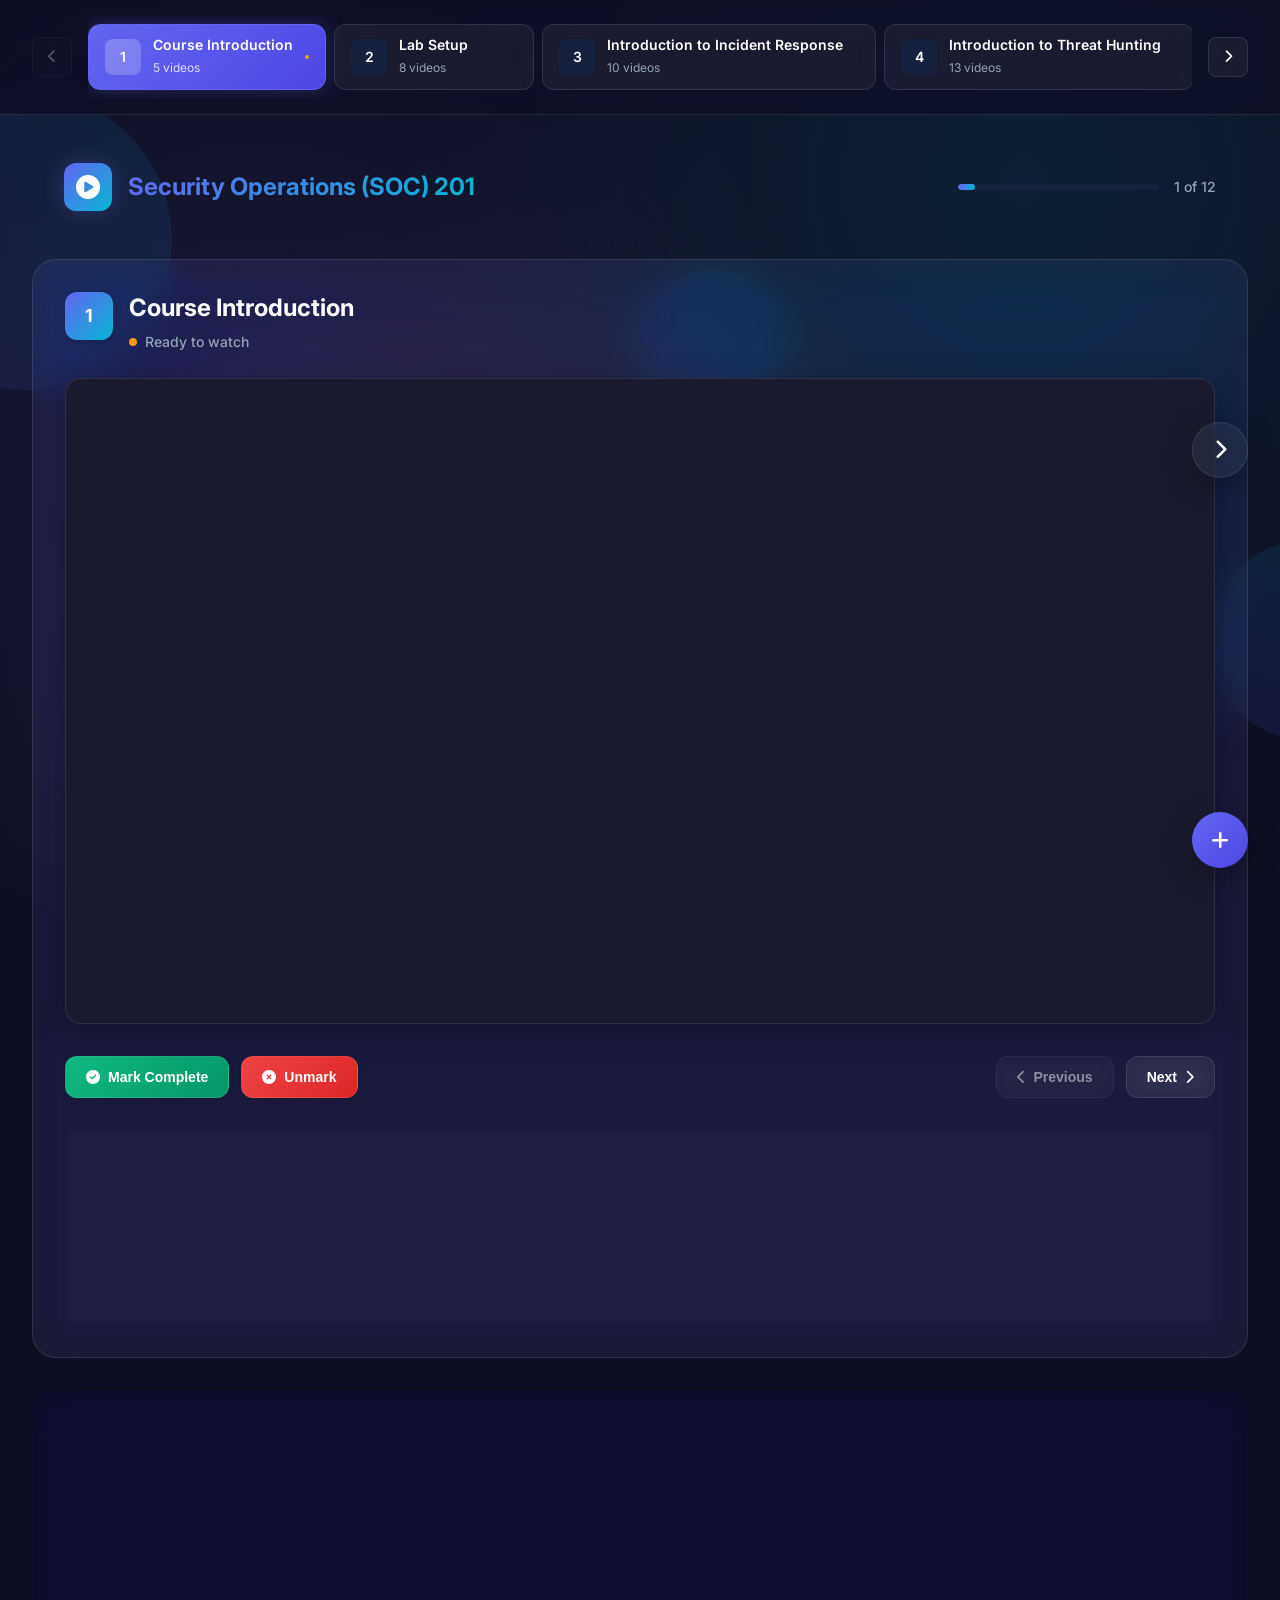
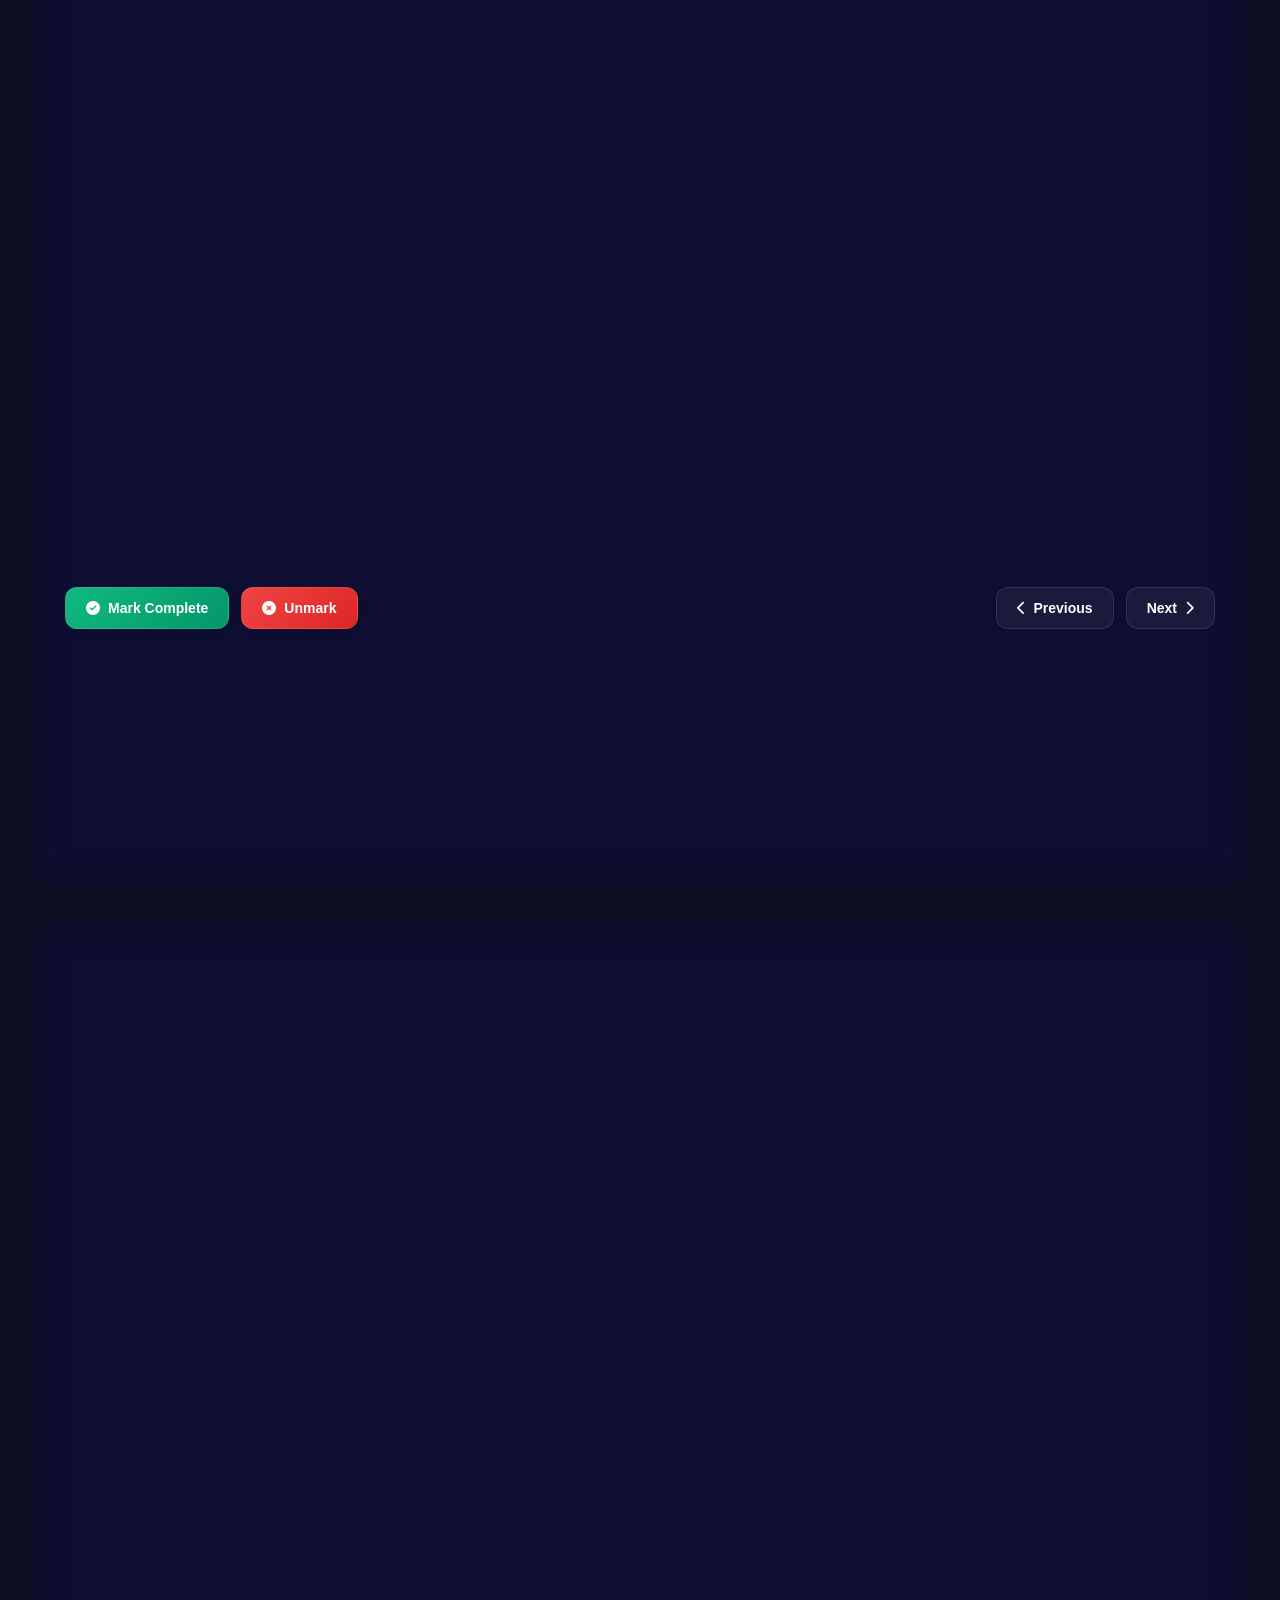
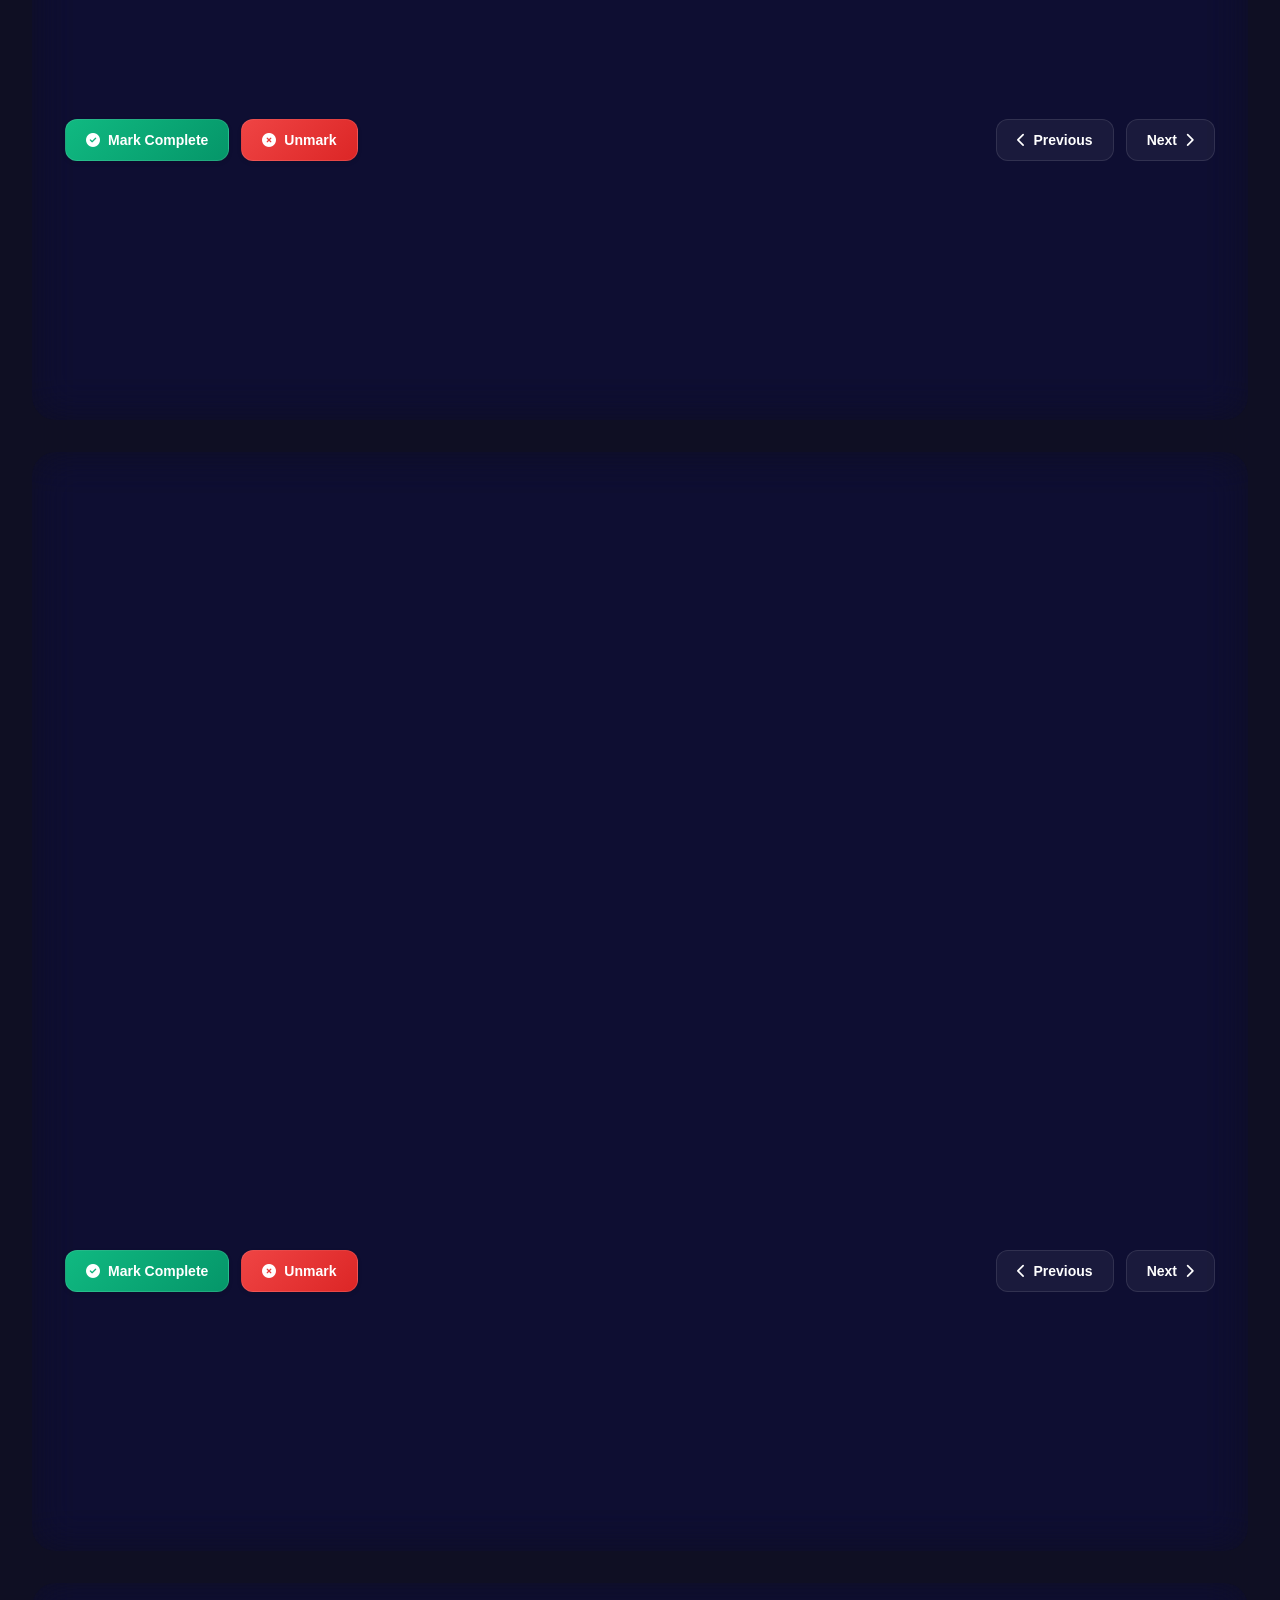
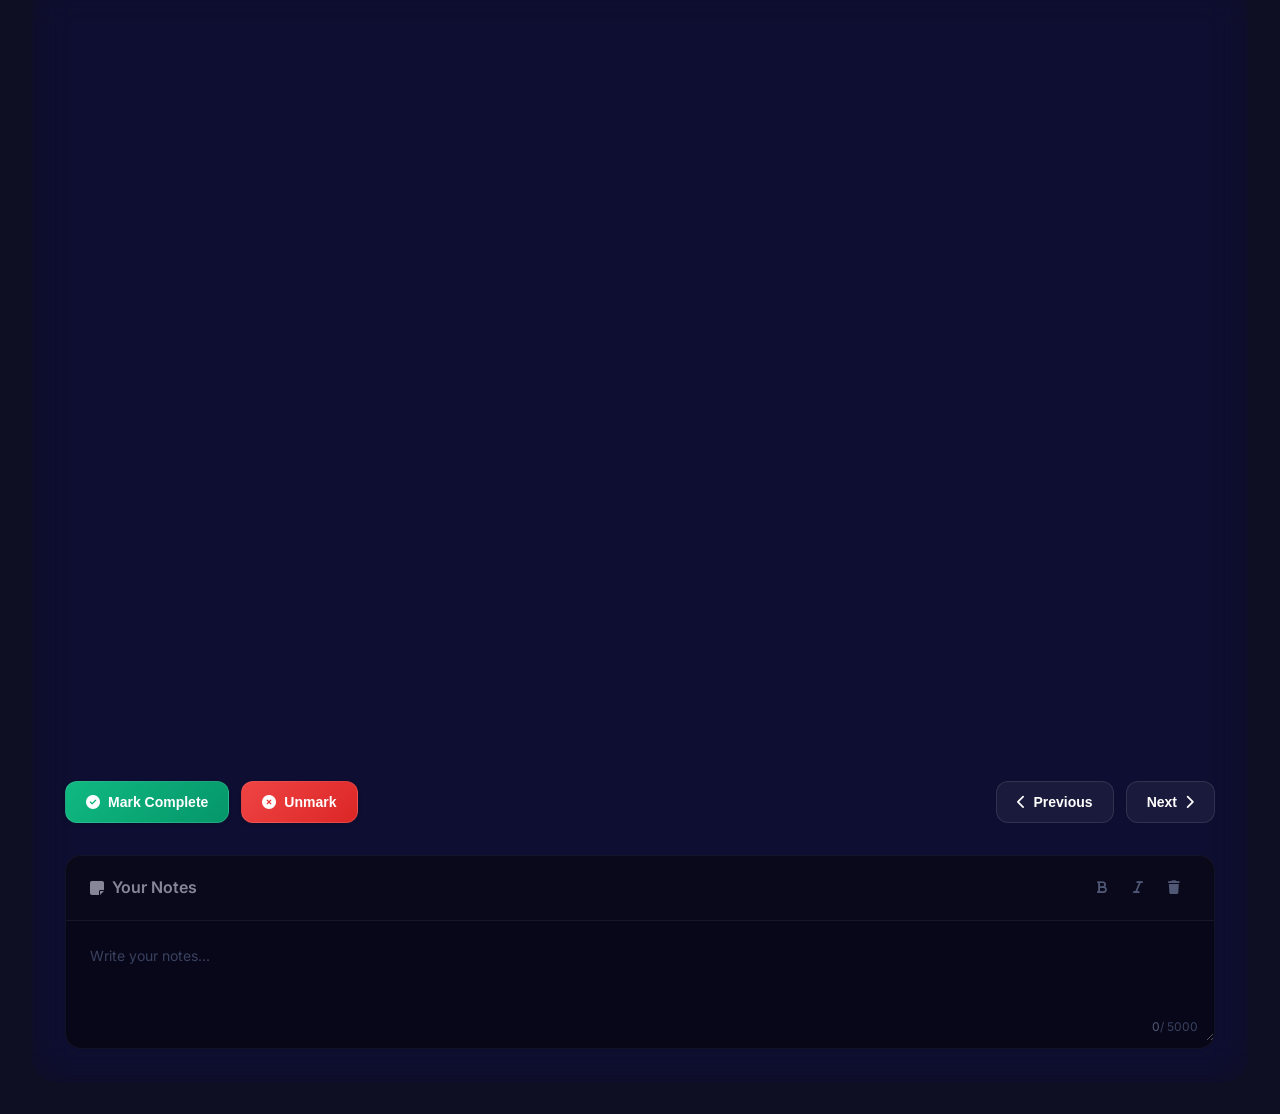
<file: index.html>
<!DOCTYPE html>

<html lang="en">
<head>
<meta charset="utf-8"/>
<meta content="width=device-width, initial-scale=1.0" name="viewport"/>
<title>Security Operations (SOC) 201</title>
<link href="styles.css" rel="stylesheet"/>
<link href="https://cdnjs.cloudflare.com/ajax/libs/font-awesome/6.4.0/css/all.min.css" rel="stylesheet"/>
<link href="https://fonts.googleapis.com/css2?family=Inter:wght@300;400;500;600;700&amp;display=swap" rel="stylesheet"/>
</head>
<body>
<div class="bg-gradient"></div>
<div class="floating-shapes">
<div class="shape shape-1"></div>
<div class="shape shape-2"></div>
<div class="shape shape-3"></div>
</div>
<header class="glassmorphism-header">
<nav class="modern-nav">
<div class="nav-container">
<button class="nav-scroll-btn left-scroll" id="leftScroll"><i class="fas fa-chevron-left"></i></button>
<ul class="nav-carousel" id="navCarousel">
<li class="nav-item active">
<a class="nav-link" href="index.html">
<div class="nav-icon"><span class="nav-number">1</span></div>
<div class="nav-content">
<span class="nav-title">Course Introduction</span>
<span class="nav-subtitle">5 videos</span>
</div>
<div class="nav-indicator"></div>
</a>
</li>
<li class="nav-item">
<a class="nav-link" href="s2.html">
<div class="nav-icon"><span class="nav-number">2</span></div>
<div class="nav-content">
<span class="nav-title">Lab Setup</span>
<span class="nav-subtitle">8 videos</span>
</div>
<div class="nav-indicator"></div>
</a>
</li>
<li class="nav-item">
<a class="nav-link" href="s3.html">
<div class="nav-icon"><span class="nav-number">3</span></div>
<div class="nav-content">
<span class="nav-title">Introduction to Incident Response</span>
<span class="nav-subtitle">10 videos</span>
</div>
<div class="nav-indicator"></div>
</a>
</li>
<li class="nav-item">
<a class="nav-link" href="s4.html">
<div class="nav-icon"><span class="nav-number">4</span></div>
<div class="nav-content">
<span class="nav-title">Introduction to Threat Hunting</span>
<span class="nav-subtitle">13 videos</span>
</div>
<div class="nav-indicator"></div>
</a>
</li>
<li class="nav-item">
<a class="nav-link" href="s5.html">
<div class="nav-icon"><span class="nav-number">5</span></div>
<div class="nav-content">
<span class="nav-title">Data Transformation</span>
<span class="nav-subtitle">15 videos</span>
</div>
<div class="nav-indicator"></div>
</a>
</li>
<li class="nav-item">
<a class="nav-link" href="s6.html">
<div class="nav-icon"><span class="nav-number">6</span></div>
<div class="nav-content">
<span class="nav-title">Understanding Anomalies</span>
<span class="nav-subtitle">12 videos</span>
</div>
<div class="nav-indicator"></div>
</a>
</li>
<li class="nav-item">
<a class="nav-link" href="s7.html">
<div class="nav-icon"><span class="nav-number">7</span></div>
<div class="nav-content">
<span class="nav-title">Dissecting Threat Reports</span>
<span class="nav-subtitle">6 videos</span>
</div>
<div class="nav-indicator"></div>
</a>
</li>
<li class="nav-item">
<a class="nav-link" href="s8.html">
<div class="nav-icon"><span class="nav-number">8</span></div>
<div class="nav-content">
<span class="nav-title">Threat Hunting Lab</span>
<span class="nav-subtitle">18 videos</span>
</div>
<div class="nav-indicator"></div>
</a>
</li>
<li class="nav-item">
<a class="nav-link" href="s9.html">
<div class="nav-icon"><span class="nav-number">9</span></div>
<div class="nav-content">
<span class="nav-title">Collection at Scale</span>
<span class="nav-subtitle">7 videos</span>
</div>
<div class="nav-indicator"></div>
</a>
</li>
<li class="nav-item">
<a class="nav-link" href="s10.html">
<div class="nav-icon"><span class="nav-number">10</span></div>
<div class="nav-content">
<span class="nav-title">PowerShell 101</span>
<span class="nav-subtitle">10 videos</span>
</div>
<div class="nav-indicator"></div>
</a>
</li>
<li class="nav-item">
<a class="nav-link" href="s11.html">
<div class="nav-icon"><span class="nav-number">11</span></div>
<div class="nav-content">
<span class="nav-title">PowerShell for Incident Response</span>
<span class="nav-subtitle">14 videos</span>
</div>
<div class="nav-indicator"></div>
</a>
</li>
<li class="nav-item">
<a class="nav-link" href="s12.html">
<div class="nav-icon"><span class="nav-number">12</span></div>
<div class="nav-content">
<span class="nav-title">Conclusion</span>
<span class="nav-subtitle">1 videos</span>
</div>
<div class="nav-indicator"></div>
</a>
</li></ul>
<button class="nav-scroll-btn right-scroll" id="rightScroll"><i class="fas fa-chevron-right"></i></button>
</div>
</nav>
</header>
<button class="floating-nav right-nav" onclick="navigate('s2.html')"><i class="fas fa-chevron-right"></i></button>
<main class="main-container">
<div class="content-wrapper">
<div class="header-content">
<div class="logo-section">
<div class="logo-icon"><i class="fas fa-play-circle"></i></div>
<h1 class="app-title">Security Operations (SOC) 201</h1>
</div>
<div class="progress-indicator">
<div class="progress-bar">
<div class="progress-fill" style="width: 8.333333333333332%"></div>
</div>
<span class="progress-text">1 of 12</span>
</div>
</div>

<section class="video-section glassmorphism" data-video-index="0" id="section1">
<div class="section-header">
<div class="video-info">
<div class="video-badge"><span class="badge-number">1</span></div>
<div class="video-meta">
<h2 class="video-title">Course Introduction</h2>
<div class="video-status">
<span class="status-dot"></span>
<span class="status-text">Ready to watch</span>
</div>
</div>
</div>
</div>
<div class="video-container modern-player">
<iframe allow="autoplay; fullscreen" allowfullscreen="" class="video-iframe" loading="lazy" src="https://drive.google.com/file/d/1YEJV0v-y1aETUZKPHZmUnWMW_97uvV9p/preview"></iframe>
</div>
<div class="section-actions">
<div class="action-group completion-group">
<button class="action-btn complete-btn" data-section="section1">
<div class="btn-content"><i class="fas fa-check-circle"></i><span>Mark Complete</span></div>
</button>
<button class="action-btn unmark-btn" data-section="section1">
<div class="btn-content"><i class="fas fa-times-circle"></i><span>Unmark</span></div>
</button>
</div>
<div class="action-group navigation-group">
<button class="action-btn nav-btn prev-btn" disabled="" onclick="navigateToSection('prev', 0)">
<div class="btn-content"><i class="fas fa-chevron-left"></i><span>Previous</span></div>
</button>
<button class="action-btn nav-btn next-btn" onclick="navigateToSection('next', 0)">
<div class="btn-content"><span>Next</span><i class="fas fa-chevron-right"></i></div>
</button>
</div>
</div>
<div class="notes-container">
<div class="notes-header">
<div class="notes-title"><i class="fas fa-sticky-note"></i><span>Your Notes</span></div>
<div class="notes-tools">
<button class="tool-btn" id="bold-1" title="Bold"><i class="fas fa-bold"></i></button>
<button class="tool-btn" id="italic-1" title="Italic"><i class="fas fa-italic"></i></button>
<button class="tool-btn" id="clear-1" title="Clear Notes"><i class="fas fa-trash"></i></button>
</div>
</div>
<div class="notes-input-container">
<textarea class="notes-input" data-video-id="1" id="notes1" placeholder="Write your notes..."></textarea>
<div class="notes-counter"><span class="char-count">0</span><span class="char-limit">/ 5000</span></div>
</div>
</div>
</section>
<section class="video-section glassmorphism" data-video-index="1" id="section2">
<div class="section-header">
<div class="video-info">
<div class="video-badge"><span class="badge-number">2</span></div>
<div class="video-meta">
<h2 class="video-title">About the Instructor</h2>
<div class="video-status">
<span class="status-dot"></span>
<span class="status-text">Ready to watch</span>
</div>
</div>
</div>
</div>
<div class="video-container modern-player">
<iframe allow="autoplay; fullscreen" allowfullscreen="" class="video-iframe" loading="lazy" src="https://drive.google.com/file/d/1pbYGpLm7VTDEXIPqS1wDyc5Kblpcd7b9/preview"></iframe>
</div>
<div class="section-actions">
<div class="action-group completion-group">
<button class="action-btn complete-btn" data-section="section2">
<div class="btn-content"><i class="fas fa-check-circle"></i><span>Mark Complete</span></div>
</button>
<button class="action-btn unmark-btn" data-section="section2">
<div class="btn-content"><i class="fas fa-times-circle"></i><span>Unmark</span></div>
</button>
</div>
<div class="action-group navigation-group">
<button class="action-btn nav-btn prev-btn" onclick="navigateToSection('prev', 1)">
<div class="btn-content"><i class="fas fa-chevron-left"></i><span>Previous</span></div>
</button>
<button class="action-btn nav-btn next-btn" onclick="navigateToSection('next', 1)">
<div class="btn-content"><span>Next</span><i class="fas fa-chevron-right"></i></div>
</button>
</div>
</div>
<div class="notes-container">
<div class="notes-header">
<div class="notes-title"><i class="fas fa-sticky-note"></i><span>Your Notes</span></div>
<div class="notes-tools">
<button class="tool-btn" id="bold-2" title="Bold"><i class="fas fa-bold"></i></button>
<button class="tool-btn" id="italic-2" title="Italic"><i class="fas fa-italic"></i></button>
<button class="tool-btn" id="clear-2" title="Clear Notes"><i class="fas fa-trash"></i></button>
</div>
</div>
<div class="notes-input-container">
<textarea class="notes-input" data-video-id="2" id="notes2" placeholder="Write your notes..."></textarea>
<div class="notes-counter"><span class="char-count">0</span><span class="char-limit">/ 5000</span></div>
</div>
</div>
</section>
<section class="video-section glassmorphism" data-video-index="2" id="section3">
<div class="section-header">
<div class="video-info">
<div class="video-badge"><span class="badge-number">3</span></div>
<div class="video-meta">
<h2 class="video-title">The Modern Adversary </h2>
<div class="video-status">
<span class="status-dot"></span>
<span class="status-text">Ready to watch</span>
</div>
</div>
</div>
</div>
<div class="video-container modern-player">
<iframe allow="autoplay; fullscreen" allowfullscreen="" class="video-iframe" loading="lazy" src="https://drive.google.com/file/d/1Ir4YO8j2-nR2gBzZxiWPRlQ7Ptg5TUtc/preview"></iframe>
</div>
<div class="section-actions">
<div class="action-group completion-group">
<button class="action-btn complete-btn" data-section="section3">
<div class="btn-content"><i class="fas fa-check-circle"></i><span>Mark Complete</span></div>
</button>
<button class="action-btn unmark-btn" data-section="section3">
<div class="btn-content"><i class="fas fa-times-circle"></i><span>Unmark</span></div>
</button>
</div>
<div class="action-group navigation-group">
<button class="action-btn nav-btn prev-btn" onclick="navigateToSection('prev', 2)">
<div class="btn-content"><i class="fas fa-chevron-left"></i><span>Previous</span></div>
</button>
<button class="action-btn nav-btn next-btn" onclick="navigateToSection('next', 2)">
<div class="btn-content"><span>Next</span><i class="fas fa-chevron-right"></i></div>
</button>
</div>
</div>
<div class="notes-container">
<div class="notes-header">
<div class="notes-title"><i class="fas fa-sticky-note"></i><span>Your Notes</span></div>
<div class="notes-tools">
<button class="tool-btn" id="bold-3" title="Bold"><i class="fas fa-bold"></i></button>
<button class="tool-btn" id="italic-3" title="Italic"><i class="fas fa-italic"></i></button>
<button class="tool-btn" id="clear-3" title="Clear Notes"><i class="fas fa-trash"></i></button>
</div>
</div>
<div class="notes-input-container">
<textarea class="notes-input" data-video-id="3" id="notes3" placeholder="Write your notes..."></textarea>
<div class="notes-counter"><span class="char-count">0</span><span class="char-limit">/ 5000</span></div>
</div>
</div>
</section>
<section class="video-section glassmorphism" data-video-index="3" id="section4">
<div class="section-header">
<div class="video-info">
<div class="video-badge"><span class="badge-number">4</span></div>
<div class="video-meta">
<h2 class="video-title">The SOC 201 Methodology</h2>
<div class="video-status">
<span class="status-dot"></span>
<span class="status-text">Ready to watch</span>
</div>
</div>
</div>
</div>
<div class="video-container modern-player">
<iframe allow="autoplay; fullscreen" allowfullscreen="" class="video-iframe" loading="lazy" src="https://drive.google.com/file/d/1ymESuMepsaAg-x6nXGDRpo-k68C4aGU3/preview"></iframe>
</div>
<div class="section-actions">
<div class="action-group completion-group">
<button class="action-btn complete-btn" data-section="section4">
<div class="btn-content"><i class="fas fa-check-circle"></i><span>Mark Complete</span></div>
</button>
<button class="action-btn unmark-btn" data-section="section4">
<div class="btn-content"><i class="fas fa-times-circle"></i><span>Unmark</span></div>
</button>
</div>
<div class="action-group navigation-group">
<button class="action-btn nav-btn prev-btn" onclick="navigateToSection('prev', 3)">
<div class="btn-content"><i class="fas fa-chevron-left"></i><span>Previous</span></div>
</button>
<button class="action-btn nav-btn next-btn" onclick="navigateToSection('next', 3)">
<div class="btn-content"><span>Next</span><i class="fas fa-chevron-right"></i></div>
</button>
</div>
</div>
<div class="notes-container">
<div class="notes-header">
<div class="notes-title"><i class="fas fa-sticky-note"></i><span>Your Notes</span></div>
<div class="notes-tools">
<button class="tool-btn" id="bold-4" title="Bold"><i class="fas fa-bold"></i></button>
<button class="tool-btn" id="italic-4" title="Italic"><i class="fas fa-italic"></i></button>
<button class="tool-btn" id="clear-4" title="Clear Notes"><i class="fas fa-trash"></i></button>
</div>
</div>
<div class="notes-input-container">
<textarea class="notes-input" data-video-id="4" id="notes4" placeholder="Write your notes..."></textarea>
<div class="notes-counter"><span class="char-count">0</span><span class="char-limit">/ 5000</span></div>
</div>
</div>
</section>
<section class="video-section glassmorphism" data-video-index="4" id="section5">
<div class="section-header">
<div class="video-info">
<div class="video-badge"><span class="badge-number">5</span></div>
<div class="video-meta">
<h2 class="video-title">Course Support</h2>
<div class="video-status">
<span class="status-dot"></span>
<span class="status-text">Ready to watch</span>
</div>
</div>
</div>
</div>
<div class="video-container modern-player">
<iframe allow="autoplay; fullscreen" allowfullscreen="" class="video-iframe" loading="lazy" src="https://drive.google.com/file/d/1EnlRZlZguJfNbA97GfAmyiOK_ffuB9r5/preview"></iframe>
</div>
<div class="section-actions">
<div class="action-group completion-group">
<button class="action-btn complete-btn" data-section="section5">
<div class="btn-content"><i class="fas fa-check-circle"></i><span>Mark Complete</span></div>
</button>
<button class="action-btn unmark-btn" data-section="section5">
<div class="btn-content"><i class="fas fa-times-circle"></i><span>Unmark</span></div>
</button>
</div>
<div class="action-group navigation-group">
<button class="action-btn nav-btn prev-btn" onclick="navigateToSection('prev', 4)">
<div class="btn-content"><i class="fas fa-chevron-left"></i><span>Previous</span></div>
</button>
<button class="action-btn nav-btn next-btn" onclick="navigateToSection('next', 4)">
<div class="btn-content"><span>Next</span><i class="fas fa-chevron-right"></i></div>
</button>
</div>
</div>
<div class="notes-container">
<div class="notes-header">
<div class="notes-title"><i class="fas fa-sticky-note"></i><span>Your Notes</span></div>
<div class="notes-tools">
<button class="tool-btn" id="bold-5" title="Bold"><i class="fas fa-bold"></i></button>
<button class="tool-btn" id="italic-5" title="Italic"><i class="fas fa-italic"></i></button>
<button class="tool-btn" id="clear-5" title="Clear Notes"><i class="fas fa-trash"></i></button>
</div>
</div>
<div class="notes-input-container">
<textarea class="notes-input" data-video-id="5" id="notes5" placeholder="Write your notes..."></textarea>
<div class="notes-counter"><span class="char-count">0</span><span class="char-limit">/ 5000</span></div>
</div>
</div>
</section></div>
</main>
<div class="fab-container">
<div class="fab-menu">
<button class="fab main-fab" id="mainFab"><i class="fas fa-plus"></i></button>
<div class="fab-options">
<button class="fab option-fab" id="exportButton" title="Export Progress"><i class="fas fa-download"></i></button>
<button class="fab option-fab" id="importDataButton" title="Import Progress"><i class="fas fa-upload"></i></button>
<button class="fab option-fab home-fab" onclick="window.location.href='https://brahimsaa.github.io/all';" title="Home"><i class="fas fa-home"></i></button>
</div>
</div>
</div>
<input accept=".json" id="importButton" style="display: none;" type="file"/>
<div class="loading-overlay" id="loadingOverlay">
<div class="loading-spinner">
<div class="spinner"></div>
<p>Loading content...</p>
</div>
</div>
<script src="script.js"></script>
</body>
</html>
</file>
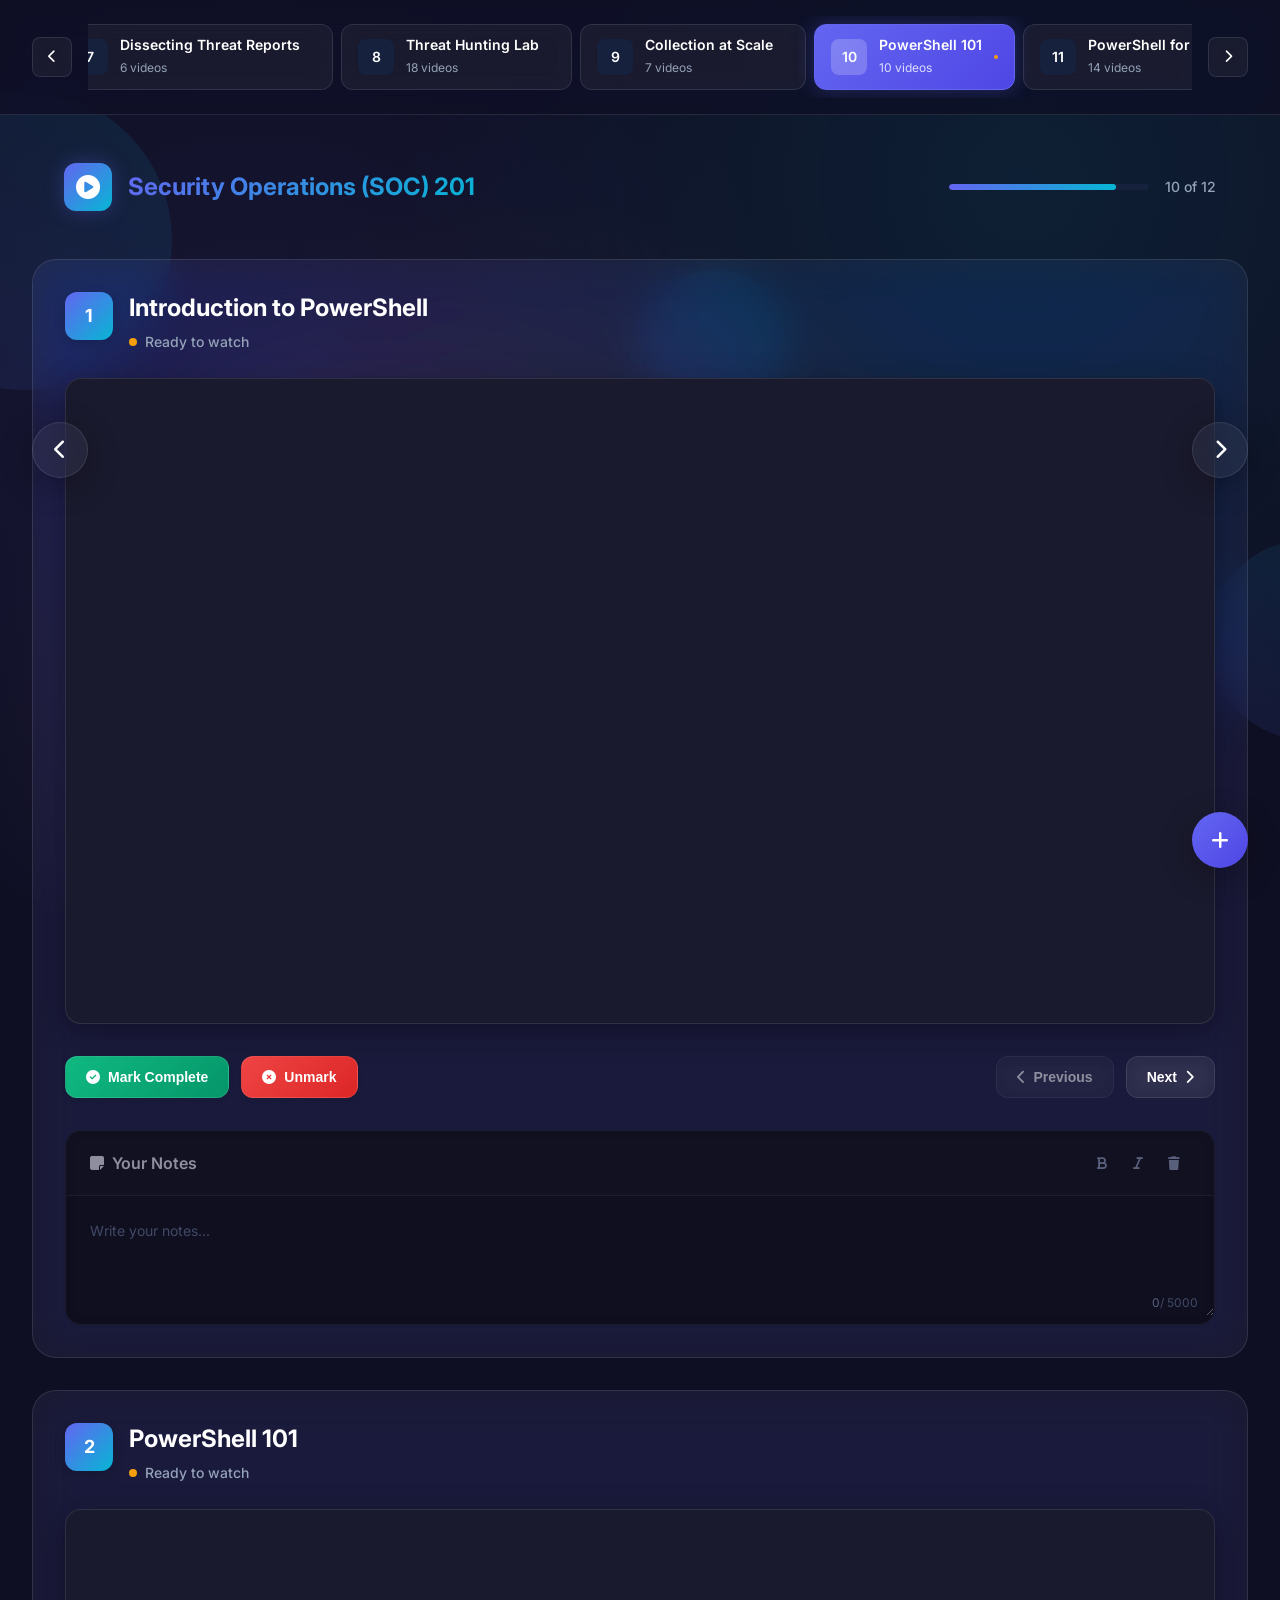
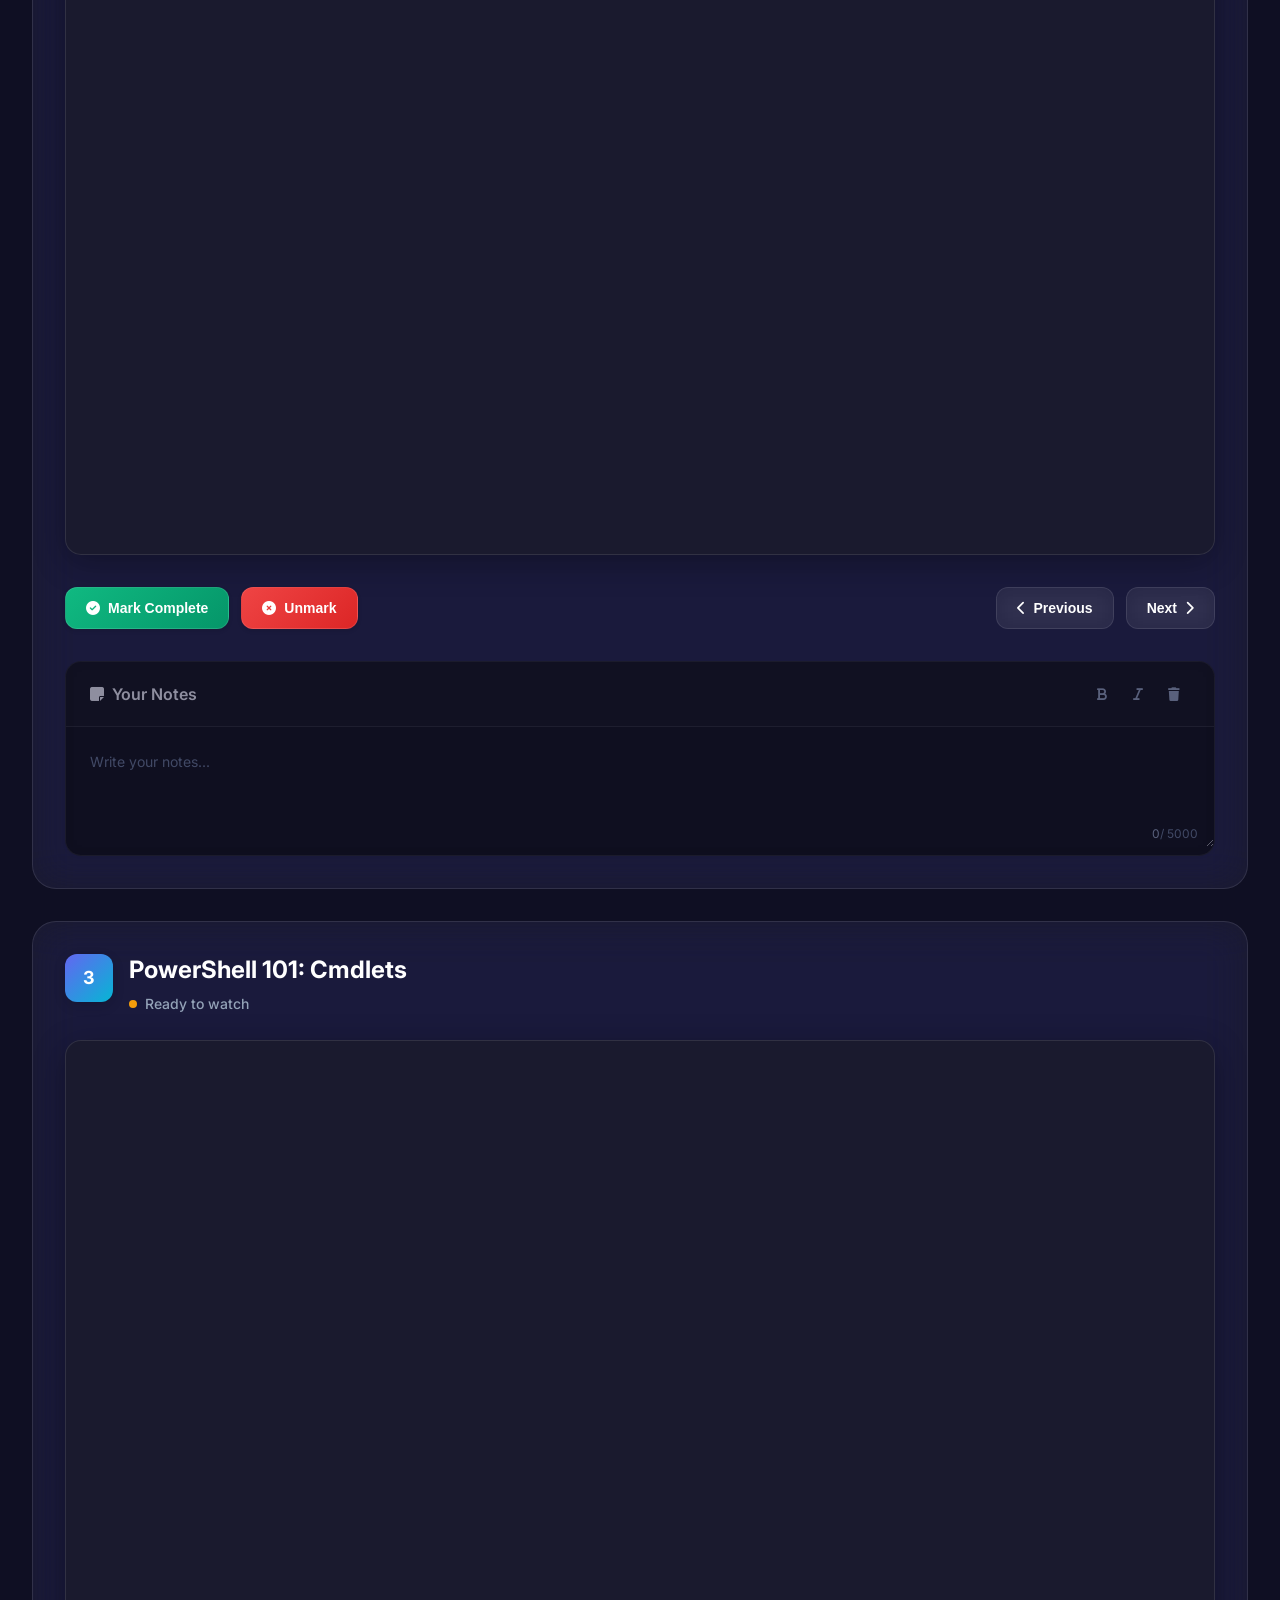
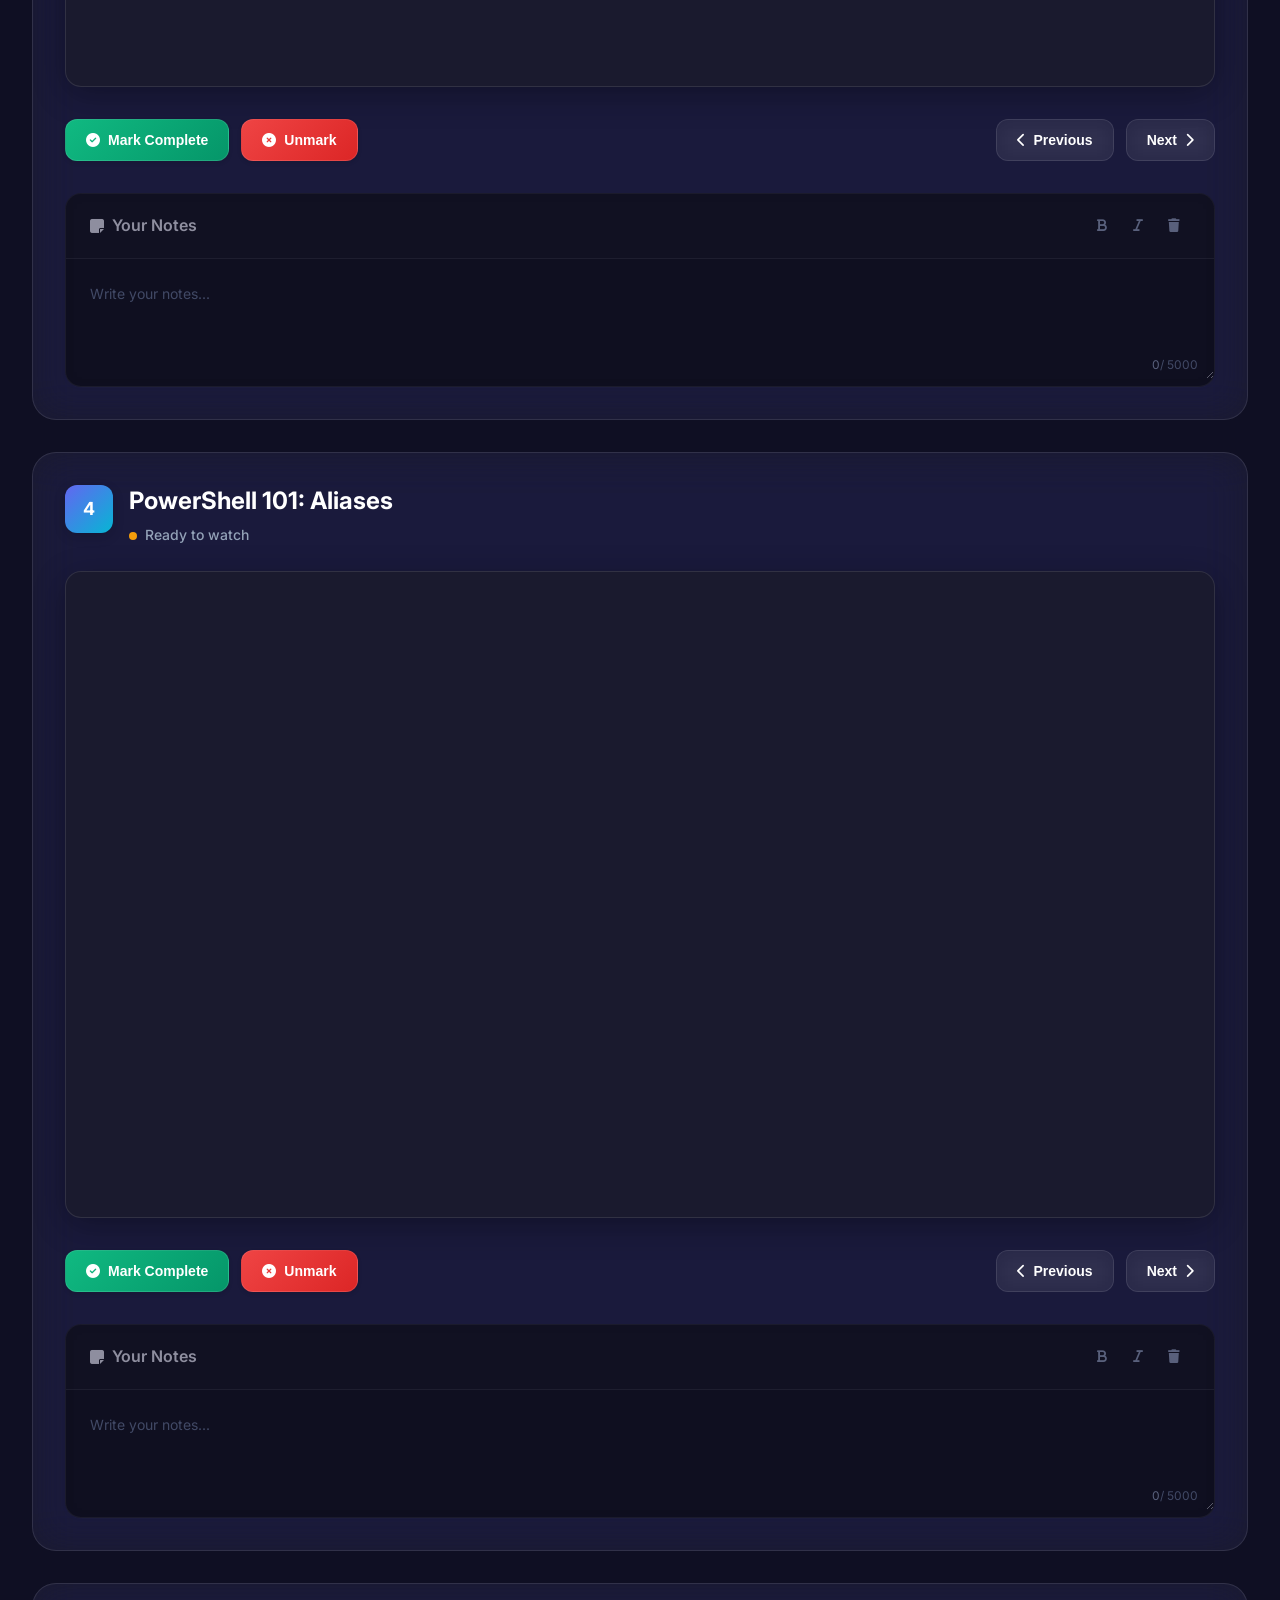
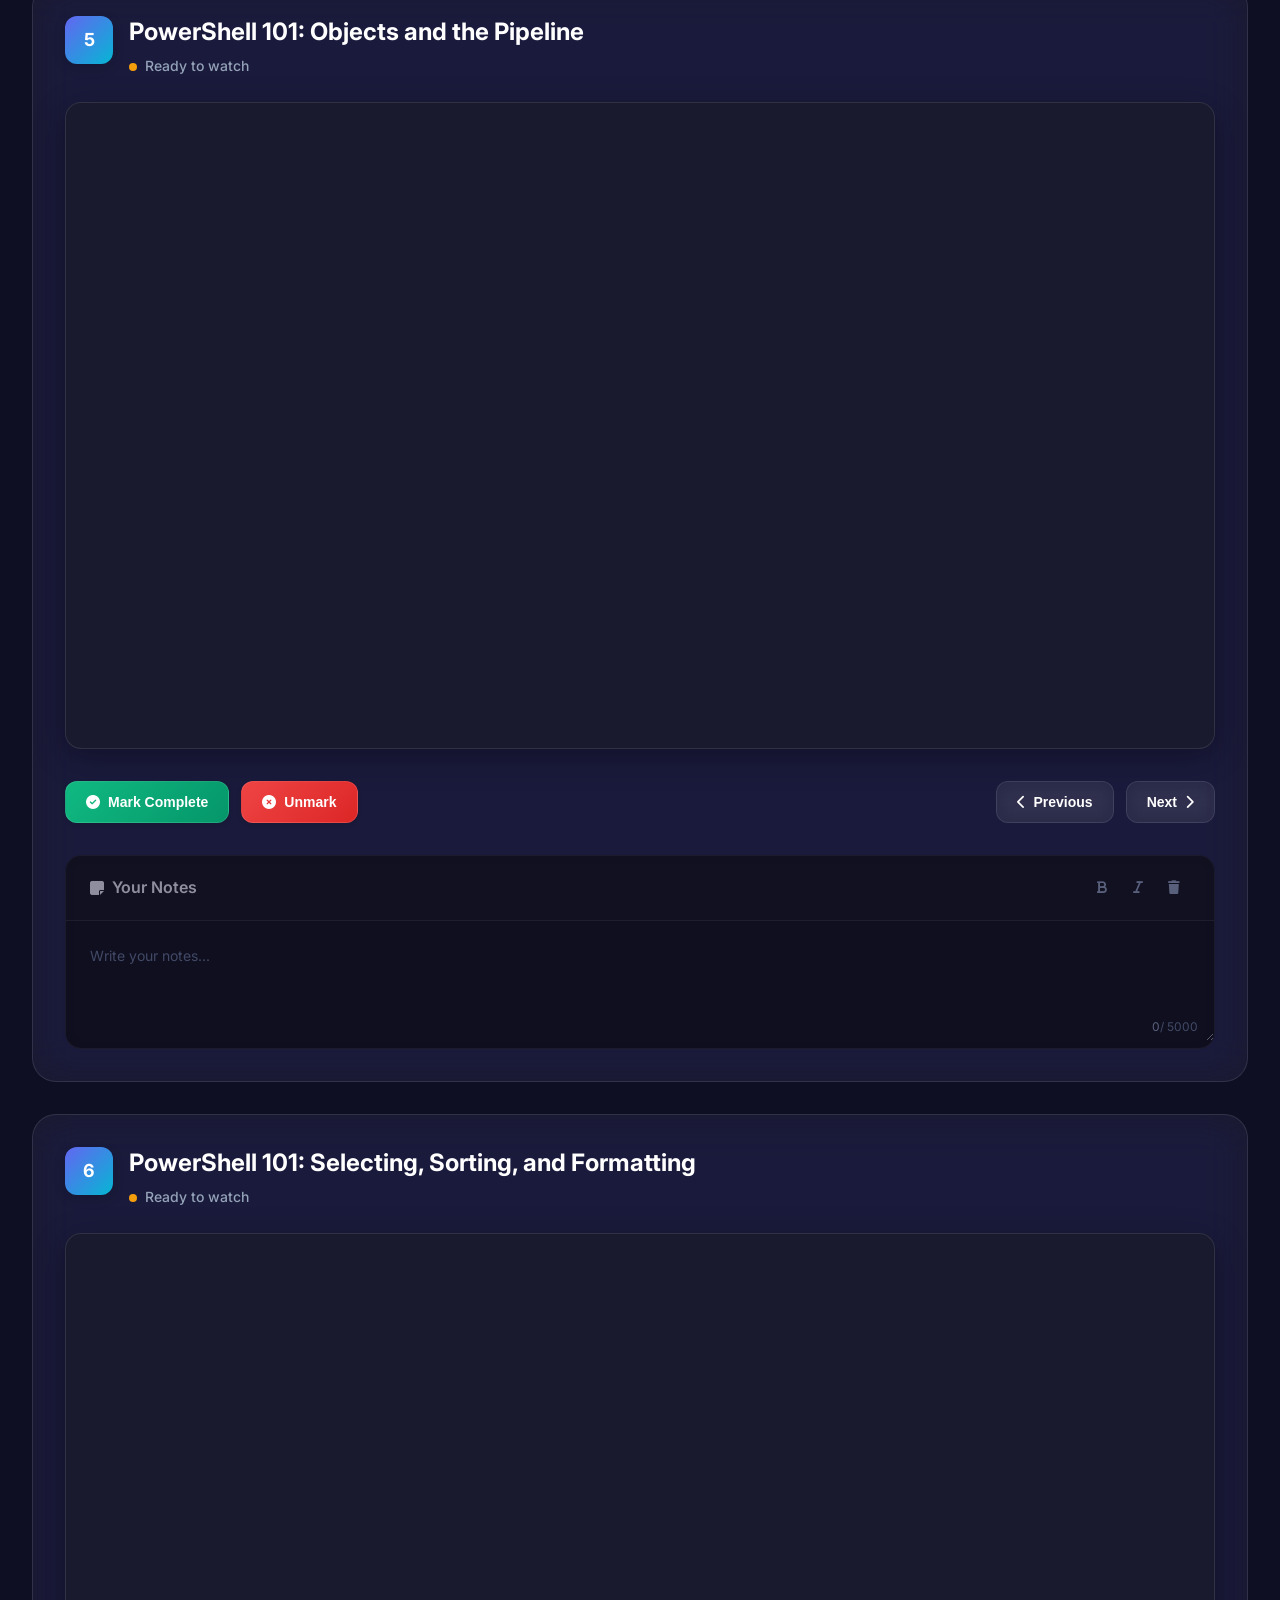
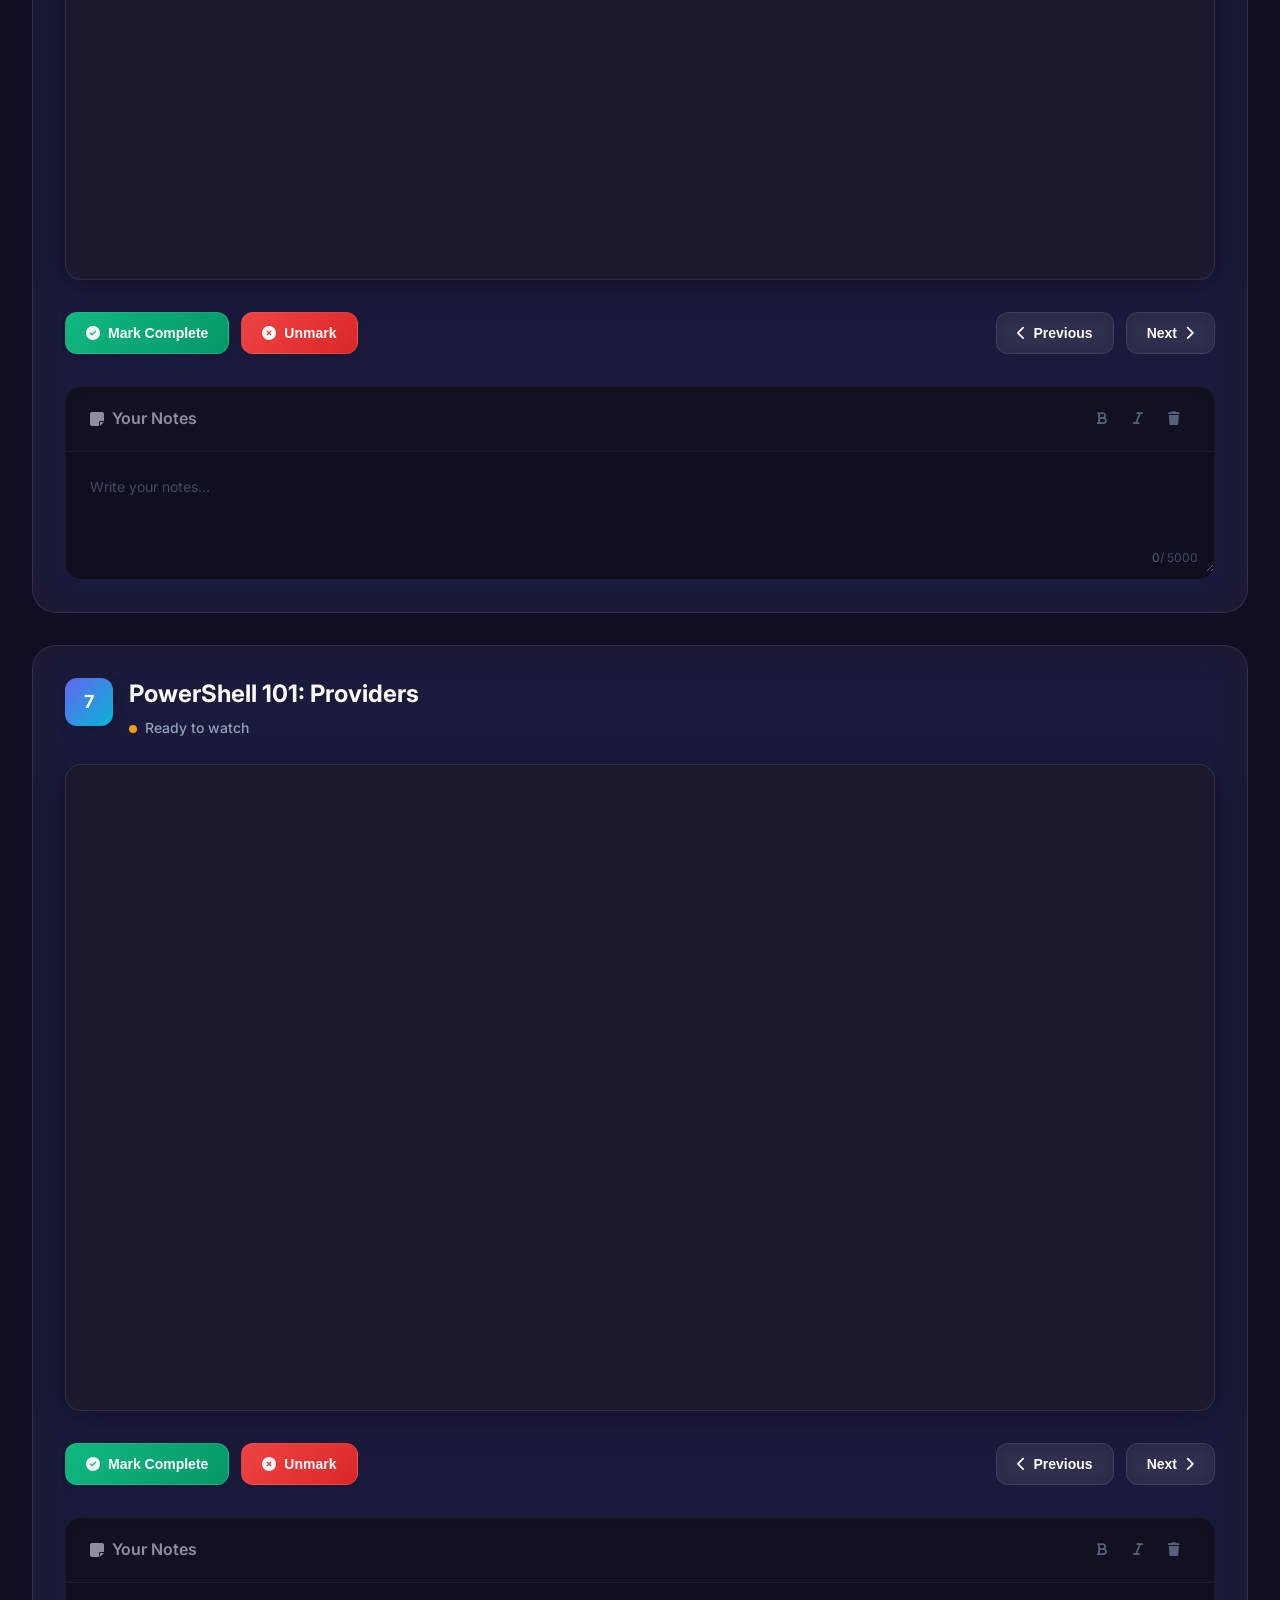
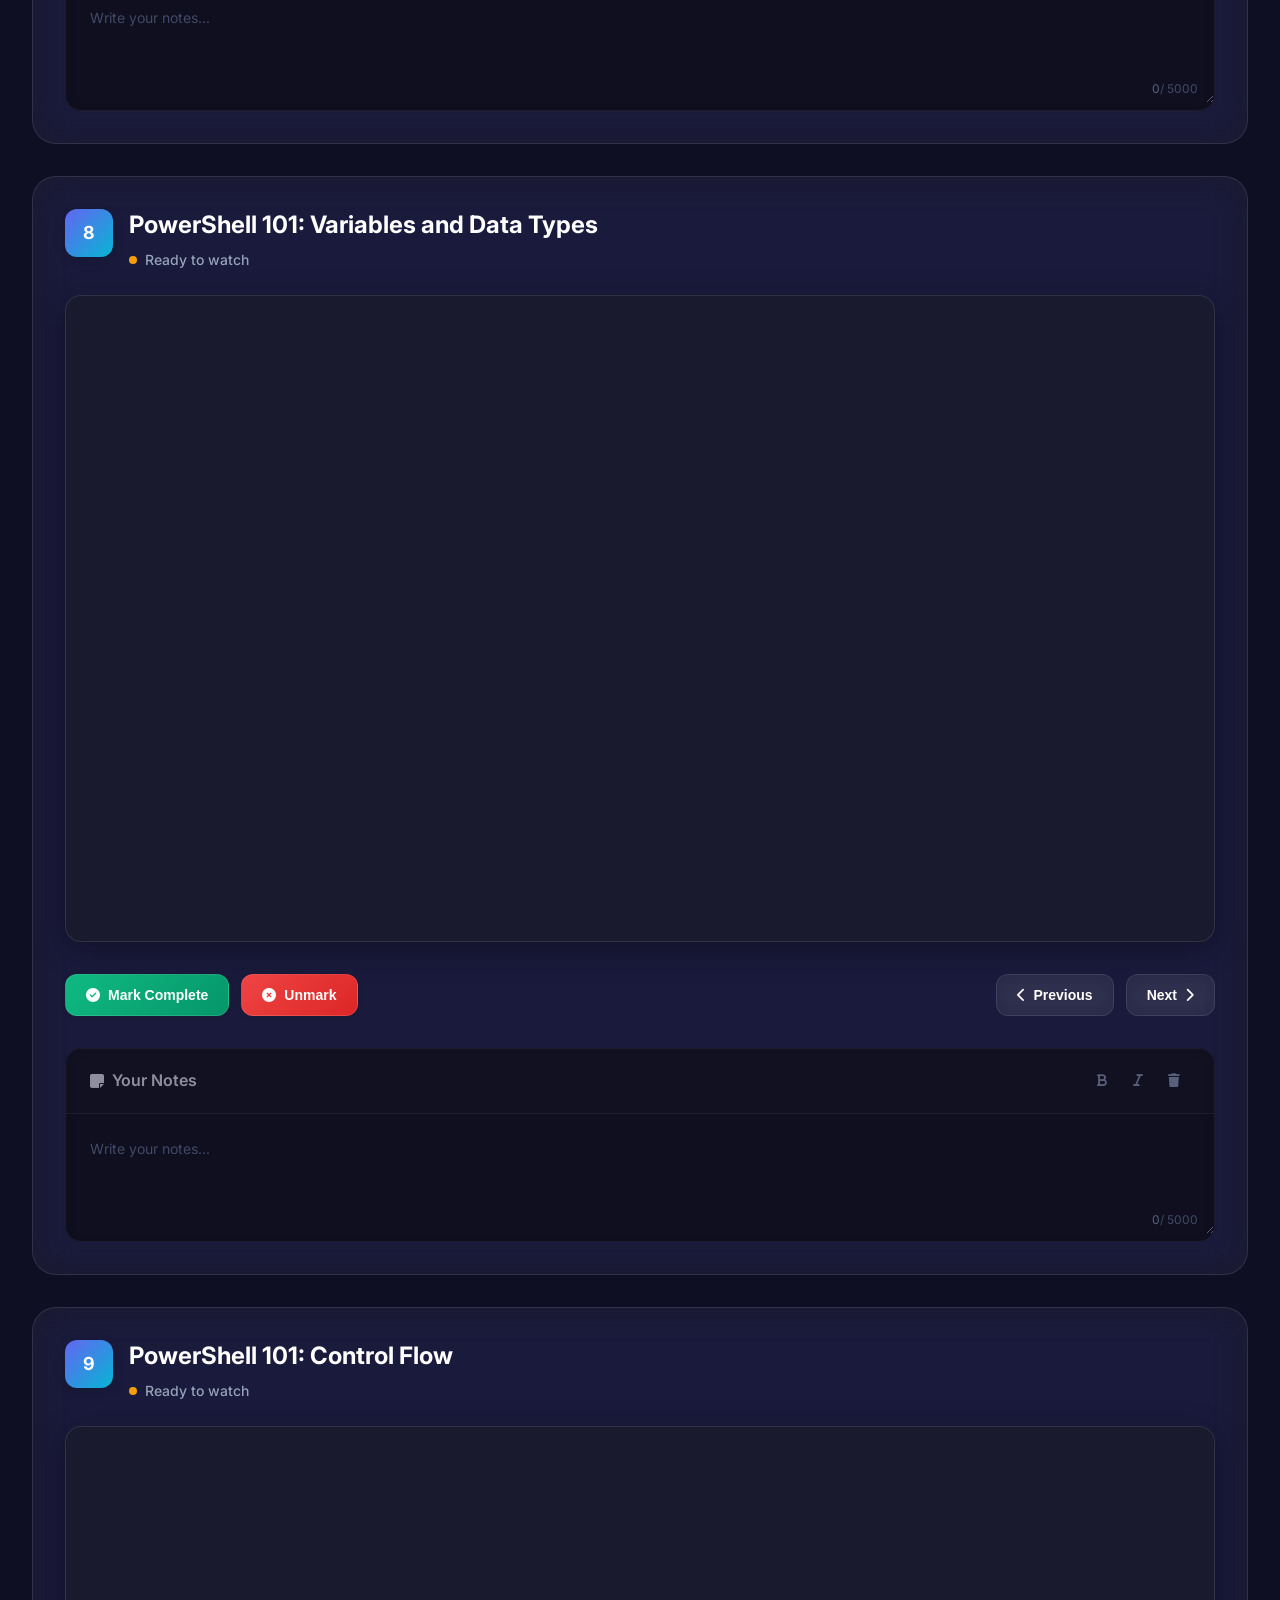
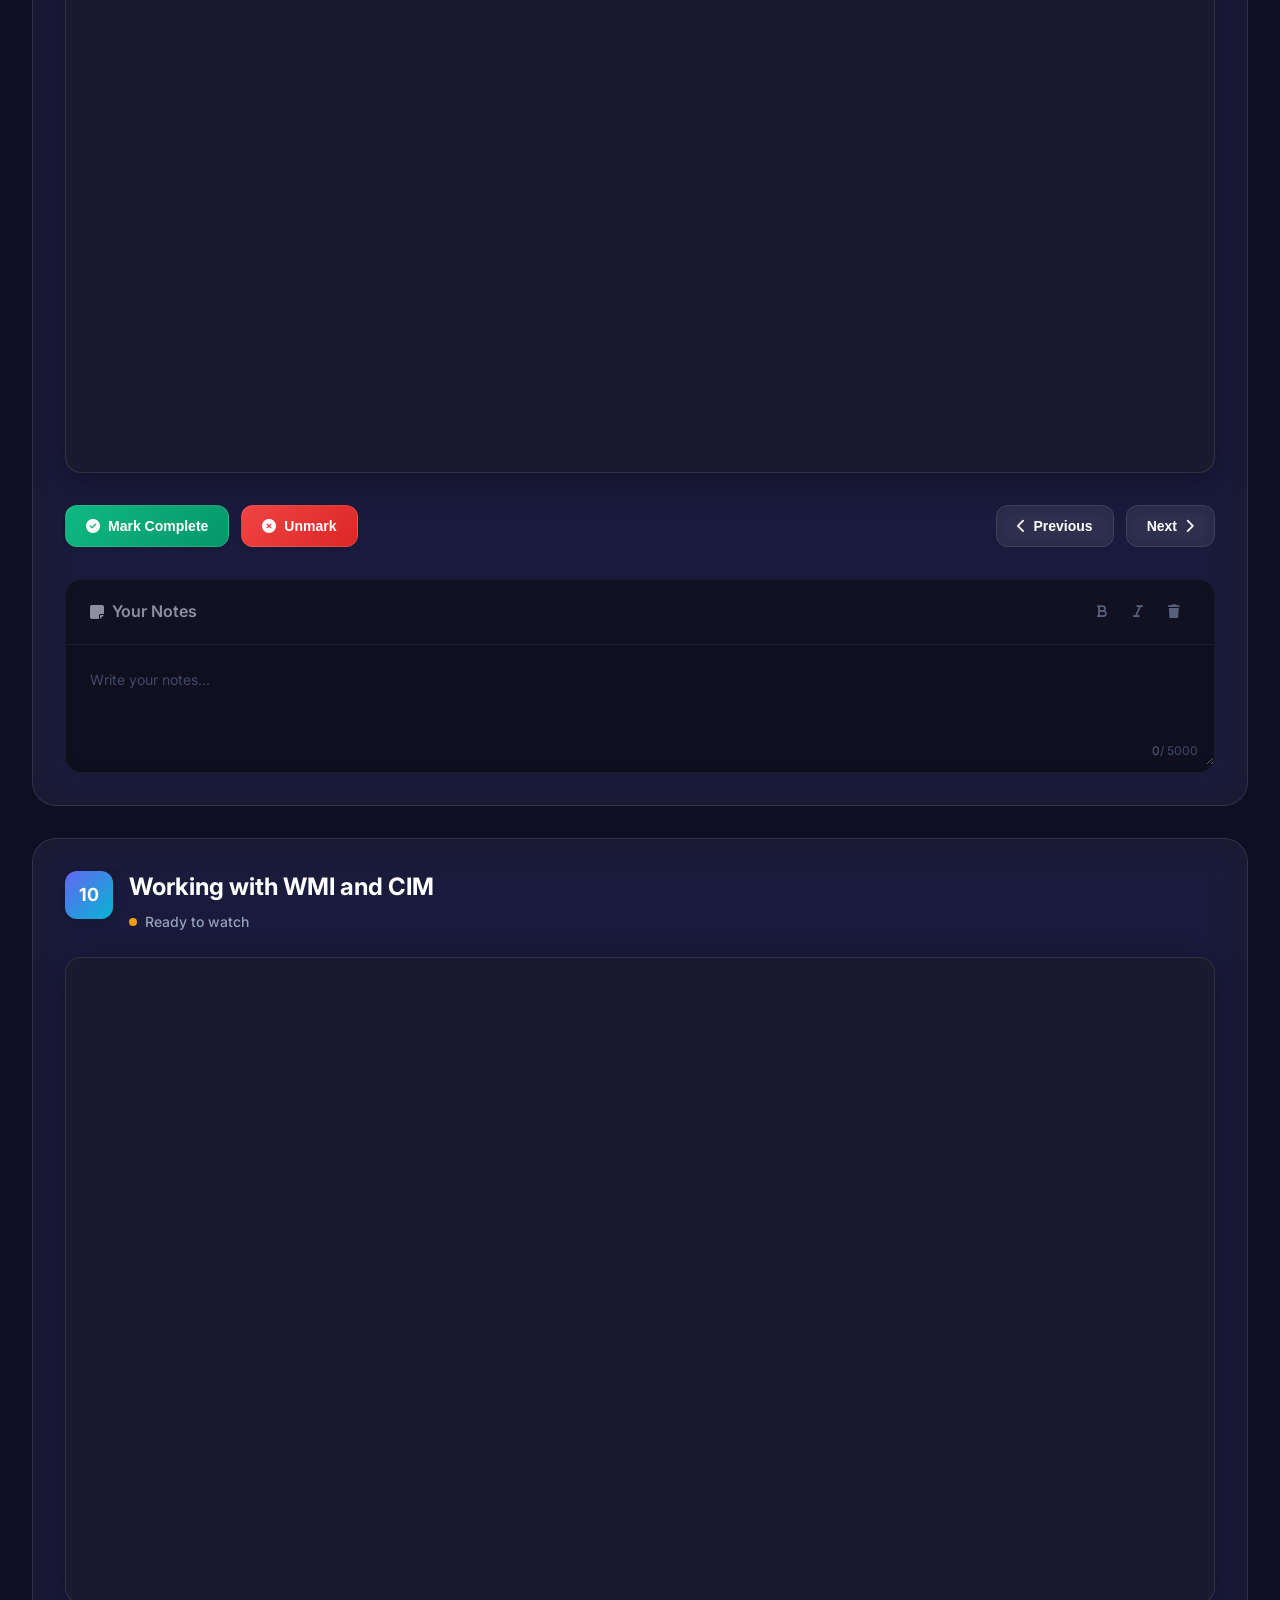
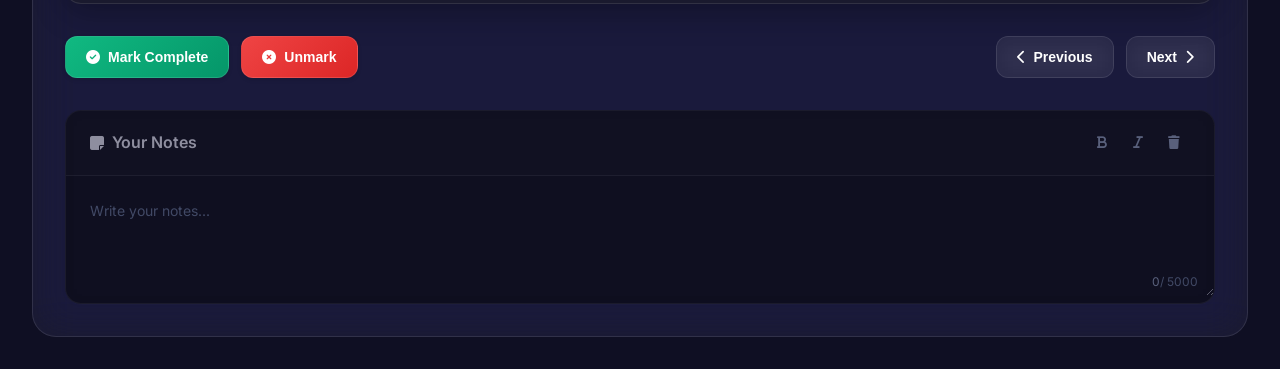
<file: s10.html>
<!DOCTYPE html>

<html lang="en">
<head>
<meta charset="utf-8"/>
<meta content="width=device-width, initial-scale=1.0" name="viewport"/>
<title>Security Operations (SOC) 201</title>
<link href="styles.css" rel="stylesheet"/>
<link href="https://cdnjs.cloudflare.com/ajax/libs/font-awesome/6.4.0/css/all.min.css" rel="stylesheet"/>
<link href="https://fonts.googleapis.com/css2?family=Inter:wght@300;400;500;600;700&amp;display=swap" rel="stylesheet"/>
</head>
<body>
<div class="bg-gradient"></div>
<div class="floating-shapes">
<div class="shape shape-1"></div>
<div class="shape shape-2"></div>
<div class="shape shape-3"></div>
</div>
<header class="glassmorphism-header">
<nav class="modern-nav">
<div class="nav-container">
<button class="nav-scroll-btn left-scroll" id="leftScroll"><i class="fas fa-chevron-left"></i></button>
<ul class="nav-carousel" id="navCarousel">
<li class="nav-item">
<a class="nav-link" href="index.html">
<div class="nav-icon"><span class="nav-number">1</span></div>
<div class="nav-content">
<span class="nav-title">Course Introduction</span>
<span class="nav-subtitle">5 videos</span>
</div>
<div class="nav-indicator"></div>
</a>
</li>
<li class="nav-item">
<a class="nav-link" href="s2.html">
<div class="nav-icon"><span class="nav-number">2</span></div>
<div class="nav-content">
<span class="nav-title">Lab Setup</span>
<span class="nav-subtitle">8 videos</span>
</div>
<div class="nav-indicator"></div>
</a>
</li>
<li class="nav-item">
<a class="nav-link" href="s3.html">
<div class="nav-icon"><span class="nav-number">3</span></div>
<div class="nav-content">
<span class="nav-title">Introduction to Incident Response</span>
<span class="nav-subtitle">10 videos</span>
</div>
<div class="nav-indicator"></div>
</a>
</li>
<li class="nav-item">
<a class="nav-link" href="s4.html">
<div class="nav-icon"><span class="nav-number">4</span></div>
<div class="nav-content">
<span class="nav-title">Introduction to Threat Hunting</span>
<span class="nav-subtitle">13 videos</span>
</div>
<div class="nav-indicator"></div>
</a>
</li>
<li class="nav-item">
<a class="nav-link" href="s5.html">
<div class="nav-icon"><span class="nav-number">5</span></div>
<div class="nav-content">
<span class="nav-title">Data Transformation</span>
<span class="nav-subtitle">15 videos</span>
</div>
<div class="nav-indicator"></div>
</a>
</li>
<li class="nav-item">
<a class="nav-link" href="s6.html">
<div class="nav-icon"><span class="nav-number">6</span></div>
<div class="nav-content">
<span class="nav-title">Understanding Anomalies</span>
<span class="nav-subtitle">12 videos</span>
</div>
<div class="nav-indicator"></div>
</a>
</li>
<li class="nav-item">
<a class="nav-link" href="s7.html">
<div class="nav-icon"><span class="nav-number">7</span></div>
<div class="nav-content">
<span class="nav-title">Dissecting Threat Reports</span>
<span class="nav-subtitle">6 videos</span>
</div>
<div class="nav-indicator"></div>
</a>
</li>
<li class="nav-item">
<a class="nav-link" href="s8.html">
<div class="nav-icon"><span class="nav-number">8</span></div>
<div class="nav-content">
<span class="nav-title">Threat Hunting Lab</span>
<span class="nav-subtitle">18 videos</span>
</div>
<div class="nav-indicator"></div>
</a>
</li>
<li class="nav-item">
<a class="nav-link" href="s9.html">
<div class="nav-icon"><span class="nav-number">9</span></div>
<div class="nav-content">
<span class="nav-title">Collection at Scale</span>
<span class="nav-subtitle">7 videos</span>
</div>
<div class="nav-indicator"></div>
</a>
</li>
<li class="nav-item active">
<a class="nav-link" href="s10.html">
<div class="nav-icon"><span class="nav-number">10</span></div>
<div class="nav-content">
<span class="nav-title">PowerShell 101</span>
<span class="nav-subtitle">10 videos</span>
</div>
<div class="nav-indicator"></div>
</a>
</li>
<li class="nav-item">
<a class="nav-link" href="s11.html">
<div class="nav-icon"><span class="nav-number">11</span></div>
<div class="nav-content">
<span class="nav-title">PowerShell for Incident Response</span>
<span class="nav-subtitle">14 videos</span>
</div>
<div class="nav-indicator"></div>
</a>
</li>
<li class="nav-item">
<a class="nav-link" href="s12.html">
<div class="nav-icon"><span class="nav-number">12</span></div>
<div class="nav-content">
<span class="nav-title">Conclusion</span>
<span class="nav-subtitle">1 videos</span>
</div>
<div class="nav-indicator"></div>
</a>
</li></ul>
<button class="nav-scroll-btn right-scroll" id="rightScroll"><i class="fas fa-chevron-right"></i></button>
</div>
</nav>
</header>
<button class="floating-nav left-nav" onclick="navigate('s9.html')"><i class="fas fa-chevron-left"></i></button>
<button class="floating-nav right-nav" onclick="navigate('s11.html')"><i class="fas fa-chevron-right"></i></button>
<main class="main-container">
<div class="content-wrapper">
<div class="header-content">
<div class="logo-section">
<div class="logo-icon"><i class="fas fa-play-circle"></i></div>
<h1 class="app-title">Security Operations (SOC) 201</h1>
</div>
<div class="progress-indicator">
<div class="progress-bar">
<div class="progress-fill" style="width: 83.33333333333334%"></div>
</div>
<span class="progress-text">10 of 12</span>
</div>
</div>

<section class="video-section glassmorphism" data-video-index="0" id="section95">
<div class="section-header">
<div class="video-info">
<div class="video-badge"><span class="badge-number">1</span></div>
<div class="video-meta">
<h2 class="video-title">Introduction to PowerShell</h2>
<div class="video-status">
<span class="status-dot"></span>
<span class="status-text">Ready to watch</span>
</div>
</div>
</div>
</div>
<div class="video-container modern-player">
<iframe allow="autoplay; fullscreen" allowfullscreen="" class="video-iframe" loading="lazy" src="https://drive.google.com/file/d/1KEPGoY0NBlEJHLcc6Q5gI95D_s-2cJcX/preview"></iframe>
</div>
<div class="section-actions">
<div class="action-group completion-group">
<button class="action-btn complete-btn" data-section="section95">
<div class="btn-content"><i class="fas fa-check-circle"></i><span>Mark Complete</span></div>
</button>
<button class="action-btn unmark-btn" data-section="section95">
<div class="btn-content"><i class="fas fa-times-circle"></i><span>Unmark</span></div>
</button>
</div>
<div class="action-group navigation-group">
<button class="action-btn nav-btn prev-btn" disabled="" onclick="navigateToSection('prev', 0)">
<div class="btn-content"><i class="fas fa-chevron-left"></i><span>Previous</span></div>
</button>
<button class="action-btn nav-btn next-btn" onclick="navigateToSection('next', 0)">
<div class="btn-content"><span>Next</span><i class="fas fa-chevron-right"></i></div>
</button>
</div>
</div>
<div class="notes-container">
<div class="notes-header">
<div class="notes-title"><i class="fas fa-sticky-note"></i><span>Your Notes</span></div>
<div class="notes-tools">
<button class="tool-btn" id="bold-95" title="Bold"><i class="fas fa-bold"></i></button>
<button class="tool-btn" id="italic-95" title="Italic"><i class="fas fa-italic"></i></button>
<button class="tool-btn" id="clear-95" title="Clear Notes"><i class="fas fa-trash"></i></button>
</div>
</div>
<div class="notes-input-container">
<textarea class="notes-input" data-video-id="95" id="notes95" placeholder="Write your notes..."></textarea>
<div class="notes-counter"><span class="char-count">0</span><span class="char-limit">/ 5000</span></div>
</div>
</div>
</section>
<section class="video-section glassmorphism" data-video-index="1" id="section96">
<div class="section-header">
<div class="video-info">
<div class="video-badge"><span class="badge-number">2</span></div>
<div class="video-meta">
<h2 class="video-title">PowerShell 101</h2>
<div class="video-status">
<span class="status-dot"></span>
<span class="status-text">Ready to watch</span>
</div>
</div>
</div>
</div>
<div class="video-container modern-player">
<iframe allow="autoplay; fullscreen" allowfullscreen="" class="video-iframe" loading="lazy" src="https://drive.google.com/file/d/1F9OVU6bBk-1lJJPgEvahL626uTyeqmBS/preview"></iframe>
</div>
<div class="section-actions">
<div class="action-group completion-group">
<button class="action-btn complete-btn" data-section="section96">
<div class="btn-content"><i class="fas fa-check-circle"></i><span>Mark Complete</span></div>
</button>
<button class="action-btn unmark-btn" data-section="section96">
<div class="btn-content"><i class="fas fa-times-circle"></i><span>Unmark</span></div>
</button>
</div>
<div class="action-group navigation-group">
<button class="action-btn nav-btn prev-btn" onclick="navigateToSection('prev', 1)">
<div class="btn-content"><i class="fas fa-chevron-left"></i><span>Previous</span></div>
</button>
<button class="action-btn nav-btn next-btn" onclick="navigateToSection('next', 1)">
<div class="btn-content"><span>Next</span><i class="fas fa-chevron-right"></i></div>
</button>
</div>
</div>
<div class="notes-container">
<div class="notes-header">
<div class="notes-title"><i class="fas fa-sticky-note"></i><span>Your Notes</span></div>
<div class="notes-tools">
<button class="tool-btn" id="bold-96" title="Bold"><i class="fas fa-bold"></i></button>
<button class="tool-btn" id="italic-96" title="Italic"><i class="fas fa-italic"></i></button>
<button class="tool-btn" id="clear-96" title="Clear Notes"><i class="fas fa-trash"></i></button>
</div>
</div>
<div class="notes-input-container">
<textarea class="notes-input" data-video-id="96" id="notes96" placeholder="Write your notes..."></textarea>
<div class="notes-counter"><span class="char-count">0</span><span class="char-limit">/ 5000</span></div>
</div>
</div>
</section>
<section class="video-section glassmorphism" data-video-index="2" id="section97">
<div class="section-header">
<div class="video-info">
<div class="video-badge"><span class="badge-number">3</span></div>
<div class="video-meta">
<h2 class="video-title">PowerShell 101: Cmdlets</h2>
<div class="video-status">
<span class="status-dot"></span>
<span class="status-text">Ready to watch</span>
</div>
</div>
</div>
</div>
<div class="video-container modern-player">
<iframe allow="autoplay; fullscreen" allowfullscreen="" class="video-iframe" loading="lazy" src="https://drive.google.com/file/d/1a70ZDEfeV6Qrejw3e3I6seHzADuL_m_k/preview"></iframe>
</div>
<div class="section-actions">
<div class="action-group completion-group">
<button class="action-btn complete-btn" data-section="section97">
<div class="btn-content"><i class="fas fa-check-circle"></i><span>Mark Complete</span></div>
</button>
<button class="action-btn unmark-btn" data-section="section97">
<div class="btn-content"><i class="fas fa-times-circle"></i><span>Unmark</span></div>
</button>
</div>
<div class="action-group navigation-group">
<button class="action-btn nav-btn prev-btn" onclick="navigateToSection('prev', 2)">
<div class="btn-content"><i class="fas fa-chevron-left"></i><span>Previous</span></div>
</button>
<button class="action-btn nav-btn next-btn" onclick="navigateToSection('next', 2)">
<div class="btn-content"><span>Next</span><i class="fas fa-chevron-right"></i></div>
</button>
</div>
</div>
<div class="notes-container">
<div class="notes-header">
<div class="notes-title"><i class="fas fa-sticky-note"></i><span>Your Notes</span></div>
<div class="notes-tools">
<button class="tool-btn" id="bold-97" title="Bold"><i class="fas fa-bold"></i></button>
<button class="tool-btn" id="italic-97" title="Italic"><i class="fas fa-italic"></i></button>
<button class="tool-btn" id="clear-97" title="Clear Notes"><i class="fas fa-trash"></i></button>
</div>
</div>
<div class="notes-input-container">
<textarea class="notes-input" data-video-id="97" id="notes97" placeholder="Write your notes..."></textarea>
<div class="notes-counter"><span class="char-count">0</span><span class="char-limit">/ 5000</span></div>
</div>
</div>
</section>
<section class="video-section glassmorphism" data-video-index="3" id="section98">
<div class="section-header">
<div class="video-info">
<div class="video-badge"><span class="badge-number">4</span></div>
<div class="video-meta">
<h2 class="video-title">PowerShell 101: Aliases</h2>
<div class="video-status">
<span class="status-dot"></span>
<span class="status-text">Ready to watch</span>
</div>
</div>
</div>
</div>
<div class="video-container modern-player">
<iframe allow="autoplay; fullscreen" allowfullscreen="" class="video-iframe" loading="lazy" src="https://drive.google.com/file/d/14v9AwEkVKqC5wpkpek19MikuHV9FYXMJ/preview"></iframe>
</div>
<div class="section-actions">
<div class="action-group completion-group">
<button class="action-btn complete-btn" data-section="section98">
<div class="btn-content"><i class="fas fa-check-circle"></i><span>Mark Complete</span></div>
</button>
<button class="action-btn unmark-btn" data-section="section98">
<div class="btn-content"><i class="fas fa-times-circle"></i><span>Unmark</span></div>
</button>
</div>
<div class="action-group navigation-group">
<button class="action-btn nav-btn prev-btn" onclick="navigateToSection('prev', 3)">
<div class="btn-content"><i class="fas fa-chevron-left"></i><span>Previous</span></div>
</button>
<button class="action-btn nav-btn next-btn" onclick="navigateToSection('next', 3)">
<div class="btn-content"><span>Next</span><i class="fas fa-chevron-right"></i></div>
</button>
</div>
</div>
<div class="notes-container">
<div class="notes-header">
<div class="notes-title"><i class="fas fa-sticky-note"></i><span>Your Notes</span></div>
<div class="notes-tools">
<button class="tool-btn" id="bold-98" title="Bold"><i class="fas fa-bold"></i></button>
<button class="tool-btn" id="italic-98" title="Italic"><i class="fas fa-italic"></i></button>
<button class="tool-btn" id="clear-98" title="Clear Notes"><i class="fas fa-trash"></i></button>
</div>
</div>
<div class="notes-input-container">
<textarea class="notes-input" data-video-id="98" id="notes98" placeholder="Write your notes..."></textarea>
<div class="notes-counter"><span class="char-count">0</span><span class="char-limit">/ 5000</span></div>
</div>
</div>
</section>
<section class="video-section glassmorphism" data-video-index="4" id="section99">
<div class="section-header">
<div class="video-info">
<div class="video-badge"><span class="badge-number">5</span></div>
<div class="video-meta">
<h2 class="video-title">PowerShell 101: Objects and the Pipeline</h2>
<div class="video-status">
<span class="status-dot"></span>
<span class="status-text">Ready to watch</span>
</div>
</div>
</div>
</div>
<div class="video-container modern-player">
<iframe allow="autoplay; fullscreen" allowfullscreen="" class="video-iframe" loading="lazy" src="https://drive.google.com/file/d/1uC0Ahdf1uHZM1JcMhgJGIkuoprW9N4kW/preview"></iframe>
</div>
<div class="section-actions">
<div class="action-group completion-group">
<button class="action-btn complete-btn" data-section="section99">
<div class="btn-content"><i class="fas fa-check-circle"></i><span>Mark Complete</span></div>
</button>
<button class="action-btn unmark-btn" data-section="section99">
<div class="btn-content"><i class="fas fa-times-circle"></i><span>Unmark</span></div>
</button>
</div>
<div class="action-group navigation-group">
<button class="action-btn nav-btn prev-btn" onclick="navigateToSection('prev', 4)">
<div class="btn-content"><i class="fas fa-chevron-left"></i><span>Previous</span></div>
</button>
<button class="action-btn nav-btn next-btn" onclick="navigateToSection('next', 4)">
<div class="btn-content"><span>Next</span><i class="fas fa-chevron-right"></i></div>
</button>
</div>
</div>
<div class="notes-container">
<div class="notes-header">
<div class="notes-title"><i class="fas fa-sticky-note"></i><span>Your Notes</span></div>
<div class="notes-tools">
<button class="tool-btn" id="bold-99" title="Bold"><i class="fas fa-bold"></i></button>
<button class="tool-btn" id="italic-99" title="Italic"><i class="fas fa-italic"></i></button>
<button class="tool-btn" id="clear-99" title="Clear Notes"><i class="fas fa-trash"></i></button>
</div>
</div>
<div class="notes-input-container">
<textarea class="notes-input" data-video-id="99" id="notes99" placeholder="Write your notes..."></textarea>
<div class="notes-counter"><span class="char-count">0</span><span class="char-limit">/ 5000</span></div>
</div>
</div>
</section>
<section class="video-section glassmorphism" data-video-index="5" id="section100">
<div class="section-header">
<div class="video-info">
<div class="video-badge"><span class="badge-number">6</span></div>
<div class="video-meta">
<h2 class="video-title">PowerShell 101: Selecting, Sorting, and Formatting</h2>
<div class="video-status">
<span class="status-dot"></span>
<span class="status-text">Ready to watch</span>
</div>
</div>
</div>
</div>
<div class="video-container modern-player">
<iframe allow="autoplay; fullscreen" allowfullscreen="" class="video-iframe" loading="lazy" src="https://drive.google.com/file/d/1f90_xJYQURerdpfZgVRHp_7Z7PlYS4qK/preview"></iframe>
</div>
<div class="section-actions">
<div class="action-group completion-group">
<button class="action-btn complete-btn" data-section="section100">
<div class="btn-content"><i class="fas fa-check-circle"></i><span>Mark Complete</span></div>
</button>
<button class="action-btn unmark-btn" data-section="section100">
<div class="btn-content"><i class="fas fa-times-circle"></i><span>Unmark</span></div>
</button>
</div>
<div class="action-group navigation-group">
<button class="action-btn nav-btn prev-btn" onclick="navigateToSection('prev', 5)">
<div class="btn-content"><i class="fas fa-chevron-left"></i><span>Previous</span></div>
</button>
<button class="action-btn nav-btn next-btn" onclick="navigateToSection('next', 5)">
<div class="btn-content"><span>Next</span><i class="fas fa-chevron-right"></i></div>
</button>
</div>
</div>
<div class="notes-container">
<div class="notes-header">
<div class="notes-title"><i class="fas fa-sticky-note"></i><span>Your Notes</span></div>
<div class="notes-tools">
<button class="tool-btn" id="bold-100" title="Bold"><i class="fas fa-bold"></i></button>
<button class="tool-btn" id="italic-100" title="Italic"><i class="fas fa-italic"></i></button>
<button class="tool-btn" id="clear-100" title="Clear Notes"><i class="fas fa-trash"></i></button>
</div>
</div>
<div class="notes-input-container">
<textarea class="notes-input" data-video-id="100" id="notes100" placeholder="Write your notes..."></textarea>
<div class="notes-counter"><span class="char-count">0</span><span class="char-limit">/ 5000</span></div>
</div>
</div>
</section>
<section class="video-section glassmorphism" data-video-index="6" id="section101">
<div class="section-header">
<div class="video-info">
<div class="video-badge"><span class="badge-number">7</span></div>
<div class="video-meta">
<h2 class="video-title">PowerShell 101: Providers</h2>
<div class="video-status">
<span class="status-dot"></span>
<span class="status-text">Ready to watch</span>
</div>
</div>
</div>
</div>
<div class="video-container modern-player">
<iframe allow="autoplay; fullscreen" allowfullscreen="" class="video-iframe" loading="lazy" src="https://drive.google.com/file/d/1E6dv03Mkwf1zfL4cxnYUdj1kzCX_P2TG/preview"></iframe>
</div>
<div class="section-actions">
<div class="action-group completion-group">
<button class="action-btn complete-btn" data-section="section101">
<div class="btn-content"><i class="fas fa-check-circle"></i><span>Mark Complete</span></div>
</button>
<button class="action-btn unmark-btn" data-section="section101">
<div class="btn-content"><i class="fas fa-times-circle"></i><span>Unmark</span></div>
</button>
</div>
<div class="action-group navigation-group">
<button class="action-btn nav-btn prev-btn" onclick="navigateToSection('prev', 6)">
<div class="btn-content"><i class="fas fa-chevron-left"></i><span>Previous</span></div>
</button>
<button class="action-btn nav-btn next-btn" onclick="navigateToSection('next', 6)">
<div class="btn-content"><span>Next</span><i class="fas fa-chevron-right"></i></div>
</button>
</div>
</div>
<div class="notes-container">
<div class="notes-header">
<div class="notes-title"><i class="fas fa-sticky-note"></i><span>Your Notes</span></div>
<div class="notes-tools">
<button class="tool-btn" id="bold-101" title="Bold"><i class="fas fa-bold"></i></button>
<button class="tool-btn" id="italic-101" title="Italic"><i class="fas fa-italic"></i></button>
<button class="tool-btn" id="clear-101" title="Clear Notes"><i class="fas fa-trash"></i></button>
</div>
</div>
<div class="notes-input-container">
<textarea class="notes-input" data-video-id="101" id="notes101" placeholder="Write your notes..."></textarea>
<div class="notes-counter"><span class="char-count">0</span><span class="char-limit">/ 5000</span></div>
</div>
</div>
</section>
<section class="video-section glassmorphism" data-video-index="7" id="section102">
<div class="section-header">
<div class="video-info">
<div class="video-badge"><span class="badge-number">8</span></div>
<div class="video-meta">
<h2 class="video-title">PowerShell 101: Variables and Data Types</h2>
<div class="video-status">
<span class="status-dot"></span>
<span class="status-text">Ready to watch</span>
</div>
</div>
</div>
</div>
<div class="video-container modern-player">
<iframe allow="autoplay; fullscreen" allowfullscreen="" class="video-iframe" loading="lazy" src="https://drive.google.com/file/d/1MBjhwqCO8di76qeNBCjK5_OsBwxrzize/preview"></iframe>
</div>
<div class="section-actions">
<div class="action-group completion-group">
<button class="action-btn complete-btn" data-section="section102">
<div class="btn-content"><i class="fas fa-check-circle"></i><span>Mark Complete</span></div>
</button>
<button class="action-btn unmark-btn" data-section="section102">
<div class="btn-content"><i class="fas fa-times-circle"></i><span>Unmark</span></div>
</button>
</div>
<div class="action-group navigation-group">
<button class="action-btn nav-btn prev-btn" onclick="navigateToSection('prev', 7)">
<div class="btn-content"><i class="fas fa-chevron-left"></i><span>Previous</span></div>
</button>
<button class="action-btn nav-btn next-btn" onclick="navigateToSection('next', 7)">
<div class="btn-content"><span>Next</span><i class="fas fa-chevron-right"></i></div>
</button>
</div>
</div>
<div class="notes-container">
<div class="notes-header">
<div class="notes-title"><i class="fas fa-sticky-note"></i><span>Your Notes</span></div>
<div class="notes-tools">
<button class="tool-btn" id="bold-102" title="Bold"><i class="fas fa-bold"></i></button>
<button class="tool-btn" id="italic-102" title="Italic"><i class="fas fa-italic"></i></button>
<button class="tool-btn" id="clear-102" title="Clear Notes"><i class="fas fa-trash"></i></button>
</div>
</div>
<div class="notes-input-container">
<textarea class="notes-input" data-video-id="102" id="notes102" placeholder="Write your notes..."></textarea>
<div class="notes-counter"><span class="char-count">0</span><span class="char-limit">/ 5000</span></div>
</div>
</div>
</section>
<section class="video-section glassmorphism" data-video-index="8" id="section103">
<div class="section-header">
<div class="video-info">
<div class="video-badge"><span class="badge-number">9</span></div>
<div class="video-meta">
<h2 class="video-title">PowerShell 101: Control Flow</h2>
<div class="video-status">
<span class="status-dot"></span>
<span class="status-text">Ready to watch</span>
</div>
</div>
</div>
</div>
<div class="video-container modern-player">
<iframe allow="autoplay; fullscreen" allowfullscreen="" class="video-iframe" loading="lazy" src="https://drive.google.com/file/d/1ILRQCEfrdIqZfBc2esAVi6kpI6JNSdSs/preview"></iframe>
</div>
<div class="section-actions">
<div class="action-group completion-group">
<button class="action-btn complete-btn" data-section="section103">
<div class="btn-content"><i class="fas fa-check-circle"></i><span>Mark Complete</span></div>
</button>
<button class="action-btn unmark-btn" data-section="section103">
<div class="btn-content"><i class="fas fa-times-circle"></i><span>Unmark</span></div>
</button>
</div>
<div class="action-group navigation-group">
<button class="action-btn nav-btn prev-btn" onclick="navigateToSection('prev', 8)">
<div class="btn-content"><i class="fas fa-chevron-left"></i><span>Previous</span></div>
</button>
<button class="action-btn nav-btn next-btn" onclick="navigateToSection('next', 8)">
<div class="btn-content"><span>Next</span><i class="fas fa-chevron-right"></i></div>
</button>
</div>
</div>
<div class="notes-container">
<div class="notes-header">
<div class="notes-title"><i class="fas fa-sticky-note"></i><span>Your Notes</span></div>
<div class="notes-tools">
<button class="tool-btn" id="bold-103" title="Bold"><i class="fas fa-bold"></i></button>
<button class="tool-btn" id="italic-103" title="Italic"><i class="fas fa-italic"></i></button>
<button class="tool-btn" id="clear-103" title="Clear Notes"><i class="fas fa-trash"></i></button>
</div>
</div>
<div class="notes-input-container">
<textarea class="notes-input" data-video-id="103" id="notes103" placeholder="Write your notes..."></textarea>
<div class="notes-counter"><span class="char-count">0</span><span class="char-limit">/ 5000</span></div>
</div>
</div>
</section>
<section class="video-section glassmorphism" data-video-index="9" id="section104">
<div class="section-header">
<div class="video-info">
<div class="video-badge"><span class="badge-number">10</span></div>
<div class="video-meta">
<h2 class="video-title">Working with WMI and CIM</h2>
<div class="video-status">
<span class="status-dot"></span>
<span class="status-text">Ready to watch</span>
</div>
</div>
</div>
</div>
<div class="video-container modern-player">
<iframe allow="autoplay; fullscreen" allowfullscreen="" class="video-iframe" loading="lazy" src="https://drive.google.com/file/d/1lWDyL_Kz8xxXMsH8oOxgoJuueDBCoCDF/preview"></iframe>
</div>
<div class="section-actions">
<div class="action-group completion-group">
<button class="action-btn complete-btn" data-section="section104">
<div class="btn-content"><i class="fas fa-check-circle"></i><span>Mark Complete</span></div>
</button>
<button class="action-btn unmark-btn" data-section="section104">
<div class="btn-content"><i class="fas fa-times-circle"></i><span>Unmark</span></div>
</button>
</div>
<div class="action-group navigation-group">
<button class="action-btn nav-btn prev-btn" onclick="navigateToSection('prev', 9)">
<div class="btn-content"><i class="fas fa-chevron-left"></i><span>Previous</span></div>
</button>
<button class="action-btn nav-btn next-btn" onclick="navigateToSection('next', 9)">
<div class="btn-content"><span>Next</span><i class="fas fa-chevron-right"></i></div>
</button>
</div>
</div>
<div class="notes-container">
<div class="notes-header">
<div class="notes-title"><i class="fas fa-sticky-note"></i><span>Your Notes</span></div>
<div class="notes-tools">
<button class="tool-btn" id="bold-104" title="Bold"><i class="fas fa-bold"></i></button>
<button class="tool-btn" id="italic-104" title="Italic"><i class="fas fa-italic"></i></button>
<button class="tool-btn" id="clear-104" title="Clear Notes"><i class="fas fa-trash"></i></button>
</div>
</div>
<div class="notes-input-container">
<textarea class="notes-input" data-video-id="104" id="notes104" placeholder="Write your notes..."></textarea>
<div class="notes-counter"><span class="char-count">0</span><span class="char-limit">/ 5000</span></div>
</div>
</div>
</section></div>
</main>
<div class="fab-container">
<div class="fab-menu">
<button class="fab main-fab" id="mainFab"><i class="fas fa-plus"></i></button>
<div class="fab-options">
<button class="fab option-fab" id="exportButton" title="Export Progress"><i class="fas fa-download"></i></button>
<button class="fab option-fab" id="importDataButton" title="Import Progress"><i class="fas fa-upload"></i></button>
<button class="fab option-fab home-fab" onclick="window.location.href='https://brahimsaa.github.io/all';" title="Home"><i class="fas fa-home"></i></button>
</div>
</div>
</div>
<input accept=".json" id="importButton" style="display: none;" type="file"/>
<div class="loading-overlay" id="loadingOverlay">
<div class="loading-spinner">
<div class="spinner"></div>
<p>Loading content...</p>
</div>
</div>
<script src="script.js"></script>
</body>
</html>
</file>
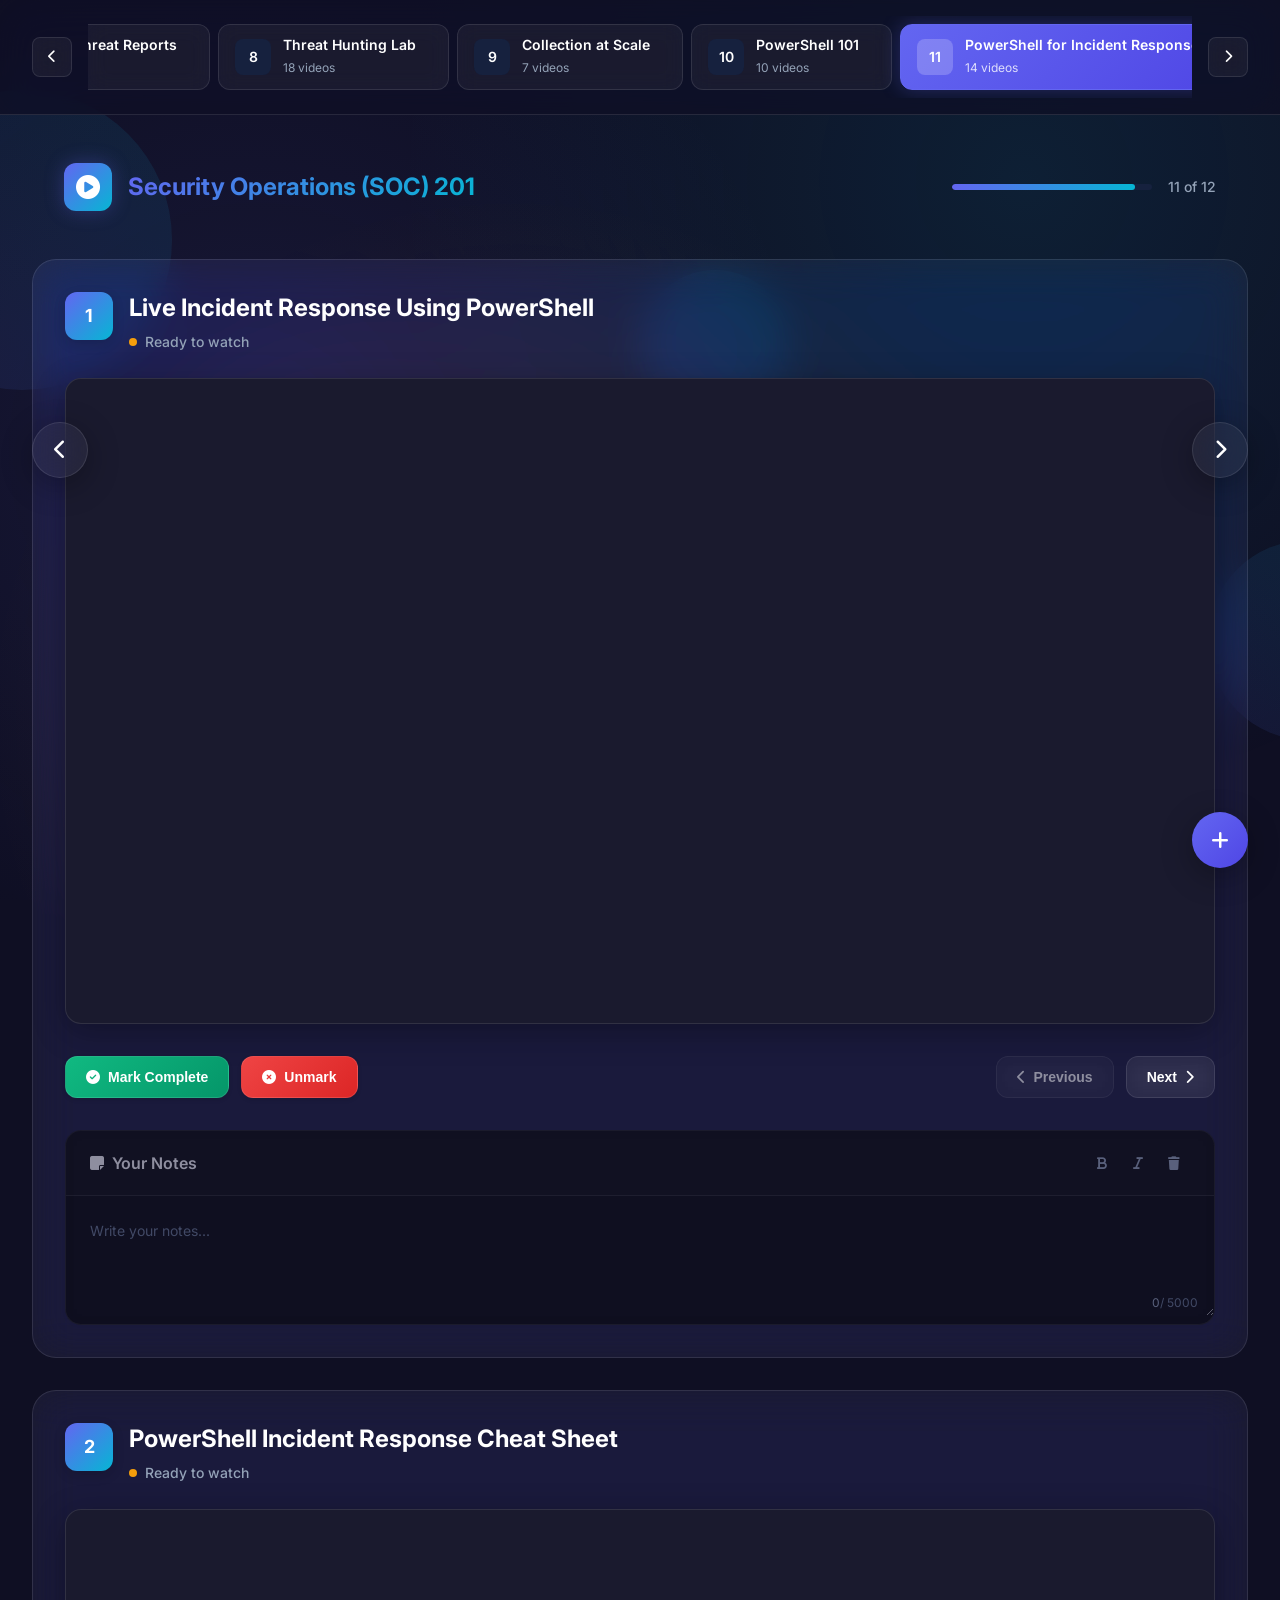
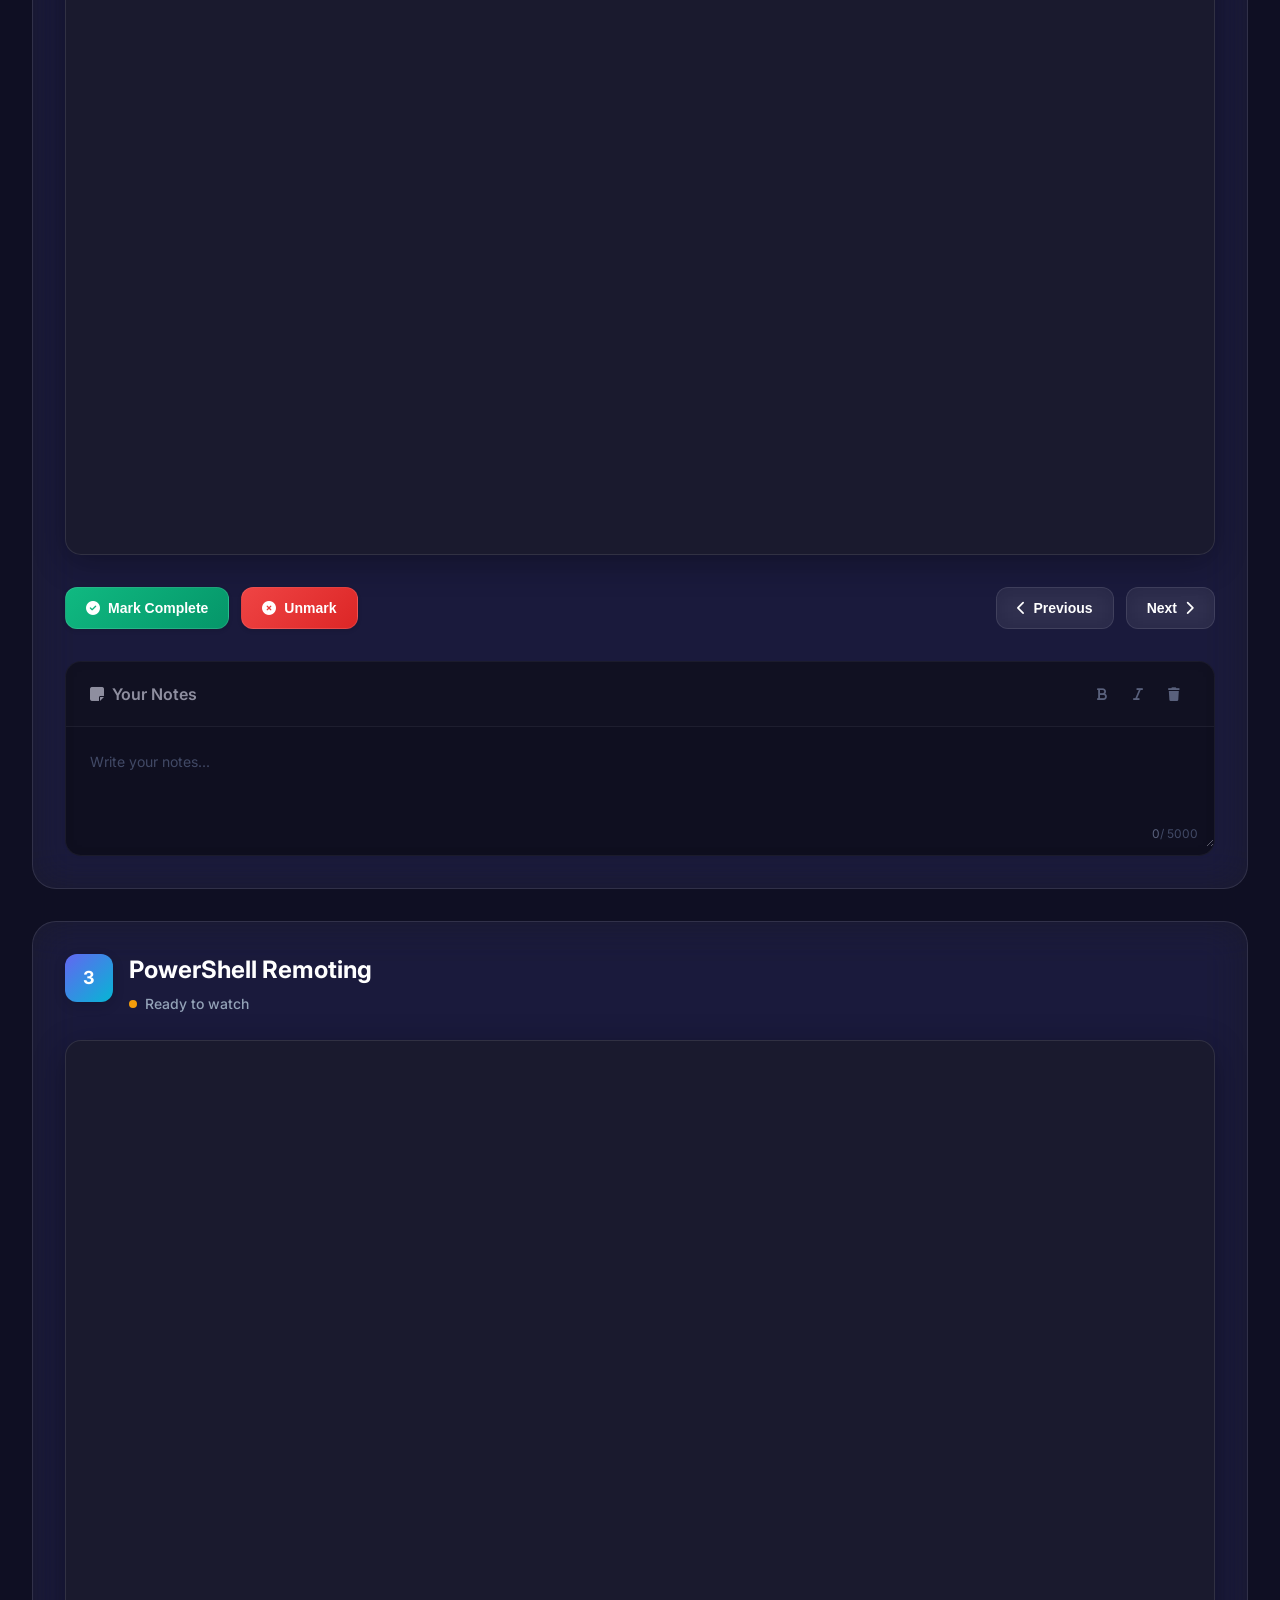
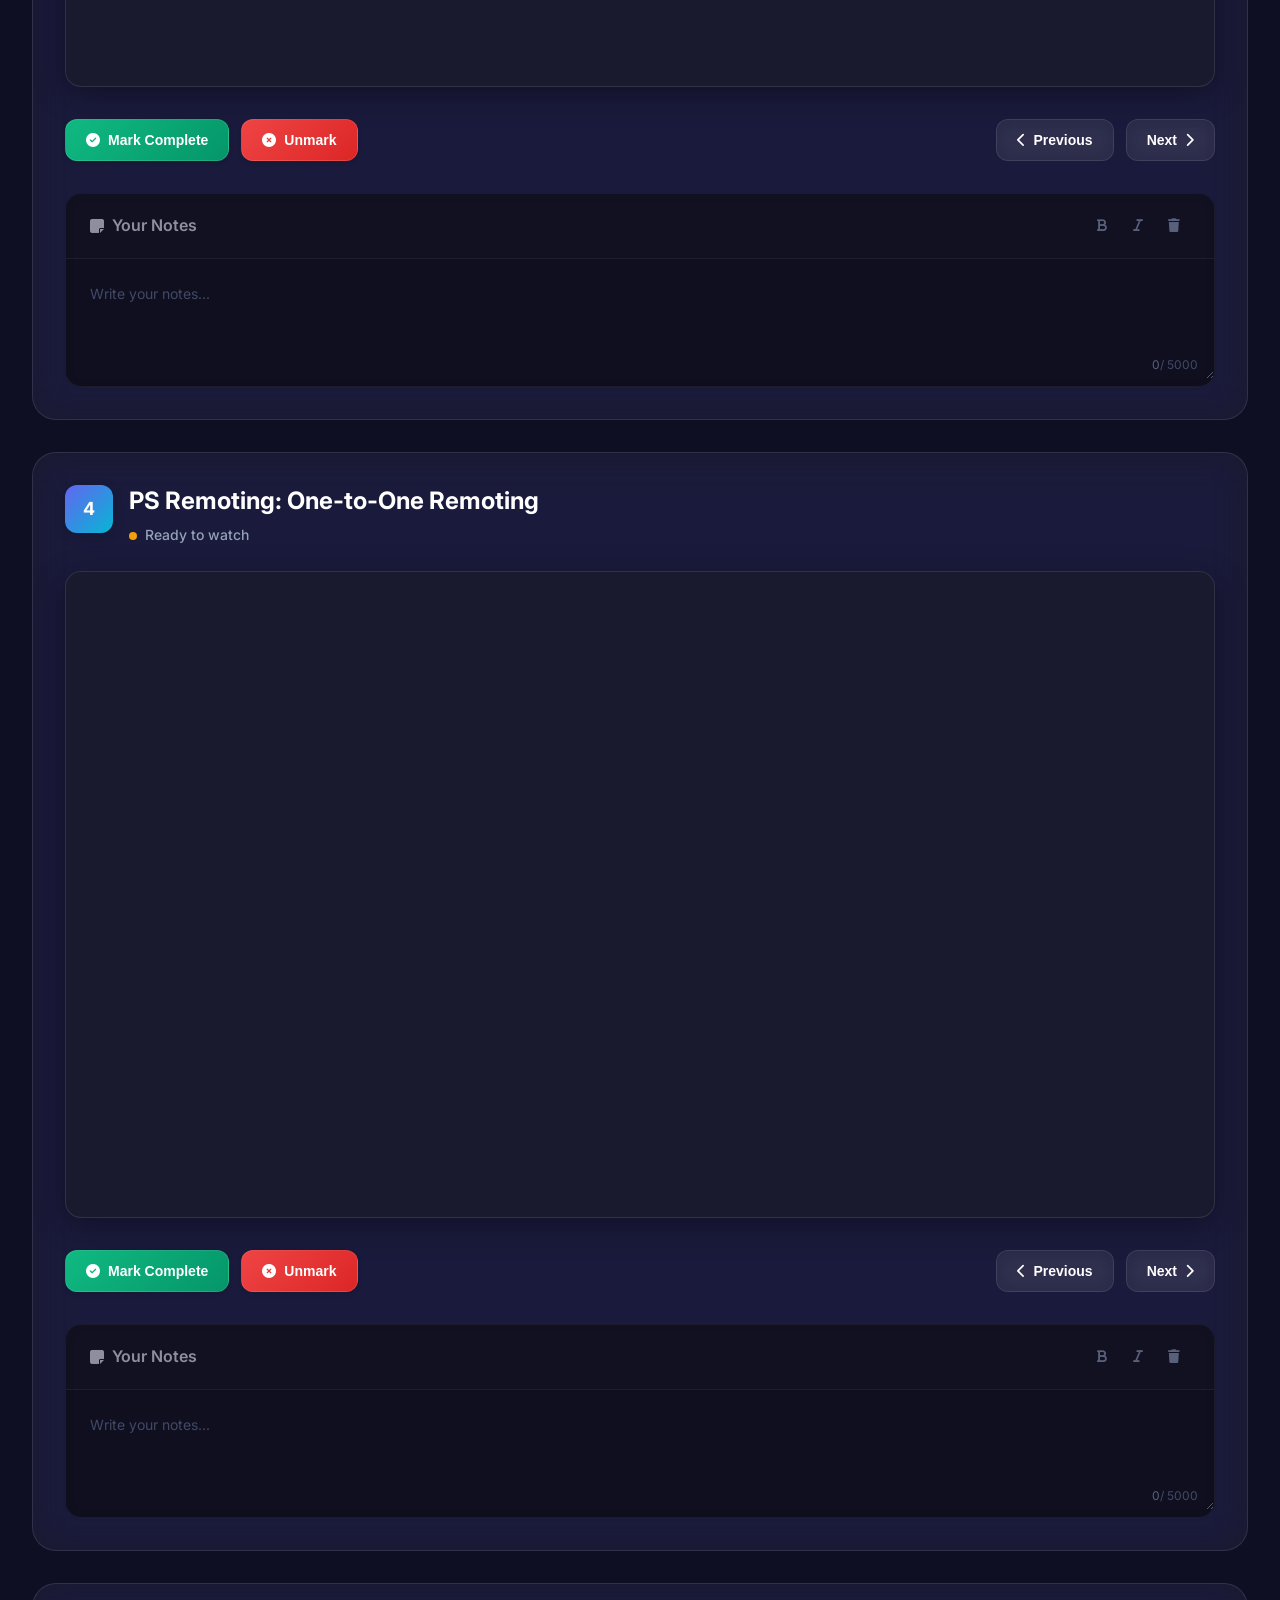
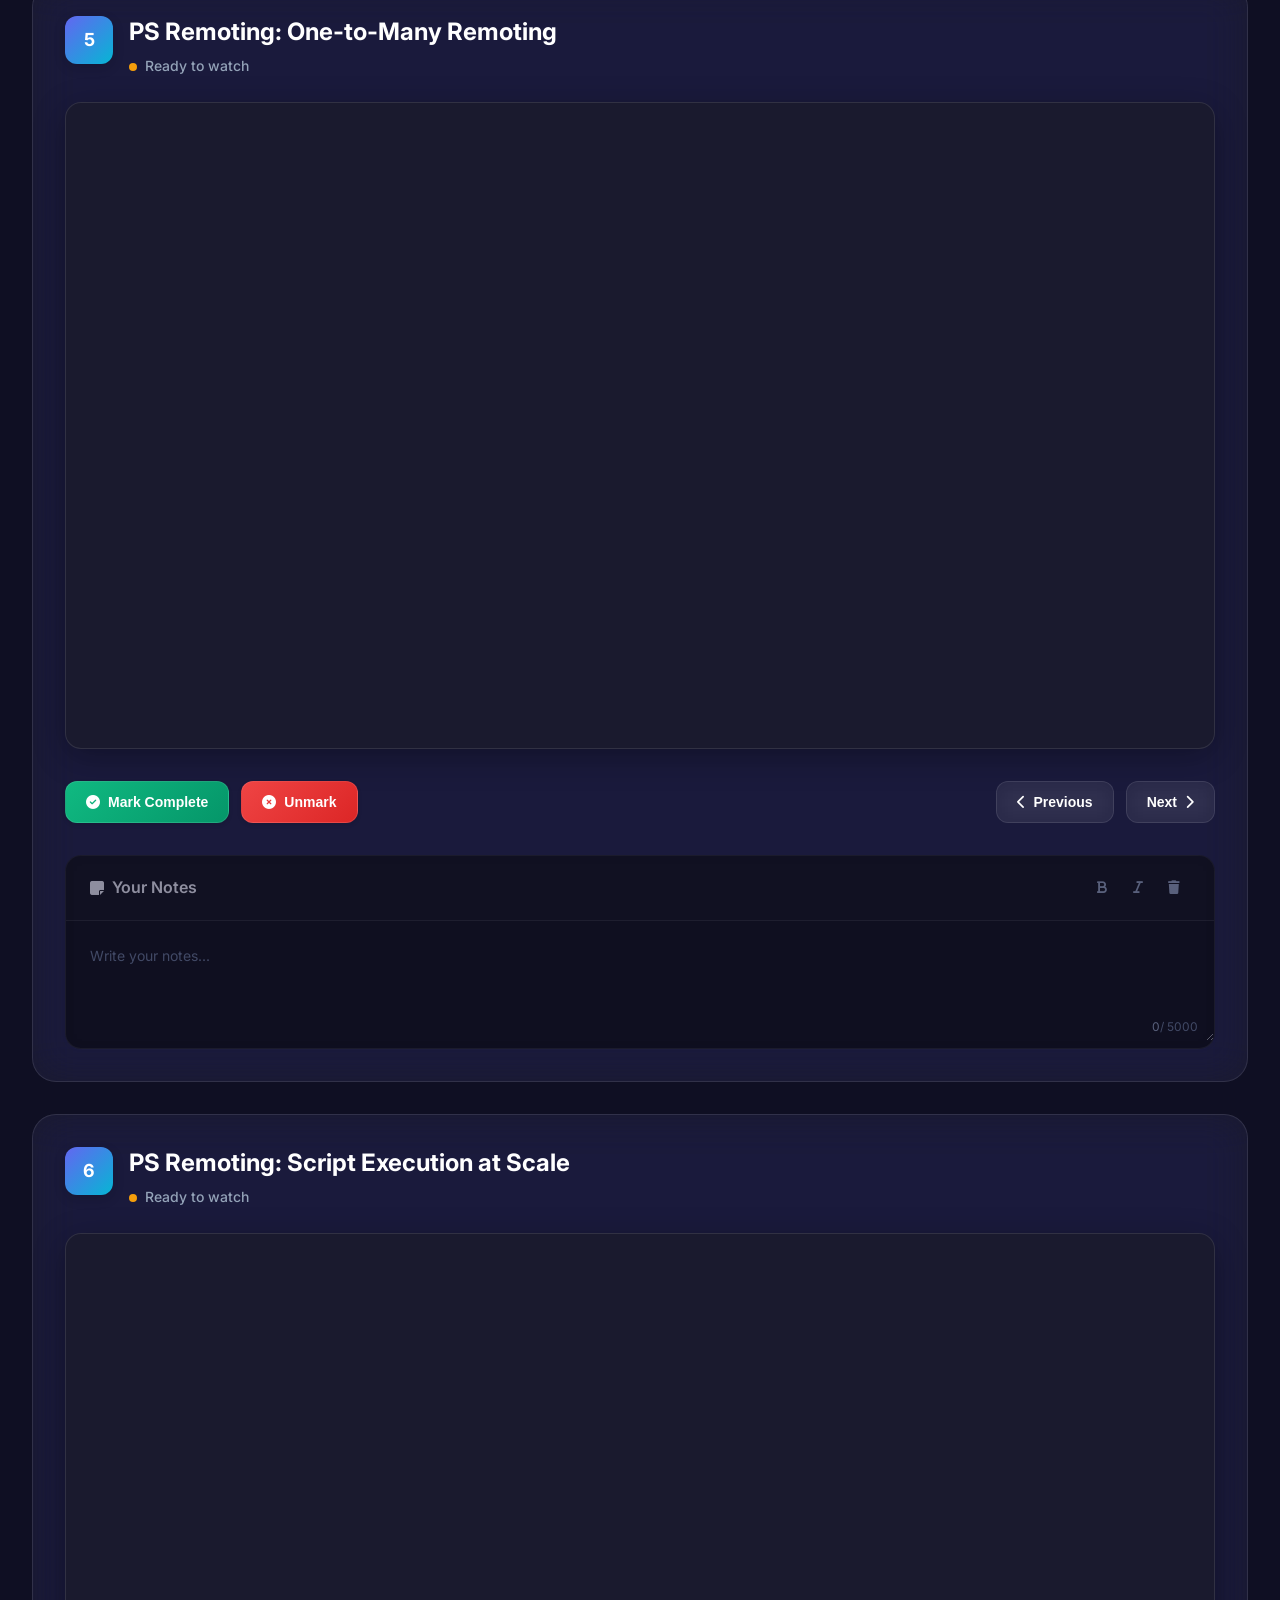
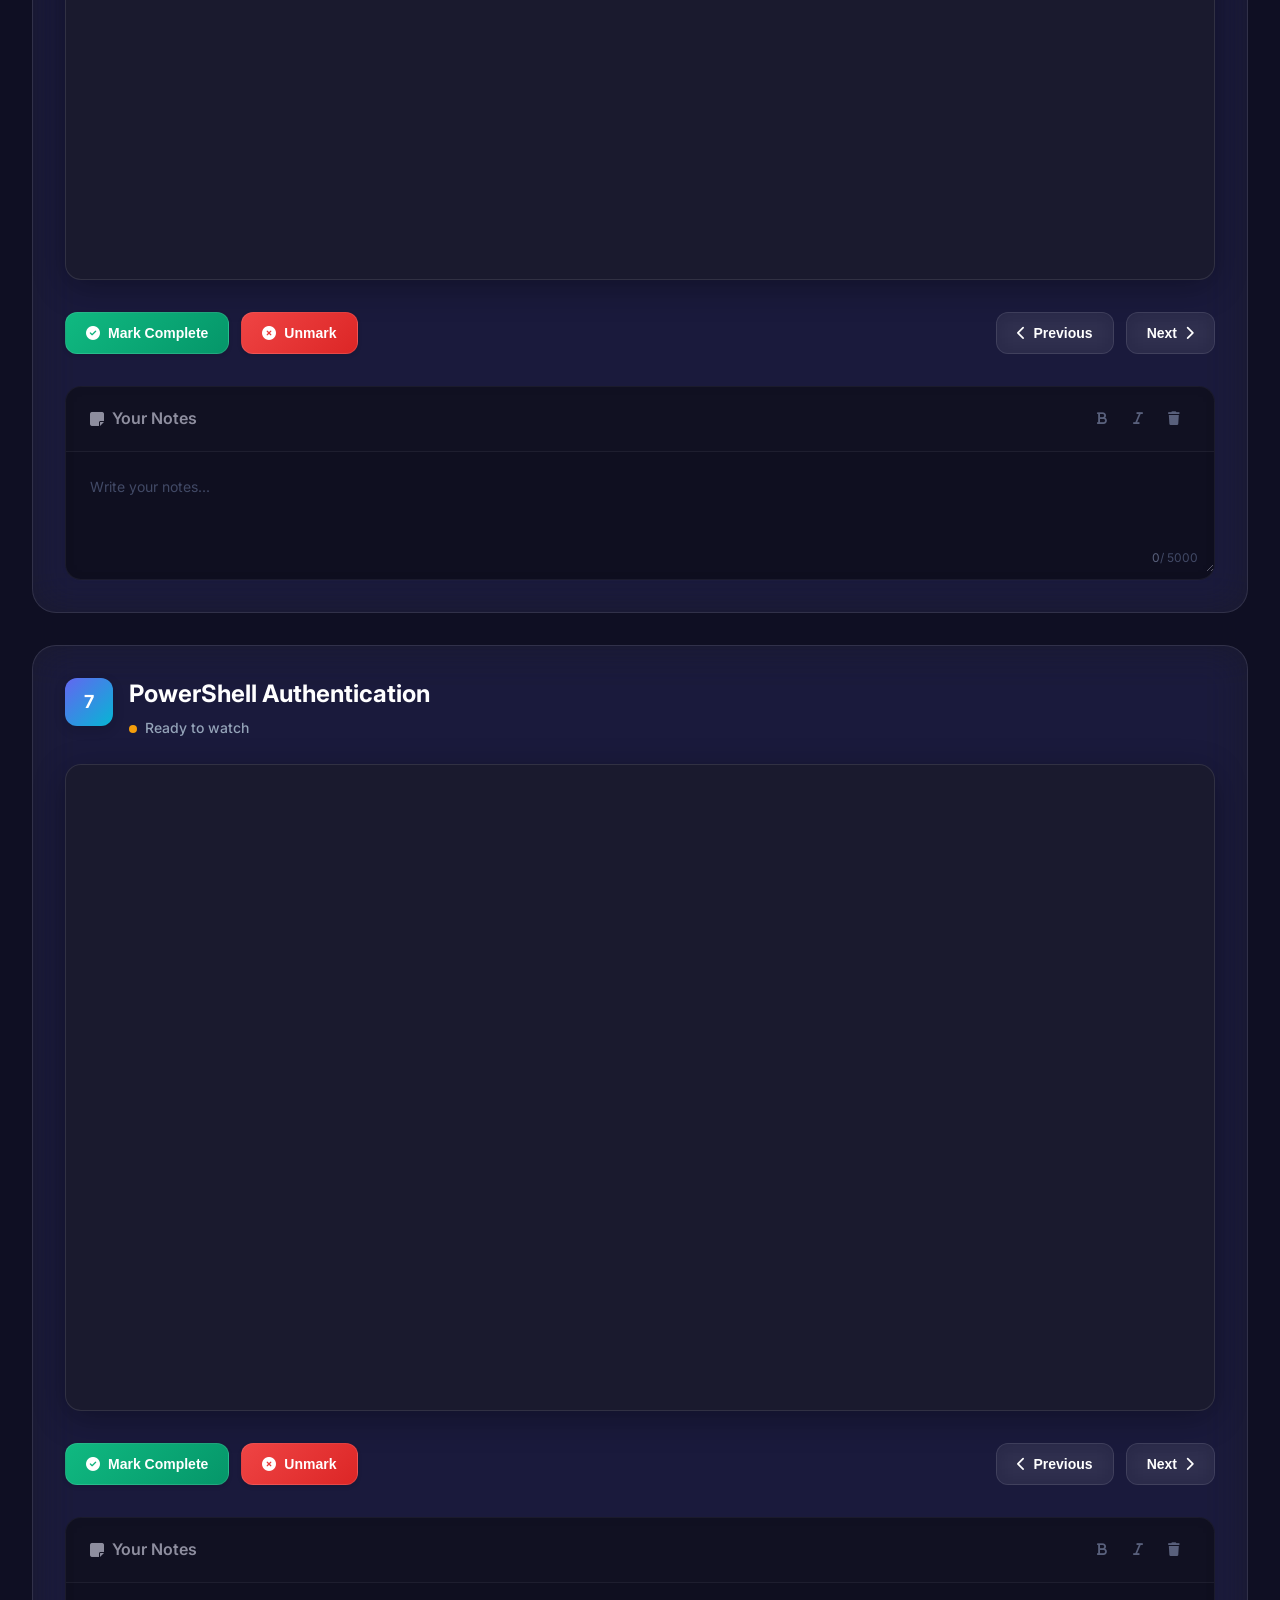
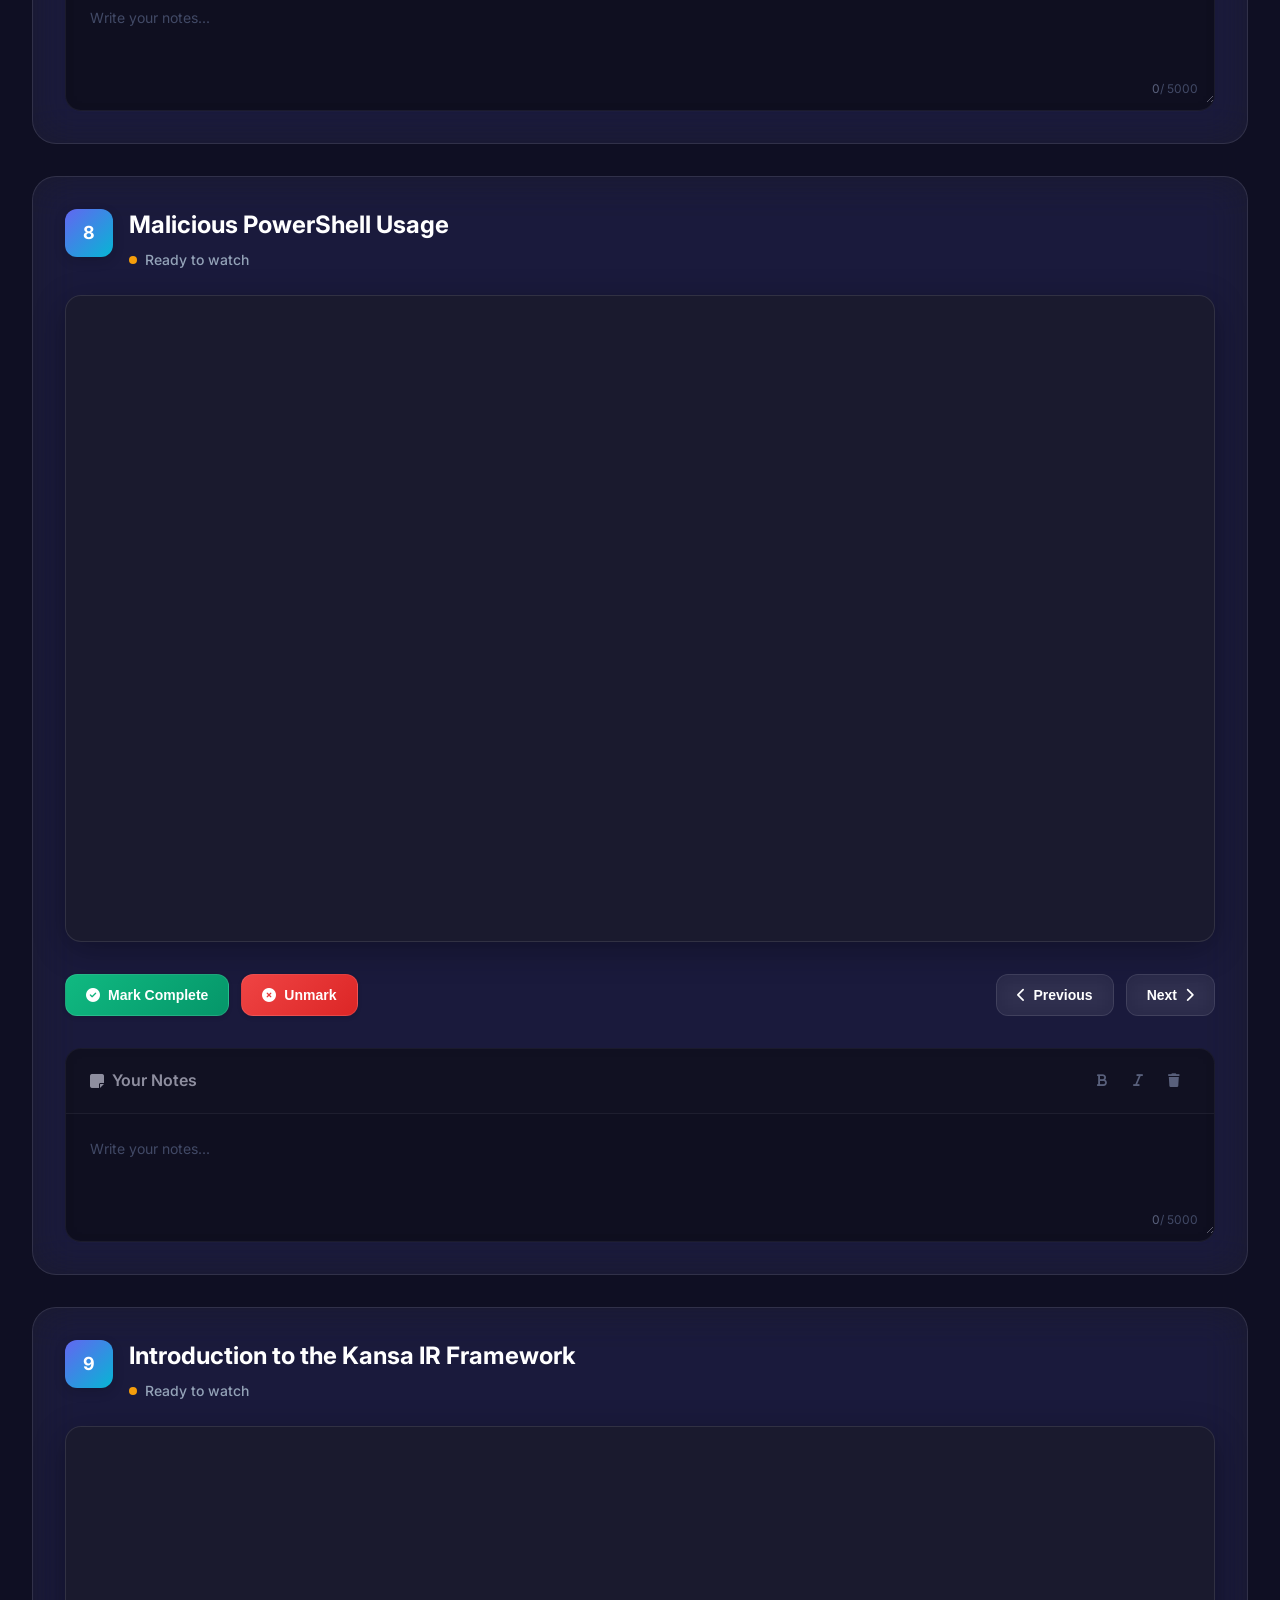
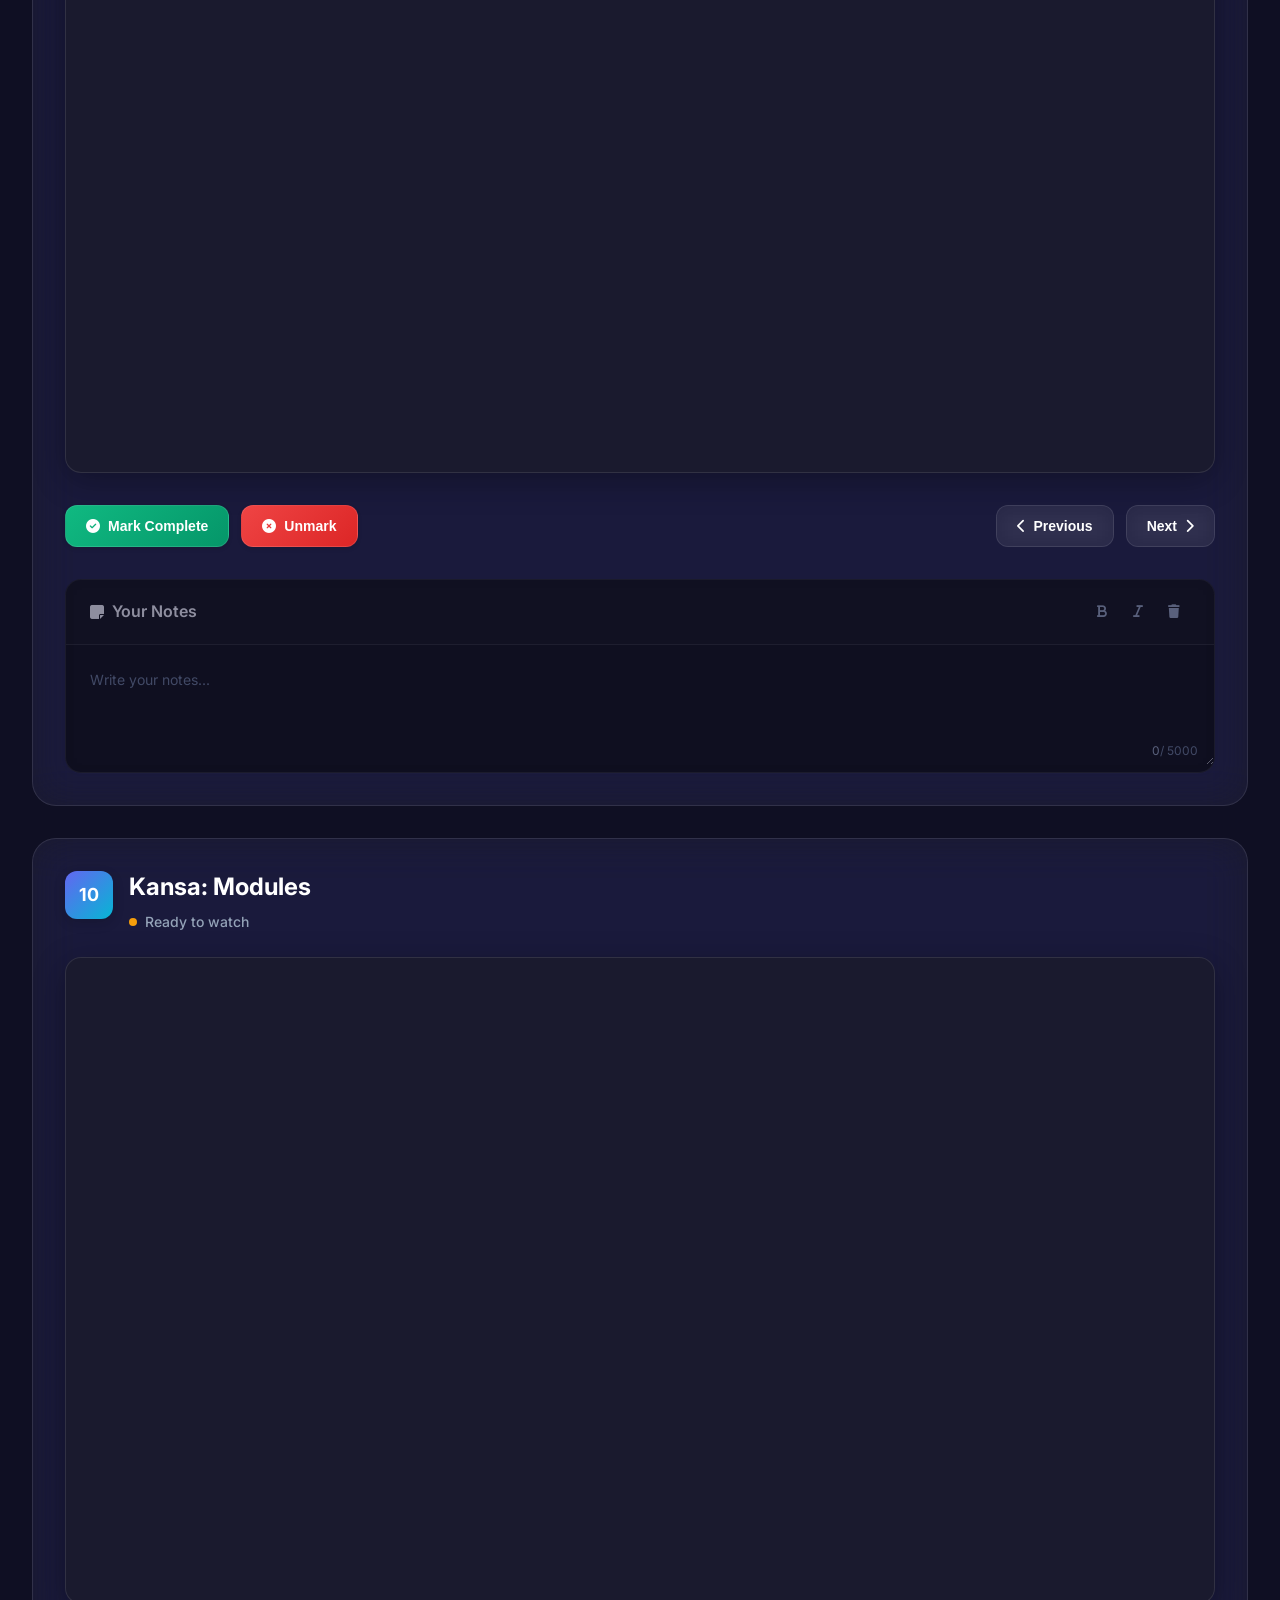
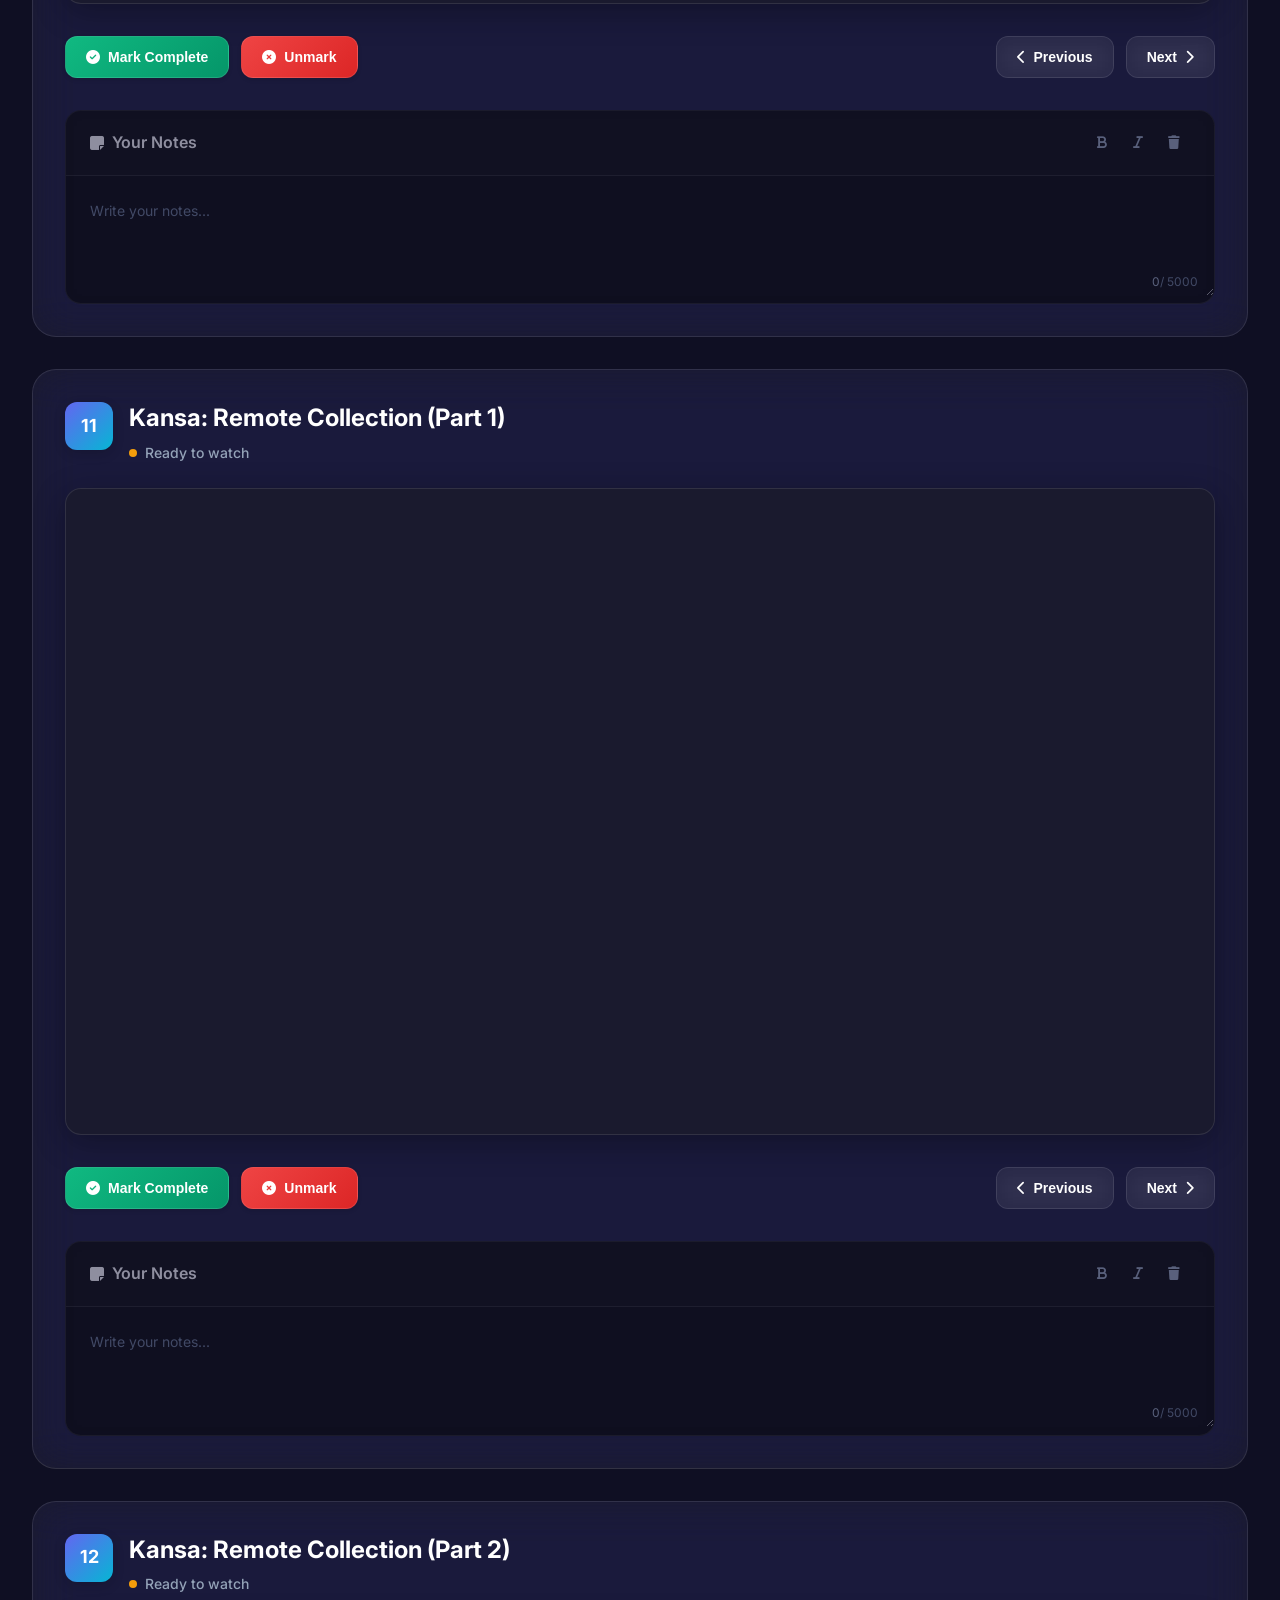
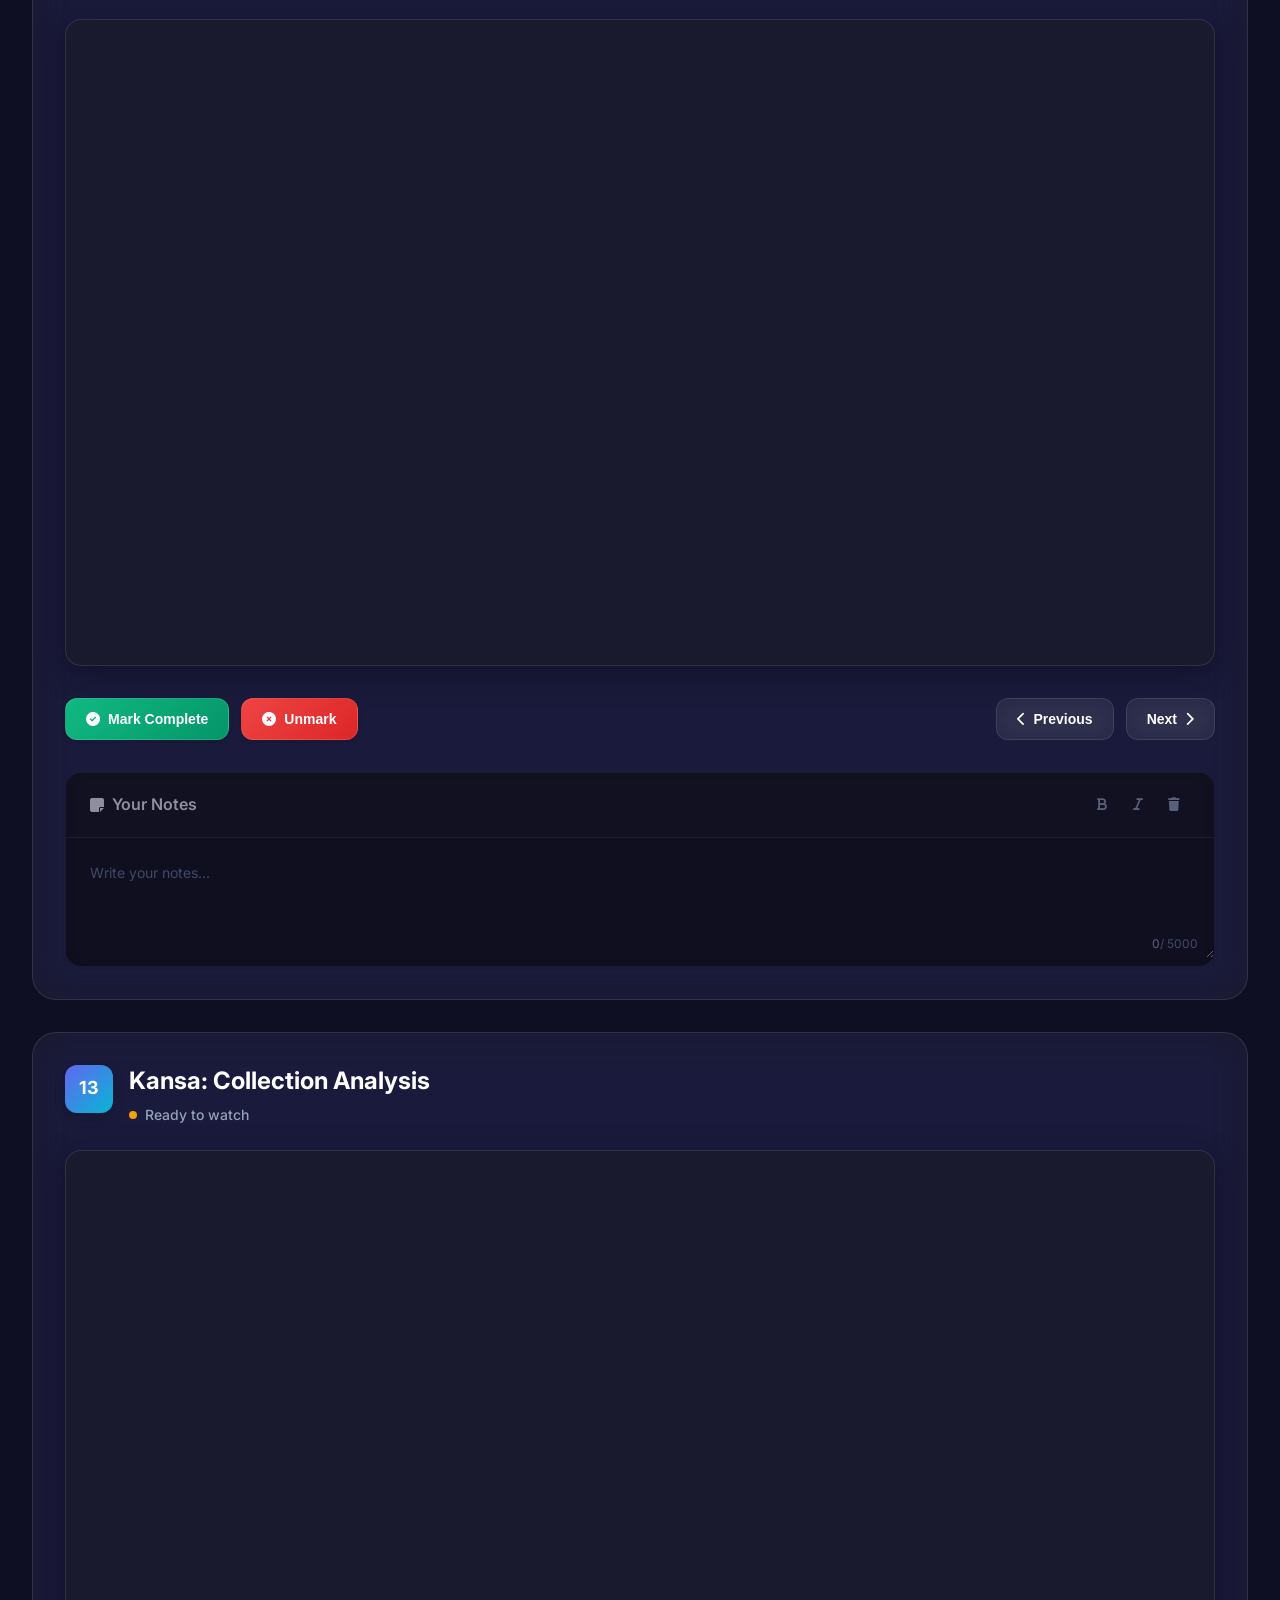
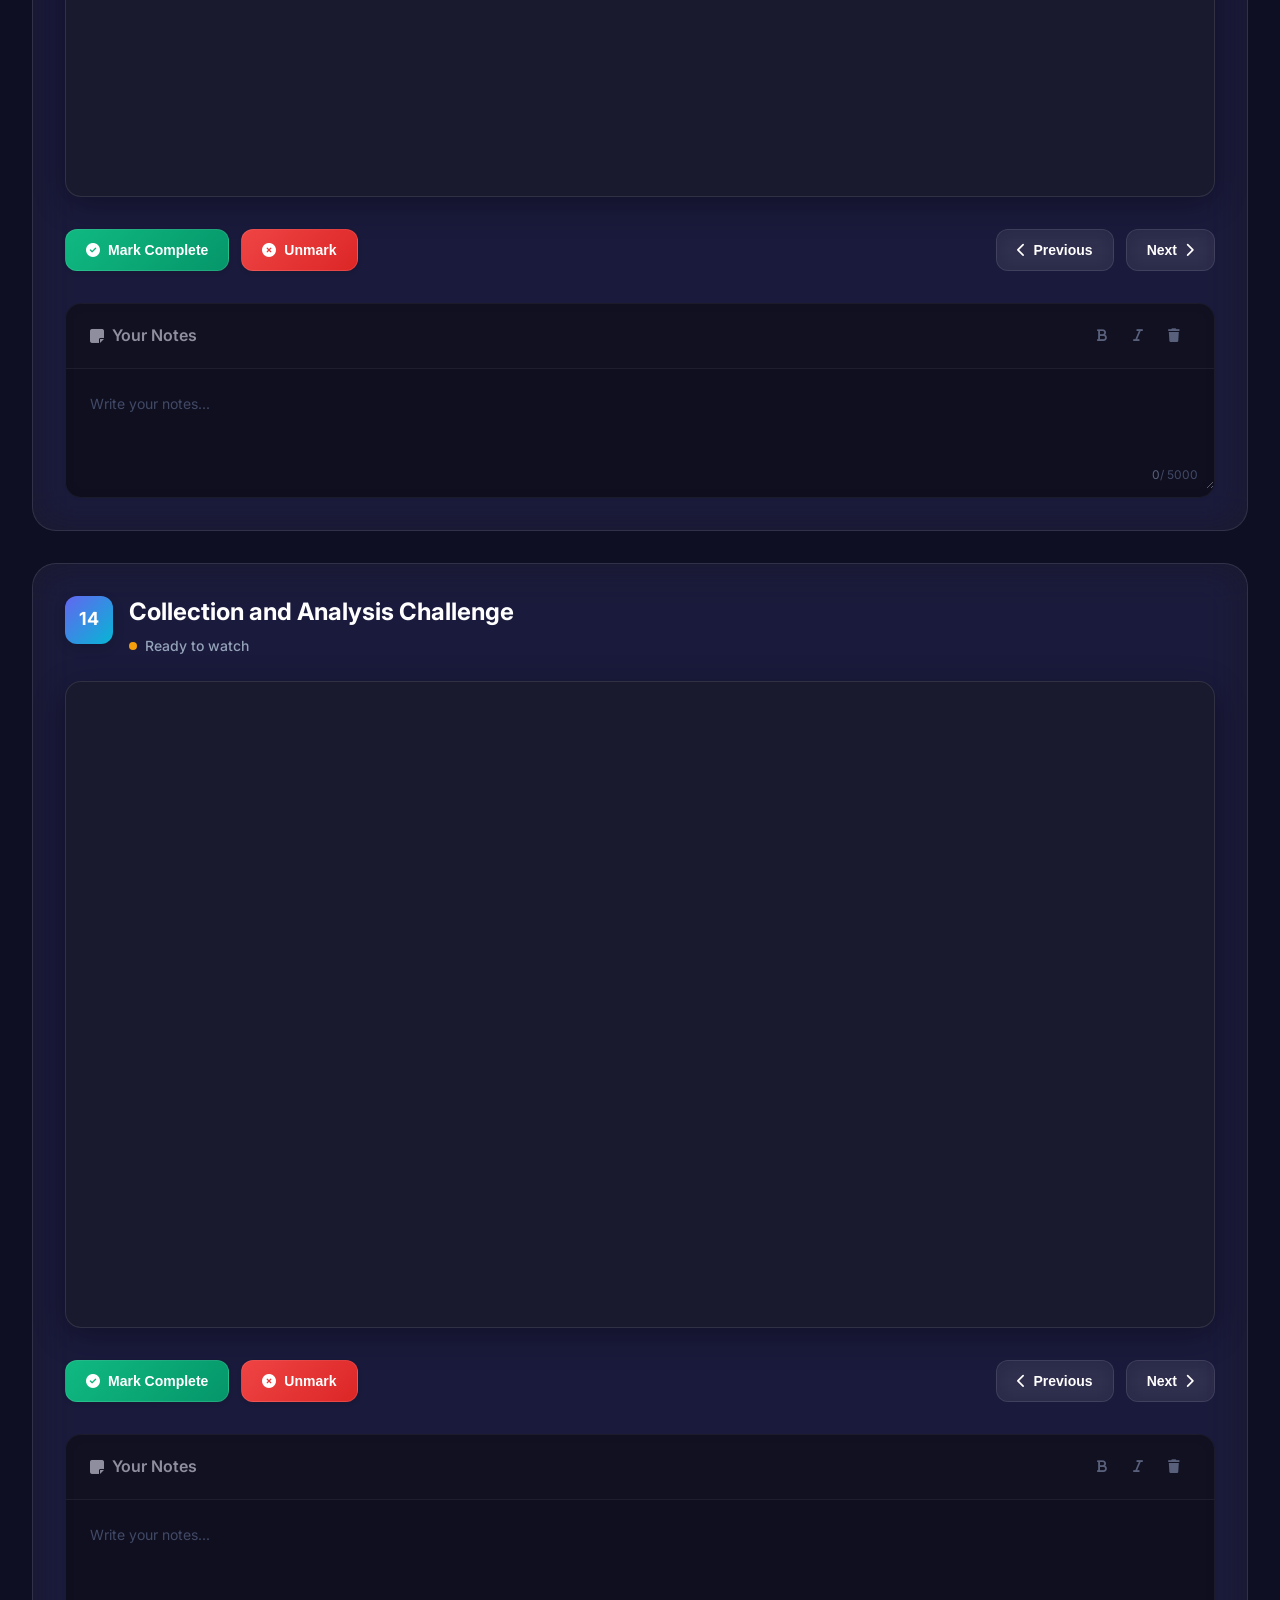
<file: s11.html>
<!DOCTYPE html>
<html lang="en">
<head>
<meta charset="utf-8"/>
<meta content="width=device-width, initial-scale=1.0" name="viewport"/>
<title>Security Operations (SOC) 201</title>
<link href="styles.css" rel="stylesheet"/>
<link href="https://cdnjs.cloudflare.com/ajax/libs/font-awesome/6.4.0/css/all.min.css" rel="stylesheet"/>
<link href="https://fonts.googleapis.com/css2?family=Inter:wght@300;400;500;600;700&amp;display=swap" rel="stylesheet"/>
</head>
<body>
<div class="bg-gradient"></div>
<div class="floating-shapes">
<div class="shape shape-1"></div>
<div class="shape shape-2"></div>
<div class="shape shape-3"></div>
</div>
<header class="glassmorphism-header">
<nav class="modern-nav">
<div class="nav-container">
<button class="nav-scroll-btn left-scroll" id="leftScroll"><i class="fas fa-chevron-left"></i></button>
<ul class="nav-carousel" id="navCarousel">
<li class="nav-item">
<a class="nav-link" href="index.html">
<div class="nav-icon"><span class="nav-number">1</span></div>
<div class="nav-content">
<span class="nav-title">Course Introduction</span>
<span class="nav-subtitle">5 videos</span>
</div>
<div class="nav-indicator"></div>
</a>
</li>
<li class="nav-item">
<a class="nav-link" href="s2.html">
<div class="nav-icon"><span class="nav-number">2</span></div>
<div class="nav-content">
<span class="nav-title">Lab Setup</span>
<span class="nav-subtitle">8 videos</span>
</div>
<div class="nav-indicator"></div>
</a>
</li>
<li class="nav-item">
<a class="nav-link" href="s3.html">
<div class="nav-icon"><span class="nav-number">3</span></div>
<div class="nav-content">
<span class="nav-title">Introduction to Incident Response</span>
<span class="nav-subtitle">10 videos</span>
</div>
<div class="nav-indicator"></div>
</a>
</li>
<li class="nav-item">
<a class="nav-link" href="s4.html">
<div class="nav-icon"><span class="nav-number">4</span></div>
<div class="nav-content">
<span class="nav-title">Introduction to Threat Hunting</span>
<span class="nav-subtitle">13 videos</span>
</div>
<div class="nav-indicator"></div>
</a>
</li>
<li class="nav-item">
<a class="nav-link" href="s5.html">
<div class="nav-icon"><span class="nav-number">5</span></div>
<div class="nav-content">
<span class="nav-title">Data Transformation</span>
<span class="nav-subtitle">15 videos</span>
</div>
<div class="nav-indicator"></div>
</a>
</li>
<li class="nav-item">
<a class="nav-link" href="s6.html">
<div class="nav-icon"><span class="nav-number">6</span></div>
<div class="nav-content">
<span class="nav-title">Understanding Anomalies</span>
<span class="nav-subtitle">12 videos</span>
</div>
<div class="nav-indicator"></div>
</a>
</li>
<li class="nav-item">
<a class="nav-link" href="s7.html">
<div class="nav-icon"><span class="nav-number">7</span></div>
<div class="nav-content">
<span class="nav-title">Dissecting Threat Reports</span>
<span class="nav-subtitle">6 videos</span>
</div>
<div class="nav-indicator"></div>
</a>
</li>
<li class="nav-item">
<a class="nav-link" href="s8.html">
<div class="nav-icon"><span class="nav-number">8</span></div>
<div class="nav-content">
<span class="nav-title">Threat Hunting Lab</span>
<span class="nav-subtitle">18 videos</span>
</div>
<div class="nav-indicator"></div>
</a>
</li>
<li class="nav-item">
<a class="nav-link" href="s9.html">
<div class="nav-icon"><span class="nav-number">9</span></div>
<div class="nav-content">
<span class="nav-title">Collection at Scale</span>
<span class="nav-subtitle">7 videos</span>
</div>
<div class="nav-indicator"></div>
</a>
</li>
<li class="nav-item">
<a class="nav-link" href="s10.html">
<div class="nav-icon"><span class="nav-number">10</span></div>
<div class="nav-content">
<span class="nav-title">PowerShell 101</span>
<span class="nav-subtitle">10 videos</span>
</div>
<div class="nav-indicator"></div>
</a>
</li>
<li class="nav-item active">
<a class="nav-link" href="s11.html">
<div class="nav-icon"><span class="nav-number">11</span></div>
<div class="nav-content">
<span class="nav-title">PowerShell for Incident Response</span>
<span class="nav-subtitle">14 videos</span>
</div>
<div class="nav-indicator"></div>
</a>
</li>
<li class="nav-item">
<a class="nav-link" href="s12.html">
<div class="nav-icon"><span class="nav-number">12</span></div>
<div class="nav-content">
<span class="nav-title">Conclusion</span>
<span class="nav-subtitle">1 videos</span>
</div>
<div class="nav-indicator"></div>
</a>
</li></ul>
<button class="nav-scroll-btn right-scroll" id="rightScroll"><i class="fas fa-chevron-right"></i></button>
</div>
</nav>
</header>
<button class="floating-nav left-nav" onclick="navigate('s10.html')"><i class="fas fa-chevron-left"></i></button>
<button class="floating-nav right-nav" onclick="navigate('s12.html')"><i class="fas fa-chevron-right"></i></button>
<main class="main-container">
<div class="content-wrapper">
<div class="header-content">
<div class="logo-section">
<div class="logo-icon"><i class="fas fa-play-circle"></i></div>
<h1 class="app-title">Security Operations (SOC) 201</h1>
</div>
<div class="progress-indicator">
<div class="progress-bar">
<div class="progress-fill" style="width: 91.66666666666666%"></div>
</div>
<span class="progress-text">11 of 12</span>
</div>
</div>

<section class="video-section glassmorphism" data-video-index="0" id="section105">
<div class="section-header">
<div class="video-info">
<div class="video-badge"><span class="badge-number">1</span></div>
<div class="video-meta">
<!-- CORRECTED TITLE -->
<h2 class="video-title">Live Incident Response Using PowerShell</h2>
<div class="video-status">
<span class="status-dot"></span>
<span class="status-text">Ready to watch</span>
</div>
</div>
</div>
</div>
<div class="video-container modern-player">
<iframe allow="autoplay; fullscreen" allowfullscreen="" class="video-iframe" loading="lazy" src="https://drive.google.com/file/d/1AAirCdpuiQy9YtzpiiarNHxs8XSoSFxw/preview"></iframe>
</div>
<div class="section-actions">
<div class="action-group completion-group">
<button class="action-btn complete-btn" data-section="section105">
<div class="btn-content"><i class="fas fa-check-circle"></i><span>Mark Complete</span></div>
</button>
<button class="action-btn unmark-btn" data-section="section105">
<div class="btn-content"><i class="fas fa-times-circle"></i><span>Unmark</span></div>
</button>
</div>
<div class="action-group navigation-group">
<button class="action-btn nav-btn prev-btn" disabled="" onclick="navigateToSection('prev', 0)">
<div class="btn-content"><i class="fas fa-chevron-left"></i><span>Previous</span></div>
</button>
<button class="action-btn nav-btn next-btn" onclick="navigateToSection('next', 0)">
<div class="btn-content"><span>Next</span><i class="fas fa-chevron-right"></i></div>
</button>
</div>
</div>
<div class="notes-container">
<div class="notes-header">
<div class="notes-title"><i class="fas fa-sticky-note"></i><span>Your Notes</span></div>
<div class="notes-tools">
<button class="tool-btn" id="bold-105" title="Bold"><i class="fas fa-bold"></i></button>
<button class="tool-btn" id="italic-105" title="Italic"><i class="fas fa-italic"></i></button>
<button class="tool-btn" id="clear-105" title="Clear Notes"><i class="fas fa-trash"></i></button>
</div>
</div>
<div class="notes-input-container">
<textarea class="notes-input" data-video-id="105" id="notes105" placeholder="Write your notes..."></textarea>
<div class="notes-counter"><span class="char-count">0</span><span class="char-limit">/ 5000</span></div>
</div>
</div>
</section>

<section class="video-section glassmorphism" data-video-index="1" id="section106">
<div class="section-header">
<div class="video-info">
<div class="video-badge"><span class="badge-number">2</span></div>
<div class="video-meta">
<!-- CORRECTED TITLE -->
<h2 class="video-title">PowerShell Incident Response Cheat Sheet</h2>
<div class="video-status">
<span class="status-dot"></span>
<span class="status-text">Ready to watch</span>
</div>
</div>
</div>
</div>
<div class="video-container modern-player">
<iframe allow="autoplay; fullscreen" allowfullscreen="" class="video-iframe" loading="lazy" src="https://drive.google.com/file/d/10Cl4H--sCvKq8ZuXrjtjHX4JX3ziKaNA/preview"></iframe>
</div>
<div class="section-actions">
<div class="action-group completion-group">
<button class="action-btn complete-btn" data-section="section106">
<div class="btn-content"><i class="fas fa-check-circle"></i><span>Mark Complete</span></div>
</button>
<button class="action-btn unmark-btn" data-section="section106">
<div class="btn-content"><i class="fas fa-times-circle"></i><span>Unmark</span></div>
</button>
</div>
<div class="action-group navigation-group">
<button class="action-btn nav-btn prev-btn" onclick="navigateToSection('prev', 1)">
<div class="btn-content"><i class="fas fa-chevron-left"></i><span>Previous</span></div>
</button>
<button class="action-btn nav-btn next-btn" onclick="navigateToSection('next', 1)">
<div class="btn-content"><span>Next</span><i class="fas fa-chevron-right"></i></div>
</button>
</div>
</div>
<div class="notes-container">
<div class="notes-header">
<div class="notes-title"><i class="fas fa-sticky-note"></i><span>Your Notes</span></div>
<div class="notes-tools">
<button class="tool-btn" id="bold-106" title="Bold"><i class="fas fa-bold"></i></button>
<button class="tool-btn" id="italic-106" title="Italic"><i class="fas fa-italic"></i></button>
<button class="tool-btn" id="clear-106" title="Clear Notes"><i class="fas fa-trash"></i></button>
</div>
</div>
<div class="notes-input-container">
<textarea class="notes-input" data-video-id="106" id="notes106" placeholder="Write your notes..."></textarea>
<div class="notes-counter"><span class="char-count">0</span><span class="char-limit">/ 5000</span></div>
</div>
</div>
</section>

<section class="video-section glassmorphism" data-video-index="2" id="section107">
<div class="section-header">
<div class="video-info">
<div class="video-badge"><span class="badge-number">3</span></div>
<div class="video-meta">
<!-- CORRECTED TITLE -->
<h2 class="video-title">PowerShell Remoting</h2>
<div class="video-status">
<span class="status-dot"></span>
<span class="status-text">Ready to watch</span>
</div>
</div>
</div>
</div>
<div class="video-container modern-player">
<iframe allow="autoplay; fullscreen" allowfullscreen="" class="video-iframe" loading="lazy" src="https://drive.google.com/file/d/1x4GjZ8ONLwyu2ll_SWVfztCokS6uQjPo/preview"></iframe>
</div>
<div class="section-actions">
<div class="action-group completion-group">
<button class="action-btn complete-btn" data-section="section107">
<div class="btn-content"><i class="fas fa-check-circle"></i><span>Mark Complete</span></div>
</button>
<button class="action-btn unmark-btn" data-section="section107">
<div class="btn-content"><i class="fas fa-times-circle"></i><span>Unmark</span></div>
</button>
</div>
<div class="action-group navigation-group">
<button class="action-btn nav-btn prev-btn" onclick="navigateToSection('prev', 2)">
<div class="btn-content"><i class="fas fa-chevron-left"></i><span>Previous</span></div>
</button>
<button class="action-btn nav-btn next-btn" onclick="navigateToSection('next', 2)">
<div class="btn-content"><span>Next</span><i class="fas fa-chevron-right"></i></div>
</button>
</div>
</div>
<div class="notes-container">
<div class="notes-header">
<div class="notes-title"><i class="fas fa-sticky-note"></i><span>Your Notes</span></div>
<div class="notes-tools">
<button class="tool-btn" id="bold-107" title="Bold"><i class="fas fa-bold"></i></button>
<button class="tool-btn" id="italic-107" title="Italic"><i class="fas fa-italic"></i></button>
<button class="tool-btn" id="clear-107" title="Clear Notes"><i class="fas fa-trash"></i></button>
</div>
</div>
<div class="notes-input-container">
<textarea class="notes-input" data-video-id="107" id="notes107" placeholder="Write your notes..."></textarea>
<div class="notes-counter"><span class="char-count">0</span><span class="char-limit">/ 5000</span></div>
</div>
</div>
</section>

<section class="video-section glassmorphism" data-video-index="3" id="section108">
<div class="section-header">
<div class="video-info">
<div class="video-badge"><span class="badge-number">4</span></div>
<div class="video-meta">
<!-- CORRECTED TITLE -->
<h2 class="video-title">PS Remoting: One-to-One Remoting</h2>
<div class="video-status">
<span class="status-dot"></span>
<span class="status-text">Ready to watch</span>
</div>
</div>
</div>
</div>
<div class="video-container modern-player">
<iframe allow="autoplay; fullscreen" allowfullscreen="" class="video-iframe" loading="lazy" src="https://drive.google.com/file/d/1XbCvgvCntM5AgXYGOFjBNk0UbIRYWAnd/preview"></iframe>
</div>
<div class="section-actions">
<div class="action-group completion-group">
<button class="action-btn complete-btn" data-section="section108">
<div class="btn-content"><i class="fas fa-check-circle"></i><span>Mark Complete</span></div>
</button>
<button class="action-btn unmark-btn" data-section="section108">
<div class="btn-content"><i class="fas fa-times-circle"></i><span>Unmark</span></div>
</button>
</div>
<div class="action-group navigation-group">
<button class="action-btn nav-btn prev-btn" onclick="navigateToSection('prev', 3)">
<div class="btn-content"><i class="fas fa-chevron-left"></i><span>Previous</span></div>
</button>
<button class="action-btn nav-btn next-btn" onclick="navigateToSection('next', 3)">
<div class="btn-content"><span>Next</span><i class="fas fa-chevron-right"></i></div>
</button>
</div>
</div>
<div class="notes-container">
<div class="notes-header">
<div class="notes-title"><i class="fas fa-sticky-note"></i><span>Your Notes</span></div>
<div class="notes-tools">
<button class="tool-btn" id="bold-108" title="Bold"><i class="fas fa-bold"></i></button>
<button class="tool-btn" id="italic-108" title="Italic"><i class="fas fa-italic"></i></button>
<button class="tool-btn" id="clear-108" title="Clear Notes"><i class="fas fa-trash"></i></button>
</div>
</div>
<div class="notes-input-container">
<textarea class="notes-input" data-video-id="108" id="notes108" placeholder="Write your notes..."></textarea>
<div class="notes-counter"><span class="char-count">0</span><span class="char-limit">/ 5000</span></div>
</div>
</div>
</section>

<section class="video-section glassmorphism" data-video-index="4" id="section109">
<div class="section-header">
<div class="video-info">
<div class="video-badge"><span class="badge-number">5</span></div>
<div class="video-meta">
<!-- CORRECTED TITLE -->
<h2 class="video-title">PS Remoting: One-to-Many Remoting</h2>
<div class="video-status">
<span class="status-dot"></span>
<span class="status-text">Ready to watch</span>
</div>
</div>
</div>
</div>
<div class="video-container modern-player">
<iframe allow="autoplay; fullscreen" allowfullscreen="" class="video-iframe" loading="lazy" src="https://drive.google.com/file/d/1E1HYHQGq8Y_3MyqAtAwfTrCZm9hLlDXZ/preview"></iframe>
</div>
<div class="section-actions">
<div class="action-group completion-group">
<button class="action-btn complete-btn" data-section="section109">
<div class="btn-content"><i class="fas fa-check-circle"></i><span>Mark Complete</span></div>
</button>
<button class="action-btn unmark-btn" data-section="section109">
<div class="btn-content"><i class="fas fa-times-circle"></i><span>Unmark</span></div>
</button>
</div>
<div class="action-group navigation-group">
<button class="action-btn nav-btn prev-btn" onclick="navigateToSection('prev', 4)">
<div class="btn-content"><i class="fas fa-chevron-left"></i><span>Previous</span></div>
</button>
<button class="action-btn nav-btn next-btn" onclick="navigateToSection('next', 4)">
<div class="btn-content"><span>Next</span><i class="fas fa-chevron-right"></i></div>
</button>
</div>
</div>
<div class="notes-container">
<div class="notes-header">
<div class="notes-title"><i class="fas fa-sticky-note"></i><span>Your Notes</span></div>
<div class="notes-tools">
<button class="tool-btn" id="bold-109" title="Bold"><i class="fas fa-bold"></i></button>
<button class="tool-btn" id="italic-109" title="Italic"><i class="fas fa-italic"></i></button>
<button class="tool-btn" id="clear-109" title="Clear Notes"><i class="fas fa-trash"></i></button>
</div>
</div>
<div class="notes-input-container">
<textarea class="notes-input" data-video-id="109" id="notes109" placeholder="Write your notes..."></textarea>
<div class="notes-counter"><span class="char-count">0</span><span class="char-limit">/ 5000</span></div>
</div>
</div>
</section>

<section class="video-section glassmorphism" data-video-index="5" id="section110">
<div class="section-header">
<div class="video-info">
<div class="video-badge"><span class="badge-number">6</span></div>
<div class="video-meta">
<!-- CORRECTED TITLE -->
<h2 class="video-title">PS Remoting: Script Execution at Scale</h2>
<div class="video-status">
<span class="status-dot"></span>
<span class="status-text">Ready to watch</span>
</div>
</div>
</div>
</div>
<div class="video-container modern-player">
<iframe allow="autoplay; fullscreen" allowfullscreen="" class="video-iframe" loading="lazy" src="https://drive.google.com/file/d/1VTQ2WasPcxdhWyDN8dyl0XmNhK1QwdMj/preview"></iframe>
</div>
<div class="section-actions">
<div class="action-group completion-group">
<button class="action-btn complete-btn" data-section="section110">
<div class="btn-content"><i class="fas fa-check-circle"></i><span>Mark Complete</span></div>
</button>
<button class="action-btn unmark-btn" data-section="section110">
<div class="btn-content"><i class="fas fa-times-circle"></i><span>Unmark</span></div>
</button>
</div>
<div class="action-group navigation-group">
<button class="action-btn nav-btn prev-btn" onclick="navigateToSection('prev', 5)">
<div class="btn-content"><i class="fas fa-chevron-left"></i><span>Previous</span></div>
</button>
<button class="action-btn nav-btn next-btn" onclick="navigateToSection('next', 5)">
<div class="btn-content"><span>Next</span><i class="fas fa-chevron-right"></i></div>
</button>
</div>
</div>
<div class="notes-container">
<div class="notes-header">
<div class="notes-title"><i class="fas fa-sticky-note"></i><span>Your Notes</span></div>
<div class="notes-tools">
<button class="tool-btn" id="bold-110" title="Bold"><i class="fas fa-bold"></i></button>
<button class="tool-btn" id="italic-110" title="Italic"><i class="fas fa-italic"></i></button>
<button class="tool-btn" id="clear-110" title="Clear Notes"><i class="fas fa-trash"></i></button>
</div>
</div>
<div class="notes-input-container">
<textarea class="notes-input" data-video-id="110" id="notes110" placeholder="Write your notes..."></textarea>
<div class="notes-counter"><span class="char-count">0</span><span class="char-limit">/ 5000</span></div>
</div>
</div>
</section>

<section class="video-section glassmorphism" data-video-index="6" id="section111">
<div class="section-header">
<div class="video-info">
<div class="video-badge"><span class="badge-number">7</span></div>
<div class="video-meta">
<!-- CORRECTED TITLE -->
<h2 class="video-title">PowerShell Authentication</h2>
<div class="video-status">
<span class="status-dot"></span>
<span class="status-text">Ready to watch</span>
</div>
</div>
</div>
</div>
<div class="video-container modern-player">
<iframe allow="autoplay; fullscreen" allowfullscreen="" class="video-iframe" loading="lazy" src="https://drive.google.com/file/d/1Ie9wPdt9NlVRHH8kHcpQxzTIpIqLsYEj/preview"></iframe>
</div>
<div class="section-actions">
<div class="action-group completion-group">
<button class="action-btn complete-btn" data-section="section111">
<div class="btn-content"><i class="fas fa-check-circle"></i><span>Mark Complete</span></div>
</button>
<button class="action-btn unmark-btn" data-section="section111">
<div class="btn-content"><i class="fas fa-times-circle"></i><span>Unmark</span></div>
</button>
</div>
<div class="action-group navigation-group">
<button class="action-btn nav-btn prev-btn" onclick="navigateToSection('prev', 6)">
<div class="btn-content"><i class="fas fa-chevron-left"></i><span>Previous</span></div>
</button>
<button class="action-btn nav-btn next-btn" onclick="navigateToSection('next', 6)">
<div class="btn-content"><span>Next</span><i class="fas fa-chevron-right"></i></div>
</button>
</div>
</div>
<div class="notes-container">
<div class="notes-header">
<div class="notes-title"><i class="fas fa-sticky-note"></i><span>Your Notes</span></div>
<div class="notes-tools">
<button class="tool-btn" id="bold-111" title="Bold"><i class="fas fa-bold"></i></button>
<button class="tool-btn" id="italic-111" title="Italic"><i class="fas fa-italic"></i></button>
<button class="tool-btn" id="clear-111" title="Clear Notes"><i class="fas fa-trash"></i></button>
</div>
</div>
<div class="notes-input-container">
<textarea class="notes-input" data-video-id="111" id="notes111" placeholder="Write your notes..."></textarea>
<div class="notes-counter"><span class="char-count">0</span><span class="char-limit">/ 5000</span></div>
</div>
</div>
</section>

<section class="video-section glassmorphism" data-video-index="7" id="section112">
<div class="section-header">
<div class="video-info">
<div class="video-badge"><span class="badge-number">8</span></div>
<div class="video-meta">
<!-- CORRECTED TITLE -->
<h2 class="video-title">Malicious PowerShell Usage</h2>
<div class="video-status">
<span class="status-dot"></span>
<span class="status-text">Ready to watch</span>
</div>
</div>
</div>
</div>
<div class="video-container modern-player">
<iframe allow="autoplay; fullscreen" allowfullscreen="" class="video-iframe" loading="lazy" src="https://drive.google.com/file/d/12OuQsMzSaS-EB_T9QdbOCNVfilYgeupY/preview"></iframe>
</div>
<div class="section-actions">
<div class="action-group completion-group">
<button class="action-btn complete-btn" data-section="section112">
<div class="btn-content"><i class="fas fa-check-circle"></i><span>Mark Complete</span></div>
</button>
<button class="action-btn unmark-btn" data-section="section112">
<div class="btn-content"><i class="fas fa-times-circle"></i><span>Unmark</span></div>
</button>
</div>
<div class="action-group navigation-group">
<button class="action-btn nav-btn prev-btn" onclick="navigateToSection('prev', 7)">
<div class="btn-content"><i class="fas fa-chevron-left"></i><span>Previous</span></div>
</button>
<button class="action-btn nav-btn next-btn" onclick="navigateToSection('next', 7)">
<div class="btn-content"><span>Next</span><i class="fas fa-chevron-right"></i></div>
</button>
</div>
</div>
<div class="notes-container">
<div class="notes-header">
<div class="notes-title"><i class="fas fa-sticky-note"></i><span>Your Notes</span></div>
<div class="notes-tools">
<button class="tool-btn" id="bold-112" title="Bold"><i class="fas fa-bold"></i></button>
<button class="tool-btn" id="italic-112" title="Italic"><i class="fas fa-italic"></i></button>
<button class="tool-btn" id="clear-112" title="Clear Notes"><i class="fas fa-trash"></i></button>
</div>
</div>
<div class="notes-input-container">
<textarea class="notes-input" data-video-id="112" id="notes112" placeholder="Write your notes..."></textarea>
<div class="notes-counter"><span class="char-count">0</span><span class="char-limit">/ 5000</span></div>
</div>
</div>
</section>

<section class="video-section glassmorphism" data-video-index="8" id="section113">
<div class="section-header">
<div class="video-info">
<div class="video-badge"><span class="badge-number">9</span></div>
<div class="video-meta">
<!-- CORRECTED TITLE -->
<h2 class="video-title">Introduction to the Kansa IR Framework</h2>
<div class="video-status">
<span class="status-dot"></span>
<span class="status-text">Ready to watch</span>
</div>
</div>
</div>
</div>
<div class="video-container modern-player">
<iframe allow="autoplay; fullscreen" allowfullscreen="" class="video-iframe" loading="lazy" src="https://drive.google.com/file/d/18VfJboM4BzEQw_AvKJehER4rxb0Oj1VU/preview"></iframe>
</div>
<div class="section-actions">
<div class="action-group completion-group">
<button class="action-btn complete-btn" data-section="section113">
<div class="btn-content"><i class="fas fa-check-circle"></i><span>Mark Complete</span></div>
</button>
<button class="action-btn unmark-btn" data-section="section113">
<div class="btn-content"><i class="fas fa-times-circle"></i><span>Unmark</span></div>
</button>
</div>
<div class="action-group navigation-group">
<button class="action-btn nav-btn prev-btn" onclick="navigateToSection('prev', 8)">
<div class="btn-content"><i class="fas fa-chevron-left"></i><span>Previous</span></div>
</button>
<button class="action-btn nav-btn next-btn" onclick="navigateToSection('next', 8)">
<div class="btn-content"><span>Next</span><i class="fas fa-chevron-right"></i></div>
</button>
</div>
</div>
<div class="notes-container">
<div class="notes-header">
<div class="notes-title"><i class="fas fa-sticky-note"></i><span>Your Notes</span></div>
<div class="notes-tools">
<button class="tool-btn" id="bold-113" title="Bold"><i class="fas fa-bold"></i></button>
<button class="tool-btn" id="italic-113" title="Italic"><i class="fas fa-italic"></i></button>
<button class="tool-btn" id="clear-113" title="Clear Notes"><i class="fas fa-trash"></i></button>
</div>
</div>
<div class="notes-input-container">
<textarea class="notes-input" data-video-id="113" id="notes113" placeholder="Write your notes..."></textarea>
<div class="notes-counter"><span class="char-count">0</span><span class="char-limit">/ 5000</span></div>
</div>
</div>
</section>

<section class="video-section glassmorphism" data-video-index="9" id="section114">
<div class="section-header">
<div class="video-info">
<div class="video-badge"><span class="badge-number">10</span></div>
<div class="video-meta">
<!-- CORRECTED TITLE -->
<h2 class="video-title">Kansa: Modules</h2>
<div class="video-status">
<span class="status-dot"></span>
<span class="status-text">Ready to watch</span>
</div>
</div>
</div>
</div>
<div class="video-container modern-player">
<iframe allow="autoplay; fullscreen" allowfullscreen="" class="video-iframe" loading="lazy" src="https://drive.google.com/file/d/1niWSJFko-JgI6f56nEEM0eoVLymiopww/preview"></iframe>
</div>
<div class="section-actions">
<div class="action-group completion-group">
<button class="action-btn complete-btn" data-section="section114">
<div class="btn-content"><i class="fas fa-check-circle"></i><span>Mark Complete</span></div>
</button>
<button class="action-btn unmark-btn" data-section="section114">
<div class="btn-content"><i class="fas fa-times-circle"></i><span>Unmark</span></div>
</button>
</div>
<div class="action-group navigation-group">
<button class="action-btn nav-btn prev-btn" onclick="navigateToSection('prev', 9)">
<div class="btn-content"><i class="fas fa-chevron-left"></i><span>Previous</span></div>
</button>
<button class="action-btn nav-btn next-btn" onclick="navigateToSection('next', 9)">
<div class="btn-content"><span>Next</span><i class="fas fa-chevron-right"></i></div>
</button>
</div>
</div>
<div class="notes-container">
<div class="notes-header">
<div class="notes-title"><i class="fas fa-sticky-note"></i><span>Your Notes</span></div>
<div class="notes-tools">
<button class="tool-btn" id="bold-114" title="Bold"><i class="fas fa-bold"></i></button>
<button class="tool-btn" id="italic-114" title="Italic"><i class="fas fa-italic"></i></button>
<button class="tool-btn" id="clear-114" title="Clear Notes"><i class="fas fa-trash"></i></button>
</div>
</div>
<div class="notes-input-container">
<textarea class="notes-input" data-video-id="114" id="notes114" placeholder="Write your notes..."></textarea>
<div class="notes-counter"><span class="char-count">0</span><span class="char-limit">/ 5000</span></div>
</div>
</div>
</section>

<section class="video-section glassmorphism" data-video-index="10" id="section115">
<div class="section-header">
<div class="video-info">
<div class="video-badge"><span class="badge-number">11</span></div>
<div class="video-meta">
<!-- CORRECTED TITLE -->
<h2 class="video-title">Kansa: Remote Collection (Part 1)</h2>
<div class="video-status">
<span class="status-dot"></span>
<span class="status-text">Ready to watch</span>
</div>
</div>
</div>
</div>
<div class="video-container modern-player">
<iframe allow="autoplay; fullscreen" allowfullscreen="" class="video-iframe" loading="lazy" src="https://drive.google.com/file/d/1yPtMNJEJDjizkft7f3vqFL7hBXw3UljJ/preview"></iframe>
</div>
<div class="section-actions">
<div class="action-group completion-group">
<button class="action-btn complete-btn" data-section="section115">
<div class="btn-content"><i class="fas fa-check-circle"></i><span>Mark Complete</span></div>
</button>
<button class="action-btn unmark-btn" data-section="section115">
<div class="btn-content"><i class="fas fa-times-circle"></i><span>Unmark</span></div>
</button>
</div>
<div class="action-group navigation-group">
<button class="action-btn nav-btn prev-btn" onclick="navigateToSection('prev', 10)">
<div class="btn-content"><i class="fas fa-chevron-left"></i><span>Previous</span></div>
</button>
<button class="action-btn nav-btn next-btn" onclick="navigateToSection('next', 10)">
<div class="btn-content"><span>Next</span><i class="fas fa-chevron-right"></i></div>
</button>
</div>
</div>
<div class="notes-container">
<div class="notes-header">
<div class="notes-title"><i class="fas fa-sticky-note"></i><span>Your Notes</span></div>
<div class="notes-tools">
<button class="tool-btn" id="bold-115" title="Bold"><i class="fas fa-bold"></i></button>
<button class="tool-btn" id="italic-115" title="Italic"><i class="fas fa-italic"></i></button>
<button class="tool-btn" id="clear-115" title="Clear Notes"><i class="fas fa-trash"></i></button>
</div>
</div>
<div class="notes-input-container">
<textarea class="notes-input" data-video-id="115" id="notes115" placeholder="Write your notes..."></textarea>
<div class="notes-counter"><span class="char-count">0</span><span class="char-limit">/ 5000</span></div>
</div>
</div>
</section>

<section class="video-section glassmorphism" data-video-index="11" id="section116">
<div class="section-header">
<div class="video-info">
<div class="video-badge"><span class="badge-number">12</span></div>
<div class="video-meta">
<!-- CORRECTED TITLE -->
<h2 class="video-title">Kansa: Remote Collection (Part 2)</h2>
<div class="video-status">
<span class="status-dot"></span>
<span class="status-text">Ready to watch</span>
</div>
</div>
</div>
</div>
<div class="video-container modern-player">
<iframe allow="autoplay; fullscreen" allowfullscreen="" class="video-iframe" loading="lazy" src="https://drive.google.com/file/d/1nR54H4oOqaqA-YLyuoe1KgVUy---oYyQ/preview"></iframe>
</div>
<div class="section-actions">
<div class="action-group completion-group">
<button class="action-btn complete-btn" data-section="section116">
<div class="btn-content"><i class="fas fa-check-circle"></i><span>Mark Complete</span></div>
</button>
<button class="action-btn unmark-btn" data-section="section116">
<div class="btn-content"><i class="fas fa-times-circle"></i><span>Unmark</span></div>
</button>
</div>
<div class="action-group navigation-group">
<button class="action-btn nav-btn prev-btn" onclick="navigateToSection('prev', 11)">
<div class="btn-content"><i class="fas fa-chevron-left"></i><span>Previous</span></div>
</button>
<button class="action-btn nav-btn next-btn" onclick="navigateToSection('next', 11)">
<div class="btn-content"><span>Next</span><i class="fas fa-chevron-right"></i></div>
</button>
</div>
</div>
<div class="notes-container">
<div class="notes-header">
<div class="notes-title"><i class="fas fa-sticky-note"></i><span>Your Notes</span></div>
<div class="notes-tools">
<button class="tool-btn" id="bold-116" title="Bold"><i class="fas fa-bold"></i></button>
<button class="tool-btn" id="italic-116" title="Italic"><i class="fas fa-italic"></i></button>
<button class="tool-btn" id="clear-116" title="Clear Notes"><i class="fas fa-trash"></i></button>
</div>
</div>
<div class="notes-input-container">
<textarea class="notes-input" data-video-id="116" id="notes116" placeholder="Write your notes..."></textarea>
<div class="notes-counter"><span class="char-count">0</span><span class="char-limit">/ 5000</span></div>
</div>
</div>
</section>

<section class="video-section glassmorphism" data-video-index="12" id="section117">
<div class="section-header">
<div class="video-info">
<div class="video-badge"><span class="badge-number">13</span></div>
<div class="video-meta">
<!-- CORRECTED TITLE -->
<h2 class="video-title">Kansa: Collection Analysis</h2>
<div class="video-status">
<span class="status-dot"></span>
<span class="status-text">Ready to watch</span>
</div>
</div>
</div>
</div>
<div class="video-container modern-player">
<iframe allow="autoplay; fullscreen" allowfullscreen="" class="video-iframe" loading="lazy" src="https://drive.google.com/file/d/1XQJYZTWOQZekv6qX5cCTdMXmryXXVe9E/preview"></iframe>
</div>
<div class="section-actions">
<div class="action-group completion-group">
<button class="action-btn complete-btn" data-section="section117">
<div class="btn-content"><i class="fas fa-check-circle"></i><span>Mark Complete</span></div>
</button>
<button class="action-btn unmark-btn" data-section="section117">
<div class="btn-content"><i class="fas fa-times-circle"></i><span>Unmark</span></div>
</button>
</div>
<div class="action-group navigation-group">
<button class="action-btn nav-btn prev-btn" onclick="navigateToSection('prev', 12)">
<div class="btn-content"><i class="fas fa-chevron-left"></i><span>Previous</span></div>
</button>
<button class="action-btn nav-btn next-btn" onclick="navigateToSection('next', 12)">
<div class="btn-content"><span>Next</span><i class="fas fa-chevron-right"></i></div>
</button>
</div>
</div>
<div class="notes-container">
<div class="notes-header">
<div class="notes-title"><i class="fas fa-sticky-note"></i><span>Your Notes</span></div>
<div class="notes-tools">
<button class="tool-btn" id="bold-117" title="Bold"><i class="fas fa-bold"></i></button>
<button class="tool-btn" id="italic-117" title="Italic"><i class="fas fa-italic"></i></button>
<button class="tool-btn" id="clear-117" title="Clear Notes"><i class="fas fa-trash"></i></button>
</div>
</div>
<div class="notes-input-container">
<textarea class="notes-input" data-video-id="117" id="notes117" placeholder="Write your notes..."></textarea>
<div class="notes-counter"><span class="char-count">0</span><span class="char-limit">/ 5000</span></div>
</div>
</div>
</section>

<section class="video-section glassmorphism" data-video-index="13" id="section118">
<div class="section-header">
<div class="video-info">
<div class="video-badge"><span class="badge-number">14</span></div>
<div class="video-meta">
<!-- CORRECTED TITLE -->
<h2 class="video-title">Collection and Analysis Challenge</h2>
<div class="video-status">
<span class="status-dot"></span>
<span class="status-text">Ready to watch</span>
</div>
</div>
</div>
</div>
<div class="video-container modern-player">
<iframe allow="autoplay; fullscreen" allowfullscreen="" class="video-iframe" loading="lazy" src="https://drive.google.com/file/d/1HUSv4BIb5JD6IlRddxweXtuxFnDiG9JT/preview"></iframe>
</div>
<div class="section-actions">
<div class="action-group completion-group">
<button class="action-btn complete-btn" data-section="section118">
<div class="btn-content"><i class="fas fa-check-circle"></i><span>Mark Complete</span></div>
</button>
<button class="action-btn unmark-btn" data-section="section118">
<div class="btn-content"><i class="fas fa-times-circle"></i><span>Unmark</span></div>
</button>
</div>
<div class="action-group navigation-group">
<button class="action-btn nav-btn prev-btn" onclick="navigateToSection('prev', 13)">
<div class="btn-content"><i class="fas fa-chevron-left"></i><span>Previous</span></div>
</button>
<button class="action-btn nav-btn next-btn" onclick="navigateToSection('next', 13)">
<div class="btn-content"><span>Next</span><i class="fas fa-chevron-right"></i></div>
</button>
</div>
</div>
<div class="notes-container">
<div class="notes-header">
<div class="notes-title"><i class="fas fa-sticky-note"></i><span>Your Notes</span></div>
<div class="notes-tools">
<button class="tool-btn" id="bold-118" title="Bold"><i class="fas fa-bold"></i></button>
<button class="tool-btn" id="italic-118" title="Italic"><i class="fas fa-italic"></i></button>
<button class="tool-btn" id="clear-118" title="Clear Notes"><i class="fas fa-trash"></i></button>
</div>
</div>
<div class="notes-input-container">
<textarea class="notes-input" data-video-id="118" id="notes118" placeholder="Write your notes..."></textarea>
<div class="notes-counter"><span class="char-count">0</span><span class="char-limit">/ 5000</span></div>
</div>
</div>
</section>
</div>
</main>
<div class="fab-container">
<div class="fab-menu">
<button class="fab main-fab" id="mainFab"><i class="fas fa-plus"></i></button>
<div class="fab-options">
<button class="fab option-fab" id="exportButton" title="Export Progress"><i class="fas fa-download"></i></button>
<button class="fab option-fab" id="importDataButton" title="Import Progress"><i class="fas fa-upload"></i></button>
<button class="fab option-fab home-fab" onclick="window.location.href='https://brahimsaa.github.io/all';" title="Home"><i class="fas fa-home"></i></button>
</div>
</div>
</div>
<input accept=".json" id="importButton" style="display: none;" type="file"/>
<div class="loading-overlay" id="loadingOverlay">
<div class="loading-spinner">
<div class="spinner"></div>
<p>Loading content...</p>
</div>
</div>
<script src="script.js"></script>
</body>
</html>
</file>
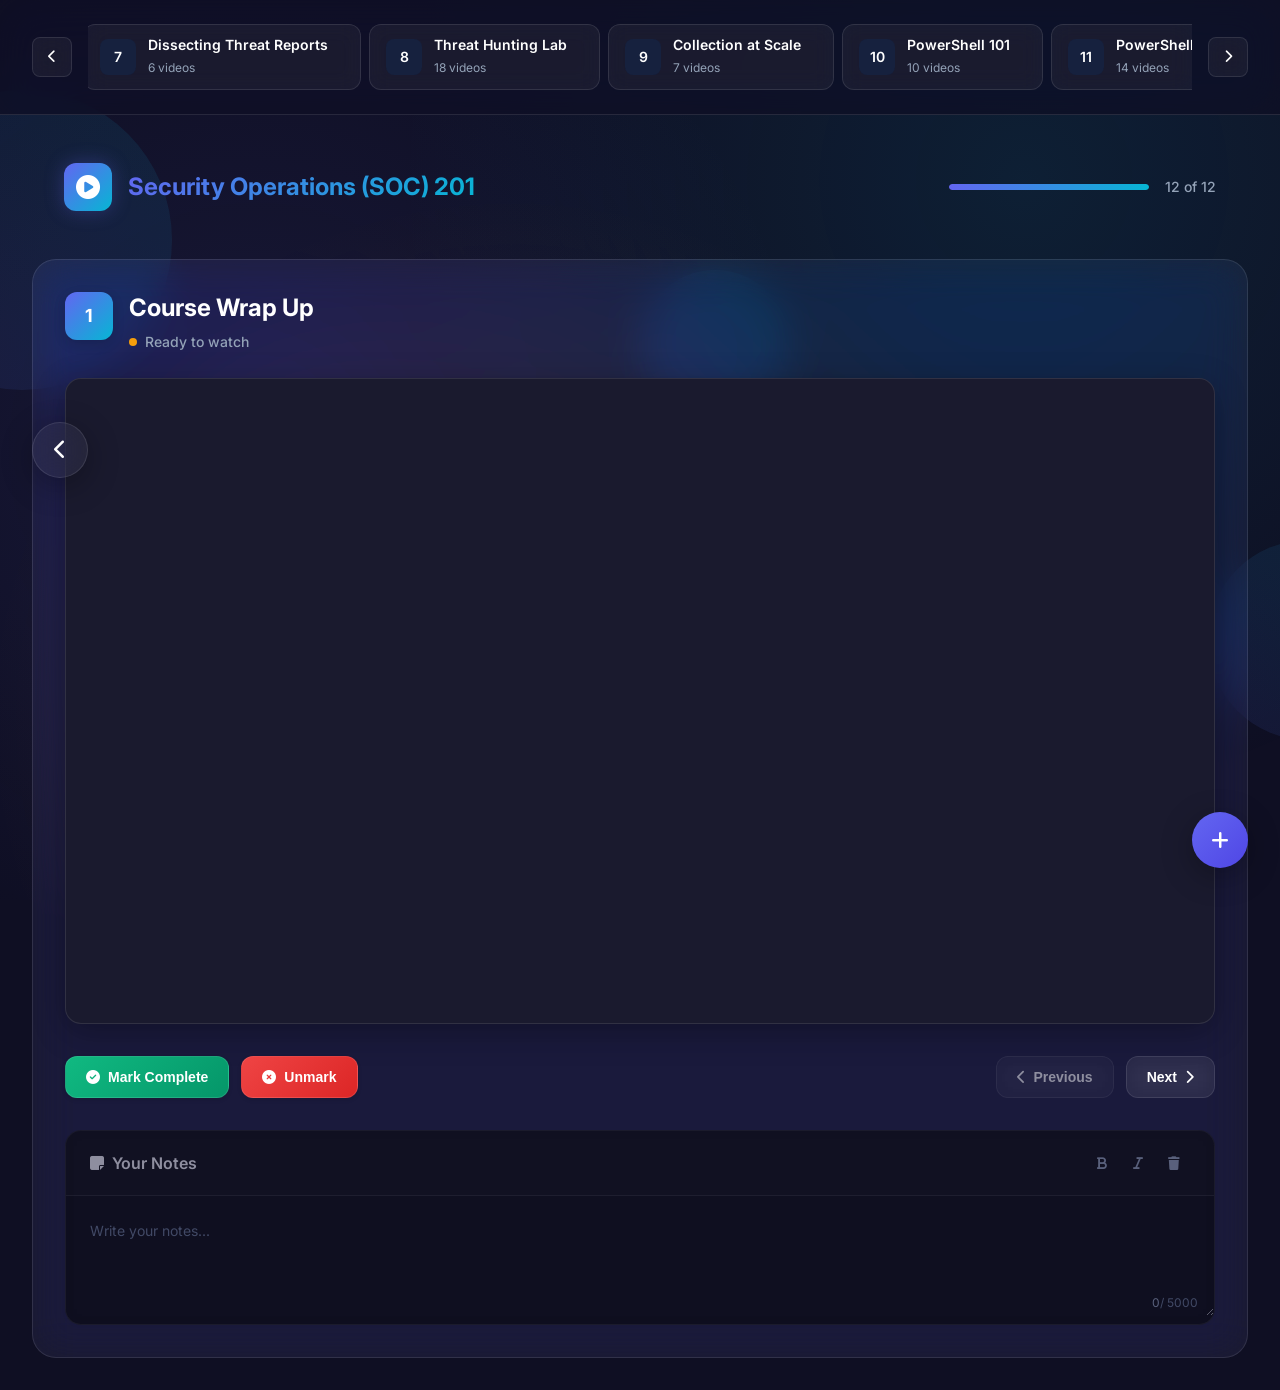
<file: s12.html>
<!DOCTYPE html>

<html lang="en">
<head>
<meta charset="utf-8"/>
<meta content="width=device-width, initial-scale=1.0" name="viewport"/>
<title>Security Operations (SOC) 201</title>
<link href="styles.css" rel="stylesheet"/>
<link href="https://cdnjs.cloudflare.com/ajax/libs/font-awesome/6.4.0/css/all.min.css" rel="stylesheet"/>
<link href="https://fonts.googleapis.com/css2?family=Inter:wght@300;400;500;600;700&amp;display=swap" rel="stylesheet"/>
</head>
<body>
<div class="bg-gradient"></div>
<div class="floating-shapes">
<div class="shape shape-1"></div>
<div class="shape shape-2"></div>
<div class="shape shape-3"></div>
</div>
<header class="glassmorphism-header">
<nav class="modern-nav">
<div class="nav-container">
<button class="nav-scroll-btn left-scroll" id="leftScroll"><i class="fas fa-chevron-left"></i></button>
<ul class="nav-carousel" id="navCarousel">
<li class="nav-item">
<a class="nav-link" href="index.html">
<div class="nav-icon"><span class="nav-number">1</span></div>
<div class="nav-content">
<span class="nav-title">Course Introduction</span>
<span class="nav-subtitle">5 videos</span>
</div>
<div class="nav-indicator"></div>
</a>
</li>
<li class="nav-item">
<a class="nav-link" href="s2.html">
<div class="nav-icon"><span class="nav-number">2</span></div>
<div class="nav-content">
<span class="nav-title">Lab Setup</span>
<span class="nav-subtitle">8 videos</span>
</div>
<div class="nav-indicator"></div>
</a>
</li>
<li class="nav-item">
<a class="nav-link" href="s3.html">
<div class="nav-icon"><span class="nav-number">3</span></div>
<div class="nav-content">
<span class="nav-title">Introduction to Incident Response</span>
<span class="nav-subtitle">10 videos</span>
</div>
<div class="nav-indicator"></div>
</a>
</li>
<li class="nav-item">
<a class="nav-link" href="s4.html">
<div class="nav-icon"><span class="nav-number">4</span></div>
<div class="nav-content">
<span class="nav-title">Introduction to Threat Hunting</span>
<span class="nav-subtitle">13 videos</span>
</div>
<div class="nav-indicator"></div>
</a>
</li>
<li class="nav-item">
<a class="nav-link" href="s5.html">
<div class="nav-icon"><span class="nav-number">5</span></div>
<div class="nav-content">
<span class="nav-title">Data Transformation</span>
<span class="nav-subtitle">15 videos</span>
</div>
<div class="nav-indicator"></div>
</a>
</li>
<li class="nav-item">
<a class="nav-link" href="s6.html">
<div class="nav-icon"><span class="nav-number">6</span></div>
<div class="nav-content">
<span class="nav-title">Understanding Anomalies</span>
<span class="nav-subtitle">12 videos</span>
</div>
<div class="nav-indicator"></div>
</a>
</li>
<li class="nav-item">
<a class="nav-link" href="s7.html">
<div class="nav-icon"><span class="nav-number">7</span></div>
<div class="nav-content">
<span class="nav-title">Dissecting Threat Reports</span>
<span class="nav-subtitle">6 videos</span>
</div>
<div class="nav-indicator"></div>
</a>
</li>
<li class="nav-item">
<a class="nav-link" href="s8.html">
<div class="nav-icon"><span class="nav-number">8</span></div>
<div class="nav-content">
<span class="nav-title">Threat Hunting Lab</span>
<span class="nav-subtitle">18 videos</span>
</div>
<div class="nav-indicator"></div>
</a>
</li>
<li class="nav-item">
<a class="nav-link" href="s9.html">
<div class="nav-icon"><span class="nav-number">9</span></div>
<div class="nav-content">
<span class="nav-title">Collection at Scale</span>
<span class="nav-subtitle">7 videos</span>
</div>
<div class="nav-indicator"></div>
</a>
</li>
<li class="nav-item">
<a class="nav-link" href="s10.html">
<div class="nav-icon"><span class="nav-number">10</span></div>
<div class="nav-content">
<span class="nav-title">PowerShell 101</span>
<span class="nav-subtitle">10 videos</span>
</div>
<div class="nav-indicator"></div>
</a>
</li>
<li class="nav-item">
<a class="nav-link" href="s11.html">
<div class="nav-icon"><span class="nav-number">11</span></div>
<div class="nav-content">
<span class="nav-title">PowerShell for Incident Response</span>
<span class="nav-subtitle">14 videos</span>
</div>
<div class="nav-indicator"></div>
</a>
</li>
<li class="nav-item active">
<a class="nav-link" href="s12.html">
<div class="nav-icon"><span class="nav-number">12</span></div>
<div class="nav-content">
<span class="nav-title">Conclusion</span>
<span class="nav-subtitle">1 videos</span>
</div>
<div class="nav-indicator"></div>
</a>
</li></ul>
<button class="nav-scroll-btn right-scroll" id="rightScroll"><i class="fas fa-chevron-right"></i></button>
</div>
</nav>
</header>
<button class="floating-nav left-nav" onclick="navigate('s11.html')"><i class="fas fa-chevron-left"></i></button>
<main class="main-container">
<div class="content-wrapper">
<div class="header-content">
<div class="logo-section">
<div class="logo-icon"><i class="fas fa-play-circle"></i></div>
<h1 class="app-title">Security Operations (SOC) 201</h1>
</div>
<div class="progress-indicator">
<div class="progress-bar">
<div class="progress-fill" style="width: 100.0%"></div>
</div>
<span class="progress-text">12 of 12</span>
</div>
</div>

<section class="video-section glassmorphism" data-video-index="0" id="section119">
<div class="section-header">
<div class="video-info">
<div class="video-badge"><span class="badge-number">1</span></div>
<div class="video-meta">
<h2 class="video-title">Course Wrap Up </h2>
<div class="video-status">
<span class="status-dot"></span>
<span class="status-text">Ready to watch</span>
</div>
</div>
</div>
</div>
<div class="video-container modern-player">
<iframe allow="autoplay; fullscreen" allowfullscreen="" class="video-iframe" loading="lazy" src="https://drive.google.com/file/d/1J_rphoqkJr4P4RDvQLjVZ6HY_J28ifxt/preview"></iframe>
</div>
<div class="section-actions">
<div class="action-group completion-group">
<button class="action-btn complete-btn" data-section="section119">
<div class="btn-content"><i class="fas fa-check-circle"></i><span>Mark Complete</span></div>
</button>
<button class="action-btn unmark-btn" data-section="section119">
<div class="btn-content"><i class="fas fa-times-circle"></i><span>Unmark</span></div>
</button>
</div>
<div class="action-group navigation-group">
<button class="action-btn nav-btn prev-btn" disabled="" onclick="navigateToSection('prev', 0)">
<div class="btn-content"><i class="fas fa-chevron-left"></i><span>Previous</span></div>
</button>
<button class="action-btn nav-btn next-btn" onclick="navigateToSection('next', 0)">
<div class="btn-content"><span>Next</span><i class="fas fa-chevron-right"></i></div>
</button>
</div>
</div>
<div class="notes-container">
<div class="notes-header">
<div class="notes-title"><i class="fas fa-sticky-note"></i><span>Your Notes</span></div>
<div class="notes-tools">
<button class="tool-btn" id="bold-119" title="Bold"><i class="fas fa-bold"></i></button>
<button class="tool-btn" id="italic-119" title="Italic"><i class="fas fa-italic"></i></button>
<button class="tool-btn" id="clear-119" title="Clear Notes"><i class="fas fa-trash"></i></button>
</div>
</div>
<div class="notes-input-container">
<textarea class="notes-input" data-video-id="119" id="notes119" placeholder="Write your notes..."></textarea>
<div class="notes-counter"><span class="char-count">0</span><span class="char-limit">/ 5000</span></div>
</div>
</div>
</section></div>
</main>
<div class="fab-container">
<div class="fab-menu">
<button class="fab main-fab" id="mainFab"><i class="fas fa-plus"></i></button>
<div class="fab-options">
<button class="fab option-fab" id="exportButton" title="Export Progress"><i class="fas fa-download"></i></button>
<button class="fab option-fab" id="importDataButton" title="Import Progress"><i class="fas fa-upload"></i></button>
<button class="fab option-fab home-fab" onclick="window.location.href='https://brahimsaa.github.io/all';" title="Home"><i class="fas fa-home"></i></button>
</div>
</div>
</div>
<input accept=".json" id="importButton" style="display: none;" type="file"/>
<div class="loading-overlay" id="loadingOverlay">
<div class="loading-spinner">
<div class="spinner"></div>
<p>Loading content...</p>
</div>
</div>
<script src="script.js"></script>
</body>
</html>
</file>
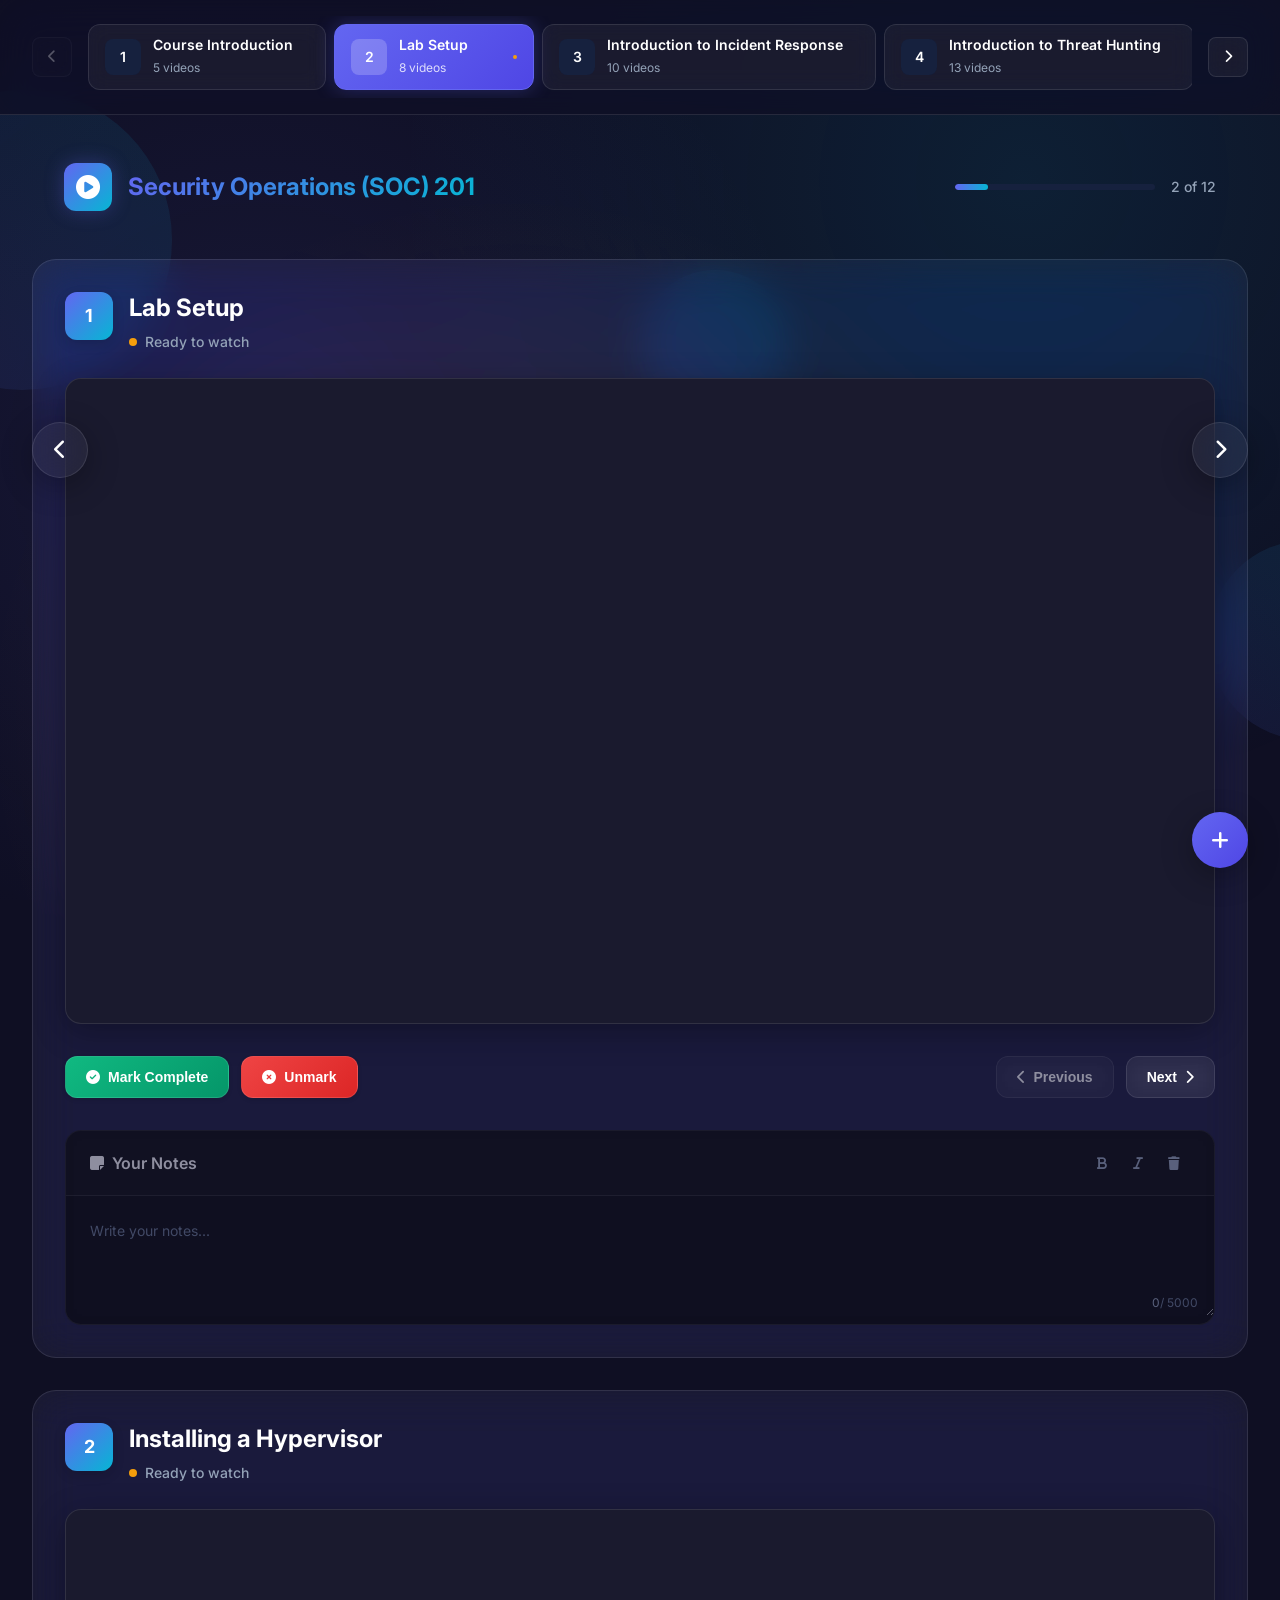
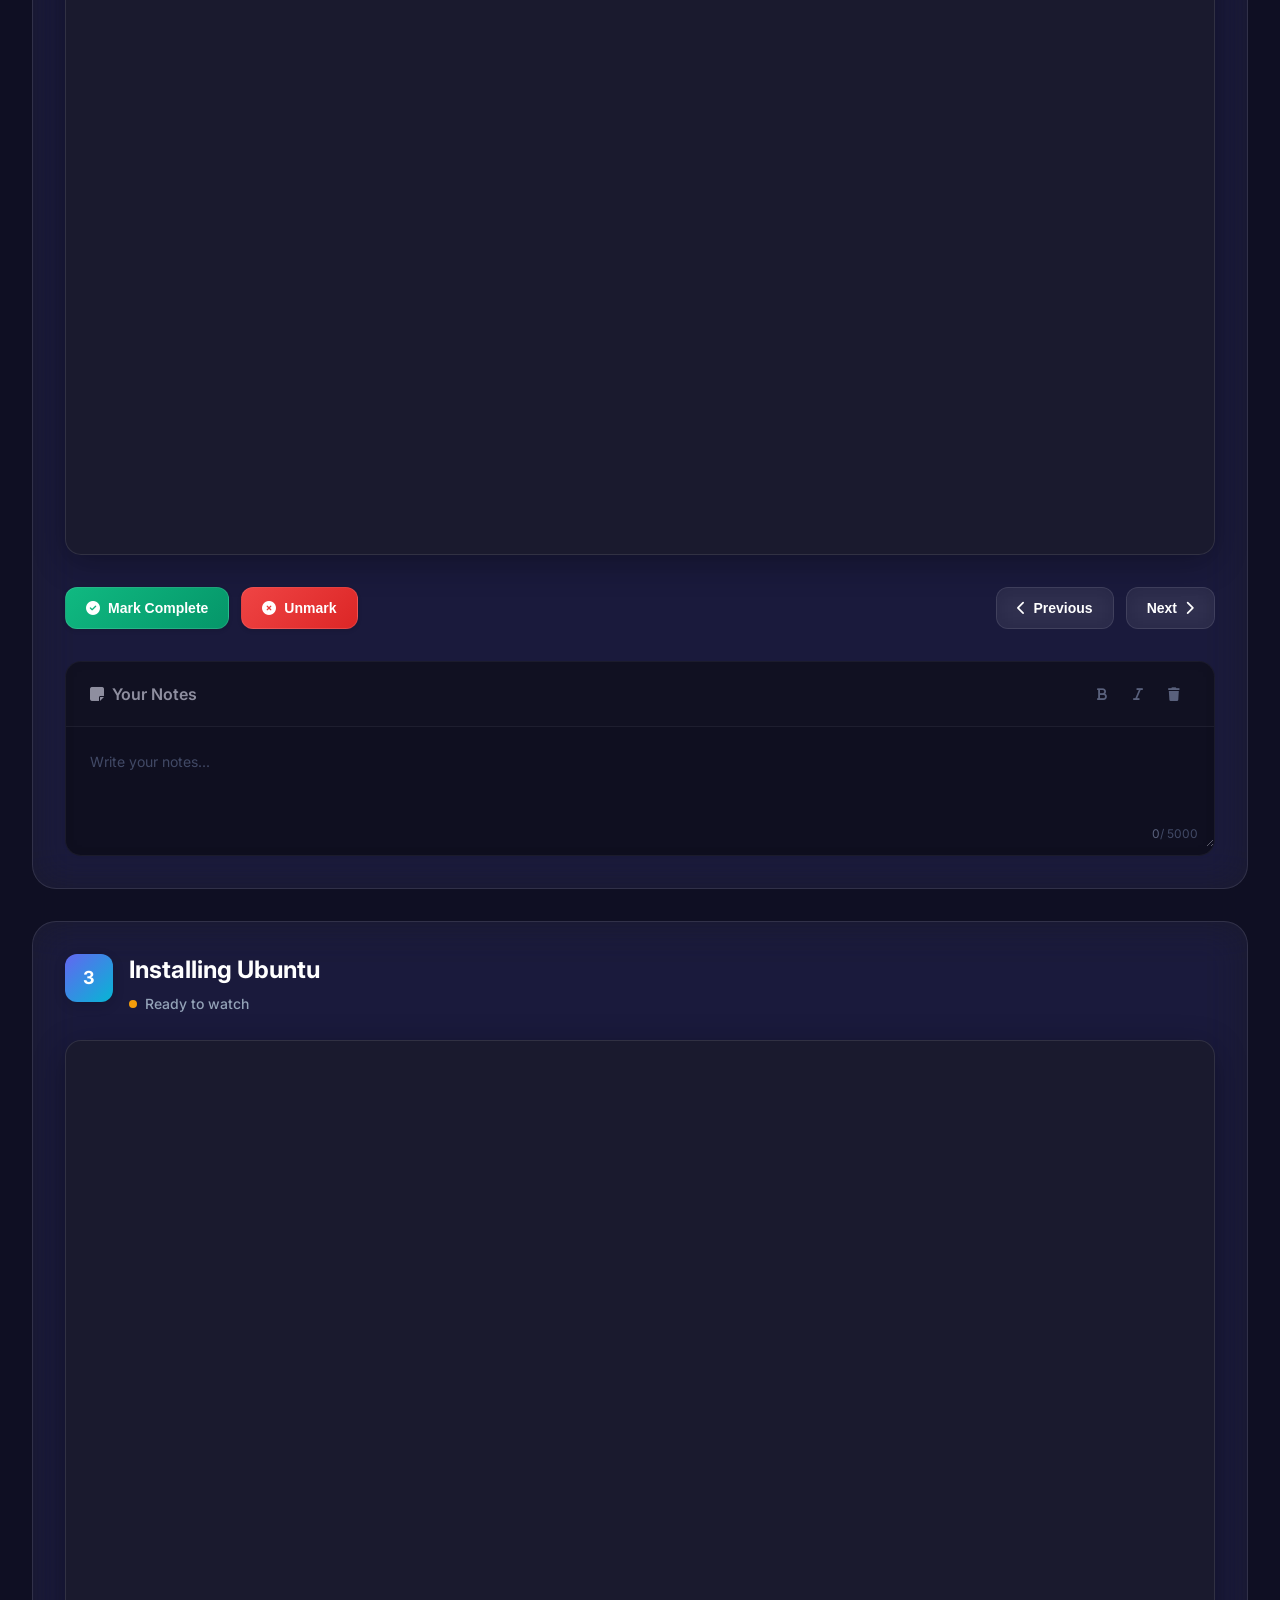
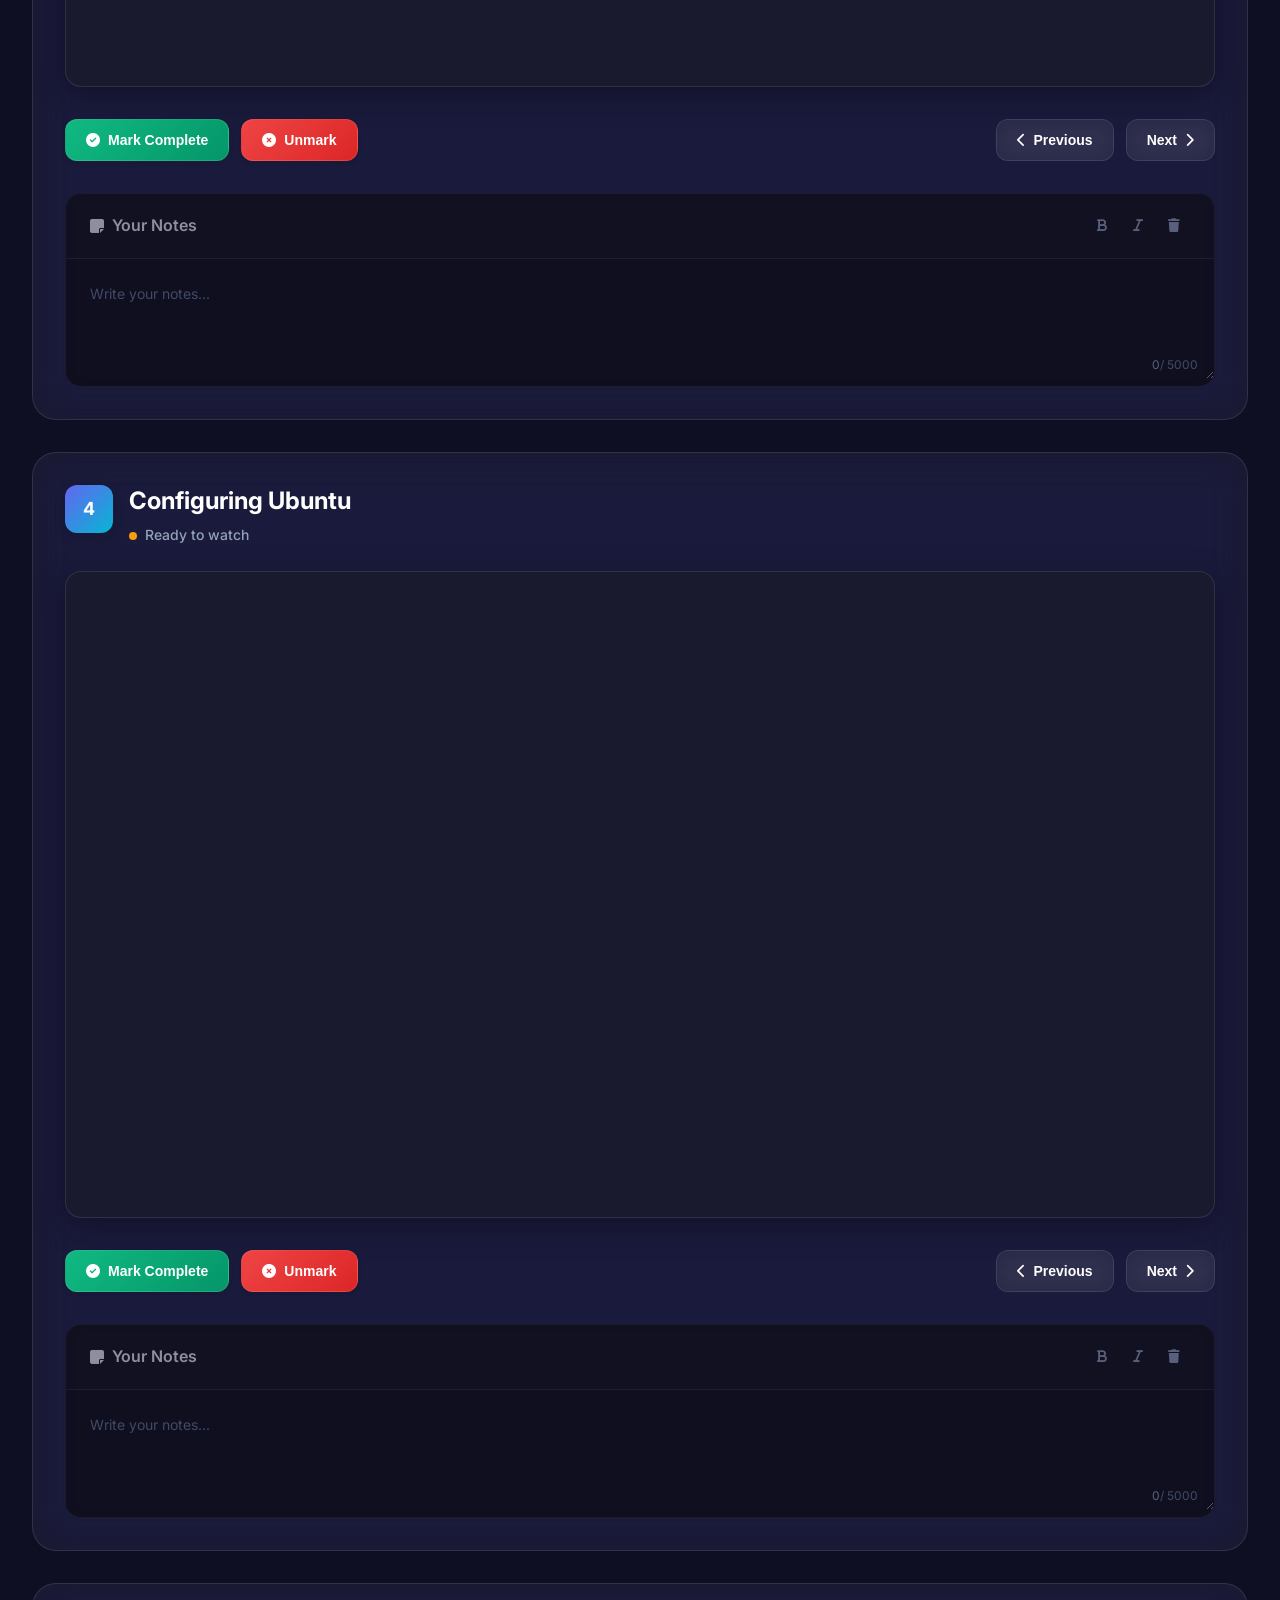
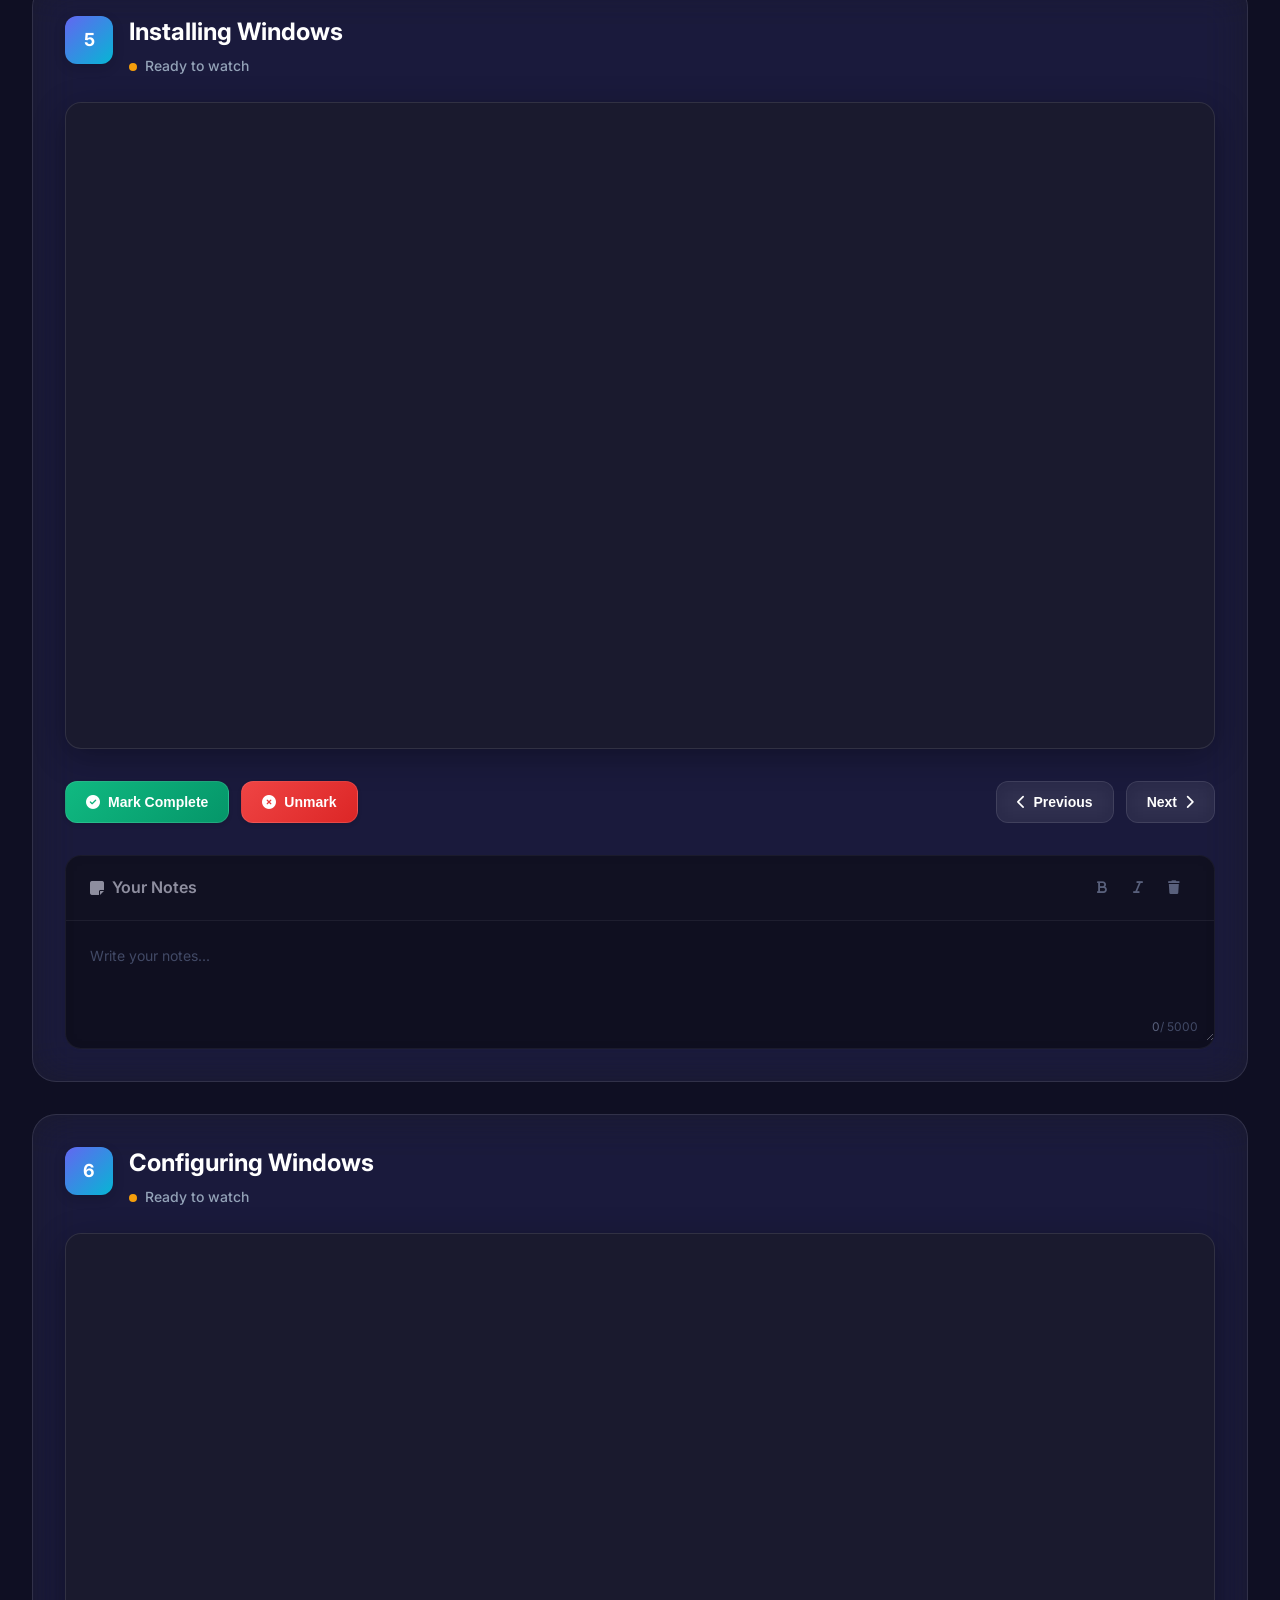
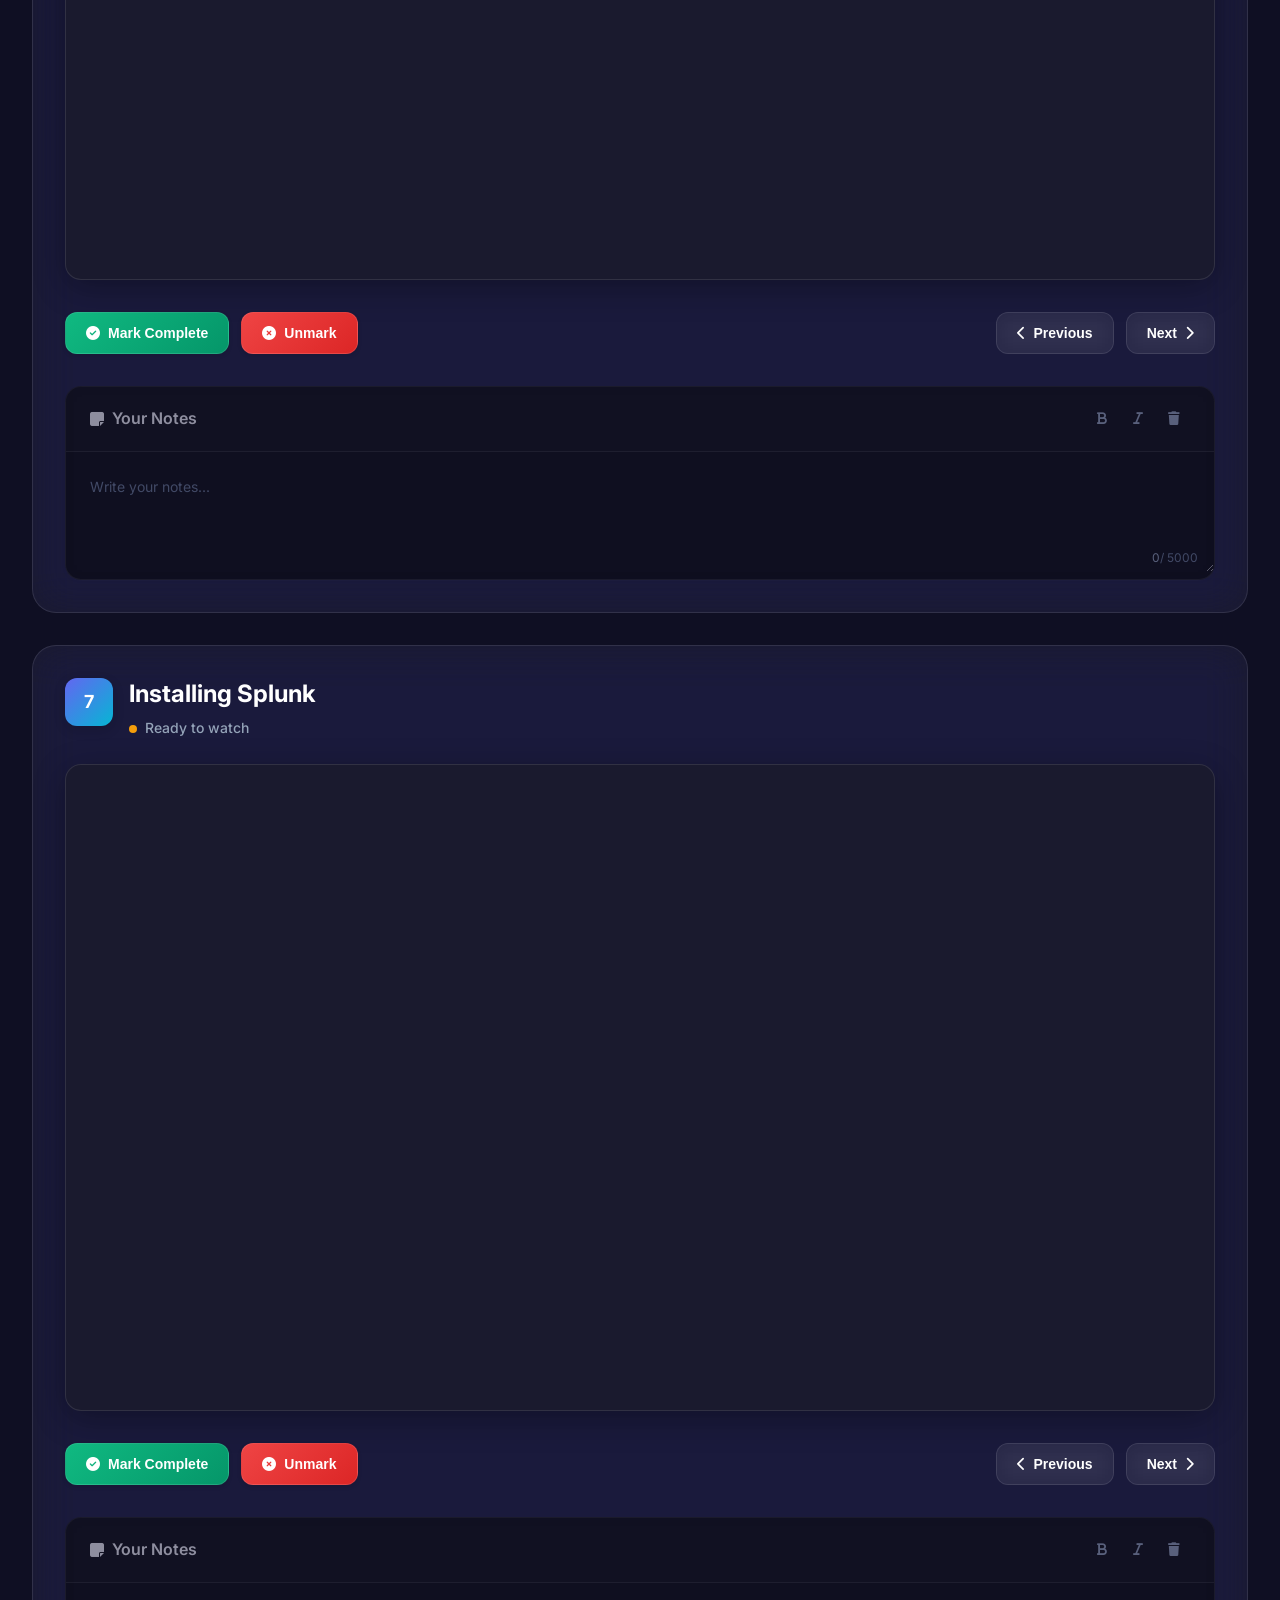
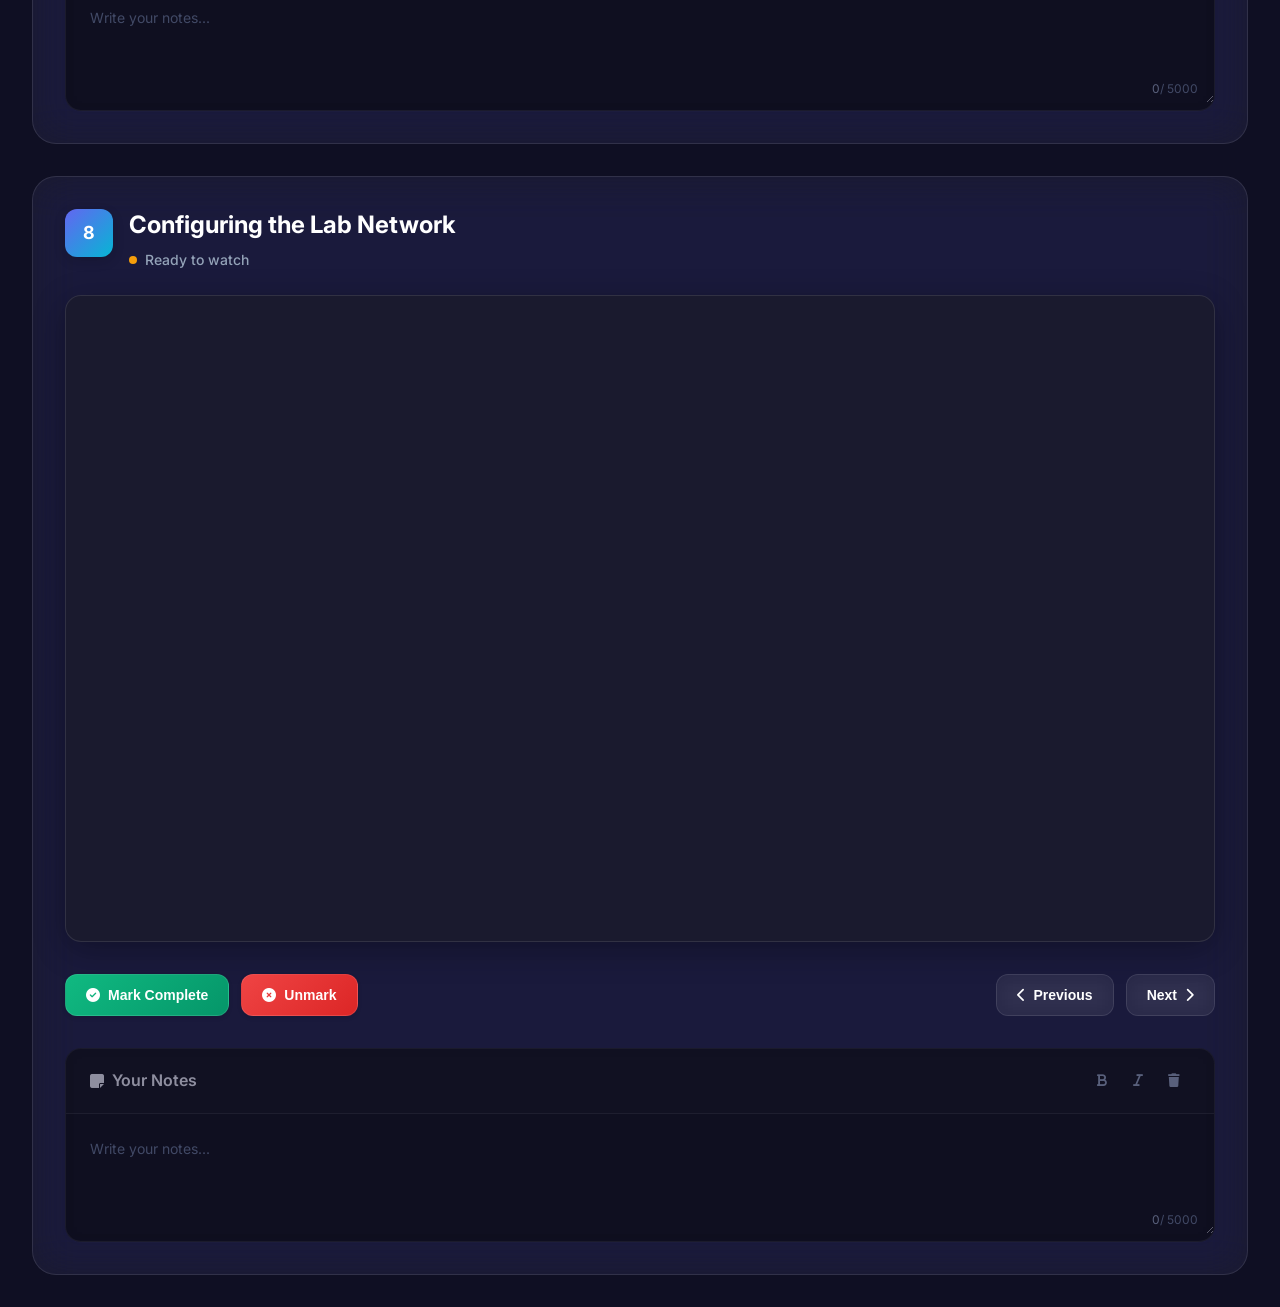
<file: s2.html>
<!DOCTYPE html>
<html lang="en">
<head>
<meta charset="utf-8"/>
<meta content="width=device-width, initial-scale=1.0" name="viewport"/>
<title>Security Operations (SOC) 201</title>
<link href="styles.css" rel="stylesheet"/>
<link href="https://cdnjs.cloudflare.com/ajax/libs/font-awesome/6.4.0/css/all.min.css" rel="stylesheet"/>
<link href="https://fonts.googleapis.com/css2?family=Inter:wght@300;400;500;600;700&amp;display=swap" rel="stylesheet"/>
</head>
<body>
<div class="bg-gradient"></div>
<div class="floating-shapes">
<div class="shape shape-1"></div>
<div class="shape shape-2"></div>
<div class="shape shape-3"></div>
</div>
<header class="glassmorphism-header">
<nav class="modern-nav">
<div class="nav-container">
<button class="nav-scroll-btn left-scroll" id="leftScroll"><i class="fas fa-chevron-left"></i></button>
<ul class="nav-carousel" id="navCarousel">
<li class="nav-item">
<a class="nav-link" href="index.html">
<div class="nav-icon"><span class="nav-number">1</span></div>
<div class="nav-content">
<span class="nav-title">Course Introduction</span>
<span class="nav-subtitle">5 videos</span>
</div>
<div class="nav-indicator"></div>
</a>
</li>
<li class="nav-item active">
<a class="nav-link" href="s2.html">
<div class="nav-icon"><span class="nav-number">2</span></div>
<div class="nav-content">
<span class="nav-title">Lab Setup</span>
<span class="nav-subtitle">8 videos</span>
</div>
<div class="nav-indicator"></div>
</a>
</li>
<li class="nav-item">
<a class="nav-link" href="s3.html">
<div class="nav-icon"><span class="nav-number">3</span></div>
<div class="nav-content">
<span class="nav-title">Introduction to Incident Response</span>
<span class="nav-subtitle">10 videos</span>
</div>
<div class="nav-indicator"></div>
</a>
</li>
<li class="nav-item">
<a class="nav-link" href="s4.html">
<div class="nav-icon"><span class="nav-number">4</span></div>
<div class="nav-content">
<span class="nav-title">Introduction to Threat Hunting</span>
<span class="nav-subtitle">13 videos</span>
</div>
<div class="nav-indicator"></div>
</a>
</li>
<li class="nav-item">
<a class="nav-link" href="s5.html">
<div class="nav-icon"><span class="nav-number">5</span></div>
<div class="nav-content">
<span class="nav-title">Data Transformation</span>
<span class="nav-subtitle">15 videos</span>
</div>
<div class="nav-indicator"></div>
</a>
</li>
<li class="nav-item">
<a class="nav-link" href="s6.html">
<div class="nav-icon"><span class="nav-number">6</span></div>
<div class="nav-content">
<span class="nav-title">Understanding Anomalies</span>
<span class="nav-subtitle">12 videos</span>
</div>
<div class="nav-indicator"></div>
</a>
</li>
<li class="nav-item">
<a class="nav-link" href="s7.html">
<div class="nav-icon"><span class="nav-number">7</span></div>
<div class="nav-content">
<span class="nav-title">Dissecting Threat Reports</span>
<span class="nav-subtitle">6 videos</span>
</div>
<div class="nav-indicator"></div>
</a>
</li>
<li class="nav-item">
<a class="nav-link" href="s8.html">
<div class="nav-icon"><span class="nav-number">8</span></div>
<div class="nav-content">
<span class="nav-title">Threat Hunting Lab</span>
<span class="nav-subtitle">18 videos</span>
</div>
<div class="nav-indicator"></div>
</a>
</li>
<li class="nav-item">
<a class="nav-link" href="s9.html">
<div class="nav-icon"><span class="nav-number">9</span></div>
<div class="nav-content">
<span class="nav-title">Collection at Scale</span>
<span class="nav-subtitle">7 videos</span>
</div>
<div class="nav-indicator"></div>
</a>
</li>
<li class="nav-item">
<a class="nav-link" href="s10.html">
<div class="nav-icon"><span class="nav-number">10</span></div>
<div class="nav-content">
<span class="nav-title">PowerShell 101</span>
<span class="nav-subtitle">10 videos</span>
</div>
<div class="nav-indicator"></div>
</a>
</li>
<li class="nav-item">
<a class="nav-link" href="s11.html">
<div class="nav-icon"><span class="nav-number">11</span></div>
<div class="nav-content">
<span class="nav-title">PowerShell for Incident Response</span>
<span class="nav-subtitle">14 videos</span>
</div>
<div class="nav-indicator"></div>
</a>
</li>
<li class="nav-item">
<a class="nav-link" href="s12.html">
<div class="nav-icon"><span class="nav-number">12</span></div>
<div class="nav-content">
<span class="nav-title">Conclusion</span>
<span class="nav-subtitle">1 videos</span>
</div>
<div class="nav-indicator"></div>
</a>
</li></ul>
<button class="nav-scroll-btn right-scroll" id="rightScroll"><i class="fas fa-chevron-right"></i></button>
</div>
</nav>
</header>
<button class="floating-nav left-nav" onclick="navigate('index.html')"><i class="fas fa-chevron-left"></i></button>
<button class="floating-nav right-nav" onclick="navigate('s3.html')"><i class="fas fa-chevron-right"></i></button>
<main class="main-container">
<div class="content-wrapper">
<div class="header-content">
<div class="logo-section">
<div class="logo-icon"><i class="fas fa-play-circle"></i></div>
<h1 class="app-title">Security Operations (SOC) 201</h1>
</div>
<div class="progress-indicator">
<div class="progress-bar">
<div class="progress-fill" style="width: 16.666666666666664%"></div>
</div>
<span class="progress-text">2 of 12</span>
</div>
</div>

<section class="video-section glassmorphism" data-video-index="0" id="section6">
<div class="section-header">
<div class="video-info">
<div class="video-badge"><span class="badge-number">1</span></div>
<div class="video-meta">
<!-- CORRECTED TITLE -->
<h2 class="video-title">Lab Setup</h2>
<div class="video-status">
<span class="status-dot"></span>
<span class="status-text">Ready to watch</span>
</div>
</div>
</div>
</div>
<div class="video-container modern-player">
<iframe allow="autoplay; fullscreen" allowfullscreen="" class="video-iframe" loading="lazy" src="https://drive.google.com/file/d/1XYnDdwY5owvzq55-V7h_cMC0DyWxZVj4/preview"></iframe>
</div>
<div class="section-actions">
<div class="action-group completion-group">
<button class="action-btn complete-btn" data-section="section6">
<div class="btn-content"><i class="fas fa-check-circle"></i><span>Mark Complete</span></div>
</button>
<button class="action-btn unmark-btn" data-section="section6">
<div class="btn-content"><i class="fas fa-times-circle"></i><span>Unmark</span></div>
</button>
</div>
<div class="action-group navigation-group">
<button class="action-btn nav-btn prev-btn" disabled="" onclick="navigateToSection('prev', 0)">
<div class="btn-content"><i class="fas fa-chevron-left"></i><span>Previous</span></div>
</button>
<button class="action-btn nav-btn next-btn" onclick="navigateToSection('next', 0)">
<div class="btn-content"><span>Next</span><i class="fas fa-chevron-right"></i></div>
</button>
</div>
</div>
<div class="notes-container">
<div class="notes-header">
<div class="notes-title"><i class="fas fa-sticky-note"></i><span>Your Notes</span></div>
<div class="notes-tools">
<button class="tool-btn" id="bold-6" title="Bold"><i class="fas fa-bold"></i></button>
<button class="tool-btn" id="italic-6" title="Italic"><i class="fas fa-italic"></i></button>
<button class="tool-btn" id="clear-6" title="Clear Notes"><i class="fas fa-trash"></i></button>
</div>
</div>
<div class="notes-input-container">
<textarea class="notes-input" data-video-id="6" id="notes6" placeholder="Write your notes..."></textarea>
<div class="notes-counter"><span class="char-count">0</span><span class="char-limit">/ 5000</span></div>
</div>
</div>
</section>

<section class="video-section glassmorphism" data-video-index="1" id="section7">
<div class="section-header">
<div class="video-info">
<div class="video-badge"><span class="badge-number">2</span></div>
<div class="video-meta">
<!-- CORRECTED TITLE -->
<h2 class="video-title">Installing a Hypervisor</h2>
<div class="video-status">
<span class="status-dot"></span>
<span class="status-text">Ready to watch</span>
</div>
</div>
</div>
</div>
<div class="video-container modern-player">
<iframe allow="autoplay; fullscreen" allowfullscreen="" class="video-iframe" loading="lazy" src="https://drive.google.com/file/d/182Bhnz7dNYKVxlkSz2dyAUN46k-8_hfi/preview"></iframe>
</div>
<div class="section-actions">
<div class="action-group completion-group">
<button class="action-btn complete-btn" data-section="section7">
<div class="btn-content"><i class="fas fa-check-circle"></i><span>Mark Complete</span></div>
</button>
<button class="action-btn unmark-btn" data-section="section7">
<div class="btn-content"><i class="fas fa-times-circle"></i><span>Unmark</span></div>
</button>
</div>
<div class="action-group navigation-group">
<button class="action-btn nav-btn prev-btn" onclick="navigateToSection('prev', 1)">
<div class="btn-content"><i class="fas fa-chevron-left"></i><span>Previous</span></div>
</button>
<button class="action-btn nav-btn next-btn" onclick="navigateToSection('next', 1)">
<div class="btn-content"><span>Next</span><i class="fas fa-chevron-right"></i></div>
</button>
</div>
</div>
<div class="notes-container">
<div class="notes-header">
<div class="notes-title"><i class="fas fa-sticky-note"></i><span>Your Notes</span></div>
<div class="notes-tools">
<button class="tool-btn" id="bold-7" title="Bold"><i class="fas fa-bold"></i></button>
<button class="tool-btn" id="italic-7" title="Italic"><i class="fas fa-italic"></i></button>
<button class="tool-btn" id="clear-7" title="Clear Notes"><i class="fas fa-trash"></i></button>
</div>
</div>
<div class="notes-input-container">
<textarea class="notes-input" data-video-id="7" id="notes7" placeholder="Write your notes..."></textarea>
<div class="notes-counter"><span class="char-count">0</span><span class="char-limit">/ 5000</span></div>
</div>
</div>
</section>

<section class="video-section glassmorphism" data-video-index="2" id="section8">
<div class="section-header">
<div class="video-info">
<div class="video-badge"><span class="badge-number">3</span></div>
<div class="video-meta">
<!-- CORRECTED TITLE -->
<h2 class="video-title">Installing Ubuntu</h2>
<div class="video-status">
<span class="status-dot"></span>
<span class="status-text">Ready to watch</span>
</div>
</div>
</div>
</div>
<div class="video-container modern-player">
<iframe allow="autoplay; fullscreen" allowfullscreen="" class="video-iframe" loading="lazy" src="https://drive.google.com/file/d/1QE6SojDFA-EnPnKpF4lX-LhFEeySg4SQ/preview"></iframe>
</div>
<div class="section-actions">
<div class="action-group completion-group">
<button class="action-btn complete-btn" data-section="section8">
<div class="btn-content"><i class="fas fa-check-circle"></i><span>Mark Complete</span></div>
</button>
<button class="action-btn unmark-btn" data-section="section8">
<div class="btn-content"><i class="fas fa-times-circle"></i><span>Unmark</span></div>
</button>
</div>
<div class="action-group navigation-group">
<button class="action-btn nav-btn prev-btn" onclick="navigateToSection('prev', 2)">
<div class="btn-content"><i class="fas fa-chevron-left"></i><span>Previous</span></div>
</button>
<button class="action-btn nav-btn next-btn" onclick="navigateToSection('next', 2)">
<div class="btn-content"><span>Next</span><i class="fas fa-chevron-right"></i></div>
</button>
</div>
</div>
<div class="notes-container">
<div class="notes-header">
<div class="notes-title"><i class="fas fa-sticky-note"></i><span>Your Notes</span></div>
<div class="notes-tools">
<button class="tool-btn" id="bold-8" title="Bold"><i class="fas fa-bold"></i></button>
<button class="tool-btn" id="italic-8" title="Italic"><i class="fas fa-italic"></i></button>
<button class="tool-btn" id="clear-8" title="Clear Notes"><i class="fas fa-trash"></i></button>
</div>
</div>
<div class="notes-input-container">
<textarea class="notes-input" data-video-id="8" id="notes8" placeholder="Write your notes..."></textarea>
<div class="notes-counter"><span class="char-count">0</span><span class="char-limit">/ 5000</span></div>
</div>
</div>
</section>

<section class="video-section glassmorphism" data-video-index="3" id="section9">
<div class="section-header">
<div class="video-info">
<div class="video-badge"><span class="badge-number">4</span></div>
<div class="video-meta">
<!-- CORRECTED TITLE -->
<h2 class="video-title">Configuring Ubuntu</h2>
<div class="video-status">
<span class="status-dot"></span>
<span class="status-text">Ready to watch</span>
</div>
</div>
</div>
</div>
<div class="video-container modern-player">
<iframe allow="autoplay; fullscreen" allowfullscreen="" class="video-iframe" loading="lazy" src="https://drive.google.com/file/d/1jZDI_H1AHPLh_T4aOp6o7XZkWG0P4GIg/preview"></iframe>
</div>
<div class="section-actions">
<div class="action-group completion-group">
<button class="action-btn complete-btn" data-section="section9">
<div class="btn-content"><i class="fas fa-check-circle"></i><span>Mark Complete</span></div>
</button>
<button class="action-btn unmark-btn" data-section="section9">
<div class="btn-content"><i class="fas fa-times-circle"></i><span>Unmark</span></div>
</button>
</div>
<div class="action-group navigation-group">
<button class="action-btn nav-btn prev-btn" onclick="navigateToSection('prev', 3)">
<div class="btn-content"><i class="fas fa-chevron-left"></i><span>Previous</span></div>
</button>
<button class="action-btn nav-btn next-btn" onclick="navigateToSection('next', 3)">
<div class="btn-content"><span>Next</span><i class="fas fa-chevron-right"></i></div>
</button>
</div>
</div>
<div class="notes-container">
<div class="notes-header">
<div class="notes-title"><i class="fas fa-sticky-note"></i><span>Your Notes</span></div>
<div class="notes-tools">
<button class="tool-btn" id="bold-9" title="Bold"><i class="fas fa-bold"></i></button>
<button class="tool-btn" id="italic-9" title="Italic"><i class="fas fa-italic"></i></button>
<button class="tool-btn" id="clear-9" title="Clear Notes"><i class="fas fa-trash"></i></button>
</div>
</div>
<div class="notes-input-container">
<textarea class="notes-input" data-video-id="9" id="notes9" placeholder="Write your notes..."></textarea>
<div class="notes-counter"><span class="char-count">0</span><span class="char-limit">/ 5000</span></div>
</div>
</div>
</section>

<section class="video-section glassmorphism" data-video-index="4" id="section10">
<div class="section-header">
<div class="video-info">
<div class="video-badge"><span class="badge-number">5</span></div>
<div class="video-meta">
<!-- CORRECTED TITLE -->
<h2 class="video-title">Installing Windows</h2>
<div class="video-status">
<span class="status-dot"></span>
<span class="status-text">Ready to watch</span>
</div>
</div>
</div>
</div>
<div class="video-container modern-player">
<iframe allow="autoplay; fullscreen" allowfullscreen="" class="video-iframe" loading="lazy" src="https://drive.google.com/file/d/1Tuh5YwyKNO0f4CmOp4MBpxzk_vdWVPi7/preview"></iframe>
</div>
<div class="section-actions">
<div class="action-group completion-group">
<button class="action-btn complete-btn" data-section="section10">
<div class="btn-content"><i class="fas fa-check-circle"></i><span>Mark Complete</span></div>
</button>
<button class="action-btn unmark-btn" data-section="section10">
<div class="btn-content"><i class="fas fa-times-circle"></i><span>Unmark</span></div>
</button>
</div>
<div class="action-group navigation-group">
<button class="action-btn nav-btn prev-btn" onclick="navigateToSection('prev', 4)">
<div class="btn-content"><i class="fas fa-chevron-left"></i><span>Previous</span></div>
</button>
<button class="action-btn nav-btn next-btn" onclick="navigateToSection('next', 4)">
<div class="btn-content"><span>Next</span><i class="fas fa-chevron-right"></i></div>
</button>
</div>
</div>
<div class="notes-container">
<div class="notes-header">
<div class="notes-title"><i class="fas fa-sticky-note"></i><span>Your Notes</span></div>
<div class="notes-tools">
<button class="tool-btn" id="bold-10" title="Bold"><i class="fas fa-bold"></i></button>
<button class="tool-btn" id="italic-10" title="Italic"><i class="fas fa-italic"></i></button>
<button class="tool-btn" id="clear-10" title="Clear Notes"><i class="fas fa-trash"></i></button>
</div>
</div>
<div class="notes-input-container">
<textarea class="notes-input" data-video-id="10" id="notes10" placeholder="Write your notes..."></textarea>
<div class="notes-counter"><span class="char-count">0</span><span class="char-limit">/ 5000</span></div>
</div>
</div>
</section>

<section class="video-section glassmorphism" data-video-index="5" id="section11">
<div class="section-header">
<div class="video-info">
<div class="video-badge"><span class="badge-number">6</span></div>
<div class="video-meta">
<!-- CORRECTED TITLE -->
<h2 class="video-title">Configuring Windows</h2>
<div class="video-status">
<span class="status-dot"></span>
<span class="status-text">Ready to watch</span>
</div>
</div>
</div>
</div>
<div class="video-container modern-player">
<iframe allow="autoplay; fullscreen" allowfullscreen="" class="video-iframe" loading="lazy" src="https://drive.google.com/file/d/1wzbvFk5GoHv9PosQRUBxT-lQN01CE151/preview"></iframe>
</div>
<div class="section-actions">
<div class="action-group completion-group">
<button class="action-btn complete-btn" data-section="section11">
<div class="btn-content"><i class="fas fa-check-circle"></i><span>Mark Complete</span></div>
</button>
<button class="action-btn unmark-btn" data-section="section11">
<div class="btn-content"><i class="fas fa-times-circle"></i><span>Unmark</span></div>
</button>
</div>
<div class="action-group navigation-group">
<button class="action-btn nav-btn prev-btn" onclick="navigateToSection('prev', 5)">
<div class="btn-content"><i class="fas fa-chevron-left"></i><span>Previous</span></div>
</button>
<button class="action-btn nav-btn next-btn" onclick="navigateToSection('next', 5)">
<div class="btn-content"><span>Next</span><i class="fas fa-chevron-right"></i></div>
</button>
</div>
</div>
<div class="notes-container">
<div class="notes-header">
<div class="notes-title"><i class="fas fa-sticky-note"></i><span>Your Notes</span></div>
<div class="notes-tools">
<button class="tool-btn" id="bold-11" title="Bold"><i class="fas fa-bold"></i></button>
<button class="tool-btn" id="italic-11" title="Italic"><i class="fas fa-italic"></i></button>
<button class="tool-btn" id="clear-11" title="Clear Notes"><i class="fas fa-trash"></i></button>
</div>
</div>
<div class="notes-input-container">
<textarea class="notes-input" data-video-id="11" id="notes11" placeholder="Write your notes..."></textarea>
<div class="notes-counter"><span class="char-count">0</span><span class="char-limit">/ 5000</span></div>
</div>
</div>
</section>

<section class="video-section glassmorphism" data-video-index="6" id="section12">
<div class="section-header">
<div class="video-info">
<div class="video-badge"><span class="badge-number">7</span></div>
<div class="video-meta">
<!-- CORRECTED TITLE -->
<h2 class="video-title">Installing Splunk</h2>
<div class="video-status">
<span class="status-dot"></span>
<span class="status-text">Ready to watch</span>
</div>
</div>
</div>
</div>
<div class="video-container modern-player">
<iframe allow="autoplay; fullscreen" allowfullscreen="" class="video-iframe" loading="lazy" src="https://drive.google.com/file/d/1PXwCs-YYJBMx4OLTybDz1lhACo0sxgfx/preview"></iframe>
</div>
<div class="section-actions">
<div class="action-group completion-group">
<button class="action-btn complete-btn" data-section="section12">
<div class="btn-content"><i class="fas fa-check-circle"></i><span>Mark Complete</span></div>
</button>
<button class="action-btn unmark-btn" data-section="section12">
<div class="btn-content"><i class="fas fa-times-circle"></i><span>Unmark</span></div>
</button>
</div>
<div class="action-group navigation-group">
<button class="action-btn nav-btn prev-btn" onclick="navigateToSection('prev', 6)">
<div class="btn-content"><i class="fas fa-chevron-left"></i><span>Previous</span></div>
</button>
<button class="action-btn nav-btn next-btn" onclick="navigateToSection('next', 6)">
<div class="btn-content"><span>Next</span><i class="fas fa-chevron-right"></i></div>
</button>
</div>
</div>
<div class="notes-container">
<div class="notes-header">
<div class="notes-title"><i class="fas fa-sticky-note"></i><span>Your Notes</span></div>
<div class="notes-tools">
<button class="tool-btn" id="bold-12" title="Bold"><i class="fas fa-bold"></i></button>
<button class="tool-btn" id="italic-12" title="Italic"><i class="fas fa-italic"></i></button>
<button class="tool-btn" id="clear-12" title="Clear Notes"><i class="fas fa-trash"></i></button>
</div>
</div>
<div class="notes-input-container">
<textarea class="notes-input" data-video-id="12" id="notes12" placeholder="Write your notes..."></textarea>
<div class="notes-counter"><span class="char-count">0</span><span class="char-limit">/ 5000</span></div>
</div>
</div>
</section>

<section class="video-section glassmorphism" data-video-index="7" id="section13">
<div class="section-header">
<div class="video-info">
<div class="video-badge"><span class="badge-number">8</span></div>
<div class="video-meta">
<!-- CORRECTED TITLE -->
<h2 class="video-title">Configuring the Lab Network</h2>
<div class="video-status">
<span class="status-dot"></span>
<span class="status-text">Ready to watch</span>
</div>
</div>
</div>
</div>
<div class="video-container modern-player">
<iframe allow="autoplay; fullscreen" allowfullscreen="" class="video-iframe" loading="lazy" src="https://drive.google.com/file/d/13bkcp27j6F21XUcy22b3OggRGgZvlCaT/preview"></iframe>
</div>
<div class="section-actions">
<div class="action-group completion-group">
<button class="action-btn complete-btn" data-section="section13">
<div class="btn-content"><i class="fas fa-check-circle"></i><span>Mark Complete</span></div>
</button>
<button class="action-btn unmark-btn" data-section="section13">
<div class="btn-content"><i class="fas fa-times-circle"></i><span>Unmark</span></div>
</button>
</div>
<div class="action-group navigation-group">
<button class="action-btn nav-btn prev-btn" onclick="navigateToSection('prev', 7)">
<div class="btn-content"><i class="fas fa-chevron-left"></i><span>Previous</span></div>
</button>
<button class="action-btn nav-btn next-btn" onclick="navigateToSection('next', 7)">
<div class="btn-content"><span>Next</span><i class="fas fa-chevron-right"></i></div>
</button>
</div>
</div>
<div class="notes-container">
<div class="notes-header">
<div class="notes-title"><i class="fas fa-sticky-note"></i><span>Your Notes</span></div>
<div class="notes-tools">
<button class="tool-btn" id="bold-13" title="Bold"><i class="fas fa-bold"></i></button>
<button class="tool-btn" id="italic-13" title="Italic"><i class="fas fa-italic"></i></button>
<button class="tool-btn" id="clear-13" title="Clear Notes"><i class="fas fa-trash"></i></button>
</div>
</div>
<div class="notes-input-container">
<textarea class="notes-input" data-video-id="13" id="notes13" placeholder="Write your notes..."></textarea>
<div class="notes-counter"><span class="char-count">0</span><span class="char-limit">/ 5000</span></div>
</div>
</div>
</section>
</div>
</main>
<div class="fab-container">
<div class="fab-menu">
<button class="fab main-fab" id="mainFab"><i class="fas fa-plus"></i></button>
<div class="fab-options">
<button class="fab option-fab" id="exportButton" title="Export Progress"><i class="fas fa-download"></i></button>
<button class="fab option-fab" id="importDataButton" title="Import Progress"><i class="fas fa-upload"></i></button>
<button class="fab option-fab home-fab" onclick="window.location.href='https://brahimsaa.github.io/all';" title="Home"><i class="fas fa-home"></i></button>
</div>
</div>
</div>
<input accept=".json" id="importButton" style="display: none;" type="file"/>
<div class="loading-overlay" id="loadingOverlay">
<div class="loading-spinner">
<div class="spinner"></div>
<p>Loading content...</p>
</div>
</div>
<script src="script.js"></script>
</body>
</html>
</file>
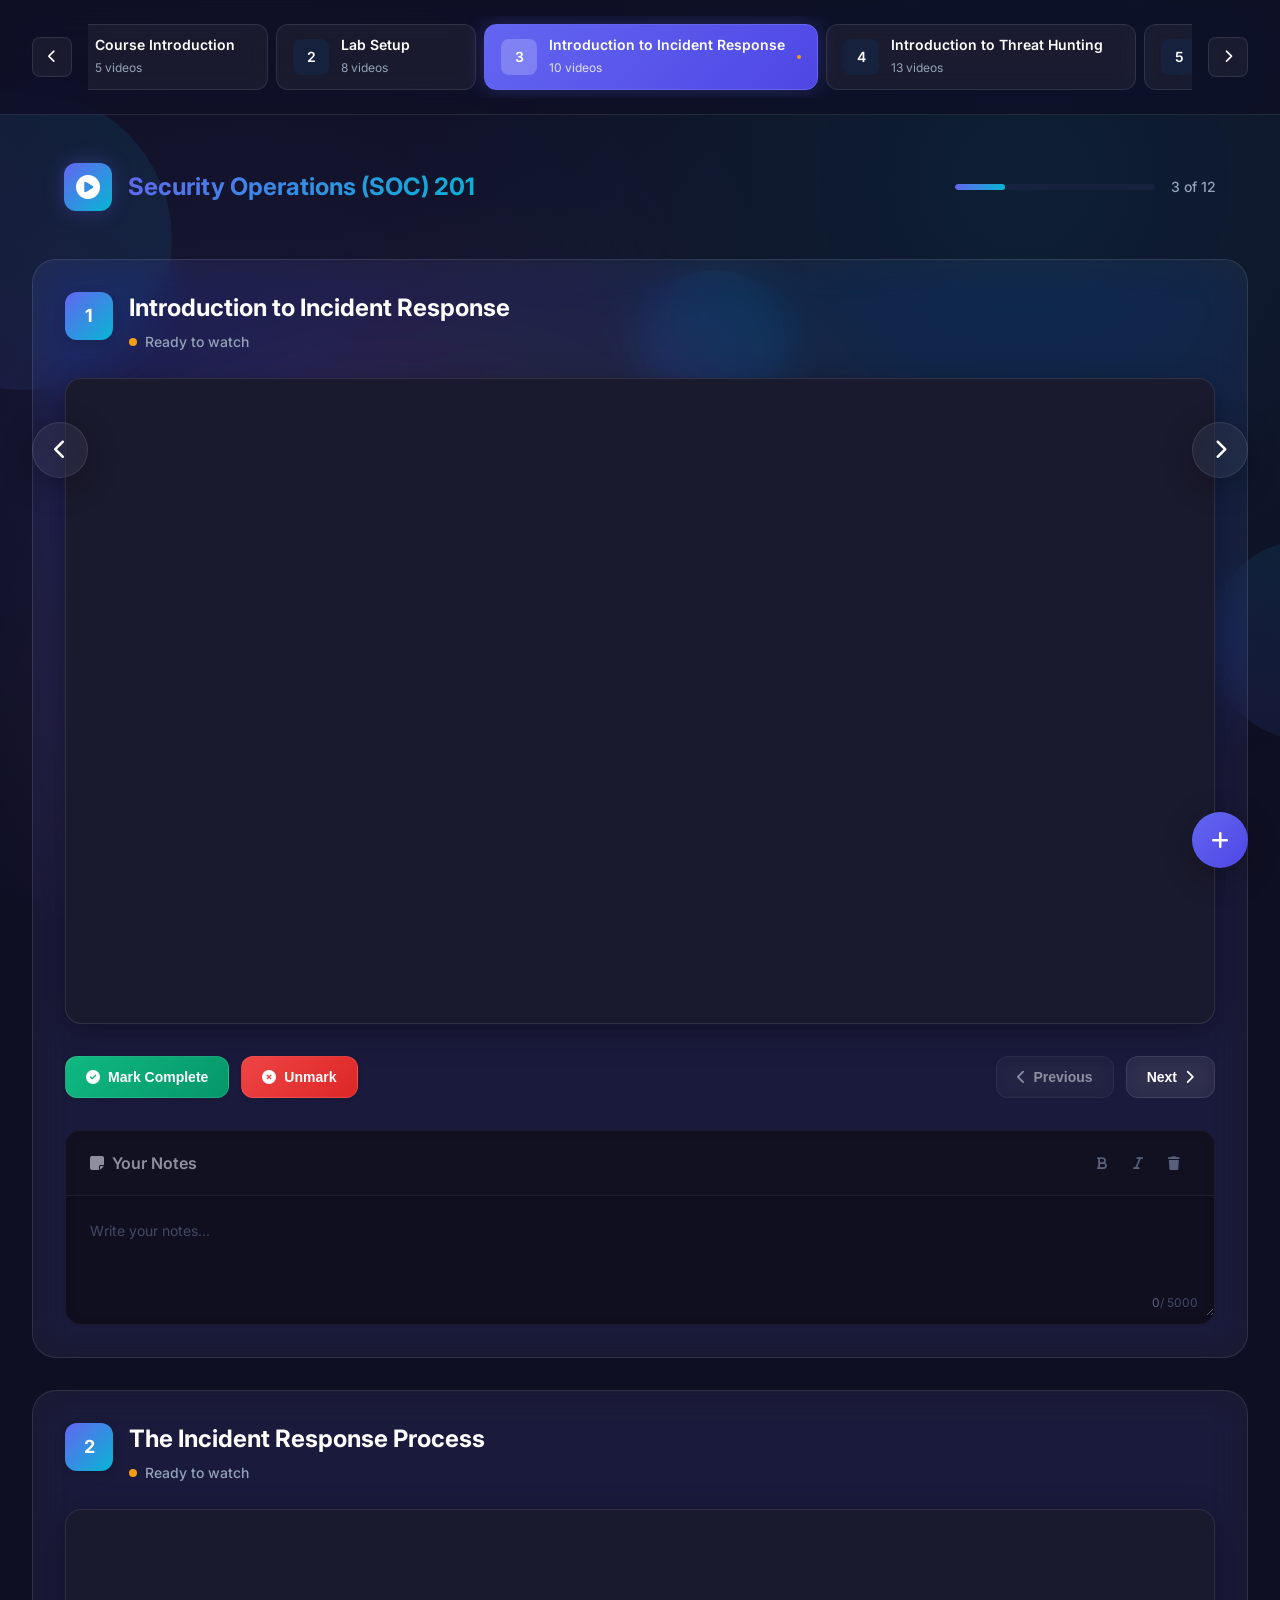
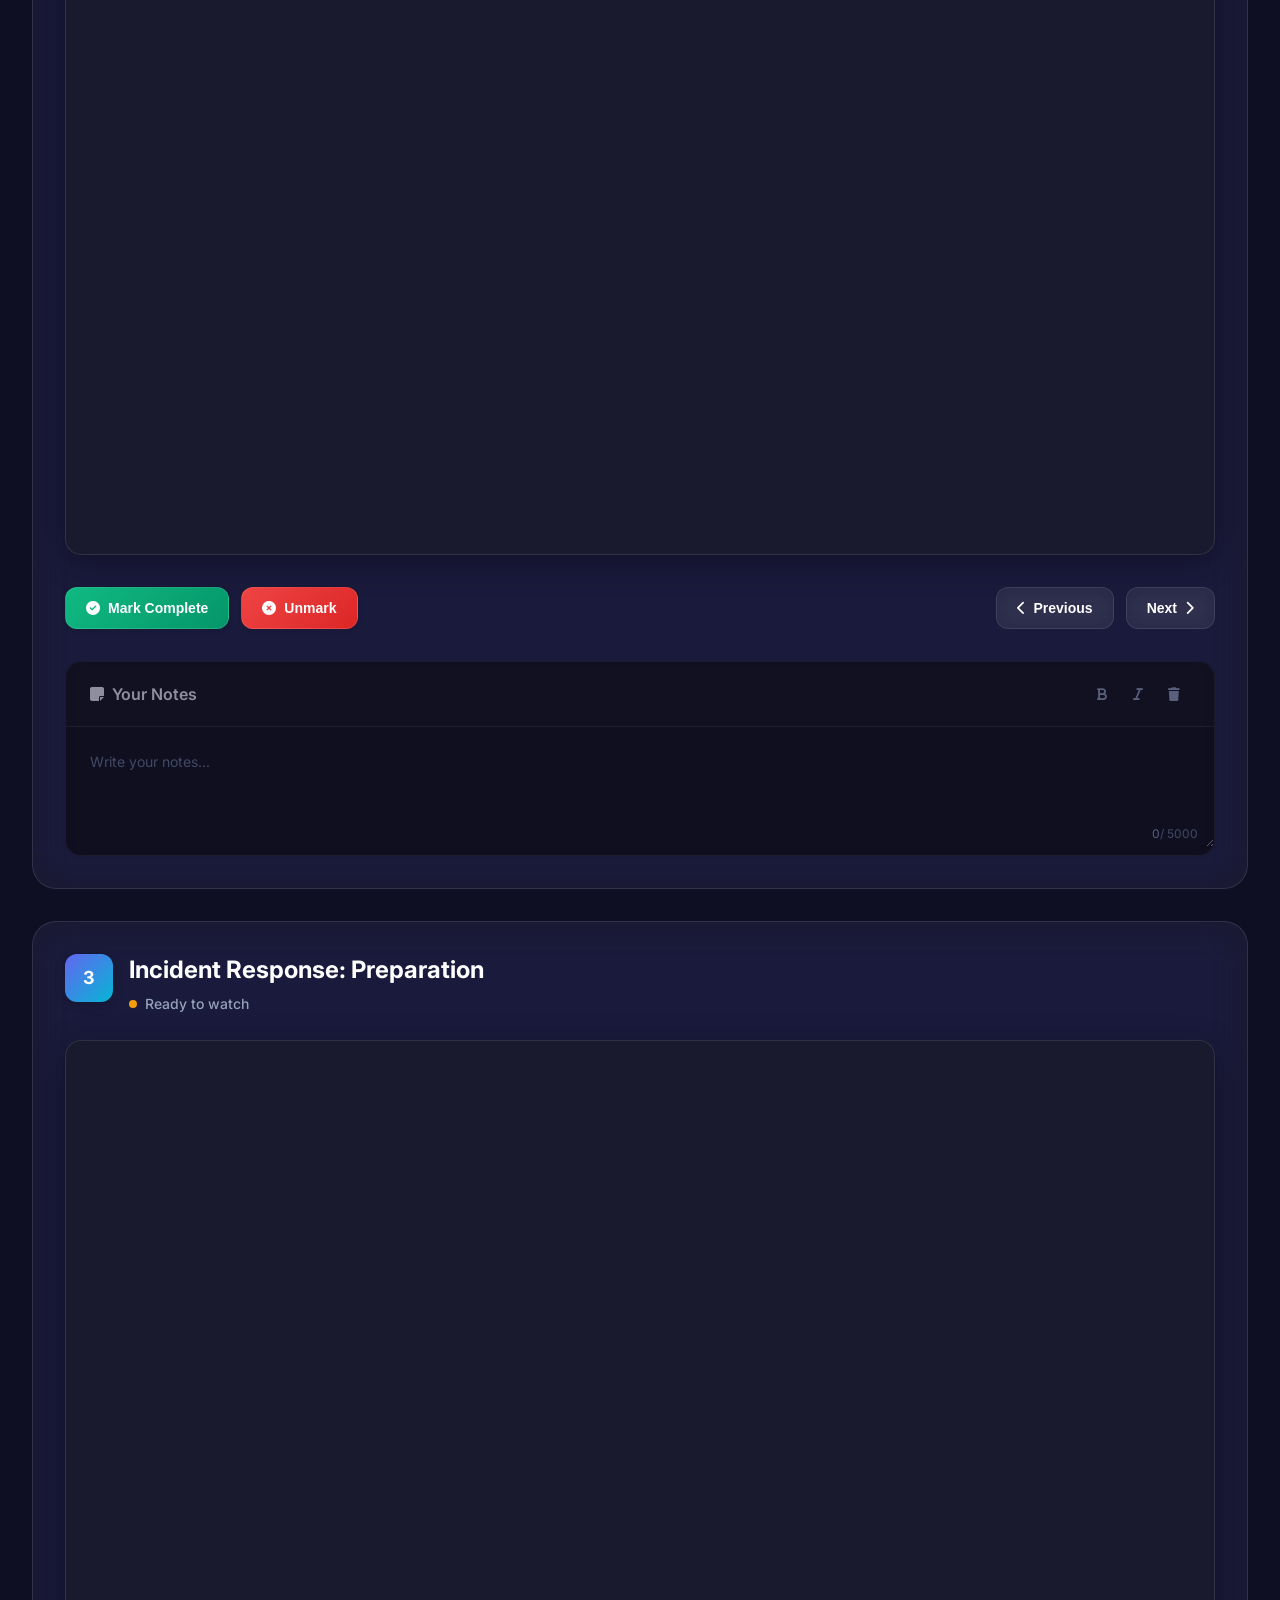
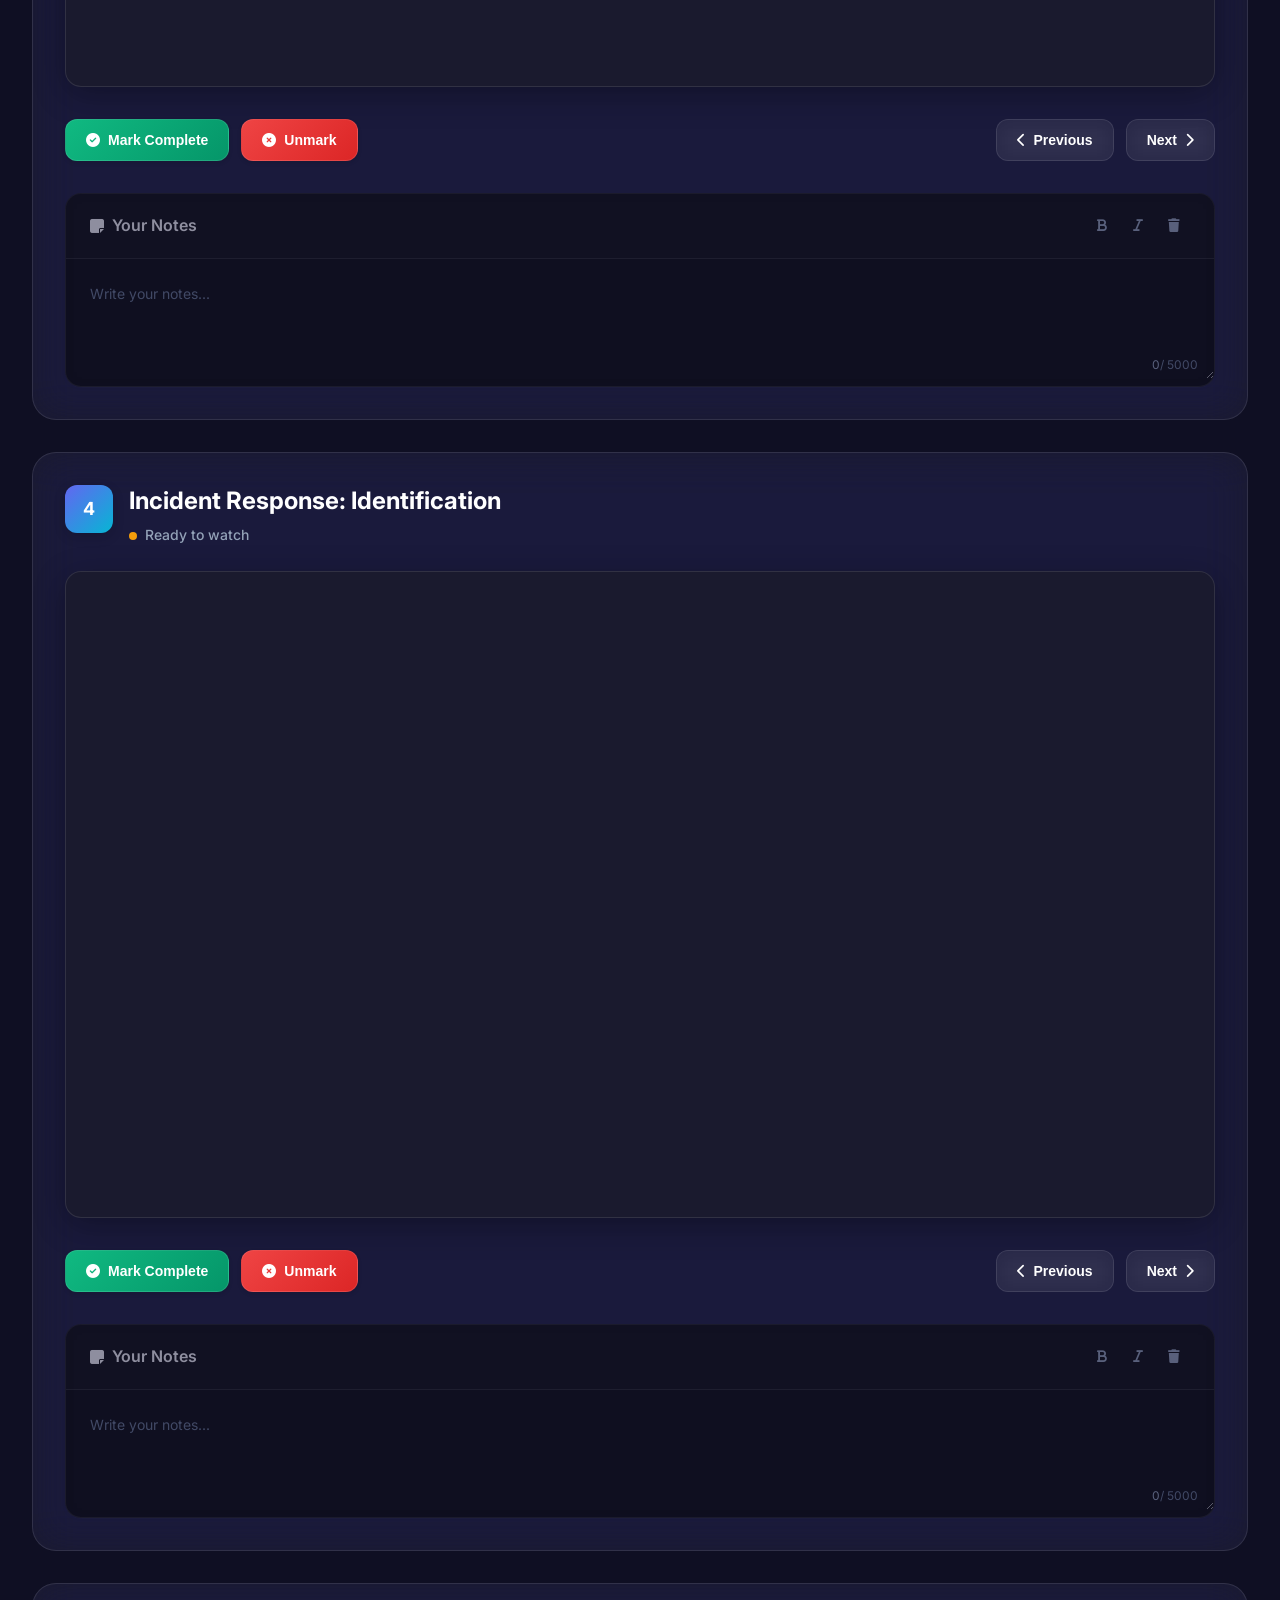
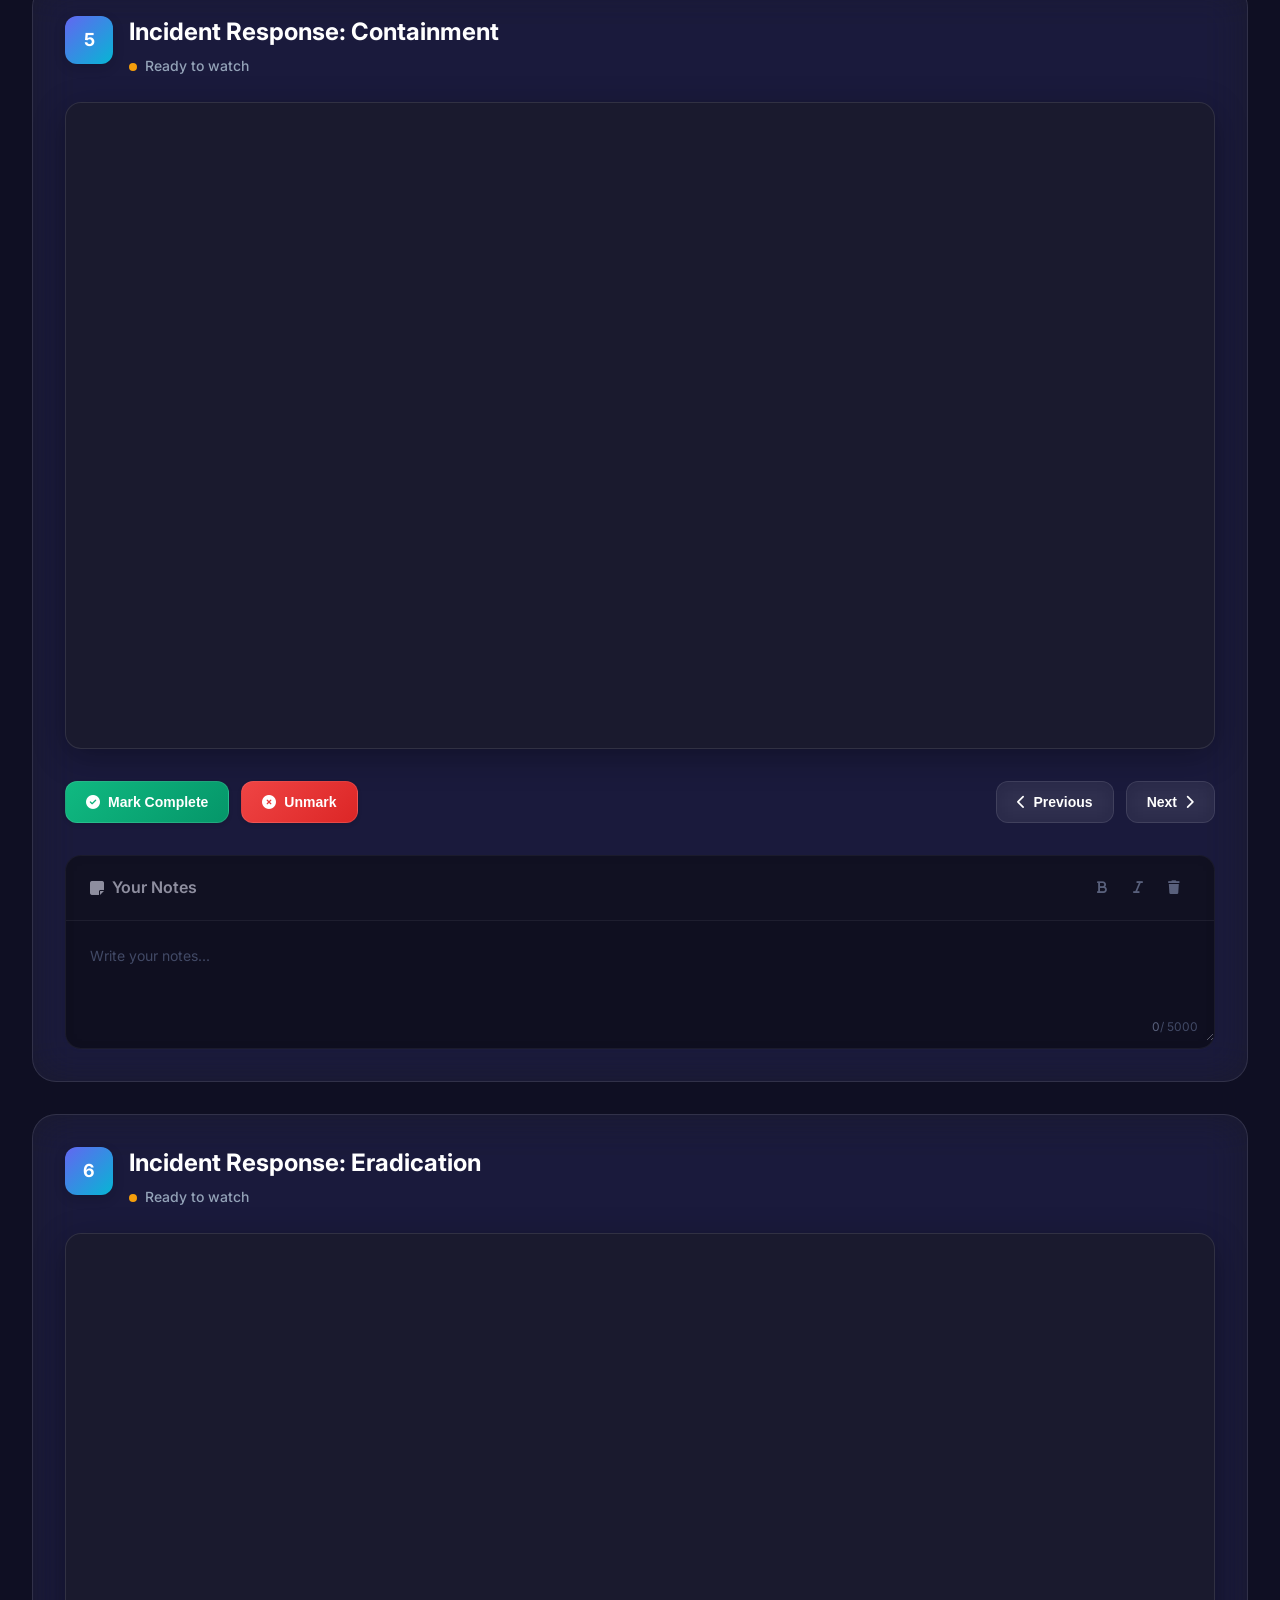
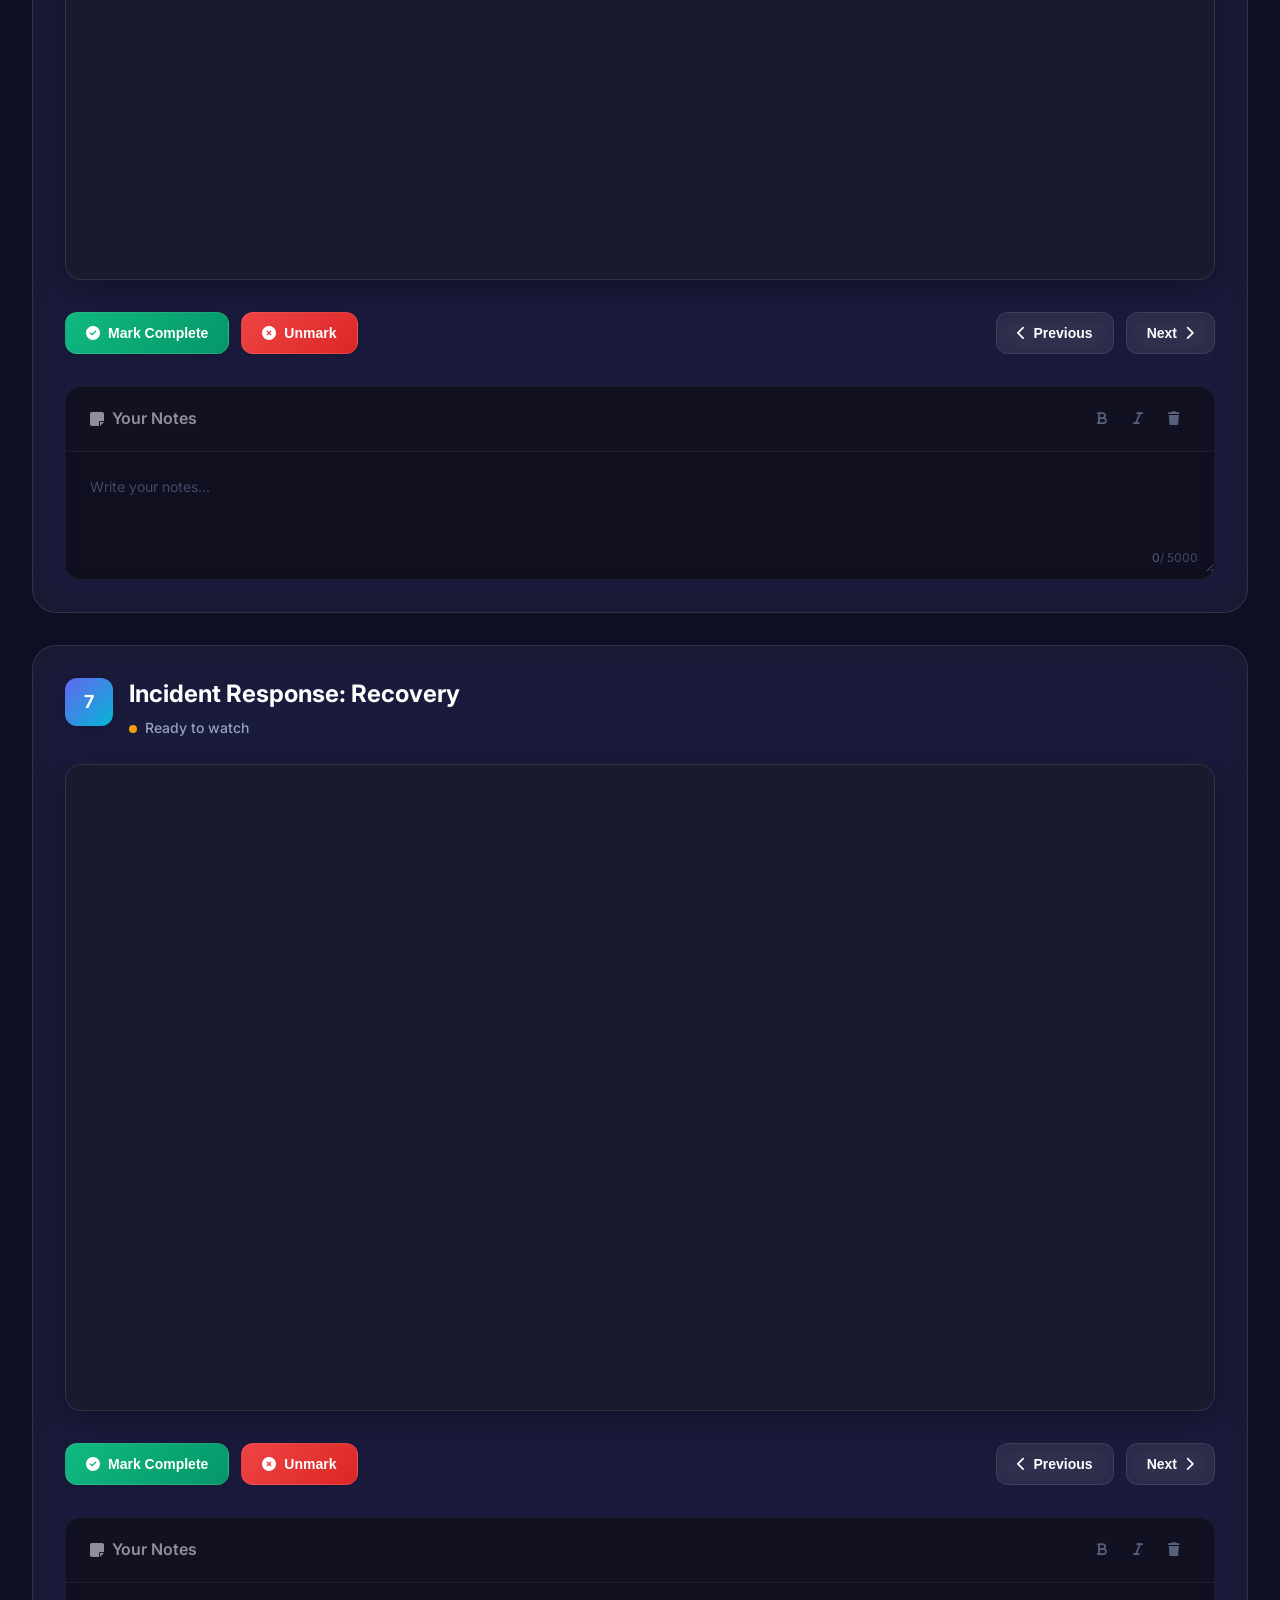
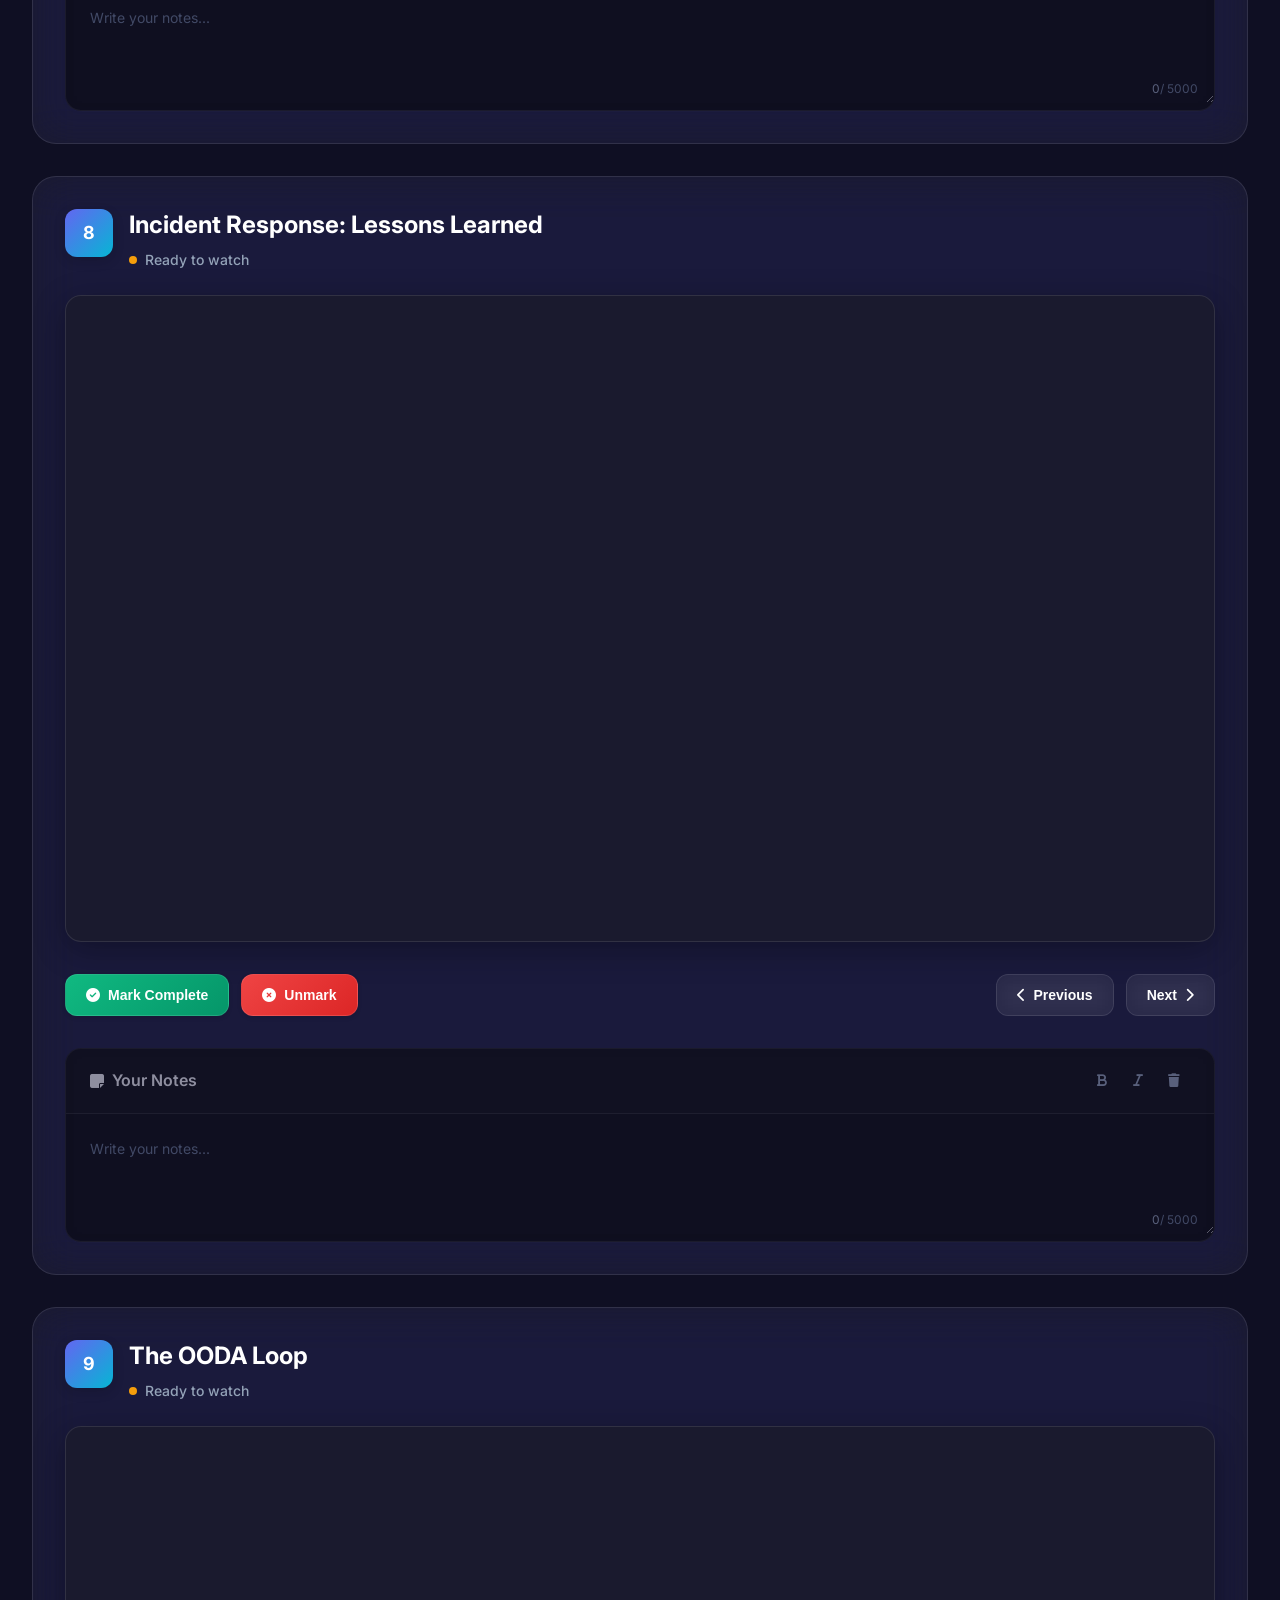
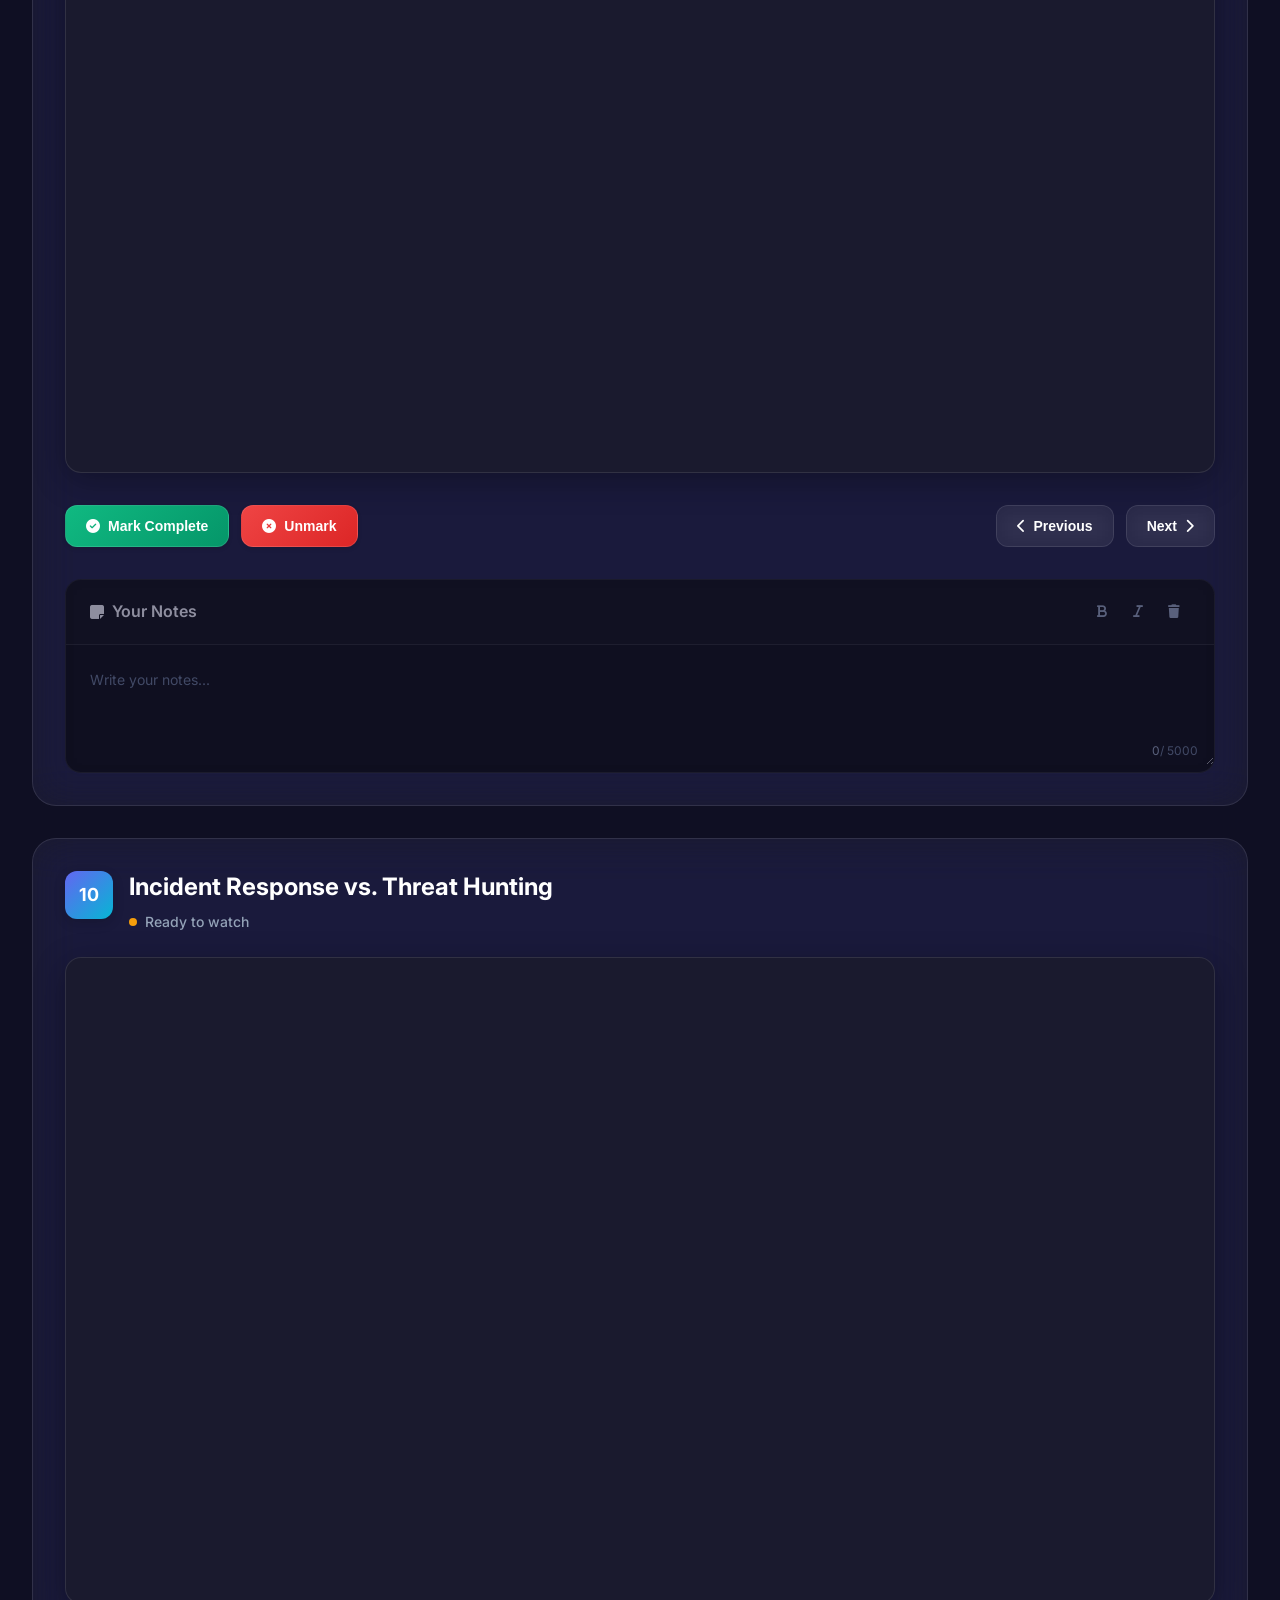
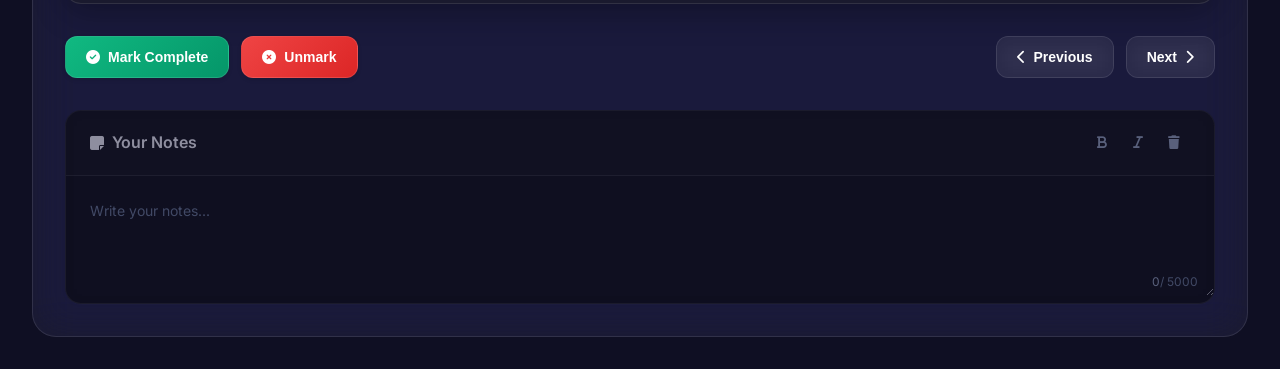
<file: s3.html>
<!DOCTYPE html>
<html lang="en">
<head>
<meta charset="utf-8"/>
<meta content="width=device-width, initial-scale=1.0" name="viewport"/>
<title>Security Operations (SOC) 201</title>
<link href="styles.css" rel="stylesheet"/>
<link href="https://cdnjs.cloudflare.com/ajax/libs/font-awesome/6.4.0/css/all.min.css" rel="stylesheet"/>
<link href="https://fonts.googleapis.com/css2?family=Inter:wght@300;400;500;600;700&amp;display=swap" rel="stylesheet"/>
</head>
<body>
<div class="bg-gradient"></div>
<div class="floating-shapes">
<div class="shape shape-1"></div>
<div class="shape shape-2"></div>
<div class="shape shape-3"></div>
</div>
<header class="glassmorphism-header">
<nav class="modern-nav">
<div class="nav-container">
<button class="nav-scroll-btn left-scroll" id="leftScroll"><i class="fas fa-chevron-left"></i></button>
<ul class="nav-carousel" id="navCarousel">
<li class="nav-item">
<a class="nav-link" href="index.html">
<div class="nav-icon"><span class="nav-number">1</span></div>
<div class="nav-content">
<span class="nav-title">Course Introduction</span>
<span class="nav-subtitle">5 videos</span>
</div>
<div class="nav-indicator"></div>
</a>
</li>
<li class="nav-item">
<a class="nav-link" href="s2.html">
<div class="nav-icon"><span class="nav-number">2</span></div>
<div class="nav-content">
<span class="nav-title">Lab Setup</span>
<span class="nav-subtitle">8 videos</span>
</div>
<div class="nav-indicator"></div>
</a>
</li>
<li class="nav-item active">
<a class="nav-link" href="s3.html">
<div class="nav-icon"><span class="nav-number">3</span></div>
<div class="nav-content">
<span class="nav-title">Introduction to Incident Response</span>
<span class="nav-subtitle">10 videos</span>
</div>
<div class="nav-indicator"></div>
</a>
</li>
<li class="nav-item">
<a class="nav-link" href="s4.html">
<div class="nav-icon"><span class="nav-number">4</span></div>
<div class="nav-content">
<span class="nav-title">Introduction to Threat Hunting</span>
<span class="nav-subtitle">13 videos</span>
</div>
<div class="nav-indicator"></div>
</a>
</li>
<li class="nav-item">
<a class="nav-link" href="s5.html">
<div class="nav-icon"><span class="nav-number">5</span></div>
<div class="nav-content">
<span class="nav-title">Data Transformation</span>
<span class="nav-subtitle">15 videos</span>
</div>
<div class="nav-indicator"></div>
</a>
</li>
<li class="nav-item">
<a class="nav-link" href="s6.html">
<div class="nav-icon"><span class="nav-number">6</span></div>
<div class="nav-content">
<span class="nav-title">Understanding Anomalies</span>
<span class="nav-subtitle">12 videos</span>
</div>
<div class="nav-indicator"></div>
</a>
</li>
<li class="nav-item">
<a class="nav-link" href="s7.html">
<div class="nav-icon"><span class="nav-number">7</span></div>
<div class="nav-content">
<span class="nav-title">Dissecting Threat Reports</span>
<span class="nav-subtitle">6 videos</span>
</div>
<div class="nav-indicator"></div>
</a>
</li>
<li class="nav-item">
<a class="nav-link" href="s8.html">
<div class="nav-icon"><span class="nav-number">8</span></div>
<div class="nav-content">
<span class="nav-title">Threat Hunting Lab</span>
<span class="nav-subtitle">18 videos</span>
</div>
<div class="nav-indicator"></div>
</a>
</li>
<li class="nav-item">
<a class="nav-link" href="s9.html">
<div class="nav-icon"><span class="nav-number">9</span></div>
<div class="nav-content">
<span class="nav-title">Collection at Scale</span>
<span class="nav-subtitle">7 videos</span>
</div>
<div class="nav-indicator"></div>
</a>
</li>
<li class="nav-item">
<a class="nav-link" href="s10.html">
<div class="nav-icon"><span class="nav-number">10</span></div>
<div class="nav-content">
<span class="nav-title">PowerShell 101</span>
<span class="nav-subtitle">10 videos</span>
</div>
<div class="nav-indicator"></div>
</a>
</li>
<li class="nav-item">
<a class="nav-link" href="s11.html">
<div class="nav-icon"><span class="nav-number">11</span></div>
<div class="nav-content">
<span class="nav-title">PowerShell for Incident Response</span>
<span class="nav-subtitle">14 videos</span>
</div>
<div class="nav-indicator"></div>
</a>
</li>
<li class="nav-item">
<a class="nav-link" href="s12.html">
<div class="nav-icon"><span class="nav-number">12</span></div>
<div class="nav-content">
<span class="nav-title">Conclusion</span>
<span class="nav-subtitle">1 videos</span>
</div>
<div class="nav-indicator"></div>
</a>
</li></ul>
<button class="nav-scroll-btn right-scroll" id="rightScroll"><i class="fas fa-chevron-right"></i></button>
</div>
</nav>
</header>
<button class="floating-nav left-nav" onclick="navigate('s2.html')"><i class="fas fa-chevron-left"></i></button>
<button class="floating-nav right-nav" onclick="navigate('s4.html')"><i class="fas fa-chevron-right"></i></button>
<main class="main-container">
<div class="content-wrapper">
<div class="header-content">
<div class="logo-section">
<div class="logo-icon"><i class="fas fa-play-circle"></i></div>
<h1 class="app-title">Security Operations (SOC) 201</h1>
</div>
<div class="progress-indicator">
<div class="progress-bar">
<div class="progress-fill" style="width: 25.0%"></div>
</div>
<span class="progress-text">3 of 12</span>
</div>
</div>

<section class="video-section glassmorphism" data-video-index="0" id="section14">
<div class="section-header">
<div class="video-info">
<div class="video-badge"><span class="badge-number">1</span></div>
<div class="video-meta">
<!-- CORRECTED TITLE -->
<h2 class="video-title">Introduction to Incident Response</h2>
<div class="video-status">
<span class="status-dot"></span>
<span class="status-text">Ready to watch</span>
</div>
</div>
</div>
</div>
<div class="video-container modern-player">
<iframe allow="autoplay; fullscreen" allowfullscreen="" class="video-iframe" loading="lazy" src="https://drive.google.com/file/d/12hBCpW2pOJV09MBkm474pPOxuhEVW12z/preview"></iframe>
</div>
<div class="section-actions">
<div class="action-group completion-group">
<button class="action-btn complete-btn" data-section="section14">
<div class="btn-content"><i class="fas fa-check-circle"></i><span>Mark Complete</span></div>
</button>
<button class="action-btn unmark-btn" data-section="section14">
<div class="btn-content"><i class="fas fa-times-circle"></i><span>Unmark</span></div>
</button>
</div>
<div class="action-group navigation-group">
<button class="action-btn nav-btn prev-btn" disabled="" onclick="navigateToSection('prev', 0)">
<div class="btn-content"><i class="fas fa-chevron-left"></i><span>Previous</span></div>
</button>
<button class="action-btn nav-btn next-btn" onclick="navigateToSection('next', 0)">
<div class="btn-content"><span>Next</span><i class="fas fa-chevron-right"></i></div>
</button>
</div>
</div>
<div class="notes-container">
<div class="notes-header">
<div class="notes-title"><i class="fas fa-sticky-note"></i><span>Your Notes</span></div>
<div class="notes-tools">
<button class="tool-btn" id="bold-14" title="Bold"><i class="fas fa-bold"></i></button>
<button class="tool-btn" id="italic-14" title="Italic"><i class="fas fa-italic"></i></button>
<button class="tool-btn" id="clear-14" title="Clear Notes"><i class="fas fa-trash"></i></button>
</div>
</div>
<div class="notes-input-container">
<textarea class="notes-input" data-video-id="14" id="notes14" placeholder="Write your notes..."></textarea>
<div class="notes-counter"><span class="char-count">0</span><span class="char-limit">/ 5000</span></div>
</div>
</div>
</section>

<section class="video-section glassmorphism" data-video-index="1" id="section15">
<div class="section-header">
<div class="video-info">
<div class="video-badge"><span class="badge-number">2</span></div>
<div class="video-meta">
<!-- CORRECTED TITLE -->
<h2 class="video-title">The Incident Response Process</h2>
<div class="video-status">
<span class="status-dot"></span>
<span class="status-text">Ready to watch</span>
</div>
</div>
</div>
</div>
<div class="video-container modern-player">
<iframe allow="autoplay; fullscreen" allowfullscreen="" class="video-iframe" loading="lazy" src="https://drive.google.com/file/d/1QX1yAAz8YYYbPMOr3oNl54Y1mYzGo6DC/preview"></iframe>
</div>
<div class="section-actions">
<div class="action-group completion-group">
<button class="action-btn complete-btn" data-section="section15">
<div class="btn-content"><i class="fas fa-check-circle"></i><span>Mark Complete</span></div>
</button>
<button class="action-btn unmark-btn" data-section="section15">
<div class="btn-content"><i class="fas fa-times-circle"></i><span>Unmark</span></div>
</button>
</div>
<div class="action-group navigation-group">
<button class="action-btn nav-btn prev-btn" onclick="navigateToSection('prev', 1)">
<div class="btn-content"><i class="fas fa-chevron-left"></i><span>Previous</span></div>
</button>
<button class="action-btn nav-btn next-btn" onclick="navigateToSection('next', 1)">
<div class="btn-content"><span>Next</span><i class="fas fa-chevron-right"></i></div>
</button>
</div>
</div>
<div class="notes-container">
<div class="notes-header">
<div class="notes-title"><i class="fas fa-sticky-note"></i><span>Your Notes</span></div>
<div class="notes-tools">
<button class="tool-btn" id="bold-15" title="Bold"><i class="fas fa-bold"></i></button>
<button class="tool-btn" id="italic-15" title="Italic"><i class="fas fa-italic"></i></button>
<button class="tool-btn" id="clear-15" title="Clear Notes"><i class="fas fa-trash"></i></button>
</div>
</div>
<div class="notes-input-container">
<textarea class="notes-input" data-video-id="15" id="notes15" placeholder="Write your notes..."></textarea>
<div class="notes-counter"><span class="char-count">0</span><span class="char-limit">/ 5000</span></div>
</div>
</div>
</section>

<section class="video-section glassmorphism" data-video-index="2" id="section16">
<div class="section-header">
<div class="video-info">
<div class="video-badge"><span class="badge-number">3</span></div>
<div class="video-meta">
<!-- CORRECTED TITLE -->
<h2 class="video-title">Incident Response: Preparation</h2>
<div class="video-status">
<span class="status-dot"></span>
<span class="status-text">Ready to watch</span>
</div>
</div>
</div>
</div>
<div class="video-container modern-player">
<iframe allow="autoplay; fullscreen" allowfullscreen="" class="video-iframe" loading="lazy" src="https://drive.google.com/file/d/1lFK0Mk2zB59CdUVi16SZ97tpoyznLQAt/preview"></iframe>
</div>
<div class="section-actions">
<div class="action-group completion-group">
<button class="action-btn complete-btn" data-section="section16">
<div class="btn-content"><i class="fas fa-check-circle"></i><span>Mark Complete</span></div>
</button>
<button class="action-btn unmark-btn" data-section="section16">
<div class="btn-content"><i class="fas fa-times-circle"></i><span>Unmark</span></div>
</button>
</div>
<div class="action-group navigation-group">
<button class="action-btn nav-btn prev-btn" onclick="navigateToSection('prev', 2)">
<div class="btn-content"><i class="fas fa-chevron-left"></i><span>Previous</span></div>
</button>
<button class="action-btn nav-btn next-btn" onclick="navigateToSection('next', 2)">
<div class="btn-content"><span>Next</span><i class="fas fa-chevron-right"></i></div>
</button>
</div>
</div>
<div class="notes-container">
<div class="notes-header">
<div class="notes-title"><i class="fas fa-sticky-note"></i><span>Your Notes</span></div>
<div class="notes-tools">
<button class="tool-btn" id="bold-16" title="Bold"><i class="fas fa-bold"></i></button>
<button class="tool-btn" id="italic-16" title="Italic"><i class="fas fa-italic"></i></button>
<button class="tool-btn" id="clear-16" title="Clear Notes"><i class="fas fa-trash"></i></button>
</div>
</div>
<div class="notes-input-container">
<textarea class="notes-input" data-video-id="16" id="notes16" placeholder="Write your notes..."></textarea>
<div class="notes-counter"><span class="char-count">0</span><span class="char-limit">/ 5000</span></div>
</div>
</div>
</section>

<section class="video-section glassmorphism" data-video-index="3" id="section17">
<div class="section-header">
<div class="video-info">
<div class="video-badge"><span class="badge-number">4</span></div>
<div class="video-meta">
<!-- CORRECTED TITLE -->
<h2 class="video-title">Incident Response: Identification</h2>
<div class="video-status">
<span class="status-dot"></span>
<span class="status-text">Ready to watch</span>
</div>
</div>
</div>
</div>
<div class="video-container modern-player">
<iframe allow="autoplay; fullscreen" allowfullscreen="" class="video-iframe" loading="lazy" src="https://drive.google.com/file/d/10L2KcmI3ZVG9z7PuTNJmnKE0GIzVyAuL/preview"></iframe>
</div>
<div class="section-actions">
<div class="action-group completion-group">
<button class="action-btn complete-btn" data-section="section17">
<div class="btn-content"><i class="fas fa-check-circle"></i><span>Mark Complete</span></div>
</button>
<button class="action-btn unmark-btn" data-section="section17">
<div class="btn-content"><i class="fas fa-times-circle"></i><span>Unmark</span></div>
</button>
</div>
<div class="action-group navigation-group">
<button class="action-btn nav-btn prev-btn" onclick="navigateToSection('prev', 3)">
<div class="btn-content"><i class="fas fa-chevron-left"></i><span>Previous</span></div>
</button>
<button class="action-btn nav-btn next-btn" onclick="navigateToSection('next', 3)">
<div class="btn-content"><span>Next</span><i class="fas fa-chevron-right"></i></div>
</button>
</div>
</div>
<div class="notes-container">
<div class="notes-header">
<div class="notes-title"><i class="fas fa-sticky-note"></i><span>Your Notes</span></div>
<div class="notes-tools">
<button class="tool-btn" id="bold-17" title="Bold"><i class="fas fa-bold"></i></button>
<button class="tool-btn" id="italic-17" title="Italic"><i class="fas fa-italic"></i></button>
<button class="tool-btn" id="clear-17" title="Clear Notes"><i class="fas fa-trash"></i></button>
</div>
</div>
<div class="notes-input-container">
<textarea class="notes-input" data-video-id="17" id="notes17" placeholder="Write your notes..."></textarea>
<div class="notes-counter"><span class="char-count">0</span><span class="char-limit">/ 5000</span></div>
</div>
</div>
</section>

<section class="video-section glassmorphism" data-video-index="4" id="section18">
<div class="section-header">
<div class="video-info">
<div class="video-badge"><span class="badge-number">5</span></div>
<div class="video-meta">
<!-- CORRECTED TITLE -->
<h2 class="video-title">Incident Response: Containment</h2>
<div class="video-status">
<span class="status-dot"></span>
<span class="status-text">Ready to watch</span>
</div>
</div>
</div>
</div>
<div class="video-container modern-player">
<iframe allow="autoplay; fullscreen" allowfullscreen="" class="video-iframe" loading="lazy" src="https://drive.google.com/file/d/1A0b7g0KztgqJsiDy409GSWLUGu1nBBGq/preview"></iframe>
</div>
<div class="section-actions">
<div class="action-group completion-group">
<button class="action-btn complete-btn" data-section="section18">
<div class="btn-content"><i class="fas fa-check-circle"></i><span>Mark Complete</span></div>
</button>
<button class="action-btn unmark-btn" data-section="section18">
<div class="btn-content"><i class="fas fa-times-circle"></i><span>Unmark</span></div>
</button>
</div>
<div class="action-group navigation-group">
<button class="action-btn nav-btn prev-btn" onclick="navigateToSection('prev', 4)">
<div class="btn-content"><i class="fas fa-chevron-left"></i><span>Previous</span></div>
</button>
<button class="action-btn nav-btn next-btn" onclick="navigateToSection('next', 4)">
<div class="btn-content"><span>Next</span><i class="fas fa-chevron-right"></i></div>
</button>
</div>
</div>
<div class="notes-container">
<div class="notes-header">
<div class="notes-title"><i class="fas fa-sticky-note"></i><span>Your Notes</span></div>
<div class="notes-tools">
<button class="tool-btn" id="bold-18" title="Bold"><i class="fas fa-bold"></i></button>
<button class="tool-btn" id="italic-18" title="Italic"><i class="fas fa-italic"></i></button>
<button class="tool-btn" id="clear-18" title="Clear Notes"><i class="fas fa-trash"></i></button>
</div>
</div>
<div class="notes-input-container">
<textarea class="notes-input" data-video-id="18" id="notes18" placeholder="Write your notes..."></textarea>
<div class="notes-counter"><span class="char-count">0</span><span class="char-limit">/ 5000</span></div>
</div>
</div>
</section>

<section class="video-section glassmorphism" data-video-index="5" id="section19">
<div class="section-header">
<div class="video-info">
<div class="video-badge"><span class="badge-number">6</span></div>
<div class="video-meta">
<!-- CORRECTED TITLE -->
<h2 class="video-title">Incident Response: Eradication</h2>
<div class="video-status">
<span class="status-dot"></span>
<span class="status-text">Ready to watch</span>
</div>
</div>
</div>
</div>
<div class="video-container modern-player">
<iframe allow="autoplay; fullscreen" allowfullscreen="" class="video-iframe" loading="lazy" src="https://drive.google.com/file/d/10MsK4GISK___rG4u6O-gm-bqEWvMMFXa/preview"></iframe>
</div>
<div class="section-actions">
<div class="action-group completion-group">
<button class="action-btn complete-btn" data-section="section19">
<div class="btn-content"><i class="fas fa-check-circle"></i><span>Mark Complete</span></div>
</button>
<button class="action-btn unmark-btn" data-section="section19">
<div class="btn-content"><i class="fas fa-times-circle"></i><span>Unmark</span></div>
</button>
</div>
<div class="action-group navigation-group">
<button class="action-btn nav-btn prev-btn" onclick="navigateToSection('prev', 5)">
<div class="btn-content"><i class="fas fa-chevron-left"></i><span>Previous</span></div>
</button>
<button class="action-btn nav-btn next-btn" onclick="navigateToSection('next', 5)">
<div class="btn-content"><span>Next</span><i class="fas fa-chevron-right"></i></div>
</button>
</div>
</div>
<div class="notes-container">
<div class="notes-header">
<div class="notes-title"><i class="fas fa-sticky-note"></i><span>Your Notes</span></div>
<div class="notes-tools">
<button class="tool-btn" id="bold-19" title="Bold"><i class="fas fa-bold"></i></button>
<button class="tool-btn" id="italic-19" title="Italic"><i class="fas fa-italic"></i></button>
<button class="tool-btn" id="clear-19" title="Clear Notes"><i class="fas fa-trash"></i></button>
</div>
</div>
<div class="notes-input-container">
<textarea class="notes-input" data-video-id="19" id="notes19" placeholder="Write your notes..."></textarea>
<div class="notes-counter"><span class="char-count">0</span><span class="char-limit">/ 5000</span></div>
</div>
</div>
</section>

<section class="video-section glassmorphism" data-video-index="6" id="section20">
<div class="section-header">
<div class="video-info">
<div class="video-badge"><span class="badge-number">7</span></div>
<div class="video-meta">
<!-- CORRECTED TITLE -->
<h2 class="video-title">Incident Response: Recovery</h2>
<div class="video-status">
<span class="status-dot"></span>
<span class="status-text">Ready to watch</span>
</div>
</div>
</div>
</div>
<div class="video-container modern-player">
<iframe allow="autoplay; fullscreen" allowfullscreen="" class="video-iframe" loading="lazy" src="https://drive.google.com/file/d/1PSxwpETJWMcO2i_Gvf38J4BY0AhXXJBl/preview"></iframe>
</div>
<div class="section-actions">
<div class="action-group completion-group">
<button class="action-btn complete-btn" data-section="section20">
<div class="btn-content"><i class="fas fa-check-circle"></i><span>Mark Complete</span></div>
</button>
<button class="action-btn unmark-btn" data-section="section20">
<div class="btn-content"><i class="fas fa-times-circle"></i><span>Unmark</span></div>
</button>
</div>
<div class="action-group navigation-group">
<button class="action-btn nav-btn prev-btn" onclick="navigateToSection('prev', 6)">
<div class="btn-content"><i class="fas fa-chevron-left"></i><span>Previous</span></div>
</button>
<button class="action-btn nav-btn next-btn" onclick="navigateToSection('next', 6)">
<div class="btn-content"><span>Next</span><i class="fas fa-chevron-right"></i></div>
</button>
</div>
</div>
<div class="notes-container">
<div class="notes-header">
<div class="notes-title"><i class="fas fa-sticky-note"></i><span>Your Notes</span></div>
<div class="notes-tools">
<button class="tool-btn" id="bold-20" title="Bold"><i class="fas fa-bold"></i></button>
<button class="tool-btn" id="italic-20" title="Italic"><i class="fas fa-italic"></i></button>
<button class="tool-btn" id="clear-20" title="Clear Notes"><i class="fas fa-trash"></i></button>
</div>
</div>
<div class="notes-input-container">
<textarea class="notes-input" data-video-id="20" id="notes20" placeholder="Write your notes..."></textarea>
<div class="notes-counter"><span class="char-count">0</span><span class="char-limit">/ 5000</span></div>
</div>
</div>
</section>

<section class="video-section glassmorphism" data-video-index="7" id="section21">
<div class="section-header">
<div class="video-info">
<div class="video-badge"><span class="badge-number">8</span></div>
<div class="video-meta">
<!-- CORRECTED TITLE -->
<h2 class="video-title">Incident Response: Lessons Learned</h2>
<div class="video-status">
<span class="status-dot"></span>
<span class="status-text">Ready to watch</span>
</div>
</div>
</div>
</div>
<div class="video-container modern-player">
<iframe allow="autoplay; fullscreen" allowfullscreen="" class="video-iframe" loading="lazy" src="https://drive.google.com/file/d/1uQD1r2XjipjvP-CxoNkmvJW9zQMEIwTO/preview"></iframe>
</div>
<div class="section-actions">
<div class="action-group completion-group">
<button class="action-btn complete-btn" data-section="section21">
<div class="btn-content"><i class="fas fa-check-circle"></i><span>Mark Complete</span></div>
</button>
<button class="action-btn unmark-btn" data-section="section21">
<div class="btn-content"><i class="fas fa-times-circle"></i><span>Unmark</span></div>
</button>
</div>
<div class="action-group navigation-group">
<button class="action-btn nav-btn prev-btn" onclick="navigateToSection('prev', 7)">
<div class="btn-content"><i class="fas fa-chevron-left"></i><span>Previous</span></div>
</button>
<button class="action-btn nav-btn next-btn" onclick="navigateToSection('next', 7)">
<div class="btn-content"><span>Next</span><i class="fas fa-chevron-right"></i></div>
</button>
</div>
</div>
<div class="notes-container">
<div class="notes-header">
<div class="notes-title"><i class="fas fa-sticky-note"></i><span>Your Notes</span></div>
<div class="notes-tools">
<button class="tool-btn" id="bold-21" title="Bold"><i class="fas fa-bold"></i></button>
<button class="tool-btn" id="italic-21" title="Italic"><i class="fas fa-italic"></i></button>
<button class="tool-btn" id="clear-21" title="Clear Notes"><i class="fas fa-trash"></i></button>
</div>
</div>
<div class="notes-input-container">
<textarea class="notes-input" data-video-id="21" id="notes21" placeholder="Write your notes..."></textarea>
<div class="notes-counter"><span class="char-count">0</span><span class="char-limit">/ 5000</span></div>
</div>
</div>
</section>

<section class="video-section glassmorphism" data-video-index="8" id="section22">
<div class="section-header">
<div class="video-info">
<div class="video-badge"><span class="badge-number">9</span></div>
<div class="video-meta">
<!-- CORRECTED TITLE -->
<h2 class="video-title">The OODA Loop</h2>
<div class="video-status">
<span class="status-dot"></span>
<span class="status-text">Ready to watch</span>
</div>
</div>
</div>
</div>
<div class="video-container modern-player">
<iframe allow="autoplay; fullscreen" allowfullscreen="" class="video-iframe" loading="lazy" src="https://drive.google.com/file/d/1KahM3Ne0_0SPWsXQPT-PR2WFJgRJae9l/preview"></iframe>
</div>
<div class="section-actions">
<div class="action-group completion-group">
<button class="action-btn complete-btn" data-section="section22">
<div class="btn-content"><i class="fas fa-check-circle"></i><span>Mark Complete</span></div>
</button>
<button class="action-btn unmark-btn" data-section="section22">
<div class="btn-content"><i class="fas fa-times-circle"></i><span>Unmark</span></div>
</button>
</div>
<div class="action-group navigation-group">
<button class="action-btn nav-btn prev-btn" onclick="navigateToSection('prev', 8)">
<div class="btn-content"><i class="fas fa-chevron-left"></i><span>Previous</span></div>
</button>
<button class="action-btn nav-btn next-btn" onclick="navigateToSection('next', 8)">
<div class="btn-content"><span>Next</span><i class="fas fa-chevron-right"></i></div>
</button>
</div>
</div>
<div class="notes-container">
<div class="notes-header">
<div class="notes-title"><i class="fas fa-sticky-note"></i><span>Your Notes</span></div>
<div class="notes-tools">
<button class="tool-btn" id="bold-22" title="Bold"><i class="fas fa-bold"></i></button>
<button class="tool-btn" id="italic-22" title="Italic"><i class="fas fa-italic"></i></button>
<button class="tool-btn" id="clear-22" title="Clear Notes"><i class="fas fa-trash"></i></button>
</div>
</div>
<div class="notes-input-container">
<textarea class="notes-input" data-video-id="22" id="notes22" placeholder="Write your notes..."></textarea>
<div class="notes-counter"><span class="char-count">0</span><span class="char-limit">/ 5000</span></div>
</div>
</div>
</section>

<section class="video-section glassmorphism" data-video-index="9" id="section23">
<div class="section-header">
<div class="video-info">
<div class="video-badge"><span class="badge-number">10</span></div>
<div class="video-meta">
<!-- CORRECTED TITLE -->
<h2 class="video-title">Incident Response vs. Threat Hunting</h2>
<div class="video-status">
<span class="status-dot"></span>
<span class="status-text">Ready to watch</span>
</div>
</div>
</div>
</div>
<div class="video-container modern-player">
<iframe allow="autoplay; fullscreen" allowfullscreen="" class="video-iframe" loading="lazy" src="https://drive.google.com/file/d/1c1TyZSRwPMHH5iIP723YXVzVOO9rA8sc/preview"></iframe>
</div>
<div class="section-actions">
<div class="action-group completion-group">
<button class="action-btn complete-btn" data-section="section23">
<div class="btn-content"><i class="fas fa-check-circle"></i><span>Mark Complete</span></div>
</button>
<button class="action-btn unmark-btn" data-section="section23">
<div class="btn-content"><i class="fas fa-times-circle"></i><span>Unmark</span></div>
</button>
</div>
<div class="action-group navigation-group">
<button class="action-btn nav-btn prev-btn" onclick="navigateToSection('prev', 9)">
<div class="btn-content"><i class="fas fa-chevron-left"></i><span>Previous</span></div>
</button>
<button class="action-btn nav-btn next-btn" onclick="navigateToSection('next', 9)">
<div class="btn-content"><span>Next</span><i class="fas fa-chevron-right"></i></div>
</button>
</div>
</div>
<div class="notes-container">
<div class="notes-header">
<div class="notes-title"><i class="fas fa-sticky-note"></i><span>Your Notes</span></div>
<div class="notes-tools">
<button class="tool-btn" id="bold-23" title="Bold"><i class="fas fa-bold"></i></button>
<button class="tool-btn" id="italic-23" title="Italic"><i class="fas fa-italic"></i></button>
<button class="tool-btn" id="clear-23" title="Clear Notes"><i class="fas fa-trash"></i></button>
</div>
</div>
<div class="notes-input-container">
<textarea class="notes-input" data-video-id="23" id="notes23" placeholder="Write your notes..."></textarea>
<div class="notes-counter"><span class="char-count">0</span><span class="char-limit">/ 5000</span></div>
</div>
</div>
</section>
</div>
</main>
<div class="fab-container">
<div class="fab-menu">
<button class="fab main-fab" id="mainFab"><i class="fas fa-plus"></i></button>
<div class="fab-options">
<button class="fab option-fab" id="exportButton" title="Export Progress"><i class="fas fa-download"></i></button>
<button class="fab option-fab" id="importDataButton" title="Import Progress"><i class="fas fa-upload"></i></button>
<button class="fab option-fab home-fab" onclick="window.location.href='https://brahimsaa.github.io/all';" title="Home"><i class="fas fa-home"></i></button>
</div>
</div>
</div>
<input accept=".json" id="importButton" style="display: none;" type="file"/>
<div class="loading-overlay" id="loadingOverlay">
<div class="loading-spinner">
<div class="spinner"></div>
<p>Loading content...</p>
</div>
</div>
<script src="script.js"></script>
</body>
</html>
</file>
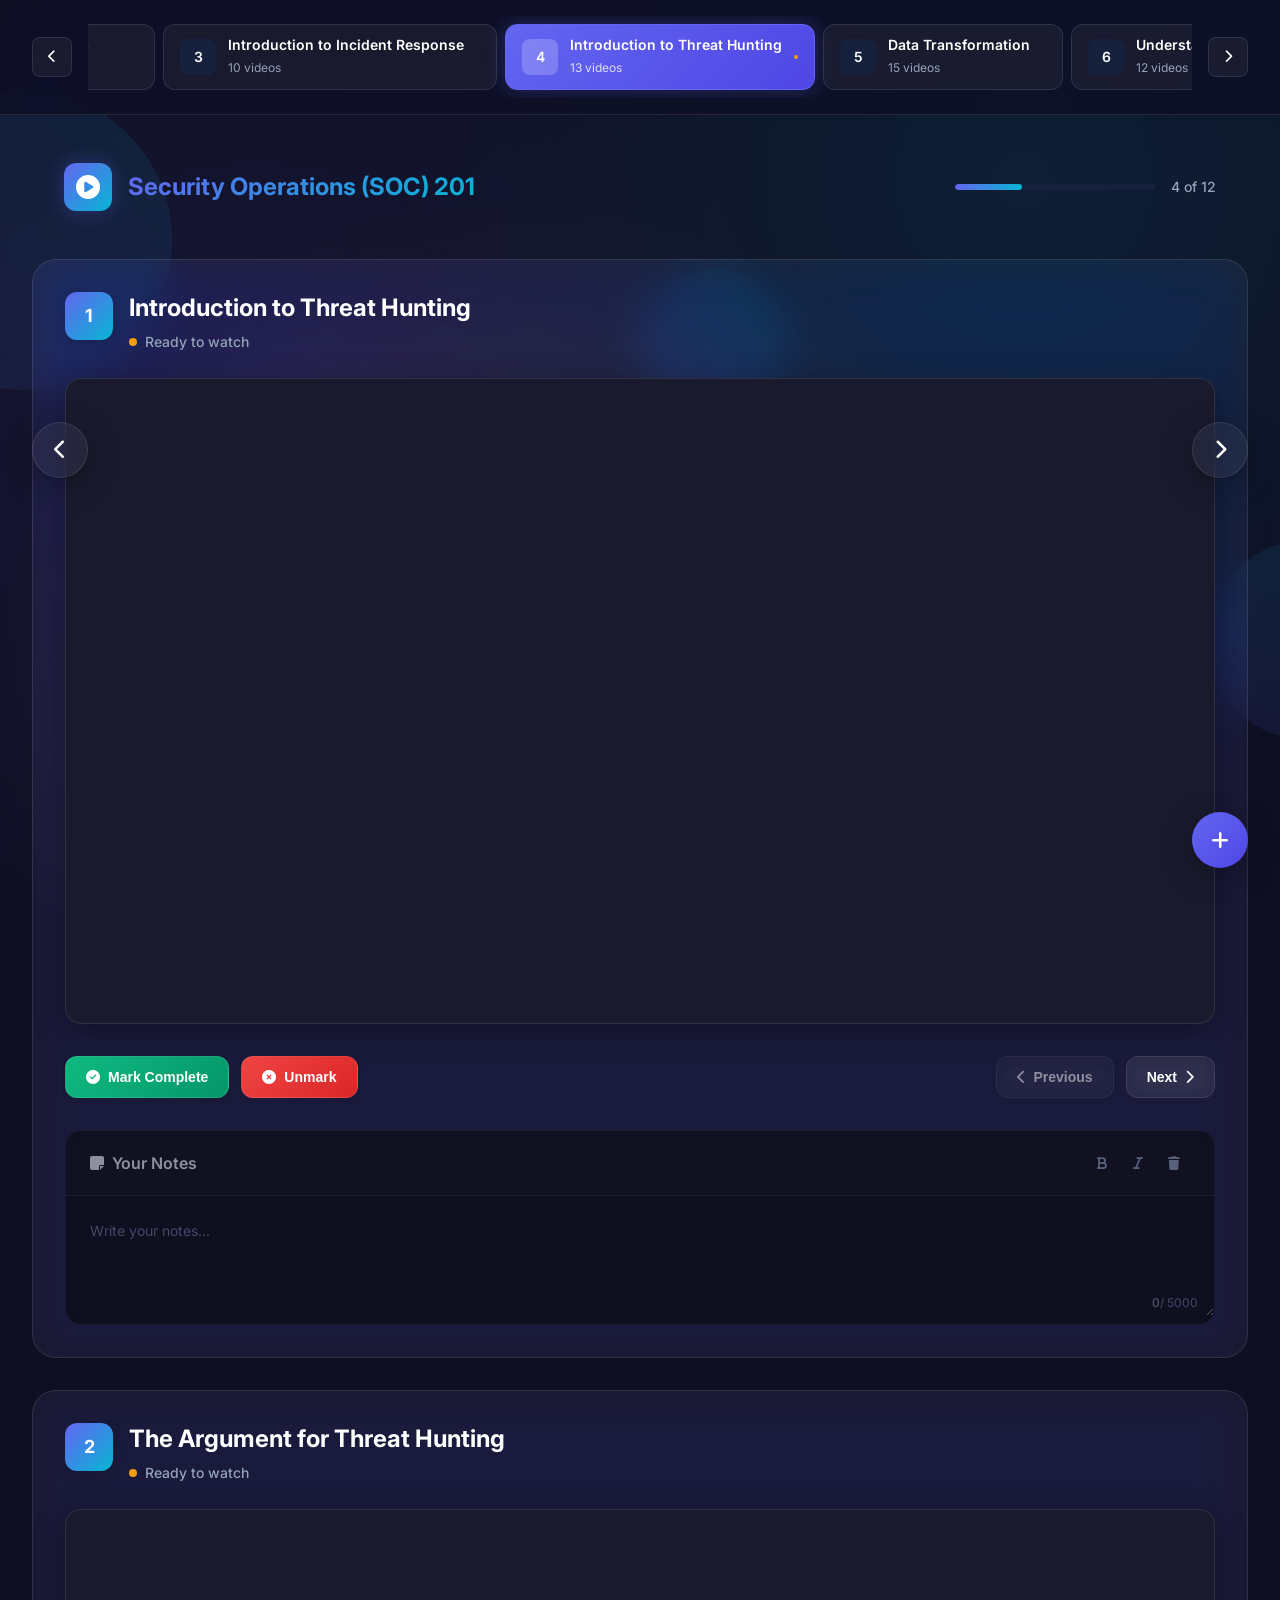
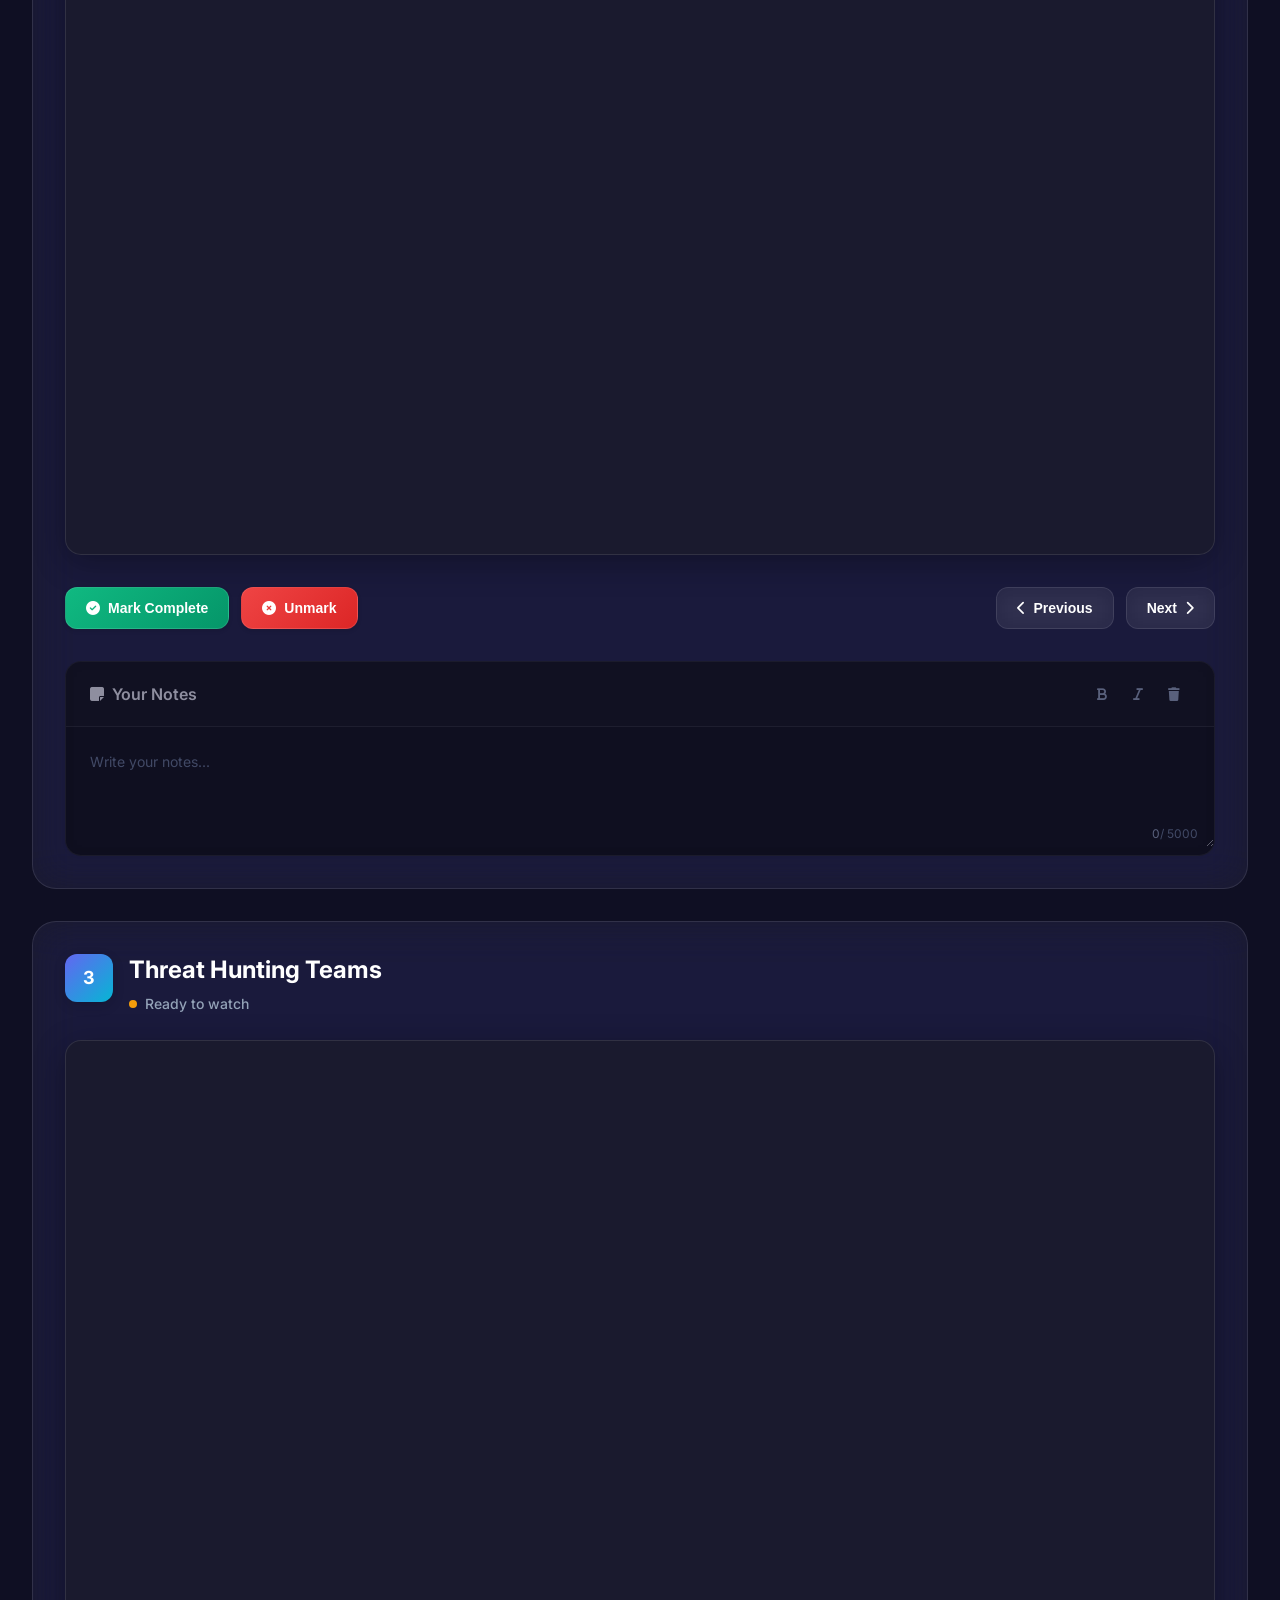
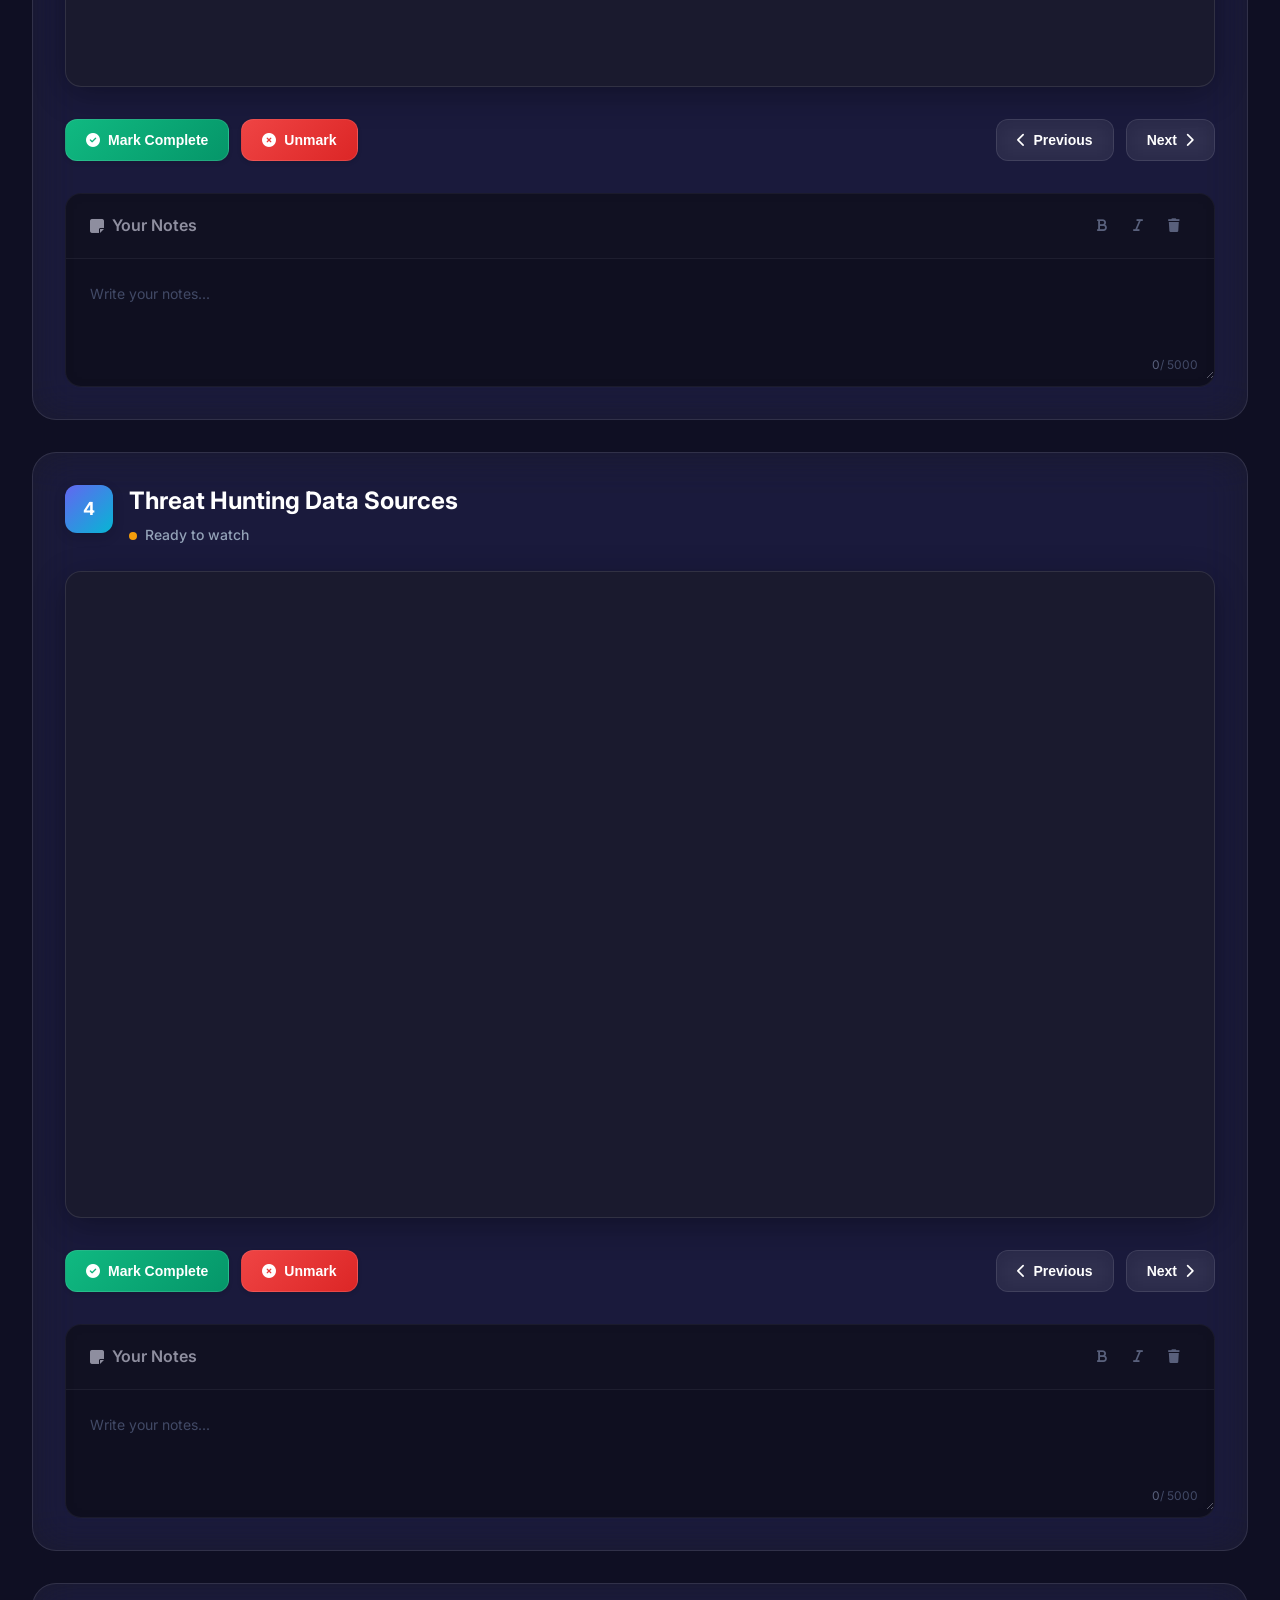
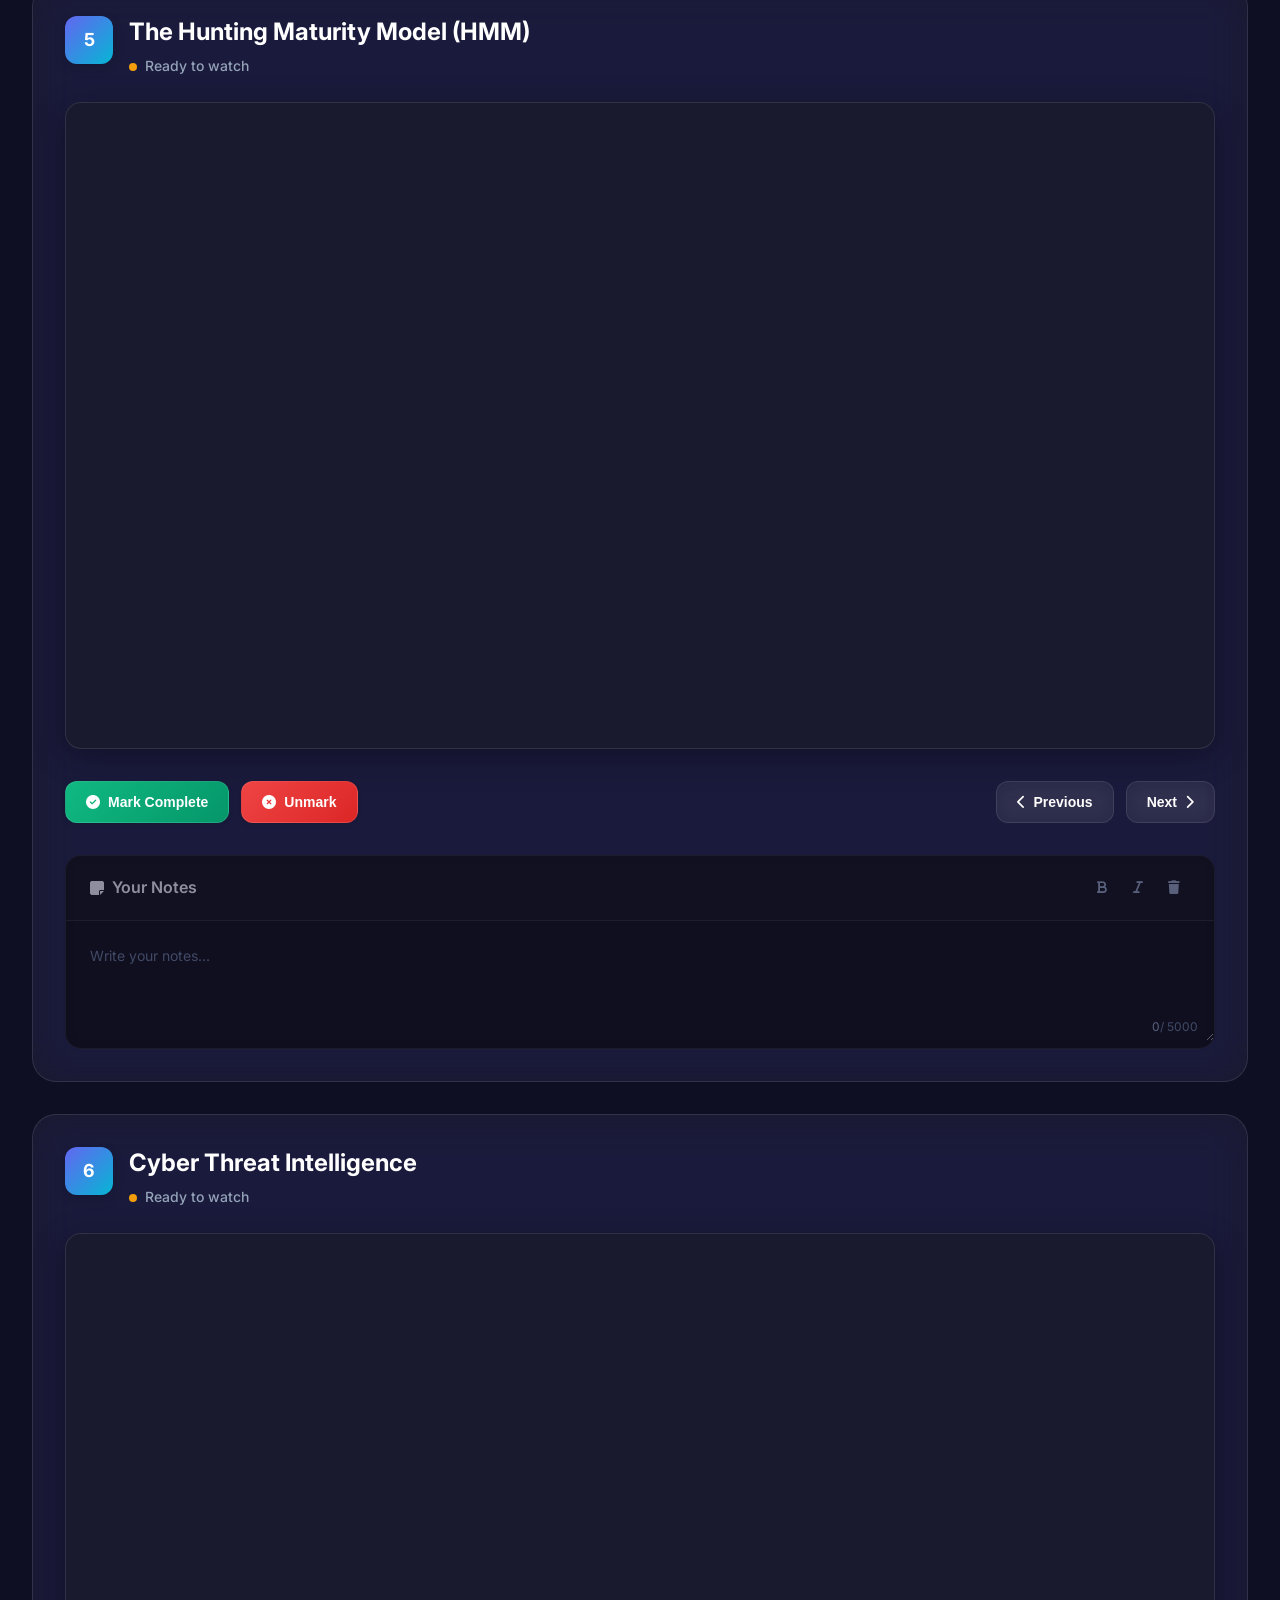
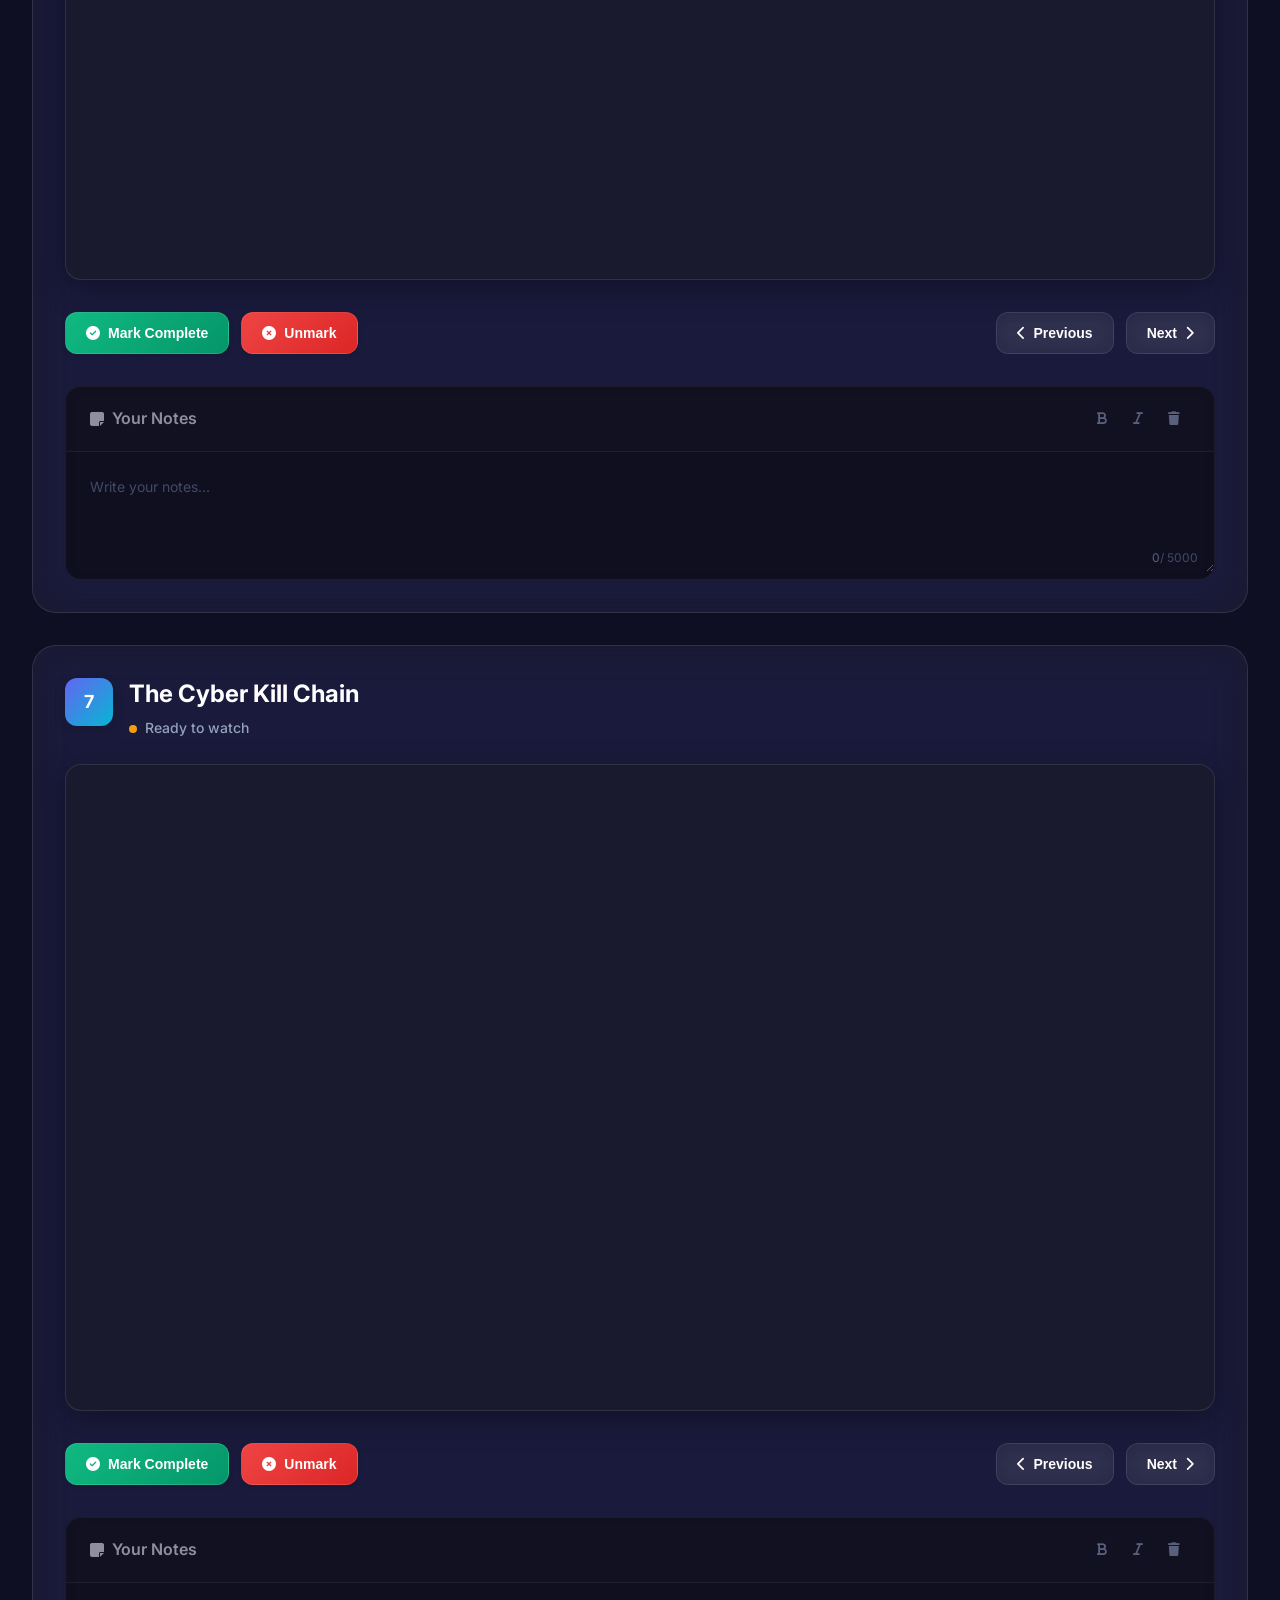
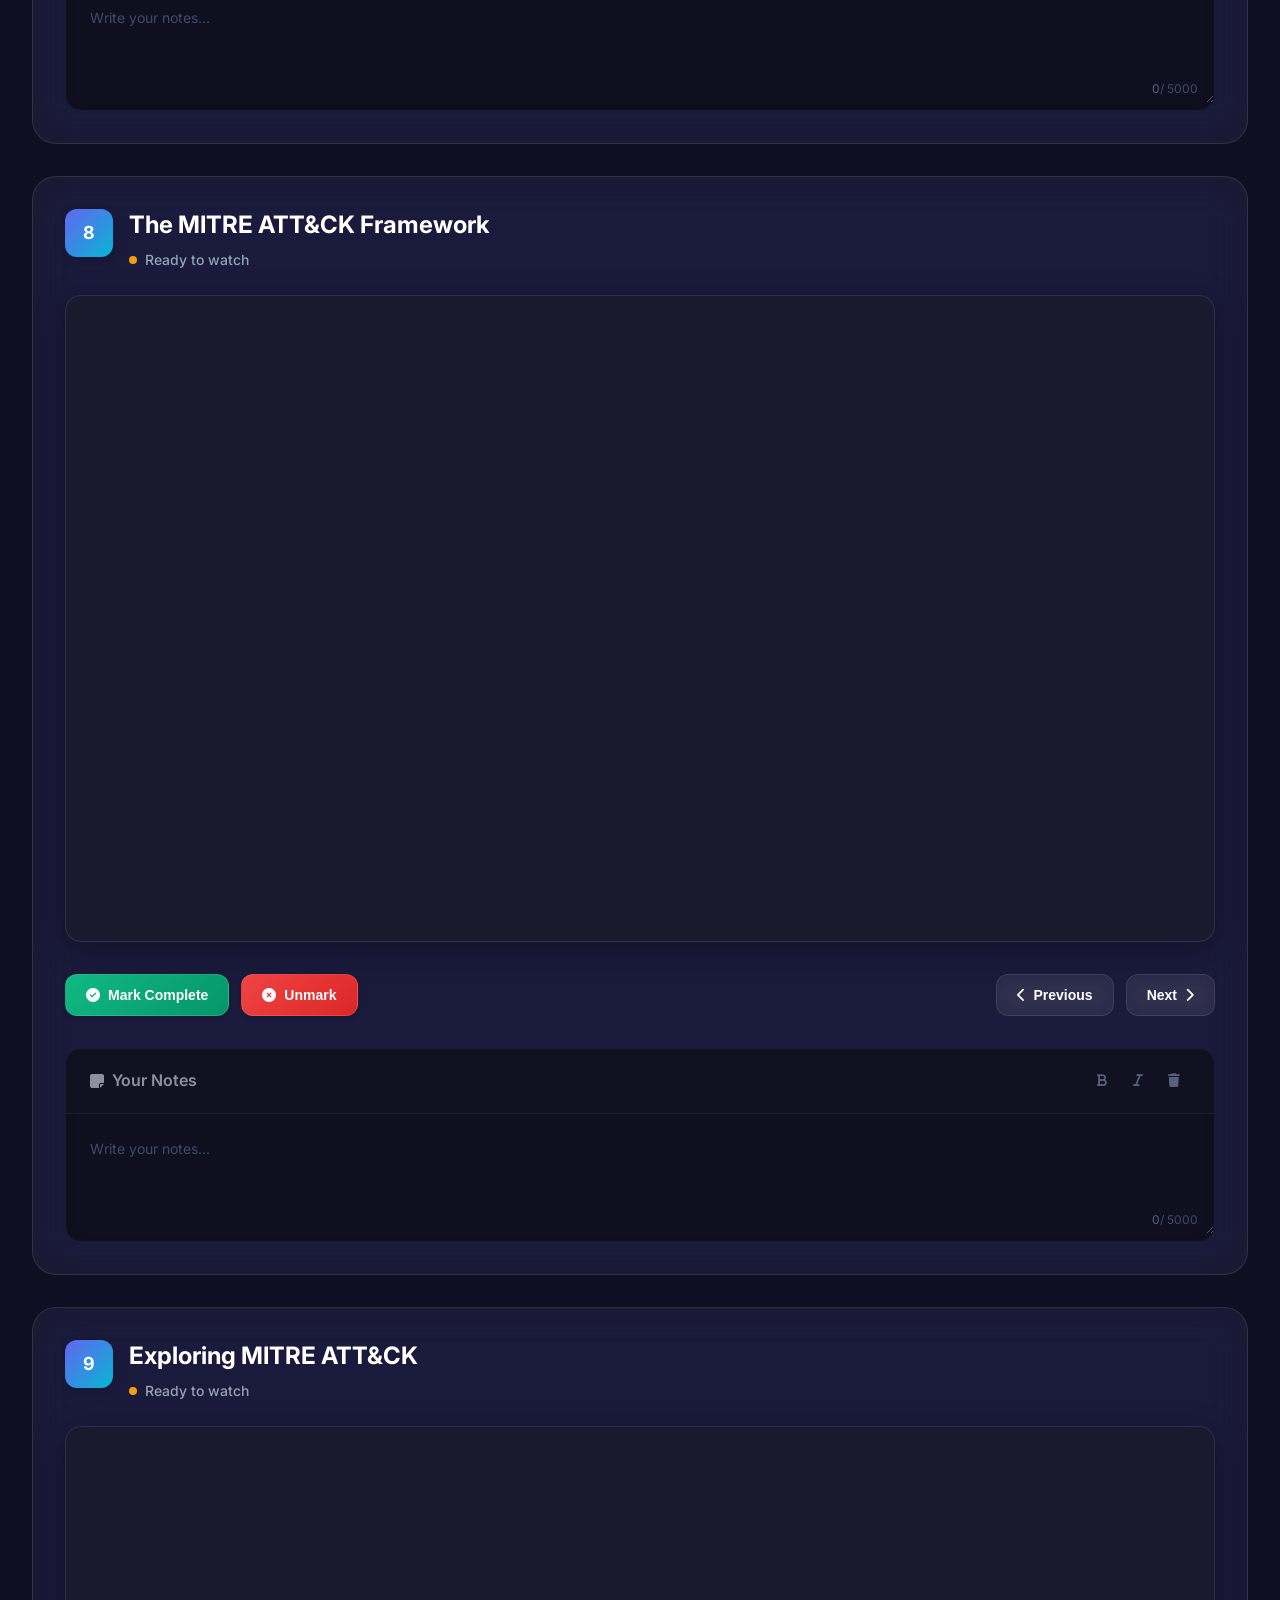
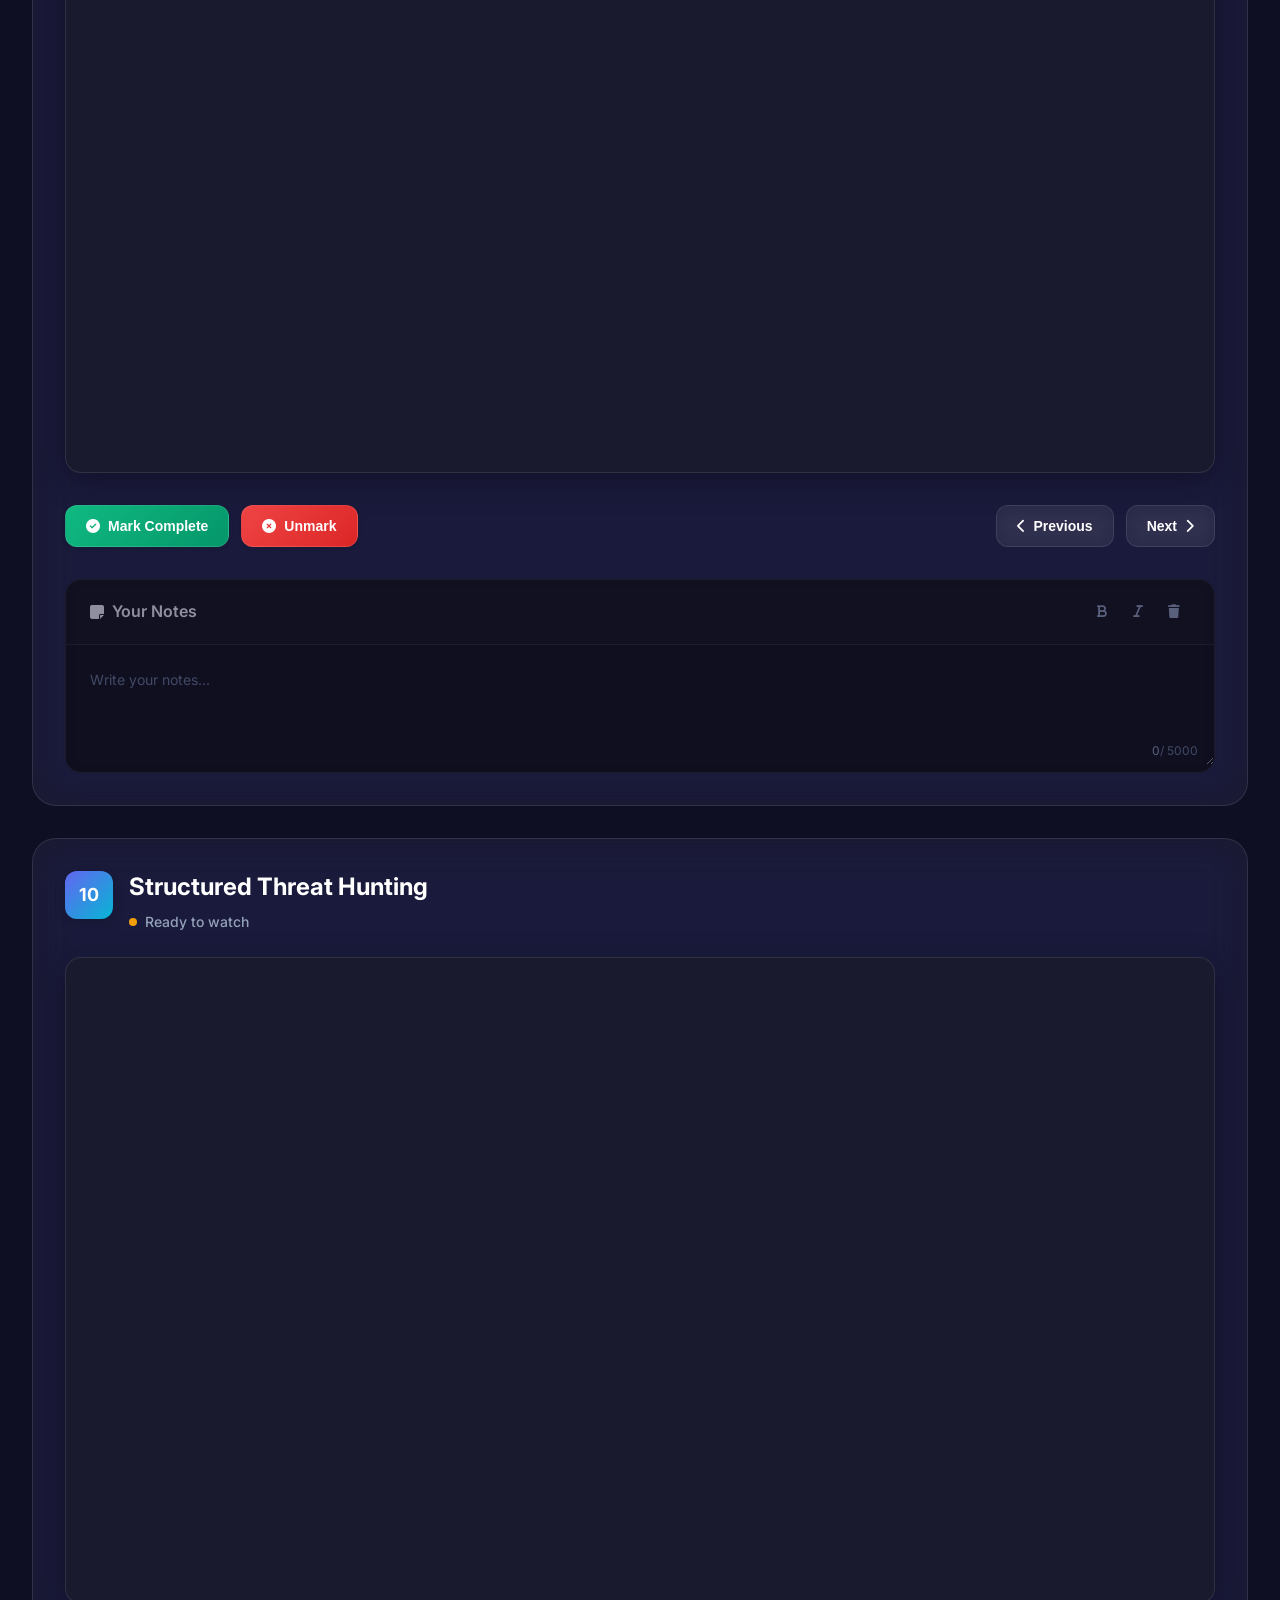
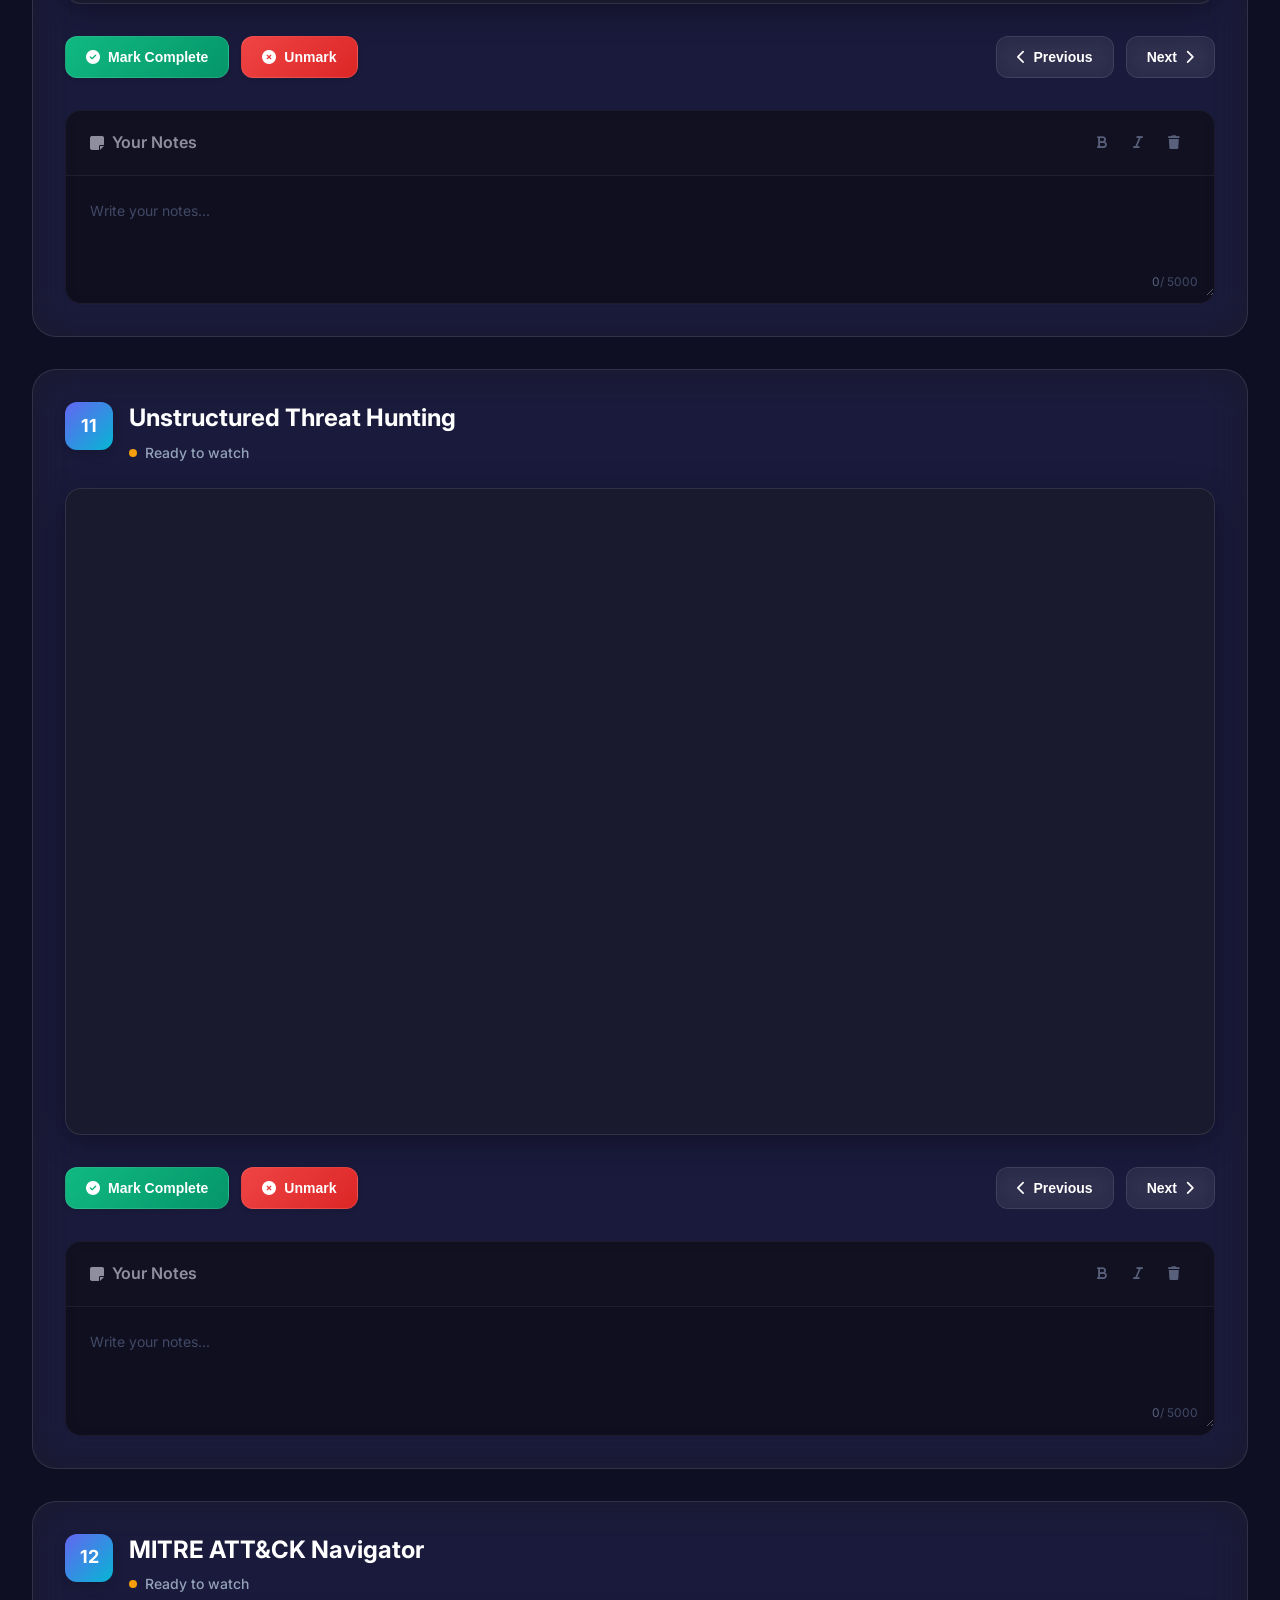
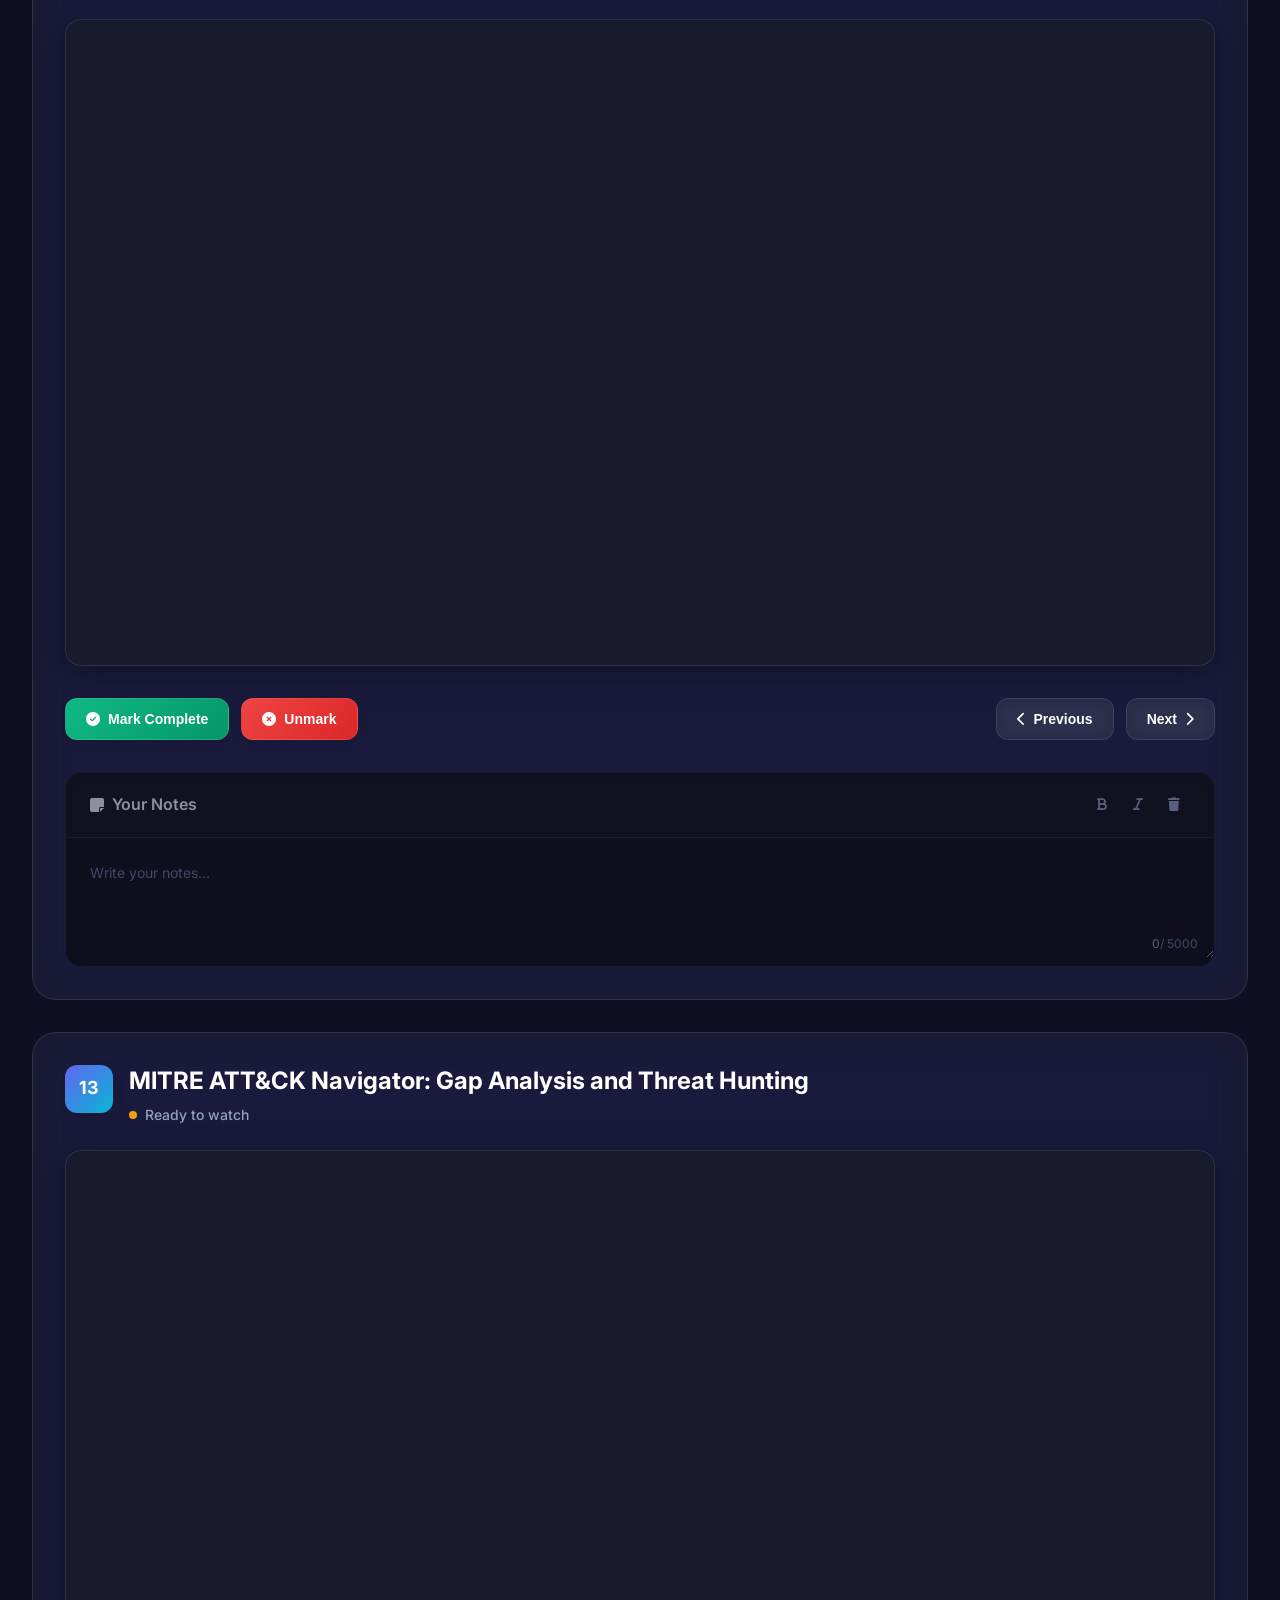
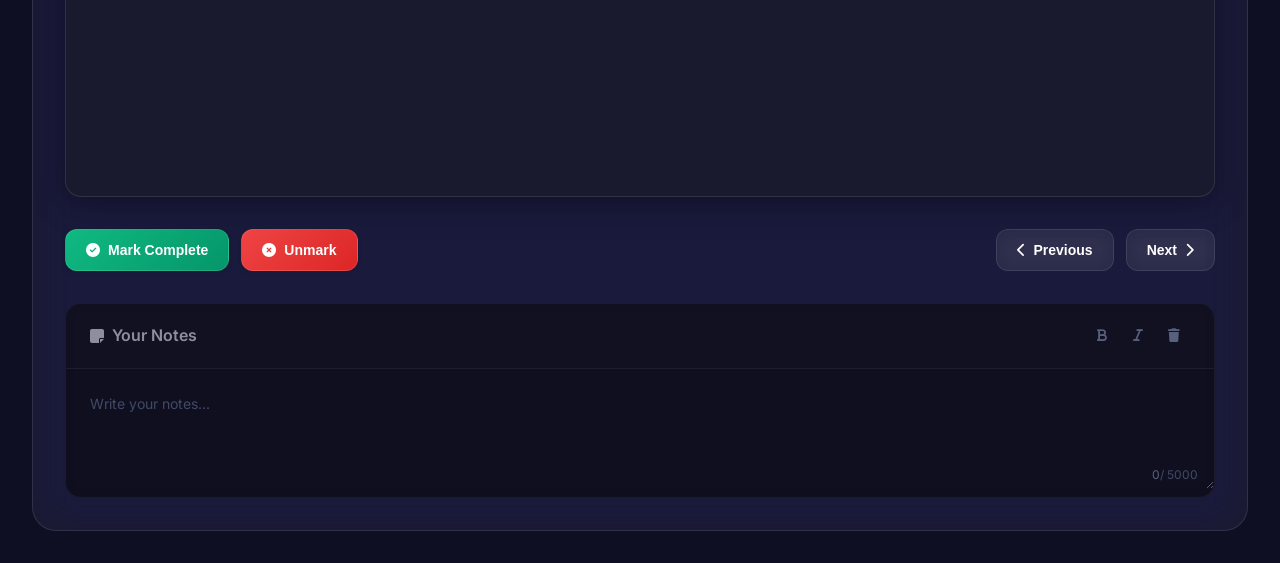
<file: s4.html>
<!DOCTYPE html>
<html lang="en">
<head>
<meta charset="utf-8"/>
<meta content="width=device-width, initial-scale=1.0" name="viewport"/>
<title>Security Operations (SOC) 201</title>
<link href="styles.css" rel="stylesheet"/>
<link href="https://cdnjs.cloudflare.com/ajax/libs/font-awesome/6.4.0/css/all.min.css" rel="stylesheet"/>
<link href="https://fonts.googleapis.com/css2?family=Inter:wght@300;400;500;600;700&amp;display=swap" rel="stylesheet"/>
</head>
<body>
<div class="bg-gradient"></div>
<div class="floating-shapes">
<div class="shape shape-1"></div>
<div class="shape shape-2"></div>
<div class="shape shape-3"></div>
</div>
<header class="glassmorphism-header">
<nav class="modern-nav">
<div class="nav-container">
<button class="nav-scroll-btn left-scroll" id="leftScroll"><i class="fas fa-chevron-left"></i></button>
<ul class="nav-carousel" id="navCarousel">
<li class="nav-item">
<a class="nav-link" href="index.html">
<div class="nav-icon"><span class="nav-number">1</span></div>
<div class="nav-content">
<span class="nav-title">Course Introduction</span>
<span class="nav-subtitle">5 videos</span>
</div>
<div class="nav-indicator"></div>
</a>
</li>
<li class="nav-item">
<a class="nav-link" href="s2.html">
<div class="nav-icon"><span class="nav-number">2</span></div>
<div class="nav-content">
<span class="nav-title">Lab Setup</span>
<span class="nav-subtitle">8 videos</span>
</div>
<div class="nav-indicator"></div>
</a>
</li>
<li class="nav-item">
<a class="nav-link" href="s3.html">
<div class="nav-icon"><span class="nav-number">3</span></div>
<div class="nav-content">
<span class="nav-title">Introduction to Incident Response</span>
<span class="nav-subtitle">10 videos</span>
</div>
<div class="nav-indicator"></div>
</a>
</li>
<li class="nav-item active">
<a class="nav-link" href="s4.html">
<div class="nav-icon"><span class="nav-number">4</span></div>
<div class="nav-content">
<span class="nav-title">Introduction to Threat Hunting</span>
<span class="nav-subtitle">13 videos</span>
</div>
<div class="nav-indicator"></div>
</a>
</li>
<li class="nav-item">
<a class="nav-link" href="s5.html">
<div class="nav-icon"><span class="nav-number">5</span></div>
<div class="nav-content">
<span class="nav-title">Data Transformation</span>
<span class="nav-subtitle">15 videos</span>
</div>
<div class="nav-indicator"></div>
</a>
</li>
<li class="nav-item">
<a class="nav-link" href="s6.html">
<div class="nav-icon"><span class="nav-number">6</span></div>
<div class="nav-content">
<span class="nav-title">Understanding Anomalies</span>
<span class="nav-subtitle">12 videos</span>
</div>
<div class="nav-indicator"></div>
</a>
</li>
<li class="nav-item">
<a class="nav-link" href="s7.html">
<div class="nav-icon"><span class="nav-number">7</span></div>
<div class="nav-content">
<span class="nav-title">Dissecting Threat Reports</span>
<span class="nav-subtitle">6 videos</span>
</div>
<div class="nav-indicator"></div>
</a>
</li>
<li class="nav-item">
<a class="nav-link" href="s8.html">
<div class="nav-icon"><span class="nav-number">8</span></div>
<div class="nav-content">
<span class="nav-title">Threat Hunting Lab</span>
<span class="nav-subtitle">18 videos</span>
</div>
<div class="nav-indicator"></div>
</a>
</li>
<li class="nav-item">
<a class="nav-link" href="s9.html">
<div class="nav-icon"><span class="nav-number">9</span></div>
<div class="nav-content">
<span class="nav-title">Collection at Scale</span>
<span class="nav-subtitle">7 videos</span>
</div>
<div class="nav-indicator"></div>
</a>
</li>
<li class="nav-item">
<a class="nav-link" href="s10.html">
<div class="nav-icon"><span class="nav-number">10</span></div>
<div class="nav-content">
<span class="nav-title">PowerShell 101</span>
<span class="nav-subtitle">10 videos</span>
</div>
<div class="nav-indicator"></div>
</a>
</li>
<li class="nav-item">
<a class="nav-link" href="s11.html">
<div class="nav-icon"><span class="nav-number">11</span></div>
<div class="nav-content">
<span class="nav-title">PowerShell for Incident Response</span>
<span class="nav-subtitle">14 videos</span>
</div>
<div class="nav-indicator"></div>
</a>
</li>
<li class="nav-item">
<a class="nav-link" href="s12.html">
<div class="nav-icon"><span class="nav-number">12</span></div>
<div class="nav-content">
<span class="nav-title">Conclusion</span>
<span class="nav-subtitle">1 videos</span>
</div>
<div class="nav-indicator"></div>
</a>
</li></ul>
<button class="nav-scroll-btn right-scroll" id="rightScroll"><i class="fas fa-chevron-right"></i></button>
</div>
</nav>
</header>
<button class="floating-nav left-nav" onclick="navigate('s3.html')"><i class="fas fa-chevron-left"></i></button>
<button class="floating-nav right-nav" onclick="navigate('s5.html')"><i class="fas fa-chevron-right"></i></button>
<main class="main-container">
<div class="content-wrapper">
<div class="header-content">
<div class="logo-section">
<div class="logo-icon"><i class="fas fa-play-circle"></i></div>
<h1 class="app-title">Security Operations (SOC) 201</h1>
</div>
<div class="progress-indicator">
<div class="progress-bar">
<div class="progress-fill" style="width: 33.33333333333333%"></div>
</div>
<span class="progress-text">4 of 12</span>
</div>
</div>

<section class="video-section glassmorphism" data-video-index="0" id="section24">
<div class="section-header">
<div class="video-info">
<div class="video-badge"><span class="badge-number">1</span></div>
<div class="video-meta">
<!-- CORRECTED TITLE -->
<h2 class="video-title">Introduction to Threat Hunting</h2>
<div class="video-status">
<span class="status-dot"></span>
<span class="status-text">Ready to watch</span>
</div>
</div>
</div>
</div>
<div class="video-container modern-player">
<iframe allow="autoplay; fullscreen" allowfullscreen="" class="video-iframe" loading="lazy" src="https://drive.google.com/file/d/13AeQqCPsg3Jzwjq3D9rars8M_Xmj6Cc2/preview"></iframe>
</div>
<div class="section-actions">
<div class="action-group completion-group">
<button class="action-btn complete-btn" data-section="section24">
<div class="btn-content"><i class="fas fa-check-circle"></i><span>Mark Complete</span></div>
</button>
<button class="action-btn unmark-btn" data-section="section24">
<div class="btn-content"><i class="fas fa-times-circle"></i><span>Unmark</span></div>
</button>
</div>
<div class="action-group navigation-group">
<button class="action-btn nav-btn prev-btn" disabled="" onclick="navigateToSection('prev', 0)">
<div class="btn-content"><i class="fas fa-chevron-left"></i><span>Previous</span></div>
</button>
<button class="action-btn nav-btn next-btn" onclick="navigateToSection('next', 0)">
<div class="btn-content"><span>Next</span><i class="fas fa-chevron-right"></i></div>
</button>
</div>
</div>
<div class="notes-container">
<div class="notes-header">
<div class="notes-title"><i class="fas fa-sticky-note"></i><span>Your Notes</span></div>
<div class="notes-tools">
<button class="tool-btn" id="bold-24" title="Bold"><i class="fas fa-bold"></i></button>
<button class="tool-btn" id="italic-24" title="Italic"><i class="fas fa-italic"></i></button>
<button class="tool-btn" id="clear-24" title="Clear Notes"><i class="fas fa-trash"></i></button>
</div>
</div>
<div class="notes-input-container">
<textarea class="notes-input" data-video-id="24" id="notes24" placeholder="Write your notes..."></textarea>
<div class="notes-counter"><span class="char-count">0</span><span class="char-limit">/ 5000</span></div>
</div>
</div>
</section>

<section class="video-section glassmorphism" data-video-index="1" id="section25">
<div class="section-header">
<div class="video-info">
<div class="video-badge"><span class="badge-number">2</span></div>
<div class="video-meta">
<!-- CORRECTED TITLE -->
<h2 class="video-title">The Argument for Threat Hunting</h2>
<div class="video-status">
<span class="status-dot"></span>
<span class="status-text">Ready to watch</span>
</div>
</div>
</div>
</div>
<div class="video-container modern-player">
<iframe allow="autoplay; fullscreen" allowfullscreen="" class="video-iframe" loading="lazy" src="https://drive.google.com/file/d/10-_iD9FuhGf9dMP_RNy-BeXAAbkI1y5E/preview"></iframe>
</div>
<div class="section-actions">
<div class="action-group completion-group">
<button class="action-btn complete-btn" data-section="section25">
<div class="btn-content"><i class="fas fa-check-circle"></i><span>Mark Complete</span></div>
</button>
<button class="action-btn unmark-btn" data-section="section25">
<div class="btn-content"><i class="fas fa-times-circle"></i><span>Unmark</span></div>
</button>
</div>
<div class="action-group navigation-group">
<button class="action-btn nav-btn prev-btn" onclick="navigateToSection('prev', 1)">
<div class="btn-content"><i class="fas fa-chevron-left"></i><span>Previous</span></div>
</button>
<button class="action-btn nav-btn next-btn" onclick="navigateToSection('next', 1)">
<div class="btn-content"><span>Next</span><i class="fas fa-chevron-right"></i></div>
</button>
</div>
</div>
<div class="notes-container">
<div class="notes-header">
<div class="notes-title"><i class="fas fa-sticky-note"></i><span>Your Notes</span></div>
<div class="notes-tools">
<button class="tool-btn" id="bold-25" title="Bold"><i class="fas fa-bold"></i></button>
<button class="tool-btn" id="italic-25" title="Italic"><i class="fas fa-italic"></i></button>
<button class="tool-btn" id="clear-25" title="Clear Notes"><i class="fas fa-trash"></i></button>
</div>
</div>
<div class="notes-input-container">
<textarea class="notes-input" data-video-id="25" id="notes25" placeholder="Write your notes..."></textarea>
<div class="notes-counter"><span class="char-count">0</span><span class="char-limit">/ 5000</span></div>
</div>
</div>
</section>

<section class="video-section glassmorphism" data-video-index="2" id="section26">
<div class="section-header">
<div class="video-info">
<div class="video-badge"><span class="badge-number">3</span></div>
<div class="video-meta">
<!-- CORRECTED TITLE -->
<h2 class="video-title">Threat Hunting Teams</h2>
<div class="video-status">
<span class="status-dot"></span>
<span class="status-text">Ready to watch</span>
</div>
</div>
</div>
</div>
<div class="video-container modern-player">
<iframe allow="autoplay; fullscreen" allowfullscreen="" class="video-iframe" loading="lazy" src="https://drive.google.com/file/d/1C5uSxOMh37Szcfs5J4BBM2Lugzm-xjLO/preview"></iframe>
</div>
<div class="section-actions">
<div class="action-group completion-group">
<button class="action-btn complete-btn" data-section="section26">
<div class="btn-content"><i class="fas fa-check-circle"></i><span>Mark Complete</span></div>
</button>
<button class="action-btn unmark-btn" data-section="section26">
<div class="btn-content"><i class="fas fa-times-circle"></i><span>Unmark</span></div>
</button>
</div>
<div class="action-group navigation-group">
<button class="action-btn nav-btn prev-btn" onclick="navigateToSection('prev', 2)">
<div class="btn-content"><i class="fas fa-chevron-left"></i><span>Previous</span></div>
</button>
<button class="action-btn nav-btn next-btn" onclick="navigateToSection('next', 2)">
<div class="btn-content"><span>Next</span><i class="fas fa-chevron-right"></i></div>
</button>
</div>
</div>
<div class="notes-container">
<div class="notes-header">
<div class="notes-title"><i class="fas fa-sticky-note"></i><span>Your Notes</span></div>
<div class="notes-tools">
<button class="tool-btn" id="bold-26" title="Bold"><i class="fas fa-bold"></i></button>
<button class="tool-btn" id="italic-26" title="Italic"><i class="fas fa-italic"></i></button>
<button class="tool-btn" id="clear-26" title="Clear Notes"><i class="fas fa-trash"></i></button>
</div>
</div>
<div class="notes-input-container">
<textarea class="notes-input" data-video-id="26" id="notes26" placeholder="Write your notes..."></textarea>
<div class="notes-counter"><span class="char-count">0</span><span class="char-limit">/ 5000</span></div>
</div>
</div>
</section>

<section class="video-section glassmorphism" data-video-index="3" id="section27">
<div class="section-header">
<div class="video-info">
<div class="video-badge"><span class="badge-number">4</span></div>
<div class="video-meta">
<!-- CORRECTED TITLE -->
<h2 class="video-title">Threat Hunting Data Sources</h2>
<div class="video-status">
<span class="status-dot"></span>
<span class="status-text">Ready to watch</span>
</div>
</div>
</div>
</div>
<div class="video-container modern-player">
<iframe allow="autoplay; fullscreen" allowfullscreen="" class="video-iframe" loading="lazy" src="https://drive.google.com/file/d/1x4ZUwsZWCKCy9YM-m_beRMMuY3m67rAU/preview"></iframe>
</div>
<div class="section-actions">
<div class="action-group completion-group">
<button class="action-btn complete-btn" data-section="section27">
<div class="btn-content"><i class="fas fa-check-circle"></i><span>Mark Complete</span></div>
</button>
<button class="action-btn unmark-btn" data-section="section27">
<div class="btn-content"><i class="fas fa-times-circle"></i><span>Unmark</span></div>
</button>
</div>
<div class="action-group navigation-group">
<button class="action-btn nav-btn prev-btn" onclick="navigateToSection('prev', 3)">
<div class="btn-content"><i class="fas fa-chevron-left"></i><span>Previous</span></div>
</button>
<button class="action-btn nav-btn next-btn" onclick="navigateToSection('next', 3)">
<div class="btn-content"><span>Next</span><i class="fas fa-chevron-right"></i></div>
</button>
</div>
</div>
<div class="notes-container">
<div class="notes-header">
<div class="notes-title"><i class="fas fa-sticky-note"></i><span>Your Notes</span></div>
<div class="notes-tools">
<button class="tool-btn" id="bold-27" title="Bold"><i class="fas fa-bold"></i></button>
<button class="tool-btn" id="italic-27" title="Italic"><i class="fas fa-italic"></i></button>
<button class="tool-btn" id="clear-27" title="Clear Notes"><i class="fas fa-trash"></i></button>
</div>
</div>
<div class="notes-input-container">
<textarea class="notes-input" data-video-id="27" id="notes27" placeholder="Write your notes..."></textarea>
<div class="notes-counter"><span class="char-count">0</span><span class="char-limit">/ 5000</span></div>
</div>
</div>
</section>

<section class="video-section glassmorphism" data-video-index="4" id="section28">
<div class="section-header">
<div class="video-info">
<div class="video-badge"><span class="badge-number">5</span></div>
<div class="video-meta">
<!-- CORRECTED TITLE -->
<h2 class="video-title">The Hunting Maturity Model (HMM)</h2>
<div class="video-status">
<span class="status-dot"></span>
<span class="status-text">Ready to watch</span>
</div>
</div>
</div>
</div>
<div class="video-container modern-player">
<iframe allow="autoplay; fullscreen" allowfullscreen="" class="video-iframe" loading="lazy" src="https://drive.google.com/file/d/1jCilAKB4YlpbaIdTWMCqIO2O8tKXyM9X/preview"></iframe>
</div>
<div class="section-actions">
<div class="action-group completion-group">
<button class="action-btn complete-btn" data-section="section28">
<div class="btn-content"><i class="fas fa-check-circle"></i><span>Mark Complete</span></div>
</button>
<button class="action-btn unmark-btn" data-section="section28">
<div class="btn-content"><i class="fas fa-times-circle"></i><span>Unmark</span></div>
</button>
</div>
<div class="action-group navigation-group">
<button class="action-btn nav-btn prev-btn" onclick="navigateToSection('prev', 4)">
<div class="btn-content"><i class="fas fa-chevron-left"></i><span>Previous</span></div>
</button>
<button class="action-btn nav-btn next-btn" onclick="navigateToSection('next', 4)">
<div class="btn-content"><span>Next</span><i class="fas fa-chevron-right"></i></div>
</button>
</div>
</div>
<div class="notes-container">
<div class="notes-header">
<div class="notes-title"><i class="fas fa-sticky-note"></i><span>Your Notes</span></div>
<div class="notes-tools">
<button class="tool-btn" id="bold-28" title="Bold"><i class="fas fa-bold"></i></button>
<button class="tool-btn" id="italic-28" title="Italic"><i class="fas fa-italic"></i></button>
<button class="tool-btn" id="clear-28" title="Clear Notes"><i class="fas fa-trash"></i></button>
</div>
</div>
<div class="notes-input-container">
<textarea class="notes-input" data-video-id="28" id="notes28" placeholder="Write your notes..."></textarea>
<div class="notes-counter"><span class="char-count">0</span><span class="char-limit">/ 5000</span></div>
</div>
</div>
</section>

<section class="video-section glassmorphism" data-video-index="5" id="section29">
<div class="section-header">
<div class="video-info">
<div class="video-badge"><span class="badge-number">6</span></div>
<div class="video-meta">
<!-- CORRECTED TITLE -->
<h2 class="video-title">Cyber Threat Intelligence</h2>
<div class="video-status">
<span class="status-dot"></span>
<span class="status-text">Ready to watch</span>
</div>
</div>
</div>
</div>
<div class="video-container modern-player">
<iframe allow="autoplay; fullscreen" allowfullscreen="" class="video-iframe" loading="lazy" src="https://drive.google.com/file/d/1kaOfgY_unWDQeilEz9zFuvILg9pVrmh5/preview"></iframe>
</div>
<div class="section-actions">
<div class="action-group completion-group">
<button class="action-btn complete-btn" data-section="section29">
<div class="btn-content"><i class="fas fa-check-circle"></i><span>Mark Complete</span></div>
</button>
<button class="action-btn unmark-btn" data-section="section29">
<div class="btn-content"><i class="fas fa-times-circle"></i><span>Unmark</span></div>
</button>
</div>
<div class="action-group navigation-group">
<button class="action-btn nav-btn prev-btn" onclick="navigateToSection('prev', 5)">
<div class="btn-content"><i class="fas fa-chevron-left"></i><span>Previous</span></div>
</button>
<button class="action-btn nav-btn next-btn" onclick="navigateToSection('next', 5)">
<div class="btn-content"><span>Next</span><i class="fas fa-chevron-right"></i></div>
</button>
</div>
</div>
<div class="notes-container">
<div class="notes-header">
<div class="notes-title"><i class="fas fa-sticky-note"></i><span>Your Notes</span></div>
<div class="notes-tools">
<button class="tool-btn" id="bold-29" title="Bold"><i class="fas fa-bold"></i></button>
<button class="tool-btn" id="italic-29" title="Italic"><i class="fas fa-italic"></i></button>
<button class="tool-btn" id="clear-29" title="Clear Notes"><i class="fas fa-trash"></i></button>
</div>
</div>
<div class="notes-input-container">
<textarea class="notes-input" data-video-id="29" id="notes29" placeholder="Write your notes..."></textarea>
<div class="notes-counter"><span class="char-count">0</span><span class="char-limit">/ 5000</span></div>
</div>
</div>
</section>

<section class="video-section glassmorphism" data-video-index="6" id="section30">
<div class="section-header">
<div class="video-info">
<div class="video-badge"><span class="badge-number">7</span></div>
<div class="video-meta">
<!-- CORRECTED TITLE -->
<h2 class="video-title">The Cyber Kill Chain</h2>
<div class="video-status">
<span class="status-dot"></span>
<span class="status-text">Ready to watch</span>
</div>
</div>
</div>
</div>
<div class="video-container modern-player">
<iframe allow="autoplay; fullscreen" allowfullscreen="" class="video-iframe" loading="lazy" src="https://drive.google.com/file/d/1ZuSjLOVd_rL2-cYN9YmaZCqCgTolieGj/preview"></iframe>
</div>
<div class="section-actions">
<div class="action-group completion-group">
<button class="action-btn complete-btn" data-section="section30">
<div class="btn-content"><i class="fas fa-check-circle"></i><span>Mark Complete</span></div>
</button>
<button class="action-btn unmark-btn" data-section="section30">
<div class="btn-content"><i class="fas fa-times-circle"></i><span>Unmark</span></div>
</button>
</div>
<div class="action-group navigation-group">
<button class="action-btn nav-btn prev-btn" onclick="navigateToSection('prev', 6)">
<div class="btn-content"><i class="fas fa-chevron-left"></i><span>Previous</span></div>
</button>
<button class="action-btn nav-btn next-btn" onclick="navigateToSection('next', 6)">
<div class="btn-content"><span>Next</span><i class="fas fa-chevron-right"></i></div>
</button>
</div>
</div>
<div class="notes-container">
<div class="notes-header">
<div class="notes-title"><i class="fas fa-sticky-note"></i><span>Your Notes</span></div>
<div class="notes-tools">
<button class="tool-btn" id="bold-30" title="Bold"><i class="fas fa-bold"></i></button>
<button class="tool-btn" id="italic-30" title="Italic"><i class="fas fa-italic"></i></button>
<button class="tool-btn" id="clear-30" title="Clear Notes"><i class="fas fa-trash"></i></button>
</div>
</div>
<div class="notes-input-container">
<textarea class="notes-input" data-video-id="30" id="notes30" placeholder="Write your notes..."></textarea>
<div class="notes-counter"><span class="char-count">0</span><span class="char-limit">/ 5000</span></div>
</div>
</div>
</section>

<section class="video-section glassmorphism" data-video-index="7" id="section31">
<div class="section-header">
<div class="video-info">
<div class="video-badge"><span class="badge-number">8</span></div>
<div class="video-meta">
<!-- CORRECTED TITLE -->
<h2 class="video-title">The MITRE ATT&CK Framework</h2>
<div class="video-status">
<span class="status-dot"></span>
<span class="status-text">Ready to watch</span>
</div>
</div>
</div>
</div>
<div class="video-container modern-player">
<iframe allow="autoplay; fullscreen" allowfullscreen="" class="video-iframe" loading="lazy" src="https://drive.google.com/file/d/1yE61qFwbw55fFlXET8S-4TlLyR1Kn76k/preview"></iframe>
</div>
<div class="section-actions">
<div class="action-group completion-group">
<button class="action-btn complete-btn" data-section="section31">
<div class="btn-content"><i class="fas fa-check-circle"></i><span>Mark Complete</span></div>
</button>
<button class="action-btn unmark-btn" data-section="section31">
<div class="btn-content"><i class="fas fa-times-circle"></i><span>Unmark</span></div>
</button>
</div>
<div class="action-group navigation-group">
<button class="action-btn nav-btn prev-btn" onclick="navigateToSection('prev', 7)">
<div class="btn-content"><i class="fas fa-chevron-left"></i><span>Previous</span></div>
</button>
<button class="action-btn nav-btn next-btn" onclick="navigateToSection('next', 7)">
<div class="btn-content"><span>Next</span><i class="fas fa-chevron-right"></i></div>
</button>
</div>
</div>
<div class="notes-container">
<div class="notes-header">
<div class="notes-title"><i class="fas fa-sticky-note"></i><span>Your Notes</span></div>
<div class="notes-tools">
<button class="tool-btn" id="bold-31" title="Bold"><i class="fas fa-bold"></i></button>
<button class="tool-btn" id="italic-31" title="Italic"><i class="fas fa-italic"></i></button>
<button class="tool-btn" id="clear-31" title="Clear Notes"><i class="fas fa-trash"></i></button>
</div>
</div>
<div class="notes-input-container">
<textarea class="notes-input" data-video-id="31" id="notes31" placeholder="Write your notes..."></textarea>
<div class="notes-counter"><span class="char-count">0</span><span class="char-limit">/ 5000</span></div>
</div>
</div>
</section>

<section class="video-section glassmorphism" data-video-index="8" id="section32">
<div class="section-header">
<div class="video-info">
<div class="video-badge"><span class="badge-number">9</span></div>
<div class="video-meta">
<!-- CORRECTED TITLE -->
<h2 class="video-title">Exploring MITRE ATT&CK</h2>
<div class="video-status">
<span class="status-dot"></span>
<span class="status-text">Ready to watch</span>
</div>
</div>
</div>
</div>
<div class="video-container modern-player">
<iframe allow="autoplay; fullscreen" allowfullscreen="" class="video-iframe" loading="lazy" src="https://drive.google.com/file/d/17nRSW11kffqdA7z5GjjKOCUejZglN5kX/preview"></iframe>
</div>
<div class="section-actions">
<div class="action-group completion-group">
<button class="action-btn complete-btn" data-section="section32">
<div class="btn-content"><i class="fas fa-check-circle"></i><span>Mark Complete</span></div>
</button>
<button class="action-btn unmark-btn" data-section="section32">
<div class="btn-content"><i class="fas fa-times-circle"></i><span>Unmark</span></div>
</button>
</div>
<div class="action-group navigation-group">
<button class="action-btn nav-btn prev-btn" onclick="navigateToSection('prev', 8)">
<div class="btn-content"><i class="fas fa-chevron-left"></i><span>Previous</span></div>
</button>
<button class="action-btn nav-btn next-btn" onclick="navigateToSection('next', 8)">
<div class="btn-content"><span>Next</span><i class="fas fa-chevron-right"></i></div>
</button>
</div>
</div>
<div class="notes-container">
<div class="notes-header">
<div class="notes-title"><i class="fas fa-sticky-note"></i><span>Your Notes</span></div>
<div class="notes-tools">
<button class="tool-btn" id="bold-32" title="Bold"><i class="fas fa-bold"></i></button>
<button class="tool-btn" id="italic-32" title="Italic"><i class="fas fa-italic"></i></button>
<button class="tool-btn" id="clear-32" title="Clear Notes"><i class="fas fa-trash"></i></button>
</div>
</div>
<div class="notes-input-container">
<textarea class="notes-input" data-video-id="32" id="notes32" placeholder="Write your notes..."></textarea>
<div class="notes-counter"><span class="char-count">0</span><span class="char-limit">/ 5000</span></div>
</div>
</div>
</section>

<section class="video-section glassmorphism" data-video-index="9" id="section33">
<div class="section-header">
<div class="video-info">
<div class="video-badge"><span class="badge-number">10</span></div>
<div class="video-meta">
<!-- CORRECTED TITLE -->
<h2 class="video-title">Structured Threat Hunting</h2>
<div class="video-status">
<span class="status-dot"></span>
<span class="status-text">Ready to watch</span>
</div>
</div>
</div>
</div>
<div class="video-container modern-player">
<iframe allow="autoplay; fullscreen" allowfullscreen="" class="video-iframe" loading="lazy" src="https://drive.google.com/file/d/1kmCzr-UCHT6KmvIUxEcelM1rUwtqjZjk/preview"></iframe>
</div>
<div class="section-actions">
<div class="action-group completion-group">
<button class="action-btn complete-btn" data-section="section33">
<div class="btn-content"><i class="fas fa-check-circle"></i><span>Mark Complete</span></div>
</button>
<button class="action-btn unmark-btn" data-section="section33">
<div class="btn-content"><i class="fas fa-times-circle"></i><span>Unmark</span></div>
</button>
</div>
<div class="action-group navigation-group">
<button class="action-btn nav-btn prev-btn" onclick="navigateToSection('prev', 9)">
<div class="btn-content"><i class="fas fa-chevron-left"></i><span>Previous</span></div>
</button>
<button class="action-btn nav-btn next-btn" onclick="navigateToSection('next', 9)">
<div class="btn-content"><span>Next</span><i class="fas fa-chevron-right"></i></div>
</button>
</div>
</div>
<div class="notes-container">
<div class="notes-header">
<div class="notes-title"><i class="fas fa-sticky-note"></i><span>Your Notes</span></div>
<div class="notes-tools">
<button class="tool-btn" id="bold-33" title="Bold"><i class="fas fa-bold"></i></button>
<button class="tool-btn" id="italic-33" title="Italic"><i class="fas fa-italic"></i></button>
<button class="tool-btn" id="clear-33" title="Clear Notes"><i class="fas fa-trash"></i></button>
</div>
</div>
<div class="notes-input-container">
<textarea class="notes-input" data-video-id="33" id="notes33" placeholder="Write your notes..."></textarea>
<div class="notes-counter"><span class="char-count">0</span><span class="char-limit">/ 5000</span></div>
</div>
</div>
</section>

<section class="video-section glassmorphism" data-video-index="10" id="section34">
<div class="section-header">
<div class="video-info">
<div class="video-badge"><span class="badge-number">11</span></div>
<div class="video-meta">
<!-- CORRECTED TITLE -->
<h2 class="video-title">Unstructured Threat Hunting</h2>
<div class="video-status">
<span class="status-dot"></span>
<span class="status-text">Ready to watch</span>
</div>
</div>
</div>
</div>
<div class="video-container modern-player">
<iframe allow="autoplay; fullscreen" allowfullscreen="" class="video-iframe" loading="lazy" src="https://drive.google.com/file/d/1H4RNOnKn_nvF1qy59Os-sYXcipYrf9_H/preview"></iframe>
</div>
<div class="section-actions">
<div class="action-group completion-group">
<button class="action-btn complete-btn" data-section="section34">
<div class="btn-content"><i class="fas fa-check-circle"></i><span>Mark Complete</span></div>
</button>
<button class="action-btn unmark-btn" data-section="section34">
<div class="btn-content"><i class="fas fa-times-circle"></i><span>Unmark</span></div>
</button>
</div>
<div class="action-group navigation-group">
<button class="action-btn nav-btn prev-btn" onclick="navigateToSection('prev', 10)">
<div class="btn-content"><i class="fas fa-chevron-left"></i><span>Previous</span></div>
</button>
<button class="action-btn nav-btn next-btn" onclick="navigateToSection('next', 10)">
<div class="btn-content"><span>Next</span><i class="fas fa-chevron-right"></i></div>
</button>
</div>
</div>
<div class="notes-container">
<div class="notes-header">
<div class="notes-title"><i class="fas fa-sticky-note"></i><span>Your Notes</span></div>
<div class="notes-tools">
<button class="tool-btn" id="bold-34" title="Bold"><i class="fas fa-bold"></i></button>
<button class="tool-btn" id="italic-34" title="Italic"><i class="fas fa-italic"></i></button>
<button class="tool-btn" id="clear-34" title="Clear Notes"><i class="fas fa-trash"></i></button>
</div>
</div>
<div class="notes-input-container">
<textarea class="notes-input" data-video-id="34" id="notes34" placeholder="Write your notes..."></textarea>
<div class="notes-counter"><span class="char-count">0</span><span class="char-limit">/ 5000</span></div>
</div>
</div>
</section>

<section class="video-section glassmorphism" data-video-index="11" id="section35">
<div class="section-header">
<div class="video-info">
<div class="video-badge"><span class="badge-number">12</span></div>
<div class="video-meta">
<!-- CORRECTED TITLE -->
<h2 class="video-title">MITRE ATT&CK Navigator</h2>
<div class="video-status">
<span class="status-dot"></span>
<span class="status-text">Ready to watch</span>
</div>
</div>
</div>
</div>
<div class="video-container modern-player">
<iframe allow="autoplay; fullscreen" allowfullscreen="" class="video-iframe" loading="lazy" src="https://drive.google.com/file/d/1XwjiDuCT_zaTsHuL6LGtIa7pZ8Iqt97Z/preview"></iframe>
</div>
<div class="section-actions">
<div class="action-group completion-group">
<button class="action-btn complete-btn" data-section="section35">
<div class="btn-content"><i class="fas fa-check-circle"></i><span>Mark Complete</span></div>
</button>
<button class="action-btn unmark-btn" data-section="section35">
<div class="btn-content"><i class="fas fa-times-circle"></i><span>Unmark</span></div>
</button>
</div>
<div class="action-group navigation-group">
<button class="action-btn nav-btn prev-btn" onclick="navigateToSection('prev', 11)">
<div class="btn-content"><i class="fas fa-chevron-left"></i><span>Previous</span></div>
</button>
<button class="action-btn nav-btn next-btn" onclick="navigateToSection('next', 11)">
<div class="btn-content"><span>Next</span><i class="fas fa-chevron-right"></i></div>
</button>
</div>
</div>
<div class="notes-container">
<div class="notes-header">
<div class="notes-title"><i class="fas fa-sticky-note"></i><span>Your Notes</span></div>
<div class="notes-tools">
<button class="tool-btn" id="bold-35" title="Bold"><i class="fas fa-bold"></i></button>
<button class="tool-btn" id="italic-35" title="Italic"><i class="fas fa-italic"></i></button>
<button class="tool-btn" id="clear-35" title="Clear Notes"><i class="fas fa-trash"></i></button>
</div>
</div>
<div class="notes-input-container">
<textarea class="notes-input" data-video-id="35" id="notes35" placeholder="Write your notes..."></textarea>
<div class="notes-counter"><span class="char-count">0</span><span class="char-limit">/ 5000</span></div>
</div>
</div>
</section>

<section class="video-section glassmorphism" data-video-index="12" id="section36">
<div class="section-header">
<div class="video-info">
<div class="video-badge"><span class="badge-number">13</span></div>
<div class="video-meta">
<!-- CORRECTED TITLE -->
<h2 class="video-title">MITRE ATT&CK Navigator: Gap Analysis and Threat Hunting</h2>
<div class="video-status">
<span class="status-dot"></span>
<span class="status-text">Ready to watch</span>
</div>
</div>
</div>
</div>
<div class="video-container modern-player">
<iframe allow="autoplay; fullscreen" allowfullscreen="" class="video-iframe" loading="lazy" src="https://drive.google.com/file/d/1BJOnmDih5r91bFL6MdCVrKivv_uTjsvN/preview"></iframe>
</div>
<div class="section-actions">
<div class="action-group completion-group">
<button class="action-btn complete-btn" data-section="section36">
<div class="btn-content"><i class="fas fa-check-circle"></i><span>Mark Complete</span></div>
</button>
<button class="action-btn unmark-btn" data-section="section36">
<div class="btn-content"><i class="fas fa-times-circle"></i><span>Unmark</span></div>
</button>
</div>
<div class="action-group navigation-group">
<button class="action-btn nav-btn prev-btn" onclick="navigateToSection('prev', 12)">
<div class="btn-content"><i class="fas fa-chevron-left"></i><span>Previous</span></div>
</button>
<button class="action-btn nav-btn next-btn" onclick="navigateToSection('next', 12)">
<div class="btn-content"><span>Next</span><i class="fas fa-chevron-right"></i></div>
</button>
</div>
</div>
<div class="notes-container">
<div class="notes-header">
<div class="notes-title"><i class="fas fa-sticky-note"></i><span>Your Notes</span></div>
<div class="notes-tools">
<button class="tool-btn" id="bold-36" title="Bold"><i class="fas fa-bold"></i></button>
<button class="tool-btn" id="italic-36" title="Italic"><i class="fas fa-italic"></i></button>
<button class="tool-btn" id="clear-36" title="Clear Notes"><i class="fas fa-trash"></i></button>
</div>
</div>
<div class="notes-input-container">
<textarea class="notes-input" data-video-id="36" id="notes36" placeholder="Write your notes..."></textarea>
<div class="notes-counter"><span class="char-count">0</span><span class="char-limit">/ 5000</span></div>
</div>
</div>
</section>
</div>
</main>
<div class="fab-container">
<div class="fab-menu">
<button class="fab main-fab" id="mainFab"><i class="fas fa-plus"></i></button>
<div class="fab-options">
<button class="fab option-fab" id="exportButton" title="Export Progress"><i class="fas fa-download"></i></button>
<button class="fab option-fab" id="importDataButton" title="Import Progress"><i class="fas fa-upload"></i></button>
<button class="fab option-fab home-fab" onclick="window.location.href='https://brahimsaa.github.io/all';" title="Home"><i class="fas fa-home"></i></button>
</div>
</div>
</div>
<input accept=".json" id="importButton" style="display: none;" type="file"/>
<div class="loading-overlay" id="loadingOverlay">
<div class="loading-spinner">
<div class="spinner"></div>
<p>Loading content...</p>
</div>
</div>
<script src="script.js"></script>
</body>
</html>
</file>
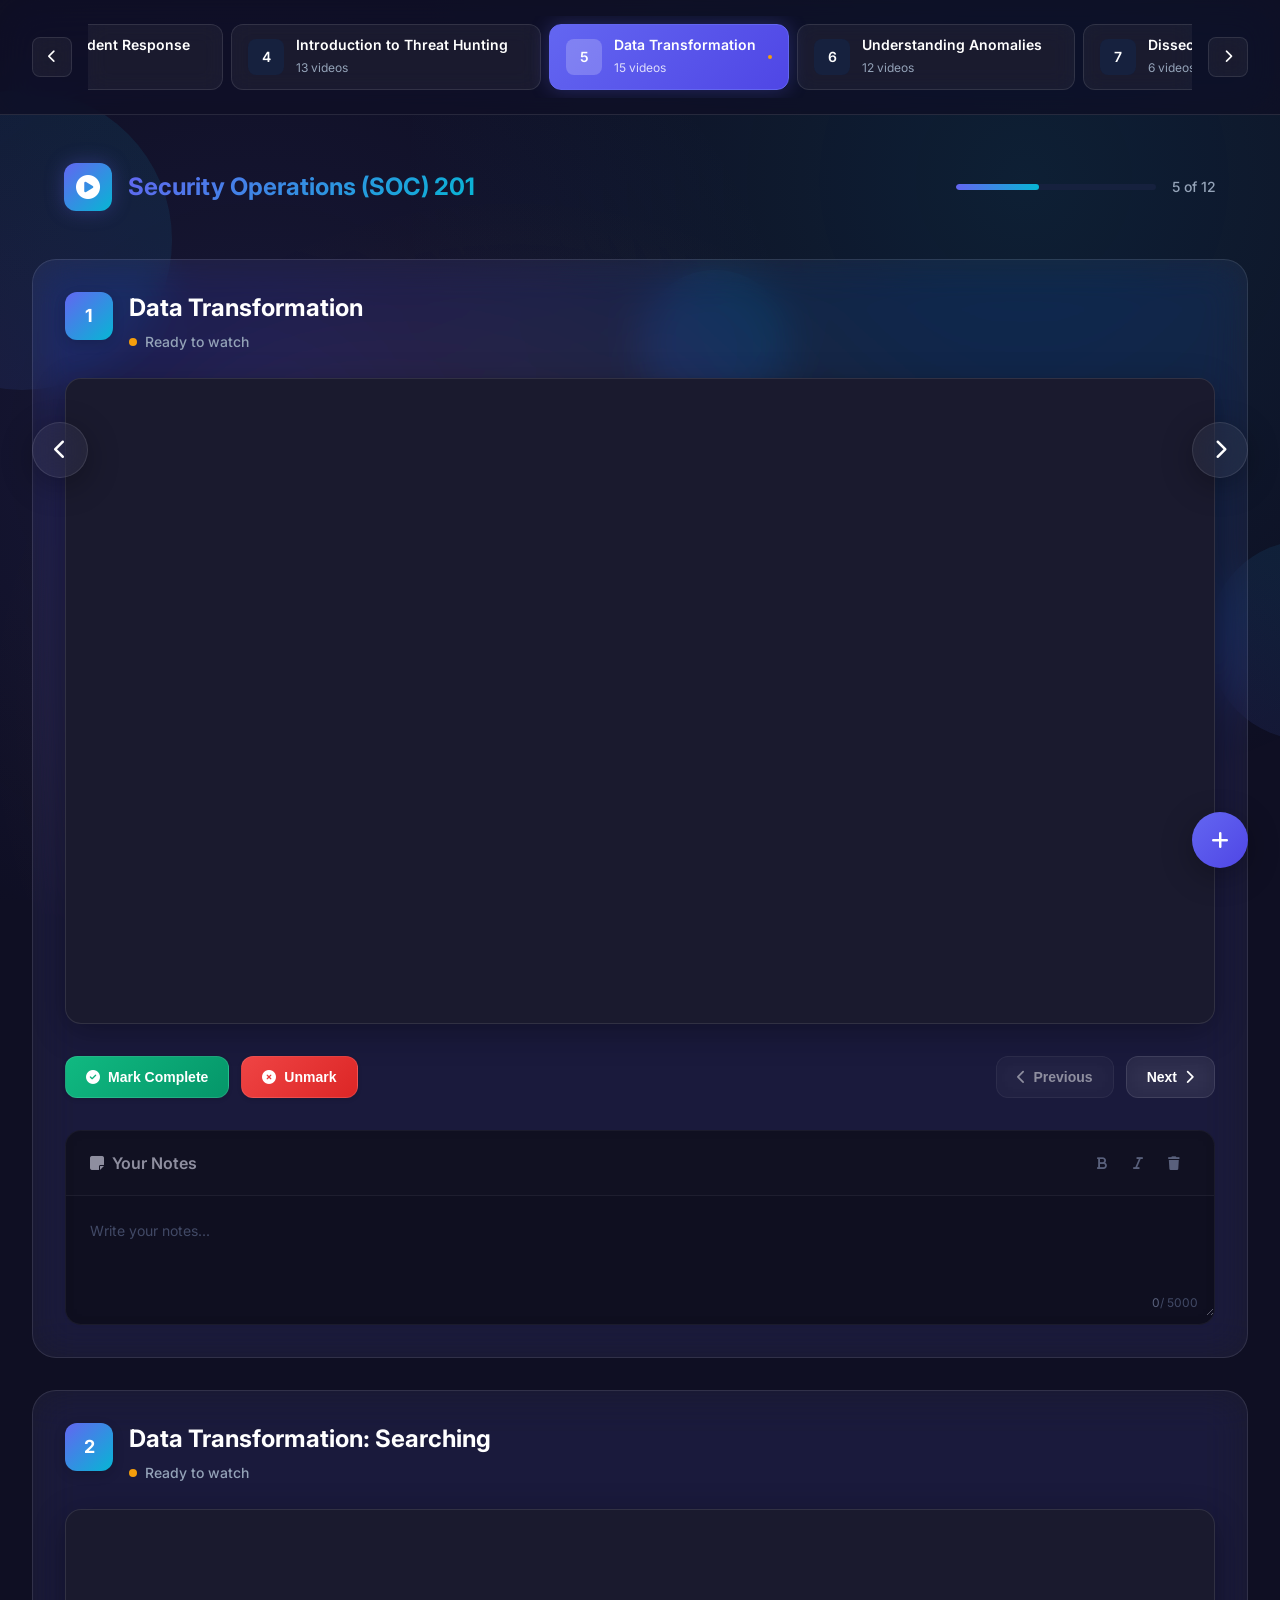
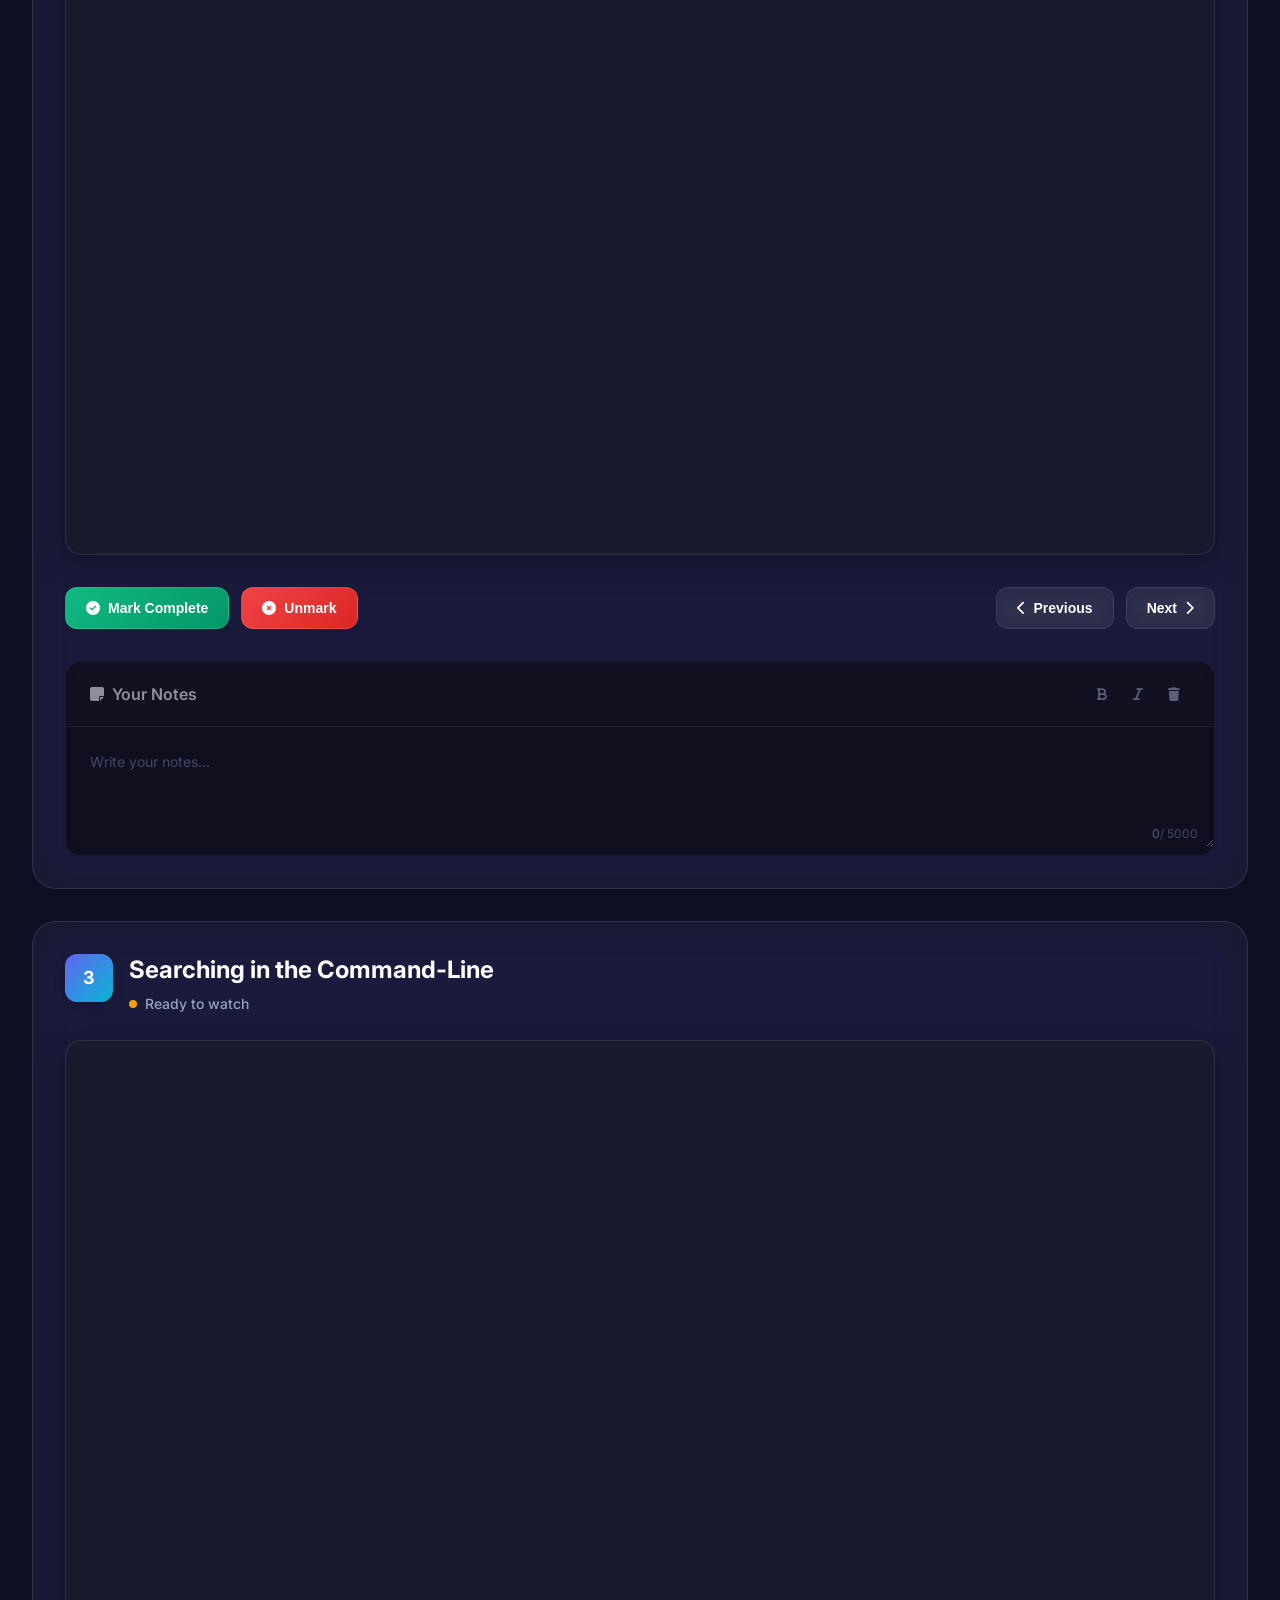
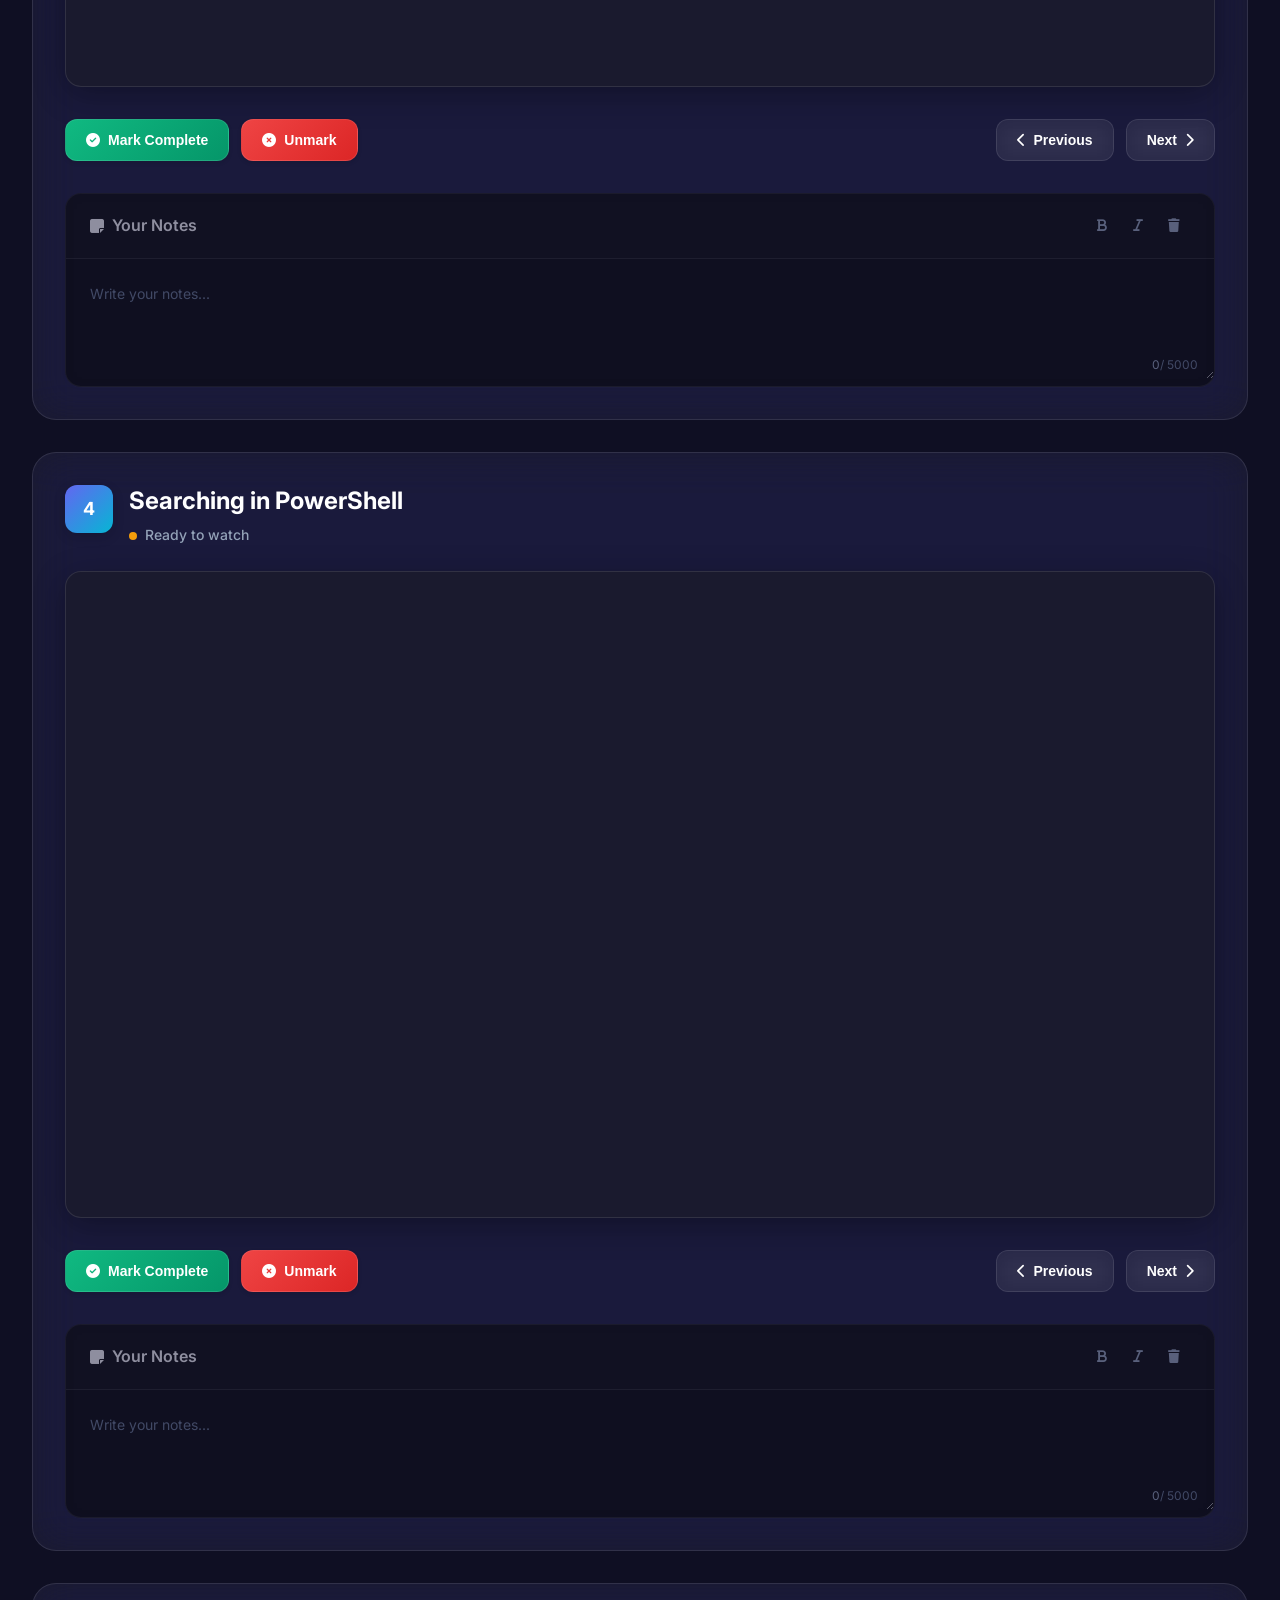
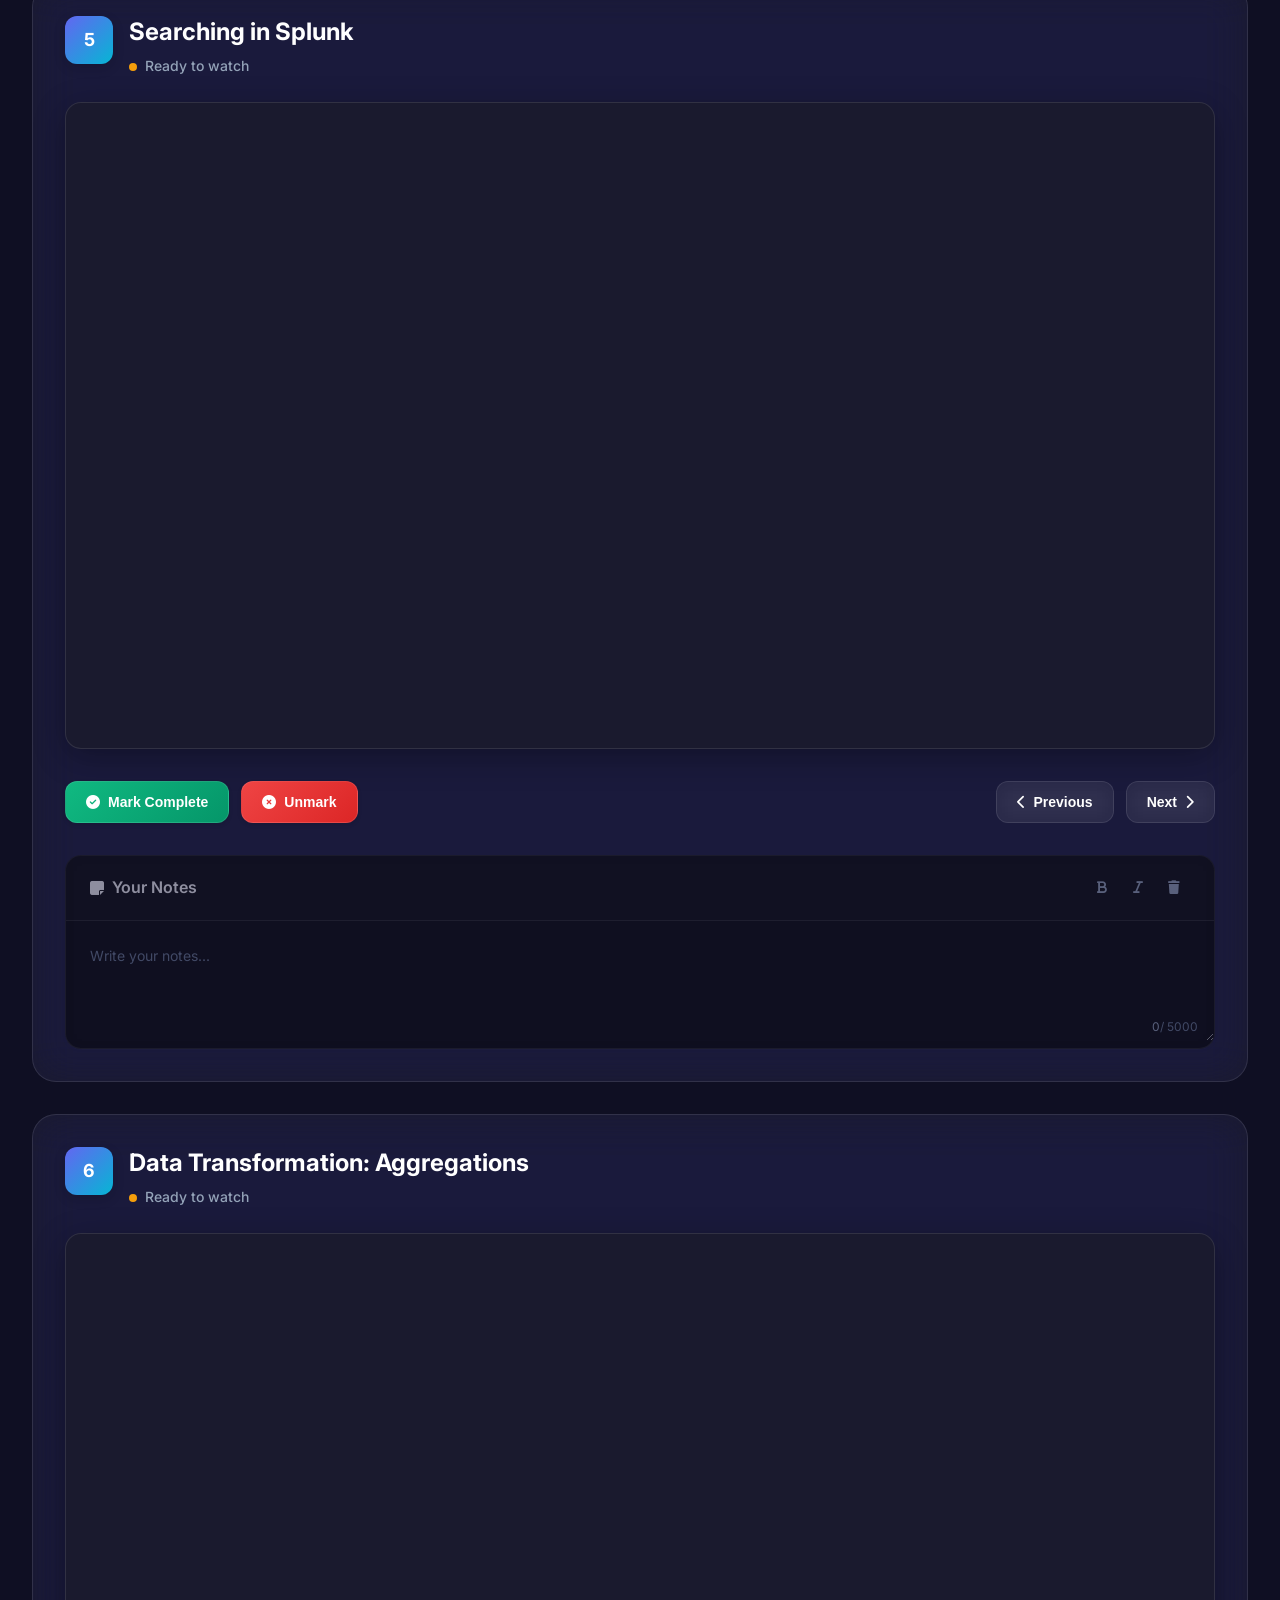
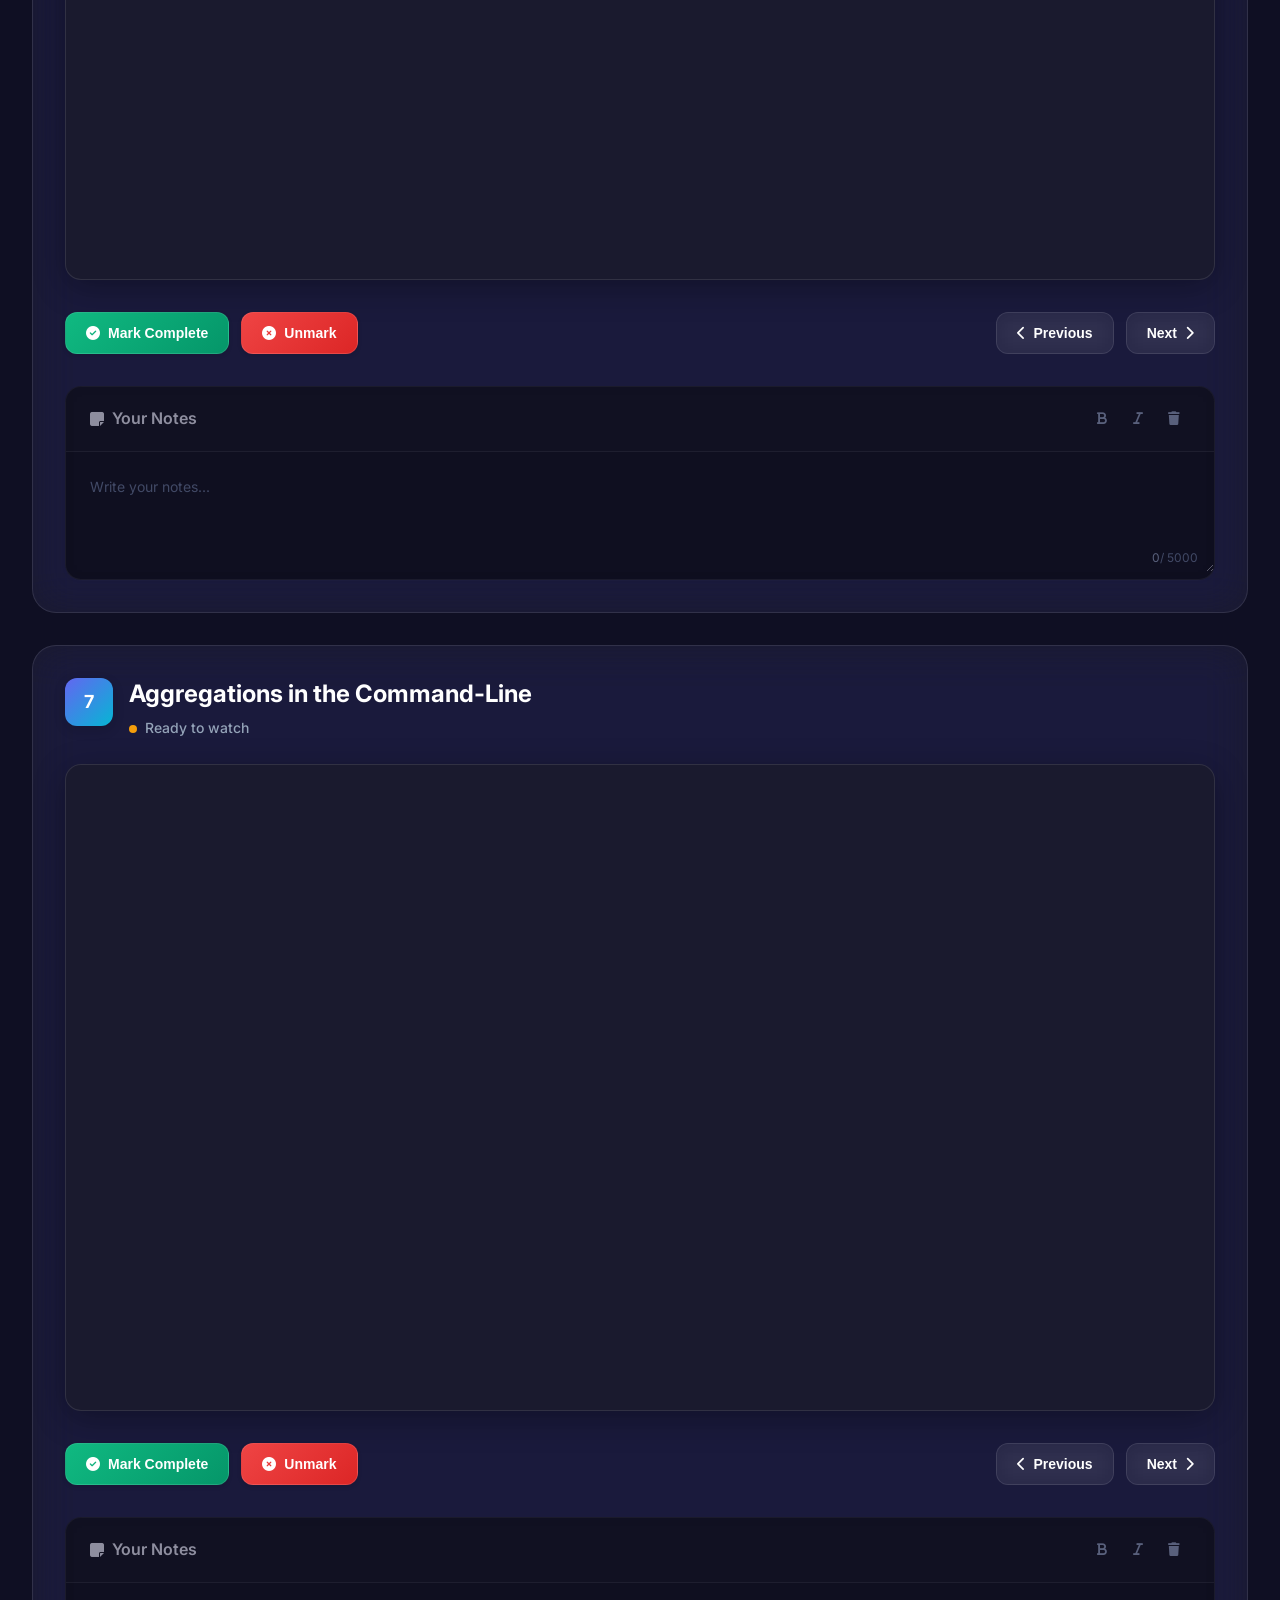
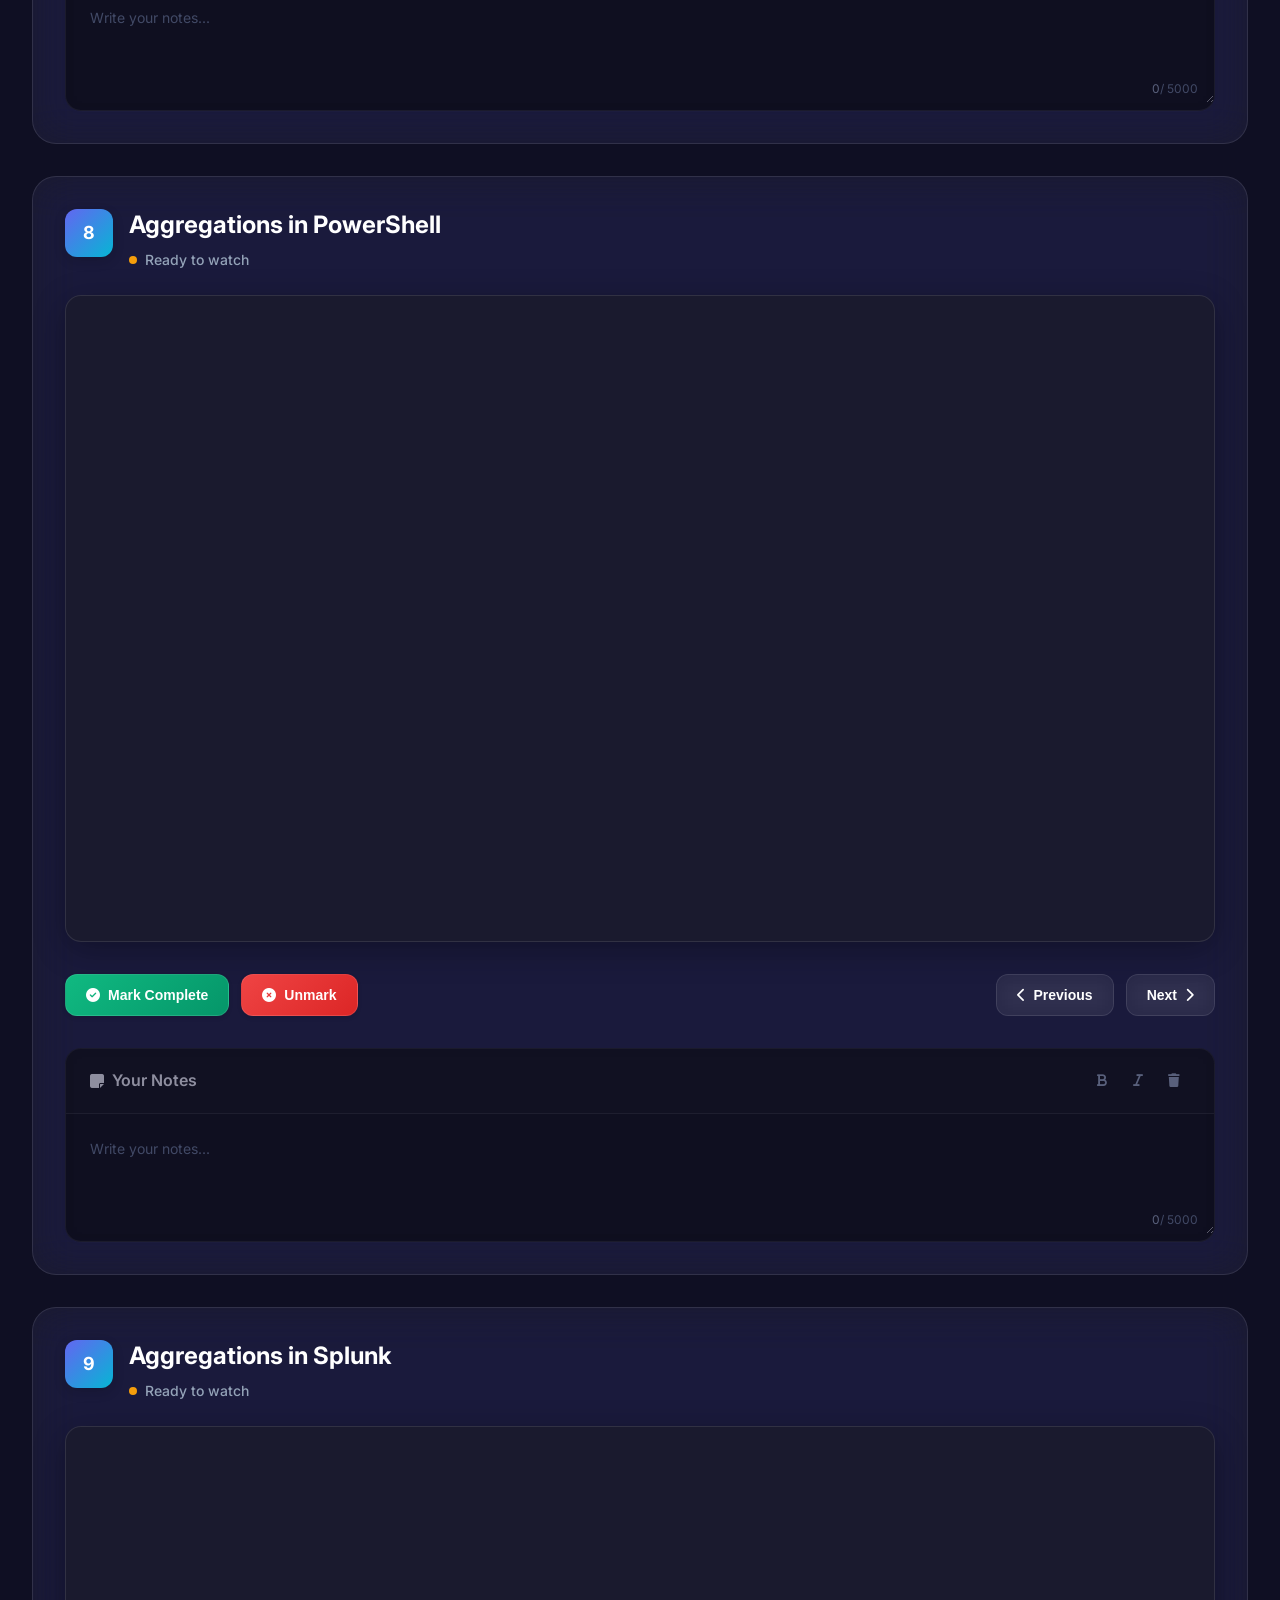
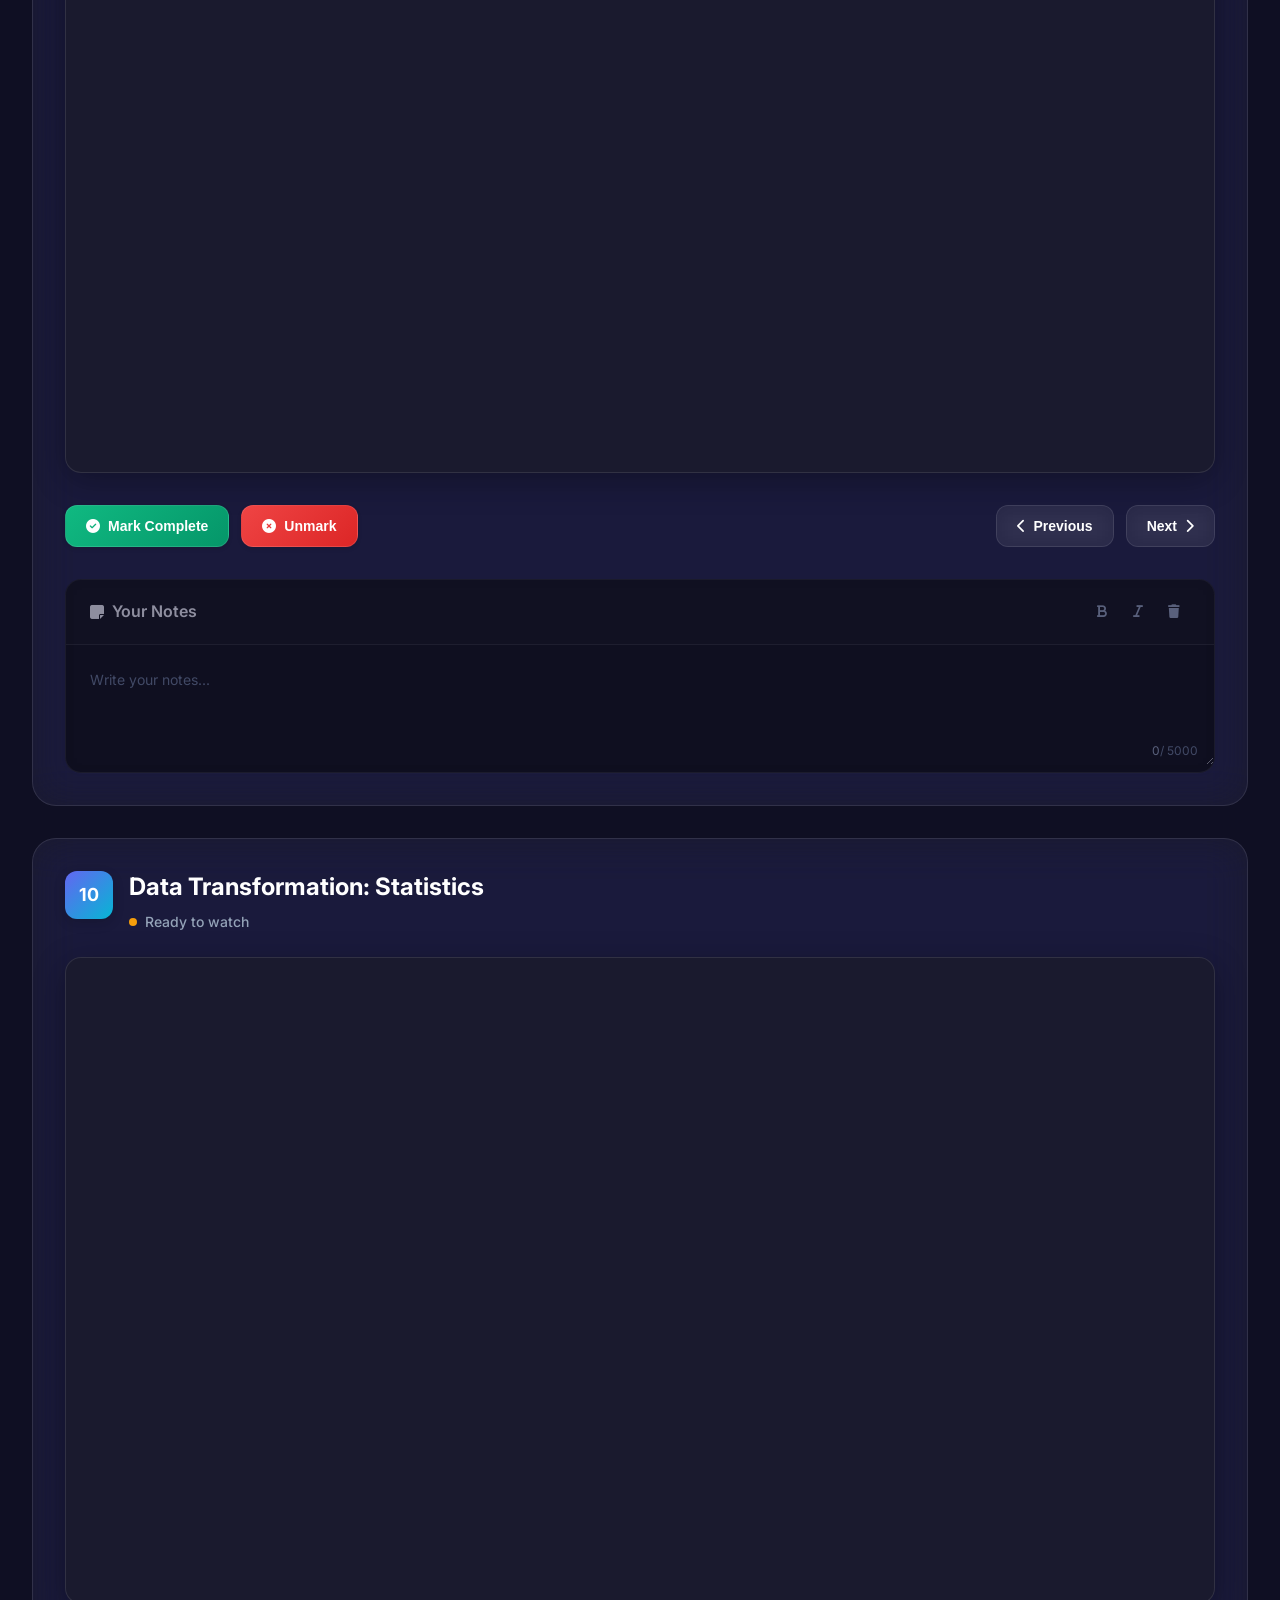
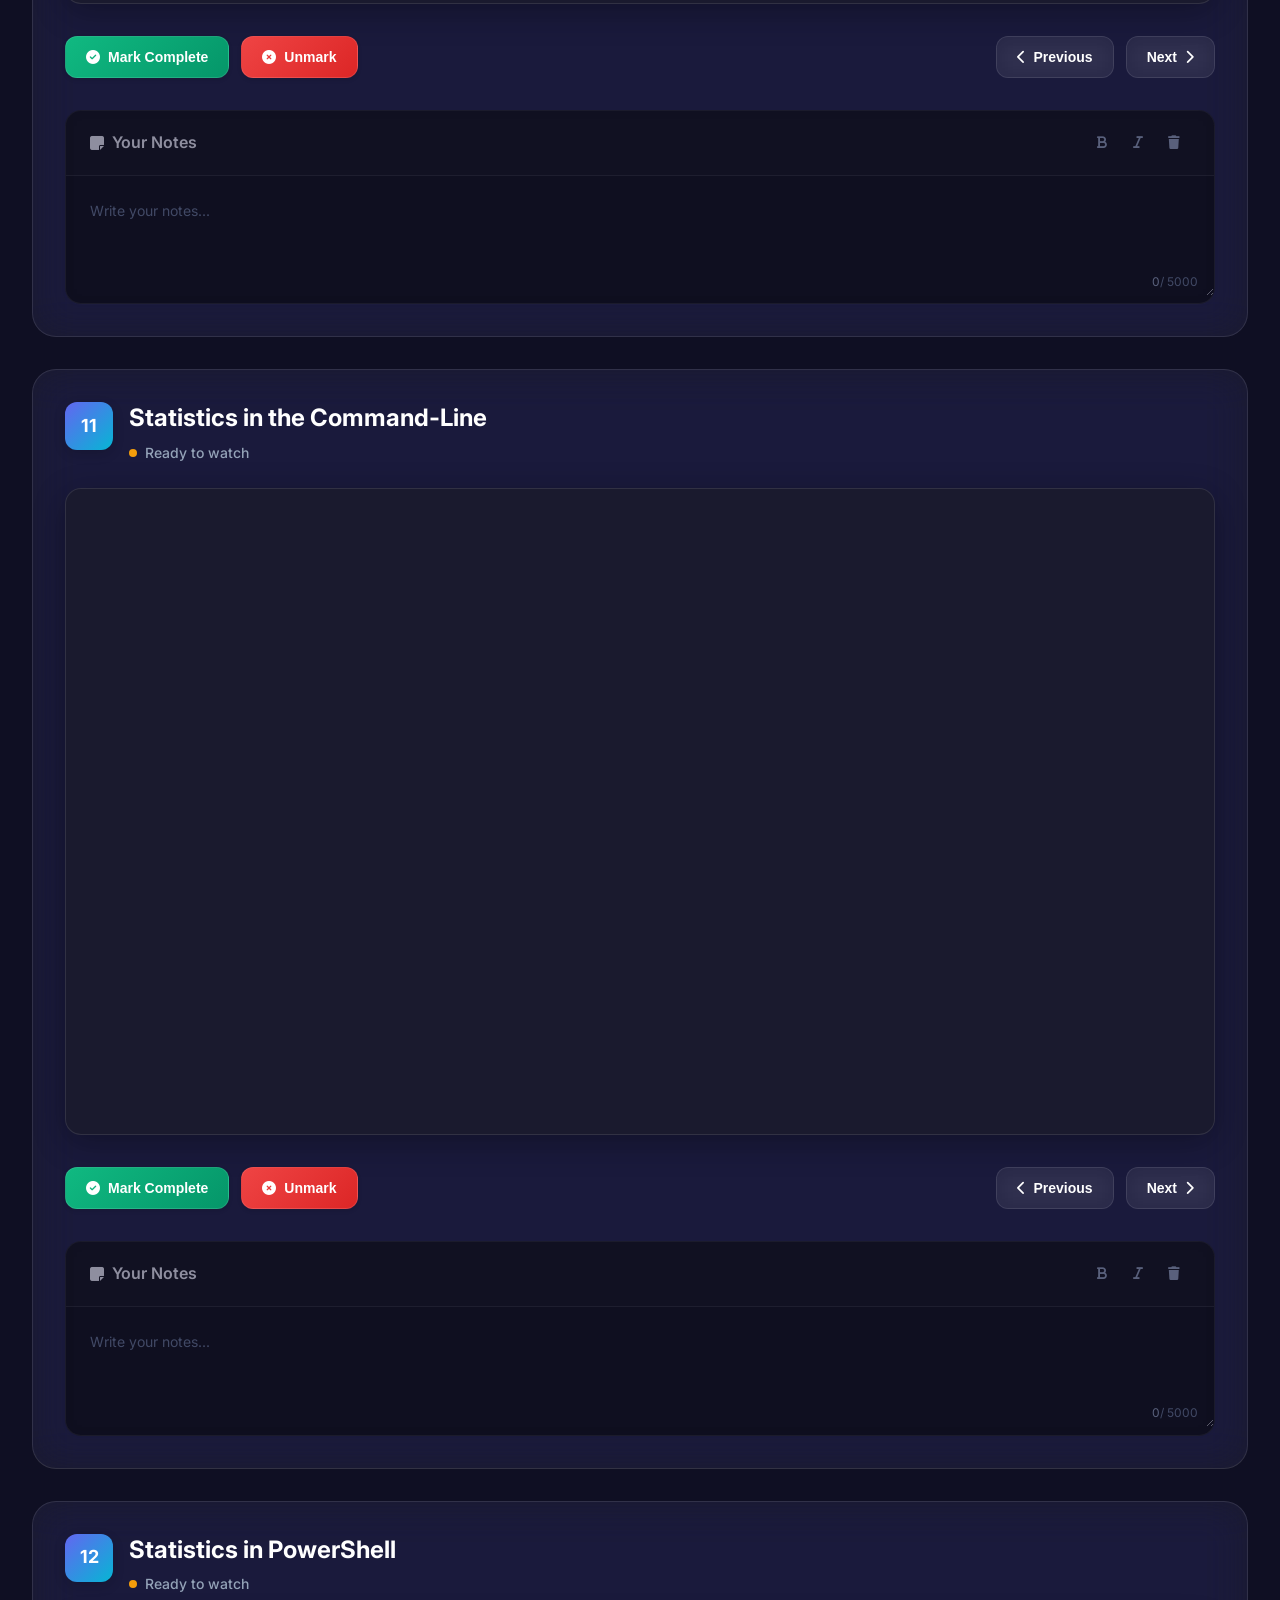
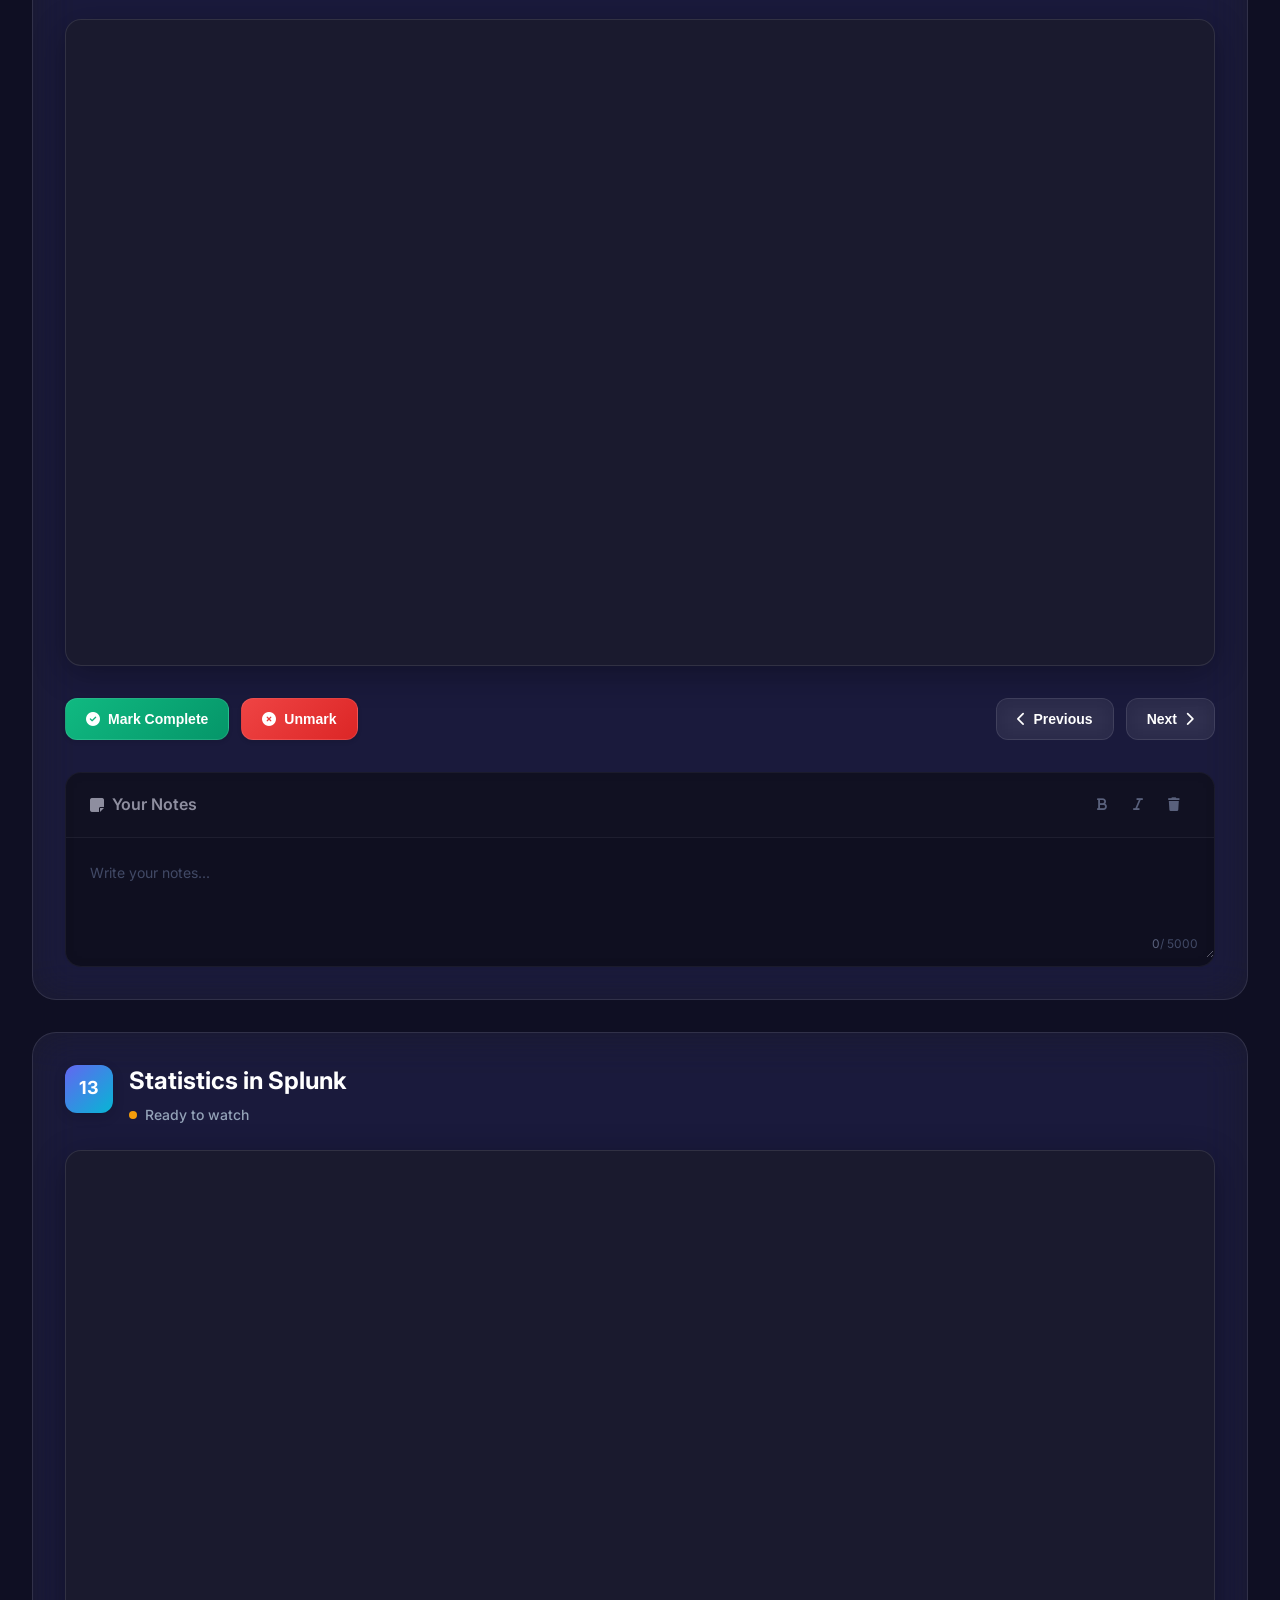
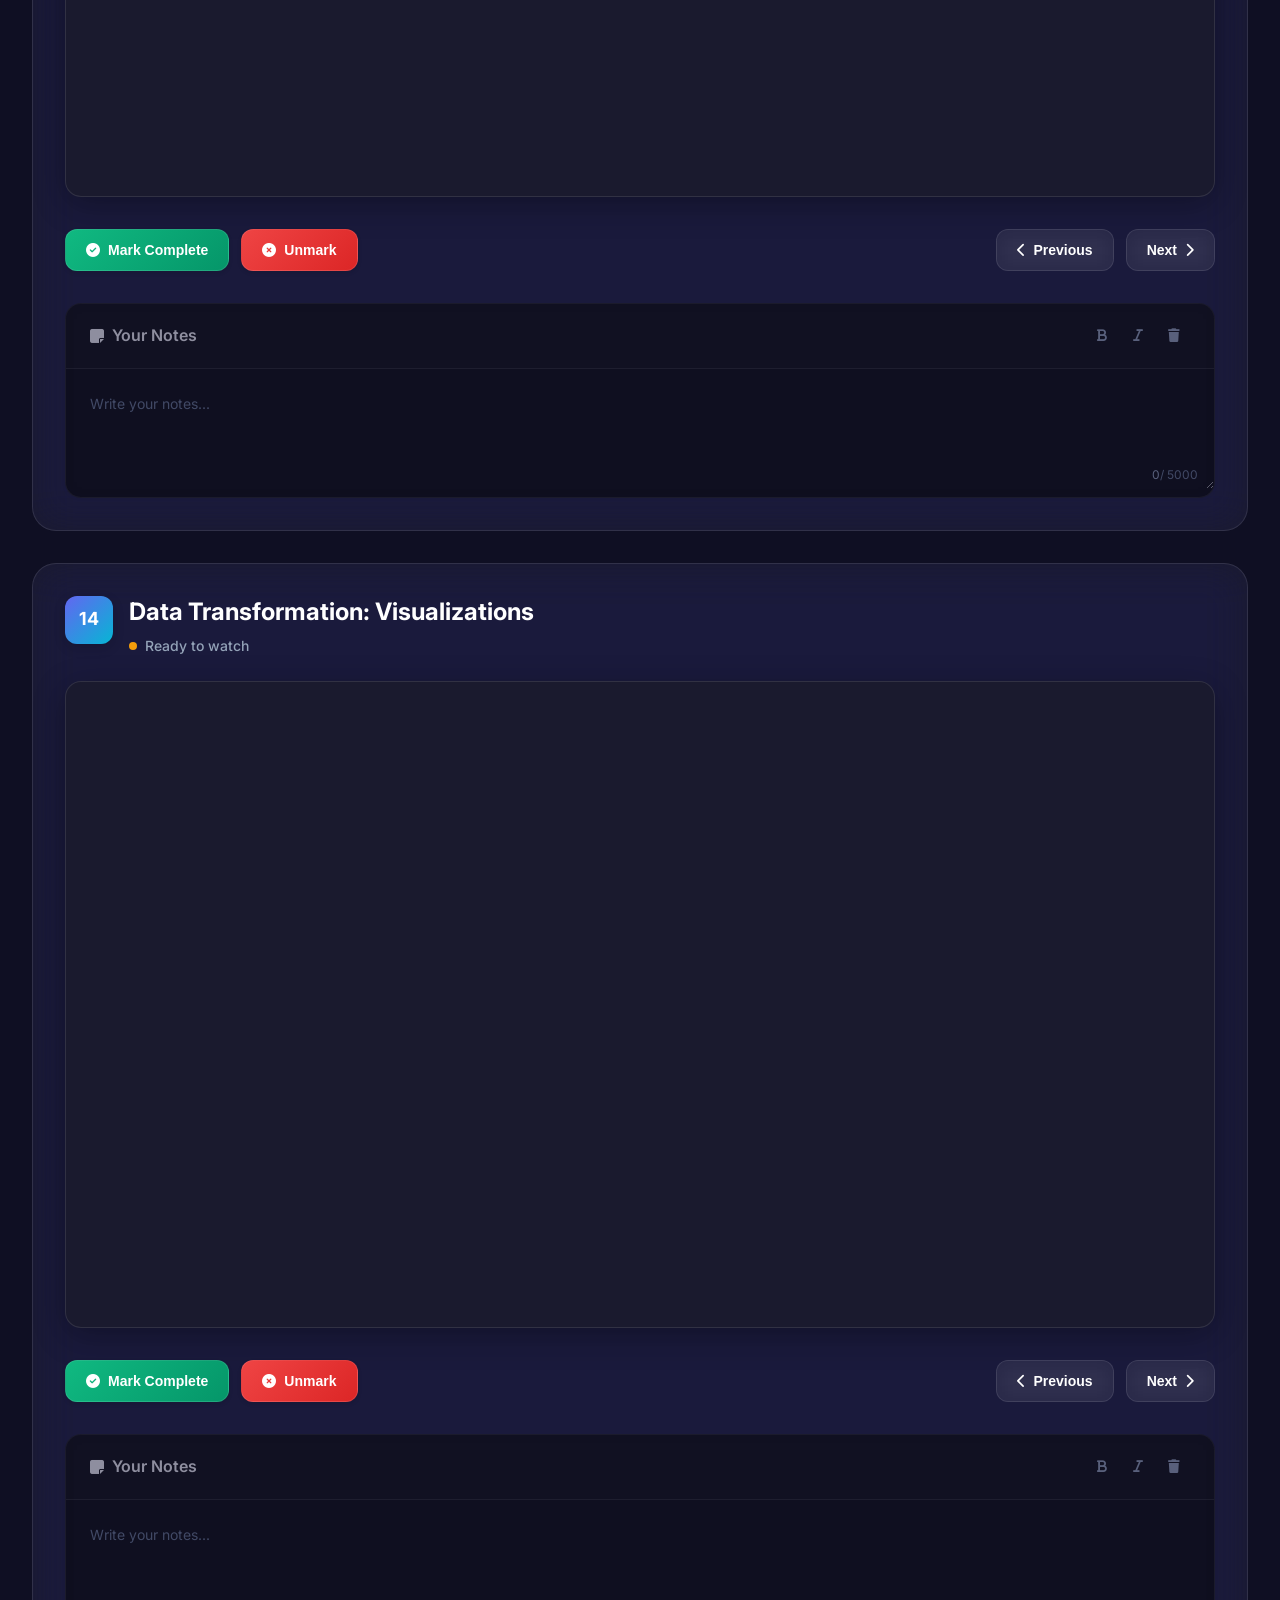
<file: s5.html>
<!DOCTYPE html>
<html lang="en">
<head>
<meta charset="utf-8"/>
<meta content="width=device-width, initial-scale=1.0" name="viewport"/>
<title>Security Operations (SOC) 201</title>
<link href="styles.css" rel="stylesheet"/>
<link href="https://cdnjs.cloudflare.com/ajax/libs/font-awesome/6.4.0/css/all.min.css" rel="stylesheet"/>
<link href="https://fonts.googleapis.com/css2?family=Inter:wght@300;400;500;600;700&amp;display=swap" rel="stylesheet"/>
</head>
<body>
<div class="bg-gradient"></div>
<div class="floating-shapes">
<div class="shape shape-1"></div>
<div class="shape shape-2"></div>
<div class="shape shape-3"></div>
</div>
<header class="glassmorphism-header">
<nav class="modern-nav">
<div class="nav-container">
<button class="nav-scroll-btn left-scroll" id="leftScroll"><i class="fas fa-chevron-left"></i></button>
<ul class="nav-carousel" id="navCarousel">
<li class="nav-item">
<a class="nav-link" href="index.html">
<div class="nav-icon"><span class="nav-number">1</span></div>
<div class="nav-content">
<span class="nav-title">Course Introduction</span>
<span class="nav-subtitle">5 videos</span>
</div>
<div class="nav-indicator"></div>
</a>
</li>
<li class="nav-item">
<a class="nav-link" href="s2.html">
<div class="nav-icon"><span class="nav-number">2</span></div>
<div class="nav-content">
<span class="nav-title">Lab Setup</span>
<span class="nav-subtitle">8 videos</span>
</div>
<div class="nav-indicator"></div>
</a>
</li>
<li class="nav-item">
<a class="nav-link" href="s3.html">
<div class="nav-icon"><span class="nav-number">3</span></div>
<div class="nav-content">
<span class="nav-title">Introduction to Incident Response</span>
<span class="nav-subtitle">10 videos</span>
</div>
<div class="nav-indicator"></div>
</a>
</li>
<li class="nav-item">
<a class="nav-link" href="s4.html">
<div class="nav-icon"><span class="nav-number">4</span></div>
<div class="nav-content">
<span class="nav-title">Introduction to Threat Hunting</span>
<span class="nav-subtitle">13 videos</span>
</div>
<div class="nav-indicator"></div>
</a>
</li>
<li class="nav-item active">
<a class="nav-link" href="s5.html">
<div class="nav-icon"><span class="nav-number">5</span></div>
<div class="nav-content">
<span class="nav-title">Data Transformation</span>
<span class="nav-subtitle">15 videos</span>
</div>
<div class="nav-indicator"></div>
</a>
</li>
<li class="nav-item">
<a class="nav-link" href="s6.html">
<div class="nav-icon"><span class="nav-number">6</span></div>
<div class="nav-content">
<span class="nav-title">Understanding Anomalies</span>
<span class="nav-subtitle">12 videos</span>
</div>
<div class="nav-indicator"></div>
</a>
</li>
<li class="nav-item">
<a class="nav-link" href="s7.html">
<div class="nav-icon"><span class="nav-number">7</span></div>
<div class="nav-content">
<span class="nav-title">Dissecting Threat Reports</span>
<span class="nav-subtitle">6 videos</span>
</div>
<div class="nav-indicator"></div>
</a>
</li>
<li class="nav-item">
<a class="nav-link" href="s8.html">
<div class="nav-icon"><span class="nav-number">8</span></div>
<div class="nav-content">
<span class="nav-title">Threat Hunting Lab</span>
<span class="nav-subtitle">18 videos</span>
</div>
<div class="nav-indicator"></div>
</a>
</li>
<li class="nav-item">
<a class="nav-link" href="s9.html">
<div class="nav-icon"><span class="nav-number">9</span></div>
<div class="nav-content">
<span class="nav-title">Collection at Scale</span>
<span class="nav-subtitle">7 videos</span>
</div>
<div class="nav-indicator"></div>
</a>
</li>
<li class="nav-item">
<a class="nav-link" href="s10.html">
<div class="nav-icon"><span class="nav-number">10</span></div>
<div class="nav-content">
<span class="nav-title">PowerShell 101</span>
<span class="nav-subtitle">10 videos</span>
</div>
<div class="nav-indicator"></div>
</a>
</li>
<li class="nav-item">
<a class="nav-link" href="s11.html">
<div class="nav-icon"><span class="nav-number">11</span></div>
<div class="nav-content">
<span class="nav-title">PowerShell for Incident Response</span>
<span class="nav-subtitle">14 videos</span>
</div>
<div class="nav-indicator"></div>
</a>
</li>
<li class="nav-item">
<a class="nav-link" href="s12.html">
<div class="nav-icon"><span class="nav-number">12</span></div>
<div class="nav-content">
<span class="nav-title">Conclusion</span>
<span class="nav-subtitle">1 videos</span>
</div>
<div class="nav-indicator"></div>
</a>
</li></ul>
<button class="nav-scroll-btn right-scroll" id="rightScroll"><i class="fas fa-chevron-right"></i></button>
</div>
</nav>
</header>
<button class="floating-nav left-nav" onclick="navigate('s4.html')"><i class="fas fa-chevron-left"></i></button>
<button class="floating-nav right-nav" onclick="navigate('s6.html')"><i class="fas fa-chevron-right"></i></button>
<main class="main-container">
<div class="content-wrapper">
<div class="header-content">
<div class="logo-section">
<div class="logo-icon"><i class="fas fa-play-circle"></i></div>
<h1 class="app-title">Security Operations (SOC) 201</h1>
</div>
<div class="progress-indicator">
<div class="progress-bar">
<div class="progress-fill" style="width: 41.66666666666667%"></div>
</div>
<span class="progress-text">5 of 12</span>
</div>
</div>

<section class="video-section glassmorphism" data-video-index="0" id="section37">
<div class="section-header">
<div class="video-info">
<div class="video-badge"><span class="badge-number">1</span></div>
<div class="video-meta">
<!-- CORRECTED TITLE -->
<h2 class="video-title">Data Transformation</h2>
<div class="video-status">
<span class="status-dot"></span>
<span class="status-text">Ready to watch</span>
</div>
</div>
</div>
</div>
<div class="video-container modern-player">
<iframe allow="autoplay; fullscreen" allowfullscreen="" class="video-iframe" loading="lazy" src="https://drive.google.com/file/d/19XD-YBWh6gWvVle1nxgqzSp-TMl1Inx-/preview"></iframe>
</div>
<div class="section-actions">
<div class="action-group completion-group">
<button class="action-btn complete-btn" data-section="section37">
<div class="btn-content"><i class="fas fa-check-circle"></i><span>Mark Complete</span></div>
</button>
<button class="action-btn unmark-btn" data-section="section37">
<div class="btn-content"><i class="fas fa-times-circle"></i><span>Unmark</span></div>
</button>
</div>
<div class="action-group navigation-group">
<button class="action-btn nav-btn prev-btn" disabled="" onclick="navigateToSection('prev', 0)">
<div class="btn-content"><i class="fas fa-chevron-left"></i><span>Previous</span></div>
</button>
<button class="action-btn nav-btn next-btn" onclick="navigateToSection('next', 0)">
<div class="btn-content"><span>Next</span><i class="fas fa-chevron-right"></i></div>
</button>
</div>
</div>
<div class="notes-container">
<div class="notes-header">
<div class="notes-title"><i class="fas fa-sticky-note"></i><span>Your Notes</span></div>
<div class="notes-tools">
<button class="tool-btn" id="bold-37" title="Bold"><i class="fas fa-bold"></i></button>
<button class="tool-btn" id="italic-37" title="Italic"><i class="fas fa-italic"></i></button>
<button class="tool-btn" id="clear-37" title="Clear Notes"><i class="fas fa-trash"></i></button>
</div>
</div>
<div class="notes-input-container">
<textarea class="notes-input" data-video-id="37" id="notes37" placeholder="Write your notes..."></textarea>
<div class="notes-counter"><span class="char-count">0</span><span class="char-limit">/ 5000</span></div>
</div>
</div>
</section>

<section class="video-section glassmorphism" data-video-index="1" id="section38">
<div class="section-header">
<div class="video-info">
<div class="video-badge"><span class="badge-number">2</span></div>
<div class="video-meta">
<!-- CORRECTED TITLE -->
<h2 class="video-title">Data Transformation: Searching</h2>
<div class="video-status">
<span class="status-dot"></span>
<span class="status-text">Ready to watch</span>
</div>
</div>
</div>
</div>
<div class="video-container modern-player">
<iframe allow="autoplay; fullscreen" allowfullscreen="" class="video-iframe" loading="lazy" src="https://drive.google.com/file/d/1ZRiVPalmszjs7et0kfSfwELJVVu7Wglp/preview"></iframe>
</div>
<div class="section-actions">
<div class="action-group completion-group">
<button class="action-btn complete-btn" data-section="section38">
<div class="btn-content"><i class="fas fa-check-circle"></i><span>Mark Complete</span></div>
</button>
<button class="action-btn unmark-btn" data-section="section38">
<div class="btn-content"><i class="fas fa-times-circle"></i><span>Unmark</span></div>
</button>
</div>
<div class="action-group navigation-group">
<button class="action-btn nav-btn prev-btn" onclick="navigateToSection('prev', 1)">
<div class="btn-content"><i class="fas fa-chevron-left"></i><span>Previous</span></div>
</button>
<button class="action-btn nav-btn next-btn" onclick="navigateToSection('next', 1)">
<div class="btn-content"><span>Next</span><i class="fas fa-chevron-right"></i></div>
</button>
</div>
</div>
<div class="notes-container">
<div class="notes-header">
<div class="notes-title"><i class="fas fa-sticky-note"></i><span>Your Notes</span></div>
<div class="notes-tools">
<button class="tool-btn" id="bold-38" title="Bold"><i class="fas fa-bold"></i></button>
<button class="tool-btn" id="italic-38" title="Italic"><i class="fas fa-italic"></i></button>
<button class="tool-btn" id="clear-38" title="Clear Notes"><i class="fas fa-trash"></i></button>
</div>
</div>
<div class="notes-input-container">
<textarea class="notes-input" data-video-id="38" id="notes38" placeholder="Write your notes..."></textarea>
<div class="notes-counter"><span class="char-count">0</span><span class="char-limit">/ 5000</span></div>
</div>
</div>
</section>

<section class="video-section glassmorphism" data-video-index="2" id="section39">
<div class="section-header">
<div class="video-info">
<div class="video-badge"><span class="badge-number">3</span></div>
<div class="video-meta">
<!-- CORRECTED TITLE -->
<h2 class="video-title">Searching in the Command-Line</h2>
<div class="video-status">
<span class="status-dot"></span>
<span class="status-text">Ready to watch</span>
</div>
</div>
</div>
</div>
<div class="video-container modern-player">
<iframe allow="autoplay; fullscreen" allowfullscreen="" class="video-iframe" loading="lazy" src="https://drive.google.com/file/d/1P5t44EqetpsZu0KA8BfJ5kcYUq7e-nI_/preview"></iframe>
</div>
<div class="section-actions">
<div class="action-group completion-group">
<button class="action-btn complete-btn" data-section="section39">
<div class="btn-content"><i class="fas fa-check-circle"></i><span>Mark Complete</span></div>
</button>
<button class="action-btn unmark-btn" data-section="section39">
<div class="btn-content"><i class="fas fa-times-circle"></i><span>Unmark</span></div>
</button>
</div>
<div class="action-group navigation-group">
<button class="action-btn nav-btn prev-btn" onclick="navigateToSection('prev', 2)">
<div class="btn-content"><i class="fas fa-chevron-left"></i><span>Previous</span></div>
</button>
<button class="action-btn nav-btn next-btn" onclick="navigateToSection('next', 2)">
<div class="btn-content"><span>Next</span><i class="fas fa-chevron-right"></i></div>
</button>
</div>
</div>
<div class="notes-container">
<div class="notes-header">
<div class="notes-title"><i class="fas fa-sticky-note"></i><span>Your Notes</span></div>
<div class="notes-tools">
<button class="tool-btn" id="bold-39" title="Bold"><i class="fas fa-bold"></i></button>
<button class="tool-btn" id="italic-39" title="Italic"><i class="fas fa-italic"></i></button>
<button class="tool-btn" id="clear-39" title="Clear Notes"><i class="fas fa-trash"></i></button>
</div>
</div>
<div class="notes-input-container">
<textarea class="notes-input" data-video-id="39" id="notes39" placeholder="Write your notes..."></textarea>
<div class="notes-counter"><span class="char-count">0</span><span class="char-limit">/ 5000</span></div>
</div>
</div>
</section>

<section class="video-section glassmorphism" data-video-index="3" id="section40">
<div class="section-header">
<div class="video-info">
<div class="video-badge"><span class="badge-number">4</span></div>
<div class="video-meta">
<!-- CORRECTED TITLE -->
<h2 class="video-title">Searching in PowerShell</h2>
<div class="video-status">
<span class="status-dot"></span>
<span class="status-text">Ready to watch</span>
</div>
</div>
</div>
</div>
<div class="video-container modern-player">
<iframe allow="autoplay; fullscreen" allowfullscreen="" class="video-iframe" loading="lazy" src="https://drive.google.com/file/d/1h2fqv5TOYY4mkAyAOA-lwZOSd8seVCjH/preview"></iframe>
</div>
<div class="section-actions">
<div class="action-group completion-group">
<button class="action-btn complete-btn" data-section="section40">
<div class="btn-content"><i class="fas fa-check-circle"></i><span>Mark Complete</span></div>
</button>
<button class="action-btn unmark-btn" data-section="section40">
<div class="btn-content"><i class="fas fa-times-circle"></i><span>Unmark</span></div>
</button>
</div>
<div class="action-group navigation-group">
<button class="action-btn nav-btn prev-btn" onclick="navigateToSection('prev', 3)">
<div class="btn-content"><i class="fas fa-chevron-left"></i><span>Previous</span></div>
</button>
<button class="action-btn nav-btn next-btn" onclick="navigateToSection('next', 3)">
<div class="btn-content"><span>Next</span><i class="fas fa-chevron-right"></i></div>
</button>
</div>
</div>
<div class="notes-container">
<div class="notes-header">
<div class="notes-title"><i class="fas fa-sticky-note"></i><span>Your Notes</span></div>
<div class="notes-tools">
<button class="tool-btn" id="bold-40" title="Bold"><i class="fas fa-bold"></i></button>
<button class="tool-btn" id="italic-40" title="Italic"><i class="fas fa-italic"></i></button>
<button class="tool-btn" id="clear-40" title="Clear Notes"><i class="fas fa-trash"></i></button>
</div>
</div>
<div class="notes-input-container">
<textarea class="notes-input" data-video-id="40" id="notes40" placeholder="Write your notes..."></textarea>
<div class="notes-counter"><span class="char-count">0</span><span class="char-limit">/ 5000</span></div>
</div>
</div>
</section>

<section class="video-section glassmorphism" data-video-index="4" id="section41">
<div class="section-header">
<div class="video-info">
<div class="video-badge"><span class="badge-number">5</span></div>
<div class="video-meta">
<!-- CORRECTED TITLE -->
<h2 class="video-title">Searching in Splunk</h2>
<div class="video-status">
<span class="status-dot"></span>
<span class="status-text">Ready to watch</span>
</div>
</div>
</div>
</div>
<div class="video-container modern-player">
<iframe allow="autoplay; fullscreen" allowfullscreen="" class="video-iframe" loading="lazy" src="https://drive.google.com/file/d/1d5SUlbc8xp82zJmkyg835-viCzHVFb5J/preview"></iframe>
</div>
<div class="section-actions">
<div class="action-group completion-group">
<button class="action-btn complete-btn" data-section="section41">
<div class="btn-content"><i class="fas fa-check-circle"></i><span>Mark Complete</span></div>
</button>
<button class="action-btn unmark-btn" data-section="section41">
<div class="btn-content"><i class="fas fa-times-circle"></i><span>Unmark</span></div>
</button>
</div>
<div class="action-group navigation-group">
<button class="action-btn nav-btn prev-btn" onclick="navigateToSection('prev', 4)">
<div class="btn-content"><i class="fas fa-chevron-left"></i><span>Previous</span></div>
</button>
<button class="action-btn nav-btn next-btn" onclick="navigateToSection('next', 4)">
<div class="btn-content"><span>Next</span><i class="fas fa-chevron-right"></i></div>
</button>
</div>
</div>
<div class="notes-container">
<div class="notes-header">
<div class="notes-title"><i class="fas fa-sticky-note"></i><span>Your Notes</span></div>
<div class="notes-tools">
<button class="tool-btn" id="bold-41" title="Bold"><i class="fas fa-bold"></i></button>
<button class="tool-btn" id="italic-41" title="Italic"><i class="fas fa-italic"></i></button>
<button class="tool-btn" id="clear-41" title="Clear Notes"><i class="fas fa-trash"></i></button>
</div>
</div>
<div class="notes-input-container">
<textarea class="notes-input" data-video-id="41" id="notes41" placeholder="Write your notes..."></textarea>
<div class="notes-counter"><span class="char-count">0</span><span class="char-limit">/ 5000</span></div>
</div>
</div>
</section>

<section class="video-section glassmorphism" data-video-index="5" id="section42">
<div class="section-header">
<div class="video-info">
<div class="video-badge"><span class="badge-number">6</span></div>
<div class="video-meta">
<!-- CORRECTED TITLE -->
<h2 class="video-title">Data Transformation: Aggregations</h2>
<div class="video-status">
<span class="status-dot"></span>
<span class="status-text">Ready to watch</span>
</div>
</div>
</div>
</div>
<div class="video-container modern-player">
<iframe allow="autoplay; fullscreen" allowfullscreen="" class="video-iframe" loading="lazy" src="https://drive.google.com/file/d/18MWiOXvHSR_jmfGXWxpO1Kw2FWhMZQ-m/preview"></iframe>
</div>
<div class="section-actions">
<div class="action-group completion-group">
<button class="action-btn complete-btn" data-section="section42">
<div class="btn-content"><i class="fas fa-check-circle"></i><span>Mark Complete</span></div>
</button>
<button class="action-btn unmark-btn" data-section="section42">
<div class="btn-content"><i class="fas fa-times-circle"></i><span>Unmark</span></div>
</button>
</div>
<div class="action-group navigation-group">
<button class="action-btn nav-btn prev-btn" onclick="navigateToSection('prev', 5)">
<div class="btn-content"><i class="fas fa-chevron-left"></i><span>Previous</span></div>
</button>
<button class="action-btn nav-btn next-btn" onclick="navigateToSection('next', 5)">
<div class="btn-content"><span>Next</span><i class="fas fa-chevron-right"></i></div>
</button>
</div>
</div>
<div class="notes-container">
<div class="notes-header">
<div class="notes-title"><i class="fas fa-sticky-note"></i><span>Your Notes</span></div>
<div class="notes-tools">
<button class="tool-btn" id="bold-42" title="Bold"><i class="fas fa-bold"></i></button>
<button class="tool-btn" id="italic-42" title="Italic"><i class="fas fa-italic"></i></button>
<button class="tool-btn" id="clear-42" title="Clear Notes"><i class="fas fa-trash"></i></button>
</div>
</div>
<div class="notes-input-container">
<textarea class="notes-input" data-video-id="42" id="notes42" placeholder="Write your notes..."></textarea>
<div class="notes-counter"><span class="char-count">0</span><span class="char-limit">/ 5000</span></div>
</div>
</div>
</section>

<section class="video-section glassmorphism" data-video-index="6" id="section43">
<div class="section-header">
<div class="video-info">
<div class="video-badge"><span class="badge-number">7</span></div>
<div class="video-meta">
<!-- CORRECTED TITLE -->
<h2 class="video-title">Aggregations in the Command-Line</h2>
<div class="video-status">
<span class="status-dot"></span>
<span class="status-text">Ready to watch</span>
</div>
</div>
</div>
</div>
<div class="video-container modern-player">
<iframe allow="autoplay; fullscreen" allowfullscreen="" class="video-iframe" loading="lazy" src="https://drive.google.com/file/d/1QktIiQWoEyJVCX_oL3MGRU8vmhD99bTO/preview"></iframe>
</div>
<div class="section-actions">
<div class="action-group completion-group">
<button class="action-btn complete-btn" data-section="section43">
<div class="btn-content"><i class="fas fa-check-circle"></i><span>Mark Complete</span></div>
</button>
<button class="action-btn unmark-btn" data-section="section43">
<div class="btn-content"><i class="fas fa-times-circle"></i><span>Unmark</span></div>
</button>
</div>
<div class="action-group navigation-group">
<button class="action-btn nav-btn prev-btn" onclick="navigateToSection('prev', 6)">
<div class="btn-content"><i class="fas fa-chevron-left"></i><span>Previous</span></div>
</button>
<button class="action-btn nav-btn next-btn" onclick="navigateToSection('next', 6)">
<div class="btn-content"><span>Next</span><i class="fas fa-chevron-right"></i></div>
</button>
</div>
</div>
<div class="notes-container">
<div class="notes-header">
<div class="notes-title"><i class="fas fa-sticky-note"></i><span>Your Notes</span></div>
<div class="notes-tools">
<button class="tool-btn" id="bold-43" title="Bold"><i class="fas fa-bold"></i></button>
<button class="tool-btn" id="italic-43" title="Italic"><i class="fas fa-italic"></i></button>
<button class="tool-btn" id="clear-43" title="Clear Notes"><i class="fas fa-trash"></i></button>
</div>
</div>
<div class="notes-input-container">
<textarea class="notes-input" data-video-id="43" id="notes43" placeholder="Write your notes..."></textarea>
<div class="notes-counter"><span class="char-count">0</span><span class="char-limit">/ 5000</span></div>
</div>
</div>
</section>

<section class="video-section glassmorphism" data-video-index="7" id="section44">
<div class="section-header">
<div class="video-info">
<div class="video-badge"><span class="badge-number">8</span></div>
<div class="video-meta">
<!-- CORRECTED TITLE -->
<h2 class="video-title">Aggregations in PowerShell</h2>
<div class="video-status">
<span class="status-dot"></span>
<span class="status-text">Ready to watch</span>
</div>
</div>
</div>
</div>
<div class="video-container modern-player">
<iframe allow="autoplay; fullscreen" allowfullscreen="" class="video-iframe" loading="lazy" src="https://drive.google.com/file/d/1Umf4-0xwrmeEPBsc3IAJcZxbfLjzlg2r/preview"></iframe>
</div>
<div class="section-actions">
<div class="action-group completion-group">
<button class="action-btn complete-btn" data-section="section44">
<div class="btn-content"><i class="fas fa-check-circle"></i><span>Mark Complete</span></div>
</button>
<button class="action-btn unmark-btn" data-section="section44">
<div class="btn-content"><i class="fas fa-times-circle"></i><span>Unmark</span></div>
</button>
</div>
<div class="action-group navigation-group">
<button class="action-btn nav-btn prev-btn" onclick="navigateToSection('prev', 7)">
<div class="btn-content"><i class="fas fa-chevron-left"></i><span>Previous</span></div>
</button>
<button class="action-btn nav-btn next-btn" onclick="navigateToSection('next', 7)">
<div class="btn-content"><span>Next</span><i class="fas fa-chevron-right"></i></div>
</button>
</div>
</div>
<div class="notes-container">
<div class="notes-header">
<div class="notes-title"><i class="fas fa-sticky-note"></i><span>Your Notes</span></div>
<div class="notes-tools">
<button class="tool-btn" id="bold-44" title="Bold"><i class="fas fa-bold"></i></button>
<button class="tool-btn" id="italic-44" title="Italic"><i class="fas fa-italic"></i></button>
<button class="tool-btn" id="clear-44" title="Clear Notes"><i class="fas fa-trash"></i></button>
</div>
</div>
<div class="notes-input-container">
<textarea class="notes-input" data-video-id="44" id="notes44" placeholder="Write your notes..."></textarea>
<div class="notes-counter"><span class="char-count">0</span><span class="char-limit">/ 5000</span></div>
</div>
</div>
</section>

<section class="video-section glassmorphism" data-video-index="8" id="section45">
<div class="section-header">
<div class="video-info">
<div class="video-badge"><span class="badge-number">9</span></div>
<div class="video-meta">
<!-- CORRECTED TITLE -->
<h2 class="video-title">Aggregations in Splunk</h2>
<div class="video-status">
<span class="status-dot"></span>
<span class="status-text">Ready to watch</span>
</div>
</div>
</div>
</div>
<div class="video-container modern-player">
<iframe allow="autoplay; fullscreen" allowfullscreen="" class="video-iframe" loading="lazy" src="https://drive.google.com/file/d/1ZlIAmJn36_suc9Yl-ultIZWqlnwRxBQU/preview"></iframe>
</div>
<div class="section-actions">
<div class="action-group completion-group">
<button class="action-btn complete-btn" data-section="section45">
<div class="btn-content"><i class="fas fa-check-circle"></i><span>Mark Complete</span></div>
</button>
<button class="action-btn unmark-btn" data-section="section45">
<div class="btn-content"><i class="fas fa-times-circle"></i><span>Unmark</span></div>
</button>
</div>
<div class="action-group navigation-group">
<button class="action-btn nav-btn prev-btn" onclick="navigateToSection('prev', 8)">
<div class="btn-content"><i class="fas fa-chevron-left"></i><span>Previous</span></div>
</button>
<button class="action-btn nav-btn next-btn" onclick="navigateToSection('next', 8)">
<div class="btn-content"><span>Next</span><i class="fas fa-chevron-right"></i></div>
</button>
</div>
</div>
<div class="notes-container">
<div class="notes-header">
<div class="notes-title"><i class="fas fa-sticky-note"></i><span>Your Notes</span></div>
<div class="notes-tools">
<button class="tool-btn" id="bold-45" title="Bold"><i class="fas fa-bold"></i></button>
<button class="tool-btn" id="italic-45" title="Italic"><i class="fas fa-italic"></i></button>
<button class="tool-btn" id="clear-45" title="Clear Notes"><i class="fas fa-trash"></i></button>
</div>
</div>
<div class="notes-input-container">
<textarea class="notes-input" data-video-id="45" id="notes45" placeholder="Write your notes..."></textarea>
<div class="notes-counter"><span class="char-count">0</span><span class="char-limit">/ 5000</span></div>
</div>
</div>
</section>

<section class="video-section glassmorphism" data-video-index="9" id="section46">
<div class="section-header">
<div class="video-info">
<div class="video-badge"><span class="badge-number">10</span></div>
<div class="video-meta">
<!-- CORRECTED TITLE -->
<h2 class="video-title">Data Transformation: Statistics</h2>
<div class="video-status">
<span class="status-dot"></span>
<span class="status-text">Ready to watch</span>
</div>
</div>
</div>
</div>
<div class="video-container modern-player">
<iframe allow="autoplay; fullscreen" allowfullscreen="" class="video-iframe" loading="lazy" src="https://drive.google.com/file/d/1aFYPvSku91jxXviBGASkX7TqYQVZn65C/preview"></iframe>
</div>
<div class="section-actions">
<div class="action-group completion-group">
<button class="action-btn complete-btn" data-section="section46">
<div class="btn-content"><i class="fas fa-check-circle"></i><span>Mark Complete</span></div>
</button>
<button class="action-btn unmark-btn" data-section="section46">
<div class="btn-content"><i class="fas fa-times-circle"></i><span>Unmark</span></div>
</button>
</div>
<div class="action-group navigation-group">
<button class="action-btn nav-btn prev-btn" onclick="navigateToSection('prev', 9)">
<div class="btn-content"><i class="fas fa-chevron-left"></i><span>Previous</span></div>
</button>
<button class="action-btn nav-btn next-btn" onclick="navigateToSection('next', 9)">
<div class="btn-content"><span>Next</span><i class="fas fa-chevron-right"></i></div>
</button>
</div>
</div>
<div class="notes-container">
<div class="notes-header">
<div class="notes-title"><i class="fas fa-sticky-note"></i><span>Your Notes</span></div>
<div class="notes-tools">
<button class="tool-btn" id="bold-46" title="Bold"><i class="fas fa-bold"></i></button>
<button class="tool-btn" id="italic-46" title="Italic"><i class="fas fa-italic"></i></button>
<button class="tool-btn" id="clear-46" title="Clear Notes"><i class="fas fa-trash"></i></button>
</div>
</div>
<div class="notes-input-container">
<textarea class="notes-input" data-video-id="46" id="notes46" placeholder="Write your notes..."></textarea>
<div class="notes-counter"><span class="char-count">0</span><span class="char-limit">/ 5000</span></div>
</div>
</div>
</section>

<section class="video-section glassmorphism" data-video-index="10" id="section47">
<div class="section-header">
<div class="video-info">
<div class="video-badge"><span class="badge-number">11</span></div>
<div class="video-meta">
<!-- CORRECTED TITLE -->
<h2 class="video-title">Statistics in the Command-Line</h2>
<div class="video-status">
<span class="status-dot"></span>
<span class="status-text">Ready to watch</span>
</div>
</div>
</div>
</div>
<div class="video-container modern-player">
<iframe allow="autoplay; fullscreen" allowfullscreen="" class="video-iframe" loading="lazy" src="https://drive.google.com/file/d/1KoJye-B8Afkqi089kzlDAKdngVnMHUJC/preview"></iframe>
</div>
<div class="section-actions">
<div class="action-group completion-group">
<button class="action-btn complete-btn" data-section="section47">
<div class="btn-content"><i class="fas fa-check-circle"></i><span>Mark Complete</span></div>
</button>
<button class="action-btn unmark-btn" data-section="section47">
<div class="btn-content"><i class="fas fa-times-circle"></i><span>Unmark</span></div>
</button>
</div>
<div class="action-group navigation-group">
<button class="action-btn nav-btn prev-btn" onclick="navigateToSection('prev', 10)">
<div class="btn-content"><i class="fas fa-chevron-left"></i><span>Previous</span></div>
</button>
<button class="action-btn nav-btn next-btn" onclick="navigateToSection('next', 10)">
<div class="btn-content"><span>Next</span><i class="fas fa-chevron-right"></i></div>
</button>
</div>
</div>
<div class="notes-container">
<div class="notes-header">
<div class="notes-title"><i class="fas fa-sticky-note"></i><span>Your Notes</span></div>
<div class="notes-tools">
<button class="tool-btn" id="bold-47" title="Bold"><i class="fas fa-bold"></i></button>
<button class="tool-btn" id="italic-47" title="Italic"><i class="fas fa-italic"></i></button>
<button class="tool-btn" id="clear-47" title="Clear Notes"><i class="fas fa-trash"></i></button>
</div>
</div>
<div class="notes-input-container">
<textarea class="notes-input" data-video-id="47" id="notes47" placeholder="Write your notes..."></textarea>
<div class="notes-counter"><span class="char-count">0</span><span class="char-limit">/ 5000</span></div>
</div>
</div>
</section>

<section class="video-section glassmorphism" data-video-index="11" id="section48">
<div class="section-header">
<div class="video-info">
<div class="video-badge"><span class="badge-number">12</span></div>
<div class="video-meta">
<!-- CORRECTED TITLE -->
<h2 class="video-title">Statistics in PowerShell</h2>
<div class="video-status">
<span class="status-dot"></span>
<span class="status-text">Ready to watch</span>
</div>
</div>
</div>
</div>
<div class="video-container modern-player">
<iframe allow="autoplay; fullscreen" allowfullscreen="" class="video-iframe" loading="lazy" src="https://drive.google.com/file/d/1GFvKSesB50HqCkbpCpChV7ANVYYhSYCM/preview"></iframe>
</div>
<div class="section-actions">
<div class="action-group completion-group">
<button class="action-btn complete-btn" data-section="section48">
<div class="btn-content"><i class="fas fa-check-circle"></i><span>Mark Complete</span></div>
</button>
<button class="action-btn unmark-btn" data-section="section48">
<div class="btn-content"><i class="fas fa-times-circle"></i><span>Unmark</span></div>
</button>
</div>
<div class="action-group navigation-group">
<button class="action-btn nav-btn prev-btn" onclick="navigateToSection('prev', 11)">
<div class="btn-content"><i class="fas fa-chevron-left"></i><span>Previous</span></div>
</button>
<button class="action-btn nav-btn next-btn" onclick="navigateToSection('next', 11)">
<div class="btn-content"><span>Next</span><i class="fas fa-chevron-right"></i></div>
</button>
</div>
</div>
<div class="notes-container">
<div class="notes-header">
<div class="notes-title"><i class="fas fa-sticky-note"></i><span>Your Notes</span></div>
<div class="notes-tools">
<button class="tool-btn" id="bold-48" title="Bold"><i class="fas fa-bold"></i></button>
<button class="tool-btn" id="italic-48" title="Italic"><i class="fas fa-italic"></i></button>
<button class="tool-btn" id="clear-48" title="Clear Notes"><i class="fas fa-trash"></i></button>
</div>
</div>
<div class="notes-input-container">
<textarea class="notes-input" data-video-id="48" id="notes48" placeholder="Write your notes..."></textarea>
<div class="notes-counter"><span class="char-count">0</span><span class="char-limit">/ 5000</span></div>
</div>
</div>
</section>

<section class="video-section glassmorphism" data-video-index="12" id="section49">
<div class="section-header">
<div class="video-info">
<div class="video-badge"><span class="badge-number">13</span></div>
<div class="video-meta">
<!-- CORRECTED TITLE -->
<h2 class="video-title">Statistics in Splunk</h2>
<div class="video-status">
<span class="status-dot"></span>
<span class="status-text">Ready to watch</span>
</div>
</div>
</div>
</div>
<div class="video-container modern-player">
<iframe allow="autoplay; fullscreen" allowfullscreen="" class="video-iframe" loading="lazy" src="https://drive.google.com/file/d/1HtzRsvTwF2Nu1kYomcP6wAMAn3_3uzUr/preview"></iframe>
</div>
<div class="section-actions">
<div class="action-group completion-group">
<button class="action-btn complete-btn" data-section="section49">
<div class="btn-content"><i class="fas fa-check-circle"></i><span>Mark Complete</span></div>
</button>
<button class="action-btn unmark-btn" data-section="section49">
<div class="btn-content"><i class="fas fa-times-circle"></i><span>Unmark</span></div>
</button>
</div>
<div class="action-group navigation-group">
<button class="action-btn nav-btn prev-btn" onclick="navigateToSection('prev', 12)">
<div class="btn-content"><i class="fas fa-chevron-left"></i><span>Previous</span></div>
</button>
<button class="action-btn nav-btn next-btn" onclick="navigateToSection('next', 12)">
<div class="btn-content"><span>Next</span><i class="fas fa-chevron-right"></i></div>
</button>
</div>
</div>
<div class="notes-container">
<div class="notes-header">
<div class="notes-title"><i class="fas fa-sticky-note"></i><span>Your Notes</span></div>
<div class="notes-tools">
<button class="tool-btn" id="bold-49" title="Bold"><i class="fas fa-bold"></i></button>
<button class="tool-btn" id="italic-49" title="Italic"><i class="fas fa-italic"></i></button>
<button class="tool-btn" id="clear-49" title="Clear Notes"><i class="fas fa-trash"></i></button>
</div>
</div>
<div class="notes-input-container">
<textarea class="notes-input" data-video-id="49" id="notes49" placeholder="Write your notes..."></textarea>
<div class="notes-counter"><span class="char-count">0</span><span class="char-limit">/ 5000</span></div>
</div>
</div>
</section>

<section class="video-section glassmorphism" data-video-index="13" id="section50">
<div class="section-header">
<div class="video-info">
<div class="video-badge"><span class="badge-number">14</span></div>
<div class="video-meta">
<!-- CORRECTED TITLE -->
<h2 class="video-title">Data Transformation: Visualizations</h2>
<div class="video-status">
<span class="status-dot"></span>
<span class="status-text">Ready to watch</span>
</div>
</div>
</div>
</div>
<div class="video-container modern-player">
<iframe allow="autoplay; fullscreen" allowfullscreen="" class="video-iframe" loading="lazy" src="https://drive.google.com/file/d/13uwiam1Iq-Vrt7bnmMCILEh0AmwgSiWh/preview"></iframe>
</div>
<div class="section-actions">
<div class="action-group completion-group">
<button class="action-btn complete-btn" data-section="section50">
<div class="btn-content"><i class="fas fa-check-circle"></i><span>Mark Complete</span></div>
</button>
<button class="action-btn unmark-btn" data-section="section50">
<div class="btn-content"><i class="fas fa-times-circle"></i><span>Unmark</span></div>
</button>
</div>
<div class="action-group navigation-group">
<button class="action-btn nav-btn prev-btn" onclick="navigateToSection('prev', 13)">
<div class="btn-content"><i class="fas fa-chevron-left"></i><span>Previous</span></div>
</button>
<button class="action-btn nav-btn next-btn" onclick="navigateToSection('next', 13)">
<div class="btn-content"><span>Next</span><i class="fas fa-chevron-right"></i></div>
</button>
</div>
</div>
<div class="notes-container">
<div class="notes-header">
<div class="notes-title"><i class="fas fa-sticky-note"></i><span>Your Notes</span></div>
<div class="notes-tools">
<button class="tool-btn" id="bold-50" title="Bold"><i class="fas fa-bold"></i></button>
<button class="tool-btn" id="italic-50" title="Italic"><i class="fas fa-italic"></i></button>
<button class="tool-btn" id="clear-50" title="Clear Notes"><i class="fas fa-trash"></i></button>
</div>
</div>
<div class="notes-input-container">
<textarea class="notes-input" data-video-id="50" id="notes50" placeholder="Write your notes..."></textarea>
<div class="notes-counter"><span class="char-count">0</span><span class="char-limit">/ 5000</span></div>
</div>
</div>
</section>

<section class="video-section glassmorphism" data-video-index="14" id="section51">
<div class="section-header">
<div class="video-info">
<div class="video-badge"><span class="badge-number">15</span></div>
<div class="video-meta">
<!-- CORRECTED TITLE -->
<h2 class="video-title">Visualizations in Splunk</h2>
<div class="video-status">
<span class="status-dot"></span>
<span class="status-text">Ready to watch</span>
</div>
</div>
</div>
</div>
<div class="video-container modern-player">
<iframe allow="autoplay; fullscreen" allowfullscreen="" class="video-iframe" loading="lazy" src="https://drive.google.com/file/d/1SmkgpTCOSzQbJn48XdKVaURusampMVzO/preview"></iframe>
</div>
<div class="section-actions">
<div class="action-group completion-group">
<button class="action-btn complete-btn" data-section="section51">
<div class="btn-content"><i class="fas fa-check-circle"></i><span>Mark Complete</span></div>
</button>
<button class="action-btn unmark-btn" data-section="section51">
<div class="btn-content"><i class="fas fa-times-circle"></i><span>Unmark</span></div>
</button>
</div>
<div class="action-group navigation-group">
<button class="action-btn nav-btn prev-btn" onclick="navigateToSection('prev', 14)">
<div class="btn-content"><i class="fas fa-chevron-left"></i><span>Previous</span></div>
</button>
<button class="action-btn nav-btn next-btn" onclick="navigateToSection('next', 14)">
<div class="btn-content"><span>Next</span><i class="fas fa-chevron-right"></i></div>
</button>
</div>
</div>
<div class="notes-container">
<div class="notes-header">
<div class="notes-title"><i class="fas fa-sticky-note"></i><span>Your Notes</span></div>
<div class="notes-tools">
<button class="tool-btn" id="bold-51" title="Bold"><i class="fas fa-bold"></i></button>
<button class="tool-btn" id="italic-51" title="Italic"><i class="fas fa-italic"></i></button>
<button class="tool-btn" id="clear-51" title="Clear Notes"><i class="fas fa-trash"></i></button>
</div>
</div>
<div class="notes-input-container">
<textarea class="notes-input" data-video-id="51" id="notes51" placeholder="Write your notes..."></textarea>
<div class="notes-counter"><span class="char-count">0</span><span class="char-limit">/ 5000</span></div>
</div>
</div>
</section>
</div>
</main>
<div class="fab-container">
<div class="fab-menu">
<button class="fab main-fab" id="mainFab"><i class="fas fa-plus"></i></button>
<div class="fab-options">
<button class="fab option-fab" id="exportButton" title="Export Progress"><i class="fas fa-download"></i></button>
<button class="fab option-fab" id="importDataButton" title="Import Progress"><i class="fas fa-upload"></i></button>
<button class="fab option-fab home-fab" onclick="window.location.href='https://brahimsaa.github.io/all';" title="Home"><i class="fas fa-home"></i></button>
</div>
</div>
</div>
<input accept=".json" id="importButton" style="display: none;" type="file"/>
<div class="loading-overlay" id="loadingOverlay">
<div class="loading-spinner">
<div class="spinner"></div>
<p>Loading content...</p>
</div>
</div>
<script src="script.js"></script>
</body>
</html>
</file>
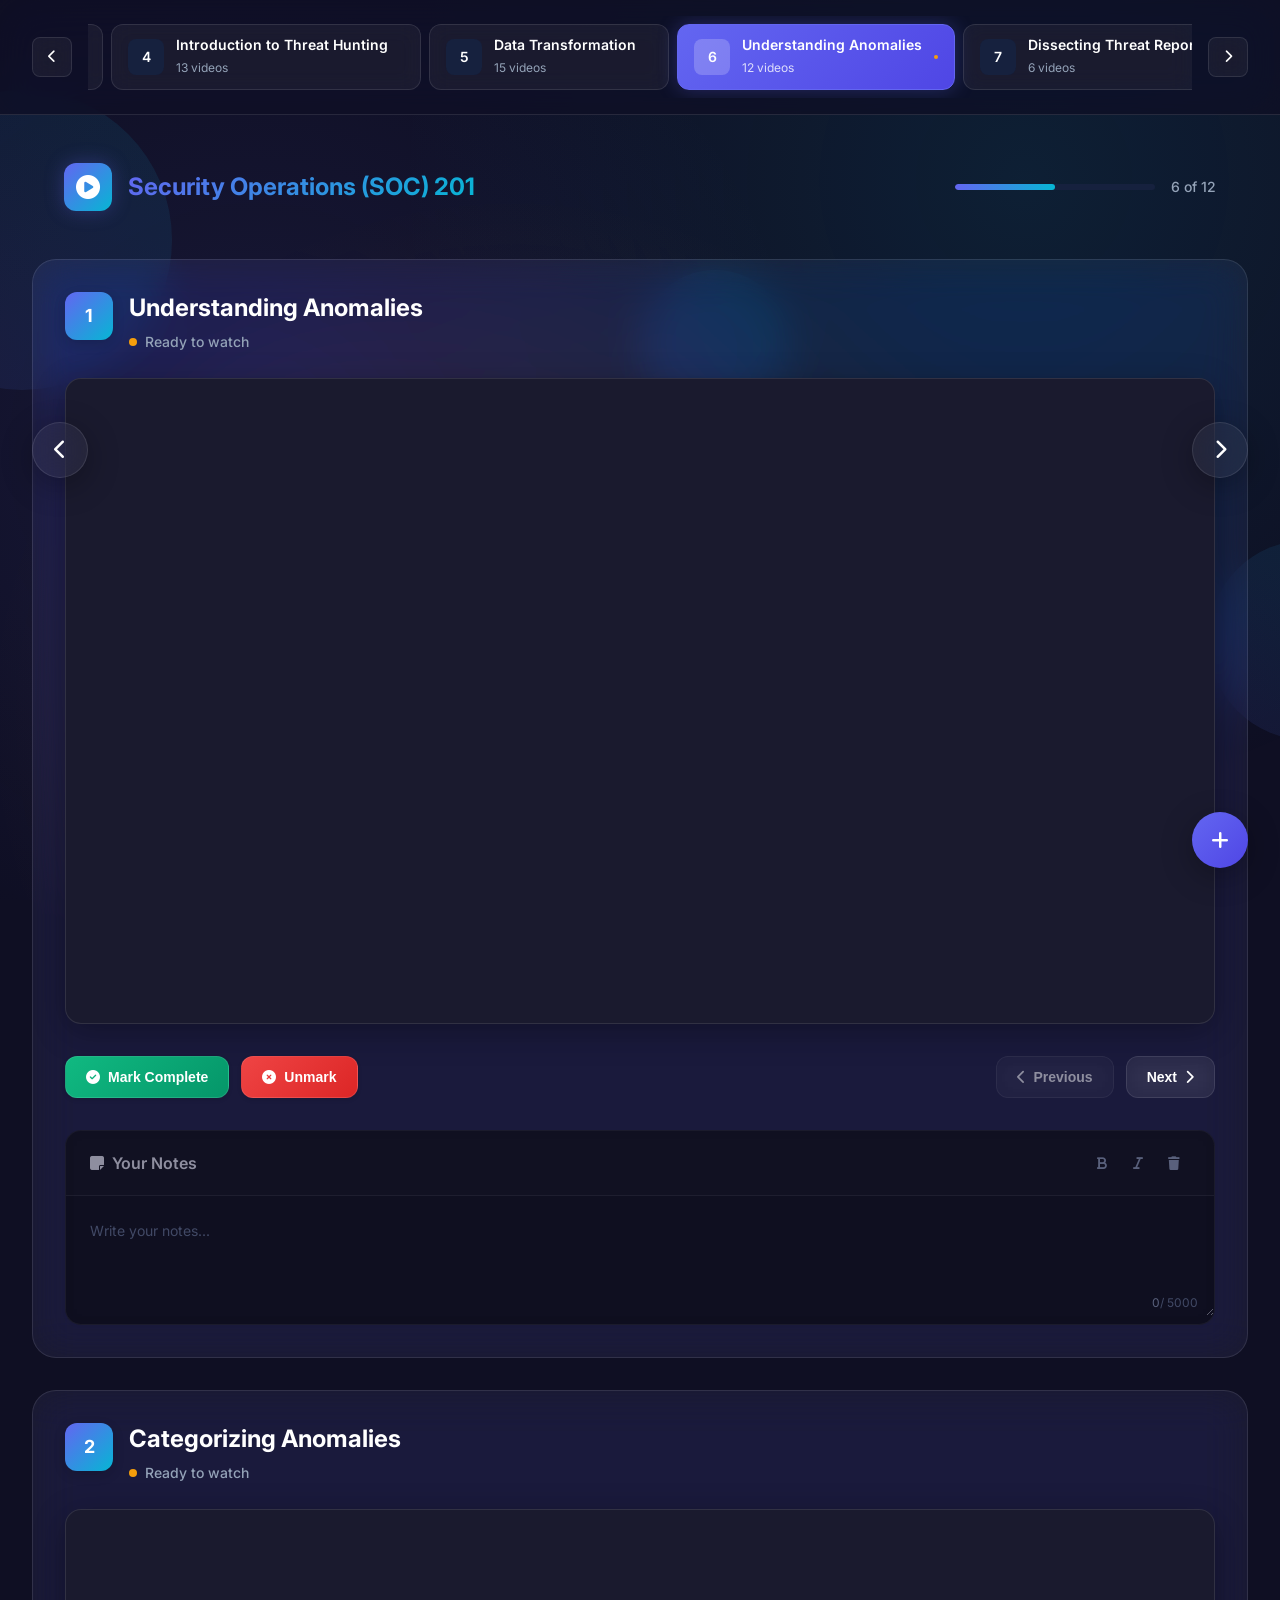
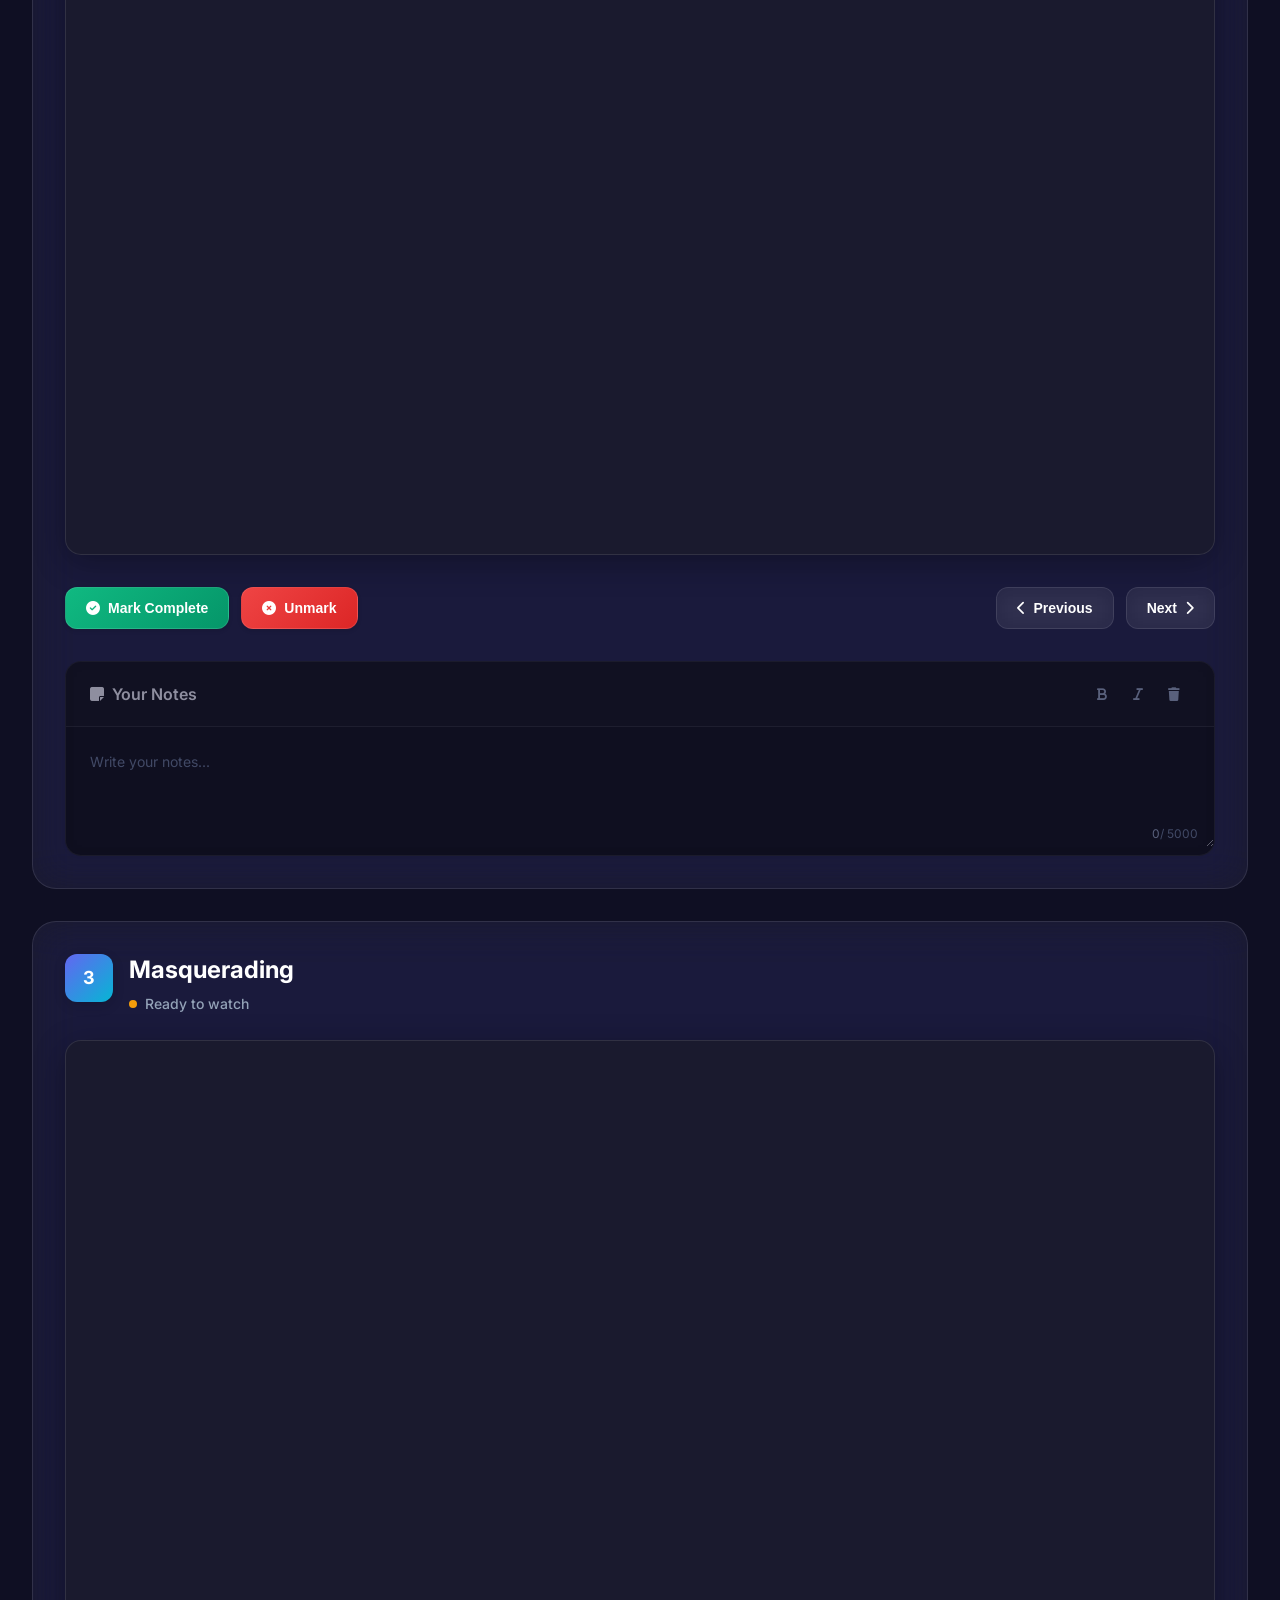
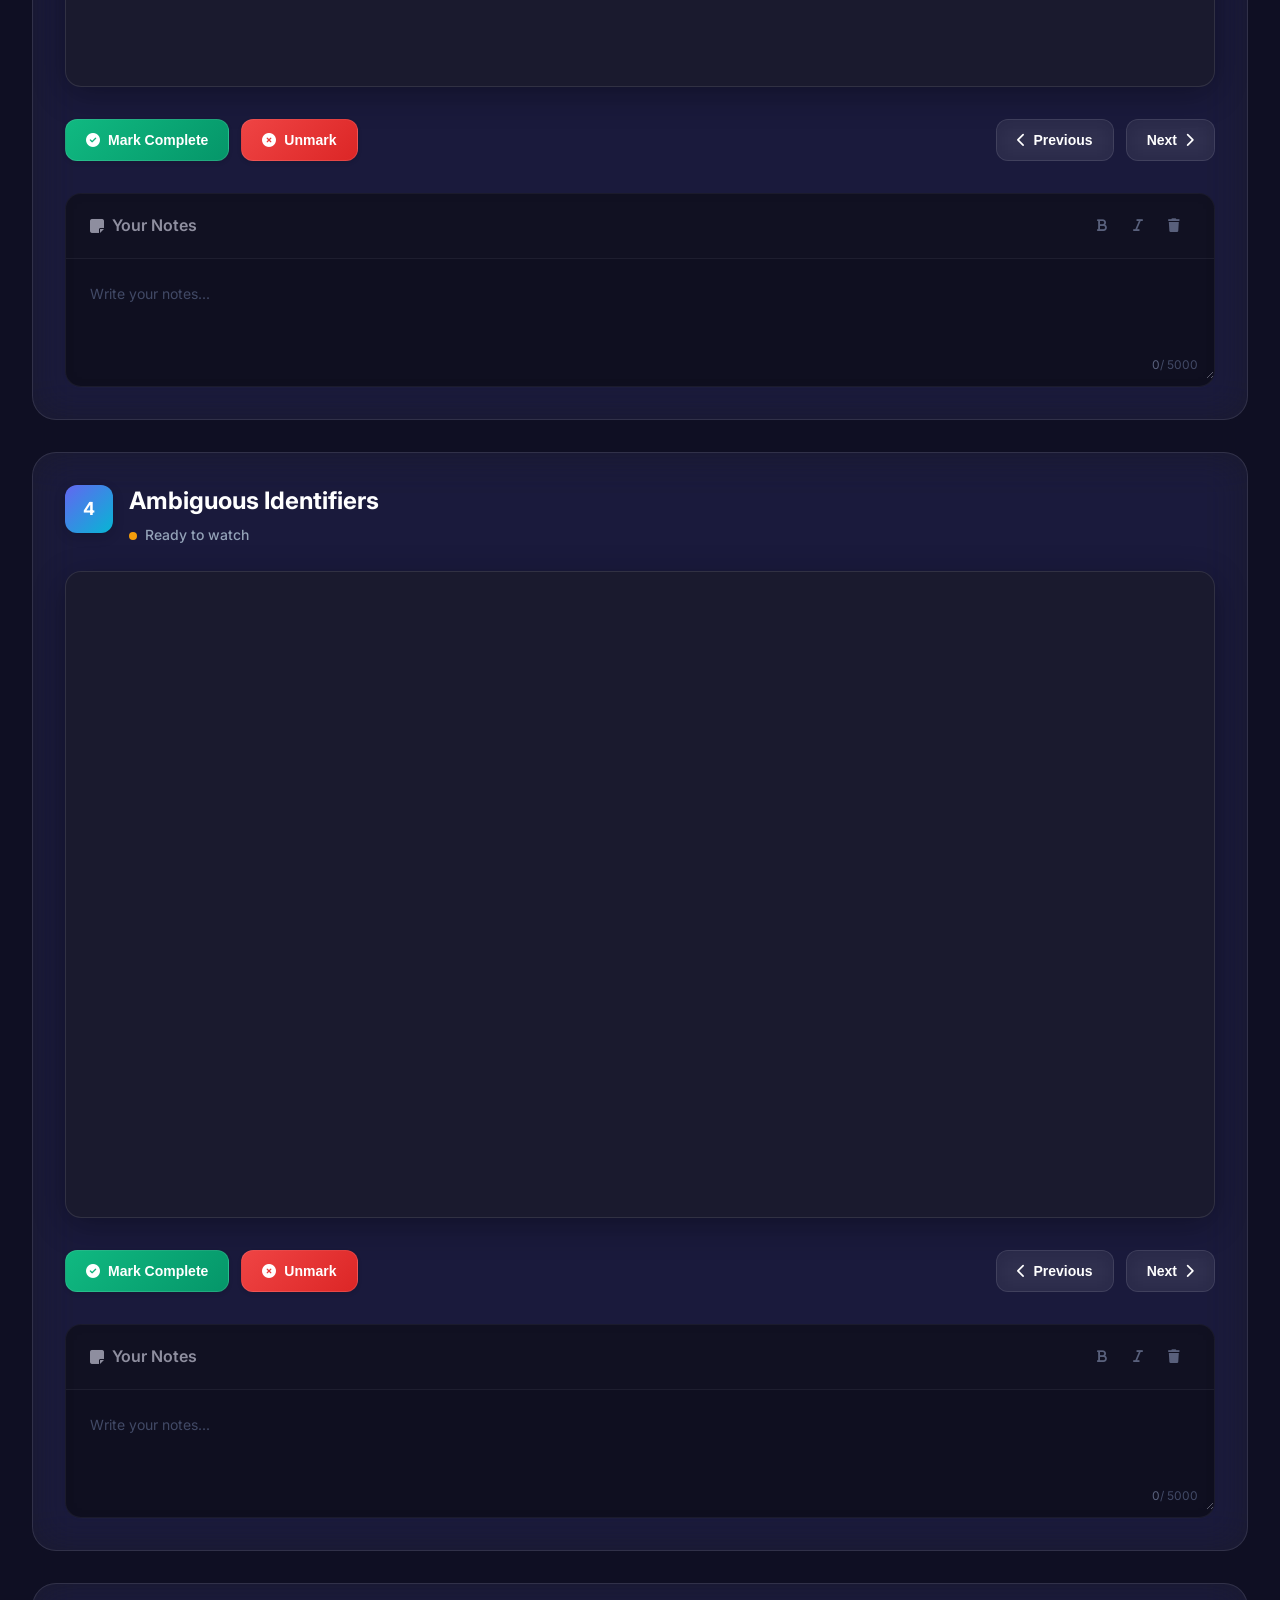
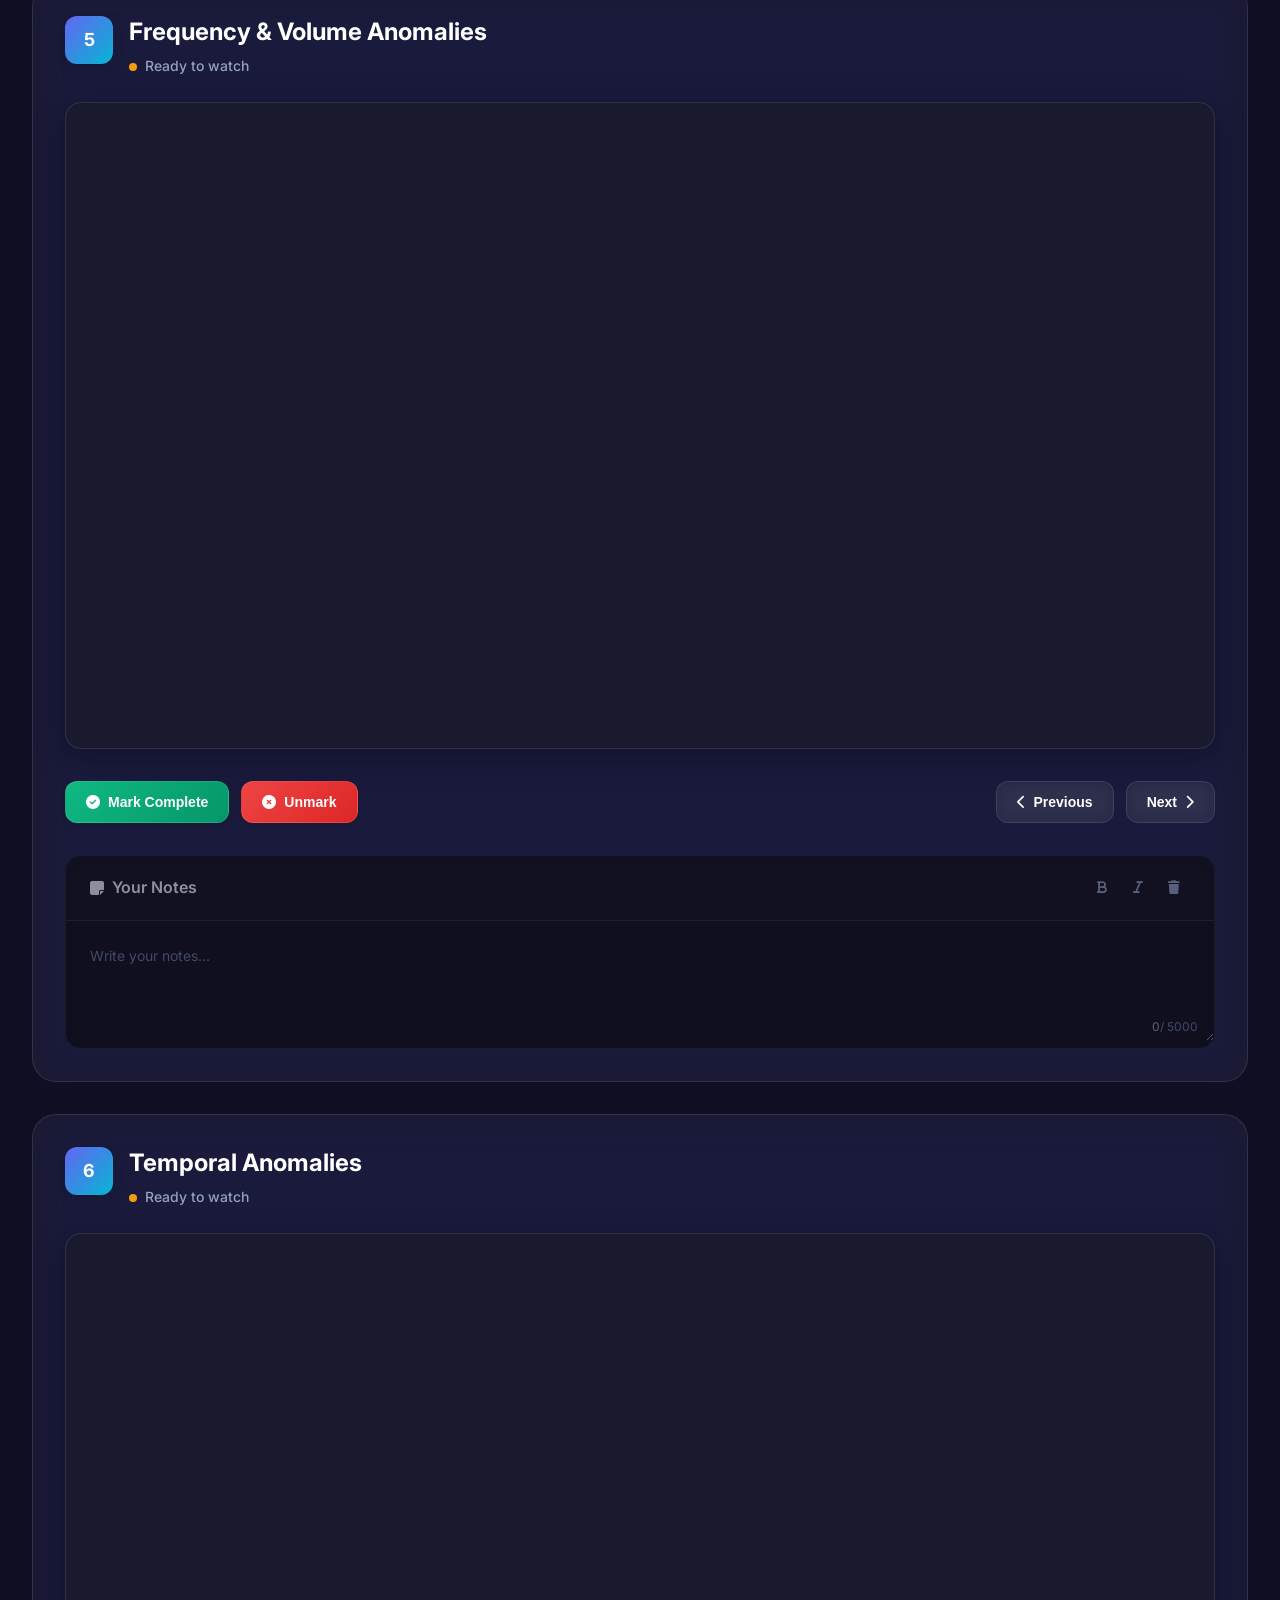
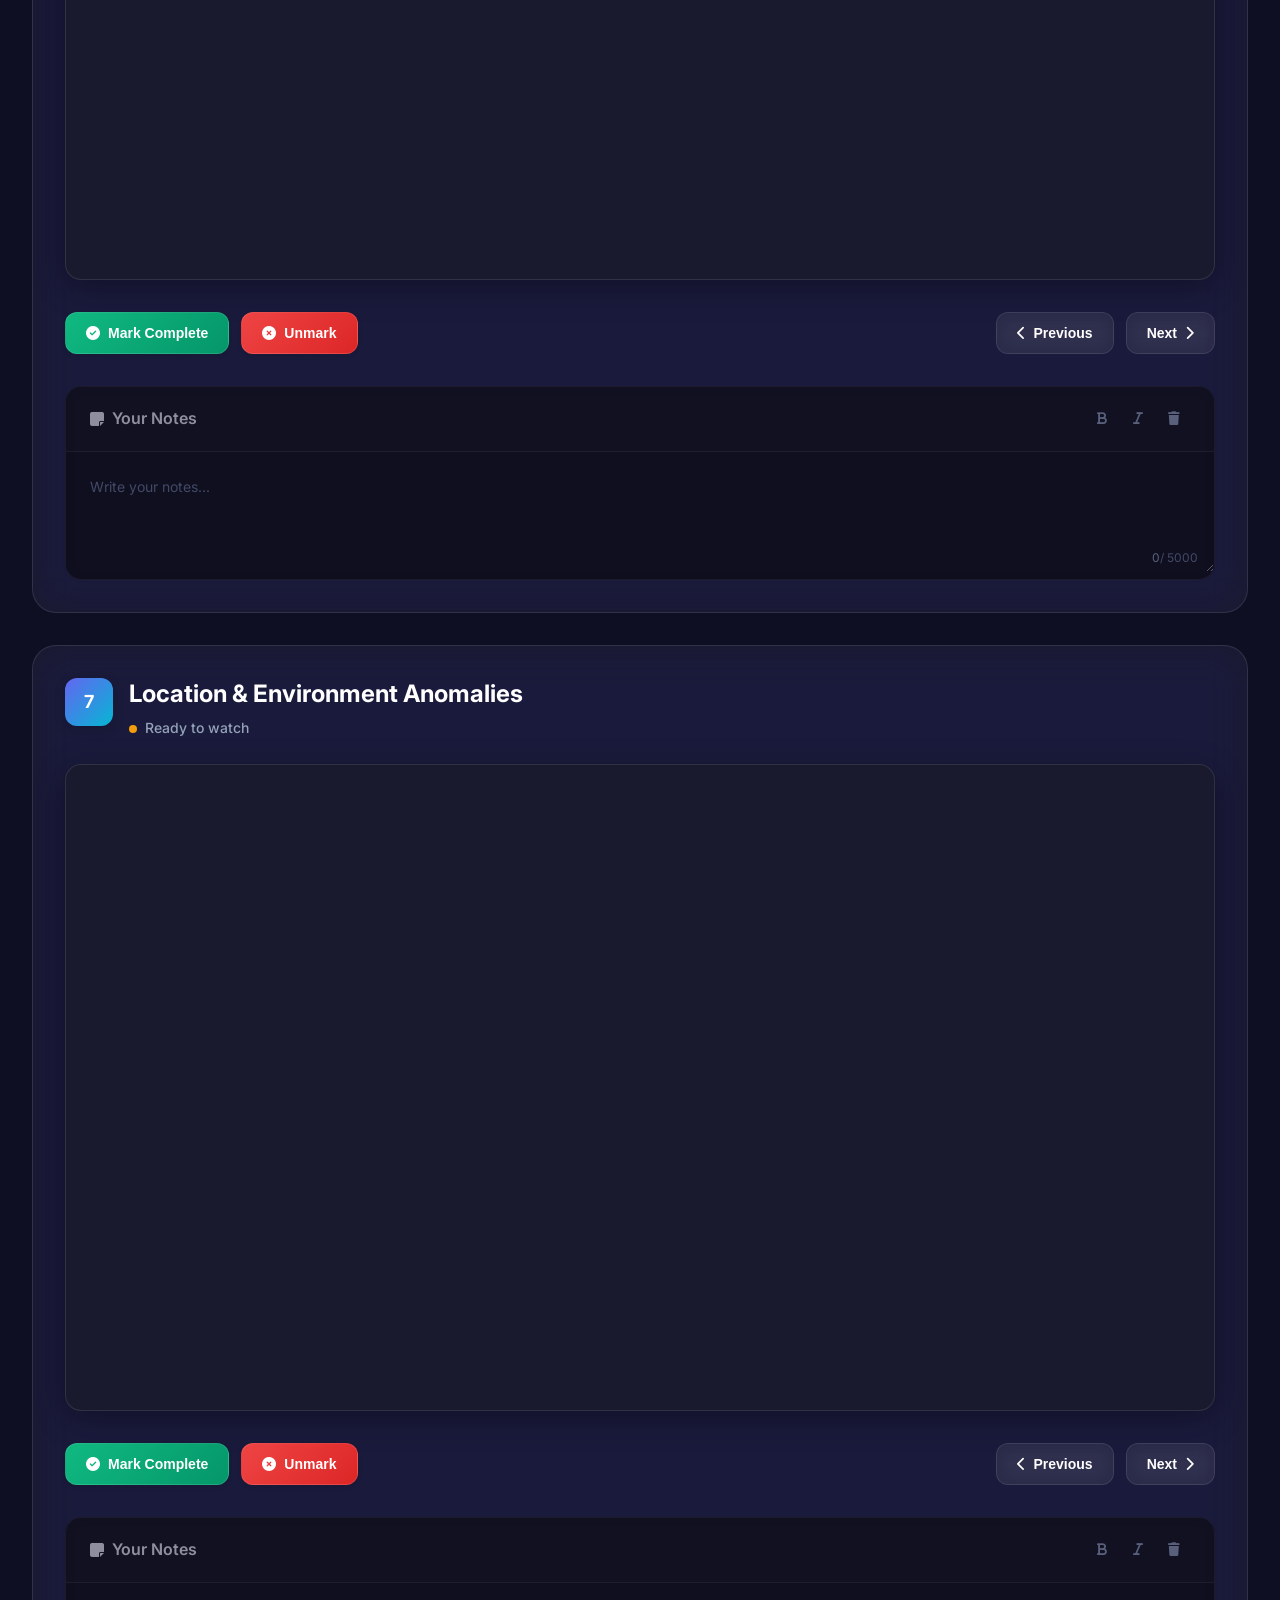
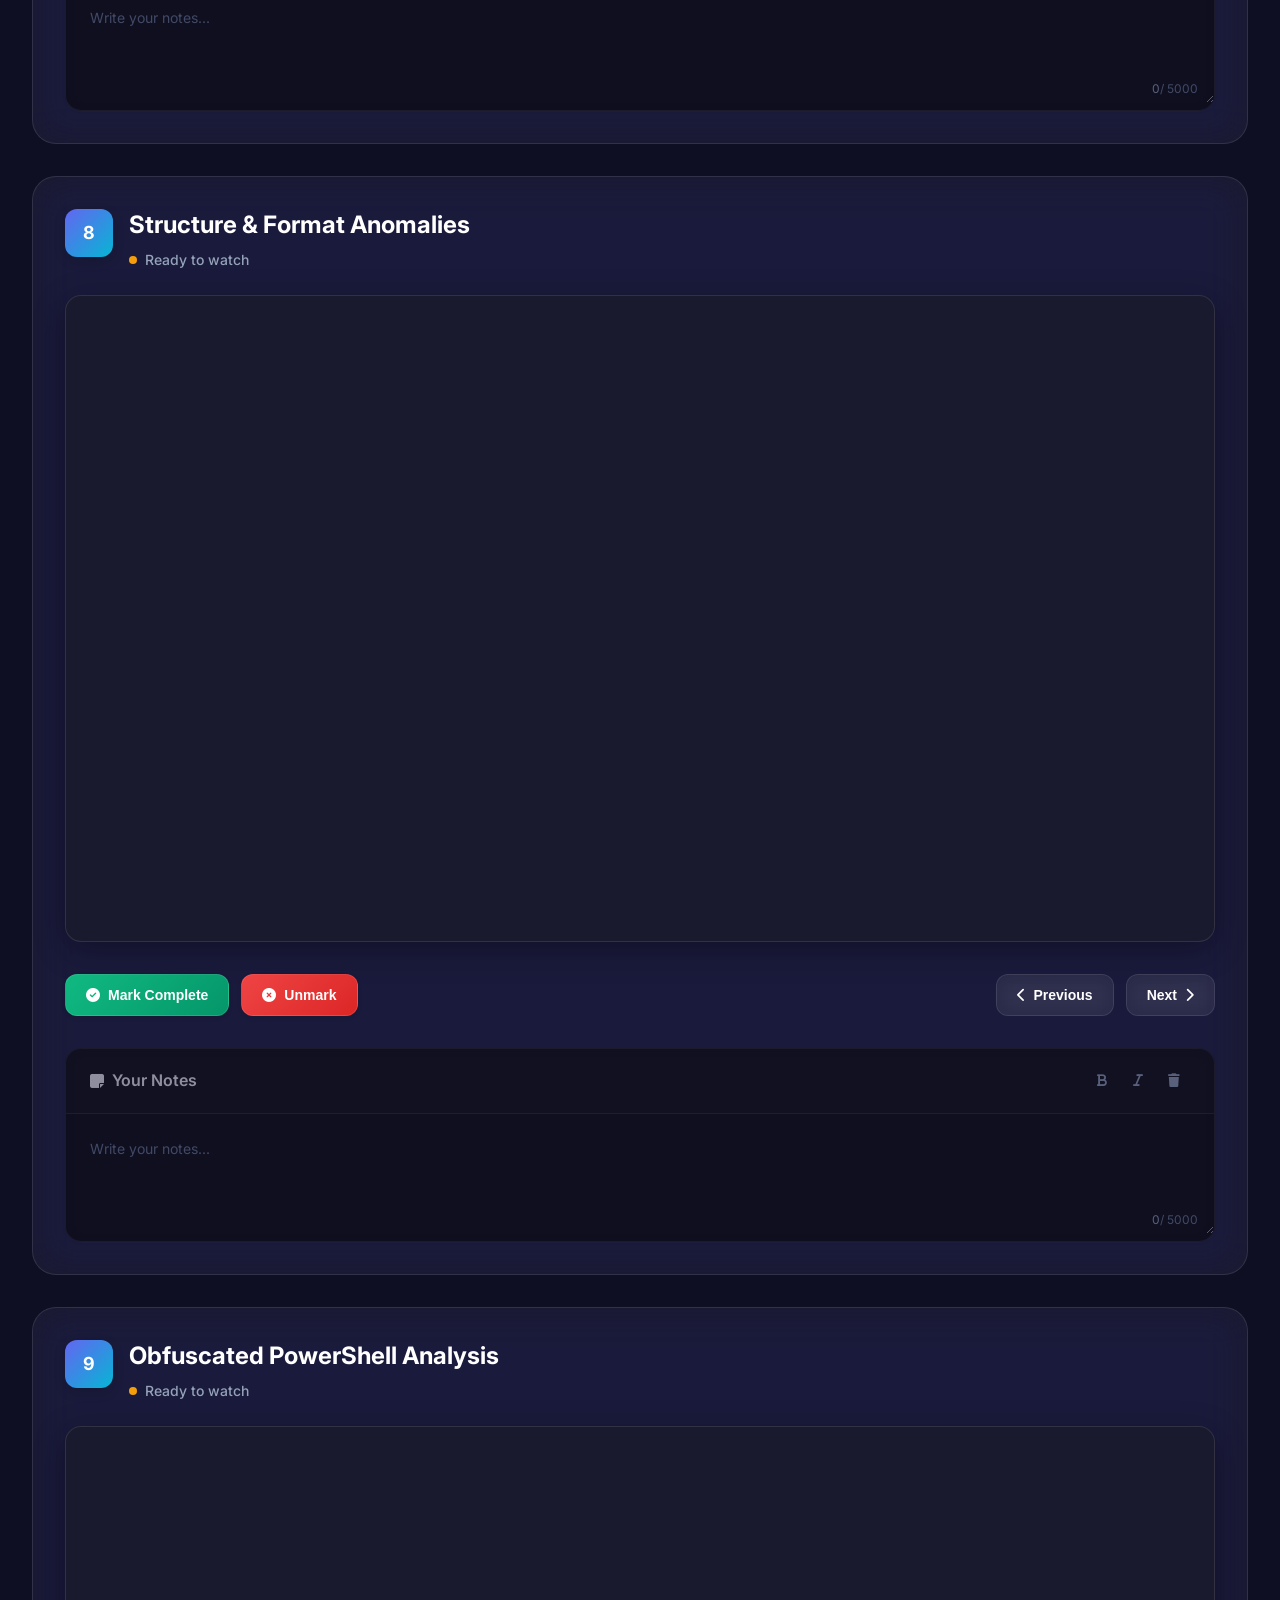
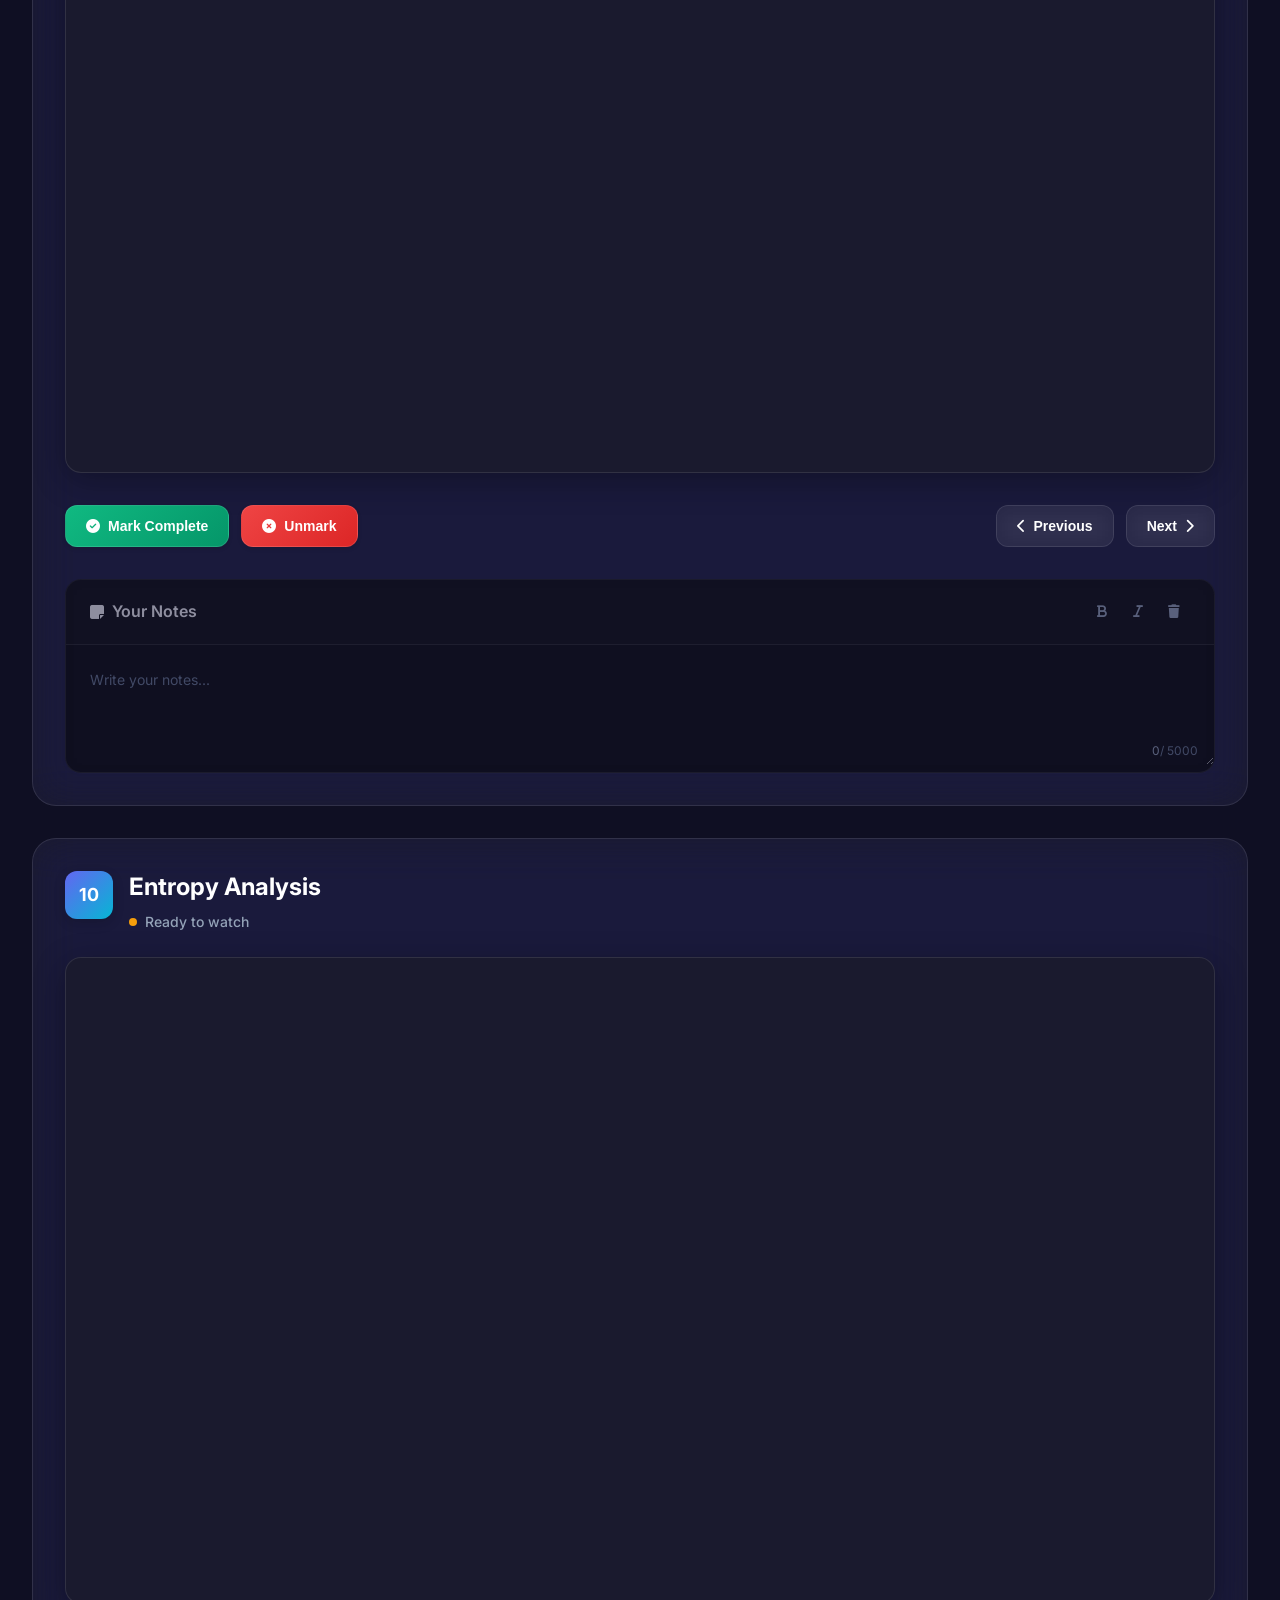
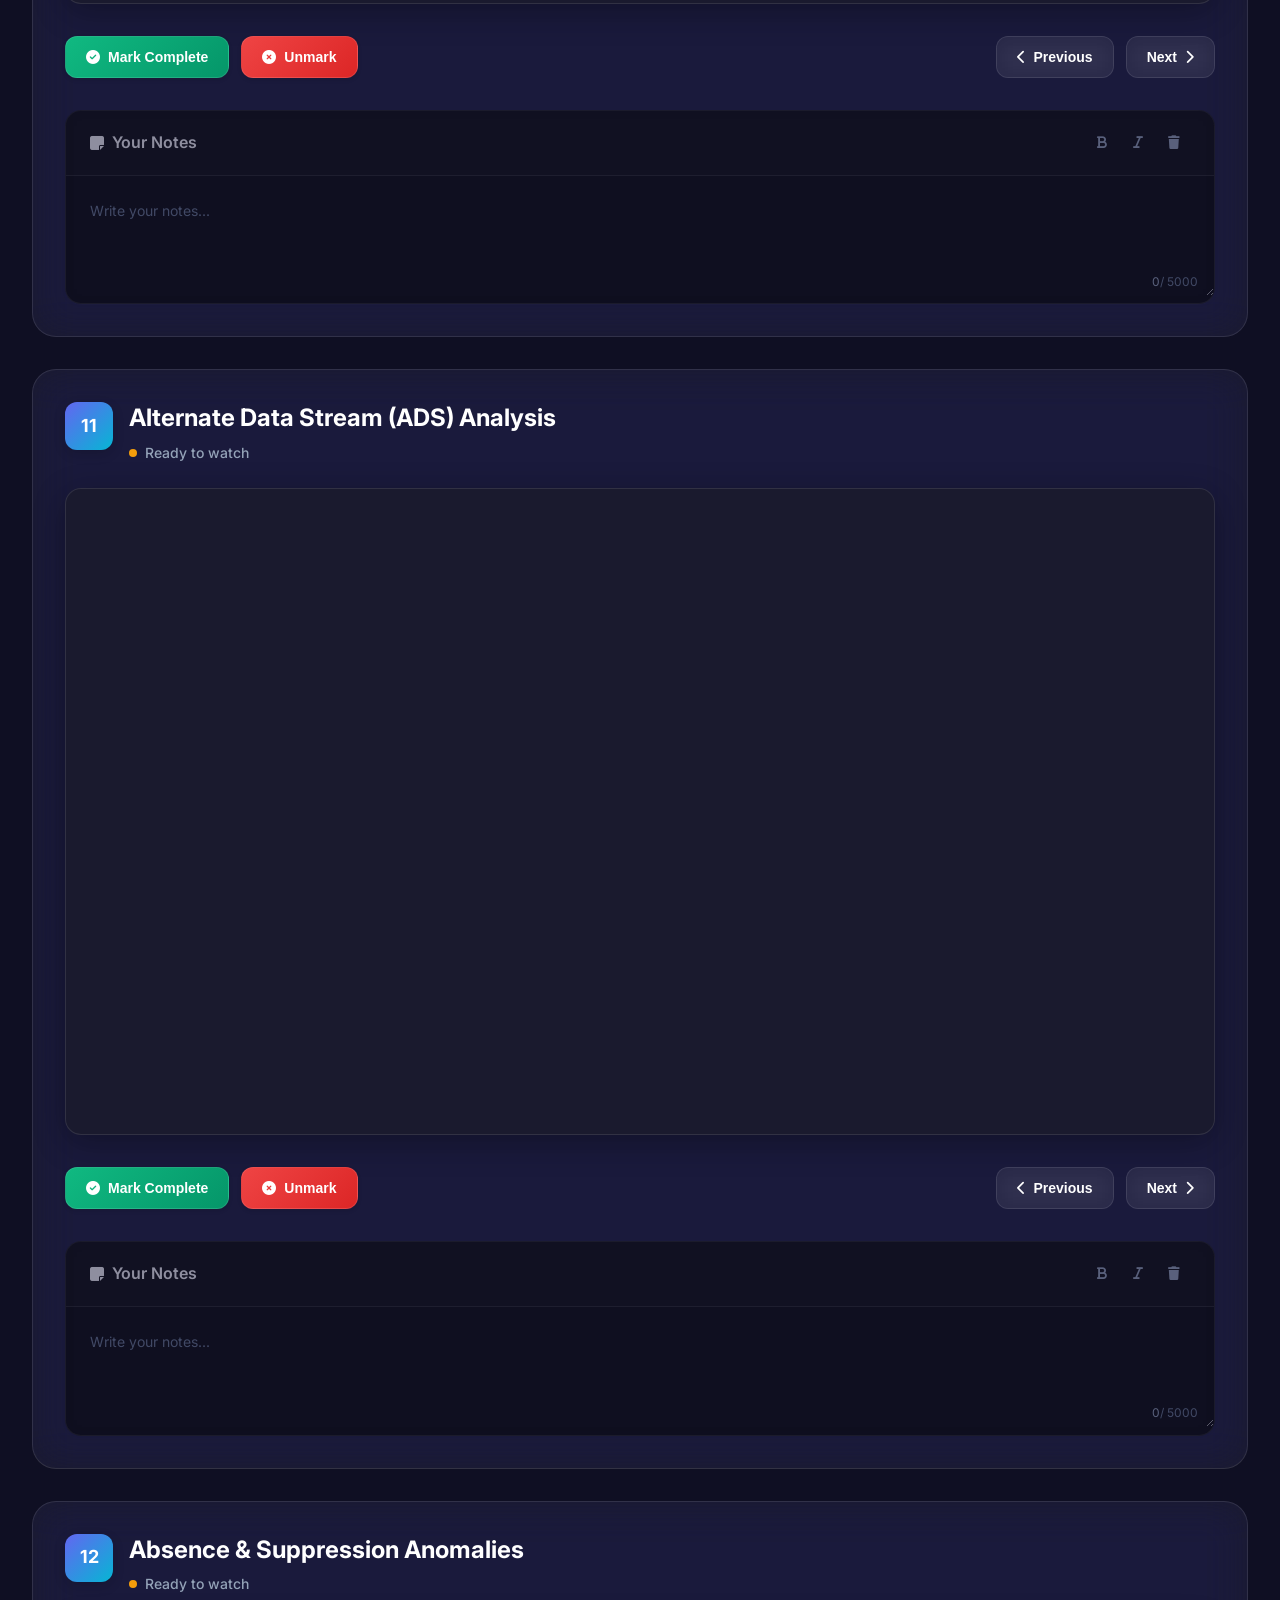
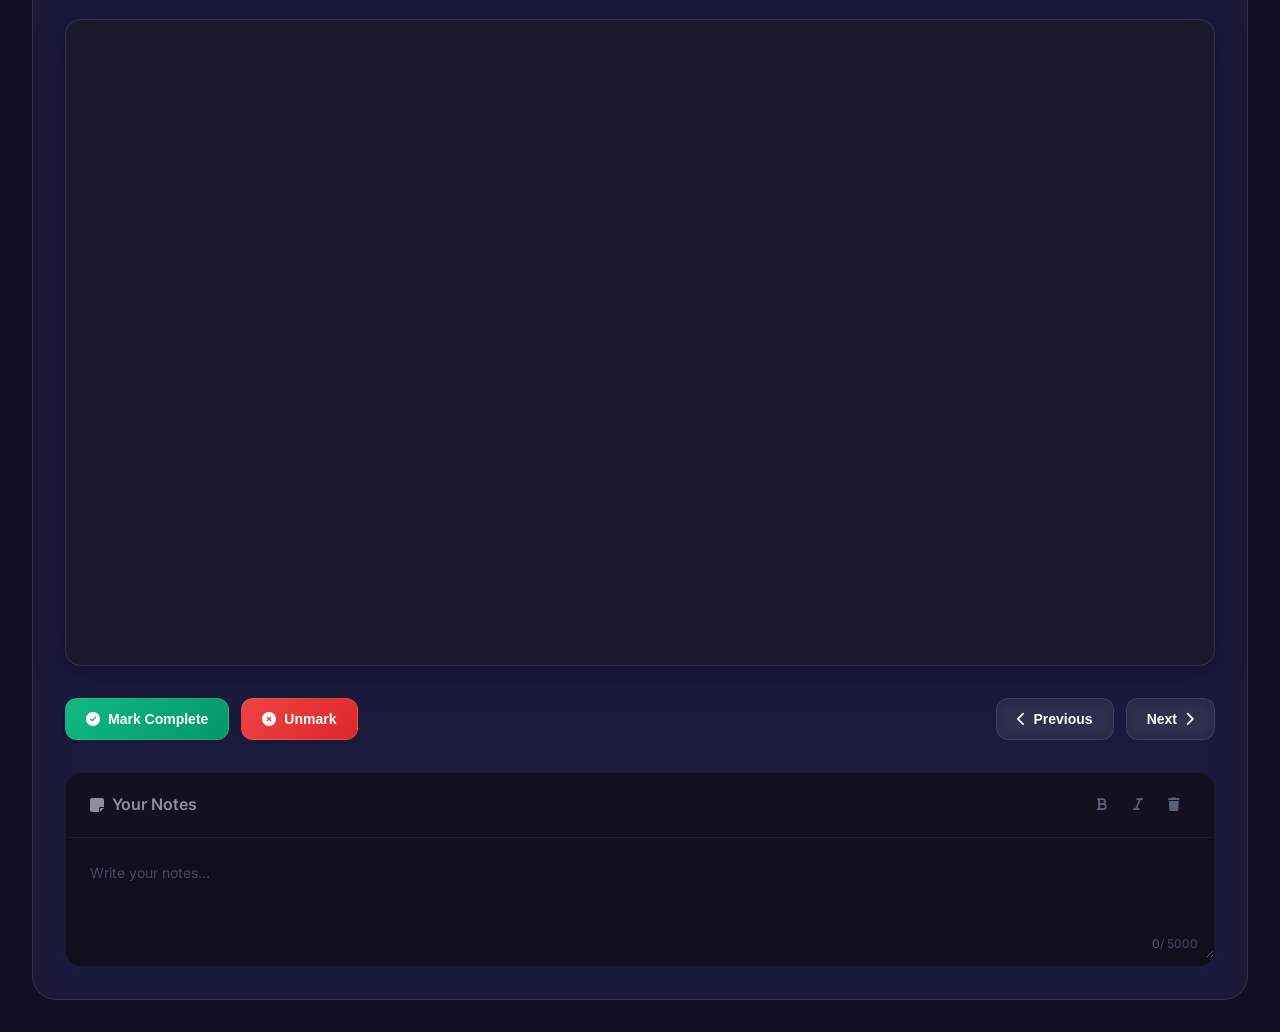
<file: s6.html>
<!DOCTYPE html>
<html lang="en">
<head>
<meta charset="utf-8"/>
<meta content="width=device-width, initial-scale=1.0" name="viewport"/>
<title>Security Operations (SOC) 201</title>
<link href="styles.css" rel="stylesheet"/>
<link href="https://cdnjs.cloudflare.com/ajax/libs/font-awesome/6.4.0/css/all.min.css" rel="stylesheet"/>
<link href="https://fonts.googleapis.com/css2?family=Inter:wght@300;400;500;600;700&amp;display=swap" rel="stylesheet"/>
</head>
<body>
<div class="bg-gradient"></div>
<div class="floating-shapes">
<div class="shape shape-1"></div>
<div class="shape shape-2"></div>
<div class="shape shape-3"></div>
</div>
<header class="glassmorphism-header">
<nav class="modern-nav">
<div class="nav-container">
<button class="nav-scroll-btn left-scroll" id="leftScroll"><i class="fas fa-chevron-left"></i></button>
<ul class="nav-carousel" id="navCarousel">
<li class="nav-item">
<a class="nav-link" href="index.html">
<div class="nav-icon"><span class="nav-number">1</span></div>
<div class="nav-content">
<span class="nav-title">Course Introduction</span>
<span class="nav-subtitle">5 videos</span>
</div>
<div class="nav-indicator"></div>
</a>
</li>
<li class="nav-item">
<a class="nav-link" href="s2.html">
<div class="nav-icon"><span class="nav-number">2</span></div>
<div class="nav-content">
<span class="nav-title">Lab Setup</span>
<span class="nav-subtitle">8 videos</span>
</div>
<div class="nav-indicator"></div>
</a>
</li>
<li class="nav-item">
<a class="nav-link" href="s3.html">
<div class="nav-icon"><span class="nav-number">3</span></div>
<div class="nav-content">
<span class="nav-title">Introduction to Incident Response</span>
<span class="nav-subtitle">10 videos</span>
</div>
<div class="nav-indicator"></div>
</a>
</li>
<li class="nav-item">
<a class="nav-link" href="s4.html">
<div class="nav-icon"><span class="nav-number">4</span></div>
<div class="nav-content">
<span class="nav-title">Introduction to Threat Hunting</span>
<span class="nav-subtitle">13 videos</span>
</div>
<div class="nav-indicator"></div>
</a>
</li>
<li class="nav-item">
<a class="nav-link" href="s5.html">
<div class="nav-icon"><span class="nav-number">5</span></div>
<div class="nav-content">
<span class="nav-title">Data Transformation</span>
<span class="nav-subtitle">15 videos</span>
</div>
<div class="nav-indicator"></div>
</a>
</li>
<li class="nav-item active">
<a class="nav-link" href="s6.html">
<div class="nav-icon"><span class="nav-number">6</span></div>
<div class="nav-content">
<span class="nav-title">Understanding Anomalies</span>
<span class="nav-subtitle">12 videos</span>
</div>
<div class="nav-indicator"></div>
</a>
</li>
<li class="nav-item">
<a class="nav-link" href="s7.html">
<div class="nav-icon"><span class="nav-number">7</span></div>
<div class="nav-content">
<span class="nav-title">Dissecting Threat Reports</span>
<span class="nav-subtitle">6 videos</span>
</div>
<div class="nav-indicator"></div>
</a>
</li>
<li class="nav-item">
<a class="nav-link" href="s8.html">
<div class="nav-icon"><span class="nav-number">8</span></div>
<div class="nav-content">
<span class="nav-title">Threat Hunting Lab</span>
<span class="nav-subtitle">18 videos</span>
</div>
<div class="nav-indicator"></div>
</a>
</li>
<li class="nav-item">
<a class="nav-link" href="s9.html">
<div class="nav-icon"><span class="nav-number">9</span></div>
<div class="nav-content">
<span class="nav-title">Collection at Scale</span>
<span class="nav-subtitle">7 videos</span>
</div>
<div class="nav-indicator"></div>
</a>
</li>
<li class="nav-item">
<a class="nav-link" href="s10.html">
<div class="nav-icon"><span class="nav-number">10</span></div>
<div class="nav-content">
<span class="nav-title">PowerShell 101</span>
<span class="nav-subtitle">10 videos</span>
</div>
<div class="nav-indicator"></div>
</a>
</li>
<li class="nav-item">
<a class="nav-link" href="s11.html">
<div class="nav-icon"><span class="nav-number">11</span></div>
<div class="nav-content">
<span class="nav-title">PowerShell for Incident Response</span>
<span class="nav-subtitle">14 videos</span>
</div>
<div class="nav-indicator"></div>
</a>
</li>
<li class="nav-item">
<a class="nav-link" href="s12.html">
<div class="nav-icon"><span class="nav-number">12</span></div>
<div class="nav-content">
<span class="nav-title">Conclusion</span>
<span class="nav-subtitle">1 videos</span>
</div>
<div class="nav-indicator"></div>
</a>
</li></ul>
<button class="nav-scroll-btn right-scroll" id="rightScroll"><i class="fas fa-chevron-right"></i></button>
</div>
</nav>
</header>
<button class="floating-nav left-nav" onclick="navigate('s5.html')"><i class="fas fa-chevron-left"></i></button>
<button class="floating-nav right-nav" onclick="navigate('s7.html')"><i class="fas fa-chevron-right"></i></button>
<main class="main-container">
<div class="content-wrapper">
<div class="header-content">
<div class="logo-section">
<div class="logo-icon"><i class="fas fa-play-circle"></i></div>
<h1 class="app-title">Security Operations (SOC) 201</h1>
</div>
<div class="progress-indicator">
<div class="progress-bar">
<div class="progress-fill" style="width: 50.0%"></div>
</div>
<span class="progress-text">6 of 12</span>
</div>
</div>

<section class="video-section glassmorphism" data-video-index="0" id="section52">
<div class="section-header">
<div class="video-info">
<div class="video-badge"><span class="badge-number">1</span></div>
<div class="video-meta">
<!-- CORRECTED TITLE -->
<h2 class="video-title">Understanding Anomalies</h2>
<div class="video-status">
<span class="status-dot"></span>
<span class="status-text">Ready to watch</span>
</div>
</div>
</div>
</div>
<div class="video-container modern-player">
<iframe allow="autoplay; fullscreen" allowfullscreen="" class="video-iframe" loading="lazy" src="https://drive.google.com/file/d/1Fqdma46RHx39RhBO1TJ2gequV-GvbGQS/preview"></iframe>
</div>
<div class="section-actions">
<div class="action-group completion-group">
<button class="action-btn complete-btn" data-section="section52">
<div class="btn-content"><i class="fas fa-check-circle"></i><span>Mark Complete</span></div>
</button>
<button class="action-btn unmark-btn" data-section="section52">
<div class="btn-content"><i class="fas fa-times-circle"></i><span>Unmark</span></div>
</button>
</div>
<div class="action-group navigation-group">
<button class="action-btn nav-btn prev-btn" disabled="" onclick="navigateToSection('prev', 0)">
<div class="btn-content"><i class="fas fa-chevron-left"></i><span>Previous</span></div>
</button>
<button class="action-btn nav-btn next-btn" onclick="navigateToSection('next', 0)">
<div class="btn-content"><span>Next</span><i class="fas fa-chevron-right"></i></div>
</button>
</div>
</div>
<div class="notes-container">
<div class="notes-header">
<div class="notes-title"><i class="fas fa-sticky-note"></i><span>Your Notes</span></div>
<div class="notes-tools">
<button class="tool-btn" id="bold-52" title="Bold"><i class="fas fa-bold"></i></button>
<button class="tool-btn" id="italic-52" title="Italic"><i class="fas fa-italic"></i></button>
<button class="tool-btn" id="clear-52" title="Clear Notes"><i class="fas fa-trash"></i></button>
</div>
</div>
<div class="notes-input-container">
<textarea class="notes-input" data-video-id="52" id="notes52" placeholder="Write your notes..."></textarea>
<div class="notes-counter"><span class="char-count">0</span><span class="char-limit">/ 5000</span></div>
</div>
</div>
</section>

<section class="video-section glassmorphism" data-video-index="1" id="section53">
<div class="section-header">
<div class="video-info">
<div class="video-badge"><span class="badge-number">2</span></div>
<div class="video-meta">
<!-- CORRECTED TITLE -->
<h2 class="video-title">Categorizing Anomalies</h2>
<div class="video-status">
<span class="status-dot"></span>
<span class="status-text">Ready to watch</span>
</div>
</div>
</div>
</div>
<div class="video-container modern-player">
<iframe allow="autoplay; fullscreen" allowfullscreen="" class="video-iframe" loading="lazy" src="https://drive.google.com/file/d/1WMFvxwbray1CyZ9zNVup4PL6wtmFm5ID/preview"></iframe>
</div>
<div class="section-actions">
<div class="action-group completion-group">
<button class="action-btn complete-btn" data-section="section53">
<div class="btn-content"><i class="fas fa-check-circle"></i><span>Mark Complete</span></div>
</button>
<button class="action-btn unmark-btn" data-section="section53">
<div class="btn-content"><i class="fas fa-times-circle"></i><span>Unmark</span></div>
</button>
</div>
<div class="action-group navigation-group">
<button class="action-btn nav-btn prev-btn" onclick="navigateToSection('prev', 1)">
<div class="btn-content"><i class="fas fa-chevron-left"></i><span>Previous</span></div>
</button>
<button class="action-btn nav-btn next-btn" onclick="navigateToSection('next', 1)">
<div class="btn-content"><span>Next</span><i class="fas fa-chevron-right"></i></div>
</button>
</div>
</div>
<div class="notes-container">
<div class="notes-header">
<div class="notes-title"><i class="fas fa-sticky-note"></i><span>Your Notes</span></div>
<div class="notes-tools">
<button class="tool-btn" id="bold-53" title="Bold"><i class="fas fa-bold"></i></button>
<button class="tool-btn" id="italic-53" title="Italic"><i class="fas fa-italic"></i></button>
<button class="tool-btn" id="clear-53" title="Clear Notes"><i class="fas fa-trash"></i></button>
</div>
</div>
<div class="notes-input-container">
<textarea class="notes-input" data-video-id="53" id="notes53" placeholder="Write your notes..."></textarea>
<div class="notes-counter"><span class="char-count">0</span><span class="char-limit">/ 5000</span></div>
</div>
</div>
</section>

<section class="video-section glassmorphism" data-video-index="2" id="section54">
<div class="section-header">
<div class="video-info">
<div class="video-badge"><span class="badge-number">3</span></div>
<div class="video-meta">
<!-- CORRECTED TITLE -->
<h2 class="video-title">Masquerading</h2>
<div class="video-status">
<span class="status-dot"></span>
<span class="status-text">Ready to watch</span>
</div>
</div>
</div>
</div>
<div class="video-container modern-player">
<iframe allow="autoplay; fullscreen" allowfullscreen="" class="video-iframe" loading="lazy" src="https://drive.google.com/file/d/1Cmw2lAQe7f_HhxDN-DK0_1-ZpJpENi50/preview"></iframe>
</div>
<div class="section-actions">
<div class="action-group completion-group">
<button class="action-btn complete-btn" data-section="section54">
<div class="btn-content"><i class="fas fa-check-circle"></i><span>Mark Complete</span></div>
</button>
<button class="action-btn unmark-btn" data-section="section54">
<div class="btn-content"><i class="fas fa-times-circle"></i><span>Unmark</span></div>
</button>
</div>
<div class="action-group navigation-group">
<button class="action-btn nav-btn prev-btn" onclick="navigateToSection('prev', 2)">
<div class="btn-content"><i class="fas fa-chevron-left"></i><span>Previous</span></div>
</button>
<button class="action-btn nav-btn next-btn" onclick="navigateToSection('next', 2)">
<div class="btn-content"><span>Next</span><i class="fas fa-chevron-right"></i></div>
</button>
</div>
</div>
<div class="notes-container">
<div class="notes-header">
<div class="notes-title"><i class="fas fa-sticky-note"></i><span>Your Notes</span></div>
<div class="notes-tools">
<button class="tool-btn" id="bold-54" title="Bold"><i class="fas fa-bold"></i></button>
<button class="tool-btn" id="italic-54" title="Italic"><i class="fas fa-italic"></i></button>
<button class="tool-btn" id="clear-54" title="Clear Notes"><i class="fas fa-trash"></i></button>
</div>
</div>
<div class="notes-input-container">
<textarea class="notes-input" data-video-id="54" id="notes54" placeholder="Write your notes..."></textarea>
<div class="notes-counter"><span class="char-count">0</span><span class="char-limit">/ 5000</span></div>
</div>
</div>
</section>

<section class="video-section glassmorphism" data-video-index="3" id="section55">
<div class="section-header">
<div class="video-info">
<div class="video-badge"><span class="badge-number">4</span></div>
<div class="video-meta">
<!-- CORRECTED TITLE -->
<h2 class="video-title">Ambiguous Identifiers</h2>
<div class="video-status">
<span class="status-dot"></span>
<span class="status-text">Ready to watch</span>
</div>
</div>
</div>
</div>
<div class="video-container modern-player">
<iframe allow="autoplay; fullscreen" allowfullscreen="" class="video-iframe" loading="lazy" src="https://drive.google.com/file/d/1MqN1TVdHdL3dmsY2W0pgcMmMoYiqL6Me/preview"></iframe>
</div>
<div class="section-actions">
<div class="action-group completion-group">
<button class="action-btn complete-btn" data-section="section55">
<div class="btn-content"><i class="fas fa-check-circle"></i><span>Mark Complete</span></div>
</button>
<button class="action-btn unmark-btn" data-section="section55">
<div class="btn-content"><i class="fas fa-times-circle"></i><span>Unmark</span></div>
</button>
</div>
<div class="action-group navigation-group">
<button class="action-btn nav-btn prev-btn" onclick="navigateToSection('prev', 3)">
<div class="btn-content"><i class="fas fa-chevron-left"></i><span>Previous</span></div>
</button>
<button class="action-btn nav-btn next-btn" onclick="navigateToSection('next', 3)">
<div class="btn-content"><span>Next</span><i class="fas fa-chevron-right"></i></div>
</button>
</div>
</div>
<div class="notes-container">
<div class="notes-header">
<div class="notes-title"><i class="fas fa-sticky-note"></i><span>Your Notes</span></div>
<div class="notes-tools">
<button class="tool-btn" id="bold-55" title="Bold"><i class="fas fa-bold"></i></button>
<button class="tool-btn" id="italic-55" title="Italic"><i class="fas fa-italic"></i></button>
<button class="tool-btn" id="clear-55" title="Clear Notes"><i class="fas fa-trash"></i></button>
</div>
</div>
<div class="notes-input-container">
<textarea class="notes-input" data-video-id="55" id="notes55" placeholder="Write your notes..."></textarea>
<div class="notes-counter"><span class="char-count">0</span><span class="char-limit">/ 5000</span></div>
</div>
</div>
</section>

<section class="video-section glassmorphism" data-video-index="4" id="section56">
<div class="section-header">
<div class="video-info">
<div class="video-badge"><span class="badge-number">5</span></div>
<div class="video-meta">
<!-- CORRECTED TITLE -->
<h2 class="video-title">Frequency & Volume Anomalies</h2>
<div class="video-status">
<span class="status-dot"></span>
<span class="status-text">Ready to watch</span>
</div>
</div>
</div>
</div>
<div class="video-container modern-player">
<iframe allow="autoplay; fullscreen" allowfullscreen="" class="video-iframe" loading="lazy" src="https://drive.google.com/file/d/1GYoTO1gcz2pWfY48KqWpWTNZT6K77xNr/preview"></iframe>
</div>
<div class="section-actions">
<div class="action-group completion-group">
<button class="action-btn complete-btn" data-section="section56">
<div class="btn-content"><i class="fas fa-check-circle"></i><span>Mark Complete</span></div>
</button>
<button class="action-btn unmark-btn" data-section="section56">
<div class="btn-content"><i class="fas fa-times-circle"></i><span>Unmark</span></div>
</button>
</div>
<div class="action-group navigation-group">
<button class="action-btn nav-btn prev-btn" onclick="navigateToSection('prev', 4)">
<div class="btn-content"><i class="fas fa-chevron-left"></i><span>Previous</span></div>
</button>
<button class="action-btn nav-btn next-btn" onclick="navigateToSection('next', 4)">
<div class="btn-content"><span>Next</span><i class="fas fa-chevron-right"></i></div>
</button>
</div>
</div>
<div class="notes-container">
<div class="notes-header">
<div class="notes-title"><i class="fas fa-sticky-note"></i><span>Your Notes</span></div>
<div class="notes-tools">
<button class="tool-btn" id="bold-56" title="Bold"><i class="fas fa-bold"></i></button>
<button class="tool-btn" id="italic-56" title="Italic"><i class="fas fa-italic"></i></button>
<button class="tool-btn" id="clear-56" title="Clear Notes"><i class="fas fa-trash"></i></button>
</div>
</div>
<div class="notes-input-container">
<textarea class="notes-input" data-video-id="56" id="notes56" placeholder="Write your notes..."></textarea>
<div class="notes-counter"><span class="char-count">0</span><span class="char-limit">/ 5000</span></div>
</div>
</div>
</section>

<section class="video-section glassmorphism" data-video-index="5" id="section57">
<div class="section-header">
<div class="video-info">
<div class="video-badge"><span class="badge-number">6</span></div>
<div class="video-meta">
<!-- CORRECTED TITLE -->
<h2 class="video-title">Temporal Anomalies</h2>
<div class="video-status">
<span class="status-dot"></span>
<span class="status-text">Ready to watch</span>
</div>
</div>
</div>
</div>
<div class="video-container modern-player">
<iframe allow="autoplay; fullscreen" allowfullscreen="" class="video-iframe" loading="lazy" src="https://drive.google.com/file/d/1jmeOnWvbkMKPPLz6GGEUyHRO8X7yL-jK/preview"></iframe>
</div>
<div class="section-actions">
<div class="action-group completion-group">
<button class="action-btn complete-btn" data-section="section57">
<div class="btn-content"><i class="fas fa-check-circle"></i><span>Mark Complete</span></div>
</button>
<button class="action-btn unmark-btn" data-section="section57">
<div class="btn-content"><i class="fas fa-times-circle"></i><span>Unmark</span></div>
</button>
</div>
<div class="action-group navigation-group">
<button class="action-btn nav-btn prev-btn" onclick="navigateToSection('prev', 5)">
<div class="btn-content"><i class="fas fa-chevron-left"></i><span>Previous</span></div>
</button>
<button class="action-btn nav-btn next-btn" onclick="navigateToSection('next', 5)">
<div class="btn-content"><span>Next</span><i class="fas fa-chevron-right"></i></div>
</button>
</div>
</div>
<div class="notes-container">
<div class="notes-header">
<div class="notes-title"><i class="fas fa-sticky-note"></i><span>Your Notes</span></div>
<div class="notes-tools">
<button class="tool-btn" id="bold-57" title="Bold"><i class="fas fa-bold"></i></button>
<button class="tool-btn" id="italic-57" title="Italic"><i class="fas fa-italic"></i></button>
<button class="tool-btn" id="clear-57" title="Clear Notes"><i class="fas fa-trash"></i></button>
</div>
</div>
<div class="notes-input-container">
<textarea class="notes-input" data-video-id="57" id="notes57" placeholder="Write your notes..."></textarea>
<div class="notes-counter"><span class="char-count">0</span><span class="char-limit">/ 5000</span></div>
</div>
</div>
</section>

<section class="video-section glassmorphism" data-video-index="6" id="section58">
<div class="section-header">
<div class="video-info">
<div class="video-badge"><span class="badge-number">7</span></div>
<div class="video-meta">
<!-- CORRECTED TITLE -->
<h2 class="video-title">Location & Environment Anomalies</h2>
<div class="video-status">
<span class="status-dot"></span>
<span class="status-text">Ready to watch</span>
</div>
</div>
</div>
</div>
<div class="video-container modern-player">
<iframe allow="autoplay; fullscreen" allowfullscreen="" class="video-iframe" loading="lazy" src="https://drive.google.com/file/d/1Oq8AvTTAjg61rqYmZKEK2zTrmJwTZEdS/preview"></iframe>
</div>
<div class="section-actions">
<div class="action-group completion-group">
<button class="action-btn complete-btn" data-section="section58">
<div class="btn-content"><i class="fas fa-check-circle"></i><span>Mark Complete</span></div>
</button>
<button class="action-btn unmark-btn" data-section="section58">
<div class="btn-content"><i class="fas fa-times-circle"></i><span>Unmark</span></div>
</button>
</div>
<div class="action-group navigation-group">
<button class="action-btn nav-btn prev-btn" onclick="navigateToSection('prev', 6)">
<div class="btn-content"><i class="fas fa-chevron-left"></i><span>Previous</span></div>
</button>
<button class="action-btn nav-btn next-btn" onclick="navigateToSection('next', 6)">
<div class="btn-content"><span>Next</span><i class="fas fa-chevron-right"></i></div>
</button>
</div>
</div>
<div class="notes-container">
<div class="notes-header">
<div class="notes-title"><i class="fas fa-sticky-note"></i><span>Your Notes</span></div>
<div class="notes-tools">
<button class="tool-btn" id="bold-58" title="Bold"><i class="fas fa-bold"></i></button>
<button class="tool-btn" id="italic-58" title="Italic"><i class="fas fa-italic"></i></button>
<button class="tool-btn" id="clear-58" title="Clear Notes"><i class="fas fa-trash"></i></button>
</div>
</div>
<div class="notes-input-container">
<textarea class="notes-input" data-video-id="58" id="notes58" placeholder="Write your notes..."></textarea>
<div class="notes-counter"><span class="char-count">0</span><span class="char-limit">/ 5000</span></div>
</div>
</div>
</section>

<section class="video-section glassmorphism" data-video-index="7" id="section59">
<div class="section-header">
<div class="video-info">
<div class="video-badge"><span class="badge-number">8</span></div>
<div class="video-meta">
<!-- CORRECTED TITLE -->
<h2 class="video-title">Structure & Format Anomalies</h2>
<div class="video-status">
<span class="status-dot"></span>
<span class="status-text">Ready to watch</span>
</div>
</div>
</div>
</div>
<div class="video-container modern-player">
<iframe allow="autoplay; fullscreen" allowfullscreen="" class="video-iframe" loading="lazy" src="https://drive.google.com/file/d/1w6AYzk8ybP6IHa_NGexW98NIUHKRoV6b/preview"></iframe>
</div>
<div class="section-actions">
<div class="action-group completion-group">
<button class="action-btn complete-btn" data-section="section59">
<div class="btn-content"><i class="fas fa-check-circle"></i><span>Mark Complete</span></div>
</button>
<button class="action-btn unmark-btn" data-section="section59">
<div class="btn-content"><i class="fas fa-times-circle"></i><span>Unmark</span></div>
</button>
</div>
<div class="action-group navigation-group">
<button class="action-btn nav-btn prev-btn" onclick="navigateToSection('prev', 7)">
<div class="btn-content"><i class="fas fa-chevron-left"></i><span>Previous</span></div>
</button>
<button class="action-btn nav-btn next-btn" onclick="navigateToSection('next', 7)">
<div class="btn-content"><span>Next</span><i class="fas fa-chevron-right"></i></div>
</button>
</div>
</div>
<div class="notes-container">
<div class="notes-header">
<div class="notes-title"><i class="fas fa-sticky-note"></i><span>Your Notes</span></div>
<div class="notes-tools">
<button class="tool-btn" id="bold-59" title="Bold"><i class="fas fa-bold"></i></button>
<button class="tool-btn" id="italic-59" title="Italic"><i class="fas fa-italic"></i></button>
<button class="tool-btn" id="clear-59" title="Clear Notes"><i class="fas fa-trash"></i></button>
</div>
</div>
<div class="notes-input-container">
<textarea class="notes-input" data-video-id="59" id="notes59" placeholder="Write your notes..."></textarea>
<div class="notes-counter"><span class="char-count">0</span><span class="char-limit">/ 5000</span></div>
</div>
</div>
</section>

<section class="video-section glassmorphism" data-video-index="8" id="section60">
<div class="section-header">
<div class="video-info">
<div class="video-badge"><span class="badge-number">9</span></div>
<div class="video-meta">
<!-- CORRECTED TITLE -->
<h2 class="video-title">Obfuscated PowerShell Analysis</h2>
<div class="video-status">
<span class="status-dot"></span>
<span class="status-text">Ready to watch</span>
</div>
</div>
</div>
</div>
<div class="video-container modern-player">
<iframe allow="autoplay; fullscreen" allowfullscreen="" class="video-iframe" loading="lazy" src="https://drive.google.com/file/d/15YtSMyPkG3UhEXDBuAXUkKeSrlAug4sl/preview"></iframe>
</div>
<div class="section-actions">
<div class="action-group completion-group">
<button class="action-btn complete-btn" data-section="section60">
<div class="btn-content"><i class="fas fa-check-circle"></i><span>Mark Complete</span></div>
</button>
<button class="action-btn unmark-btn" data-section="section60">
<div class="btn-content"><i class="fas fa-times-circle"></i><span>Unmark</span></div>
</button>
</div>
<div class="action-group navigation-group">
<button class="action-btn nav-btn prev-btn" onclick="navigateToSection('prev', 8)">
<div class="btn-content"><i class="fas fa-chevron-left"></i><span>Previous</span></div>
</button>
<button class="action-btn nav-btn next-btn" onclick="navigateToSection('next', 8)">
<div class="btn-content"><span>Next</span><i class="fas fa-chevron-right"></i></div>
</button>
</div>
</div>
<div class="notes-container">
<div class="notes-header">
<div class="notes-title"><i class="fas fa-sticky-note"></i><span>Your Notes</span></div>
<div class="notes-tools">
<button class="tool-btn" id="bold-60" title="Bold"><i class="fas fa-bold"></i></button>
<button class="tool-btn" id="italic-60" title="Italic"><i class="fas fa-italic"></i></button>
<button class="tool-btn" id="clear-60" title="Clear Notes"><i class="fas fa-trash"></i></button>
</div>
</div>
<div class="notes-input-container">
<textarea class="notes-input" data-video-id="60" id="notes60" placeholder="Write your notes..."></textarea>
<div class="notes-counter"><span class="char-count">0</span><span class="char-limit">/ 5000</span></div>
</div>
</div>
</section>

<section class="video-section glassmorphism" data-video-index="9" id="section61">
<div class="section-header">
<div class="video-info">
<div class="video-badge"><span class="badge-number">10</span></div>
<div class="video-meta">
<!-- CORRECTED TITLE -->
<h2 class="video-title">Entropy Analysis</h2>
<div class="video-status">
<span class="status-dot"></span>
<span class="status-text">Ready to watch</span>
</div>
</div>
</div>
</div>
<div class="video-container modern-player">
<iframe allow="autoplay; fullscreen" allowfullscreen="" class="video-iframe" loading="lazy" src="https://drive.google.com/file/d/1FDcnRND9aUPI1P_oqM5Uu4GNtqRCw8uj/preview"></iframe>
</div>
<div class="section-actions">
<div class="action-group completion-group">
<button class="action-btn complete-btn" data-section="section61">
<div class="btn-content"><i class="fas fa-check-circle"></i><span>Mark Complete</span></div>
</button>
<button class="action-btn unmark-btn" data-section="section61">
<div class="btn-content"><i class="fas fa-times-circle"></i><span>Unmark</span></div>
</button>
</div>
<div class="action-group navigation-group">
<button class="action-btn nav-btn prev-btn" onclick="navigateToSection('prev', 9)">
<div class="btn-content"><i class="fas fa-chevron-left"></i><span>Previous</span></div>
</button>
<button class="action-btn nav-btn next-btn" onclick="navigateToSection('next', 9)">
<div class="btn-content"><span>Next</span><i class="fas fa-chevron-right"></i></div>
</button>
</div>
</div>
<div class="notes-container">
<div class="notes-header">
<div class="notes-title"><i class="fas fa-sticky-note"></i><span>Your Notes</span></div>
<div class="notes-tools">
<button class="tool-btn" id="bold-61" title="Bold"><i class="fas fa-bold"></i></button>
<button class="tool-btn" id="italic-61" title="Italic"><i class="fas fa-italic"></i></button>
<button class="tool-btn" id="clear-61" title="Clear Notes"><i class="fas fa-trash"></i></button>
</div>
</div>
<div class="notes-input-container">
<textarea class="notes-input" data-video-id="61" id="notes61" placeholder="Write your notes..."></textarea>
<div class="notes-counter"><span class="char-count">0</span><span class="char-limit">/ 5000</span></div>
</div>
</div>
</section>

<section class="video-section glassmorphism" data-video-index="10" id="section62">
<div class="section-header">
<div class="video-info">
<div class="video-badge"><span class="badge-number">11</span></div>
<div class="video-meta">
<!-- CORRECTED TITLE -->
<h2 class="video-title">Alternate Data Stream (ADS) Analysis</h2>
<div class="video-status">
<span class="status-dot"></span>
<span class="status-text">Ready to watch</span>
</div>
</div>
</div>
</div>
<div class="video-container modern-player">
<iframe allow="autoplay; fullscreen" allowfullscreen="" class="video-iframe" loading="lazy" src="https://drive.google.com/file/d/1hYJ-fvsfH4Qj34RufIy0FWFQsLOypYBu/preview"></iframe>
</div>
<div class="section-actions">
<div class="action-group completion-group">
<button class="action-btn complete-btn" data-section="section62">
<div class="btn-content"><i class="fas fa-check-circle"></i><span>Mark Complete</span></div>
</button>
<button class="action-btn unmark-btn" data-section="section62">
<div class="btn-content"><i class="fas fa-times-circle"></i><span>Unmark</span></div>
</button>
</div>
<div class="action-group navigation-group">
<button class="action-btn nav-btn prev-btn" onclick="navigateToSection('prev', 10)">
<div class="btn-content"><i class="fas fa-chevron-left"></i><span>Previous</span></div>
</button>
<button class="action-btn nav-btn next-btn" onclick="navigateToSection('next', 10)">
<div class="btn-content"><span>Next</span><i class="fas fa-chevron-right"></i></div>
</button>
</div>
</div>
<div class="notes-container">
<div class="notes-header">
<div class="notes-title"><i class="fas fa-sticky-note"></i><span>Your Notes</span></div>
<div class="notes-tools">
<button class="tool-btn" id="bold-62" title="Bold"><i class="fas fa-bold"></i></button>
<button class="tool-btn" id="italic-62" title="Italic"><i class="fas fa-italic"></i></button>
<button class="tool-btn" id="clear-62" title="Clear Notes"><i class="fas fa-trash"></i></button>
</div>
</div>
<div class="notes-input-container">
<textarea class="notes-input" data-video-id="62" id="notes62" placeholder="Write your notes..."></textarea>
<div class="notes-counter"><span class="char-count">0</span><span class="char-limit">/ 5000</span></div>
</div>
</div>
</section>

<section class="video-section glassmorphism" data-video-index="11" id="section63">
<div class="section-header">
<div class="video-info">
<div class="video-badge"><span class="badge-number">12</span></div>
<div class="video-meta">
<!-- CORRECTED TITLE -->
<h2 class="video-title">Absence & Suppression Anomalies</h2>
<div class="video-status">
<span class="status-dot"></span>
<span class="status-text">Ready to watch</span>
</div>
</div>
</div>
</div>
<div class="video-container modern-player">
<iframe allow="autoplay; fullscreen" allowfullscreen="" class="video-iframe" loading="lazy" src="https://drive.google.com/file/d/19jrLwpFXNKUXaljvSYhLTGu0dxHKHmkS/preview"></iframe>
</div>
<div class="section-actions">
<div class="action-group completion-group">
<button class="action-btn complete-btn" data-section="section63">
<div class="btn-content"><i class="fas fa-check-circle"></i><span>Mark Complete</span></div>
</button>
<button class="action-btn unmark-btn" data-section="section63">
<div class="btn-content"><i class="fas fa-times-circle"></i><span>Unmark</span></div>
</button>
</div>
<div class="action-group navigation-group">
<button class="action-btn nav-btn prev-btn" onclick="navigateToSection('prev', 11)">
<div class="btn-content"><i class="fas fa-chevron-left"></i><span>Previous</span></div>
</button>
<button class="action-btn nav-btn next-btn" onclick="navigateToSection('next', 11)">
<div class="btn-content"><span>Next</span><i class="fas fa-chevron-right"></i></div>
</button>
</div>
</div>
<div class="notes-container">
<div class="notes-header">
<div class="notes-title"><i class="fas fa-sticky-note"></i><span>Your Notes</span></div>
<div class="notes-tools">
<button class="tool-btn" id="bold-63" title="Bold"><i class="fas fa-bold"></i></button>
<button class="tool-btn" id="italic-63" title="Italic"><i class="fas fa-italic"></i></button>
<button class="tool-btn" id="clear-63" title="Clear Notes"><i class="fas fa-trash"></i></button>
</div>
</div>
<div class="notes-input-container">
<textarea class="notes-input" data-video-id="63" id="notes63" placeholder="Write your notes..."></textarea>
<div class="notes-counter"><span class="char-count">0</span><span class="char-limit">/ 5000</span></div>
</div>
</div>
</section>
</div>
</main>
<div class="fab-container">
<div class="fab-menu">
<button class="fab main-fab" id="mainFab"><i class="fas fa-plus"></i></button>
<div class="fab-options">
<button class="fab option-fab" id="exportButton" title="Export Progress"><i class="fas fa-download"></i></button>
<button class="fab option-fab" id="importDataButton" title="Import Progress"><i class="fas fa-upload"></i></button>
<button class="fab option-fab home-fab" onclick="window.location.href='https://brahimsaa.github.io/all';" title="Home"><i class="fas fa-home"></i></button>
</div>
</div>
</div>
<input accept=".json" id="importButton" style="display: none;" type="file"/>
<div class="loading-overlay" id="loadingOverlay">
<div class="loading-spinner">
<div class="spinner"></div>
<p>Loading content...</p>
</div>
</div>
<script src="script.js"></script>
</body>
</html>
</file>
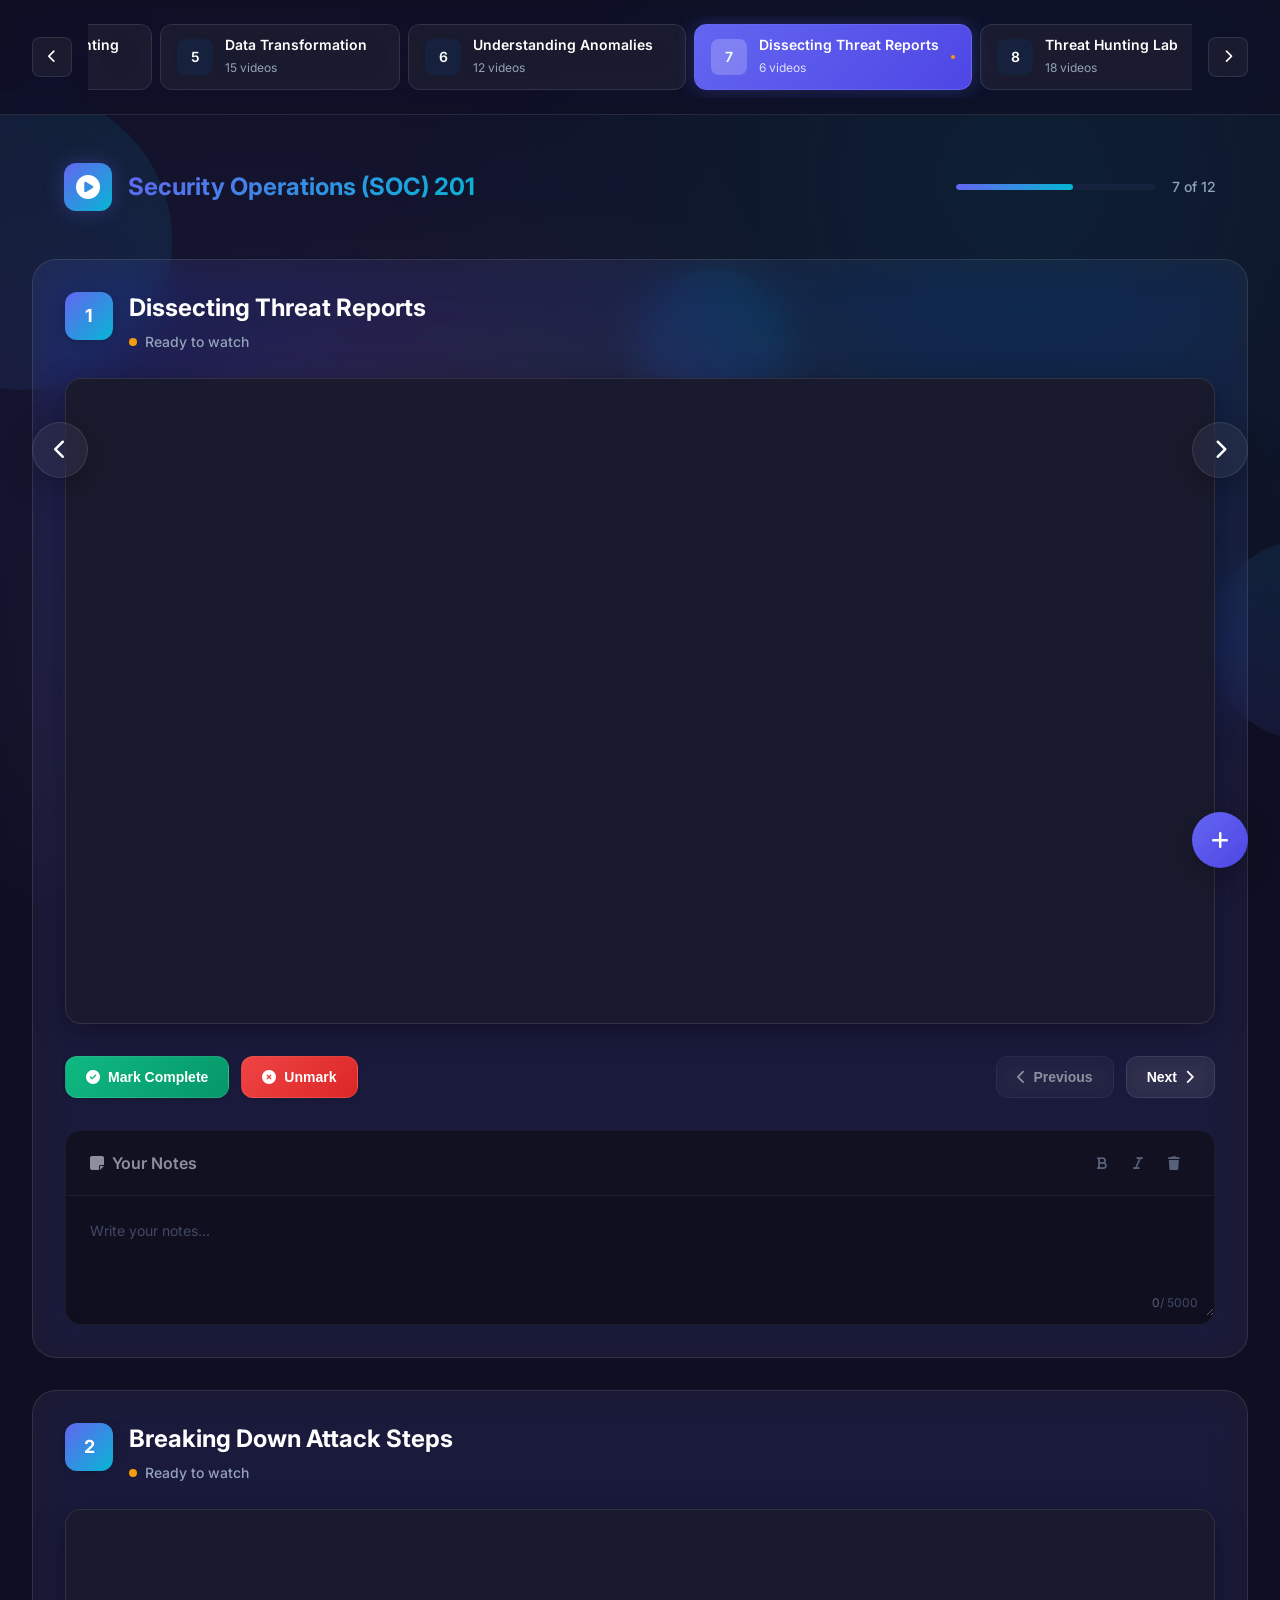
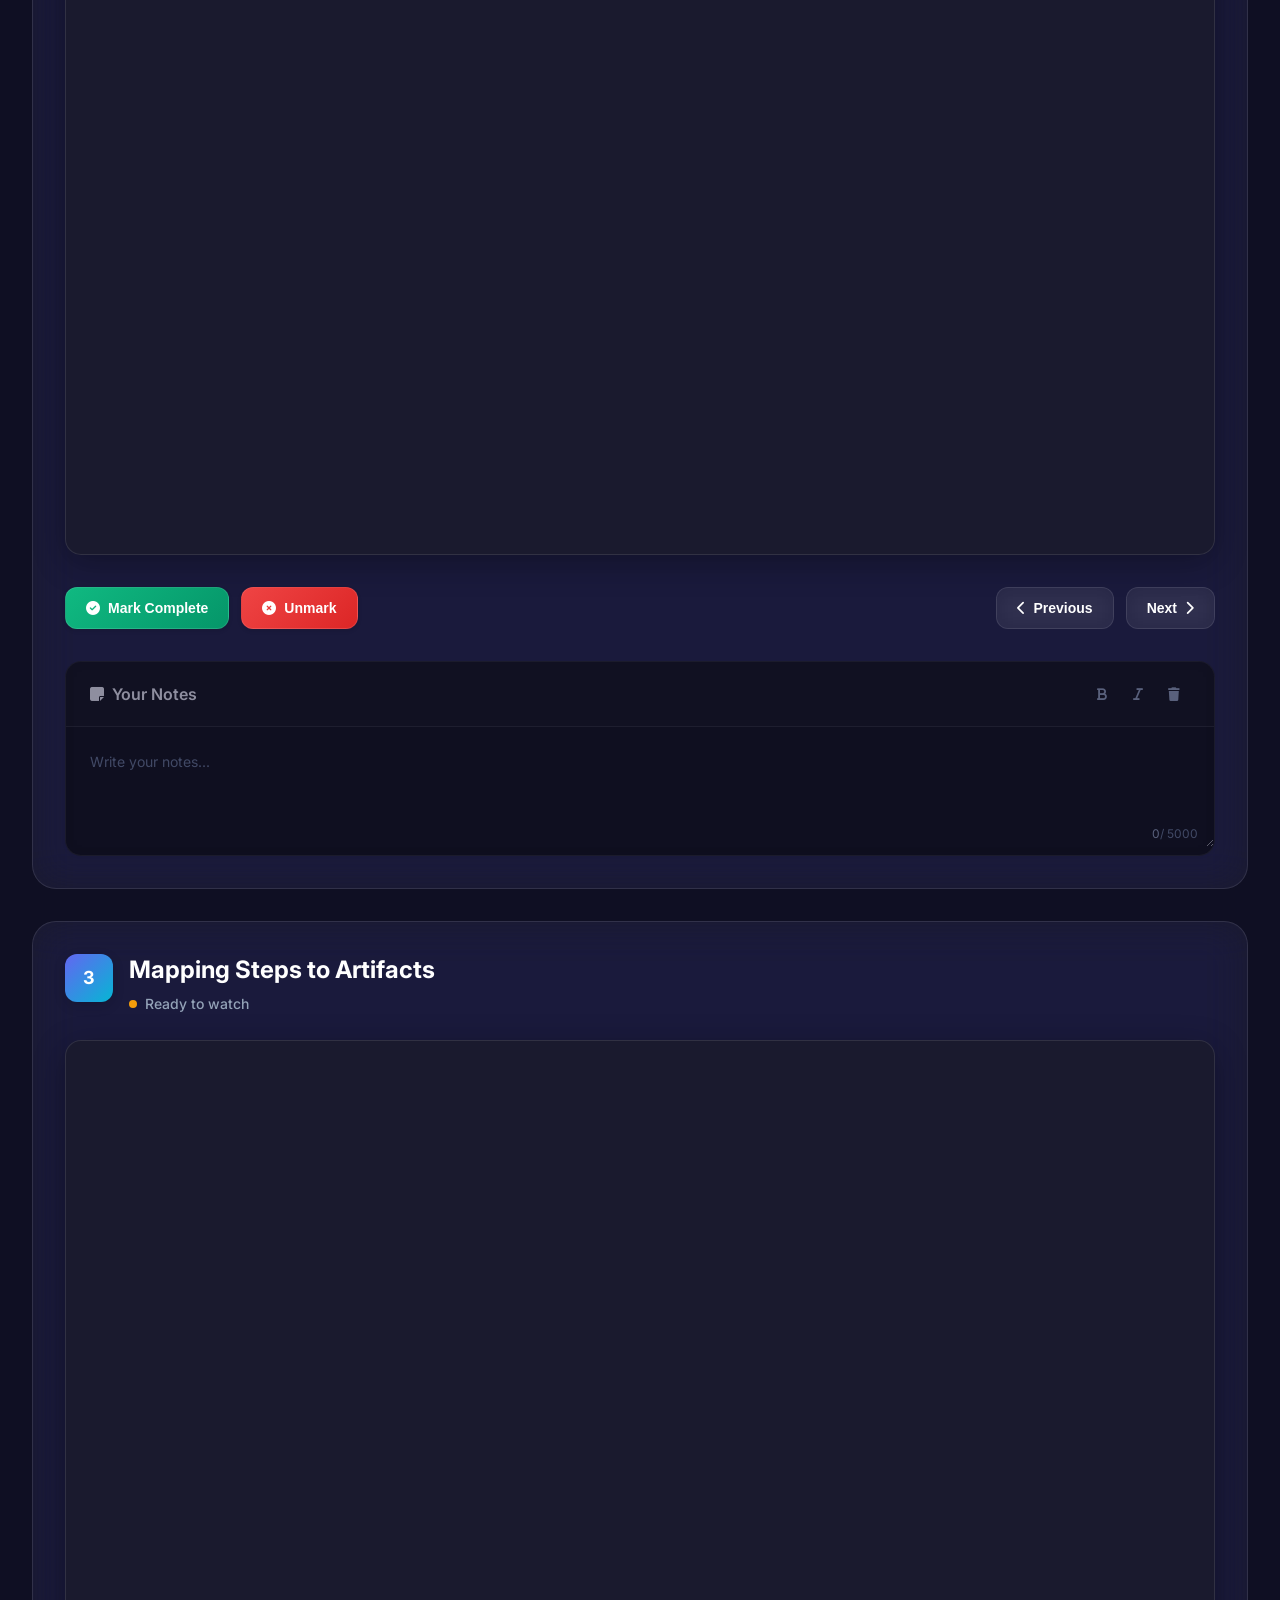
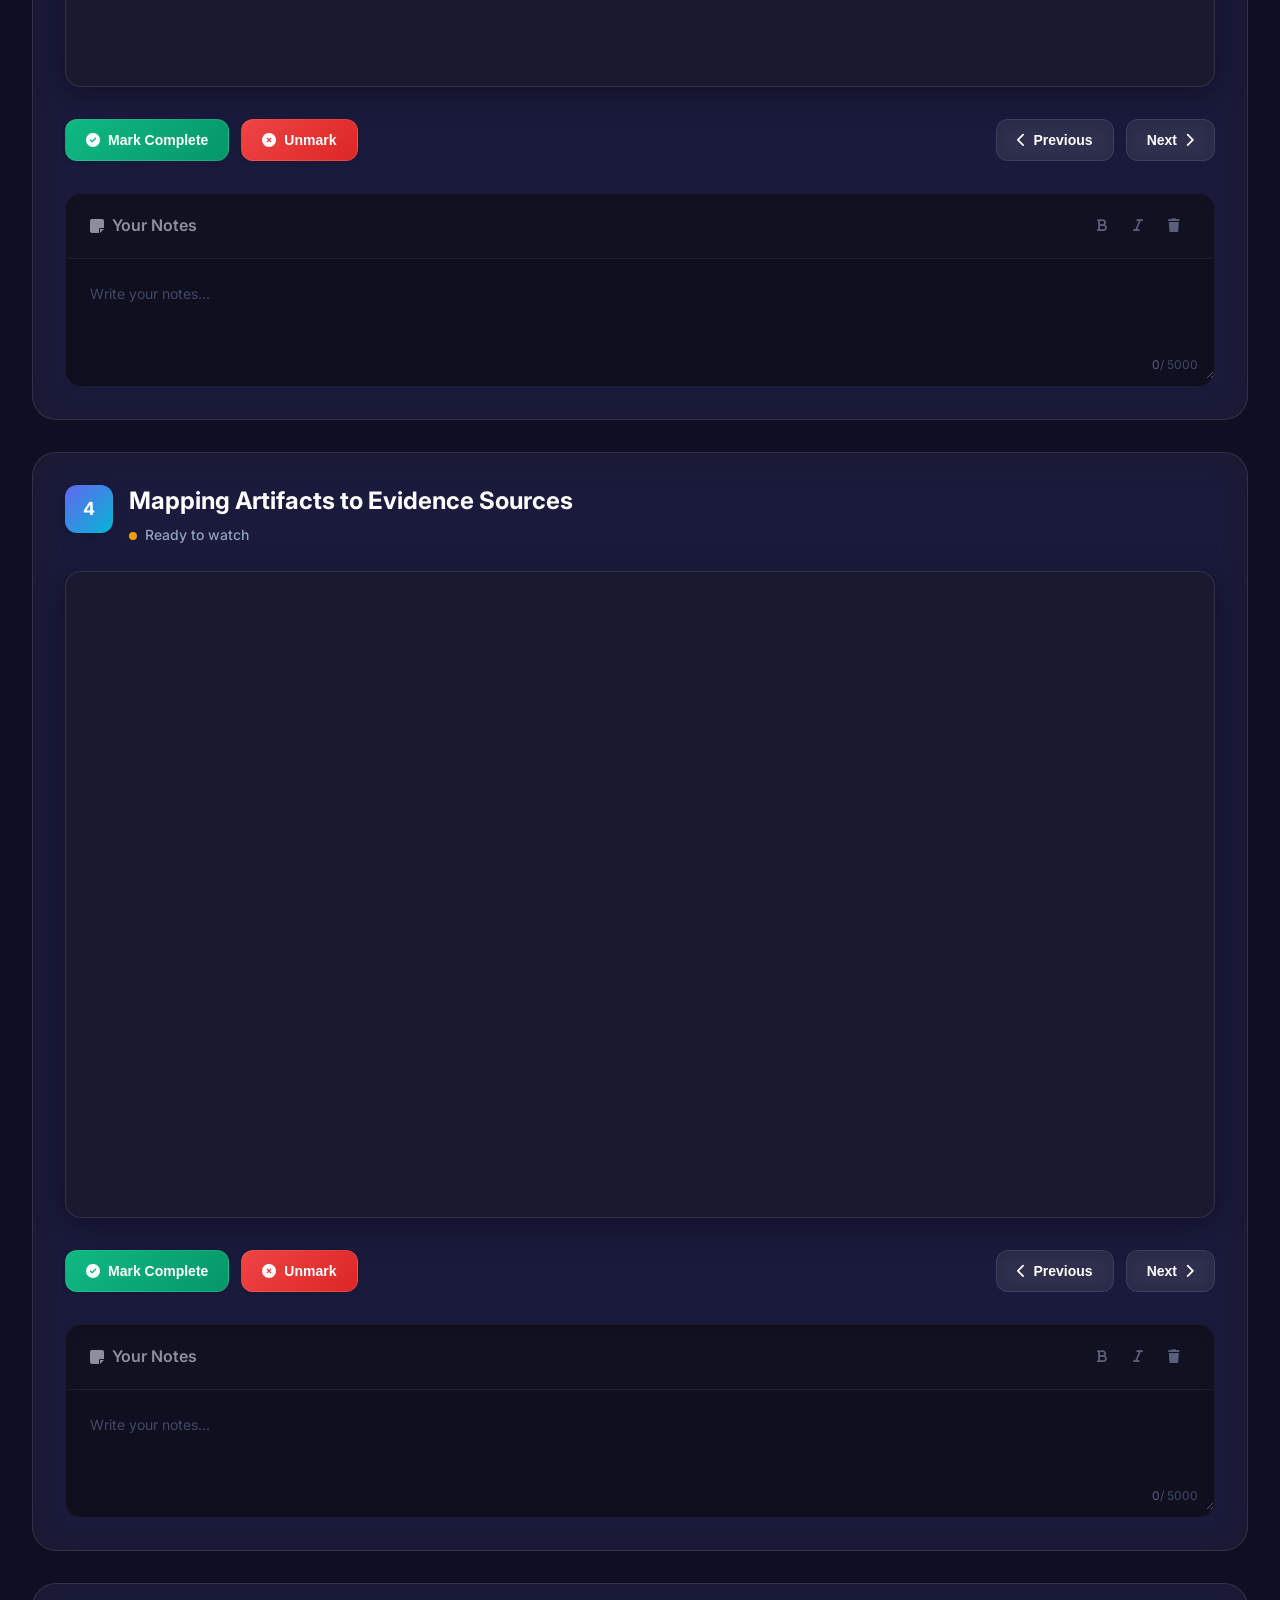
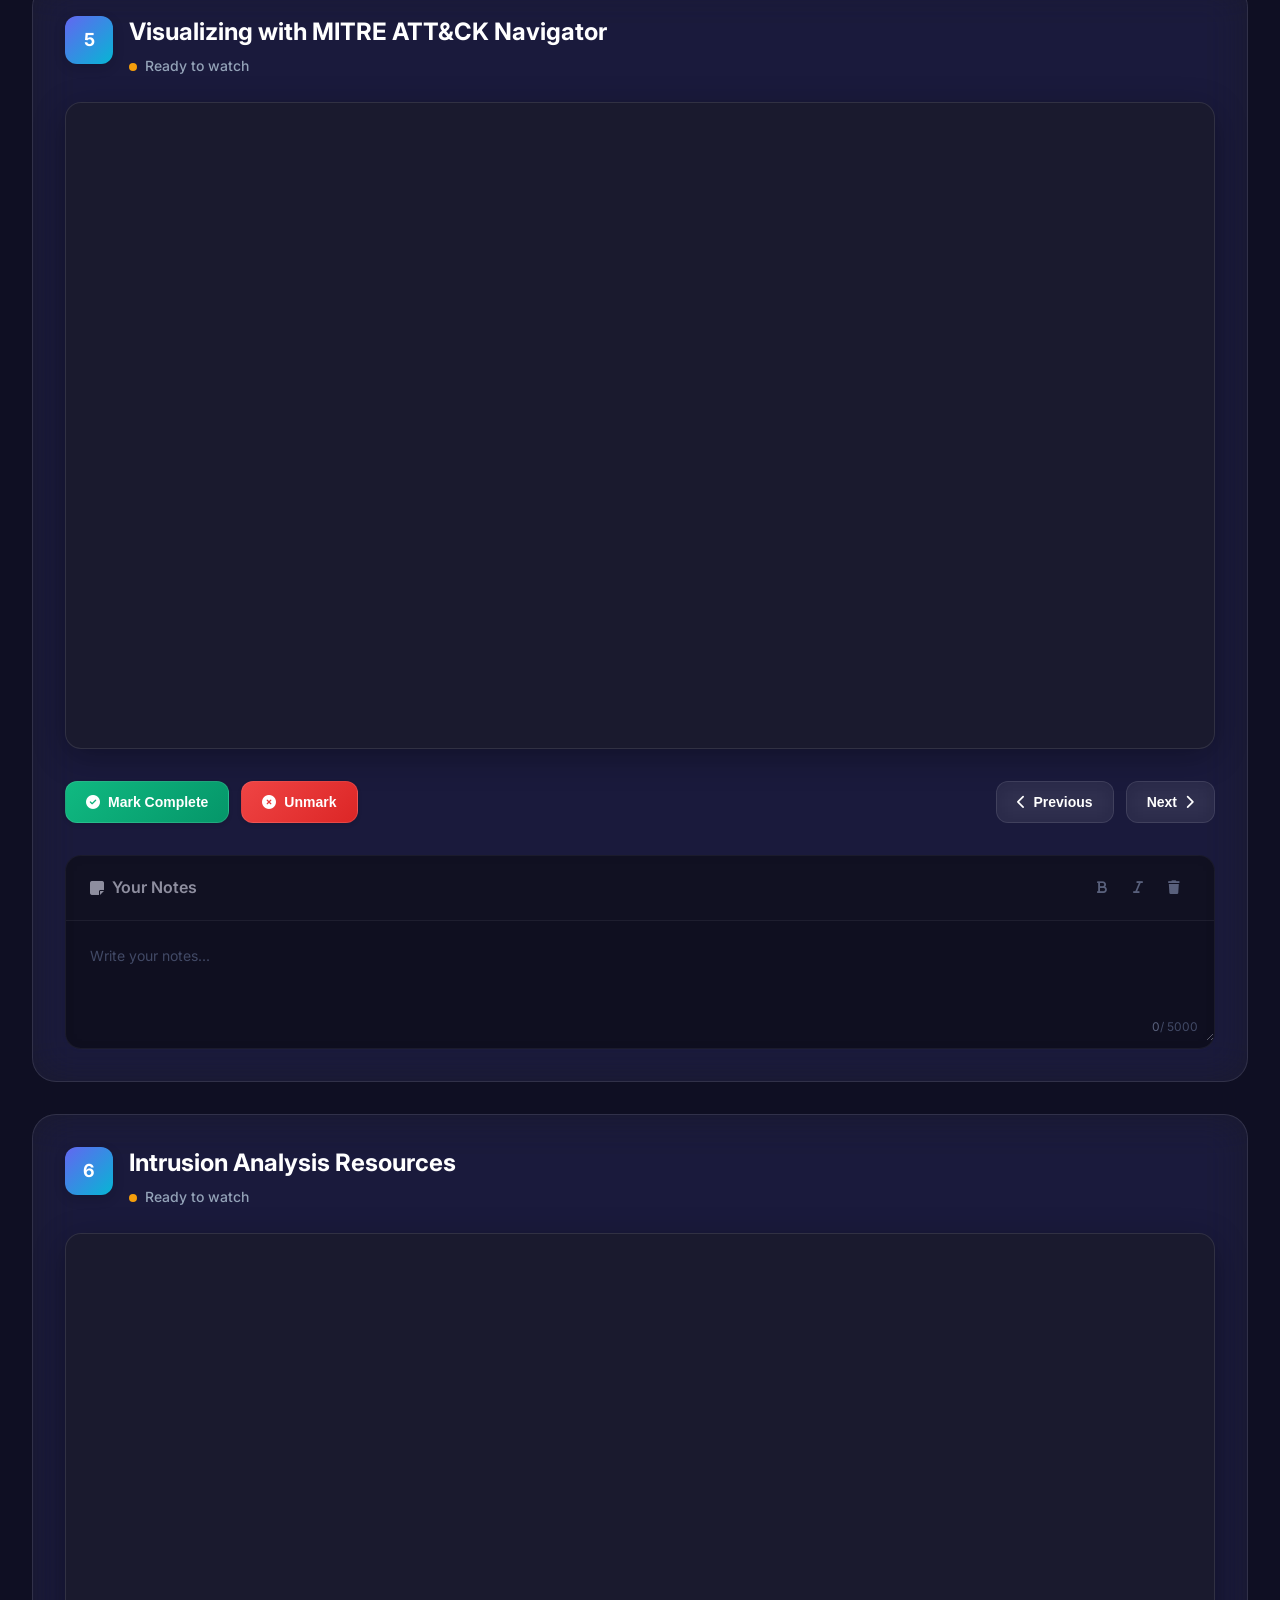
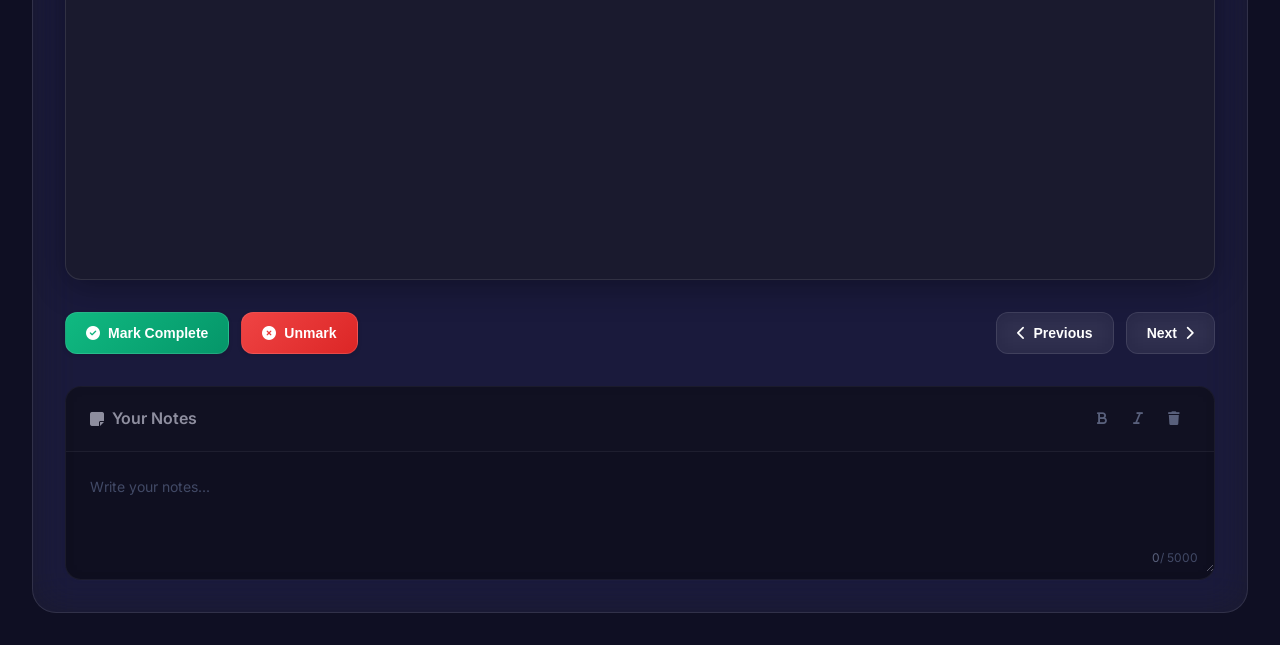
<file: s7.html>
<!DOCTYPE html>
<html lang="en">
<head>
<meta charset="utf-8"/>
<meta content="width=device-width, initial-scale=1.0" name="viewport"/>
<title>Security Operations (SOC) 201</title>
<link href="styles.css" rel="stylesheet"/>
<link href="https://cdnjs.cloudflare.com/ajax/libs/font-awesome/6.4.0/css/all.min.css" rel="stylesheet"/>
<link href="https://fonts.googleapis.com/css2?family=Inter:wght@300;400;500;600;700&amp;display=swap" rel="stylesheet"/>
</head>
<body>
<div class="bg-gradient"></div>
<div class="floating-shapes">
<div class="shape shape-1"></div>
<div class="shape shape-2"></div>
<div class="shape shape-3"></div>
</div>
<header class="glassmorphism-header">
<nav class="modern-nav">
<div class="nav-container">
<button class="nav-scroll-btn left-scroll" id="leftScroll"><i class="fas fa-chevron-left"></i></button>
<ul class="nav-carousel" id="navCarousel">
<li class="nav-item">
<a class="nav-link" href="index.html">
<div class="nav-icon"><span class="nav-number">1</span></div>
<div class="nav-content">
<span class="nav-title">Course Introduction</span>
<span class="nav-subtitle">5 videos</span>
</div>
<div class="nav-indicator"></div>
</a>
</li>
<li class="nav-item">
<a class="nav-link" href="s2.html">
<div class="nav-icon"><span class="nav-number">2</span></div>
<div class="nav-content">
<span class="nav-title">Lab Setup</span>
<span class="nav-subtitle">8 videos</span>
</div>
<div class="nav-indicator"></div>
</a>
</li>
<li class="nav-item">
<a class="nav-link" href="s3.html">
<div class="nav-icon"><span class="nav-number">3</span></div>
<div class="nav-content">
<span class="nav-title">Introduction to Incident Response</span>
<span class="nav-subtitle">10 videos</span>
</div>
<div class="nav-indicator"></div>
</a>
</li>
<li class="nav-item">
<a class="nav-link" href="s4.html">
<div class="nav-icon"><span class="nav-number">4</span></div>
<div class="nav-content">
<span class="nav-title">Introduction to Threat Hunting</span>
<span class="nav-subtitle">13 videos</span>
</div>
<div class="nav-indicator"></div>
</a>
</li>
<li class="nav-item">
<a class="nav-link" href="s5.html">
<div class="nav-icon"><span class="nav-number">5</span></div>
<div class="nav-content">
<span class="nav-title">Data Transformation</span>
<span class="nav-subtitle">15 videos</span>
</div>
<div class="nav-indicator"></div>
</a>
</li>
<li class="nav-item">
<a class="nav-link" href="s6.html">
<div class="nav-icon"><span class="nav-number">6</span></div>
<div class="nav-content">
<span class="nav-title">Understanding Anomalies</span>
<span class="nav-subtitle">12 videos</span>
</div>
<div class="nav-indicator"></div>
</a>
</li>
<li class="nav-item active">
<a class="nav-link" href="s7.html">
<div class="nav-icon"><span class="nav-number">7</span></div>
<div class="nav-content">
<span class="nav-title">Dissecting Threat Reports</span>
<span class="nav-subtitle">6 videos</span>
</div>
<div class="nav-indicator"></div>
</a>
</li>
<li class="nav-item">
<a class="nav-link" href="s8.html">
<div class="nav-icon"><span class="nav-number">8</span></div>
<div class="nav-content">
<span class="nav-title">Threat Hunting Lab</span>
<span class="nav-subtitle">18 videos</span>
</div>
<div class="nav-indicator"></div>
</a>
</li>
<li class="nav-item">
<a class="nav-link" href="s9.html">
<div class="nav-icon"><span class="nav-number">9</span></div>
<div class="nav-content">
<span class="nav-title">Collection at Scale</span>
<span class="nav-subtitle">7 videos</span>
</div>
<div class="nav-indicator"></div>
</a>
</li>
<li class="nav-item">
<a class="nav-link" href="s10.html">
<div class="nav-icon"><span class="nav-number">10</span></div>
<div class="nav-content">
<span class="nav-title">PowerShell 101</span>
<span class="nav-subtitle">10 videos</span>
</div>
<div class="nav-indicator"></div>
</a>
</li>
<li class="nav-item">
<a class="nav-link" href="s11.html">
<div class="nav-icon"><span class="nav-number">11</span></div>
<div class="nav-content">
<span class="nav-title">PowerShell for Incident Response</span>
<span class="nav-subtitle">14 videos</span>
</div>
<div class="nav-indicator"></div>
</a>
</li>
<li class="nav-item">
<a class="nav-link" href="s12.html">
<div class="nav-icon"><span class="nav-number">12</span></div>
<div class="nav-content">
<span class="nav-title">Conclusion</span>
<span class="nav-subtitle">1 videos</span>
</div>
<div class="nav-indicator"></div>
</a>
</li></ul>
<button class="nav-scroll-btn right-scroll" id="rightScroll"><i class="fas fa-chevron-right"></i></button>
</div>
</nav>
</header>
<button class="floating-nav left-nav" onclick="navigate('s6.html')"><i class="fas fa-chevron-left"></i></button>
<button class="floating-nav right-nav" onclick="navigate('s8.html')"><i class="fas fa-chevron-right"></i></button>
<main class="main-container">
<div class="content-wrapper">
<div class="header-content">
<div class="logo-section">
<div class="logo-icon"><i class="fas fa-play-circle"></i></div>
<h1 class="app-title">Security Operations (SOC) 201</h1>
</div>
<div class="progress-indicator">
<div class="progress-bar">
<div class="progress-fill" style="width: 58.333333333333336%"></div>
</div>
<span class="progress-text">7 of 12</span>
</div>
</div>

<section class="video-section glassmorphism" data-video-index="0" id="section64">
<div class="section-header">
<div class="video-info">
<div class="video-badge"><span class="badge-number">1</span></div>
<div class="video-meta">
<!-- CORRECTED TITLE -->
<h2 class="video-title">Dissecting Threat Reports</h2>
<div class="video-status">
<span class="status-dot"></span>
<span class="status-text">Ready to watch</span>
</div>
</div>
</div>
</div>
<div class="video-container modern-player">
<iframe allow="autoplay; fullscreen" allowfullscreen="" class="video-iframe" loading="lazy" src="https://drive.google.com/file/d/1oNBWvkCYqlfsemUW317REZYkY6E6cftp/preview"></iframe>
</div>
<div class="section-actions">
<div class="action-group completion-group">
<button class="action-btn complete-btn" data-section="section64">
<div class="btn-content"><i class="fas fa-check-circle"></i><span>Mark Complete</span></div>
</button>
<button class="action-btn unmark-btn" data-section="section64">
<div class="btn-content"><i class="fas fa-times-circle"></i><span>Unmark</span></div>
</button>
</div>
<div class="action-group navigation-group">
<button class="action-btn nav-btn prev-btn" disabled="" onclick="navigateToSection('prev', 0)">
<div class="btn-content"><i class="fas fa-chevron-left"></i><span>Previous</span></div>
</button>
<button class="action-btn nav-btn next-btn" onclick="navigateToSection('next', 0)">
<div class="btn-content"><span>Next</span><i class="fas fa-chevron-right"></i></div>
</button>
</div>
</div>
<div class="notes-container">
<div class="notes-header">
<div class="notes-title"><i class="fas fa-sticky-note"></i><span>Your Notes</span></div>
<div class="notes-tools">
<button class="tool-btn" id="bold-64" title="Bold"><i class="fas fa-bold"></i></button>
<button class="tool-btn" id="italic-64" title="Italic"><i class="fas fa-italic"></i></button>
<button class="tool-btn" id="clear-64" title="Clear Notes"><i class="fas fa-trash"></i></button>
</div>
</div>
<div class="notes-input-container">
<textarea class="notes-input" data-video-id="64" id="notes64" placeholder="Write your notes..."></textarea>
<div class="notes-counter"><span class="char-count">0</span><span class="char-limit">/ 5000</span></div>
</div>
</div>
</section>

<section class="video-section glassmorphism" data-video-index="1" id="section65">
<div class="section-header">
<div class="video-info">
<div class="video-badge"><span class="badge-number">2</span></div>
<div class="video-meta">
<!-- CORRECTED TITLE -->
<h2 class="video-title">Breaking Down Attack Steps</h2>
<div class="video-status">
<span class="status-dot"></span>
<span class="status-text">Ready to watch</span>
</div>
</div>
</div>
</div>
<div class="video-container modern-player">
<iframe allow="autoplay; fullscreen" allowfullscreen="" class="video-iframe" loading="lazy" src="https://drive.google.com/file/d/1TKk93CnIA38ADcxjakUN2Fje5F3SvXWf/preview"></iframe>
</div>
<div class="section-actions">
<div class="action-group completion-group">
<button class="action-btn complete-btn" data-section="section65">
<div class="btn-content"><i class="fas fa-check-circle"></i><span>Mark Complete</span></div>
</button>
<button class="action-btn unmark-btn" data-section="section65">
<div class="btn-content"><i class="fas fa-times-circle"></i><span>Unmark</span></div>
</button>
</div>
<div class="action-group navigation-group">
<button class="action-btn nav-btn prev-btn" onclick="navigateToSection('prev', 1)">
<div class="btn-content"><i class="fas fa-chevron-left"></i><span>Previous</span></div>
</button>
<button class="action-btn nav-btn next-btn" onclick="navigateToSection('next', 1)">
<div class="btn-content"><span>Next</span><i class="fas fa-chevron-right"></i></div>
</button>
</div>
</div>
<div class="notes-container">
<div class="notes-header">
<div class="notes-title"><i class="fas fa-sticky-note"></i><span>Your Notes</span></div>
<div class="notes-tools">
<button class="tool-btn" id="bold-65" title="Bold"><i class="fas fa-bold"></i></button>
<button class="tool-btn" id="italic-65" title="Italic"><i class="fas fa-italic"></i></button>
<button class="tool-btn" id="clear-65" title="Clear Notes"><i class="fas fa-trash"></i></button>
</div>
</div>
<div class="notes-input-container">
<textarea class="notes-input" data-video-id="65" id="notes65" placeholder="Write your notes..."></textarea>
<div class="notes-counter"><span class="char-count">0</span><span class="char-limit">/ 5000</span></div>
</div>
</div>
</section>

<section class="video-section glassmorphism" data-video-index="2" id="section66">
<div class="section-header">
<div class="video-info">
<div class="video-badge"><span class="badge-number">3</span></div>
<div class="video-meta">
<!-- CORRECTED TITLE -->
<h2 class="video-title">Mapping Steps to Artifacts</h2>
<div class="video-status">
<span class="status-dot"></span>
<span class="status-text">Ready to watch</span>
</div>
</div>
</div>
</div>
<div class="video-container modern-player">
<iframe allow="autoplay; fullscreen" allowfullscreen="" class="video-iframe" loading="lazy" src="https://drive.google.com/file/d/1BkBkqhDopJ-ZWYSgYCo2vePeieciI46k/preview"></iframe>
</div>
<div class="section-actions">
<div class="action-group completion-group">
<button class="action-btn complete-btn" data-section="section66">
<div class="btn-content"><i class="fas fa-check-circle"></i><span>Mark Complete</span></div>
</button>
<button class="action-btn unmark-btn" data-section="section66">
<div class="btn-content"><i class="fas fa-times-circle"></i><span>Unmark</span></div>
</button>
</div>
<div class="action-group navigation-group">
<button class="action-btn nav-btn prev-btn" onclick="navigateToSection('prev', 2)">
<div class="btn-content"><i class="fas fa-chevron-left"></i><span>Previous</span></div>
</button>
<button class="action-btn nav-btn next-btn" onclick="navigateToSection('next', 2)">
<div class="btn-content"><span>Next</span><i class="fas fa-chevron-right"></i></div>
</button>
</div>
</div>
<div class="notes-container">
<div class="notes-header">
<div class="notes-title"><i class="fas fa-sticky-note"></i><span>Your Notes</span></div>
<div class="notes-tools">
<button class="tool-btn" id="bold-66" title="Bold"><i class="fas fa-bold"></i></button>
<button class="tool-btn" id="italic-66" title="Italic"><i class="fas fa-italic"></i></button>
<button class="tool-btn" id="clear-66" title="Clear Notes"><i class="fas fa-trash"></i></button>
</div>
</div>
<div class="notes-input-container">
<textarea class="notes-input" data-video-id="66" id="notes66" placeholder="Write your notes..."></textarea>
<div class="notes-counter"><span class="char-count">0</span><span class="char-limit">/ 5000</span></div>
</div>
</div>
</section>

<section class="video-section glassmorphism" data-video-index="3" id="section67">
<div class="section-header">
<div class="video-info">
<div class="video-badge"><span class="badge-number">4</span></div>
<div class="video-meta">
<!-- CORRECTED TITLE -->
<h2 class="video-title">Mapping Artifacts to Evidence Sources</h2>
<div class="video-status">
<span class="status-dot"></span>
<span class="status-text">Ready to watch</span>
</div>
</div>
</div>
</div>
<div class="video-container modern-player">
<iframe allow="autoplay; fullscreen" allowfullscreen="" class="video-iframe" loading="lazy" src="https://drive.google.com/file/d/199Nk_nAWHX66wCRbkUryz0CyoArNdG8z/preview"></iframe>
</div>
<div class="section-actions">
<div class="action-group completion-group">
<button class="action-btn complete-btn" data-section="section67">
<div class="btn-content"><i class="fas fa-check-circle"></i><span>Mark Complete</span></div>
</button>
<button class="action-btn unmark-btn" data-section="section67">
<div class="btn-content"><i class="fas fa-times-circle"></i><span>Unmark</span></div>
</button>
</div>
<div class="action-group navigation-group">
<button class="action-btn nav-btn prev-btn" onclick="navigateToSection('prev', 3)">
<div class="btn-content"><i class="fas fa-chevron-left"></i><span>Previous</span></div>
</button>
<button class="action-btn nav-btn next-btn" onclick="navigateToSection('next', 3)">
<div class="btn-content"><span>Next</span><i class="fas fa-chevron-right"></i></div>
</button>
</div>
</div>
<div class="notes-container">
<div class="notes-header">
<div class="notes-title"><i class="fas fa-sticky-note"></i><span>Your Notes</span></div>
<div class="notes-tools">
<button class="tool-btn" id="bold-67" title="Bold"><i class="fas fa-bold"></i></button>
<button class="tool-btn" id="italic-67" title="Italic"><i class="fas fa-italic"></i></button>
<button class="tool-btn" id="clear-67" title="Clear Notes"><i class="fas fa-trash"></i></button>
</div>
</div>
<div class="notes-input-container">
<textarea class="notes-input" data-video-id="67" id="notes67" placeholder="Write your notes..."></textarea>
<div class="notes-counter"><span class="char-count">0</span><span class="char-limit">/ 5000</span></div>
</div>
</div>
</section>

<section class="video-section glassmorphism" data-video-index="4" id="section68">
<div class="section-header">
<div class="video-info">
<div class="video-badge"><span class="badge-number">5</span></div>
<div class="video-meta">
<!-- CORRECTED TITLE -->
<h2 class="video-title">Visualizing with MITRE ATT&CK Navigator</h2>
<div class="video-status">
<span class="status-dot"></span>
<span class="status-text">Ready to watch</span>
</div>
</div>
</div>
</div>
<div class="video-container modern-player">
<iframe allow="autoplay; fullscreen" allowfullscreen="" class="video-iframe" loading="lazy" src="https://drive.google.com/file/d/1MP2FlhwpmpOoCWqS1_e7o_ty2ZGHdSzn/preview"></iframe>
</div>
<div class="section-actions">
<div class="action-group completion-group">
<button class="action-btn complete-btn" data-section="section68">
<div class="btn-content"><i class="fas fa-check-circle"></i><span>Mark Complete</span></div>
</button>
<button class="action-btn unmark-btn" data-section="section68">
<div class="btn-content"><i class="fas fa-times-circle"></i><span>Unmark</span></div>
</button>
</div>
<div class="action-group navigation-group">
<button class="action-btn nav-btn prev-btn" onclick="navigateToSection('prev', 4)">
<div class="btn-content"><i class="fas fa-chevron-left"></i><span>Previous</span></div>
</button>
<button class="action-btn nav-btn next-btn" onclick="navigateToSection('next', 4)">
<div class="btn-content"><span>Next</span><i class="fas fa-chevron-right"></i></div>
</button>
</div>
</div>
<div class="notes-container">
<div class="notes-header">
<div class="notes-title"><i class="fas fa-sticky-note"></i><span>Your Notes</span></div>
<div class="notes-tools">
<button class="tool-btn" id="bold-68" title="Bold"><i class="fas fa-bold"></i></button>
<button class="tool-btn" id="italic-68" title="Italic"><i class="fas fa-italic"></i></button>
<button class="tool-btn" id="clear-68" title="Clear Notes"><i class="fas fa-trash"></i></button>
</div>
</div>
<div class="notes-input-container">
<textarea class="notes-input" data-video-id="68" id="notes68" placeholder="Write your notes..."></textarea>
<div class="notes-counter"><span class="char-count">0</span><span class="char-limit">/ 5000</span></div>
</div>
</div>
</section>

<section class="video-section glassmorphism" data-video-index="5" id="section69">
<div class="section-header">
<div class="video-info">
<div class="video-badge"><span class="badge-number">6</span></div>
<div class="video-meta">
<!-- CORRECTED TITLE -->
<h2 class="video-title">Intrusion Analysis Resources</h2>
<div class="video-status">
<span class="status-dot"></span>
<span class="status-text">Ready to watch</span>
</div>
</div>
</div>
</div>
<div class="video-container modern-player">
<iframe allow="autoplay; fullscreen" allowfullscreen="" class="video-iframe" loading="lazy" src="https://drive.google.com/file/d/1bG3_CvbYRAtXilcCY9xYOoN9LcnlEi6v/preview"></iframe>
</div>
<div class="section-actions">
<div class="action-group completion-group">
<button class="action-btn complete-btn" data-section="section69">
<div class="btn-content"><i class="fas fa-check-circle"></i><span>Mark Complete</span></div>
</button>
<button class="action-btn unmark-btn" data-section="section69">
<div class="btn-content"><i class="fas fa-times-circle"></i><span>Unmark</span></div>
</button>
</div>
<div class="action-group navigation-group">
<button class="action-btn nav-btn prev-btn" onclick="navigateToSection('prev', 5)">
<div class="btn-content"><i class="fas fa-chevron-left"></i><span>Previous</span></div>
</button>
<button class="action-btn nav-btn next-btn" onclick="navigateToSection('next', 5)">
<div class="btn-content"><span>Next</span><i class="fas fa-chevron-right"></i></div>
</button>
</div>
</div>
<div class="notes-container">
<div class="notes-header">
<div class="notes-title"><i class="fas fa-sticky-note"></i><span>Your Notes</span></div>
<div class="notes-tools">
<button class="tool-btn" id="bold-69" title="Bold"><i class="fas fa-bold"></i></button>
<button class="tool-btn" id="italic-69" title="Italic"><i class="fas fa-italic"></i></button>
<button class="tool-btn" id="clear-69" title="Clear Notes"><i class="fas fa-trash"></i></button>
</div>
</div>
<div class="notes-input-container">
<textarea class="notes-input" data-video-id="69" id="notes69" placeholder="Write your notes..."></textarea>
<div class="notes-counter"><span class="char-count">0</span><span class="char-limit">/ 5000</span></div>
</div>
</div>
</section>
</div>
</main>
<div class="fab-container">
<div class="fab-menu">
<button class="fab main-fab" id="mainFab"><i class="fas fa-plus"></i></button>
<div class="fab-options">
<button class="fab option-fab" id="exportButton" title="Export Progress"><i class="fas fa-download"></i></button>
<button class="fab option-fab" id="importDataButton" title="Import Progress"><i class="fas fa-upload"></i></button>
<button class="fab option-fab home-fab" onclick="window.location.href='https://brahimsaa.github.io/all';" title="Home"><i class="fas fa-home"></i></button>
</div>
</div>
</div>
<input accept=".json" id="importButton" style="display: none;" type="file"/>
<div class="loading-overlay" id="loadingOverlay">
<div class="loading-spinner">
<div class="spinner"></div>
<p>Loading content...</p>
</div>
</div>
<script src="script.js"></script>
</body>
</html>
</file>
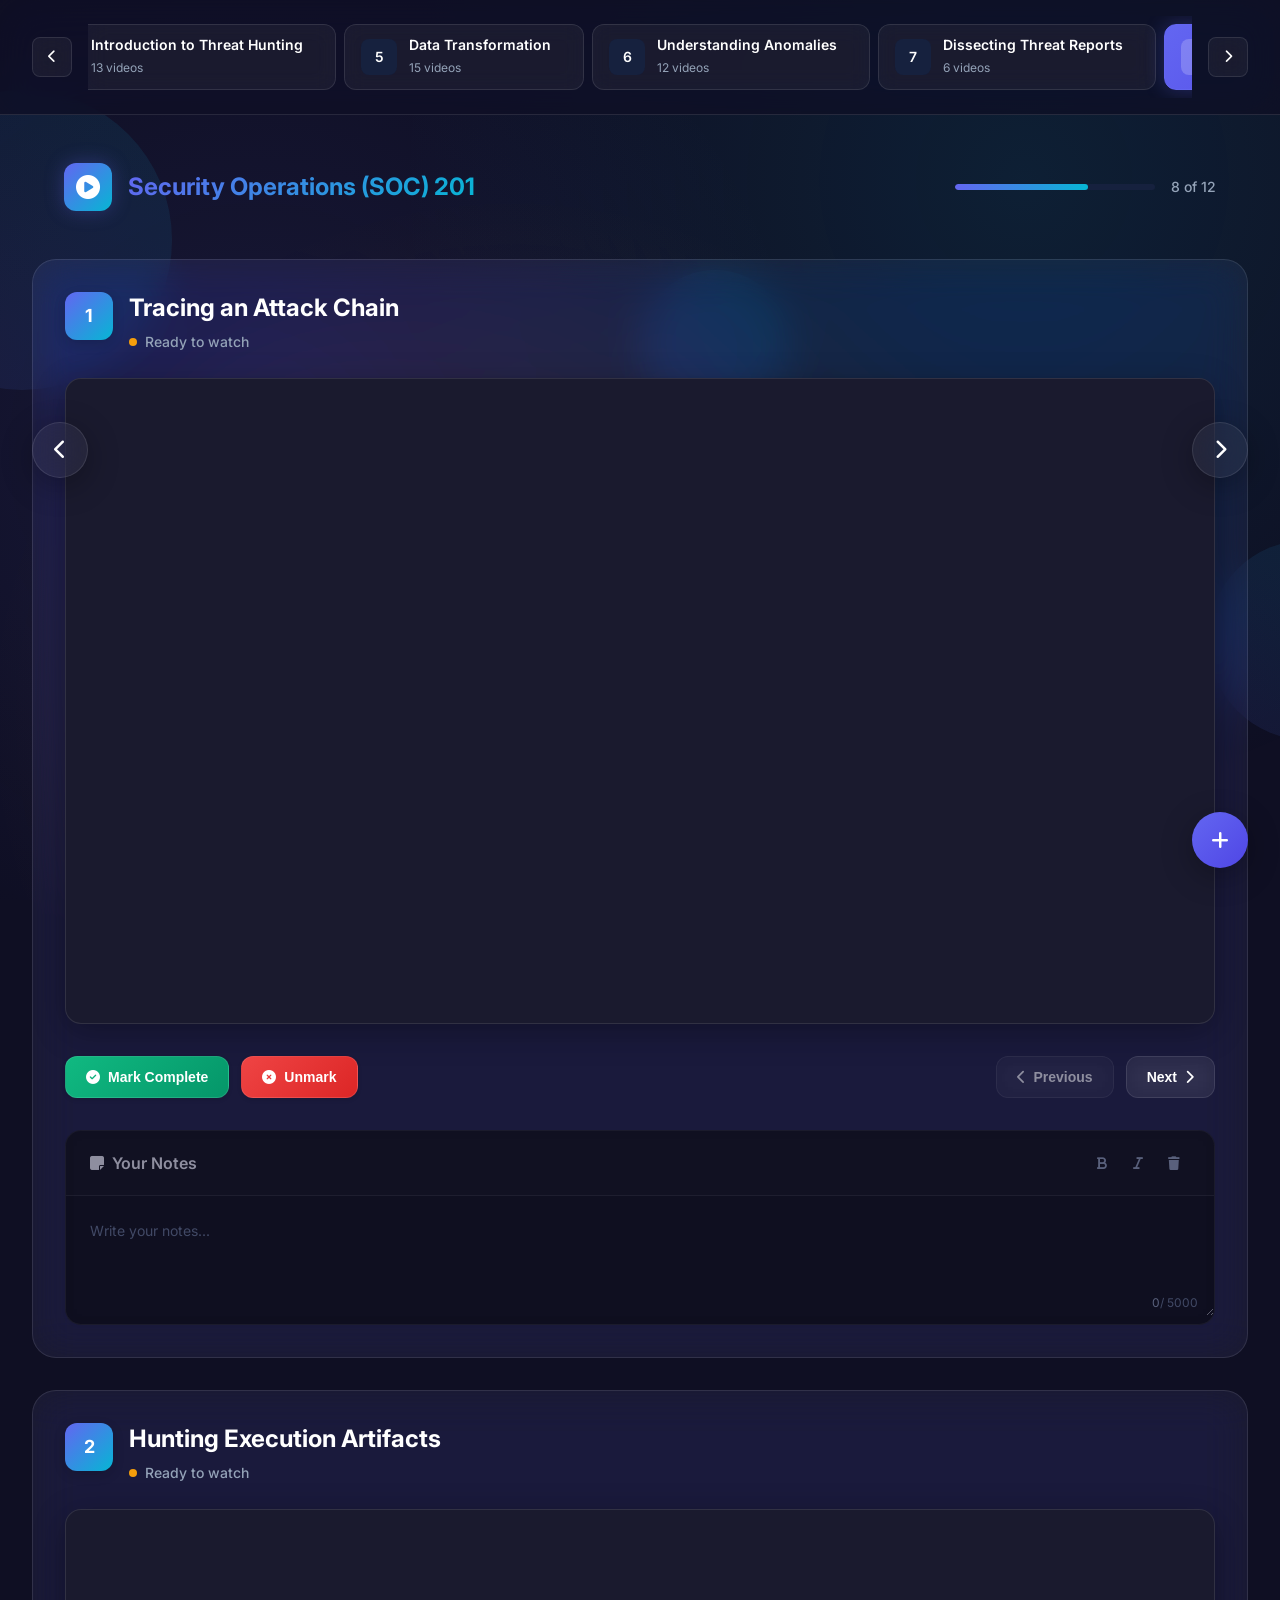
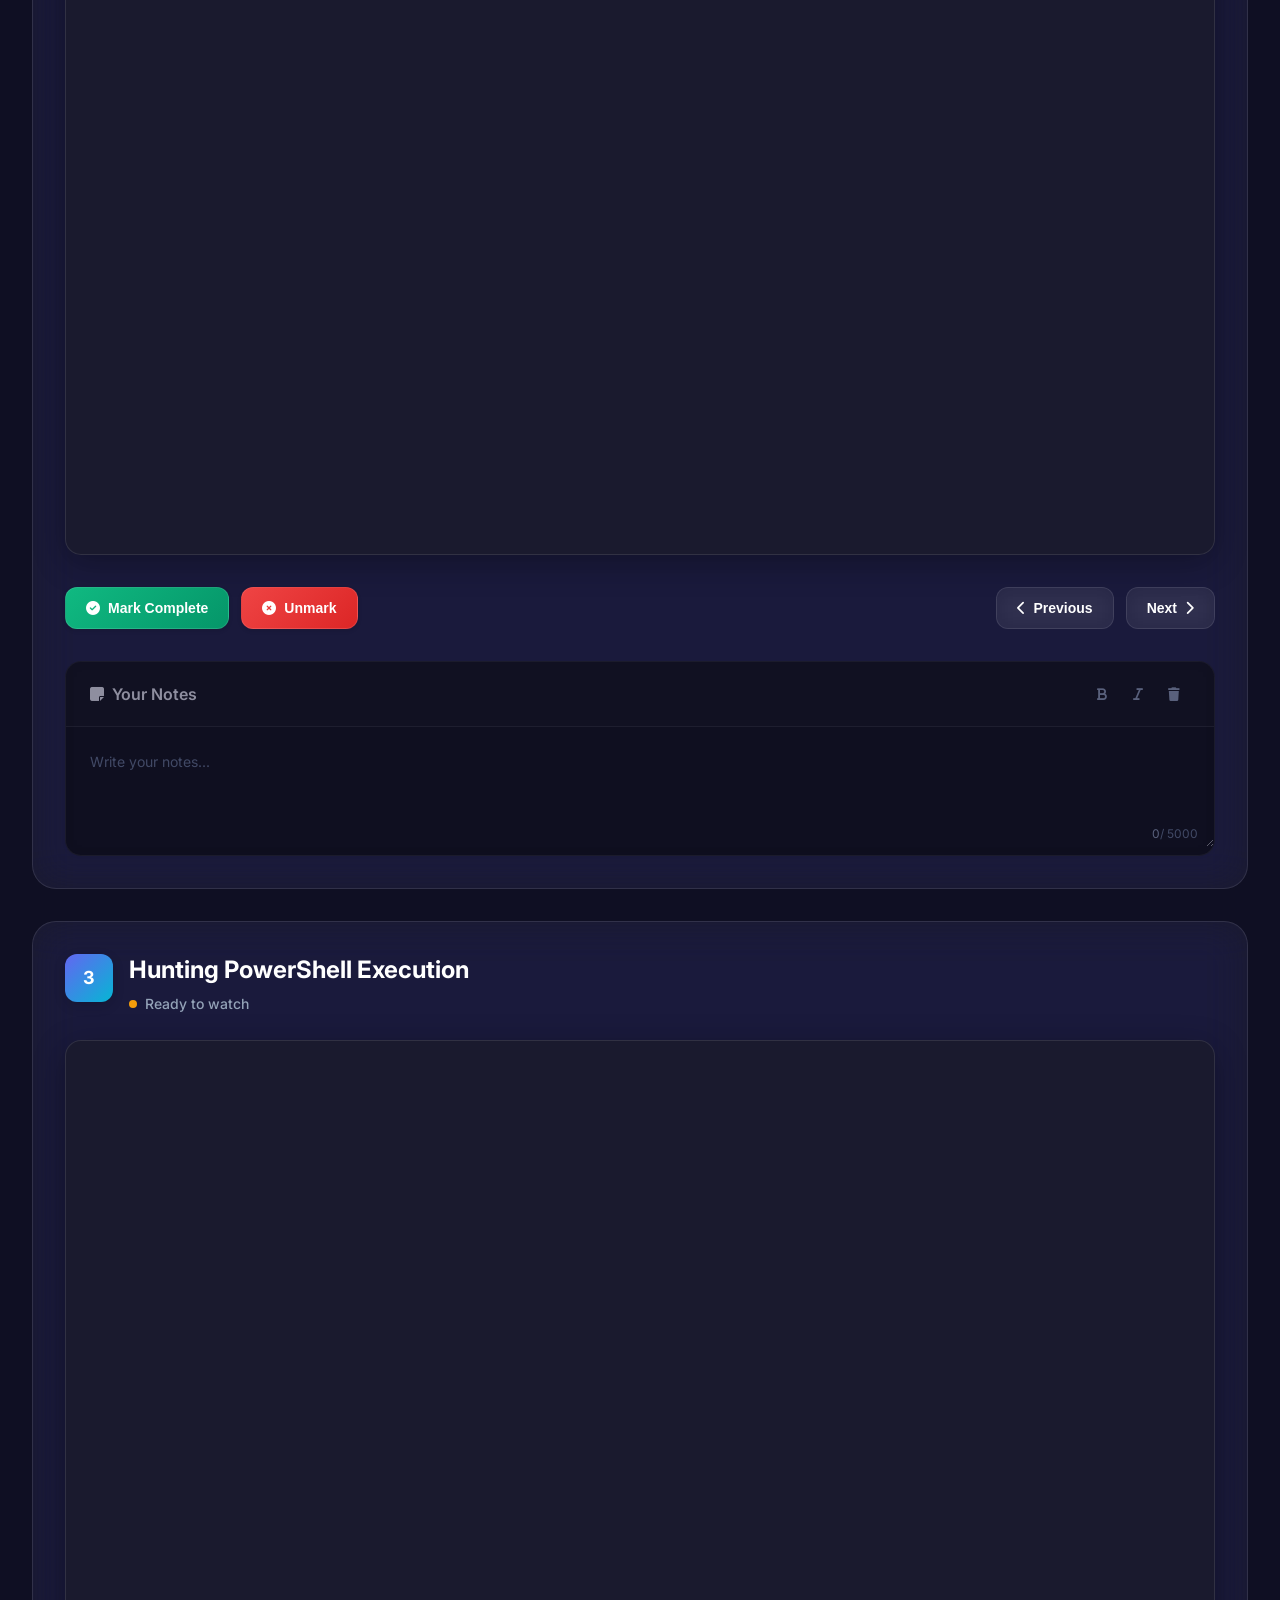
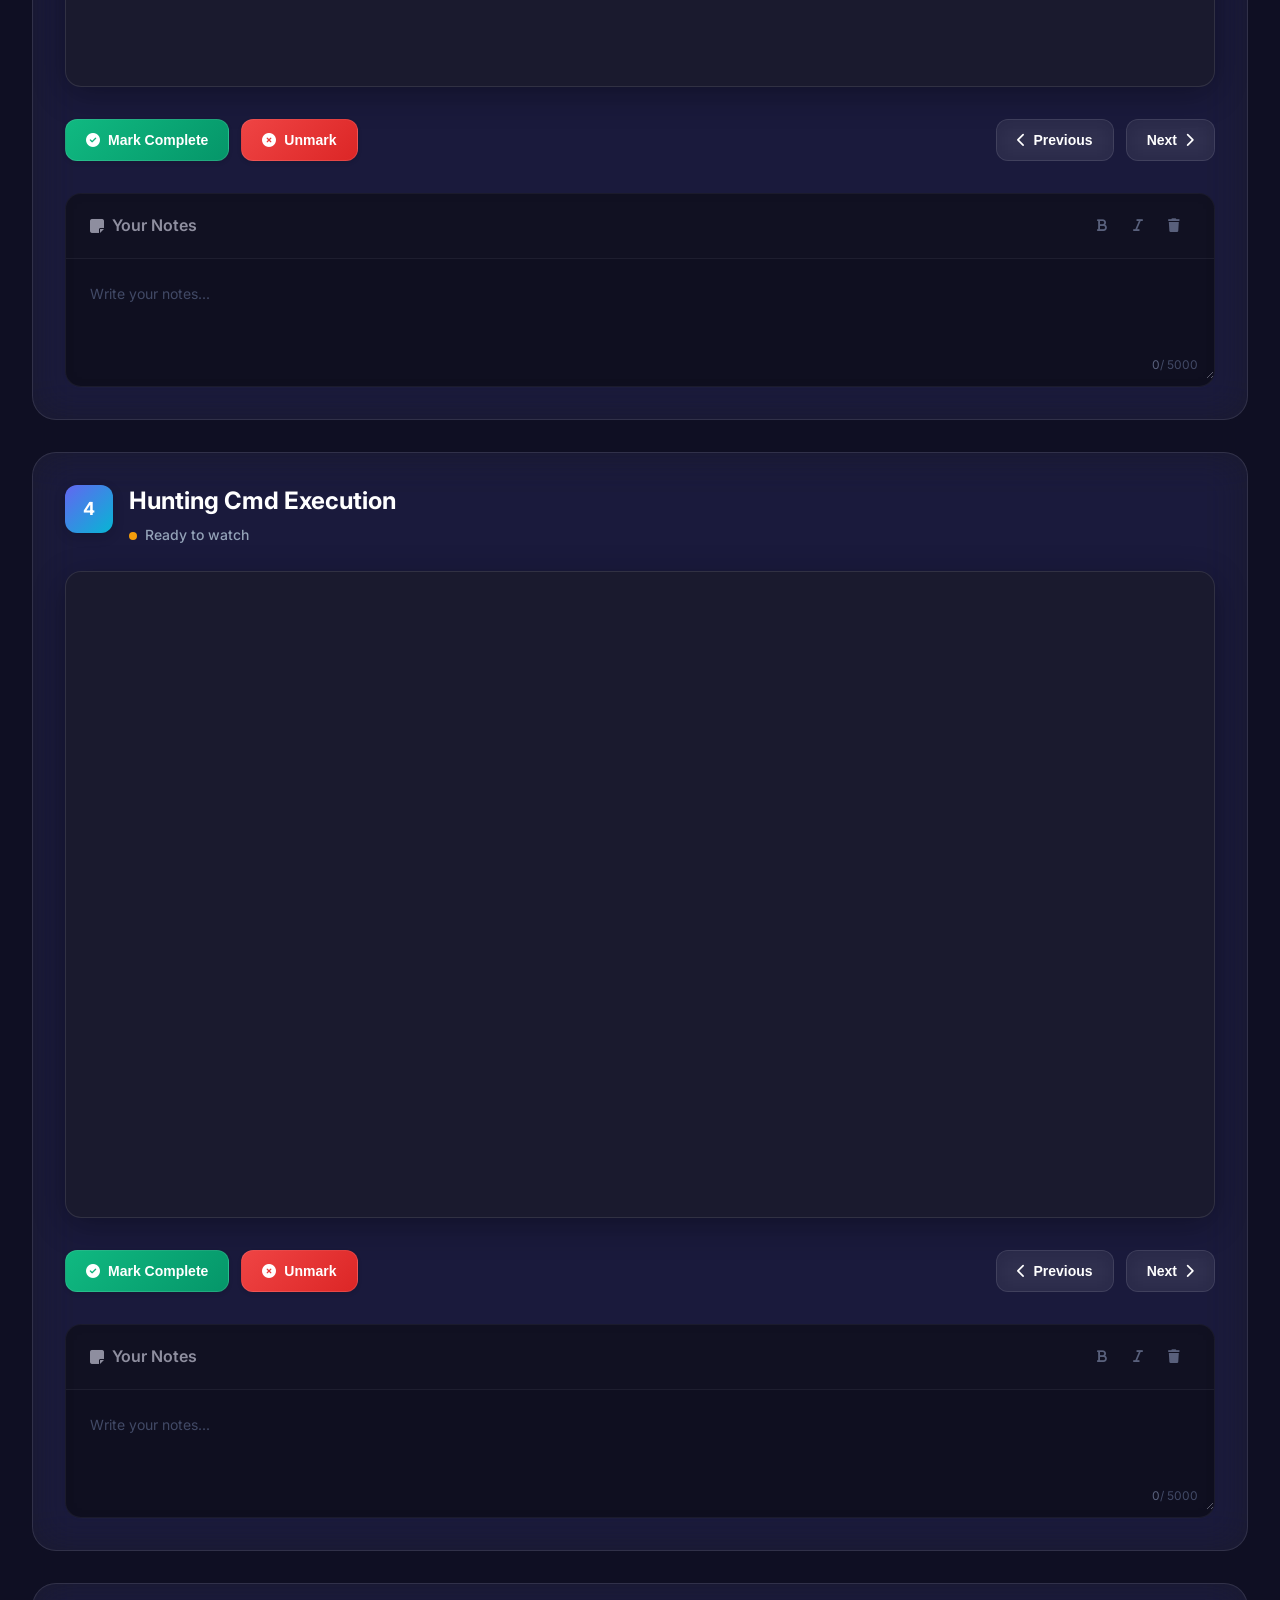
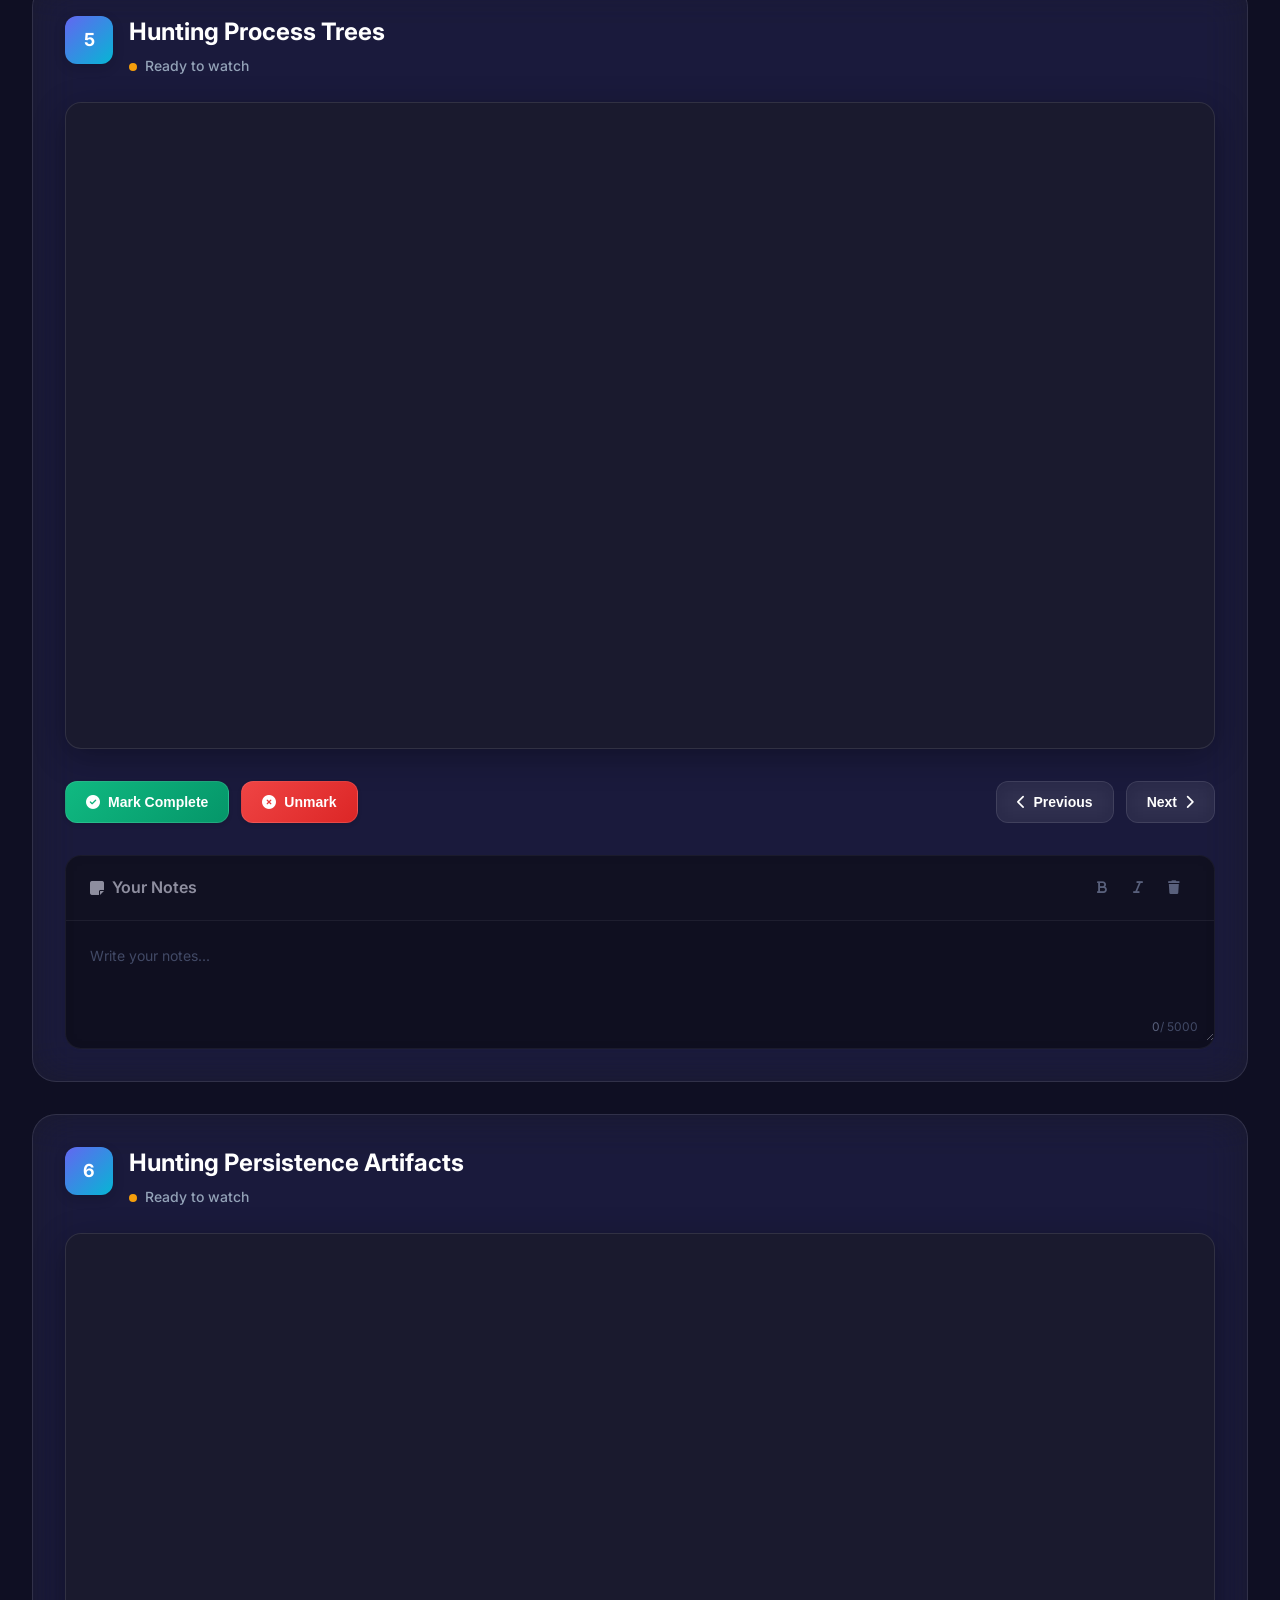
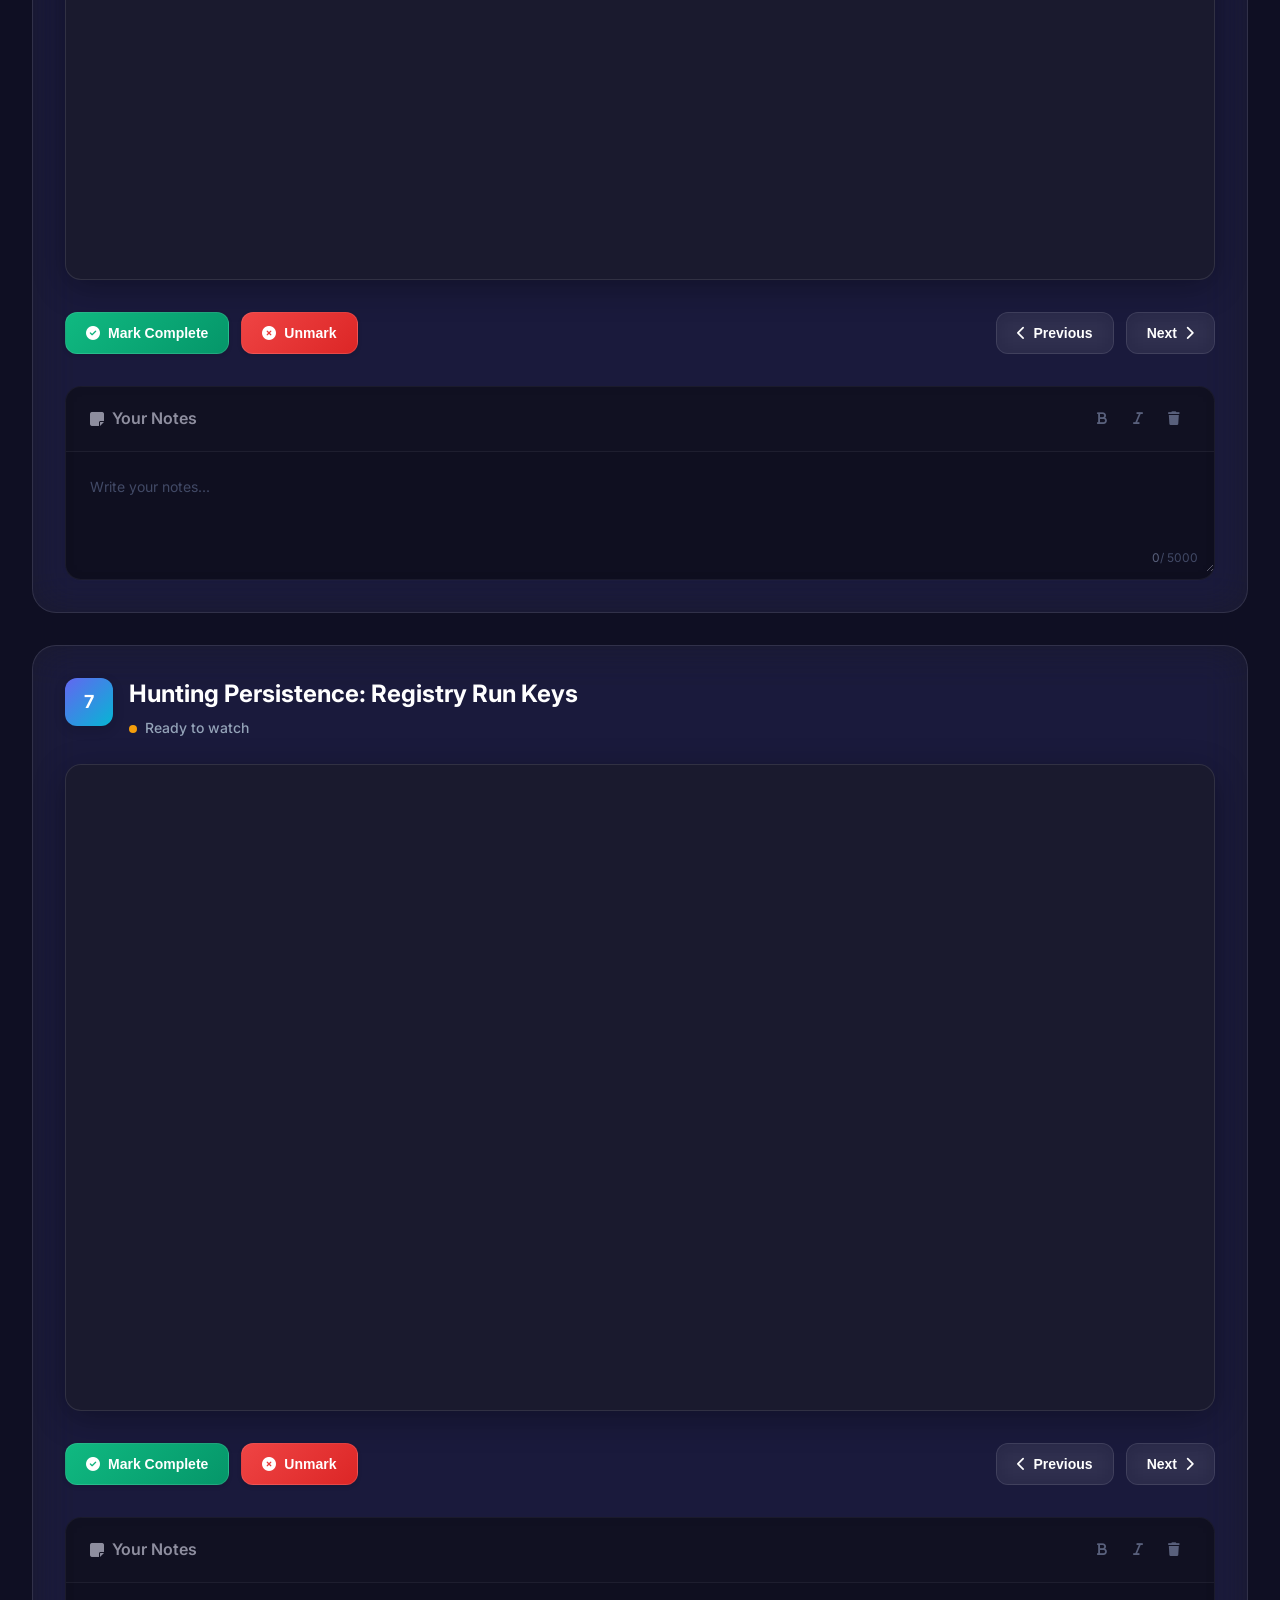
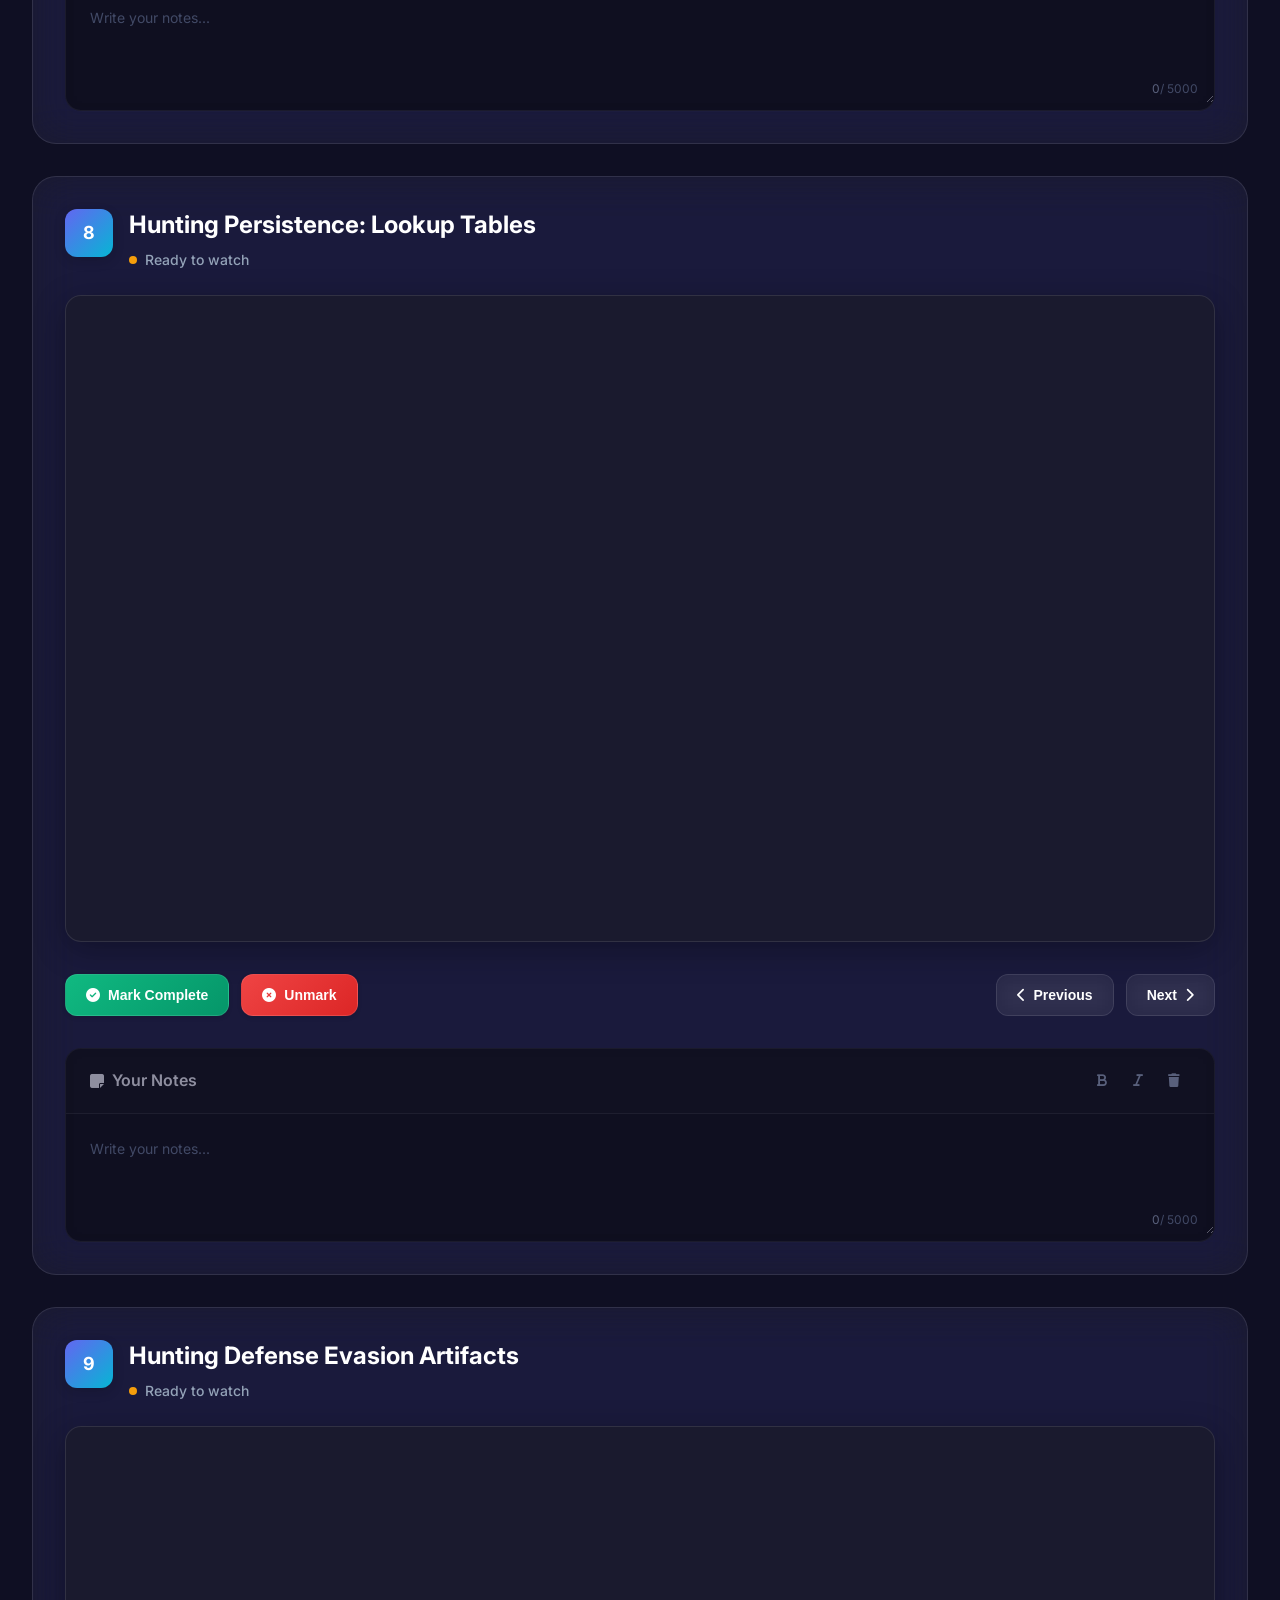
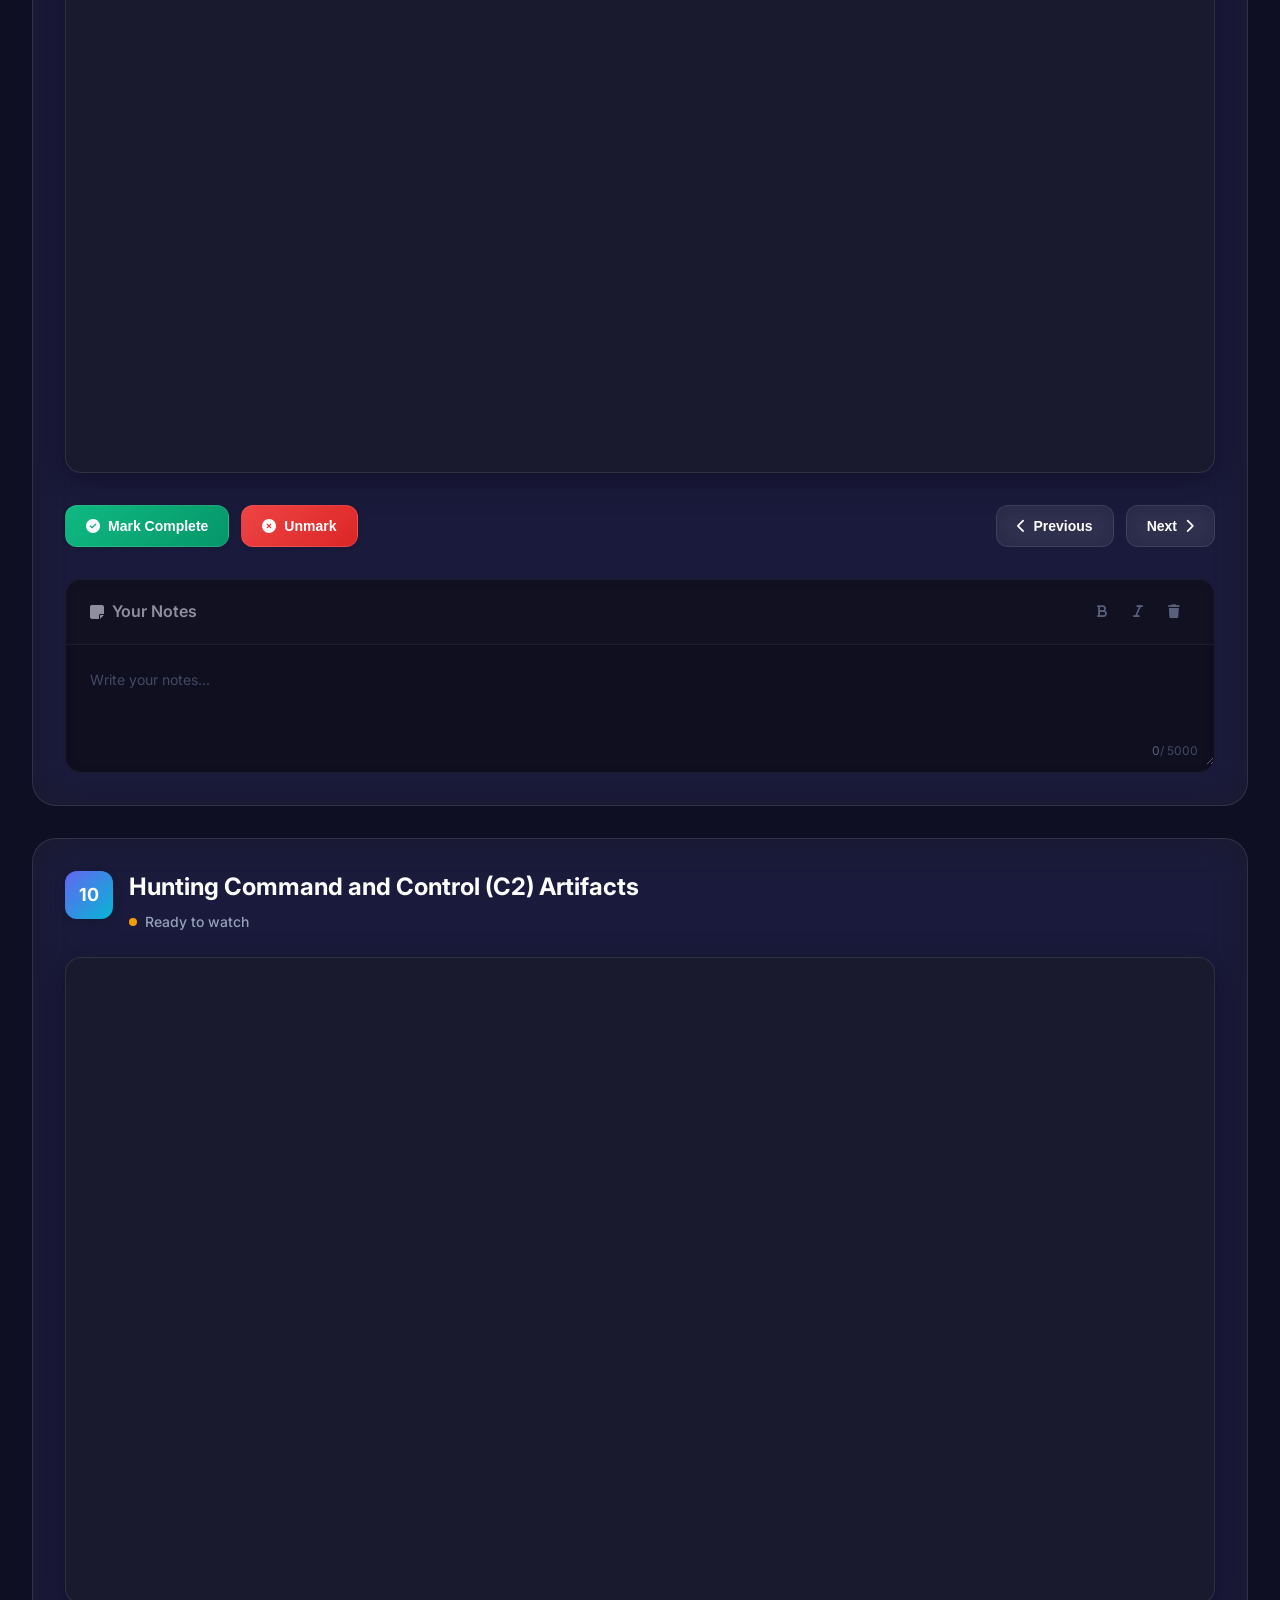
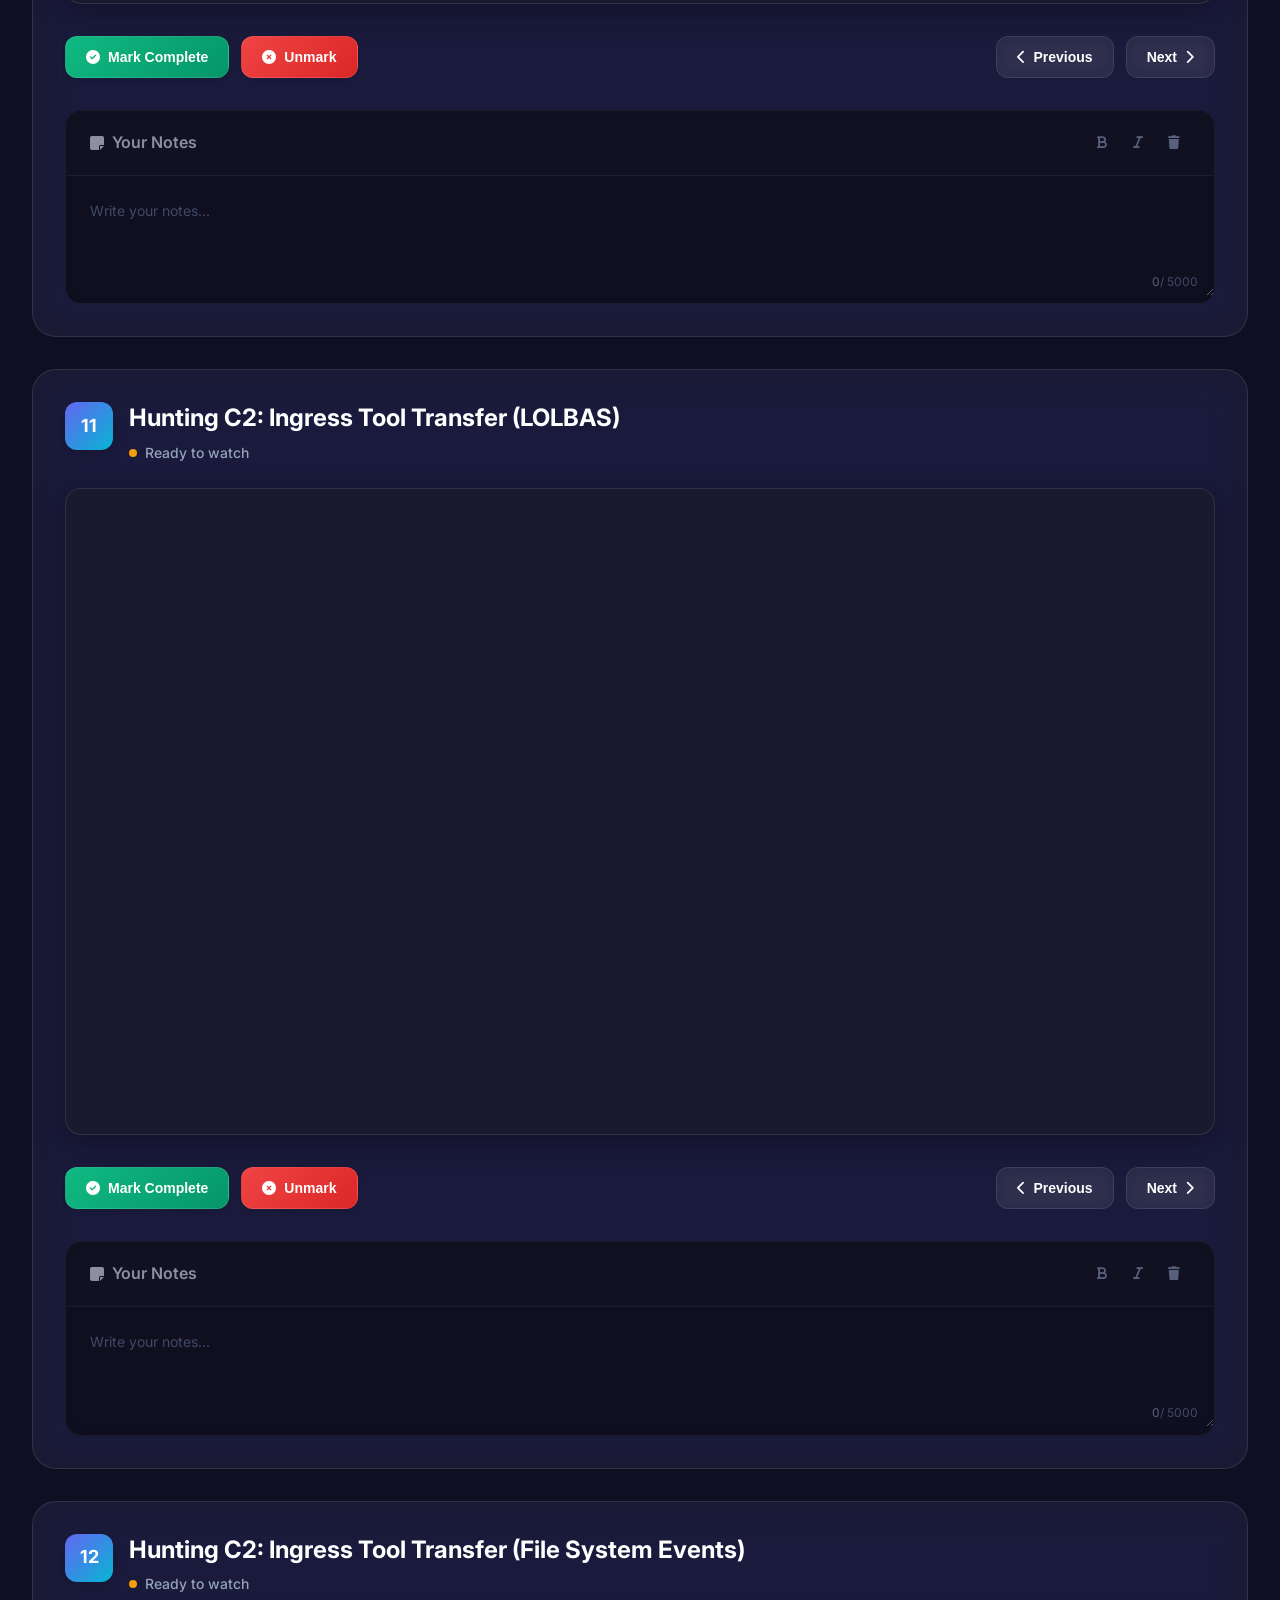
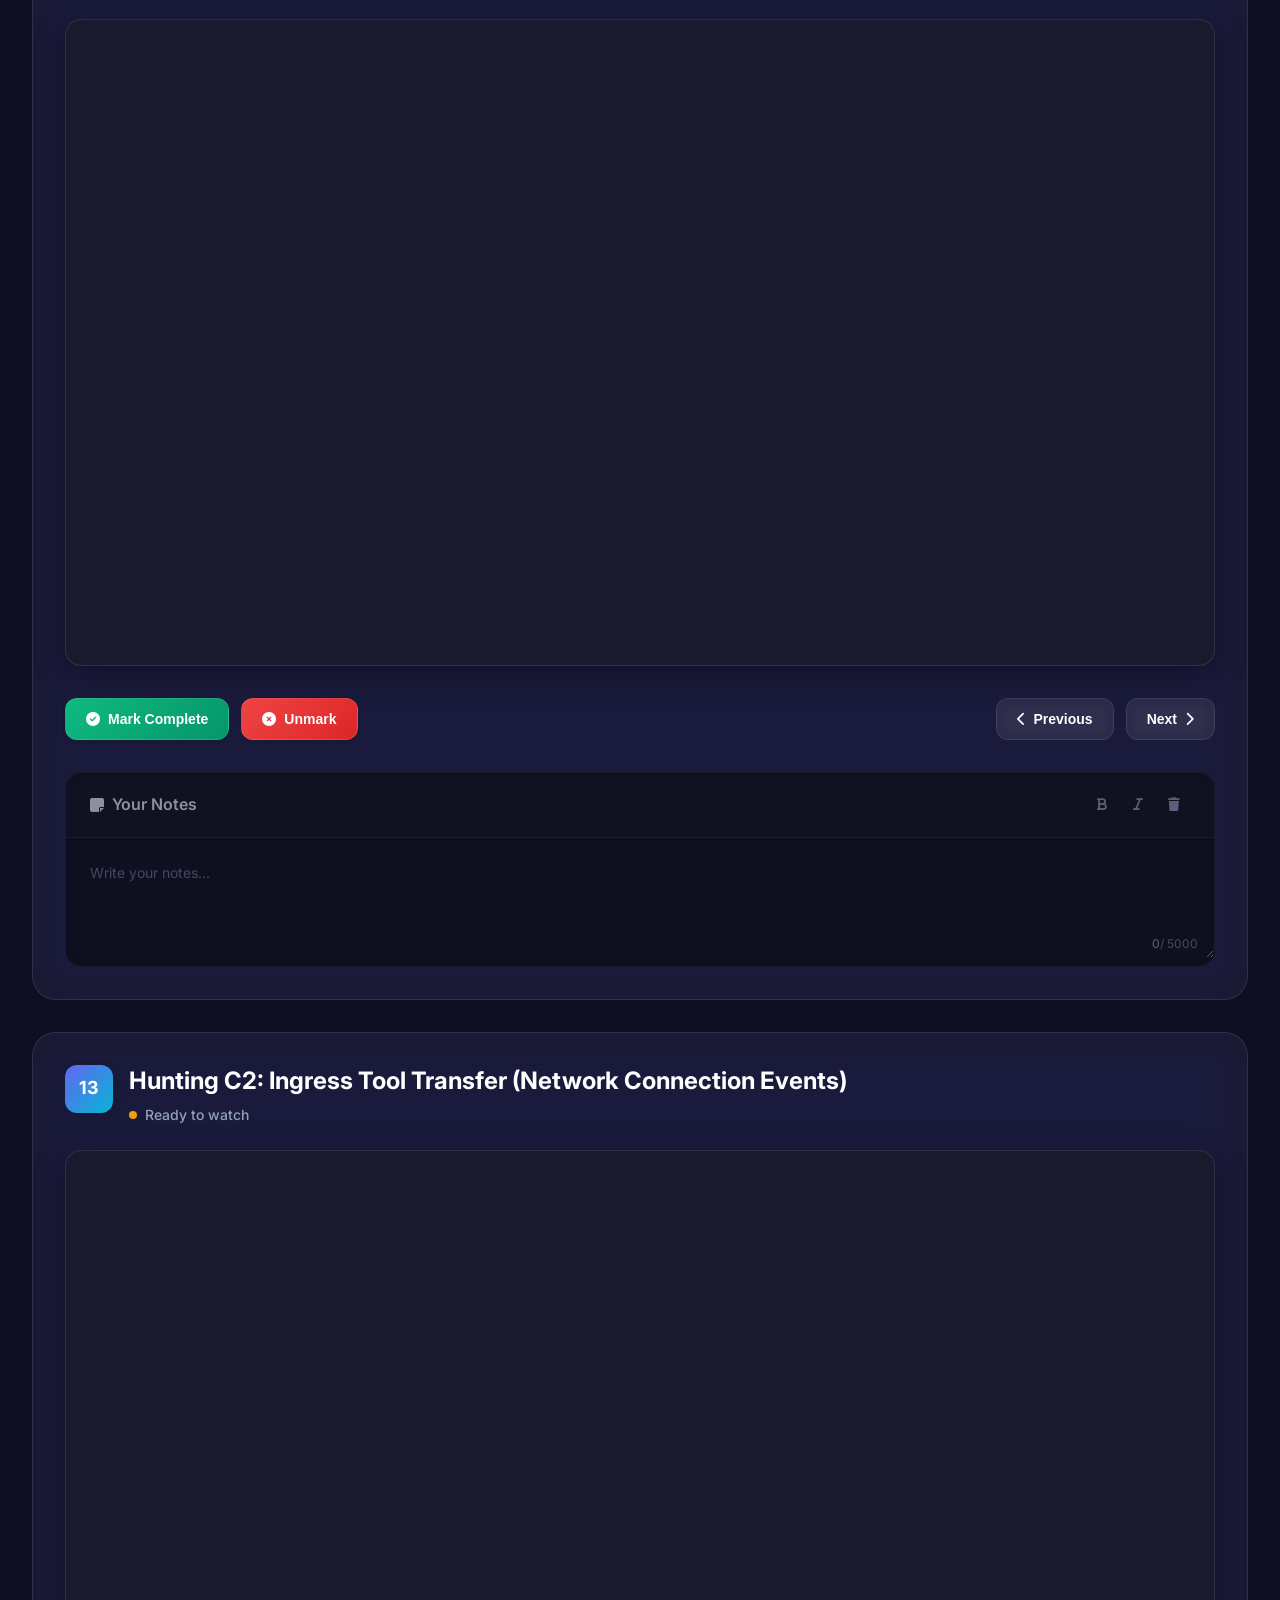
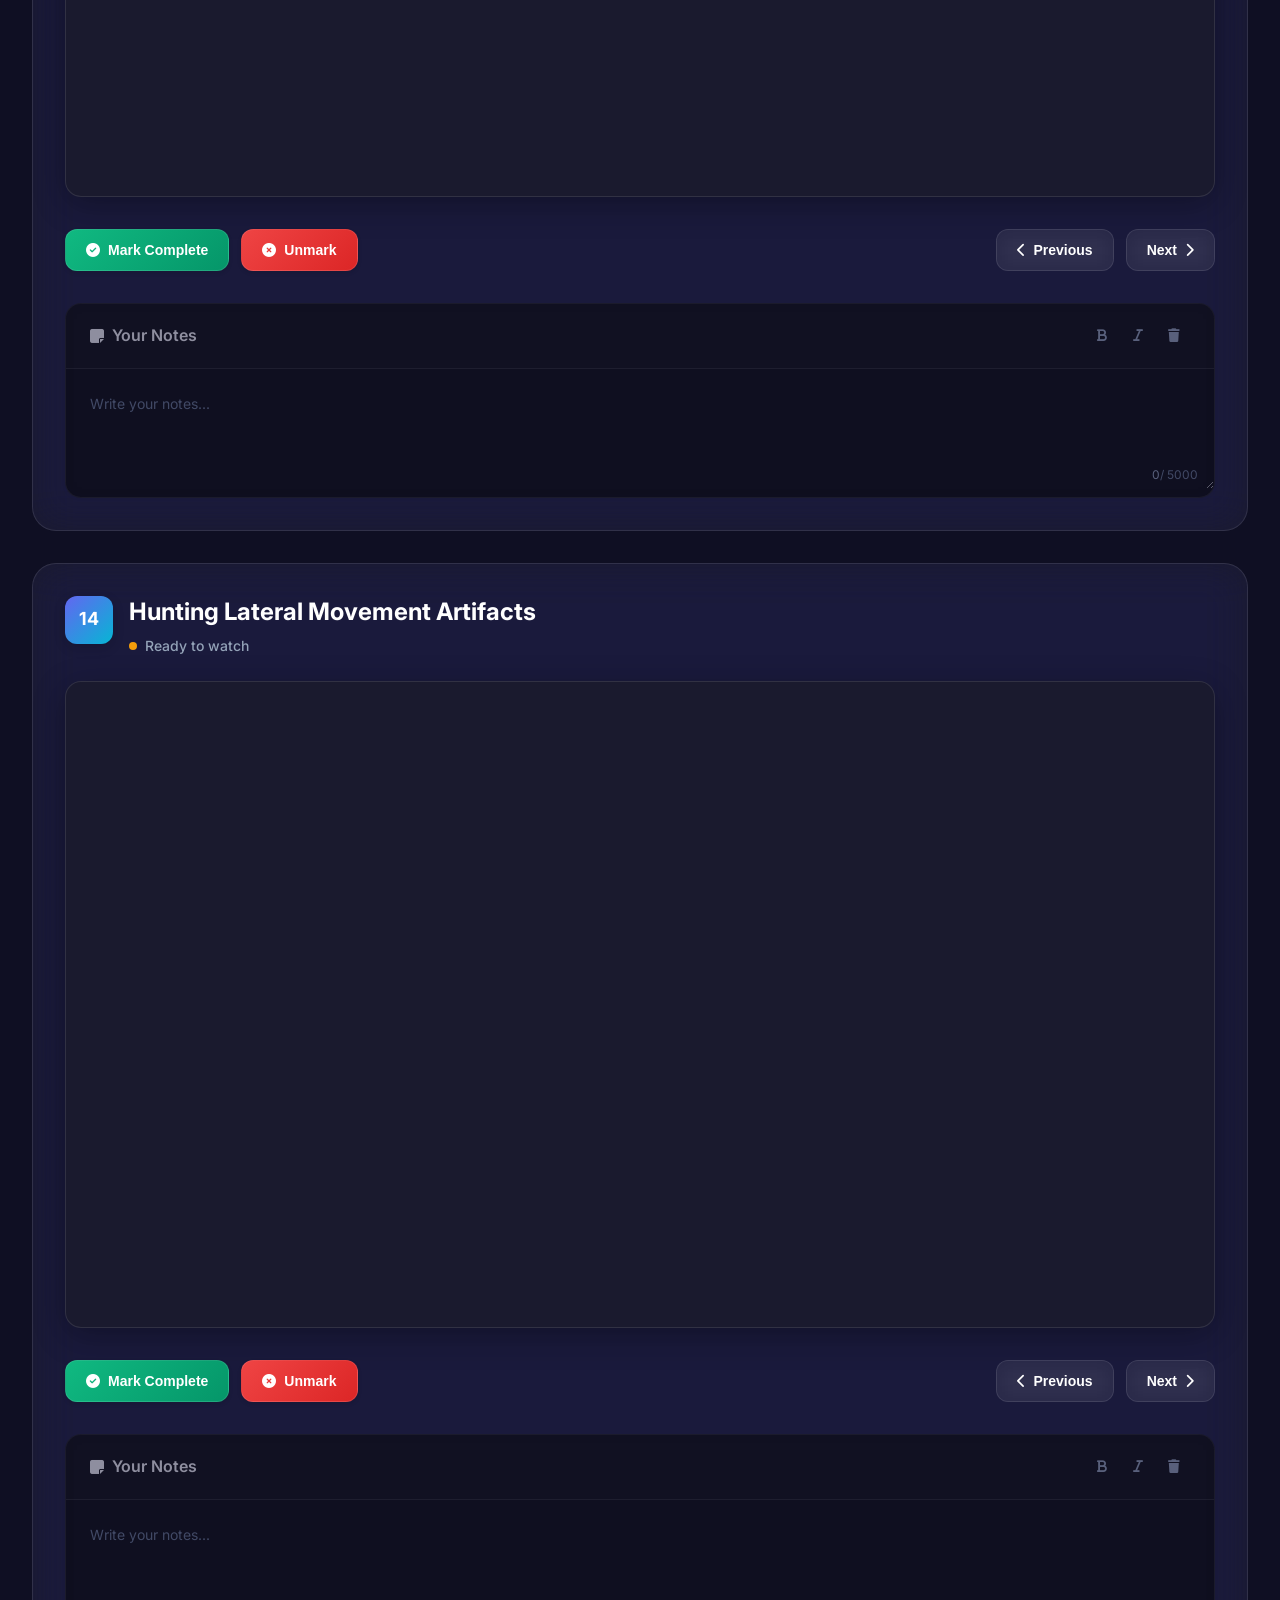
<file: s8.html>
<!DOCTYPE html>
<html lang="en">
<head>
<meta charset="utf-8"/>
<meta content="width=device-width, initial-scale=1.0" name="viewport"/>
<title>Security Operations (SOC) 201</title>
<link href="styles.css" rel="stylesheet"/>
<link href="https://cdnjs.cloudflare.com/ajax/libs/font-awesome/6.4.0/css/all.min.css" rel="stylesheet"/>
<link href="https://fonts.googleapis.com/css2?family=Inter:wght@300;400;500;600;700&amp;display=swap" rel="stylesheet"/>
</head>
<body>
<div class="bg-gradient"></div>
<div class="floating-shapes">
<div class="shape shape-1"></div>
<div class="shape shape-2"></div>
<div class="shape shape-3"></div>
</div>
<header class="glassmorphism-header">
<nav class="modern-nav">
<div class="nav-container">
<button class="nav-scroll-btn left-scroll" id="leftScroll"><i class="fas fa-chevron-left"></i></button>
<ul class="nav-carousel" id="navCarousel">
<li class="nav-item">
<a class="nav-link" href="index.html">
<div class="nav-icon"><span class="nav-number">1</span></div>
<div class="nav-content">
<span class="nav-title">Course Introduction</span>
<span class="nav-subtitle">5 videos</span>
</div>
<div class="nav-indicator"></div>
</a>
</li>
<li class="nav-item">
<a class="nav-link" href="s2.html">
<div class="nav-icon"><span class="nav-number">2</span></div>
<div class="nav-content">
<span class="nav-title">Lab Setup</span>
<span class="nav-subtitle">8 videos</span>
</div>
<div class="nav-indicator"></div>
</a>
</li>
<li class="nav-item">
<a class="nav-link" href="s3.html">
<div class="nav-icon"><span class="nav-number">3</span></div>
<div class="nav-content">
<span class="nav-title">Introduction to Incident Response</span>
<span class="nav-subtitle">10 videos</span>
</div>
<div class="nav-indicator"></div>
</a>
</li>
<li class="nav-item">
<a class="nav-link" href="s4.html">
<div class="nav-icon"><span class="nav-number">4</span></div>
<div class="nav-content">
<span class="nav-title">Introduction to Threat Hunting</span>
<span class="nav-subtitle">13 videos</span>
</div>
<div class="nav-indicator"></div>
</a>
</li>
<li class="nav-item">
<a class="nav-link" href="s5.html">
<div class="nav-icon"><span class="nav-number">5</span></div>
<div class="nav-content">
<span class="nav-title">Data Transformation</span>
<span class="nav-subtitle">15 videos</span>
</div>
<div class="nav-indicator"></div>
</a>
</li>
<li class="nav-item">
<a class="nav-link" href="s6.html">
<div class="nav-icon"><span class="nav-number">6</span></div>
<div class="nav-content">
<span class="nav-title">Understanding Anomalies</span>
<span class="nav-subtitle">12 videos</span>
</div>
<div class="nav-indicator"></div>
</a>
</li>
<li class="nav-item">
<a class="nav-link" href="s7.html">
<div class="nav-icon"><span class="nav-number">7</span></div>
<div class="nav-content">
<span class="nav-title">Dissecting Threat Reports</span>
<span class="nav-subtitle">6 videos</span>
</div>
<div class="nav-indicator"></div>
</a>
</li>
<li class="nav-item active">
<a class="nav-link" href="s8.html">
<div class="nav-icon"><span class="nav-number">8</span></div>
<div class="nav-content">
<span class="nav-title">Threat Hunting Lab</span>
<span class="nav-subtitle">18 videos</span>
</div>
<div class="nav-indicator"></div>
</a>
</li>
<li class="nav-item">
<a class="nav-link" href="s9.html">
<div class="nav-icon"><span class="nav-number">9</span></div>
<div class="nav-content">
<span class="nav-title">Collection at Scale</span>
<span class="nav-subtitle">7 videos</span>
</div>
<div class="nav-indicator"></div>
</a>
</li>
<li class="nav-item">
<a class="nav-link" href="s10.html">
<div class="nav-icon"><span class="nav-number">10</span></div>
<div class="nav-content">
<span class="nav-title">PowerShell 101</span>
<span class="nav-subtitle">10 videos</span>
</div>
<div class="nav-indicator"></div>
</a>
</li>
<li class="nav-item">
<a class="nav-link" href="s11.html">
<div class="nav-icon"><span class="nav-number">11</span></div>
<div class="nav-content">
<span class="nav-title">PowerShell for Incident Response</span>
<span class="nav-subtitle">14 videos</span>
</div>
<div class="nav-indicator"></div>
</a>
</li>
<li class="nav-item">
<a class="nav-link" href="s12.html">
<div class="nav-icon"><span class="nav-number">12</span></div>
<div class="nav-content">
<span class="nav-title">Conclusion</span>
<span class="nav-subtitle">1 videos</span>
</div>
<div class="nav-indicator"></div>
</a>
</li></ul>
<button class="nav-scroll-btn right-scroll" id="rightScroll"><i class="fas fa-chevron-right"></i></button>
</div>
</nav>
</header>
<button class="floating-nav left-nav" onclick="navigate('s7.html')"><i class="fas fa-chevron-left"></i></button>
<button class="floating-nav right-nav" onclick="navigate('s9.html')"><i class="fas fa-chevron-right"></i></button>
<main class="main-container">
<div class="content-wrapper">
<div class="header-content">
<div class="logo-section">
<div class="logo-icon"><i class="fas fa-play-circle"></i></div>
<h1 class="app-title">Security Operations (SOC) 201</h1>
</div>
<div class="progress-indicator">
<div class="progress-bar">
<div class="progress-fill" style="width: 66.66666666666666%"></div>
</div>
<span class="progress-text">8 of 12</span>
</div>
</div>

<section class="video-section glassmorphism" data-video-index="0" id="section70">
<div class="section-header">
<div class="video-info">
<div class="video-badge"><span class="badge-number">1</span></div>
<div class="video-meta">
<!-- CORRECTED TITLE -->
<h2 class="video-title">Tracing an Attack Chain</h2>
<div class="video-status">
<span class="status-dot"></span>
<span class="status-text">Ready to watch</span>
</div>
</div>
</div>
</div>
<div class="video-container modern-player">
<iframe allow="autoplay; fullscreen" allowfullscreen="" class="video-iframe" loading="lazy" src="https://drive.google.com/file/d/15ZV-3BXl31TjXGmwZ1tTZbeRTrgKe9oy/preview"></iframe>
</div>
<div class="section-actions">
<div class="action-group completion-group">
<button class="action-btn complete-btn" data-section="section70">
<div class="btn-content"><i class="fas fa-check-circle"></i><span>Mark Complete</span></div>
</button>
<button class="action-btn unmark-btn" data-section="section70">
<div class="btn-content"><i class="fas fa-times-circle"></i><span>Unmark</span></div>
</button>
</div>
<div class="action-group navigation-group">
<button class="action-btn nav-btn prev-btn" disabled="" onclick="navigateToSection('prev', 0)">
<div class="btn-content"><i class="fas fa-chevron-left"></i><span>Previous</span></div>
</button>
<button class="action-btn nav-btn next-btn" onclick="navigateToSection('next', 0)">
<div class="btn-content"><span>Next</span><i class="fas fa-chevron-right"></i></div>
</button>
</div>
</div>
<div class="notes-container">
<div class="notes-header">
<div class="notes-title"><i class="fas fa-sticky-note"></i><span>Your Notes</span></div>
<div class="notes-tools">
<button class="tool-btn" id="bold-70" title="Bold"><i class="fas fa-bold"></i></button>
<button class="tool-btn" id="italic-70" title="Italic"><i class="fas fa-italic"></i></button>
<button class="tool-btn" id="clear-70" title="Clear Notes"><i class="fas fa-trash"></i></button>
</div>
</div>
<div class="notes-input-container">
<textarea class="notes-input" data-video-id="70" id="notes70" placeholder="Write your notes..."></textarea>
<div class="notes-counter"><span class="char-count">0</span><span class="char-limit">/ 5000</span></div>
</div>
</div>
</section>

<section class="video-section glassmorphism" data-video-index="1" id="section71">
<div class="section-header">
<div class="video-info">
<div class="video-badge"><span class="badge-number">2</span></div>
<div class="video-meta">
<!-- CORRECTED TITLE -->
<h2 class="video-title">Hunting Execution Artifacts</h2>
<div class="video-status">
<span class="status-dot"></span>
<span class="status-text">Ready to watch</span>
</div>
</div>
</div>
</div>
<div class="video-container modern-player">
<iframe allow="autoplay; fullscreen" allowfullscreen="" class="video-iframe" loading="lazy" src="https://drive.google.com/file/d/1p8rxf5UvVq3eL5klDynXLhy29h5zdCTr/preview"></iframe>
</div>
<div class="section-actions">
<div class="action-group completion-group">
<button class="action-btn complete-btn" data-section="section71">
<div class="btn-content"><i class="fas fa-check-circle"></i><span>Mark Complete</span></div>
</button>
<button class="action-btn unmark-btn" data-section="section71">
<div class="btn-content"><i class="fas fa-times-circle"></i><span>Unmark</span></div>
</button>
</div>
<div class="action-group navigation-group">
<button class="action-btn nav-btn prev-btn" onclick="navigateToSection('prev', 1)">
<div class="btn-content"><i class="fas fa-chevron-left"></i><span>Previous</span></div>
</button>
<button class="action-btn nav-btn next-btn" onclick="navigateToSection('next', 1)">
<div class="btn-content"><span>Next</span><i class="fas fa-chevron-right"></i></div>
</button>
</div>
</div>
<div class="notes-container">
<div class="notes-header">
<div class="notes-title"><i class="fas fa-sticky-note"></i><span>Your Notes</span></div>
<div class="notes-tools">
<button class="tool-btn" id="bold-71" title="Bold"><i class="fas fa-bold"></i></button>
<button class="tool-btn" id="italic-71" title="Italic"><i class="fas fa-italic"></i></button>
<button class="tool-btn" id="clear-71" title="Clear Notes"><i class="fas fa-trash"></i></button>
</div>
</div>
<div class="notes-input-container">
<textarea class="notes-input" data-video-id="71" id="notes71" placeholder="Write your notes..."></textarea>
<div class="notes-counter"><span class="char-count">0</span><span class="char-limit">/ 5000</span></div>
</div>
</div>
</section>

<section class="video-section glassmorphism" data-video-index="2" id="section72">
<div class="section-header">
<div class="video-info">
<div class="video-badge"><span class="badge-number">3</span></div>
<div class="video-meta">
<!-- CORRECTED TITLE -->
<h2 class="video-title">Hunting PowerShell Execution</h2>
<div class="video-status">
<span class="status-dot"></span>
<span class="status-text">Ready to watch</span>
</div>
</div>
</div>
</div>
<div class="video-container modern-player">
<iframe allow="autoplay; fullscreen" allowfullscreen="" class="video-iframe" loading="lazy" src="https://drive.google.com/file/d/1VLM958k9jKusLkUJd48b_tCaHhthGx7N/preview"></iframe>
</div>
<div class="section-actions">
<div class="action-group completion-group">
<button class="action-btn complete-btn" data-section="section72">
<div class="btn-content"><i class="fas fa-check-circle"></i><span>Mark Complete</span></div>
</button>
<button class="action-btn unmark-btn" data-section="section72">
<div class="btn-content"><i class="fas fa-times-circle"></i><span>Unmark</span></div>
</button>
</div>
<div class="action-group navigation-group">
<button class="action-btn nav-btn prev-btn" onclick="navigateToSection('prev', 2)">
<div class="btn-content"><i class="fas fa-chevron-left"></i><span>Previous</span></div>
</button>
<button class="action-btn nav-btn next-btn" onclick="navigateToSection('next', 2)">
<div class="btn-content"><span>Next</span><i class="fas fa-chevron-right"></i></div>
</button>
</div>
</div>
<div class="notes-container">
<div class="notes-header">
<div class="notes-title"><i class="fas fa-sticky-note"></i><span>Your Notes</span></div>
<div class="notes-tools">
<button class="tool-btn" id="bold-72" title="Bold"><i class="fas fa-bold"></i></button>
<button class="tool-btn" id="italic-72" title="Italic"><i class="fas fa-italic"></i></button>
<button class="tool-btn" id="clear-72" title="Clear Notes"><i class="fas fa-trash"></i></button>
</div>
</div>
<div class="notes-input-container">
<textarea class="notes-input" data-video-id="72" id="notes72" placeholder="Write your notes..."></textarea>
<div class="notes-counter"><span class="char-count">0</span><span class="char-limit">/ 5000</span></div>
</div>
</div>
</section>

<section class="video-section glassmorphism" data-video-index="3" id="section73">
<div class="section-header">
<div class="video-info">
<div class="video-badge"><span class="badge-number">4</span></div>
<div class="video-meta">
<!-- CORRECTED TITLE -->
<h2 class="video-title">Hunting Cmd Execution</h2>
<div class="video-status">
<span class="status-dot"></span>
<span class="status-text">Ready to watch</span>
</div>
</div>
</div>
</div>
<div class="video-container modern-player">
<iframe allow="autoplay; fullscreen" allowfullscreen="" class="video-iframe" loading="lazy" src="https://drive.google.com/file/d/1bTNDUJngnnejAoLXcZm4idlLhY5tYZfY/preview"></iframe>
</div>
<div class="section-actions">
<div class="action-group completion-group">
<button class="action-btn complete-btn" data-section="section73">
<div class="btn-content"><i class="fas fa-check-circle"></i><span>Mark Complete</span></div>
</button>
<button class="action-btn unmark-btn" data-section="section73">
<div class="btn-content"><i class="fas fa-times-circle"></i><span>Unmark</span></div>
</button>
</div>
<div class="action-group navigation-group">
<button class="action-btn nav-btn prev-btn" onclick="navigateToSection('prev', 3)">
<div class="btn-content"><i class="fas fa-chevron-left"></i><span>Previous</span></div>
</button>
<button class="action-btn nav-btn next-btn" onclick="navigateToSection('next', 3)">
<div class="btn-content"><span>Next</span><i class="fas fa-chevron-right"></i></div>
</button>
</div>
</div>
<div class="notes-container">
<div class="notes-header">
<div class="notes-title"><i class="fas fa-sticky-note"></i><span>Your Notes</span></div>
<div class="notes-tools">
<button class="tool-btn" id="bold-73" title="Bold"><i class="fas fa-bold"></i></button>
<button class="tool-btn" id="italic-73" title="Italic"><i class="fas fa-italic"></i></button>
<button class="tool-btn" id="clear-73" title="Clear Notes"><i class="fas fa-trash"></i></button>
</div>
</div>
<div class="notes-input-container">
<textarea class="notes-input" data-video-id="73" id="notes73" placeholder="Write your notes..."></textarea>
<div class="notes-counter"><span class="char-count">0</span><span class="char-limit">/ 5000</span></div>
</div>
</div>
</section>

<section class="video-section glassmorphism" data-video-index="4" id="section74">
<div class="section-header">
<div class="video-info">
<div class="video-badge"><span class="badge-number">5</span></div>
<div class="video-meta">
<!-- CORRECTED TITLE -->
<h2 class="video-title">Hunting Process Trees</h2>
<div class="video-status">
<span class="status-dot"></span>
<span class="status-text">Ready to watch</span>
</div>
</div>
</div>
</div>
<div class="video-container modern-player">
<iframe allow="autoplay; fullscreen" allowfullscreen="" class="video-iframe" loading="lazy" src="https://drive.google.com/file/d/1sPrlxzhPBntygOHfpW95fpNKqTuYz6i3/preview"></iframe>
</div>
<div class="section-actions">
<div class="action-group completion-group">
<button class="action-btn complete-btn" data-section="section74">
<div class="btn-content"><i class="fas fa-check-circle"></i><span>Mark Complete</span></div>
</button>
<button class="action-btn unmark-btn" data-section="section74">
<div class="btn-content"><i class="fas fa-times-circle"></i><span>Unmark</span></div>
</button>
</div>
<div class="action-group navigation-group">
<button class="action-btn nav-btn prev-btn" onclick="navigateToSection('prev', 4)">
<div class="btn-content"><i class="fas fa-chevron-left"></i><span>Previous</span></div>
</button>
<button class="action-btn nav-btn next-btn" onclick="navigateToSection('next', 4)">
<div class="btn-content"><span>Next</span><i class="fas fa-chevron-right"></i></div>
</button>
</div>
</div>
<div class="notes-container">
<div class="notes-header">
<div class="notes-title"><i class="fas fa-sticky-note"></i><span>Your Notes</span></div>
<div class="notes-tools">
<button class="tool-btn" id="bold-74" title="Bold"><i class="fas fa-bold"></i></button>
<button class="tool-btn" id="italic-74" title="Italic"><i class="fas fa-italic"></i></button>
<button class="tool-btn" id="clear-74" title="Clear Notes"><i class="fas fa-trash"></i></button>
</div>
</div>
<div class="notes-input-container">
<textarea class="notes-input" data-video-id="74" id="notes74" placeholder="Write your notes..."></textarea>
<div class="notes-counter"><span class="char-count">0</span><span class="char-limit">/ 5000</span></div>
</div>
</div>
</section>

<section class="video-section glassmorphism" data-video-index="5" id="section75">
<div class="section-header">
<div class="video-info">
<div class="video-badge"><span class="badge-number">6</span></div>
<div class="video-meta">
<!-- CORRECTED TITLE -->
<h2 class="video-title">Hunting Persistence Artifacts</h2>
<div class="video-status">
<span class="status-dot"></span>
<span class="status-text">Ready to watch</span>
</div>
</div>
</div>
</div>
<div class="video-container modern-player">
<iframe allow="autoplay; fullscreen" allowfullscreen="" class="video-iframe" loading="lazy" src="https://drive.google.com/file/d/1TR1mBa77OS9G3BMkyaNXC0aGsf_q5ZAu/preview"></iframe>
</div>
<div class="section-actions">
<div class="action-group completion-group">
<button class="action-btn complete-btn" data-section="section75">
<div class="btn-content"><i class="fas fa-check-circle"></i><span>Mark Complete</span></div>
</button>
<button class="action-btn unmark-btn" data-section="section75">
<div class="btn-content"><i class="fas fa-times-circle"></i><span>Unmark</span></div>
</button>
</div>
<div class="action-group navigation-group">
<button class="action-btn nav-btn prev-btn" onclick="navigateToSection('prev', 5)">
<div class="btn-content"><i class="fas fa-chevron-left"></i><span>Previous</span></div>
</button>
<button class="action-btn nav-btn next-btn" onclick="navigateToSection('next', 5)">
<div class="btn-content"><span>Next</span><i class="fas fa-chevron-right"></i></div>
</button>
</div>
</div>
<div class="notes-container">
<div class="notes-header">
<div class="notes-title"><i class="fas fa-sticky-note"></i><span>Your Notes</span></div>
<div class="notes-tools">
<button class="tool-btn" id="bold-75" title="Bold"><i class="fas fa-bold"></i></button>
<button class="tool-btn" id="italic-75" title="Italic"><i class="fas fa-italic"></i></button>
<button class="tool-btn" id="clear-75" title="Clear Notes"><i class="fas fa-trash"></i></button>
</div>
</div>
<div class="notes-input-container">
<textarea class="notes-input" data-video-id="75" id="notes75" placeholder="Write your notes..."></textarea>
<div class="notes-counter"><span class="char-count">0</span><span class="char-limit">/ 5000</span></div>
</div>
</div>
</section>

<section class="video-section glassmorphism" data-video-index="6" id="section76">
<div class="section-header">
<div class="video-info">
<div class="video-badge"><span class="badge-number">7</span></div>
<div class="video-meta">
<!-- CORRECTED TITLE -->
<h2 class="video-title">Hunting Persistence: Registry Run Keys</h2>
<div class="video-status">
<span class="status-dot"></span>
<span class="status-text">Ready to watch</span>
</div>
</div>
</div>
</div>
<div class="video-container modern-player">
<iframe allow="autoplay; fullscreen" allowfullscreen="" class="video-iframe" loading="lazy" src="https://drive.google.com/file/d/1CUEU0Bbg1elCf8UhcpDMMGTHtf8G_1h4/preview"></iframe>
</div>
<div class="section-actions">
<div class="action-group completion-group">
<button class="action-btn complete-btn" data-section="section76">
<div class="btn-content"><i class="fas fa-check-circle"></i><span>Mark Complete</span></div>
</button>
<button class="action-btn unmark-btn" data-section="section76">
<div class="btn-content"><i class="fas fa-times-circle"></i><span>Unmark</span></div>
</button>
</div>
<div class="action-group navigation-group">
<button class="action-btn nav-btn prev-btn" onclick="navigateToSection('prev', 6)">
<div class="btn-content"><i class="fas fa-chevron-left"></i><span>Previous</span></div>
</button>
<button class="action-btn nav-btn next-btn" onclick="navigateToSection('next', 6)">
<div class="btn-content"><span>Next</span><i class="fas fa-chevron-right"></i></div>
</button>
</div>
</div>
<div class="notes-container">
<div class="notes-header">
<div class="notes-title"><i class="fas fa-sticky-note"></i><span>Your Notes</span></div>
<div class="notes-tools">
<button class="tool-btn" id="bold-76" title="Bold"><i class="fas fa-bold"></i></button>
<button class="tool-btn" id="italic-76" title="Italic"><i class="fas fa-italic"></i></button>
<button class="tool-btn" id="clear-76" title="Clear Notes"><i class="fas fa-trash"></i></button>
</div>
</div>
<div class="notes-input-container">
<textarea class="notes-input" data-video-id="76" id="notes76" placeholder="Write your notes..."></textarea>
<div class="notes-counter"><span class="char-count">0</span><span class="char-limit">/ 5000</span></div>
</div>
</div>
</section>

<section class="video-section glassmorphism" data-video-index="7" id="section77">
<div class="section-header">
<div class="video-info">
<div class="video-badge"><span class="badge-number">8</span></div>
<div class="video-meta">
<!-- CORRECTED TITLE -->
<h2 class="video-title">Hunting Persistence: Lookup Tables</h2>
<div class="video-status">
<span class="status-dot"></span>
<span class="status-text">Ready to watch</span>
</div>
</div>
</div>
</div>
<div class="video-container modern-player">
<iframe allow="autoplay; fullscreen" allowfullscreen="" class="video-iframe" loading="lazy" src="https://drive.google.com/file/d/1WIAG0QZSQIiwxLcFw63l8czbyKMGkNDv/preview"></iframe>
</div>
<div class="section-actions">
<div class="action-group completion-group">
<button class="action-btn complete-btn" data-section="section77">
<div class="btn-content"><i class="fas fa-check-circle"></i><span>Mark Complete</span></div>
</button>
<button class="action-btn unmark-btn" data-section="section77">
<div class="btn-content"><i class="fas fa-times-circle"></i><span>Unmark</span></div>
</button>
</div>
<div class="action-group navigation-group">
<button class="action-btn nav-btn prev-btn" onclick="navigateToSection('prev', 7)">
<div class="btn-content"><i class="fas fa-chevron-left"></i><span>Previous</span></div>
</button>
<button class="action-btn nav-btn next-btn" onclick="navigateToSection('next', 7)">
<div class="btn-content"><span>Next</span><i class="fas fa-chevron-right"></i></div>
</button>
</div>
</div>
<div class="notes-container">
<div class="notes-header">
<div class="notes-title"><i class="fas fa-sticky-note"></i><span>Your Notes</span></div>
<div class="notes-tools">
<button class="tool-btn" id="bold-77" title="Bold"><i class="fas fa-bold"></i></button>
<button class="tool-btn" id="italic-77" title="Italic"><i class="fas fa-italic"></i></button>
<button class="tool-btn" id="clear-77" title="Clear Notes"><i class="fas fa-trash"></i></button>
</div>
</div>
<div class="notes-input-container">
<textarea class="notes-input" data-video-id="77" id="notes77" placeholder="Write your notes..."></textarea>
<div class="notes-counter"><span class="char-count">0</span><span class="char-limit">/ 5000</span></div>
</div>
</div>
</section>

<section class="video-section glassmorphism" data-video-index="8" id="section78">
<div class="section-header">
<div class="video-info">
<div class="video-badge"><span class="badge-number">9</span></div>
<div class="video-meta">
<!-- CORRECTED TITLE -->
<h2 class="video-title">Hunting Defense Evasion Artifacts</h2>
<div class="video-status">
<span class="status-dot"></span>
<span class="status-text">Ready to watch</span>
</div>
</div>
</div>
</div>
<div class="video-container modern-player">
<iframe allow="autoplay; fullscreen" allowfullscreen="" class="video-iframe" loading="lazy" src="https://drive.google.com/file/d/1gK38dqPlae-K_BzWVGY53x0SssAKaAqf/preview"></iframe>
</div>
<div class="section-actions">
<div class="action-group completion-group">
<button class="action-btn complete-btn" data-section="section78">
<div class="btn-content"><i class="fas fa-check-circle"></i><span>Mark Complete</span></div>
</button>
<button class="action-btn unmark-btn" data-section="section78">
<div class="btn-content"><i class="fas fa-times-circle"></i><span>Unmark</span></div>
</button>
</div>
<div class="action-group navigation-group">
<button class="action-btn nav-btn prev-btn" onclick="navigateToSection('prev', 8)">
<div class="btn-content"><i class="fas fa-chevron-left"></i><span>Previous</span></div>
</button>
<button class="action-btn nav-btn next-btn" onclick="navigateToSection('next', 8)">
<div class="btn-content"><span>Next</span><i class="fas fa-chevron-right"></i></div>
</button>
</div>
</div>
<div class="notes-container">
<div class="notes-header">
<div class="notes-title"><i class="fas fa-sticky-note"></i><span>Your Notes</span></div>
<div class="notes-tools">
<button class="tool-btn" id="bold-78" title="Bold"><i class="fas fa-bold"></i></button>
<button class="tool-btn" id="italic-78" title="Italic"><i class="fas fa-italic"></i></button>
<button class="tool-btn" id="clear-78" title="Clear Notes"><i class="fas fa-trash"></i></button>
</div>
</div>
<div class="notes-input-container">
<textarea class="notes-input" data-video-id="78" id="notes78" placeholder="Write your notes..."></textarea>
<div class="notes-counter"><span class="char-count">0</span><span class="char-limit">/ 5000</span></div>
</div>
</div>
</section>

<section class="video-section glassmorphism" data-video-index="9" id="section79">
<div class="section-header">
<div class="video-info">
<div class="video-badge"><span class="badge-number">10</span></div>
<div class="video-meta">
<!-- CORRECTED TITLE -->
<h2 class="video-title">Hunting Command and Control (C2) Artifacts</h2>
<div class="video-status">
<span class="status-dot"></span>
<span class="status-text">Ready to watch</span>
</div>
</div>
</div>
</div>
<div class="video-container modern-player">
<iframe allow="autoplay; fullscreen" allowfullscreen="" class="video-iframe" loading="lazy" src="https://drive.google.com/file/d/1aJg9PCl6RYOfvZx_FLUxLMmmaC3CSSMH/preview"></iframe>
</div>
<div class="section-actions">
<div class="action-group completion-group">
<button class="action-btn complete-btn" data-section="section79">
<div class="btn-content"><i class="fas fa-check-circle"></i><span>Mark Complete</span></div>
</button>
<button class="action-btn unmark-btn" data-section="section79">
<div class="btn-content"><i class="fas fa-times-circle"></i><span>Unmark</span></div>
</button>
</div>
<div class="action-group navigation-group">
<button class="action-btn nav-btn prev-btn" onclick="navigateToSection('prev', 9)">
<div class="btn-content"><i class="fas fa-chevron-left"></i><span>Previous</span></div>
</button>
<button class="action-btn nav-btn next-btn" onclick="navigateToSection('next', 9)">
<div class="btn-content"><span>Next</span><i class="fas fa-chevron-right"></i></div>
</button>
</div>
</div>
<div class="notes-container">
<div class="notes-header">
<div class="notes-title"><i class="fas fa-sticky-note"></i><span>Your Notes</span></div>
<div class="notes-tools">
<button class="tool-btn" id="bold-79" title="Bold"><i class="fas fa-bold"></i></button>
<button class="tool-btn" id="italic-79" title="Italic"><i class="fas fa-italic"></i></button>
<button class="tool-btn" id="clear-79" title="Clear Notes"><i class="fas fa-trash"></i></button>
</div>
</div>
<div class="notes-input-container">
<textarea class="notes-input" data-video-id="79" id="notes79" placeholder="Write your notes..."></textarea>
<div class="notes-counter"><span class="char-count">0</span><span class="char-limit">/ 5000</span></div>
</div>
</div>
</section>

<section class="video-section glassmorphism" data-video-index="10" id="section80">
<div class="section-header">
<div class="video-info">
<div class="video-badge"><span class="badge-number">11</span></div>
<div class="video-meta">
<!-- CORRECTED TITLE -->
<h2 class="video-title">Hunting C2: Ingress Tool Transfer (LOLBAS)</h2>
<div class="video-status">
<span class="status-dot"></span>
<span class="status-text">Ready to watch</span>
</div>
</div>
</div>
</div>
<div class="video-container modern-player">
<iframe allow="autoplay; fullscreen" allowfullscreen="" class="video-iframe" loading="lazy" src="https://drive.google.com/file/d/1L5PThoWypOnScM66fNa1RgAeyUY8fE9h/preview"></iframe>
</div>
<div class="section-actions">
<div class="action-group completion-group">
<button class="action-btn complete-btn" data-section="section80">
<div class="btn-content"><i class="fas fa-check-circle"></i><span>Mark Complete</span></div>
</button>
<button class="action-btn unmark-btn" data-section="section80">
<div class="btn-content"><i class="fas fa-times-circle"></i><span>Unmark</span></div>
</button>
</div>
<div class="action-group navigation-group">
<button class="action-btn nav-btn prev-btn" onclick="navigateToSection('prev', 10)">
<div class="btn-content"><i class="fas fa-chevron-left"></i><span>Previous</span></div>
</button>
<button class="action-btn nav-btn next-btn" onclick="navigateToSection('next', 10)">
<div class="btn-content"><span>Next</span><i class="fas fa-chevron-right"></i></div>
</button>
</div>
</div>
<div class="notes-container">
<div class="notes-header">
<div class="notes-title"><i class="fas fa-sticky-note"></i><span>Your Notes</span></div>
<div class="notes-tools">
<button class="tool-btn" id="bold-80" title="Bold"><i class="fas fa-bold"></i></button>
<button class="tool-btn" id="italic-80" title="Italic"><i class="fas fa-italic"></i></button>
<button class="tool-btn" id="clear-80" title="Clear Notes"><i class="fas fa-trash"></i></button>
</div>
</div>
<div class="notes-input-container">
<textarea class="notes-input" data-video-id="80" id="notes80" placeholder="Write your notes..."></textarea>
<div class="notes-counter"><span class="char-count">0</span><span class="char-limit">/ 5000</span></div>
</div>
</div>
</section>

<section class="video-section glassmorphism" data-video-index="11" id="section81">
<div class="section-header">
<div class="video-info">
<div class="video-badge"><span class="badge-number">12</span></div>
<div class="video-meta">
<!-- CORRECTED TITLE -->
<h2 class="video-title">Hunting C2: Ingress Tool Transfer (File System Events)</h2>
<div class="video-status">
<span class="status-dot"></span>
<span class="status-text">Ready to watch</span>
</div>
</div>
</div>
</div>
<div class="video-container modern-player">
<iframe allow="autoplay; fullscreen" allowfullscreen="" class="video-iframe" loading="lazy" src="https://drive.google.com/file/d/1-ti51jBrNcmlT1uuVfYw5qibFaeCo7kZ/preview"></iframe>
</div>
<div class="section-actions">
<div class="action-group completion-group">
<button class="action-btn complete-btn" data-section="section81">
<div class="btn-content"><i class="fas fa-check-circle"></i><span>Mark Complete</span></div>
</button>
<button class="action-btn unmark-btn" data-section="section81">
<div class="btn-content"><i class="fas fa-times-circle"></i><span>Unmark</span></div>
</button>
</div>
<div class="action-group navigation-group">
<button class="action-btn nav-btn prev-btn" onclick="navigateToSection('prev', 11)">
<div class="btn-content"><i class="fas fa-chevron-left"></i><span>Previous</span></div>
</button>
<button class="action-btn nav-btn next-btn" onclick="navigateToSection('next', 11)">
<div class="btn-content"><span>Next</span><i class="fas fa-chevron-right"></i></div>
</button>
</div>
</div>
<div class="notes-container">
<div class="notes-header">
<div class="notes-title"><i class="fas fa-sticky-note"></i><span>Your Notes</span></div>
<div class="notes-tools">
<button class="tool-btn" id="bold-81" title="Bold"><i class="fas fa-bold"></i></button>
<button class="tool-btn" id="italic-81" title="Italic"><i class="fas fa-italic"></i></button>
<button class="tool-btn" id="clear-81" title="Clear Notes"><i class="fas fa-trash"></i></button>
</div>
</div>
<div class="notes-input-container">
<textarea class="notes-input" data-video-id="81" id="notes81" placeholder="Write your notes..."></textarea>
<div class="notes-counter"><span class="char-count">0</span><span class="char-limit">/ 5000</span></div>
</div>
</div>
</section>

<section class="video-section glassmorphism" data-video-index="12" id="section82">
<div class="section-header">
<div class="video-info">
<div class="video-badge"><span class="badge-number">13</span></div>
<div class="video-meta">
<!-- CORRECTED TITLE -->
<h2 class="video-title">Hunting C2: Ingress Tool Transfer (Network Connection Events)</h2>
<div class="video-status">
<span class="status-dot"></span>
<span class="status-text">Ready to watch</span>
</div>
</div>
</div>
</div>
<div class="video-container modern-player">
<iframe allow="autoplay; fullscreen" allowfullscreen="" class="video-iframe" loading="lazy" src="https://drive.google.com/file/d/1o_GYZ-EAPS3Rge3Q2btNFtY_ffYh01Ch/preview"></iframe>
</div>
<div class="section-actions">
<div class="action-group completion-group">
<button class="action-btn complete-btn" data-section="section82">
<div class="btn-content"><i class="fas fa-check-circle"></i><span>Mark Complete</span></div>
</button>
<button class="action-btn unmark-btn" data-section="section82">
<div class="btn-content"><i class="fas fa-times-circle"></i><span>Unmark</span></div>
</button>
</div>
<div class="action-group navigation-group">
<button class="action-btn nav-btn prev-btn" onclick="navigateToSection('prev', 12)">
<div class="btn-content"><i class="fas fa-chevron-left"></i><span>Previous</span></div>
</button>
<button class="action-btn nav-btn next-btn" onclick="navigateToSection('next', 12)">
<div class="btn-content"><span>Next</span><i class="fas fa-chevron-right"></i></div>
</button>
</div>
</div>
<div class="notes-container">
<div class="notes-header">
<div class="notes-title"><i class="fas fa-sticky-note"></i><span>Your Notes</span></div>
<div class="notes-tools">
<button class="tool-btn" id="bold-82" title="Bold"><i class="fas fa-bold"></i></button>
<button class="tool-btn" id="italic-82" title="Italic"><i class="fas fa-italic"></i></button>
<button class="tool-btn" id="clear-82" title="Clear Notes"><i class="fas fa-trash"></i></button>
</div>
</div>
<div class="notes-input-container">
<textarea class="notes-input" data-video-id="82" id="notes82" placeholder="Write your notes..."></textarea>
<div class="notes-counter"><span class="char-count">0</span><span class="char-limit">/ 5000</span></div>
</div>
</div>
</section>

<section class="video-section glassmorphism" data-video-index="13" id="section83">
<div class="section-header">
<div class="video-info">
<div class="video-badge"><span class="badge-number">14</span></div>
<div class="video-meta">
<!-- CORRECTED TITLE -->
<h2 class="video-title">Hunting Lateral Movement Artifacts</h2>
<div class="video-status">
<span class="status-dot"></span>
<span class="status-text">Ready to watch</span>
</div>
</div>
</div>
</div>
<div class="video-container modern-player">
<iframe allow="autoplay; fullscreen" allowfullscreen="" class="video-iframe" loading="lazy" src="https://drive.google.com/file/d/1fll44SjSOe4oHilwFoZ7zEphgfAIU6w6/preview"></iframe>
</div>
<div class="section-actions">
<div class="action-group completion-group">
<button class="action-btn complete-btn" data-section="section83">
<div class="btn-content"><i class="fas fa-check-circle"></i><span>Mark Complete</span></div>
</button>
<button class="action-btn unmark-btn" data-section="section83">
<div class="btn-content"><i class="fas fa-times-circle"></i><span>Unmark</span></div>
</button>
</div>
<div class="action-group navigation-group">
<button class="action-btn nav-btn prev-btn" onclick="navigateToSection('prev', 13)">
<div class="btn-content"><i class="fas fa-chevron-left"></i><span>Previous</span></div>
</button>
<button class="action-btn nav-btn next-btn" onclick="navigateToSection('next', 13)">
<div class="btn-content"><span>Next</span><i class="fas fa-chevron-right"></i></div>
</button>
</div>
</div>
<div class="notes-container">
<div class="notes-header">
<div class="notes-title"><i class="fas fa-sticky-note"></i><span>Your Notes</span></div>
<div class="notes-tools">
<button class="tool-btn" id="bold-83" title="Bold"><i class="fas fa-bold"></i></button>
<button class="tool-btn" id="italic-83" title="Italic"><i class="fas fa-italic"></i></button>
<button class="tool-btn" id="clear-83" title="Clear Notes"><i class="fas fa-trash"></i></button>
</div>
</div>
<div class="notes-input-container">
<textarea class="notes-input" data-video-id="83" id="notes83" placeholder="Write your notes..."></textarea>
<div class="notes-counter"><span class="char-count">0</span><span class="char-limit">/ 5000</span></div>
</div>
</div>
</section>

<section class="video-section glassmorphism" data-video-index="14" id="section84">
<div class="section-header">
<div class="video-info">
<div class="video-badge"><span class="badge-number">15</span></div>
<div class="video-meta">
<!-- CORRECTED TITLE -->
<h2 class="video-title">Hunting Lateral Movement: PsExec (Service Creation)</h2>
<div class="video-status">
<span class="status-dot"></span>
<span class="status-text">Ready to watch</span>
</div>
</div>
</div>
</div>
<div class="video-container modern-player">
<iframe allow="autoplay; fullscreen" allowfullscreen="" class="video-iframe" loading="lazy" src="https://drive.google.com/file/d/1S4ef9COYh0sv9PKYyYNFjZYvqYujyK-k/preview"></iframe>
</div>
<div class="section-actions">
<div class="action-group completion-group">
<button class="action-btn complete-btn" data-section="section84">
<div class="btn-content"><i class="fas fa-check-circle"></i><span>Mark Complete</span></div>
</button>
<button class="action-btn unmark-btn" data-section="section84">
<div class="btn-content"><i class="fas fa-times-circle"></i><span>Unmark</span></div>
</button>
</div>
<div class="action-group navigation-group">
<button class="action-btn nav-btn prev-btn" onclick="navigateToSection('prev', 14)">
<div class="btn-content"><i class="fas fa-chevron-left"></i><span>Previous</span></div>
</button>
<button class="action-btn nav-btn next-btn" onclick="navigateToSection('next', 14)">
<div class="btn-content"><span>Next</span><i class="fas fa-chevron-right"></i></div>
</button>
</div>
</div>
<div class="notes-container">
<div class="notes-header">
<div class="notes-title"><i class="fas fa-sticky-note"></i><span>Your Notes</span></div>
<div class="notes-tools">
<button class="tool-btn" id="bold-84" title="Bold"><i class="fas fa-bold"></i></button>
<button class="tool-btn" id="italic-84" title="Italic"><i class="fas fa-italic"></i></button>
<button class="tool-btn" id="clear-84" title="Clear Notes"><i class="fas fa-trash"></i></button>
</div>
</div>
<div class="notes-input-container">
<textarea class="notes-input" data-video-id="84" id="notes84" placeholder="Write your notes..."></textarea>
<div class="notes-counter"><span class="char-count">0</span><span class="char-limit">/ 5000</span></div>
</div>
</div>
</section>

<section class="video-section glassmorphism" data-video-index="15" id="section85">
<div class="section-header">
<div class="video-info">
<div class="video-badge"><span class="badge-number">16</span></div>
<div class="video-meta">
<!-- CORRECTED TITLE -->
<h2 class="video-title">Hunting Lateral Movement: PsExec (Reversing Regex)</h2>
<div class="video-status">
<span class="status-dot"></span>
<span class="status-text">Ready to watch</span>
</div>
</div>
</div>
</div>
<div class="video-container modern-player">
<iframe allow="autoplay; fullscreen" allowfullscreen="" class="video-iframe" loading="lazy" src="https://drive.google.com/file/d/1gh9IgKiK6CZrWVfVbji-pPTEEovofB5z/preview"></iframe>
</div>
<div class="section-actions">
<div class="action-group completion-group">
<button class="action-btn complete-btn" data-section="section85">
<div class="btn-content"><i class="fas fa-check-circle"></i><span>Mark Complete</span></div>
</button>
<button class="action-btn unmark-btn" data-section="section85">
<div class="btn-content"><i class="fas fa-times-circle"></i><span>Unmark</span></div>
</button>
</div>
<div class="action-group navigation-group">
<button class="action-btn nav-btn prev-btn" onclick="navigateToSection('prev', 15)">
<div class="btn-content"><i class="fas fa-chevron-left"></i><span>Previous</span></div>
</button>
<button class="action-btn nav-btn next-btn" onclick="navigateToSection('next', 15)">
<div class="btn-content"><span>Next</span><i class="fas fa-chevron-right"></i></div>
</button>
</div>
</div>
<div class="notes-container">
<div class="notes-header">
<div class="notes-title"><i class="fas fa-sticky-note"></i><span>Your Notes</span></div>
<div class="notes-tools">
<button class="tool-btn" id="bold-85" title="Bold"><i class="fas fa-bold"></i></button>
<button class="tool-btn" id="italic-85" title="Italic"><i class="fas fa-italic"></i></button>
<button class="tool-btn" id="clear-85" title="Clear Notes"><i class="fas fa-trash"></i></button>
</div>
</div>
<div class="notes-input-container">
<textarea class="notes-input" data-video-id="85" id="notes85" placeholder="Write your notes..."></textarea>
<div class="notes-counter"><span class="char-count">0</span><span class="char-limit">/ 5000</span></div>
</div>
</div>
</section>

<section class="video-section glassmorphism" data-video-index="16" id="section86">
<div class="section-header">
<div class="video-info">
<div class="video-badge"><span class="badge-number">17</span></div>
<div class="video-meta">
<!-- CORRECTED TITLE -->
<h2 class="video-title">Hunting Lateral Movement: PsExec (Named Pipes)</h2>
<div class="video-status">
<span class="status-dot"></span>
<span class="status-text">Ready to watch</span>
</div>
</div>
</div>
</div>
<div class="video-container modern-player">
<iframe allow="autoplay; fullscreen" allowfullscreen="" class="video-iframe" loading="lazy" src="https://drive.google.com/file/d/1MLZTHZ1Wp5qYIfesNCbDPbLLIGjkips8/preview"></iframe>
</div>
<div class="section-actions">
<div class="action-group completion-group">
<button class="action-btn complete-btn" data-section="section86">
<div class="btn-content"><i class="fas fa-check-circle"></i><span>Mark Complete</span></div>
</button>
<button class="action-btn unmark-btn" data-section="section86">
<div class="btn-content"><i class="fas fa-times-circle"></i><span>Unmark</span></div>
</button>
</div>
<div class="action-group navigation-group">
<button class="action-btn nav-btn prev-btn" onclick="navigateToSection('prev', 16)">
<div class="btn-content"><i class="fas fa-chevron-left"></i><span>Previous</span></div>
</button>
<button class="action-btn nav-btn next-btn" onclick="navigateToSection('next', 16)">
<div class="btn-content"><span>Next</span><i class="fas fa-chevron-right"></i></div>
</button>
</div>
</div>
<div class="notes-container">
<div class="notes-header">
<div class="notes-title"><i class="fas fa-sticky-note"></i><span>Your Notes</span></div>
<div class="notes-tools">
<button class="tool-btn" id="bold-86" title="Bold"><i class="fas fa-bold"></i></button>
<button class="tool-btn" id="italic-86" title="Italic"><i class="fas fa-italic"></i></button>
<button class="tool-btn" id="clear-86" title="Clear Notes"><i class="fas fa-trash"></i></button>
</div>
</div>
<div class="notes-input-container">
<textarea class="notes-input" data-video-id="86" id="notes86" placeholder="Write your notes..."></textarea>
<div class="notes-counter"><span class="char-count">0</span><span class="char-limit">/ 5000</span></div>
</div>
</div>
</section>

<section class="video-section glassmorphism" data-video-index="17" id="section87">
<div class="section-header">
<div class="video-info">
<div class="video-badge"><span class="badge-number">18</span></div>
<div class="video-meta">
<!-- CORRECTED TITLE -->
<h2 class="video-title">Module Recap</h2>
<div class="video-status">
<span class="status-dot"></span>
<span class="status-text">Ready to watch</span>
</div>
</div>
</div>
</div>
<div class="video-container modern-player">
<iframe allow="autoplay; fullscreen" allowfullscreen="" class="video-iframe" loading="lazy" src="https://drive.google.com/file/d/1VhFOVCb2SsF65MFVGYRMa8tuOEPtIoC3/preview"></iframe>
</div>
<div class="section-actions">
<div class="action-group completion-group">
<button class="action-btn complete-btn" data-section="section87">
<div class="btn-content"><i class="fas fa-check-circle"></i><span>Mark Complete</span></div>
</button>
<button class="action-btn unmark-btn" data-section="section87">
<div class="btn-content"><i class="fas fa-times-circle"></i><span>Unmark</span></div>
</button>
</div>
<div class="action-group navigation-group">
<button class="action-btn nav-btn prev-btn" onclick="navigateToSection('prev', 17)">
<div class="btn-content"><i class="fas fa-chevron-left"></i><span>Previous</span></div>
</button>
<button class="action-btn nav-btn next-btn" onclick="navigateToSection('next', 17)">
<div class="btn-content"><span>Next</span><i class="fas fa-chevron-right"></i></div>
</button>
</div>
</div>
<div class="notes-container">
<div class="notes-header">
<div class="notes-title"><i class="fas fa-sticky-note"></i><span>Your Notes</span></div>
<div class="notes-tools">
<button class="tool-btn" id="bold-87" title="Bold"><i class="fas fa-bold"></i></button>
<button class="tool-btn" id="italic-87" title="Italic"><i class="fas fa-italic"></i></button>
<button class="tool-btn" id="clear-87" title="Clear Notes"><i class="fas fa-trash"></i></button>
</div>
</div>
<div class="notes-input-container">
<textarea class="notes-input" data-video-id="87" id="notes87" placeholder="Write your notes..."></textarea>
<div class="notes-counter"><span class="char-count">0</span><span class="char-limit">/ 5000</span></div>
</div>
</div>
</section>
</div>
</main>
<div class="fab-container">
<div class="fab-menu">
<button class="fab main-fab" id="mainFab"><i class="fas fa-plus"></i></button>
<div class="fab-options">
<button class="fab option-fab" id="exportButton" title="Export Progress"><i class="fas fa-download"></i></button>
<button class="fab option-fab" id="importDataButton" title="Import Progress"><i class="fas fa-upload"></i></button>
<button class="fab option-fab home-fab" onclick="window.location.href='https://brahimsaa.github.io/all';" title="Home"><i class="fas fa-home"></i></button>
</div>
</div>
</div>
<input accept=".json" id="importButton" style="display: none;" type="file"/>
<div class="loading-overlay" id="loadingOverlay">
<div class="loading-spinner">
<div class="spinner"></div>
<p>Loading content...</p>
</div>
</div>
<script src="script.js"></script>
</body>
</html>
</file>
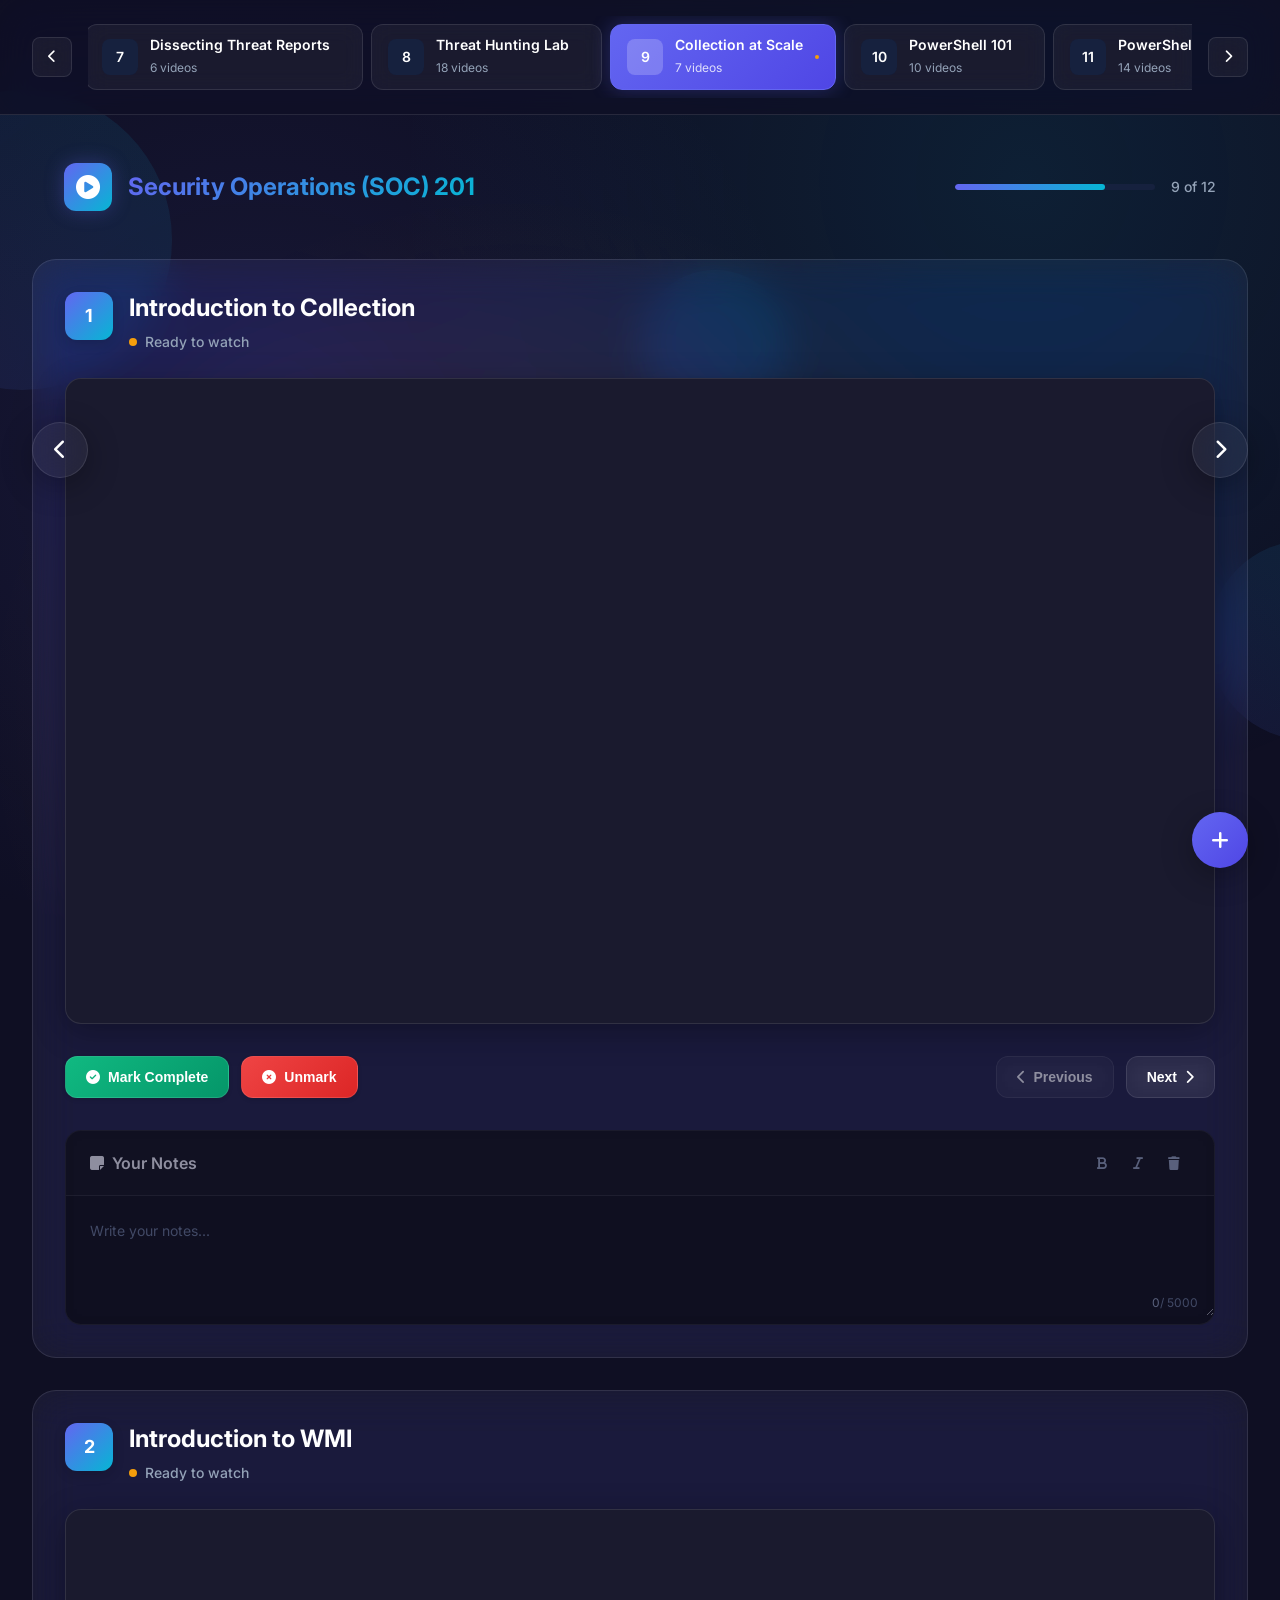
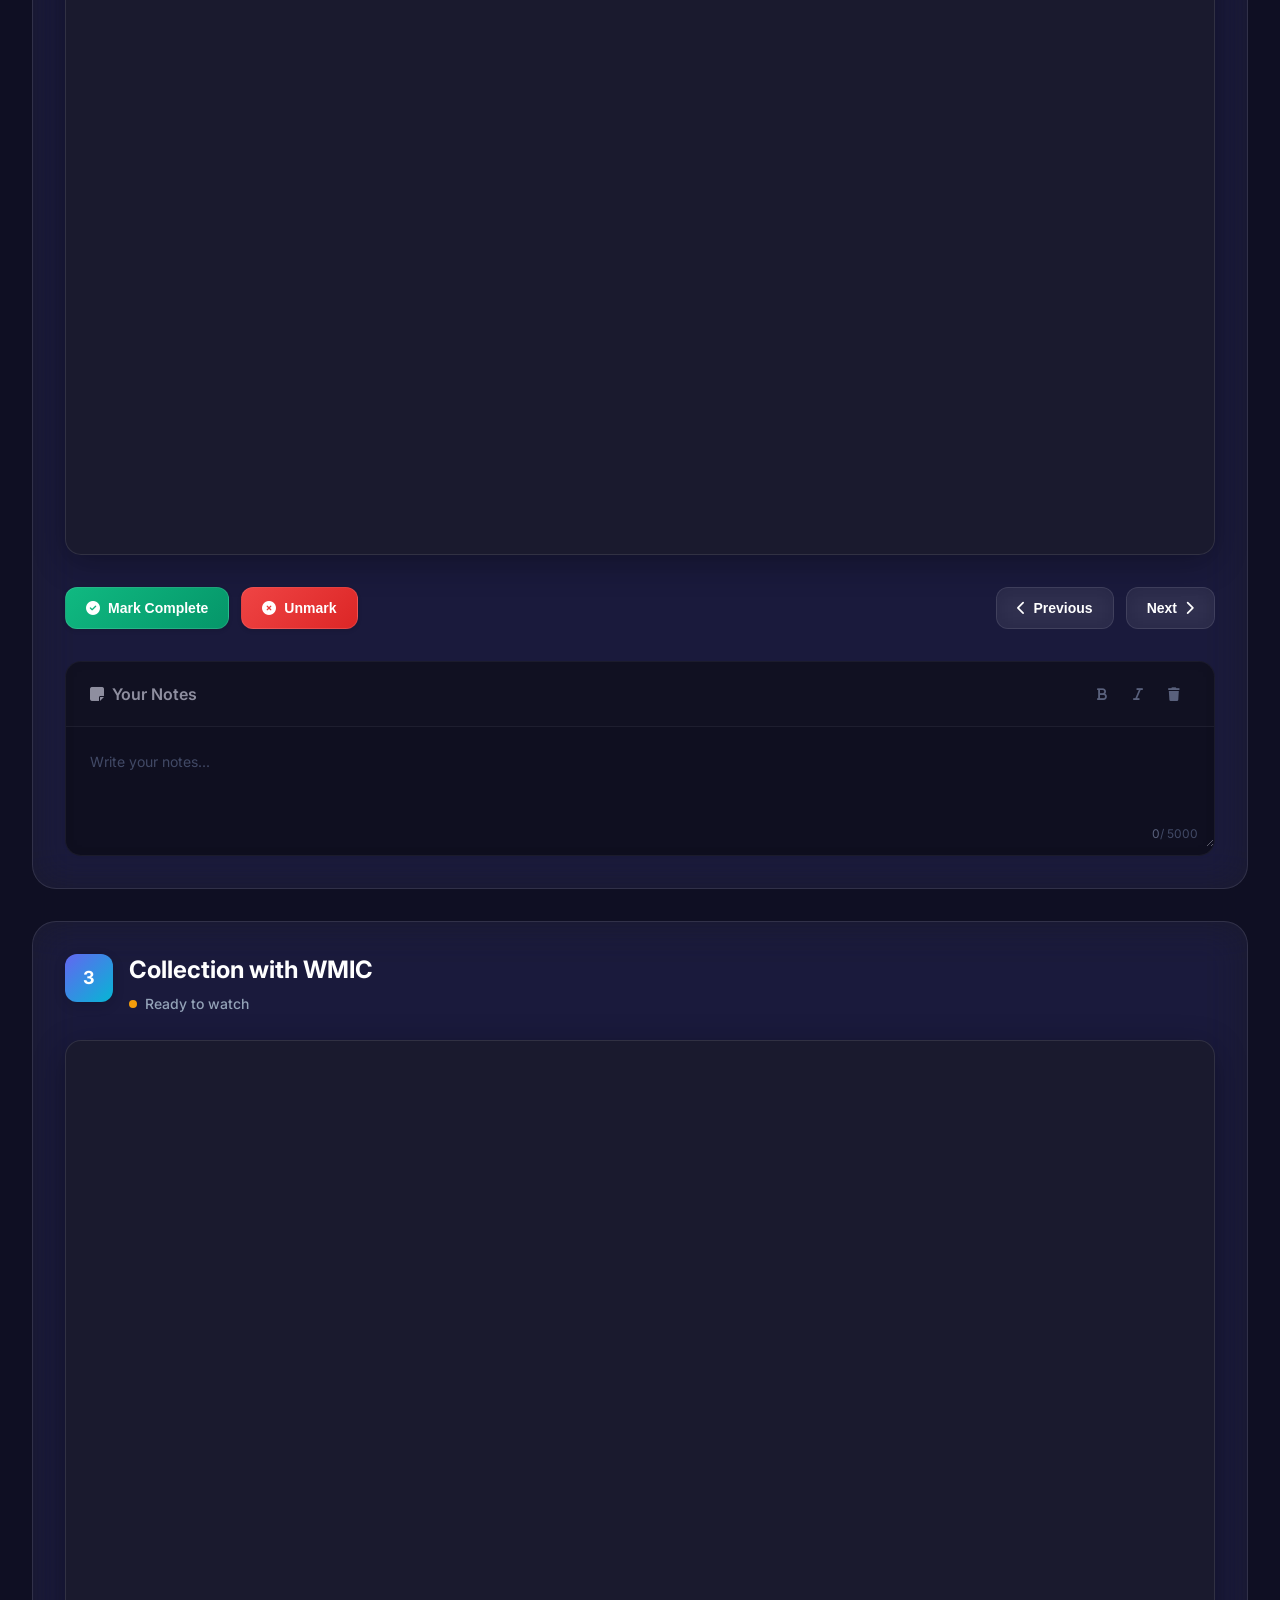
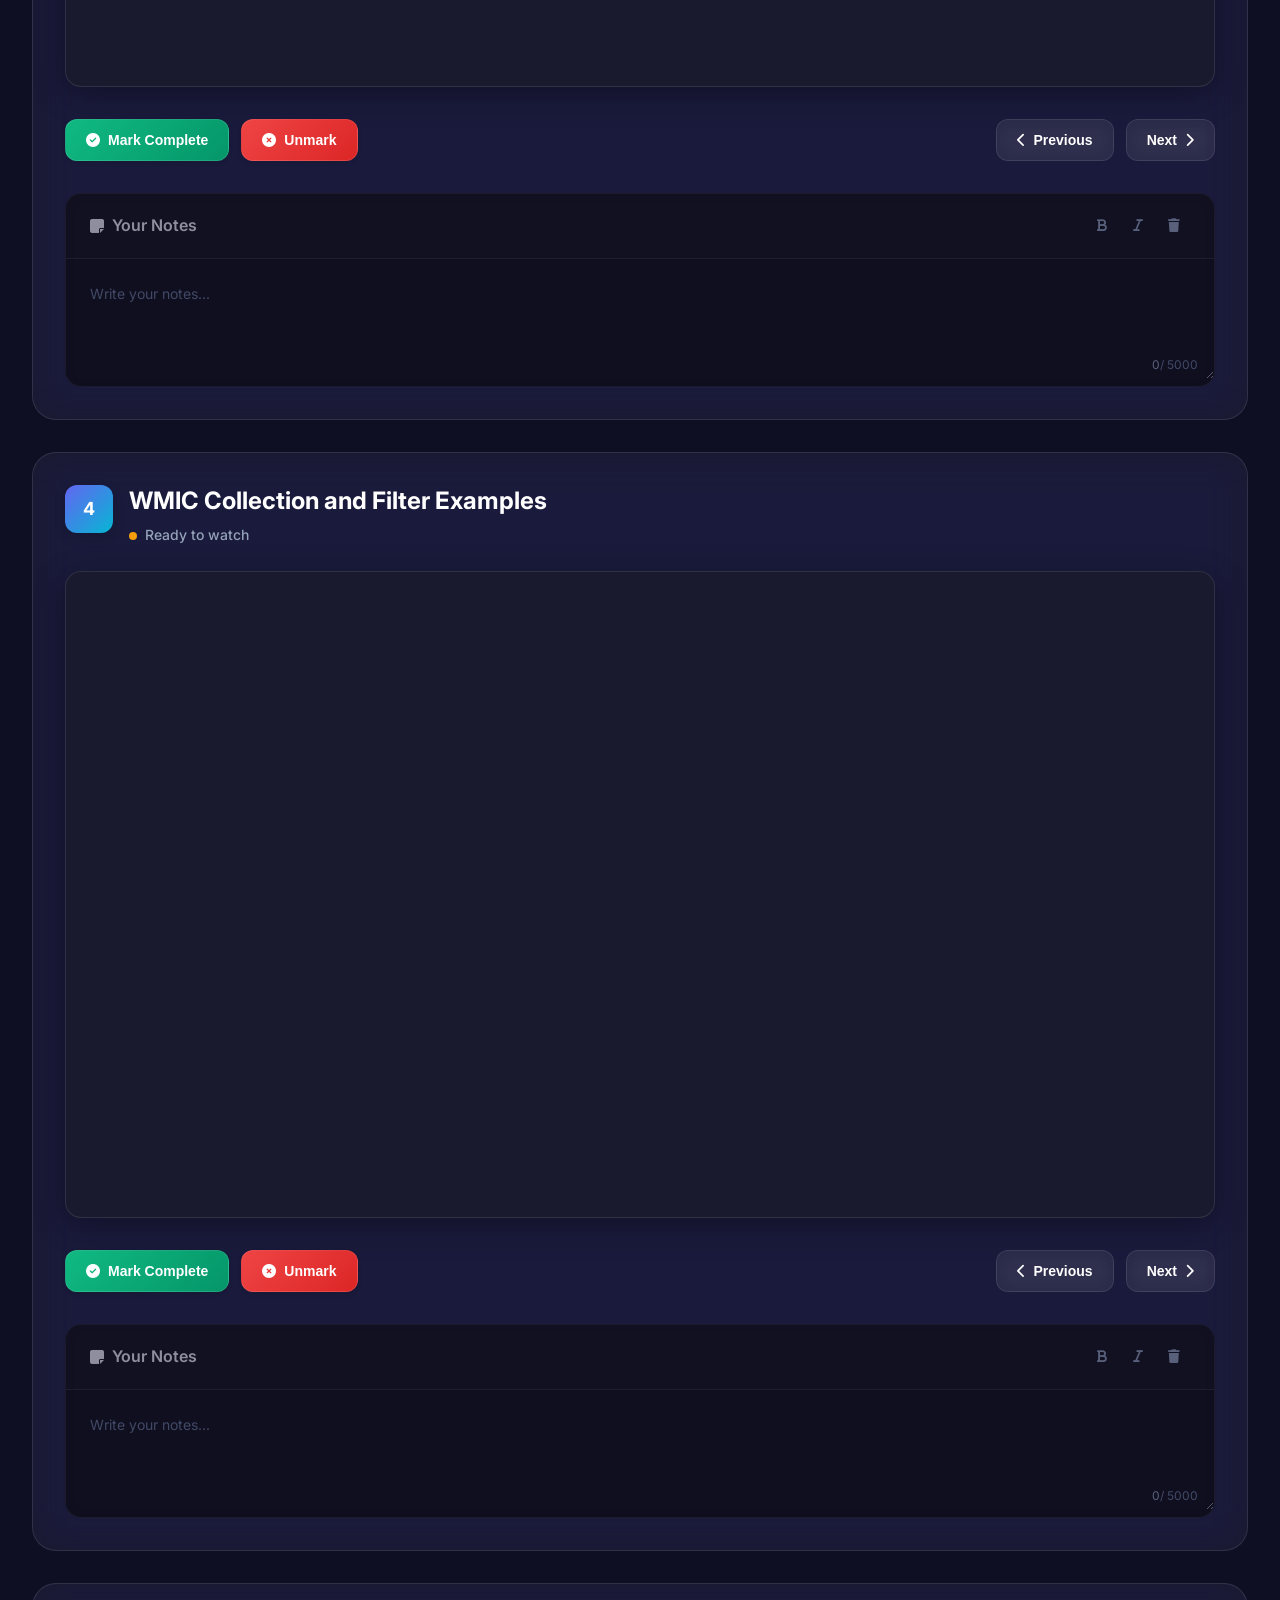
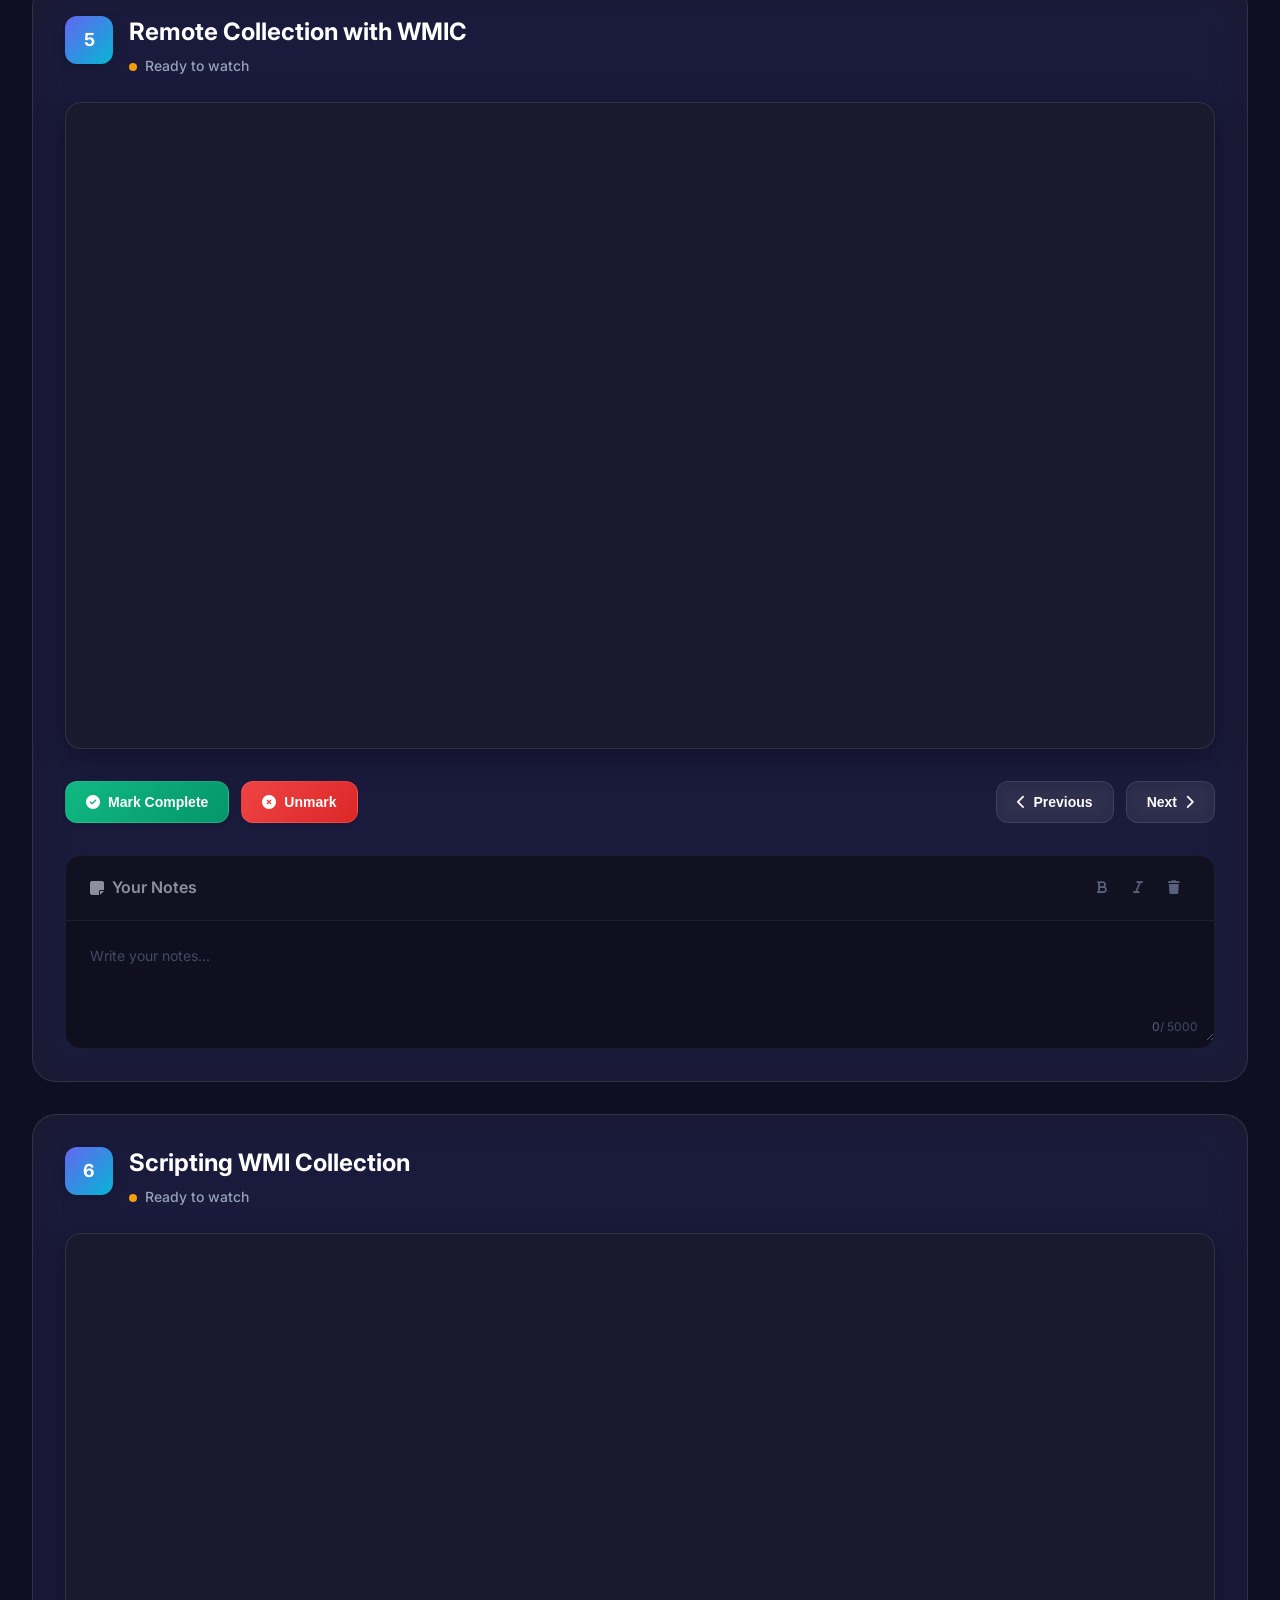
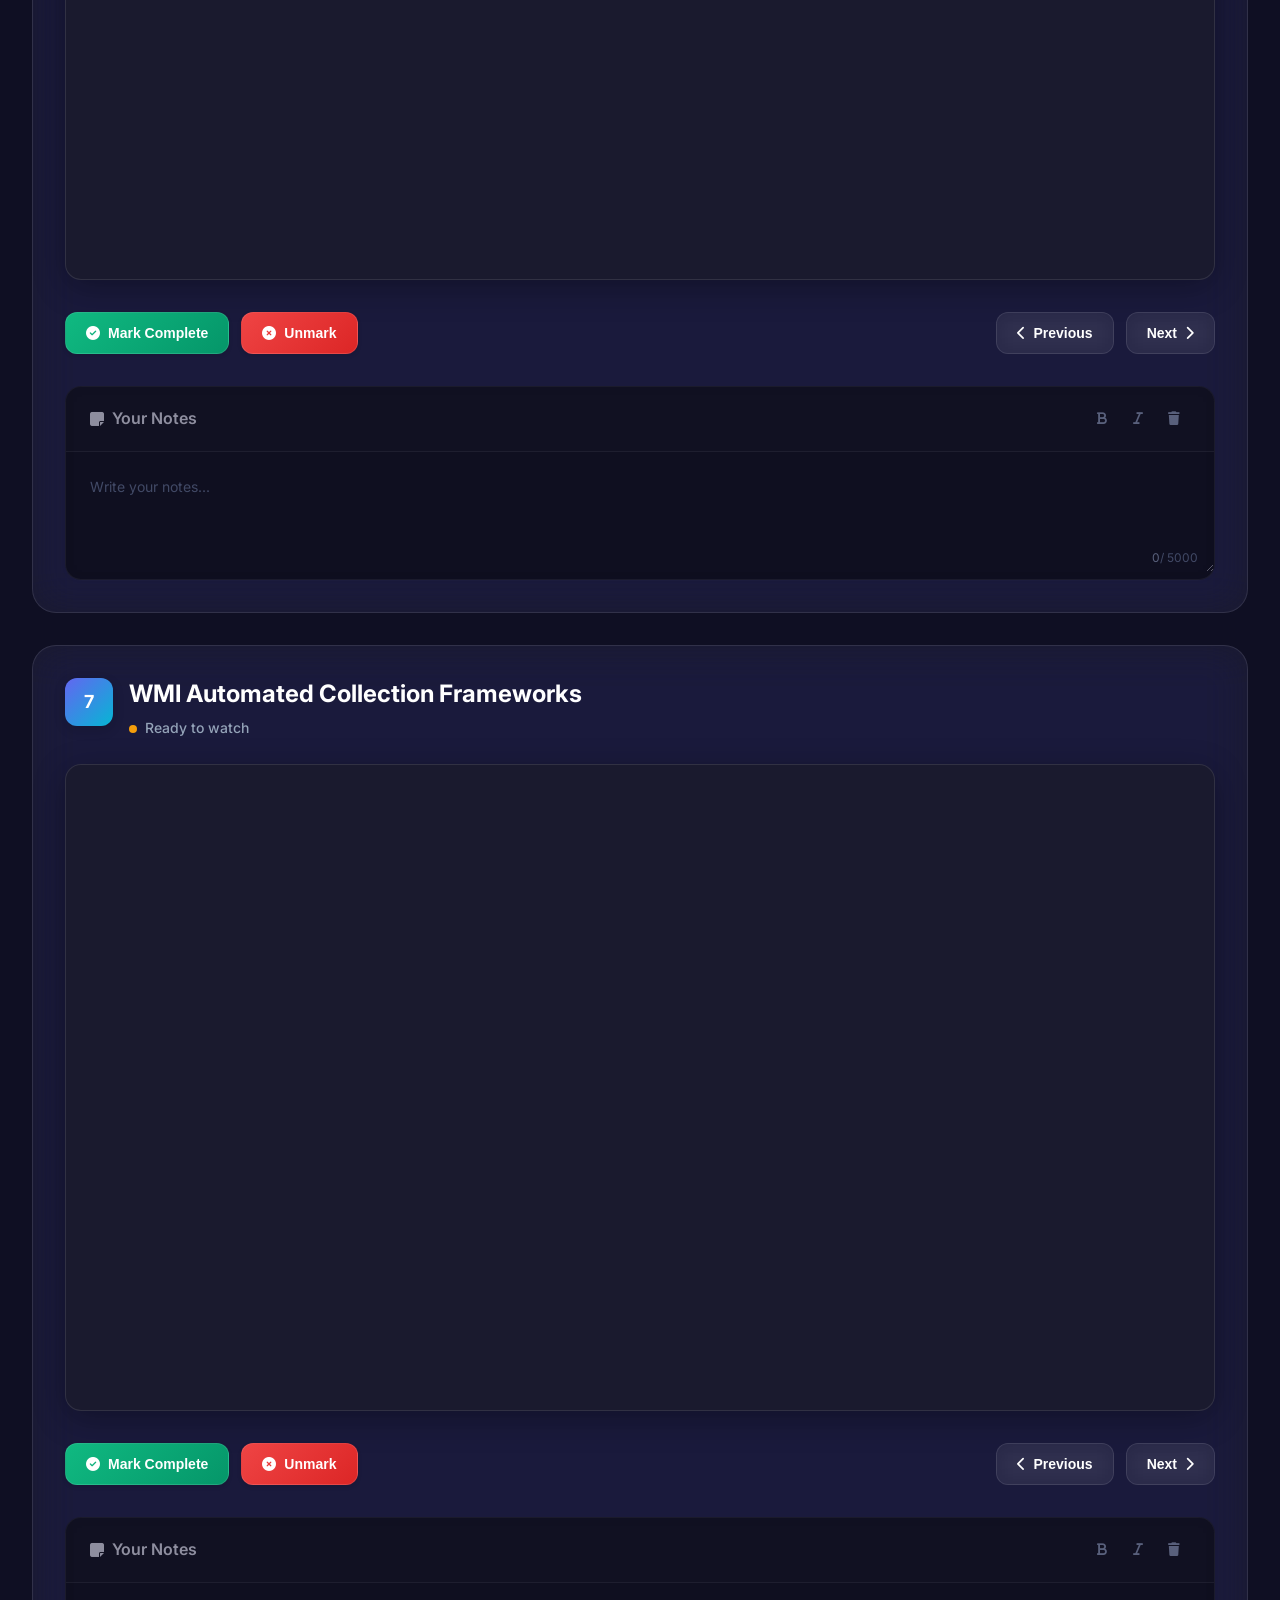
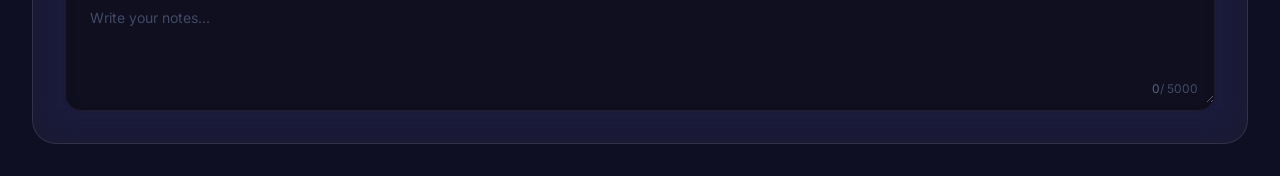
<file: s9.html>
<!DOCTYPE html>
<html lang="en">
<head>
<meta charset="utf-8"/>
<meta content="width=device-width, initial-scale=1.0" name="viewport"/>
<title>Security Operations (SOC) 201</title>
<link href="styles.css" rel="stylesheet"/>
<link href="https://cdnjs.cloudflare.com/ajax/libs/font-awesome/6.4.0/css/all.min.css" rel="stylesheet"/>
<link href="https://fonts.googleapis.com/css2?family=Inter:wght@300;400;500;600;700&amp;display=swap" rel="stylesheet"/>
</head>
<body>
<div class="bg-gradient"></div>
<div class="floating-shapes">
<div class="shape shape-1"></div>
<div class="shape shape-2"></div>
<div class="shape shape-3"></div>
</div>
<header class="glassmorphism-header">
<nav class="modern-nav">
<div class="nav-container">
<button class="nav-scroll-btn left-scroll" id="leftScroll"><i class="fas fa-chevron-left"></i></button>
<ul class="nav-carousel" id="navCarousel">
<li class="nav-item">
<a class="nav-link" href="index.html">
<div class="nav-icon"><span class="nav-number">1</span></div>
<div class="nav-content">
<span class="nav-title">Course Introduction</span>
<span class="nav-subtitle">5 videos</span>
</div>
<div class="nav-indicator"></div>
</a>
</li>
<li class="nav-item">
<a class="nav-link" href="s2.html">
<div class="nav-icon"><span class="nav-number">2</span></div>
<div class="nav-content">
<span class="nav-title">Lab Setup</span>
<span class="nav-subtitle">8 videos</span>
</div>
<div class="nav-indicator"></div>
</a>
</li>
<li class="nav-item">
<a class="nav-link" href="s3.html">
<div class="nav-icon"><span class="nav-number">3</span></div>
<div class="nav-content">
<span class="nav-title">Introduction to Incident Response</span>
<span class="nav-subtitle">10 videos</span>
</div>
<div class="nav-indicator"></div>
</a>
</li>
<li class="nav-item">
<a class="nav-link" href="s4.html">
<div class="nav-icon"><span class="nav-number">4</span></div>
<div class="nav-content">
<span class="nav-title">Introduction to Threat Hunting</span>
<span class="nav-subtitle">13 videos</span>
</div>
<div class="nav-indicator"></div>
</a>
</li>
<li class="nav-item">
<a class="nav-link" href="s5.html">
<div class="nav-icon"><span class="nav-number">5</span></div>
<div class="nav-content">
<span class="nav-title">Data Transformation</span>
<span class="nav-subtitle">15 videos</span>
</div>
<div class="nav-indicator"></div>
</a>
</li>
<li class="nav-item">
<a class="nav-link" href="s6.html">
<div class="nav-icon"><span class="nav-number">6</span></div>
<div class="nav-content">
<span class="nav-title">Understanding Anomalies</span>
<span class="nav-subtitle">12 videos</span>
</div>
<div class="nav-indicator"></div>
</a>
</li>
<li class="nav-item">
<a class="nav-link" href="s7.html">
<div class="nav-icon"><span class="nav-number">7</span></div>
<div class="nav-content">
<span class="nav-title">Dissecting Threat Reports</span>
<span class="nav-subtitle">6 videos</span>
</div>
<div class="nav-indicator"></div>
</a>
</li>
<li class="nav-item">
<a class="nav-link" href="s8.html">
<div class="nav-icon"><span class="nav-number">8</span></div>
<div class="nav-content">
<span class="nav-title">Threat Hunting Lab</span>
<span class="nav-subtitle">18 videos</span>
</div>
<div class="nav-indicator"></div>
</a>
</li>
<li class="nav-item active">
<a class="nav-link" href="s9.html">
<div class="nav-icon"><span class="nav-number">9</span></div>
<div class="nav-content">
<span class="nav-title">Collection at Scale</span>
<span class="nav-subtitle">7 videos</span>
</div>
<div class="nav-indicator"></div>
</a>
</li>
<li class="nav-item">
<a class="nav-link" href="s10.html">
<div class="nav-icon"><span class="nav-number">10</span></div>
<div class="nav-content">
<span class="nav-title">PowerShell 101</span>
<span class="nav-subtitle">10 videos</span>
</div>
<div class="nav-indicator"></div>
</a>
</li>
<li class="nav-item">
<a class="nav-link" href="s11.html">
<div class="nav-icon"><span class="nav-number">11</span></div>
<div class="nav-content">
<span class="nav-title">PowerShell for Incident Response</span>
<span class="nav-subtitle">14 videos</span>
</div>
<div class="nav-indicator"></div>
</a>
</li>
<li class="nav-item">
<a class="nav-link" href="s12.html">
<div class="nav-icon"><span class="nav-number">12</span></div>
<div class="nav-content">
<span class="nav-title">Conclusion</span>
<span class="nav-subtitle">1 videos</span>
</div>
<div class="nav-indicator"></div>
</a>
</li></ul>
<button class="nav-scroll-btn right-scroll" id="rightScroll"><i class="fas fa-chevron-right"></i></button>
</div>
</nav>
</header>
<button class="floating-nav left-nav" onclick="navigate('s8.html')"><i class="fas fa-chevron-left"></i></button>
<button class="floating-nav right-nav" onclick="navigate('s10.html')"><i class="fas fa-chevron-right"></i></button>
<main class="main-container">
<div class="content-wrapper">
<div class="header-content">
<div class="logo-section">
<div class="logo-icon"><i class="fas fa-play-circle"></i></div>
<h1 class="app-title">Security Operations (SOC) 201</h1>
</div>
<div class="progress-indicator">
<div class="progress-bar">
<div class="progress-fill" style="width: 75.0%"></div>
</div>
<span class="progress-text">9 of 12</span>
</div>
</div>

<section class="video-section glassmorphism" data-video-index="0" id="section88">
<div class="section-header">
<div class="video-info">
<div class="video-badge"><span class="badge-number">1</span></div>
<div class="video-meta">
<!-- CORRECTED TITLE -->
<h2 class="video-title">Introduction to Collection</h2>
<div class="video-status">
<span class="status-dot"></span>
<span class="status-text">Ready to watch</span>
</div>
</div>
</div>
</div>
<div class="video-container modern-player">
<iframe allow="autoplay; fullscreen" allowfullscreen="" class="video-iframe" loading="lazy" src="https://drive.google.com/file/d/1wMPDU1wy9IUx1hHL5y8JlHU9CM9zl8uw/preview"></iframe>
</div>
<div class="section-actions">
<div class="action-group completion-group">
<button class="action-btn complete-btn" data-section="section88">
<div class="btn-content"><i class="fas fa-check-circle"></i><span>Mark Complete</span></div>
</button>
<button class="action-btn unmark-btn" data-section="section88">
<div class="btn-content"><i class="fas fa-times-circle"></i><span>Unmark</span></div>
</button>
</div>
<div class="action-group navigation-group">
<button class="action-btn nav-btn prev-btn" disabled="" onclick="navigateToSection('prev', 0)">
<div class="btn-content"><i class="fas fa-chevron-left"></i><span>Previous</span></div>
</button>
<button class="action-btn nav-btn next-btn" onclick="navigateToSection('next', 0)">
<div class="btn-content"><span>Next</span><i class="fas fa-chevron-right"></i></div>
</button>
</div>
</div>
<div class="notes-container">
<div class="notes-header">
<div class="notes-title"><i class="fas fa-sticky-note"></i><span>Your Notes</span></div>
<div class="notes-tools">
<button class="tool-btn" id="bold-88" title="Bold"><i class="fas fa-bold"></i></button>
<button class="tool-btn" id="italic-88" title="Italic"><i class="fas fa-italic"></i></button>
<button class="tool-btn" id="clear-88" title="Clear Notes"><i class="fas fa-trash"></i></button>
</div>
</div>
<div class="notes-input-container">
<textarea class="notes-input" data-video-id="88" id="notes88" placeholder="Write your notes..."></textarea>
<div class="notes-counter"><span class="char-count">0</span><span class="char-limit">/ 5000</span></div>
</div>
</div>
</section>

<section class="video-section glassmorphism" data-video-index="1" id="section89">
<div class="section-header">
<div class="video-info">
<div class="video-badge"><span class="badge-number">2</span></div>
<div class="video-meta">
<!-- CORRECTED TITLE -->
<h2 class="video-title">Introduction to WMI</h2>
<div class="video-status">
<span class="status-dot"></span>
<span class="status-text">Ready to watch</span>
</div>
</div>
</div>
</div>
<div class="video-container modern-player">
<iframe allow="autoplay; fullscreen" allowfullscreen="" class="video-iframe" loading="lazy" src="https://drive.google.com/file/d/1d9PWpba8bFPy7Ap7kpgyY7X0_txGrHLi/preview"></iframe>
</div>
<div class="section-actions">
<div class="action-group completion-group">
<button class="action-btn complete-btn" data-section="section89">
<div class="btn-content"><i class="fas fa-check-circle"></i><span>Mark Complete</span></div>
</button>
<button class="action-btn unmark-btn" data-section="section89">
<div class="btn-content"><i class="fas fa-times-circle"></i><span>Unmark</span></div>
</button>
</div>
<div class="action-group navigation-group">
<button class="action-btn nav-btn prev-btn" onclick="navigateToSection('prev', 1)">
<div class="btn-content"><i class="fas fa-chevron-left"></i><span>Previous</span></div>
</button>
<button class="action-btn nav-btn next-btn" onclick="navigateToSection('next', 1)">
<div class="btn-content"><span>Next</span><i class="fas fa-chevron-right"></i></div>
</button>
</div>
</div>
<div class="notes-container">
<div class="notes-header">
<div class="notes-title"><i class="fas fa-sticky-note"></i><span>Your Notes</span></div>
<div class="notes-tools">
<button class="tool-btn" id="bold-89" title="Bold"><i class="fas fa-bold"></i></button>
<button class="tool-btn" id="italic-89" title="Italic"><i class="fas fa-italic"></i></button>
<button class="tool-btn" id="clear-89" title="Clear Notes"><i class="fas fa-trash"></i></button>
</div>
</div>
<div class="notes-input-container">
<textarea class="notes-input" data-video-id="89" id="notes89" placeholder="Write your notes..."></textarea>
<div class="notes-counter"><span class="char-count">0</span><span class="char-limit">/ 5000</span></div>
</div>
</div>
</section>

<section class="video-section glassmorphism" data-video-index="2" id="section90">
<div class="section-header">
<div class="video-info">
<div class="video-badge"><span class="badge-number">3</span></div>
<div class="video-meta">
<!-- CORRECTED TITLE -->
<h2 class="video-title">Collection with WMIC</h2>
<div class="video-status">
<span class="status-dot"></span>
<span class="status-text">Ready to watch</span>
</div>
</div>
</div>
</div>
<div class="video-container modern-player">
<iframe allow="autoplay; fullscreen" allowfullscreen="" class="video-iframe" loading="lazy" src="https://drive.google.com/file/d/1wh93N73jQNylEYGixe8egsBSMJ7Vp8qv/preview"></iframe>
</div>
<div class="section-actions">
<div class="action-group completion-group">
<button class="action-btn complete-btn" data-section="section90">
<div class="btn-content"><i class="fas fa-check-circle"></i><span>Mark Complete</span></div>
</button>
<button class="action-btn unmark-btn" data-section="section90">
<div class="btn-content"><i class="fas fa-times-circle"></i><span>Unmark</span></div>
</button>
</div>
<div class="action-group navigation-group">
<button class="action-btn nav-btn prev-btn" onclick="navigateToSection('prev', 2)">
<div class="btn-content"><i class="fas fa-chevron-left"></i><span>Previous</span></div>
</button>
<button class="action-btn nav-btn next-btn" onclick="navigateToSection('next', 2)">
<div class="btn-content"><span>Next</span><i class="fas fa-chevron-right"></i></div>
</button>
</div>
</div>
<div class="notes-container">
<div class="notes-header">
<div class="notes-title"><i class="fas fa-sticky-note"></i><span>Your Notes</span></div>
<div class="notes-tools">
<button class="tool-btn" id="bold-90" title="Bold"><i class="fas fa-bold"></i></button>
<button class="tool-btn" id="italic-90" title="Italic"><i class="fas fa-italic"></i></button>
<button class="tool-btn" id="clear-90" title="Clear Notes"><i class="fas fa-trash"></i></button>
</div>
</div>
<div class="notes-input-container">
<textarea class="notes-input" data-video-id="90" id="notes90" placeholder="Write your notes..."></textarea>
<div class="notes-counter"><span class="char-count">0</span><span class="char-limit">/ 5000</span></div>
</div>
</div>
</section>

<section class="video-section glassmorphism" data-video-index="3" id="section91">
<div class="section-header">
<div class="video-info">
<div class="video-badge"><span class="badge-number">4</span></div>
<div class="video-meta">
<!-- CORRECTED TITLE -->
<h2 class="video-title">WMIC Collection and Filter Examples</h2>
<div class="video-status">
<span class="status-dot"></span>
<span class="status-text">Ready to watch</span>
</div>
</div>
</div>
</div>
<div class="video-container modern-player">
<iframe allow="autoplay; fullscreen" allowfullscreen="" class="video-iframe" loading="lazy" src="https://drive.google.com/file/d/1LOnLqNfAfjRlYkbWoXAapYTgAIUxxQpJ/preview"></iframe>
</div>
<div class="section-actions">
<div class="action-group completion-group">
<button class="action-btn complete-btn" data-section="section91">
<div class="btn-content"><i class="fas fa-check-circle"></i><span>Mark Complete</span></div>
</button>
<button class="action-btn unmark-btn" data-section="section91">
<div class="btn-content"><i class="fas fa-times-circle"></i><span>Unmark</span></div>
</button>
</div>
<div class="action-group navigation-group">
<button class="action-btn nav-btn prev-btn" onclick="navigateToSection('prev', 3)">
<div class="btn-content"><i class="fas fa-chevron-left"></i><span>Previous</span></div>
</button>
<button class="action-btn nav-btn next-btn" onclick="navigateToSection('next', 3)">
<div class="btn-content"><span>Next</span><i class="fas fa-chevron-right"></i></div>
</button>
</div>
</div>
<div class="notes-container">
<div class="notes-header">
<div class="notes-title"><i class="fas fa-sticky-note"></i><span>Your Notes</span></div>
<div class="notes-tools">
<button class="tool-btn" id="bold-91" title="Bold"><i class="fas fa-bold"></i></button>
<button class="tool-btn" id="italic-91" title="Italic"><i class="fas fa-italic"></i></button>
<button class="tool-btn" id="clear-91" title="Clear Notes"><i class="fas fa-trash"></i></button>
</div>
</div>
<div class="notes-input-container">
<textarea class="notes-input" data-video-id="91" id="notes91" placeholder="Write your notes..."></textarea>
<div class="notes-counter"><span class="char-count">0</span><span class="char-limit">/ 5000</span></div>
</div>
</div>
</section>

<section class="video-section glassmorphism" data-video-index="4" id="section92">
<div class="section-header">
<div class="video-info">
<div class="video-badge"><span class="badge-number">5</span></div>
<div class="video-meta">
<!-- CORRECTED TITLE -->
<h2 class="video-title">Remote Collection with WMIC</h2>
<div class="video-status">
<span class="status-dot"></span>
<span class="status-text">Ready to watch</span>
</div>
</div>
</div>
</div>
<div class="video-container modern-player">
<iframe allow="autoplay; fullscreen" allowfullscreen="" class="video-iframe" loading="lazy" src="https://drive.google.com/file/d/1Gpc9moAnnDJHeYAG1KIkRF7ZyCRFmqNz/preview"></iframe>
</div>
<div class="section-actions">
<div class="action-group completion-group">
<button class="action-btn complete-btn" data-section="section92">
<div class="btn-content"><i class="fas fa-check-circle"></i><span>Mark Complete</span></div>
</button>
<button class="action-btn unmark-btn" data-section="section92">
<div class="btn-content"><i class="fas fa-times-circle"></i><span>Unmark</span></div>
</button>
</div>
<div class="action-group navigation-group">
<button class="action-btn nav-btn prev-btn" onclick="navigateToSection('prev', 4)">
<div class="btn-content"><i class="fas fa-chevron-left"></i><span>Previous</span></div>
</button>
<button class="action-btn nav-btn next-btn" onclick="navigateToSection('next', 4)">
<div class="btn-content"><span>Next</span><i class="fas fa-chevron-right"></i></div>
</button>
</div>
</div>
<div class="notes-container">
<div class="notes-header">
<div class="notes-title"><i class="fas fa-sticky-note"></i><span>Your Notes</span></div>
<div class="notes-tools">
<button class="tool-btn" id="bold-92" title="Bold"><i class="fas fa-bold"></i></button>
<button class="tool-btn" id="italic-92" title="Italic"><i class="fas fa-italic"></i></button>
<button class="tool-btn" id="clear-92" title="Clear Notes"><i class="fas fa-trash"></i></button>
</div>
</div>
<div class="notes-input-container">
<textarea class="notes-input" data-video-id="92" id="notes92" placeholder="Write your notes..."></textarea>
<div class="notes-counter"><span class="char-count">0</span><span class="char-limit">/ 5000</span></div>
</div>
</div>
</section>

<section class="video-section glassmorphism" data-video-index="5" id="section93">
<div class="section-header">
<div class="video-info">
<div class="video-badge"><span class="badge-number">6</span></div>
<div class="video-meta">
<!-- CORRECTED TITLE -->
<h2 class="video-title">Scripting WMI Collection</h2>
<div class="video-status">
<span class="status-dot"></span>
<span class="status-text">Ready to watch</span>
</div>
</div>
</div>
</div>
<div class="video-container modern-player">
<iframe allow="autoplay; fullscreen" allowfullscreen="" class="video-iframe" loading="lazy" src="https://drive.google.com/file/d/1yjeUd7FFdxgctKdWdKx7WlnoXDiHpxhX/preview"></iframe>
</div>
<div class="section-actions">
<div class="action-group completion-group">
<button class="action-btn complete-btn" data-section="section93">
<div class="btn-content"><i class="fas fa-check-circle"></i><span>Mark Complete</span></div>
</button>
<button class="action-btn unmark-btn" data-section="section93">
<div class="btn-content"><i class="fas fa-times-circle"></i><span>Unmark</span></div>
</button>
</div>
<div class="action-group navigation-group">
<button class="action-btn nav-btn prev-btn" onclick="navigateToSection('prev', 5)">
<div class="btn-content"><i class="fas fa-chevron-left"></i><span>Previous</span></div>
</button>
<button class="action-btn nav-btn next-btn" onclick="navigateToSection('next', 5)">
<div class="btn-content"><span>Next</span><i class="fas fa-chevron-right"></i></div>
</button>
</div>
</div>
<div class="notes-container">
<div class="notes-header">
<div class="notes-title"><i class="fas fa-sticky-note"></i><span>Your Notes</span></div>
<div class="notes-tools">
<button class="tool-btn" id="bold-93" title="Bold"><i class="fas fa-bold"></i></button>
<button class="tool-btn" id="italic-93" title="Italic"><i class="fas fa-italic"></i></button>
<button class="tool-btn" id="clear-93" title="Clear Notes"><i class="fas fa-trash"></i></button>
</div>
</div>
<div class="notes-input-container">
<textarea class="notes-input" data-video-id="93" id="notes93" placeholder="Write your notes..."></textarea>
<div class="notes-counter"><span class="char-count">0</span><span class="char-limit">/ 5000</span></div>
</div>
</div>
</section>

<section class="video-section glassmorphism" data-video-index="6" id="section94">
<div class="section-header">
<div class="video-info">
<div class="video-badge"><span class="badge-number">7</span></div>
<div class="video-meta">
<!-- CORRECTED TITLE -->
<h2 class="video-title">WMI Automated Collection Frameworks</h2>
<div class="video-status">
<span class="status-dot"></span>
<span class="status-text">Ready to watch</span>
</div>
</div>
</div>
</div>
<div class="video-container modern-player">
<iframe allow="autoplay; fullscreen" allowfullscreen="" class="video-iframe" loading="lazy" src="https://drive.google.com/file/d/1kvaMwwnv9aOW1mF-ja7agO0ztJF2SriH/preview"></iframe>
</div>
<div class="section-actions">
<div class="action-group completion-group">
<button class="action-btn complete-btn" data-section="section94">
<div class="btn-content"><i class="fas fa-check-circle"></i><span>Mark Complete</span></div>
</button>
<button class="action-btn unmark-btn" data-section="section94">
<div class="btn-content"><i class="fas fa-times-circle"></i><span>Unmark</span></div>
</button>
</div>
<div class="action-group navigation-group">
<button class="action-btn nav-btn prev-btn" onclick="navigateToSection('prev', 6)">
<div class="btn-content"><i class="fas fa-chevron-left"></i><span>Previous</span></div>
</button>
<button class="action-btn nav-btn next-btn" onclick="navigateToSection('next', 6)">
<div class="btn-content"><span>Next</span><i class="fas fa-chevron-right"></i></div>
</button>
</div>
</div>
<div class="notes-container">
<div class="notes-header">
<div class="notes-title"><i class="fas fa-sticky-note"></i><span>Your Notes</span></div>
<div class="notes-tools">
<button class="tool-btn" id="bold-94" title="Bold"><i class="fas fa-bold"></i></button>
<button class="tool-btn" id="italic-94" title="Italic"><i class="fas fa-italic"></i></button>
<button class="tool-btn" id="clear-94" title="Clear Notes"><i class="fas fa-trash"></i></button>
</div>
</div>
<div class="notes-input-container">
<textarea class="notes-input" data-video-id="94" id="notes94" placeholder="Write your notes..."></textarea>
<div class="notes-counter"><span class="char-count">0</span><span class="char-limit">/ 5000</span></div>
</div>
</div>
</section>
</div>
</main>
<div class="fab-container">
<div class="fab-menu">
<button class="fab main-fab" id="mainFab"><i class="fas fa-plus"></i></button>
<div class="fab-options">
<button class="fab option-fab" id="exportButton" title="Export Progress"><i class="fas fa-download"></i></button>
<button class="fab option-fab" id="importDataButton" title="Import Progress"><i class="fas fa-upload"></i></button>
<button class="fab option-fab home-fab" onclick="window.location.href='https://brahimsaa.github.io/all';" title="Home"><i class="fas fa-home"></i></button>
</div>
</div>
</div>
<input accept=".json" id="importButton" style="display: none;" type="file"/>
<div class="loading-overlay" id="loadingOverlay">
<div class="loading-spinner">
<div class="spinner"></div>
<p>Loading content...</p>
</div>
</div>
<script src="script.js"></script>
</body>
</html>
</file>
<file: styles.css>
/* Modern CSS Variables */
:root {
  --primary-color: #6366f1;
  --primary-dark: #4f46e5;
  --secondary-color: #06b6d4;
  --accent-color: #f59e0b;
  --success-color: #10b981;
  --danger-color: #ef4444;
  --warning-color: #f59e0b;

  --bg-primary: #0f0f23;
  --bg-secondary: #1a1a2e;
  --bg-tertiary: #16213e;
  --bg-glass: rgba(255, 255, 255, 0.05);
  --bg-glass-hover: rgba(255, 255, 255, 0.1);

  --text-primary: #ffffff;
  --text-secondary: #94a3b8;
  --text-muted: #64748b;

  --border-color: rgba(255, 255, 255, 0.1);
  --border-hover: rgba(255, 255, 255, 0.2);

  --shadow-sm: 0 2px 4px rgba(0, 0, 0, 0.1);
  --shadow-md: 0 4px 12px rgba(0, 0, 0, 0.15);
  --shadow-lg: 0 8px 32px rgba(0, 0, 0, 0.3);
  --shadow-glow: 0 0 20px rgba(99, 102, 241, 0.3);

  --radius-sm: 8px;
  --radius-md: 12px;
  --radius-lg: 16px;
  --radius-xl: 24px;

  --transition-fast: 0.15s ease;
  --transition-normal: 0.3s ease;
  --transition-slow: 0.5s ease;
}

/* Base Styles */
* {
  margin: 0;
  padding: 0;
  box-sizing: border-box;
}

html {
  scroll-behavior: smooth;
  font-size: 16px;
}

body {
  font-family: 'Inter', -apple-system, BlinkMacSystemFont, sans-serif;
  background: var(--bg-primary);
  color: var(--text-primary);
  line-height: 1.6;
  overflow-x: hidden;
  min-height: 100vh;
}

/* Background Elements */
.bg-gradient {
  position: fixed;
  top: 0;
  left: 0;
  width: 100%;
  height: 100%;
  background:
    radial-gradient(circle at 20% 50%, rgba(99, 102, 241, 0.1) 0%, transparent 50%),
    radial-gradient(circle at 80% 20%, rgba(6, 182, 212, 0.1) 0%, transparent 50%),
    radial-gradient(circle at 40% 80%, rgba(245, 158, 11, 0.1) 0%, transparent 50%);
  z-index: -2;
}

.floating-shapes {
  position: fixed;
  top: 0;
  left: 0;
  width: 100%;
  height: 100%;
  pointer-events: none;
  z-index: -1;
}

.shape {
  position: absolute;
  border-radius: 50%;
  background: linear-gradient(45deg, var(--primary-color), var(--secondary-color));
  opacity: 0.1;
  animation: float 20s infinite linear;
}

.shape-1 {
  width: 300px;
  height: 300px;
  top: 10%;
  left: -10%;
  animation-delay: 0s;
}

.shape-2 {
  width: 200px;
  height: 200px;
  top: 60%;
  right: -10%;
  animation-delay: -7s;
}

.shape-3 {
  width: 150px;
  height: 150px;
  top: 30%;
  left: 50%;
  animation-delay: -14s;
}

/* Header Styles */
.glassmorphism-header {
  position: sticky;
  top: 0;
  background: rgba(15, 15, 35, 0.8);
  backdrop-filter: blur(20px) saturate(180%);
  border-bottom: 1px solid var(--border-color);
  z-index: 1000;
  padding: 0; /* Remove default padding */
  transition: all var(--transition-normal);
}


/* Header content that will hide on scroll */
.header-content {
    max-width: 1400px;

    padding: 1rem 2rem;
    display: flex;
    justify-content: space-between;
    align-items: center;
    transition: height var(--transition-normal), opacity var(--transition-normal), padding var(--transition-normal);
    /* Remove transform transition */
}

.logo-section {
  display: flex;
  align-items: center;
  gap: 1rem;
}

.logo-icon {
  width: 48px;
  height: 48px;
  background: linear-gradient(135deg, var(--primary-color), var(--secondary-color));
  border-radius: var(--radius-md);
  display: flex;
  align-items: center;
  justify-content: center;
  font-size: 1.5rem;
  color: white;
  box-shadow: var(--shadow-glow);
}

.app-title {
  font-size: 1.5rem;
  font-weight: 700;
  background: linear-gradient(135deg, var(--primary-color), var(--secondary-color));
  -webkit-background-clip: text;
  -webkit-text-fill-color: transparent;
  background-clip: text;
}

.progress-indicator {
  display: flex;
  align-items: center;
  gap: 1rem;
}

.progress-bar {
  width: 200px;
  height: 6px;
  background: var(--bg-tertiary);
  border-radius: 3px;
  overflow: hidden;
}

.glassmorphism-header.scrolled .header-content {

    opacity: 0;
    height: 0;
    padding-top: 0;
    padding-bottom: 0;
    overflow: hidden;
}

.glassmorphism-header.scrolled .modern-nav {
    padding-top: 0.75rem;
    padding-bottom: 0.75rem;
}

.progress-fill {
  height: 100%;
  background: linear-gradient(90deg, var(--primary-color), var(--secondary-color));
  border-radius: 3px;
  transition: width var(--transition-normal);
}

.progress-text {
  font-size: 0.875rem;
  color: var(--text-secondary);
  font-weight: 500;
}

/* Modern Navigation */
.modern-nav {
    max-width: 1400px;
    margin-left: auto;
    margin-right: auto;
    padding: 1rem 2rem;
    transition: padding var(--transition-normal);
    /* Add position relative to prevent layout shifts */
    position: relative;
}

.nav-container {
  display: flex;
  align-items: center;
  gap: 1rem;
  position: relative;
}

.nav-scroll-btn {
  width: 40px;
  height: 40px;
  border: none;
  background: var(--bg-glass);
  color: var(--text-primary);
  border-radius: var(--radius-sm);
  cursor: pointer;
  display: flex;
  align-items: center;
  justify-content: center;
  transition: all var(--transition-fast);
  backdrop-filter: blur(10px);
  border: 1px solid var(--border-color);
}

.nav-scroll-btn:hover:not(:disabled) {
  background: var(--bg-glass-hover);
  transform: scale(1.05);
}

.nav-scroll-btn:disabled {
  opacity: 0.3;
  cursor: not-allowed;
  transform: none;
}

.nav-carousel {
  display: flex;
  gap: 0.5rem;
  overflow-x: auto;
  scroll-behavior: smooth;
  flex: 1;
  padding: 0.5rem 0;
  scrollbar-width: none;
  -ms-overflow-style: none;
}

.nav-carousel::-webkit-scrollbar {
  display: none;
}

.nav-item {
  flex: 0 0 auto;
  list-style: none;
}

.nav-link {
  display: flex;
  align-items: center;
  gap: 0.75rem;
  padding: 0.75rem 1rem;
  background: var(--bg-glass);
  border: 1px solid var(--border-color);
  border-radius: var(--radius-md);
  text-decoration: none;
  color: var(--text-primary);
  transition: all var(--transition-normal);
  position: relative;
  overflow: hidden;
  backdrop-filter: blur(10px);
  min-width: 200px;
}

.nav-link:hover {
  background: var(--bg-glass-hover);
  border-color: var(--border-hover);
  transform: translateY(-2px);
  box-shadow: var(--shadow-md);
}

.nav-item.active .nav-link {
  background: linear-gradient(135deg, var(--primary-color), var(--primary-dark));
  border-color: var(--primary-color);
  box-shadow: var(--shadow-glow);
}

.nav-icon {
  width: 36px;
  height: 36px;
  background: var(--bg-tertiary);
  border-radius: var(--radius-sm);
  display: flex;
  align-items: center;
  justify-content: center;
  font-weight: 600;
  font-size: 0.875rem;
}

.nav-item.active .nav-icon {
  background: rgba(255, 255, 255, 0.2);
}

.nav-content {
  flex: 1;
}

.nav-title {
  font-weight: 600;
  font-size: 0.875rem;
  display: block;
  line-height: 1.2;
}

.nav-subtitle {
  font-size: 0.75rem;
  color: var(--text-secondary);
  display: block;
  margin-top: 0.25rem;
}

.nav-item.active .nav-subtitle {
  color: rgba(255, 255, 255, 0.8);
}

.nav-indicator {
  width: 4px;
  height: 4px;
  background: var(--accent-color);
  border-radius: 50%;
  opacity: 0;
  transition: opacity var(--transition-fast);
}

.nav-item.active .nav-indicator {
  opacity: 1;
}

/* Floating Navigation */
.floating-nav {
  position: fixed;
  top: 50%;
  transform: translateY(-50%);
  width: 56px;
  height: 56px;
  border: none;
  background: var(--bg-glass);
  backdrop-filter: blur(20px);
  border: 1px solid var(--border-color);
  color: var(--text-primary);
  border-radius: 50%;
  cursor: pointer;
  display: flex;
  align-items: center;
  justify-content: center;
  font-size: 1.25rem;
  transition: all var(--transition-normal);
  z-index: 999;
  box-shadow: var(--shadow-lg);
}

.floating-nav:hover {
  background: var(--primary-color);
  transform: translateY(-50%) scale(1.1);
  box-shadow: var(--shadow-glow);
}

.left-nav {
  left: 2rem;
}

.right-nav {
  right: 2rem;
}

/* Main Content */
.main-container {
  max-width: 1400px;
  margin: 0 auto;
  padding: 2rem;
}

.content-wrapper {
  display: flex;
  flex-direction: column;
  gap: 2rem;
}

/* Video Section */
.video-section {
  background: var(--bg-glass);
  backdrop-filter: blur(20px);
  border: 1px solid var(--border-color);
  border-radius: var(--radius-xl);
  padding: 2rem;
  transition: all var(--transition-normal);
  position: relative;
  overflow: hidden;
}

.video-section:hover {
  border-color: var(--border-hover);
  box-shadow: var(--shadow-lg);
}

.video-section.completed {
  background: linear-gradient(135deg, rgba(16, 185, 129, 0.1), rgba(5, 150, 105, 0.1));
  border-color: var(--success-color);
}

.glassmorphism {
  backdrop-filter: blur(20px) saturate(180%);
}

.section-header {
  display: flex;
  justify-content: space-between;
  align-items: flex-start;
  margin-bottom: 1.5rem;
}

.video-info {
  display: flex;
  align-items: flex-start;
  gap: 1rem;
}

.video-badge {
  width: 48px;
  height: 48px;
  background: linear-gradient(135deg, var(--primary-color), var(--secondary-color));
  border-radius: var(--radius-md);
  display: flex;
  align-items: center;
  justify-content: center;
  font-weight: 700;
  font-size: 1.125rem;
  color: white;
  box-shadow: var(--shadow-md);
}

.video-meta {
  flex: 1;
}

.video-title {
  font-size: 1.5rem;
  font-weight: 700;
  color: var(--text-primary);
  margin-bottom: 0.5rem;
  line-height: 1.3;
}

.video-status {
  display: flex;
  align-items: center;
  gap: 0.5rem;
}

.status-dot {
  width: 8px;
  height: 8px;
  background: var(--accent-color);
  border-radius: 50%;
  animation: pulse 2s infinite;
}

.status-text {
  font-size: 0.875rem;
  color: var(--text-secondary);
  font-weight: 500;
}

@keyframes pulse {
  0%, 100% { opacity: 1; }
  50% { opacity: 0.5; }
}

/* Modern Video Player */
.video-container {
  position: relative;
  width: 100%;
  aspect-ratio: 16/9;
  border-radius: var(--radius-lg);
  overflow: hidden;
  background: var(--bg-secondary);
  box-shadow: var(--shadow-lg);
}

.modern-player {
  border: 1px solid var(--border-color);
}

.video-iframe {
  width: 100%;
  height: 100%;
  border: none;
  display: block;
}

/* Section Actions */
.section-actions {
  display: flex;
  justify-content: space-between;
  align-items: center;
  gap: 1rem;
  margin: 2rem 0;
  flex-wrap: wrap;
}

.action-group {
  display: flex;
  gap: 0.75rem;
}

.action-btn {
  border: none;
  border-radius: var(--radius-md);
  cursor: pointer;
  font-weight: 600;
  font-size: 0.875rem;
  transition: all var(--transition-normal);
  position: relative;
  overflow: hidden;
  backdrop-filter: blur(10px);
  border: 1px solid var(--border-color);
}

.btn-content {
  display: flex;
  align-items: center;
  gap: 0.5rem;
  padding: 0.75rem 1.25rem;
}

.complete-btn {
  background: linear-gradient(135deg, var(--success-color), #059669);
  color: white;
  box-shadow: var(--shadow-sm);
}

.complete-btn:hover {
  transform: translateY(-2px);
  box-shadow: 0 0 20px rgba(16, 185, 129, 0.4);
}

.unmark-btn {
  background: linear-gradient(135deg, var(--danger-color), #dc2626);
  color: white;
  box-shadow: var(--shadow-sm);
}

.unmark-btn:hover {
  transform: translateY(-2px);
  box-shadow: 0 0 20px rgba(239, 68, 68, 0.4);
}

.nav-btn {
  background: var(--bg-glass);
  color: var(--text-primary);
}

.nav-btn:hover:not(:disabled) {
  background: var(--primary-color);
  transform: translateY(-2px);
  box-shadow: var(--shadow-glow);
}

.nav-btn:disabled {
  opacity: 0.5;
  cursor: not-allowed;
}

/* Notes Container */
.notes-container {
  margin-top: 2rem;
  background: black;
  border: 1px solid var(--border-color);
  border-radius: var(--radius-lg);
  overflow: hidden;
  backdrop-filter: blur(10px);
  opacity: 50%;
}

.notes-header {
  display: flex;
  justify-content: space-between;
  align-items: center;
  padding: 1rem 1.5rem;
  background: rgba(255, 255, 255, 0.02);
  border-bottom: 1px solid var(--border-color);
}

.notes-title {
  display: flex;
  align-items: center;
  gap: 0.5rem;
  font-weight: 600;
  color: var(--text-primary);
}

.notes-tools {
  display: flex;
  gap: 0.25rem;
}

.tool-btn {
  width: 32px;
  height: 32px;
  border: none;
  background: transparent;
  color: var(--text-secondary);
  border-radius: var(--radius-sm);
  cursor: pointer;
  display: flex;
  align-items: center;
  justify-content: center;
  transition: all var(--transition-fast);
}

.tool-btn:hover {
  background: var(--bg-glass);
  color: var(--text-primary);
}

.notes-input-container {
  position: relative;
}

.notes-input {
  width: 100%;
  min-height: 120px;
  padding: 1.5rem;
  border: none;
  background: transparent;
  color: var(--text-primary);
  font-family: inherit;
  font-size: 0.875rem;
  resize: vertical;
  outline: none;
  line-height: 1.6;
}

.notes-input::placeholder {
  color: var(--text-muted);
}

.notes-counter {
  position: absolute;
  bottom: 0.75rem;
  right: 1rem;
  font-size: 0.75rem;
  color: var(--text-muted);
}

.char-count {
  color: var(--text-secondary);
}

/* Floating Action Button */
.fab-container {
  position: fixed;
  bottom: 2rem;
  right: 2rem;
  z-index: 1000;
}

.fab-menu {
  position: relative;
}

.fab {
  width: 56px;
  height: 56px;
  border: none;
  border-radius: 50%;
  cursor: pointer;
  display: flex;
  align-items: center;
  justify-content: center;
  font-size: 1.25rem;
  transition: all var(--transition-normal);
  box-shadow: var(--shadow-lg);
  text-decoration: none;
  color: white;
  backdrop-filter: blur(20px);
}

.main-fab {
  background: linear-gradient(135deg, var(--primary-color), var(--primary-dark));
  transform: rotate(0deg);
}

.main-fab:hover {
  transform: scale(1.1) rotate(45deg);
  box-shadow: var(--shadow-glow);
}

.fab-options {
  position: absolute;
  bottom: 70px;
  left: 8.5%;
  transform: translate(-50%, 20px); /* Keep original vertical animation */
  display: flex;
  flex-direction: column;
  gap: 0.75rem;
  opacity: 0;
  transition: all var(--transition-normal);
  pointer-events: none;
}

.fab-menu.active .fab-options {
  opacity: 1;
  transform: translateY(0);
  pointer-events: all;
}

.option-fab {
  width: 48px;
  height: 48px;
  font-size: 1rem;
}

.home-fab {
  background: linear-gradient(135deg, var(--accent-color), #d97706);
}

.option-fab:nth-child(1) {
  background: linear-gradient(135deg, var(--secondary-color), #0891b2);
}

.option-fab:nth-child(2) {
  background: linear-gradient(135deg, var(--success-color), #059669);
}

.option-fab:hover {
  transform: scale(1.1);
  box-shadow: var(--shadow-glow);
}

/* Loading Overlay */
.loading-overlay {
  position: fixed;
  top: 0;
  left: 0;
  width: 100%;
  height: 100%;
  background: rgba(15, 15, 35, 0.9);
  backdrop-filter: blur(10px);
  display: none;
  align-items: center;
  justify-content: center;
  z-index: 9999;
}

.loading-overlay.active {
  display: flex;
}

.loading-spinner {
  text-align: center;
}

.spinner {
  width: 50px;
  height: 50px;
  border: 3px solid var(--border-color);
  border-top: 3px solid var(--primary-color);
  border-radius: 50%;
  animation: spin 1s linear infinite;
  margin: 0 auto 1rem;
}

@keyframes spin {
  0% { transform: rotate(0deg); }
  100% { transform: rotate(360deg); }
}

.loading-spinner p {
  color: var(--text-secondary);
  font-size: 0.875rem;
}

@media (max-width: 1200px) {
    .header-content {
        padding: 1rem 1.5rem;
    }

    .modern-nav {
        padding: 1rem 1.5rem;
    }

    .glassmorphism-header.scrolled .modern-nav {
        padding: 0.75rem 1.5rem;
    }
}

@media (max-width: 768px) {

  .header-content {
      flex-direction: column;
      gap: 1rem;
      align-items: stretch;
      padding: 1rem;
  }

  .modern-nav {
      padding: 1rem;
  }

  .glassmorphism-header.scrolled .modern-nav {
      padding: 0.75rem 1rem;
  }

  .progress-indicator {
    justify-content: center;
  }

  .progress-bar {
    width: 150px;
  }

  .nav-container {
    margin: 0 -0.5rem;
  }

  .nav-scroll-btn {
    display: none;
  }

  .nav-link {
    min-width: 160px;
  }

  .floating-nav {
    display: none;
  }

  .main-container {
    padding: 1rem;
  }

  .video-section {
    padding: 1.5rem;
  }

  .section-header {
    flex-direction: column;
    gap: 1rem;
  }

  .section-actions {
    flex-direction: column;
    align-items: stretch;
  }

  .action-group {
    justify-content: center;
  }

  .fab-container {
    bottom: 1rem;
    right: 1rem;
  }
}

@media (max-width: 480px) {
  .app-title {
    font-size: 1.25rem;
  }

  .nav-link {
    min-width: 140px;
    padding: 0.5rem 0.75rem;
  }

  .nav-title {
    font-size: 0.8rem;
  }

  .nav-subtitle {
    font-size: 0.7rem;
  }

  .video-section {
    padding: 1rem;
  }

  .video-title {
    font-size: 1.25rem;
  }

  .action-group {
    display: grid;
    grid-template-columns: 1fr 1fr;
    gap: 0.5rem;
    width: 100%;
  }

  .btn-content {
    padding: 0.6rem 1rem;
    font-size: 0.8rem;
  }
}

/* Accessibility */
@media (prefers-reduced-motion: reduce) {
  *,
  *::before,
  *::after {
    animation-duration: 0.01ms !important;
    animation-iteration-count: 1 !important;
    transition-duration: 0.01ms !important;
  }

  .floating-shapes {
    display: none;
  }
}

/* Focus States */
button:focus-visible,
a:focus-visible,
textarea:focus-visible {
  outline: 2px solid var(--primary-color);
  outline-offset: 2px;
}

/* Selection */
::selection {
  background: var(--primary-color);
  color: white;
}

/* Scrollbar Styling */
::-webkit-scrollbar {
  width: 8px;
}

::-webkit-scrollbar-track {
  background: var(--bg-secondary);
}

::-webkit-scrollbar-thumb {
  background: var(--border-color);
  border-radius: 4px;
}

::-webkit-scrollbar-thumb:hover {
  background: var(--border-hover);
}
</file>
